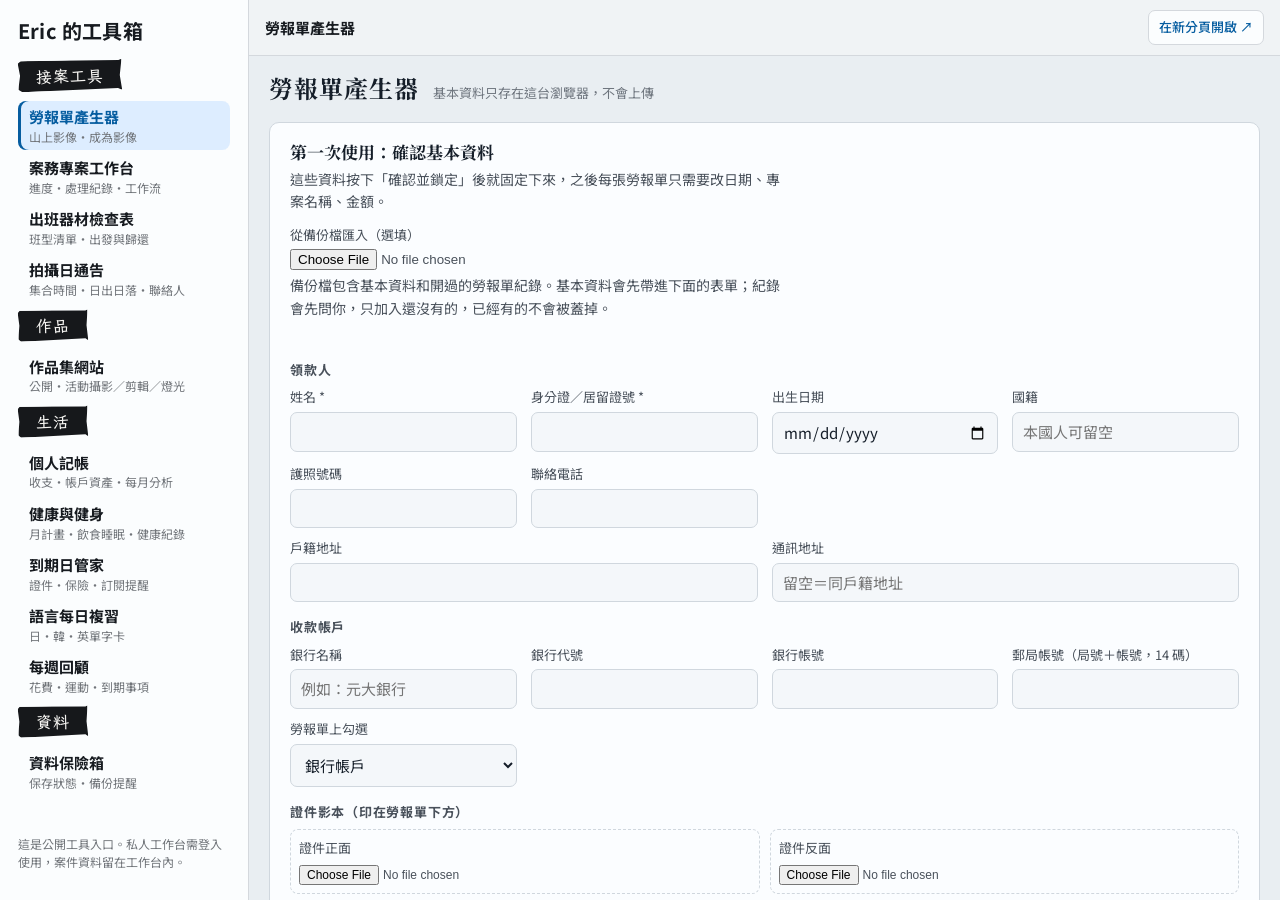
<file: index.html>
<!doctype html>
<html lang="zh-Hant">
<head>
<meta charset="utf-8">
<meta name="viewport" content="width=device-width,initial-scale=1,viewport-fit=cover">
<meta name="robots" content="noindex, nofollow">
<meta name="referrer" content="no-referrer">
<title>Eric 的工具箱</title>
<link rel="icon" href="data:,">
<link rel="preconnect" href="https://fonts.googleapis.com"><link rel="preconnect" href="https://fonts.gstatic.com" crossorigin>
<link rel="stylesheet" href="https://fonts.googleapis.com/css2?family=LXGW+WenKai+TC:wght@700&family=Noto+Sans+TC:wght@400;500;700&family=IBM+Plex+Mono:wght@500&display=swap">
<style>
/* 版面：左側固定選單（膠帶分類標題＋工具清單），右側整塊顯示選到的工具（同網址的 iframe）。手機上選單改到頂端橫排 */
:root{
  --bg: oklch(96.2% 0.004 250);
  --side: oklch(99.2% 0.002 250);
  --ink: oklch(22% 0.012 255);
  --ink-2: oklch(42% 0.012 255);
  --ink-3: oklch(56% 0.01 255);
  --rule: oklch(88% 0.008 250);
  --tape: oklch(21% 0.006 255);          /* 大力膠帶：霧黑 */
  --tape-ink: oklch(97% 0.004 90);       /* 膠帶上的白色奇異筆 */
  --accent: oklch(47% 0.13 250);
  --accent-soft: oklch(94% 0.03 250);
  --hand: "LXGW WenKai TC", "Kaiti TC", "DFKai-SB", serif;
  --sans: "Noto Sans TC", "PingFang TC", "Microsoft JhengHei", sans-serif;
  --mono: "IBM Plex Mono", ui-monospace, "SF Mono", Menlo, monospace;
  color-scheme: light;
}
@media (prefers-color-scheme: dark){ :root:not([data-theme="light"]){
  --bg: oklch(18.5% 0.008 255); --side: oklch(22.5% 0.01 255); --ink: oklch(93% 0.005 250); --ink-2: oklch(78% 0.008 250);
  --ink-3: oklch(64% 0.008 250); --rule: oklch(32% 0.01 255); --tape: oklch(12% 0.004 255); --tape-ink: oklch(95% 0.004 90);
  --accent: oklch(74% 0.11 250); --accent-soft: oklch(30% 0.045 250); color-scheme: dark } }
:root[data-theme="dark"]{
  --bg: oklch(18.5% 0.008 255); --side: oklch(22.5% 0.01 255); --ink: oklch(93% 0.005 250); --ink-2: oklch(78% 0.008 250);
  --ink-3: oklch(64% 0.008 250); --rule: oklch(32% 0.01 255); --tape: oklch(12% 0.004 255); --tape-ink: oklch(95% 0.004 90);
  --accent: oklch(74% 0.11 250); --accent-soft: oklch(30% 0.045 250); color-scheme: dark }
*{box-sizing:border-box}
[hidden]{display:none!important}
html,body{height:100%}
html{-webkit-text-size-adjust:100%;text-size-adjust:100%}
body{margin:0;background:var(--bg);color:var(--ink);font:15px/1.6 var(--sans);-webkit-font-smoothing:antialiased;overflow:hidden}
.app{display:grid;grid-template-columns:248px minmax(0,1fr);height:100%}
/* 左側選單 */
aside{background:var(--side);display:flex;flex-direction:column;gap:16px;min-width:0;
  padding-inline:18px;padding-block:calc(18px + env(safe-area-inset-top, 0px)) calc(16px + env(safe-area-inset-bottom, 0px));overflow-y:auto}
.brand{font:700 20px/1.3 var(--sans);margin:0;letter-spacing:.01em}
.group{display:flex;flex-direction:column;gap:10px}
.tape{align-self:flex-start;background:var(--tape);color:var(--tape-ink);font:700 16px/1 var(--hand);letter-spacing:.06em;
  padding:8px 18px 7px;transform:rotate(-1.4deg);
  clip-path:polygon(0 8%,3% 0,97% 4%,100% 0,98% 52%,100% 100%,96% 94%,4% 100%,0 92%,2% 48%)}
nav{display:flex;flex-direction:column;gap:6px}   /* 工具變多：分類之間留一點距離 */
nav ul{list-style:none;margin:0;padding:0;display:flex;flex-direction:column;gap:2px}
.item{display:flex;flex-direction:column;gap:0;width:100%;text-align:left;border:0;background:transparent;color:var(--ink);
  font:inherit;line-height:1.45;padding:5px 11px;min-height:44px;justify-content:center;border-radius:8px;cursor:pointer;transition:background-color .15s ease}   /* 觸控目標至少 44px（任何視窗高度都一樣） */
.item b{font-weight:700;font-size:15px}
.item small{font-size:12px;color:var(--ink-3)}
.item:hover{background:var(--accent-soft)}
.item[aria-current="page"]{background:var(--accent-soft);box-shadow:inset 3px 0 0 var(--accent)}
.item[aria-current="page"] b{color:var(--accent)}
.item:focus-visible,.newtab:focus-visible{outline:2px solid var(--accent);outline-offset:2px}
.foot{margin-top:auto;font-size:12px;color:var(--ink-3);line-height:1.55}
/* 右側工具區 */
main{display:flex;flex-direction:column;min-width:0;min-height:0;border-left:1px solid var(--rule)}   /* 分隔線畫在右側區塊上，選單邊緣的淡出遮罩才不會把它吃掉 */
.bar{display:flex;align-items:center;justify-content:space-between;gap:12px;padding:10px 16px;border-bottom:1px solid var(--rule);
  padding-top:calc(10px + env(safe-area-inset-top, 0px));min-width:0}
.bar h2{margin:0;font:700 15px/1.3 var(--sans);overflow:hidden;text-overflow:ellipsis;white-space:nowrap}
.bar .host{font:500 12px/1.3 var(--mono);color:var(--ink-3);margin-left:10px}
.newtab{flex:none;display:inline-flex;align-items:center;font-size:13px;font-weight:500;color:var(--accent);text-decoration:none;border:1px solid var(--rule);border-radius:7px;padding:6px 10px;background:var(--side)}
.newtab:hover{border-color:var(--accent)}
.stage{position:relative;flex:1;min-height:0}
.stage iframe{position:absolute;inset:0;width:100%;height:100%;border:0;background:var(--bg)}
.launch{height:100%;overflow:auto;display:grid;place-items:center;padding:32px 20px}.launch-card{width:min(100%,560px);padding:32px;border:1px solid var(--rule);border-radius:12px;background:var(--side)}.launch-card .label{font:500 12px/1.4 var(--mono);color:var(--ink-3);letter-spacing:.08em;margin:0 0 14px}.launch-card h3{font:700 24px/1.5 var(--sans);margin:0 0 12px}.launch-card p{font-size:16px;color:var(--ink-2);margin:0 0 22px}.launch-card .launch-button{display:inline-flex;align-items:center;justify-content:center;min-height:44px;padding:10px 18px;background:var(--accent);color:var(--bg);border-radius:7px;text-decoration:none;font-weight:700}.launch-button:focus-visible{outline:3px solid var(--accent);outline-offset:4px}.launch-card .launch-note{font-size:14px;margin:18px 0 0;color:var(--ink-3)}
.empty{position:absolute;inset:0;display:flex;align-items:center;justify-content:center;color:var(--ink-3);font-size:14px}
/* 備份提醒條：大力膠帶底、白色奇異筆字，跟選單的分類標籤同一種語言 */
.vbanner{display:flex;flex-wrap:wrap;align-items:center;gap:6px 14px;padding:9px 16px;background:var(--tape);color:var(--tape-ink)}
.vbanner p{margin:0;flex:1 1 220px;min-width:0;font:700 15px/1.5 var(--hand);letter-spacing:.04em}
.vbanner button{font:inherit;cursor:pointer;min-height:44px}
.vb-open{background:var(--tape-ink);color:var(--tape);border:0;border-radius:6px;padding:8px 16px;font:700 14px/1.3 var(--sans)}
.vb-open:hover{filter:brightness(.9)}
.vb-skip{background:transparent;color:var(--tape-ink);border:0;padding:8px 6px;font:500 13px/1.3 var(--sans);text-decoration:underline;text-underline-offset:3px;opacity:.85}
.vb-skip:hover{opacity:1}
.vb-open:focus-visible,.vb-skip:focus-visible{outline:2px solid var(--tape-ink);outline-offset:2px}
/* 桌機：選單比視窗高時，在還有東西的那一側淡出，提示「可以往下／往上捲」；捲到底就不淡出，頁尾那行才看得完整。fade-t／fade-b 由底下的 updateFade() 開關 */
@media (min-width:761px){
  aside.fade-b{-webkit-mask-image:linear-gradient(to bottom,#000 calc(100% - 44px),transparent 100%);mask-image:linear-gradient(to bottom,#000 calc(100% - 44px),transparent 100%)}
  aside.fade-t{-webkit-mask-image:linear-gradient(to bottom,transparent 0,#000 44px);mask-image:linear-gradient(to bottom,transparent 0,#000 44px)}
  aside.fade-t.fade-b{-webkit-mask-image:linear-gradient(to bottom,transparent 0,#000 44px,#000 calc(100% - 44px),transparent 100%);mask-image:linear-gradient(to bottom,transparent 0,#000 44px,#000 calc(100% - 44px),transparent 100%)}
}
/* 視窗不高（筆電）：先收掉每個工具底下那行說明，讓選單盡量放得進一屏；項目本身永遠不低於 44px（上面的 min-height），
   再矮就讓選單捲動，底部淡出提示「還有」，不再把項目壓扁 */
@media (min-width:761px) and (max-height:880px){
  .item small{display:none}
  .item{padding-block:6px}
}
/* 手機：選單改到頂端橫排 */
@media (max-width:760px){
  .app{grid-template-columns:minmax(0,1fr);grid-template-rows:auto minmax(0,1fr)}
  aside{flex-direction:row;align-items:center;gap:12px;overflow-x:auto;overflow-y:hidden;
    padding-inline:18px 44px;padding-block:calc(10px + env(safe-area-inset-top, 0px)) 10px;
    /* 11 個項目排不下一屏：左右兩端用淡出提示「還能滑」。右邊多留 44px 空白（淡出 36px＋焦點框 4px 以上），滑到底最後一項連焦點框都不會被淡出蓋住 */
    -webkit-mask-image:linear-gradient(to right,transparent 0,#000 18px,#000 calc(100% - 36px),transparent 100%);
    mask-image:linear-gradient(to right,transparent 0,#000 18px,#000 calc(100% - 36px),transparent 100%)}
  main{border-left:0;border-top:1px solid var(--rule)}   /* 手機的分隔線畫在上緣 */
  .brand{font-size:16px;white-space:nowrap}
  .group{flex-direction:row;align-items:center;gap:8px;flex:none}
  .tape{flex:none;white-space:nowrap}   /* 分類變多時橫排會擠，膠帶標籤不能被壓成直排 */
  nav{flex-direction:row;align-items:center;gap:16px;flex:none}   /* 各組分類排在同一列，整列左右滑 */
  .tape{font-size:13px;padding:6px 12px 5px}
  nav ul{flex-direction:row}
  .item{padding:6px 10px;white-space:nowrap;min-height:44px;justify-content:center}   /* 觸控目標至少 44px */
  .item small,.foot{display:none}
  .bar{padding-top:10px}
  .newtab{min-height:44px;padding-inline:14px}   /* 觸控目標至少 44px */
  .bar .host{display:none}
}
@media (prefers-reduced-motion:reduce){*{transition:none!important}}
</style>
</head>
<body>
<div class="app">
  <aside>
    <h1 class="brand">Eric 的工具箱</h1>
    <nav aria-label="工具" id="nav"></nav>
    <p class="foot">這是公開工具入口。私人工作台需登入使用，案件資料留在工作台內。</p>
  </aside>
  <main>
    <div class="vbanner" id="vaultBanner" role="status" aria-label="備份提醒" hidden>
      <p id="vaultBannerText"></p>
      <button class="vb-open" id="vaultOpen" type="button">打開資料保險箱</button>
      <button class="vb-skip" id="vaultSkip" type="button">今天不再提醒</button>
    </div>
    <div class="bar"><h2 id="cur">選一個工具</h2><a class="newtab" id="newtab" href="#" target="_blank" rel="noopener noreferrer" hidden>在新分頁開啟 ↗</a></div>
    <div class="stage" id="stage"><p class="empty">從左邊選一個工具</p></div>
  </main>
</div>
<script src="vault/status.js"></script>
<script>
// 工具清單：加網站就在這裡加一筆（同網址底下的工具放子資料夾，資料才不會被瀏覽器分開存）
const TOOLS = [
  // 接案工具
  { id: 'labor-report', group: '接案工具', name: '勞報單產生器', hint: '山上影像・成為影像', src: 'labor-report/' },
  { id: 'project-desk', group: '接案工具', name: '案務專案工作台', hint: '進度・處理紀錄・工作流', src: 'https://studio-project-desk.expertrook16.chatgpt.site/', mode: 'external' },
  { id: 'gear', group: '接案工具', name: '出班器材檢查表', hint: '班型清單・出發與歸還', src: 'gear/' },
  { id: 'callsheet', group: '接案工具', name: '拍攝日通告', hint: '集合時間・日出日落・聯絡人', src: 'callsheet/' },
  // 作品集是另一個倉庫（ericlau1107/portfolio）的 GitHub Pages，但跟工具箱同一個網址，所以可以直接嵌在右側
  { id: 'portfolio', group: '作品', name: '作品集網站', hint: '公開・活動攝影／剪輯／燈光', src: '/portfolio/' },
  // 生活工具：資料都只存在這個瀏覽器；個人帳本是收支、帳戶資產與每月分析
  { id: 'money-report', group: '生活', name: '個人記帳', hint: '收支・帳戶資產・每月分析', src: 'money-report/' },
  { id: 'health-fitness', group: '生活', name: '健康與健身', hint: '月計畫・飲食睡眠・健康紀錄', src: 'health-fitness/' },
  { id: 'expiry', group: '生活', name: '到期日管家', hint: '證件・保險・訂閱提醒', src: 'expiry/' },
  { id: 'study', group: '生活', name: '語言每日複習', hint: '日・韓・英單字卡', src: 'study/' },
  { id: 'weekly', group: '生活', name: '每週回顧', hint: '花費・運動・到期事項', src: 'weekly/' },
  // 資料保險箱：看瀏覽器會不會清掉資料、各工具多久沒備份（只讀各工具留下的備份時間紀錄，不讀工具內容）
  { id: 'vault', group: '資料', name: '資料保險箱', hint: '保存狀態・備份提醒', src: 'vault/' },
];
const $ = id => document.getElementById(id);
const frames = {};
// 選單的「淡出區」：手機是橫排，左 18px、右 36px 會淡掉；桌機選單比視窗高時，上下各 44px 會淡掉。
// 被選中（或鍵盤焦點停到）的項目不能停在淡出區裡，連焦點框（外擴約 4px）也要看得清楚：靠近淡出區或在畫面外，就捲到不淡出的地方；本來就看得清楚就不動（第一次開不會把標題捲掉）。
// 手機捲到正中間（頭尾的項目捲不到中間，頭尾本來就留了空白）；桌機只捲到離上下邊緣 48px 以內不要有它，捲到頭尾時淡出本來就會關掉。
const phoneStrip = window.matchMedia('(max-width:760px)');
const side = document.querySelector('aside');
function updateFade(){
  const tall = !phoneStrip.matches && side.scrollHeight > side.clientHeight + 1;
  side.classList.toggle('fade-b', tall && side.scrollTop + side.clientHeight < side.scrollHeight - 1);
  side.classList.toggle('fade-t', tall && side.scrollTop > 1);
}
function keepClear(on){
  if (!on) return;
  const ar = side.getBoundingClientRect(), r = on.getBoundingClientRect();
  if (phoneStrip.matches) {
    if (r.left - ar.left < 24 || ar.right - r.right < 40) side.scrollLeft += (r.left - ar.left) - (side.clientWidth - r.width) / 2;
  } else if (r.bottom > ar.bottom - 48) {
    side.scrollTop += r.bottom - (ar.bottom - 48);
  } else if (r.top < ar.top + 48) {
    side.scrollTop -= (ar.top + 48) - r.top;
  }
  updateFade();
}
const centerCurrent = () => keepClear(document.querySelector('.item[aria-current]'));
function renderNav(){
  const groups = [...new Set(TOOLS.map(t => t.group))];
  $('nav').innerHTML = groups.map(g => `<div class="group"><span class="tape">${g}</span><ul>${
    TOOLS.filter(t => t.group === g).map(t => `<li><button class="item" type="button" data-id="${t.id}"><b>${t.name}</b><small>${t.hint}</small></button></li>`).join('')
  }</ul></div>`).join('');
}
function select(id){
  const t = TOOLS.find(x => x.id === id) || TOOLS[0];
  if (!t) return;
  document.querySelectorAll('.item').forEach(b => { if (b.dataset.id === t.id) b.setAttribute('aria-current', 'page'); else b.removeAttribute('aria-current'); });
  centerCurrent();
  current = t.id;
  $('cur').textContent = t.name;
  const nt = $('newtab'); nt.href = t.src; nt.hidden = false;
  const stage = $('stage'), empty = stage.querySelector('.empty'); if (empty) empty.remove();
  if (!frames[t.id]){   // 第一次選才載入；切換時保留狀態
    let f;
    if (t.mode === 'external') {
      f = document.createElement('section'); f.className = 'launch';
      const card = document.createElement('div'); card.className = 'launch-card';
      const label = document.createElement('p'); label.className = 'label'; label.textContent = 'PRIVATE WORKSPACE';
      const title = document.createElement('h3'); title.textContent = t.name;
      const description = document.createElement('p'); description.textContent = '追蹤每個專案的進度與下一步，記下每次處理，讓有效的做法成為下一案的工作流程。';
      const link = document.createElement('a'); link.className = 'launch-button'; link.href = t.src; link.target = '_blank'; link.rel = 'noopener noreferrer'; link.textContent = '開啟案務工作台';
      const note = document.createElement('p'); note.className = 'launch-note'; note.textContent = '在新分頁開啟，登入原本的 ChatGPT 帳號即可使用。';
      card.append(label, title, description, link, note); f.appendChild(card);
    } else {
      f = document.createElement('iframe'); f.src = t.src; f.title = t.name; f.loading = 'eager';
    }
    stage.appendChild(f); frames[t.id] = f;
  }
  Object.entries(frames).forEach(([k, f]) => { f.hidden = k !== t.id; });
  if (location.hash.slice(1) !== t.id) history.replaceState(null, '', '#' + t.id);
  document.title = `${t.name}・Eric 的工具箱`;
  refreshBanner();
}
// 備份提醒條：只算「備份紀錄明確寫著有資料」的工具，而且從沒備份、超過 14 天沒備份或備份時間比現在還晚（時間異常），才在右側最上方提醒（今天按過「不再提醒」就不出現，隔天恢復）。
// 沒有紀錄的工具不提醒、也不猜。判斷規則在 vault/status.js（只讀各工具留下的備份時間紀錄；不開任何資料庫、不讀工具內容）。
const SKIP_KEY = 'toolbox.vault.skipDay';
let current = '', bannerSeq = 0;
function today(){ const d = new Date(), p = n => String(n).padStart(2, '0'); return `${d.getFullYear()}-${p(d.getMonth() + 1)}-${p(d.getDate())}`; }
function skippedToday(){ try { return localStorage.getItem(SKIP_KEY) === today(); } catch (e) { return false; } }
function refreshBanner(){
  const box = $('vaultBanner'), V = window.ToolboxVault, seq = ++bannerSeq;
  if (!box) return;
  if (!V || current === 'vault' || skippedToday()) { box.hidden = true; return; }
  V.load().then(rows => {
    if (seq !== bannerSeq) return;   // 有更新的一次檢查在跑，這次作廢
    const n = rows.filter(r => r.needsBackup).length, odd = rows.filter(r => r.clockAnomaly).length;
    if (n) $('vaultBannerText').textContent = `有 ${n} 個工具該備份了（從沒備份，或超過 ${V.STALE_DAYS} 天沒備份）` + (odd ? `，其中 ${odd} 個時間異常` : '');
    box.hidden = !n;
  }, () => { if (seq === bannerSeq) box.hidden = true; });
}
const focusCurrent = () => { const on = document.querySelector('.item[aria-current]'); if (on) on.focus(); };   // 提醒條消失後，鍵盤焦點回到選單，不要掉到頁面最前面
$('vaultOpen').addEventListener('click', () => { select('vault'); focusCurrent(); });
$('vaultSkip').addEventListener('click', () => {
  try { localStorage.setItem(SKIP_KEY, today()); } catch (e) {}
  $('vaultBanner').hidden = true;
  focusCurrent();
});
window.addEventListener('storage', e => { if (!e.key || (window.ToolboxVault && e.key === window.ToolboxVault.KEY)) refreshBanner(); });
document.addEventListener('visibilitychange', () => { if (!document.hidden) refreshBanner(); });
renderNav();
side.addEventListener('scroll', updateFade, {passive: true});
window.addEventListener('resize', updateFade);   // 只更新淡出提示；不重新置中，免得使用者自己滑到一半又被拉回
window.addEventListener('load', () => { centerCurrent(); updateFade(); });   // 字體載入、版面定案之後再對一次
if (document.fonts && document.fonts.ready) document.fonts.ready.then(() => { centerCurrent(); updateFade(); });
// 鍵盤（Tab／Shift+Tab）把焦點移到選單項目：瀏覽器只在項目「完全」看不到時才捲，項目常會卡在淡出區裡。
// 滑鼠／觸控點到的不處理：mousedown 時就捲動，項目會從手指底下跑掉、這一下點擊就落空（點完選單項目本來就會置中）。
let pointerAt = 0;
document.addEventListener('pointerdown', () => { pointerAt = performance.now(); }, true);
document.addEventListener('keydown', () => { pointerAt = 0; }, true);
$('nav').addEventListener('focusin', e => {
  const it = e.target.closest && e.target.closest('.item');
  if (!it || performance.now() - pointerAt < 500) return;
  keepClear(it);
  requestAnimationFrame(() => keepClear(it));   // 瀏覽器自己的「把焦點捲進畫面」若在這之後才動，再補一次
});
$('nav').addEventListener('click', e => { const b = e.target.closest('.item'); if (b) select(b.dataset.id); });
window.addEventListener('hashchange', () => select(location.hash.slice(1)));
select(location.hash.slice(1));
</script>
</body>
</html>
</file>
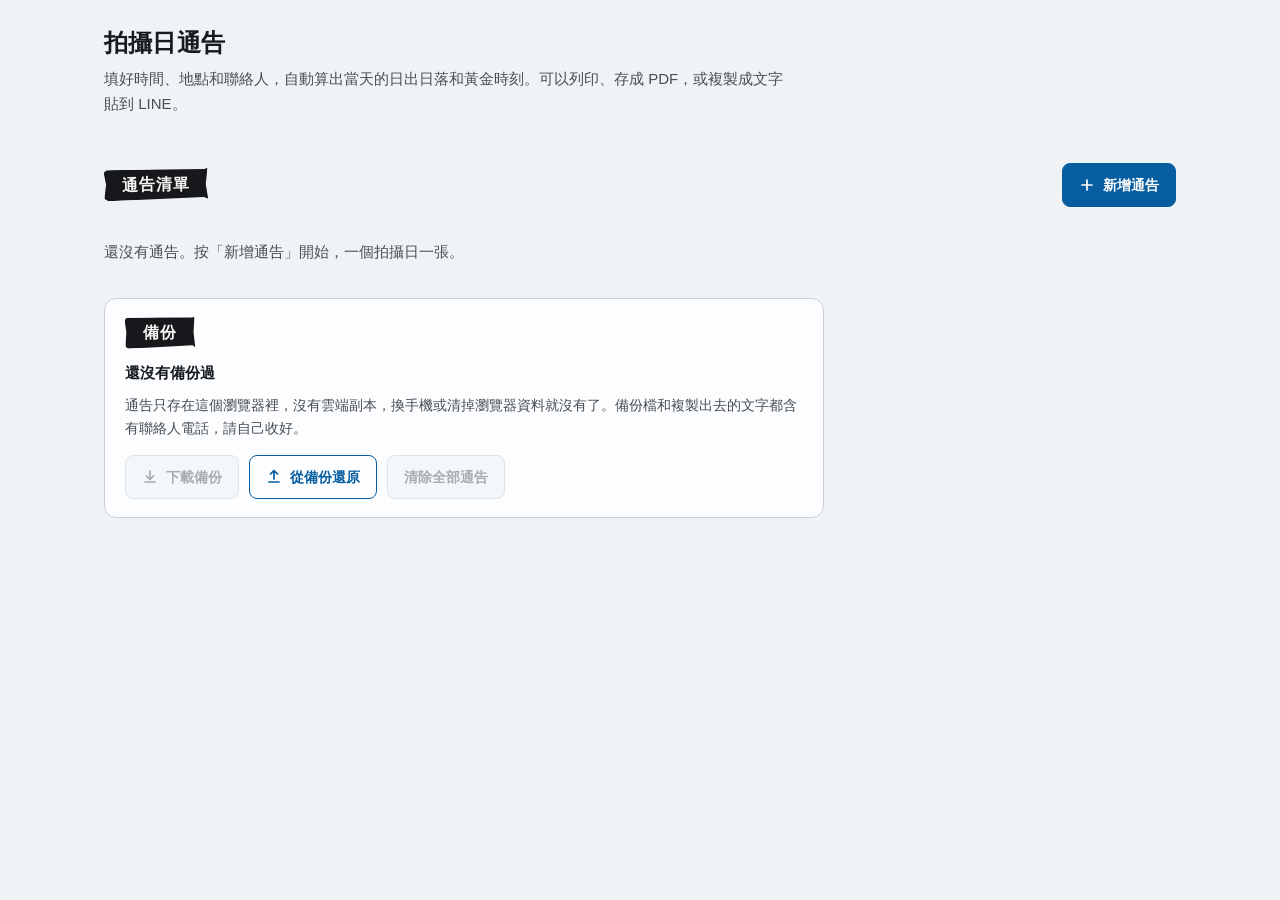
<file: callsheet/index.html>
<!doctype html>
<html lang="zh-Hant">
<head>
<meta charset="utf-8">
<meta name="viewport" content="width=device-width,initial-scale=1">
<meta name="robots" content="noindex">
<meta name="referrer" content="no-referrer">
<meta http-equiv="Content-Security-Policy" content="default-src 'none'; script-src 'self'; style-src 'self' 'unsafe-inline'; img-src 'self' data: blob:; connect-src 'none'; media-src 'none'; base-uri 'none'; form-action 'none'">
<title>拍攝日通告</title>
<link rel="icon" href="data:,">
<link rel="stylesheet" href="style.css">
<script src="data.js" defer></script>
<script src="app.js" defer></script>
</head>
<body>
<div class="wrap">
  <header class="top no-print">
    <h1>拍攝日通告</h1>
    <p class="lede">填好時間、地點和聯絡人，自動算出當天的日出日落和黃金時刻。可以列印、存成 PDF，或複製成文字貼到 LINE。</p>
  </header>

  <!-- 常駐提醒（需要時才顯示） -->
  <div class="notices no-print">
    <div class="stale" id="staleBanner" role="alert" hidden>
      <p>這個分頁的資料已過期（另一個分頁有更新），請重新整理</p>
      <button class="stale-btn" id="staleReload" type="button">重新整理</button>
    </div>
    <p class="notice err" id="nCorrupt" role="alert" hidden>讀取已存的通告時發現資料壞掉了。為了不蓋掉原本的內容，這個分頁不會儲存任何東西。可以從備份檔還原，或清除全部後重新開始。</p>
    <p class="notice err" id="nStorage" role="alert" hidden>這個瀏覽器不允許儲存資料，所以填的內容不會被保留，關掉頁面就沒了。請在做完後用「列印」或「複製文字版」留下來。</p>
    <p class="notice err" id="nSaveFail" role="alert" hidden>儲存失敗，可能是瀏覽器空間不夠。請先按「下載備份」把資料留下來。</p>
  </div>

  <!-- 畫面一：通告清單與備份 -->
  <section id="viewList" aria-labelledby="hList">
    <div class="sect-head">
      <h2 class="tape" id="hList" tabindex="-1">通告清單</h2>
      <button class="btn primary" id="btnNew" type="button" data-lock="edit">
        <svg class="ic" viewBox="0 0 16 16" aria-hidden="true"><path d="M8 3v10M3 8h10"/></svg>新增通告
      </button>
    </div>
    <ul class="sheets" id="sheetList" aria-label="通告清單"></ul>
    <p class="empty" id="listEmpty">還沒有通告。按「新增通告」開始，一個拍攝日一張。</p>

    <section class="card backup" aria-labelledby="hBackup">
      <h2 class="tape" id="hBackup">備份</h2>
      <p class="backup-status" id="backupStatus"></p>
      <p class="note">通告只存在這個瀏覽器裡，沒有雲端副本，換手機或清掉瀏覽器資料就沒有了。備份檔和複製出去的文字都含有聯絡人電話，請自己收好。</p>
      <div class="actions">
        <button class="btn" id="btnBackup" type="button" data-lock="edit">
          <svg class="ic" viewBox="0 0 16 16" aria-hidden="true"><path d="M8 2v8M4.5 7 8 10.5 11.5 7M3 13h10"/></svg>下載備份
        </button>
        <button class="btn" id="btnRestore" type="button" data-lock="replace">
          <svg class="ic" viewBox="0 0 16 16" aria-hidden="true"><path d="M8 10V2M4.5 5 8 1.5 11.5 5M3 13h10"/></svg>從備份還原
        </button>
        <button class="btn danger" id="btnClear" type="button" data-lock="replace">清除全部通告</button>
        <input type="file" id="restoreFile" accept="application/json,.json" hidden>
      </div>
      <p class="msg" id="backupMsg" role="status"></p>
    </section>
  </section>

  <!-- 畫面二：編輯一張通告（左填寫、右預覽；手機改成切換） -->
  <section id="viewEdit" hidden aria-labelledby="hEdit" data-pane="form">
    <h2 class="sr-only" id="hEdit" tabindex="-1">編輯通告</h2>
    <div class="editbar no-print">
      <button class="btn" id="btnBack" type="button">
        <svg class="ic" viewBox="0 0 16 16" aria-hidden="true"><path d="M10 3 5 8l5 5"/></svg>回到清單
      </button>
      <span class="savestate" id="saveState" role="status"></span>
      <span class="spacer"></span>
      <button class="btn" id="btnCopy" type="button">
        <svg class="ic" viewBox="0 0 16 16" aria-hidden="true"><rect x="5.5" y="5.5" width="8" height="8" rx="1.5"/><path d="M10.5 3.5v-.5a1 1 0 0 0-1-1H3.5a1 1 0 0 0-1 1v6a1 1 0 0 0 1 1h.5"/></svg>複製文字版
      </button>
      <button class="btn primary" id="btnPrint" type="button">
        <svg class="ic" viewBox="0 0 16 16" aria-hidden="true"><path d="M4.5 6V2.5h7V6M4.5 11.5h-2v-5h11v5h-2M4.5 9.5h7v4h-7z"/></svg>列印／存成 PDF
      </button>
    </div>
    <p class="note no-print" id="printHint" hidden>如果列印出來的是整個工具箱，請按工具箱右上角的「在新分頁開啟」，再從新分頁列印。</p>

    <div class="panes-toggle no-print" role="group" aria-label="切換畫面">
      <button type="button" id="paneForm" aria-pressed="true">填寫</button>
      <button type="button" id="panePreview" aria-pressed="false">預覽</button>
    </div>

    <div class="split">
      <fieldset class="pane-form no-print" id="formWrap">
        <legend class="sr-only">通告內容</legend>

        <fieldset class="group">
          <legend>基本資料</legend>
          <div class="field">
            <label for="f-title">案名</label>
            <input type="text" id="f-title" data-f="title" maxlength="120" autocomplete="off" placeholder="例：品牌形象片 Day 1">
          </div>
          <div class="field">
            <label for="f-date">日期</label>
            <input type="date" id="f-date" data-f="date">
          </div>
          <div class="grid2">
            <div class="field">
              <label for="f-call">集合時間</label>
              <input type="time" id="f-call" data-f="callTime">
            </div>
            <div class="field">
              <label for="f-wrap">預計收工</label>
              <input type="time" id="f-wrap" data-f="wrapTime">
            </div>
          </div>
          <p class="hint" id="wrapHint" hidden>收工時間比集合時間早，通告上會標成「隔日」。</p>
        </fieldset>

        <fieldset class="group">
          <legend>地點與座標</legend>
          <div class="field">
            <label for="f-loc">地點名稱</label>
            <input type="text" id="f-loc" data-f="locName" maxlength="120" autocomplete="off" placeholder="例：板橋車站東側廣場">
          </div>
          <div class="field">
            <label for="f-map">貼上 Google 地圖網址</label>
            <input type="text" id="f-map" autocomplete="off" inputmode="url" spellcheck="false" placeholder="貼上網址，或直接貼「25.0478, 121.5170」" aria-describedby="coordMsg">
            <p class="hint">地圖 App 的「分享」若給短網址（maps.app.goo.gl），要先在瀏覽器打開，再複製網址列裡的完整網址。</p>
          </div>
          <div class="grid2">
            <div class="field">
              <label for="f-lat">緯度</label>
              <input type="text" id="f-lat" data-f="lat" inputmode="decimal" autocomplete="off" spellcheck="false" placeholder="25.0478" aria-describedby="err-lat">
              <p class="fielderr" id="err-lat" hidden></p>
            </div>
            <div class="field">
              <label for="f-lng">經度</label>
              <input type="text" id="f-lng" data-f="lng" inputmode="decimal" autocomplete="off" spellcheck="false" placeholder="121.5170" aria-describedby="err-lng">
              <p class="fielderr" id="err-lng" hidden></p>
            </div>
          </div>
          <div class="presets" role="group" aria-label="快速填入城市座標">
            <span class="presets-label">快速填入</span>
            <span id="presetBtns"></span>
          </div>
          <p class="msg" id="coordMsg" role="status"></p>
          <p class="sunmini" id="sunMini"></p>
          <p class="warn-note far" id="farNote" role="status" hidden></p>
        </fieldset>

        <fieldset class="group">
          <legend>聯絡人</legend>
          <p class="warn-note">姓名和電話只存在這台裝置的瀏覽器裡，不會上傳。但備份檔和「複製文字版」會包含電話，轉傳前請注意。</p>
          <div id="contactList"></div>
          <button class="btn" id="btnAddContact" type="button">
            <svg class="ic" viewBox="0 0 16 16" aria-hidden="true"><path d="M8 3v10M3 8h10"/></svg>新增聯絡人
          </button>
        </fieldset>

        <fieldset class="group">
          <legend>器材</legend>
          <div class="field">
            <label for="f-gear">班型名稱</label>
            <input type="text" id="f-gear" data-f="gearName" maxlength="120" autocomplete="off" placeholder="例：廣告助理班">
          </div>
          <p class="linkline"><a href="../gear/" target="_blank" rel="noopener">開啟器材清單</a><span>在新分頁開啟，對照要帶什麼</span></p>
        </fieldset>

        <fieldset class="group">
          <legend>交通、天氣、吃的</legend>
          <div class="field">
            <label for="f-transport">交通與停車</label>
            <textarea id="f-transport" data-f="transport" rows="3" maxlength="4000" placeholder="例：捷運板橋站 3 號出口，停車場在地下二樓"></textarea>
          </div>
          <div class="field">
            <label for="f-weather">天氣備註</label>
            <textarea id="f-weather" data-f="weather" rows="3" maxlength="4000" placeholder="例：下午可能有雨，帶雨衣和器材防水套"></textarea>
            <p class="linkline"><a href="https://www.cwa.gov.tw/" target="_blank" rel="noopener noreferrer">到中央氣象署看預報</a><span>在新分頁開啟，這個工具不會自己抓天氣</span></p>
          </div>
          <div class="field">
            <label for="f-food">附近吃的</label>
            <textarea id="f-food" data-f="food" rows="3" maxlength="4000" placeholder="例：車站二樓美食街，中午休息一小時"></textarea>
          </div>
          <div class="field">
            <label for="f-notes">其他備註</label>
            <textarea id="f-notes" data-f="notes" rows="3" maxlength="4000" placeholder="例：請穿深色衣服，現場不能開空拍機"></textarea>
          </div>
        </fieldset>
      </fieldset>

      <article class="pane-preview" aria-label="通告預覽">
        <div class="paper" id="paper"></div>
      </article>
    </div>
  </section>
</div>

<p class="toast no-print" id="toast" role="status" aria-live="polite"></p>

<!-- 確認視窗（刪除、還原、清除全部共用） -->
<dialog id="dlg" aria-labelledby="dlgTitle">
  <h2 id="dlgTitle"></h2>
  <div id="dlgBody"></div>
  <div class="dlg-actions">
    <button class="btn" id="dlgCancel" type="button">取消</button>
    <button class="btn primary" id="dlgOk" type="button">確定</button>
  </div>
</dialog>

<!-- 瀏覽器不讓自動複製時，改成讓人自己選取複製 -->
<dialog id="copyDlg" aria-labelledby="copyTitle">
  <h2 id="copyTitle">請自己複製這段文字</h2>
  <p class="note">瀏覽器不讓網頁自動複製。文字已經選好了，長按或按 Cmd／Ctrl＋C 就能複製。</p>
  <textarea id="copyArea" readonly rows="12" aria-label="文字版通告"></textarea>
  <div class="dlg-actions">
    <button class="btn primary" id="copyClose" type="button">關閉</button>
  </div>
</dialog>
</body>
</html>
</file>
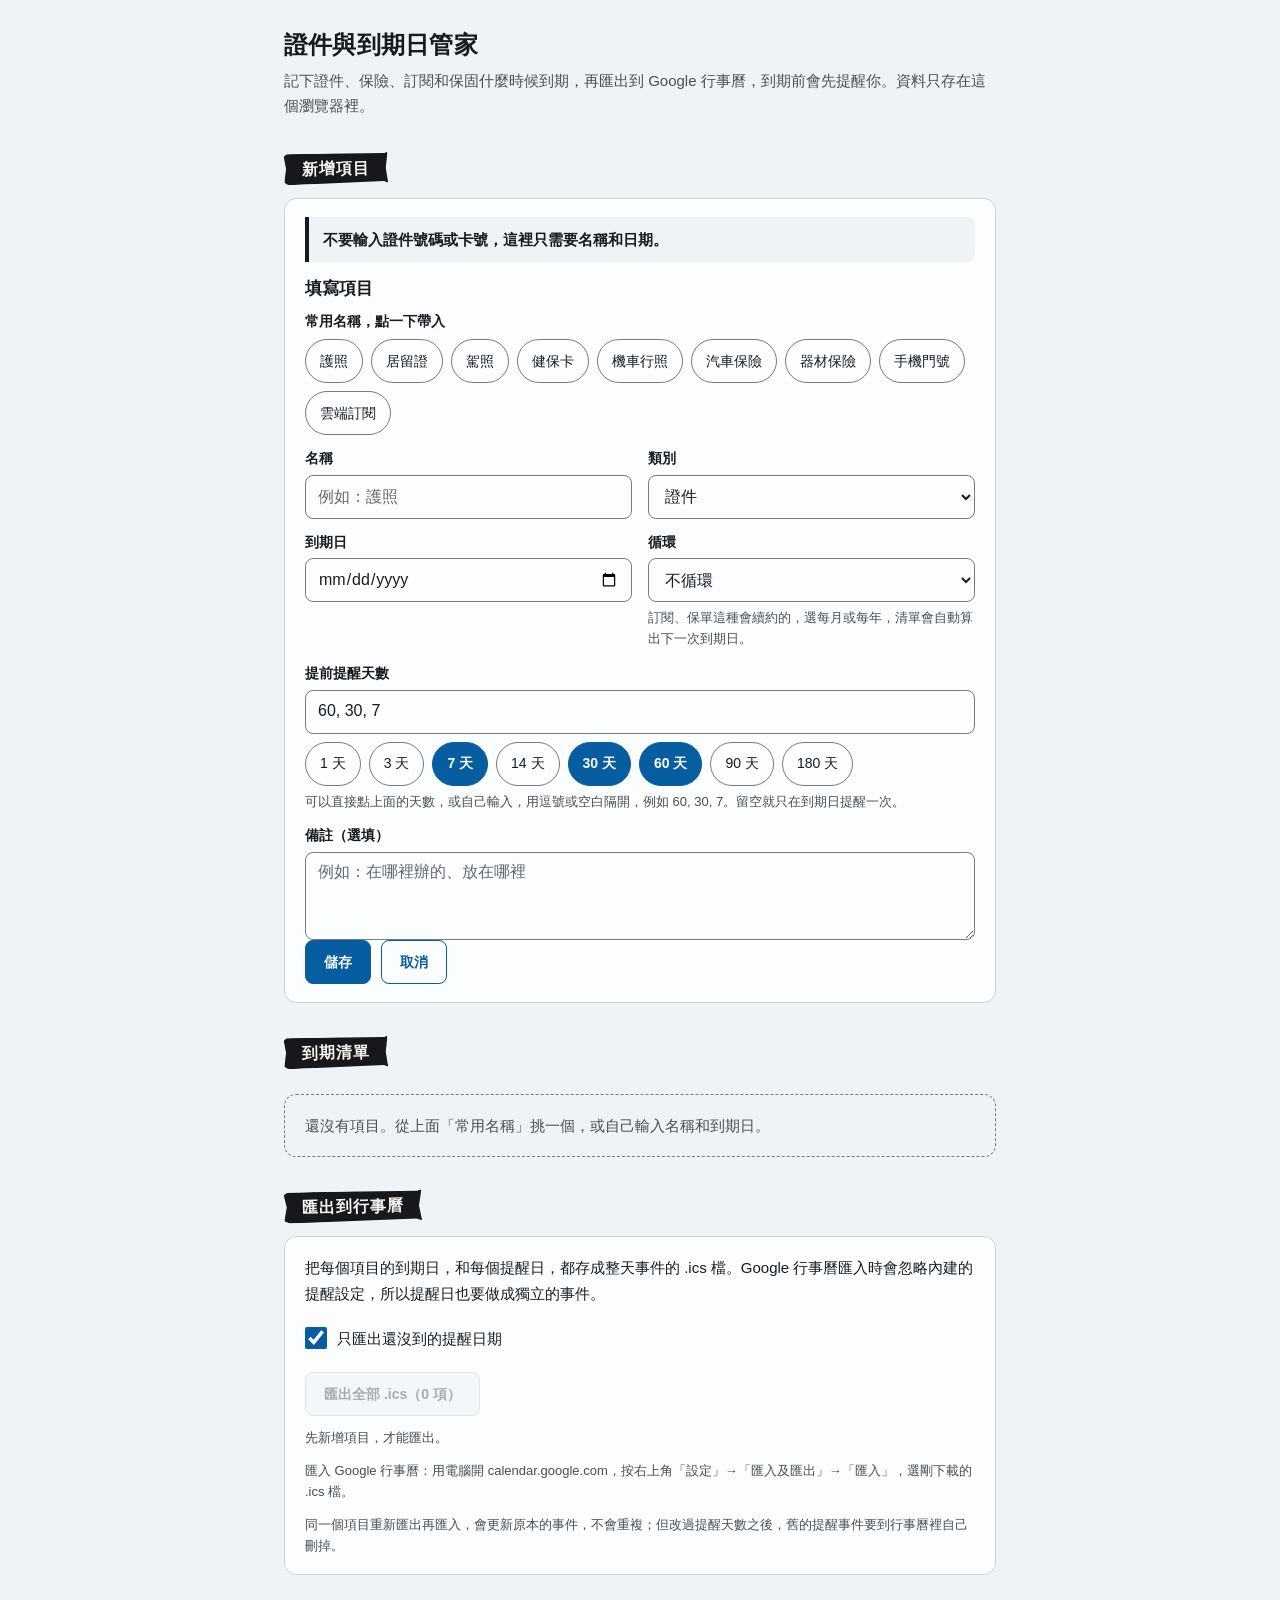
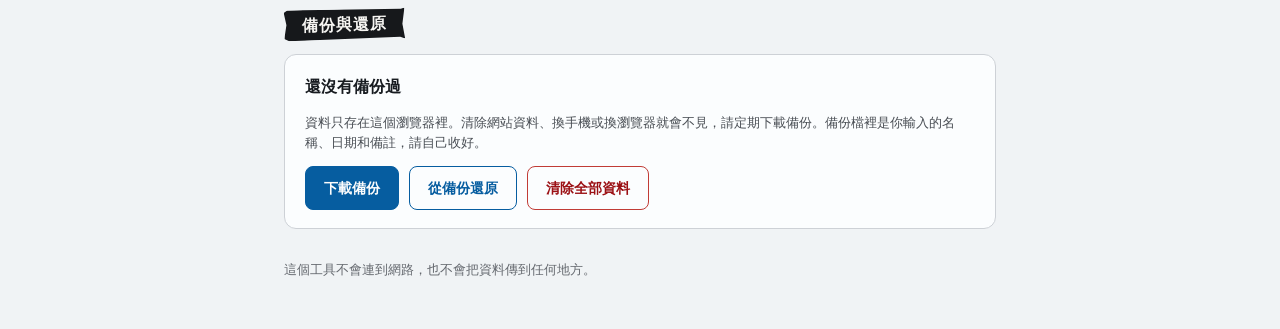
<file: expiry/index.html>
<!doctype html>
<html lang="zh-Hant">
<head>
<meta charset="utf-8">
<meta name="viewport" content="width=device-width,initial-scale=1">
<meta name="robots" content="noindex">
<meta name="referrer" content="no-referrer">
<meta http-equiv="Content-Security-Policy" content="default-src 'none'; script-src 'self'; style-src 'self' 'unsafe-inline'; img-src 'self' data: blob:; connect-src 'none'; media-src 'none'; base-uri 'none'; form-action 'none'">
<title>證件與到期日管家</title>
<link rel="icon" href="data:,">
<link rel="stylesheet" href="style.css">
<script src="data.js" defer></script>
<script src="app.js" defer></script>
</head>
<body>
<main class="wrap" id="main">
  <header>
    <h1>證件與到期日管家</h1>
    <p class="lede">記下證件、保險、訂閱和保固什麼時候到期，再匯出到 Google 行事曆，到期前會先提醒你。資料只存在這個瀏覽器裡。</p>
  </header>

  <div class="notices" id="notices">
    <div class="banner banner-stale" id="staleBanner" role="alert" hidden>
      <p>這個分頁的資料已過期（另一個分頁有更新），請重新整理</p>
      <button class="btn" id="reloadBtn" type="button">重新整理</button>
    </div>
    <div class="banner" id="noStorage" role="status" hidden>
      <p>這個瀏覽器不讓網頁保存資料，所以你輸入的內容不會被保留，關掉頁面就沒了。可以先用，記得下載備份。</p>
    </div>
    <div class="banner" id="brokenBanner" role="alert" hidden>
      <p>這個瀏覽器裡存的資料讀不出來，為了不蓋掉它，已暫停儲存。你可以在下方「從備份還原」，或「清除全部資料」重新開始。</p>
    </div>
    <div class="banner" id="skippedBanner" role="status" hidden>
      <p id="skippedText"></p>
    </div>
  </div>

  <noscript><p class="note">這個頁面需要 JavaScript 才能使用。</p></noscript>

  <section aria-labelledby="h-summary" id="summarySec" hidden>
    <h2 class="sr-only" id="h-summary">到期狀況總覽</h2>
    <ul class="summary" id="summary"></ul>
  </section>

  <section aria-labelledby="h-add">
    <h2 class="tape" id="h-add">新增項目</h2>
    <div class="card" id="addCard">
      <p class="privacy" id="privacyNote">不要輸入證件號碼或卡號，這裡只需要名稱和日期。</p>
      <button class="btn primary" id="openForm" type="button">＋ 新增項目</button>

      <form id="itemForm" novalidate hidden>
        <h3 id="formTitle">填寫項目</h3>
        <div class="quick" id="quickWrap">
          <p class="lbl" id="quickLbl">常用名稱，點一下帶入</p>
          <div class="chips" id="quick" role="group" aria-labelledby="quickLbl"></div>
        </div>
        <div class="grid">
          <div class="field">
            <label for="fName">名稱</label>
            <input id="fName" type="text" maxlength="40" autocomplete="off" placeholder="例如：護照" aria-describedby="eName">
            <p class="err" id="eName" hidden></p>
          </div>
          <div class="field">
            <label for="fCat">類別</label>
            <select id="fCat"></select>
          </div>
          <div class="field">
            <label for="fDate">到期日</label>
            <input id="fDate" type="date" min="2000-01-01" max="2100-12-31" aria-describedby="eDate">
            <p class="err" id="eDate" hidden></p>
          </div>
          <div class="field">
            <label for="fRepeat">循環</label>
            <select id="fRepeat" aria-describedby="hRepeat"></select>
            <p class="hint" id="hRepeat">訂閱、保單這種會續約的，選每月或每年，清單會自動算出下一次到期日。</p>
          </div>
          <div class="field wide">
            <label for="fRem">提前提醒天數</label>
            <input id="fRem" type="text" inputmode="text" enterkeyhint="done" autocomplete="off" autocapitalize="off" spellcheck="false" aria-describedby="hRem eRem">
            <div class="chips" id="remChips" role="group" aria-label="常用提醒天數，點一下加入或取消"></div>
            <p class="hint" id="hRem">可以直接點上面的天數，或自己輸入，用逗號或空白隔開，例如 60, 30, 7。留空就只在到期日提醒一次。</p>
            <p class="err" id="eRem" hidden></p>
          </div>
          <div class="field wide">
            <label for="fNote">備註（選填）</label>
            <textarea id="fNote" rows="2" maxlength="200" placeholder="例如：在哪裡辦的、放在哪裡" aria-describedby="eNote"></textarea>
            <p class="err" id="eNote" hidden></p>
          </div>
        </div>
        <div class="actions">
          <button class="btn primary" id="saveBtn" type="submit">儲存</button>
          <button class="btn" id="cancelBtn" type="button">取消</button>
        </div>
        <p class="err" id="eForm" role="alert" hidden></p>
      </form>
      <p class="msg" id="formMsg" role="status" aria-live="polite"></p>
    </div>
  </section>

  <section aria-labelledby="h-list">
    <h2 class="tape" id="h-list">到期清單</h2>
    <div class="listtools" id="listTools">
      <div class="field search">
        <label for="q">搜尋</label>
        <input id="q" type="search" placeholder="名稱或備註" autocomplete="off">
      </div>
      <div class="filters" id="filters" role="group" aria-label="依類別篩選"></div>
    </div>
    <p class="count" id="count" role="status" aria-live="polite"></p>
    <ul class="rows" id="rows" aria-label="到期清單"></ul>
    <p class="empty" id="empty" hidden></p>
    <p class="msg" id="listMsg" role="status" aria-live="polite"></p>
    <div class="actions undo" id="undoWrap" hidden>
      <button class="btn" id="undoBtn" type="button">復原這次續約</button>
    </div>
  </section>

  <section aria-labelledby="h-export">
    <h2 class="tape" id="h-export">匯出到行事曆</h2>
    <div class="card">
      <p>把每個項目的到期日，和每個提醒日，都存成整天事件的 .ics 檔。Google 行事曆匯入時會忽略內建的提醒設定，所以提醒日也要做成獨立的事件。</p>
      <label class="check" for="futureOnly"><input type="checkbox" id="futureOnly" checked><span>只匯出還沒到的提醒日期</span></label>
      <div class="actions">
        <button class="btn primary" id="exportAll" type="button">匯出全部 .ics</button>
      </div>
      <p class="hint" id="exportInfo"></p>
      <p class="hint">匯入 Google 行事曆：用電腦開 calendar.google.com，按右上角「設定」→「匯入及匯出」→「匯入」，選剛下載的 .ics 檔。</p>
      <p class="hint">同一個項目重新匯出再匯入，會更新原本的事件，不會重複；但改過提醒天數之後，舊的提醒事件要到行事曆裡自己刪掉。</p>
      <p class="msg" id="exportMsg" role="status" aria-live="polite"></p>
    </div>
  </section>

  <section aria-labelledby="h-backup">
    <h2 class="tape" id="h-backup">備份與還原</h2>
    <div class="card">
      <p class="lastbackup" id="backupLine">還沒有備份過</p>
      <p class="hint nudge" id="backupNudge" hidden>建議現在下載一份備份，免得資料不見。</p>
      <p class="hint">資料只存在這個瀏覽器裡。清除網站資料、換手機或換瀏覽器就會不見，請定期下載備份。備份檔裡是你輸入的名稱、日期和備註，請自己收好。</p>
      <div class="actions">
        <button class="btn primary" id="backupBtn" type="button">下載備份</button>
        <button class="btn" id="restoreBtn" type="button">從備份還原</button>
        <button class="btn danger" id="clearBtn" type="button">清除全部資料</button>
      </div>
      <input type="file" id="restoreFile" accept=".json,application/json" hidden>
      <div class="confirm" id="restorePanel" role="group" aria-label="確認還原" hidden></div>
      <div class="confirm" id="clearPanel" role="group" aria-label="確認清除" hidden></div>
      <p class="msg" id="backupMsg" role="status" aria-live="polite"></p>
    </div>
  </section>

  <p class="foot">這個工具不會連到網路，也不會把資料傳到任何地方。</p>
</main>
</body>
</html>
</file>
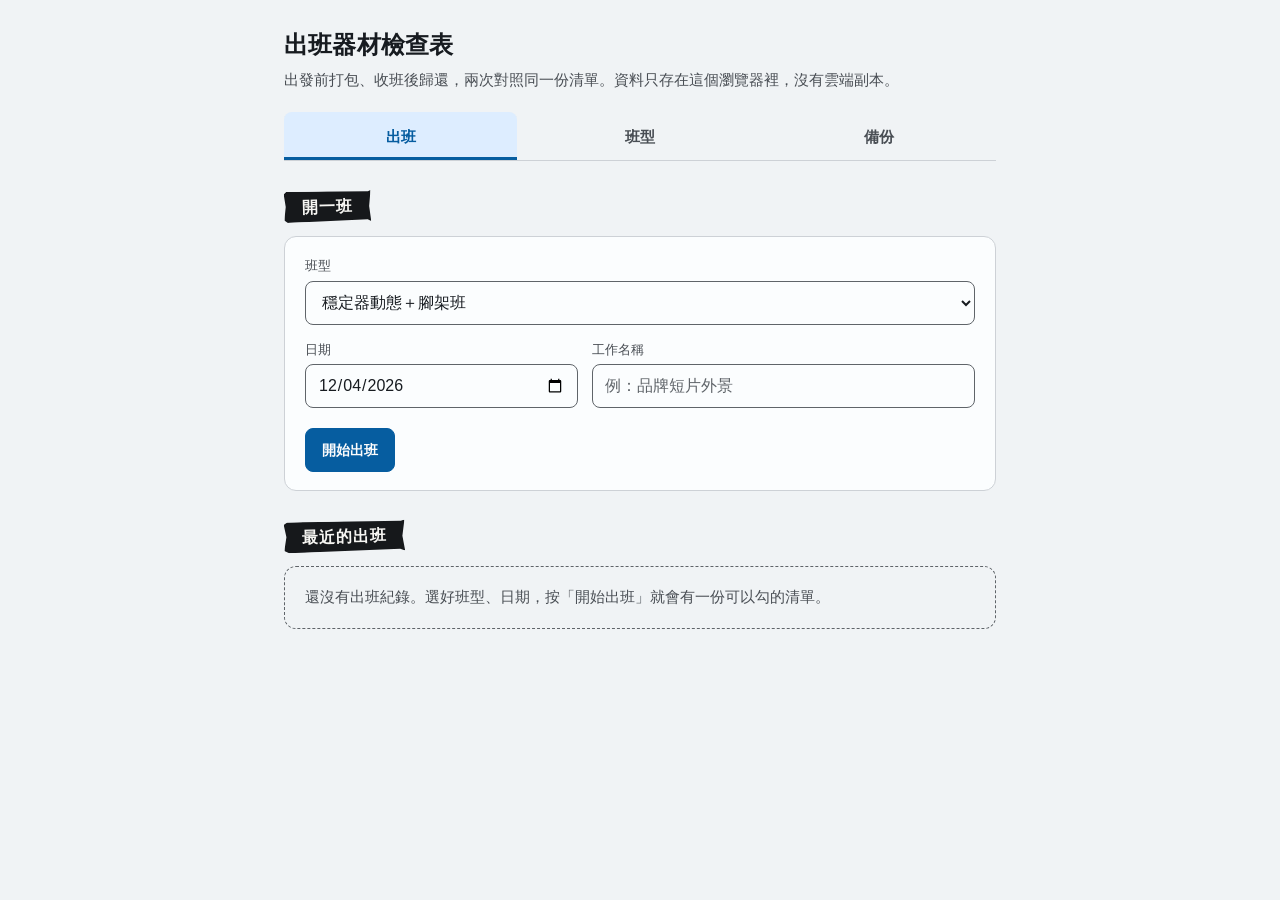
<file: gear/index.html>
<!doctype html>
<html lang="zh-Hant">
<head>
<meta charset="utf-8">
<meta name="viewport" content="width=device-width,initial-scale=1">
<meta name="robots" content="noindex">
<meta name="referrer" content="no-referrer">
<meta http-equiv="Content-Security-Policy" content="default-src 'none'; script-src 'self'; style-src 'self' 'unsafe-inline'; img-src 'self' data: blob:; connect-src 'none'; media-src 'none'; base-uri 'none'; form-action 'none'">
<title>出班器材檢查表</title>
<link rel="icon" href="data:,">
<link rel="stylesheet" href="style.css">
<script src="data.js" defer></script>
<script src="app.js" defer></script>
</head>
<body>
<main class="wrap" id="main">
  <div class="banners" id="banners">
    <div class="banner" id="bnStale" role="alert" hidden>
      <p>這個分頁的資料已過期（另一個分頁有更新），請重新整理</p>
      <button class="btn inv" id="reloadBtn" type="button">重新整理</button>
    </div>
    <div class="banner" id="bnNoStore" role="status" hidden>
      <p>這個瀏覽器不讓網頁存資料（可能是無痕模式，或封鎖了網站資料）。你現在做的修改只會留在這個分頁，關掉就沒了。可以用「備份」頁下載備份檔。</p>
    </div>
    <div class="banner" id="bnCorrupt" role="status" hidden>
      <p>先前存的資料讀不出來，這次先用空白內容開啟。你第一次修改時，原本讀不出來的那份會另存起來，不會直接被蓋掉。</p>
    </div>
  </div>
  <header>
    <h1>出班器材檢查表</h1>
    <p class="lede">出發前打包、收班後歸還，兩次對照同一份清單。資料只存在這個瀏覽器裡，沒有雲端副本。</p>
  </header>
  <nav class="tabs" id="tabs" aria-label="功能">
    <button type="button" data-view="home">出班</button>
    <button type="button" data-view="tpl">班型</button>
    <button type="button" data-view="backup">備份</button>
  </nav>
  <div id="view" tabindex="-1"></div>
  <noscript><p class="note">這個頁面需要啟用 JavaScript 才能使用。</p></noscript>
</main>
<input type="file" id="restoreFile" accept="application/json,.json" hidden>
<div class="toast" id="toast" hidden><span id="toastMsg"></span><button class="btn inv sm" id="toastAct" type="button" hidden></button></div>
<div class="vh" id="live" role="status" aria-live="polite"></div>
</body>
</html>
</file>
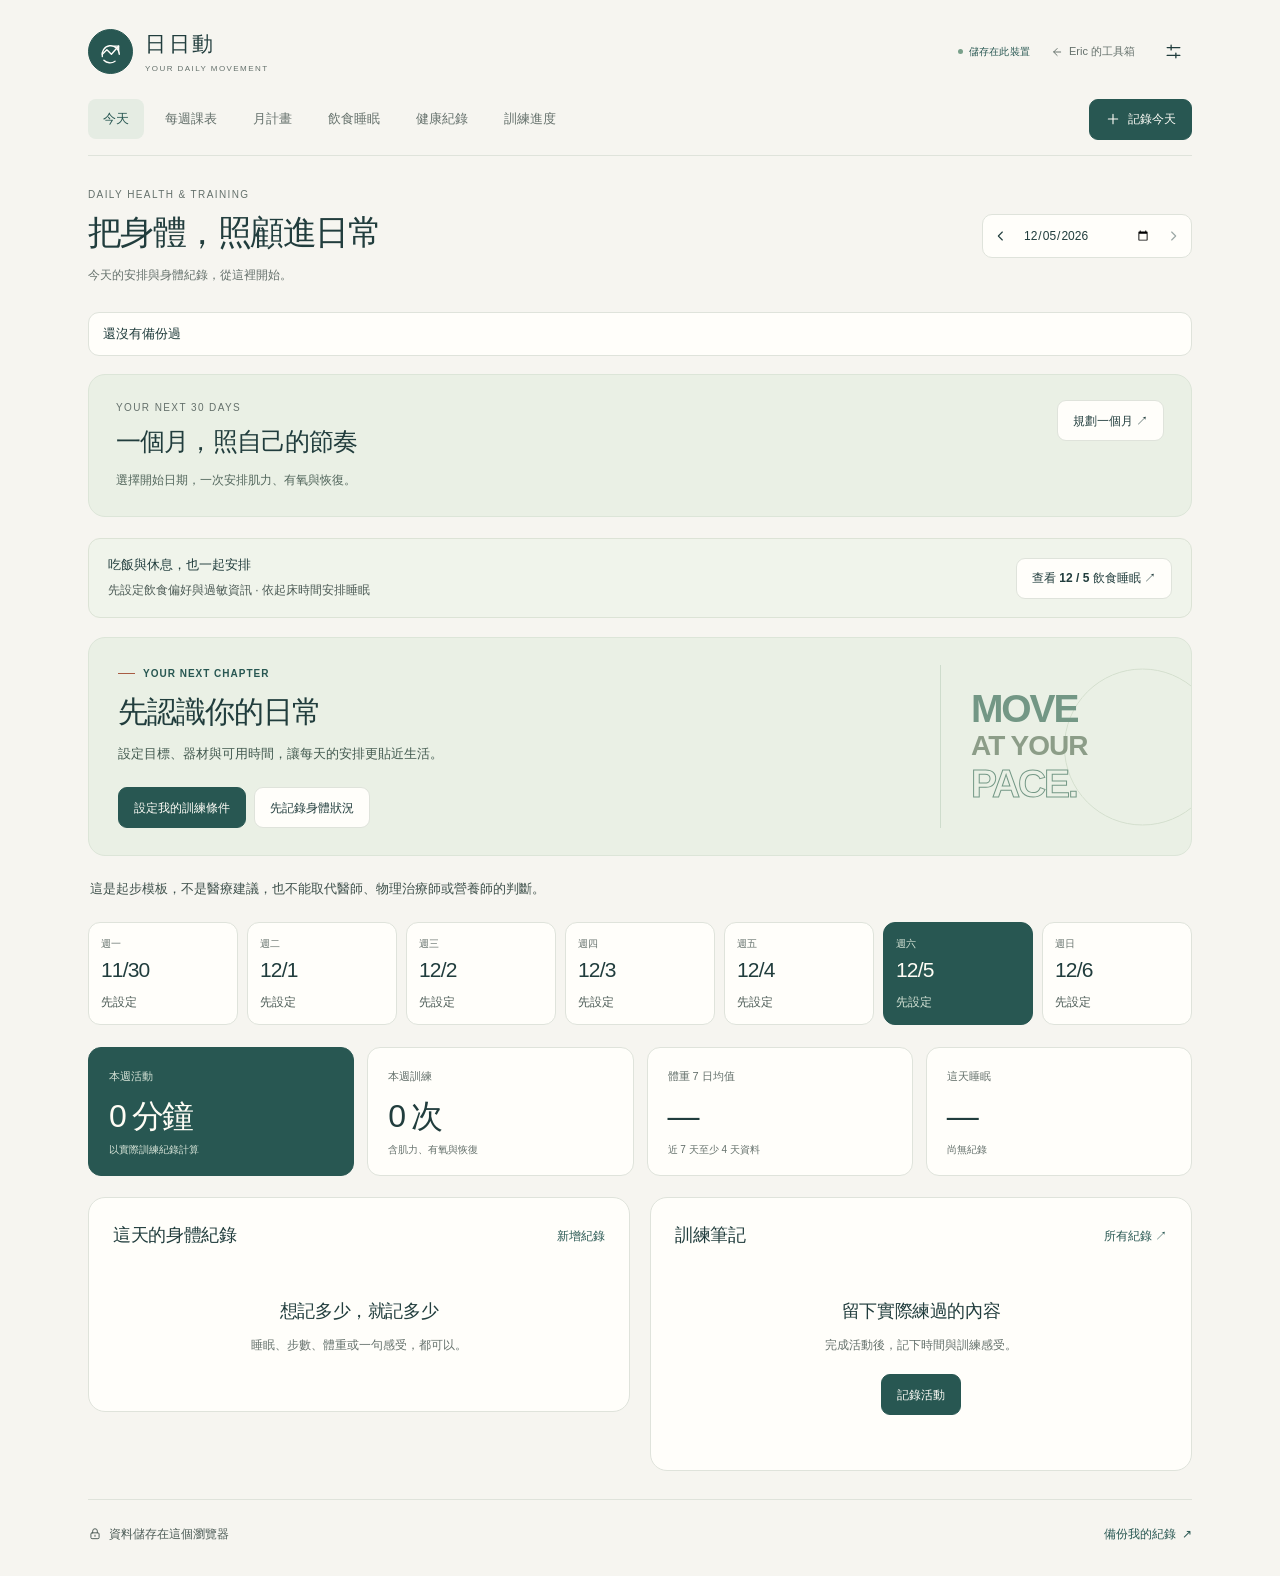
<file: health-fitness/index.html>
<!doctype html>
<html lang="zh-Hant">
<head>
<meta charset="utf-8">
<meta name="viewport" content="width=device-width,initial-scale=1,viewport-fit=cover">
<meta name="robots" content="noindex,nofollow">
<meta name="referrer" content="no-referrer">
<meta name="theme-color" content="#f6f5f0">
<link rel="icon" href="data:,">
<meta http-equiv="Content-Security-Policy" content="default-src 'none'; script-src 'sha256-v6f2X0Wb4hBsmm5RIIQQJfqqV9FUUmE3MgbuT2D61/4='; style-src 'unsafe-inline'; img-src data:; connect-src 'none'; base-uri 'none'; form-action 'none'">
<title>日日動 · 健康紀錄與每日健身規劃</title>
<style>
:root {
  --bg: #f6f5f0;
  --paper: #fffefa;
  --ink: #213d3d;
  --muted: #65716c;
  --muted-strong: #4b5a55;
  --line: #dfe3db;
  --green: #285752;
  --teal: #285752;
  --soft: #edf2eb;
  --terracotta: #a85c43;
  --warm: #f5e9df;
  --red: #9d4536;
  --radius: 17px;
  color-scheme: light;
  font-family: -apple-system, BlinkMacSystemFont, "PingFang TC", "Microsoft JhengHei", sans-serif;
  font-synthesis: none;
}

* { box-sizing: border-box; }
html { -webkit-text-size-adjust: 100%; scroll-padding-top: 20px; }
body { margin: 0; background: var(--bg); color: var(--ink); font-size: 14px; line-height: 1.7; }
button, input, select, textarea { font: inherit; color: inherit; }
button, a, input, select, textarea { -webkit-tap-highlight-color: transparent; }
button, a { touch-action: manipulation; }
button { cursor: pointer; }
button:disabled { cursor: not-allowed; opacity: .45; }
a { color: inherit; text-decoration: none; }
button:focus-visible, a:focus-visible, input:focus-visible, select:focus-visible, textarea:focus-visible, summary:focus-visible { outline: 3px solid #91b4a3; outline-offset: 3px; }
h1, h2, h3, p { margin: 0; }
h1 { font-size: clamp(27px, 3vw, 34px); font-weight: 600; letter-spacing: -.045em; line-height: 1.35; }
h2 { font-size: 18px; font-weight: 600; line-height: 1.5; letter-spacing: -.02em; }
h3 { font-size: 14px; font-weight: 600; line-height: 1.6; }
small { font-size: 11px; }
svg { fill: none; stroke: currentColor; stroke-width: 1.65; stroke-linecap: round; stroke-linejoin: round; flex-shrink: 0; }
[hidden] { display: none !important; }
.sr-only, .skip-link:not(:focus) { position: absolute; width: 1px; height: 1px; padding: 0; margin: -1px; overflow: hidden; clip: rect(0, 0, 0, 0); white-space: nowrap; border: 0; }
.skip-link:focus { position: fixed; left: 12px; top: 12px; z-index: 200; border-radius: 8px; padding: 10px 14px; color: var(--ink); background: var(--paper); }
.app-shell { max-width: 1180px; margin: 0 auto; padding: 0 38px; }
.app-header { display: flex; align-items: center; justify-content: space-between; gap: 22px; padding: 29px 0 24px; }
.brand { display: inline-flex; align-items: center; gap: 12px; flex-shrink: 0; }
.brand-mark { width: 45px; height: 45px; display: grid; place-items: center; border: 1px solid var(--green); border-radius: 50%; background: var(--green); color: var(--paper); }
.brand-mark svg { stroke-width: 1.5; }
.brand-name { font-size: 21px; font-weight: 600; letter-spacing: .12em; line-height: 1.45; }
.brand small { display: block; margin-top: 4px; color: var(--muted); font-size: 8px; font-weight: 500; letter-spacing: .18em; line-height: 1.4; }
.header-tools { display: flex; align-items: center; gap: 19px; }
.local-badge { display: inline-flex; align-items: center; gap: 6px; color: var(--green); font-size: 10px; letter-spacing: .025em; white-space: nowrap; }
.local-badge::before { width: 5px; height: 5px; content: ""; border-radius: 50%; background: #79a08a; }
.back-link { display: inline-flex; align-items: center; gap: 6px; color: var(--muted); font-size: 11px; white-space: nowrap; }
.back-link:hover { color: var(--green); }
.icon-button { display: inline-grid; place-items: center; min-width: 38px; min-height: 38px; padding: 6px; border: 0; border-radius: 9px; background: transparent; font-size: 22px; line-height: 1; }
.icon-button:hover { background: #e9eee5; }
.icon-button:active { transform: translateY(1px); }
.navigation { display: flex; align-items: center; justify-content: space-between; gap: 16px; border-bottom: 1px solid var(--line); padding-bottom: 15px; }
.navigation nav { display: flex; align-items: center; gap: 6px; min-width: 0; }
.nav-button { display: inline-flex; align-items: center; justify-content: center; gap: 7px; min-height: 40px; padding: 8px 15px; border: 0; border-radius: 8px; background: transparent; color: var(--muted); font-size: 13px; white-space: nowrap; }
.nav-button:hover { color: var(--green); background: #edf0e8; }
.nav-button[aria-current="page"], .nav-button.active { color: var(--green); background: #e5ece3; font-weight: 600; }
.nav-button svg { width: 16px; height: 16px; }
.button { display: inline-flex; align-items: center; justify-content: center; gap: 7px; max-width: 100%; min-height: 41px; padding: 9px 15px; border: 1px solid var(--line); border-radius: 9px; background: var(--paper); font-size: 12px; font-weight: 550; line-height: 1.5; text-align: center; }
.button:hover { background: #f0f3eb; border-color: #c8d4c8; }
.button:active { transform: translateY(1px); }
.button.primary { border-color: var(--green); background: var(--green); color: #fffef8; }
.button.primary:hover { background: #1d4542; border-color: #1d4542; }
.button.small { min-height: 33px; padding: 6px 11px; font-size: 11px; }
.button.danger { border-color: #e4c6ba; color: var(--red); background: #fff7f1; }
.quick-add { flex-shrink: 0; white-space: nowrap; }
.text-button { display: inline-flex; align-items: center; gap: 6px; border: 0; padding: 4px 0; background: transparent; color: var(--green); font-size: 12px; text-align: left; line-height: 1.5; }
.text-button:hover { text-decoration: underline; text-underline-offset: 3px; }
.text-button.danger { color: var(--red); }
.page-heading { display: flex; align-items: center; justify-content: space-between; gap: 22px; padding: 31px 0 26px; }
.page-heading-copy { min-width: 0; }
.eyebrow { margin-bottom: 7px; color: var(--muted); font-size: 10px; font-weight: 500; letter-spacing: .14em; line-height: 1.6; }
.muted { color: var(--muted); font-size: 12px; line-height: 1.8; }
.page-heading .muted { margin-top: 9px; }
.date-control { display: flex; align-items: center; gap: 0; flex-shrink: 0; padding: 3px; border: 1px solid var(--line); border-radius: 10px; background: var(--paper); }
.date-control label { display: block; min-width: 0; }
.date-control input { width: 142px; min-height: 36px; padding: 5px 7px; border: 0; background: transparent; color: var(--ink); font-size: 12px; font-variant-numeric: tabular-nums; }
.date-control .icon-button { min-width: 30px; min-height: 36px; }
main { min-width: 0; }
main:focus { outline: none; }
.stats { display: grid; grid-template-columns: repeat(4, minmax(0, 1fr)); gap: 13px; margin-bottom: 21px; }
.stat { min-width: 0; padding: 19px 20px 17px; border: 1px solid var(--line); border-radius: 13px; background: var(--paper); }
.stat .label { display: flex; align-items: center; gap: 7px; color: var(--muted); font-size: 11px; }
.stat .label svg { width: 15px; height: 15px; }
.stat .value { display: block; margin: 9px 0 4px; font-size: clamp(24px, 2.9vw, 32px); font-weight: 500; font-variant-numeric: tabular-nums; letter-spacing: -.055em; line-height: 1.35; overflow-wrap: anywhere; }
.stat .value small { margin-left: 5px; color: var(--muted); font-size: 11px; font-weight: 400; letter-spacing: 0; }
.stat .caption { color: var(--muted); font-size: 10px; line-height: 1.6; }
.stat.accent { background: var(--green); border-color: var(--green); color: #fffdf5; }
.stat.accent .label, .stat.accent .caption, .stat.accent .value small { color: #d6e3d7; }
.hero { position: relative; display: flex; align-items: center; justify-content: space-between; gap: 26px; min-width: 0; margin-bottom: 21px; padding: 27px 29px; border: 1px solid #dce5d8; border-radius: var(--radius); background: #eaf0e5; overflow: hidden; }
.hero-copy { position: relative; min-width: 0; max-width: 650px; }
.hero-label { display: flex; align-items: center; gap: 8px; color: var(--green); font-size: 10px; font-weight: 550; letter-spacing: .1em; }
.hero-label::before { content: ""; width: 17px; height: 1px; background: var(--terracotta); }
.hero-title { margin: 9px 0 9px; font-size: clamp(23px, 2.7vw, 30px); font-weight: 550; letter-spacing: -.035em; line-height: 1.4; }
.hero-copy > p:not(.hero-label) { color: #435a50; font-size: 13px; line-height: 1.85; }
.hero-meta { display: flex; flex-wrap: wrap; gap: 7px 18px; margin-top: 15px; color: #435a50; font-size: 12px; }
.hero-meta span { display: inline-flex; align-items: center; gap: 6px; }
.hero-meta svg { width: 14px; height: 14px; }
.hero-actions { display: flex; align-items: center; flex-wrap: wrap; gap: 8px; position: relative; flex-shrink: 0; }
.hero-copy .hero-actions { margin-top: 21px; }
.hero-art { position: relative; display: flex; flex-direction: column; justify-content: center; gap: 1px; flex: 0 0 222px; align-self: stretch; min-height: 150px; padding: 7px 0 7px 30px; border-left: 1px solid #cedccc; color: #739785; font-size: 39px; font-weight: 650; letter-spacing: -.055em; line-height: 1.1; user-select: none; }
.hero-art::before { content: ""; position: absolute; width: 155px; height: 155px; border: 1px solid #d4dfce; border-radius: 50%; top: 50%; right: -59px; transform: translateY(-50%); pointer-events: none; }
.hero-art span { position: relative; }
.hero-art span:nth-child(2) { color: #8c9d88; font-size: 28px; letter-spacing: -.035em; }
.hero-art span:last-child { color: transparent; -webkit-text-stroke: 1px #739785; }
.plan-note { margin: -7px 1px 21px; padding-left: 12px; border-left: 2px solid #cbb7a2; }
.phase-tag + .plan-note { margin-top: 8px; }
.panel { min-width: 0; padding: 24px; border: 1px solid var(--line); border-radius: var(--radius); background: var(--paper); }
.panel + .panel { margin-top: 20px; }
.grid-main, .grid-equal { display: grid; gap: 20px; align-items: start; margin-bottom: 20px; }
.grid-main { grid-template-columns: minmax(0, 1.55fr) minmax(280px, 1fr); }
.grid-equal { grid-template-columns: repeat(2, minmax(0, 1fr)); }
.grid-main > .panel + .panel, .grid-equal > .panel + .panel, .settings-grid > .panel + .panel { margin-top: 0; }
.section-head { display: flex; align-items: center; justify-content: space-between; gap: 13px; margin-bottom: 18px; }
.section-head > div { min-width: 0; }
.section-head .muted { margin-top: 5px; }
.section-head .button, .section-head .text-button { flex-shrink: 0; }
.section-head .eyebrow { margin-bottom: 4px; }
.note { color: var(--muted-strong); font-size: 12px; line-height: 1.85; margin-top: 16px; overflow-wrap: anywhere; }
.note a, .muted a, .form-hint a { color: var(--green); text-decoration: underline; text-underline-offset: 3px; }
.week-strip { display: grid; grid-template-columns: repeat(7, minmax(0, 1fr)); gap: 9px; margin-bottom: 22px; }
.day-card { display: flex; flex-direction: column; align-items: flex-start; min-width: 0; min-height: 103px; padding: 13px 12px; border: 1px solid var(--line); border-radius: 12px; color: var(--ink); background: var(--paper); text-align: left; line-height: 1.5; }
button.day-card:hover { border-color: #94b2a4; background: #f1f5ed; }
.day-card.selected, .day-card[aria-pressed="true"] { border-color: var(--green); background: var(--green); color: #fffdf5; }
.day-card > span:first-child { color: var(--muted); font-size: 10px; }
.day-card .day-date { white-space: nowrap; display: block; margin: 3px 0 8px; font-size: 21px; font-weight: 500; font-variant-numeric: tabular-nums; letter-spacing: -.04em; }
.day-card .day-kind { display: block; margin-top: auto; color: var(--muted-strong); font-size: 12px; overflow-wrap: anywhere; }
.day-card { position: relative; }
.day-dot { position: absolute; top: 11px; right: 10px; display: block; width: 5px; height: 5px; border-radius: 50%; background: var(--terracotta); }
.day-card.selected .day-dot, .day-card[aria-pressed="true"] .day-dot { background: #e1bc96; }
.day-card.selected > span:first-child, .day-card.selected .day-kind, .day-card[aria-pressed="true"] > span:first-child, .day-card[aria-pressed="true"] .day-kind { color: #d7e4d7; }
.panel + .week-strip { margin-top: 21px; }
.exercise-list { display: flex; flex-direction: column; }
.exercise { display: grid; grid-template-columns: 30px minmax(0, 1fr) auto; gap: 4px 12px; padding: 17px 0; border-top: 1px solid var(--line); }
.exercise:first-child { padding-top: 3px; border-top: 0; }
.exercise:last-child { padding-bottom: 1px; }
.exercise-number { display: grid; place-items: center; width: 28px; height: 28px; margin-top: 1px; border-radius: 8px; background: var(--soft); color: var(--green); font-size: 10px; font-variant-numeric: tabular-nums; }
.exercise-name { font-size: 13px; font-weight: 550; line-height: 1.7; overflow-wrap: anywhere; }
.exercise-dose { color: var(--green); font-size: 12px; font-weight: 500; font-variant-numeric: tabular-nums; line-height: 1.8; }
.exercise > .exercise-dose { text-align: right; white-space: nowrap; padding-top: 1px; }
.exercise-detail { grid-column: 2 / -1; margin-top: 3px; color: var(--muted-strong); font-size: 12px; line-height: 1.8; overflow-wrap: anywhere; }
.exercise-name + .exercise-dose, .exercise-name + .exercise-detail { margin-top: 3px; }
.exercise > div:not(.exercise-number) { min-width: 0; }
.exercise > .text-button { align-self: start; justify-self: end; margin-top: 1px; font-size: 10px; white-space: nowrap; }
.routine-note { display: grid; grid-template-columns: 30px minmax(0, 1fr); align-items: baseline; gap: 11px; padding: 12px 14px; border-radius: 9px; background: #f1f4ec; color: var(--muted-strong); font-size: 12px; line-height: 1.9; }
.routine-note strong { color: var(--green); font-size: 12px; font-weight: 550; }
.routine-note p { min-width: 0; overflow-wrap: anywhere; }
.routine-note + .exercise-list { margin-top: 19px; }
.exercise-list + .routine-note { margin-top: 20px; }
.tips { display: grid; grid-template-columns: repeat(auto-fit, minmax(min(100%, 250px), 1fr)); gap: 14px; margin-bottom: 20px; }
.tip { min-width: 0; padding: 20px; border: 1px solid #e6ded2; border-radius: 13px; background: #f3eee4; }
.tip h3 { margin-bottom: 8px; }
.tip p { color: var(--muted-strong); font-size: 12px; line-height: 1.85; }
.tip .tip-number { display: block; margin-bottom: 10px; color: var(--terracotta); font-size: 10px; letter-spacing: .1em; font-variant-numeric: tabular-nums; }
.tip.warning { background: #f9eee4; border-color: #e7d6c4; }
.tips > .tip { margin: 0; }
.empty { padding: 31px 24px; text-align: center; }
.empty h2, .empty h3 { font-weight: 550; }
.empty p { max-width: 400px; margin: 9px auto 18px; color: var(--muted); font-size: 12px; line-height: 1.85; }
.empty p:last-child { margin-bottom: 0; }
.empty-symbol { display: grid; place-items: center; width: 46px; height: 46px; margin: 0 auto 14px; border: 1px solid #dae3d6; border-radius: 50%; background: var(--soft); color: var(--green); }
.empty-symbol svg { width: 21px; height: 21px; }
.onboarding { display: flex; align-items: center; justify-content: space-between; gap: 22px; padding: 25px 27px; margin-bottom: 21px; border: 1px solid #e5d9c9; border-radius: var(--radius); background: #f1eadd; }
.onboarding > div { min-width: 0; }
.onboarding p { max-width: 620px; margin-top: 7px; color: #6e7066; font-size: 12px; line-height: 1.85; }
.onboarding .step, .onboarding .eyebrow { margin: 0 0 7px; color: var(--terracotta); font-size: 10px; letter-spacing: .1em; }
.onboarding .button { flex-shrink: 0; }
.record-row { display: grid; grid-template-columns: minmax(85px, .75fr) minmax(0, 2.4fr) auto; align-items: center; gap: 12px; padding: 15px 0; border-top: 1px solid var(--line); }
.record-row:first-child { padding-top: 3px; border-top: 0; }
.record-row:last-child { padding-bottom: 2px; }
.record-date { font-size: 12px; font-weight: 550; font-variant-numeric: tabular-nums; }
.record-date small { display: block; margin-top: 3px; color: var(--muted); font-size: 10px; font-weight: 400; }
.record-values { display: flex; flex-wrap: wrap; gap: 4px 15px; min-width: 0; font-size: 12px; font-variant-numeric: tabular-nums; }
.record-row > div { min-width: 0; overflow-wrap: anywhere; }
.record-values > p, .record-values > small, .record-values > details { flex-basis: 100%; min-width: 0; }
.record-row > .text-button { justify-self: end; white-space: nowrap; font-size: 11px; }
.record-values span { display: inline-flex; align-items: baseline; gap: 5px; }
.record-values small { color: var(--muted); font-size: 10px; }
.record-values strong { font-weight: 550; }
.record-row .note { grid-column: 1 / -1; margin-top: 0; }
.record-row .icon-button { min-width: 32px; min-height: 32px; }
.badge { display: inline-flex; align-items: center; gap: 5px; padding: 3px 8px; border-radius: 5px; background: var(--soft); color: var(--green); font-size: 10px; font-weight: 500; line-height: 1.5; }
.badge.warm { color: #914f39; background: var(--warm); }
.progress-row { display: flex; align-items: center; justify-content: space-between; gap: 16px; padding: 13px 0; border-top: 1px solid var(--line); font-size: 12px; }
.progress-row:first-child { border-top: 0; padding-top: 0; }
.progress-row:last-child { padding-bottom: 0; }
.progress-row strong { font-size: 17px; font-weight: 500; font-variant-numeric: tabular-nums; white-space: nowrap; }
.metric-chart { position: relative; width: 100%; min-width: 0; margin-top: 17px; }
.metric-chart svg { display: block; width: 100%; height: auto; max-height: 255px; overflow: visible; }
svg.metric-chart { display: block; width: 100%; height: 180px; overflow: visible; }
.metric-chart text { font-family: inherit; stroke: none; }
.metric-select { display: flex; align-items: center; gap: 8px; max-width: 100%; }
.metric-select label { color: var(--muted); font-size: 11px; }
.metric-select select { width: auto; max-width: 185px; min-height: 35px; padding-top: 6px; padding-bottom: 6px; font-size: 12px; }
select.metric-select { display: block; width: auto; max-width: 185px; min-height: 35px; padding-top: 6px; padding-bottom: 6px; font-size: 12px; }
.chart-empty { display: flex; flex-direction: column; align-items: center; justify-content: center; gap: 7px; min-height: 155px; margin-top: 15px; padding: 20px; border: 1px dashed #d9e0d2; border-radius: 10px; background: #f8f9f3; color: var(--muted); font-size: 11px; text-align: center; }
.chart-empty strong { color: var(--ink); font-size: 13px; font-weight: 500; }
.chart-labels { display: flex; align-items: center; justify-content: space-between; gap: 8px; margin-top: 10px; color: var(--muted); font-size: 10px; font-variant-numeric: tabular-nums; }
.activity-bars { display: grid; grid-template-columns: repeat(6, minmax(0, 1fr)); gap: 21px; padding: 7px 9px 0; }
.activity-column { display: grid; grid-template-rows: auto 140px auto; gap: 9px; min-width: 0; text-align: center; font-variant-numeric: tabular-nums; }
.activity-column > span { color: var(--ink); font-size: 11px; }
.activity-column > small { color: var(--muted); font-size: 10px; }
.activity-track { display: flex; align-items: flex-end; justify-content: center; width: 100%; min-height: 0; border-bottom: 1px solid var(--line); }
.activity-track i { display: block; width: 54%; max-width: 40px; border-radius: 6px 6px 0 0; background: #81a18b; }
.activity-column:last-child .activity-track i { background: var(--green); }
.pagination { justify-content: center; margin-top: 18px; color: var(--muted); font-size: 11px; }
.month-overview { display: grid; grid-template-columns: minmax(0, 1fr) auto; align-items: start; gap: 19px 24px; min-width: 0; margin-bottom: 21px; padding: 25px 27px; border: 1px solid #dce5d8; border-radius: var(--radius); background: #eaf0e5; }
.month-overview > div { min-width: 0; }
.month-overview > .section-head { grid-column: 1 / -1; margin-bottom: 0; }
.month-overview h2 { font-size: 25px; font-weight: 550; letter-spacing: -.035em; }
.month-overview h2 + p, .month-overview .muted { max-width: 66ch; margin-top: 8px; color: #52665c; font-size: 12px; line-height: 1.85; }
.month-overview > .note, .month-overview > .form-hint { grid-column: 1 / -1; margin: 0; }
.month-range { display: block; margin-top: 8px; color: var(--green); font-size: 12px; font-weight: 500; font-variant-numeric: tabular-nums; line-height: 1.7; overflow-wrap: anywhere; }
.month-actions { display: flex; align-items: center; justify-content: flex-end; flex-wrap: wrap; gap: 8px; min-width: 0; }
.month-actions .button { min-height: 41px; }
.month-actions .text-button { padding: 7px 2px; }
.month-summary { display: grid; grid-template-columns: repeat(auto-fit, minmax(145px, 1fr)); gap: 11px; min-width: 0; margin-bottom: 21px; }
.month-overview > .month-summary { grid-column: 1 / -1; margin-bottom: 0; }
.month-summary .stat { padding: 17px 19px; }
.month-summary .stat .value { margin: 7px 0 4px; font-size: 28px; }
.month-summary .stat .caption { line-height: 1.7; }
.month-phases { display: grid; grid-template-columns: repeat(4, minmax(0, 1fr)); gap: 12px; min-width: 0; margin-bottom: 22px; }
.phase-card { position: relative; min-width: 0; padding: 18px; border: 1px solid var(--line); border-radius: 12px; background: var(--paper); text-align: left; }
.phase-card.current { border-color: #829f89; background: #eef3e9; }
button.phase-card:hover { border-color: #829f89; background: #f0f5ec; }
button.phase-card:active { transform: translateY(1px); }
.phase-number { display: inline-grid; place-items: center; min-width: 26px; height: 26px; padding: 0 5px; border-radius: 7px; background: #edf1e8; color: var(--green); font-size: 11px; font-weight: 550; font-variant-numeric: tabular-nums; }
.phase-card.current .phase-number { background: var(--green); color: #fffdf6; }
.phase-range { display: block; margin-top: 9px; color: var(--muted); font-size: 10px; font-variant-numeric: tabular-nums; line-height: 1.7; overflow-wrap: anywhere; }
.phase-card h3 { margin-top: 7px; color: var(--ink); font-size: 13px; font-weight: 550; }
.phase-focus { margin-top: 7px; color: var(--muted-strong); font-size: 12px; line-height: 1.85; overflow-wrap: anywhere; }
.month-calendar { display: grid; grid-template-columns: repeat(7, minmax(0, 1fr)); gap: 8px; min-width: 0; }
.month-weekday { min-width: 0; padding: 3px 3px 8px; color: var(--muted); font-size: 11px; line-height: 1.5; text-align: center; }
.month-spacer { display: block; min-width: 0; border-radius: 11px; background: #edf0e633; pointer-events: none; }
.month-day { --day-mark: #c4cec0; position: relative; display: flex; flex-direction: column; align-items: flex-start; gap: 5px; min-width: 0; min-height: 110px; padding: 13px 12px 12px; border: 1px solid var(--line); border-radius: 11px; background: var(--paper); box-shadow: inset 0 3px 0 var(--day-mark); color: var(--ink); text-align: left; }
.month-day[data-kind="strength"] { --day-mark: #668d76; background: #eff4e9; }
.month-day[data-kind="cardio"] { --day-mark: #ba8064; background: #f8f0e7; }
.month-day[data-kind="recovery"] { --day-mark: #bdcbbb; background: #fbfcf6; }
.month-day[data-kind="review"] { --day-mark: #be9976; background: #f8f1e6; }
.month-day[data-kind="setup"] { --day-mark: #b7c2b7; background: #f3f5ee; }
.month-day:hover { border-color: #7e9f8c; box-shadow: inset 0 3px 0 var(--day-mark), 0 2px 7px #2857520b; }
.month-day:active { transform: translateY(1px); }
.month-day-number { display: block; max-width: 100%; color: inherit; font-size: 22px; font-weight: 500; font-variant-numeric: tabular-nums; letter-spacing: -.035em; line-height: 1.35; white-space: nowrap; }
.month-day-number small { margin-right: 2px; font-size: 11px; font-weight: 400; letter-spacing: 0; }
.month-day-kind { display: block; max-width: 100%; color: #4e6658; font-size: 12px; font-weight: 500; line-height: 1.6; overflow-wrap: anywhere; }
.month-day-phase { display: block; max-width: 100%; margin-top: auto; color: var(--muted); font-size: 10px; line-height: 1.6; overflow-wrap: anywhere; }
.month-day.is-today .month-day-number { text-decoration: underline; text-decoration-thickness: 1px; text-underline-offset: 4px; }
.month-day.has-session::after { content: ""; position: absolute; top: 12px; right: 9px; width: 5px; height: 5px; border-radius: 50%; background: var(--green); }
.month-day.selected, .month-day[aria-pressed="true"] { --day-mark: #8baa8e; border-color: var(--green); background: var(--green); color: #fffdf5; }
.month-day.selected .month-day-kind, .month-day[aria-pressed="true"] .month-day-kind { color: #f0f4e9; }
.month-day.selected .month-day-phase, .month-day[aria-pressed="true"] .month-day-phase { color: #d6e4d5; }
.month-day.selected.has-session::after, .month-day[aria-pressed="true"].has-session::after { background: #e7c5a0; }
.month-legend { display: flex; align-items: center; flex-wrap: wrap; gap: 9px 17px; margin-top: 17px; color: var(--muted); font-size: 10px; line-height: 1.7; }
.legend-item { display: inline-flex; align-items: center; gap: 6px; }
.legend-item::before { content: ""; flex-shrink: 0; width: 7px; height: 7px; border-radius: 2px; background: #bdcbbb; }
.legend-item[data-kind="strength"]::before { background: #668d76; }
.legend-item[data-kind="cardio"]::before { background: #ba8064; }
.legend-item[data-kind="recovery"]::before { background: #bdcbbb; }
.legend-item[data-kind="review"]::before { background: #be9976; }
.legend-item[data-kind="setup"]::before { background: #b7c2b7; }
.legend-item.has-session::before { width: 5px; height: 5px; border-radius: 50%; background: var(--green); }
.legend-item.is-today::before { width: 8px; height: 5px; border-radius: 0; border-bottom: 1px solid var(--green); background: transparent; }
.phase-tag { display: inline-flex; align-items: center; gap: 6px; max-width: 100%; padding: 4px 8px; border: 1px solid #d9dfd0; border-radius: 6px; background: #f3f5ea; color: #526950; font-size: 10px; font-weight: 500; line-height: 1.6; overflow-wrap: anywhere; }
.hero-copy > .phase-tag { margin-bottom: 8px; }
.month-detail { min-width: 0; margin-top: 23px; scroll-margin-top: 23px; }
.month-detail > .section-head { margin-bottom: 16px; }
.month-detail .hero { margin-bottom: 19px; }
.month-detail > .phase-tag { margin-bottom: 11px; }
.care-intro { display: flex; align-items: center; justify-content: space-between; gap: 24px; min-width: 0; margin-bottom: 21px; padding: 24px 27px; border: 1px solid #dce5d8; border-radius: var(--radius); background: #eaf0e5; }
.care-intro > div { min-width: 0; }
.care-intro h2 { font-size: 24px; font-weight: 550; letter-spacing: -.035em; }
.care-intro h2 + p, .care-intro .muted { max-width: 66ch; margin-top: 8px; color: #52665c; font-size: 12px; line-height: 1.85; }
.care-intro > .button, .care-intro > .button-row { flex-shrink: 0; }
.care-intro .eyebrow { color: #607a67; }
.care-summary { display: flex; align-items: center; justify-content: space-between; flex-wrap: wrap; gap: 12px 20px; min-width: 0; margin: 19px 0; padding: 16px 19px; border: 1px solid #dce3d6; border-radius: 12px; background: #f0f4eb; }
.care-summary > div { min-width: 0; }
.care-summary h3 { color: var(--ink); font-size: 13px; font-weight: 550; }
.care-summary p { max-width: 66ch; margin-top: 4px; color: var(--muted-strong); font-size: 12px; line-height: 1.8; overflow-wrap: anywhere; }
.care-summary .eyebrow { margin: 0 0 5px; color: var(--green); font-size: 9px; }
.care-summary .button, .care-summary .text-button { flex-shrink: 0; }
.care-summary .section-head { width: 100%; margin: 0; }
.care-grid { display: grid; grid-template-columns: minmax(0, 1.15fr) minmax(0, 1fr); align-items: start; gap: 20px; min-width: 0; margin-bottom: 20px; }
.care-grid > .panel + .panel { margin-top: 0; }
.care-grid .section-head { align-items: flex-start; flex-wrap: wrap; gap: 10px; }
.care-grid .section-head .muted { max-width: 54ch; }
.training-nutrition { min-width: 0; margin-bottom: 21px; }
.training-nutrition .section-head { align-items: flex-start; flex-wrap: wrap; gap: 13px 18px; margin-bottom: 14px; }
.training-nutrition h2 { font-size: 20px; font-weight: 550; letter-spacing: -.025em; line-height: 1.5; overflow-wrap: anywhere; }
.training-nutrition .section-head > div { min-width: 0; }
.training-nutrition .muted, .training-nutrition .note, .training-nutrition small, .training-nutrition .eyebrow, .training-nutrition .badge, .training-nutrition .phase-tag { font-size: 12px; }
.training-nutrition .eyebrow { letter-spacing: .065em; }
.training-nutrition .muted, .training-nutrition .note { line-height: 1.85; overflow-wrap: anywhere; }
.training-nutrition > .note:last-child { margin-top: 15px; }
.training-nutrition-meta { display: flex; align-items: center; flex-wrap: wrap; gap: 8px; min-width: 0; margin: 13px 0 0; }
.training-nutrition-meta > span, .training-nutrition-meta > small, .training-nutrition-meta > p { display: inline-flex; align-items: center; flex-wrap: wrap; gap: 4px; max-width: 100%; margin: 0; padding: 5px 9px; border: 1px solid #dce4d5; border-radius: 7px; background: #f1f5eb; color: #50694f; font-size: 12px; line-height: 1.6; overflow-wrap: anywhere; }
.training-nutrition-meta strong { font-weight: 550; }
.training-nutrition-meta small { font-size: 12px; }
.training-focus { margin-top: 15px; padding: 11px 14px; border-left: 2px solid #b98b6f; border-radius: 0 8px 8px 0; background: #f7f2e9; color: #5f6958; font-size: 13px; line-height: 1.85; overflow-wrap: anywhere; }
.training-focus strong { color: var(--ink); font-weight: 550; }
.fuel-timeline { display: grid; grid-template-columns: repeat(3, minmax(0, 1fr)); align-items: stretch; gap: 12px; min-width: 0; margin-top: 20px; }
.fuel-step { display: flex; flex-direction: column; align-items: flex-start; min-width: 0; padding: 18px; border: 1px solid #e0e5d8; border-radius: 12px; background: #f8faf3; }
.fuel-when { display: block; max-width: 100%; color: #63755b; font-size: 12px; font-weight: 500; font-variant-numeric: tabular-nums; line-height: 1.8; white-space: normal; overflow-wrap: anywhere; }
.fuel-when time, .fuel-when span, .fuel-when small { max-width: 100%; font-size: inherit; white-space: normal; overflow-wrap: anywhere; }
.fuel-step h3 { margin-top: 8px; color: var(--ink); font-size: 15px; font-weight: 550; line-height: 1.65; overflow-wrap: anywhere; }
.fuel-items { width: 100%; min-width: 0; margin: 11px 0 0; padding-left: 18px; color: #4f6555; font-size: 13px; line-height: 1.85; }
.fuel-items li { padding-left: 1px; overflow-wrap: anywhere; }
.fuel-items li + li { margin-top: 5px; }
.fuel-items li::marker { color: #91a785; }
.fuel-note { width: 100%; margin-top: 13px; padding-top: 11px; border-top: 1px solid #e0e7d6; color: var(--muted); font-size: 12px; line-height: 1.85; overflow-wrap: anywhere; }
.fuel-step small { font-size: 12px; }
.meal-purpose { display: inline-flex; align-items: center; max-width: 100%; margin-top: 9px; padding: 4px 8px; border: 1px solid #dce5d2; border-radius: 6px; background: #eef4e7; color: #4d6c46; font-size: 12px; font-weight: 400; line-height: 1.7; overflow-wrap: anywhere; }
.meal-purpose small { font-size: inherit; }
.care-summary.compact { gap: 10px 17px; padding: 14px 17px; }
.care-summary .training-nutrition-meta { margin-top: 8px; }
.care-summary .training-focus { margin-top: 8px; padding: 0; border: 0; border-radius: 0; background: transparent; font-size: 12px; }
.care-summary small { font-size: 12px; }
.meal-list { display: grid; grid-template-columns: minmax(0, 1fr); gap: 11px; min-width: 0; margin-top: 17px; }
.meal-card { min-width: 0; padding: 16px 17px; border: 1px solid #e1e6da; border-radius: 11px; background: #fbfcf6; }
.meal-label { display: flex; align-items: center; gap: 7px; margin: 0 0 6px; color: #6b765f; font-size: 10px; font-weight: 500; letter-spacing: .075em; line-height: 1.6; }
.meal-label::before { content: ""; flex-shrink: 0; width: 10px; height: 2px; border-radius: 2px; background: #b48368; }
.meal-card h3 { color: var(--ink); font-size: 14px; font-weight: 550; line-height: 1.7; overflow-wrap: anywhere; }
.meal-items { margin: 10px 0 0; padding-left: 17px; color: #53675a; font-size: 12px; line-height: 1.85; }
.meal-items li { padding-left: 2px; overflow-wrap: anywhere; }
.meal-items li + li { margin-top: 3px; }
.meal-items li::marker { color: #9aae93; font-size: .85em; }
.meal-tip { margin-top: 11px; padding-top: 10px; border-top: 1px solid #e6eadd; color: var(--muted-strong); font-size: 12px; line-height: 1.85; overflow-wrap: anywhere; }
.sleep-timeline { position: relative; display: grid; gap: 0; min-width: 0; margin: 19px 0 0; padding-left: 19px; }
.sleep-timeline::before { content: ""; position: absolute; top: 29px; bottom: 29px; left: 3px; width: 1px; background: #c9d8c5; }
.sleep-event { position: relative; display: grid; grid-template-columns: 103px minmax(0, 1fr); align-items: center; column-gap: 18px; min-width: 0; min-height: 87px; padding: 13px 0; border-bottom: 1px solid var(--line); }
.sleep-event:last-child { border-bottom: 0; }
.sleep-event::before { content: ""; position: absolute; top: 50%; left: -19px; width: 7px; height: 7px; border: 1px solid #88a280; border-radius: 50%; background: var(--paper); transform: translateY(-50%); }
.sleep-event:last-child::before { background: #6e9276; }
.sleep-event > div { min-width: 0; }
.sleep-event .time-date { display: block; color: var(--muted); font-size: 10px; font-variant-numeric: tabular-nums; line-height: 1.7; overflow-wrap: anywhere; }
.sleep-event .time-value { display: block; color: var(--green); font-size: 25px; font-weight: 500; font-variant-numeric: tabular-nums; letter-spacing: -.04em; line-height: 1.4; white-space: nowrap; }
.sleep-event .time-label { color: #526657; font-size: 12px; font-weight: 500; line-height: 1.8; overflow-wrap: anywhere; }
.sleep-event > .time-date { grid-column: 1; grid-row: 1; }
.sleep-event > .time-value { grid-column: 1; grid-row: 2; }
.sleep-event > .time-label { grid-column: 2; grid-row: 1 / 3; }
.care-tips { margin-top: 19px; padding: 14px 16px; border: 1px solid #e0e6d6; border-radius: 10px; background: #f0f4e9; color: var(--muted-strong); font-size: 12px; line-height: 1.9; overflow-wrap: anywhere; }
.care-tips h3 { margin-bottom: 7px; color: var(--green); font-size: 12px; font-weight: 550; }
.care-tips p + p { margin-top: 8px; }
.care-tips ul, .care-tips ol { margin: 0; padding-left: 17px; }
ul.care-tips, ol.care-tips { padding-left: 32px; }
.care-tips li + li { margin-top: 7px; }
.care-tips li::marker { color: #8caa82; }
.care-source-links { display: flex; align-items: center; flex-wrap: wrap; gap: 3px 17px; margin-top: 17px; padding-top: 12px; border-top: 1px solid var(--line); color: var(--muted-strong); font-size: 12px; line-height: 1.7; }
.care-source-links a { display: inline-flex; align-items: center; min-height: 34px; max-width: 100%; color: var(--green); font-size: 12px; text-decoration: underline; text-underline-offset: 3px; overflow-wrap: anywhere; }
.care-source-links a:hover { color: #183f3b; text-decoration-thickness: 2px; }
.care-source-links a:active { opacity: .75; }
.care-log-list { display: grid; gap: 0; min-width: 0; }
.care-log-entry { display: grid; grid-template-columns: minmax(0, 1fr) auto; align-items: start; gap: 8px 17px; min-width: 0; padding: 17px 0; border-top: 1px solid var(--line); }
.care-log-entry:first-child { padding-top: 3px; border-top: 0; }
.care-log-entry:last-child { padding-bottom: 2px; }
.care-log-entry > div { min-width: 0; }
.care-log-entry h3 { color: var(--ink); font-size: 13px; font-weight: 550; }
.care-log-entry p { margin-top: 5px; color: var(--muted); font-size: 12px; line-height: 1.85; white-space: pre-wrap; overflow-wrap: anywhere; }
.care-log-entry strong { color: var(--ink); font-weight: 500; }
.care-log-entry small { color: var(--muted); font-size: 10px; line-height: 1.8; overflow-wrap: anywhere; }
.care-log-entry > .button, .care-log-entry > .text-button, .care-log-entry > .button-row { grid-column: 2; grid-row: 1; justify-self: end; }
.care-log-entry > .text-button { font-size: 11px; white-space: nowrap; }
.care-log-entry > .note { grid-column: 1 / -1; margin-top: 0; }
.care-log-entry .record-date { display: block; font-size: 11px; }
.care-status { display: inline-flex; align-items: center; max-width: 100%; padding: 4px 9px; border: 1px solid #d9e3d2; border-radius: 6px; background: #edf3e7; color: #54704e; font-size: 12px; font-weight: 500; line-height: 1.6; overflow-wrap: anywhere; }
.care-status[data-status="setup"], .care-status.setup { border-color: #dfe3d8; background: #f0f2eb; color: var(--muted); }
.care-status[data-status="review"], .care-status.review { border-color: #e4d6c6; background: #f6ede2; color: #805d45; }
.care-form-section { min-width: 0; margin-top: 22px; padding-top: 18px; border-top: 1px solid var(--line); }
.care-form-section:first-child { margin-top: 0; padding-top: 0; border-top: 0; }
.care-form-section > h3, .care-form-section > legend { margin-bottom: 13px; color: var(--ink); font-size: 14px; font-weight: 550; line-height: 1.7; }
.care-form-section > p { margin-bottom: 14px; color: var(--muted-strong); font-size: 12px; line-height: 1.85; }
.care-form-section .checkbox-line + .checkbox-line { margin-top: 10px; }
.care-form-section .form-hint { margin-bottom: 15px; }
.data-table { max-width: 100%; margin-top: 18px; color: var(--muted); font-size: 11px; overflow-x: auto; }
.data-table summary { cursor: pointer; padding: 3px 0; }
.data-table table, table.data-table { width: 100%; border-collapse: collapse; text-align: right; font-size: 11px; }
.data-table table { margin-top: 10px; }
.data-table th, .data-table td { padding: 8px 7px; border-bottom: 1px solid var(--line); font-variant-numeric: tabular-nums; white-space: nowrap; }
.data-table th { color: var(--ink); font-weight: 500; }
.data-table th:first-child, .data-table td:first-child { text-align: left; }
.settings-grid { display: grid; grid-template-columns: repeat(2, minmax(0, 1fr)); gap: 20px; align-items: start; }
.settings-grid p { margin-top: 9px; color: var(--muted-strong); font-size: 12px; line-height: 1.85; }
.settings-grid .button-row { margin-top: 18px; }
.facts { display: grid; gap: 0; margin: 16px 0 0; }
.facts > div { display: flex; align-items: baseline; justify-content: space-between; gap: 15px; padding: 10px 0; border-bottom: 1px solid var(--line); font-size: 12px; }
.facts > div:last-child { border-bottom: 0; padding-bottom: 0; }
.facts dt { color: var(--muted); }
.facts dd { margin: 0; text-align: right; overflow-wrap: anywhere; }
.facts strong { font-weight: 500; }
.button-row { display: flex; align-items: center; flex-wrap: wrap; gap: 9px; }
.danger-zone { margin-top: 21px; padding-top: 17px; border-top: 1px solid var(--line); }
.danger-zone h3 { color: var(--red); }
.danger-zone p { font-size: 12px; }
.alert { margin: 8px 0 16px; padding: 13px 16px; border: 1px solid #e1c4b8; border-radius: 10px; background: #fff2e9; color: #884635; font-size: 12px; line-height: 1.85; overflow-wrap: anywhere; }
.alert a { text-decoration: underline; }
.app-footer { display: flex; align-items: center; justify-content: space-between; gap: 16px; margin-top: 28px; padding: 21px 0 29px; border-top: 1px solid var(--line); color: var(--muted-strong); font-size: 12px; }
.footer-note { display: inline-flex; align-items: center; gap: 7px; }
.app-footer .text-button { font-size: 12px; }
dialog { width: min(610px, calc(100% - 32px)); max-width: none; max-height: calc(100dvh - 40px); padding: 27px; border: 1px solid var(--line); border-radius: 19px; background: var(--paper); color: var(--ink); overflow-y: auto; overscroll-behavior: contain; box-shadow: 0 24px 90px #193d3729; }
dialog::backdrop { background: #203d3959; backdrop-filter: blur(3px); }
.dialog-heading { display: flex; align-items: center; justify-content: space-between; gap: 15px; margin-bottom: 22px; }
.dialog-heading h2 { font-size: 23px; font-weight: 550; letter-spacing: -.03em; }
.dialog-heading .eyebrow { margin-bottom: 4px; font-size: 9px; }
.dialog-heading .icon-button { flex-shrink: 0; }
#dialog-form, #dialog-body { min-width: 0; }
.form-grid { display: grid; grid-template-columns: repeat(2, minmax(0, 1fr)); gap: 16px; }
.field { display: block; min-width: 0; }
.field > span, .field-label { display: block; margin-bottom: 6px; color: var(--muted-strong); font-size: 12px; }
.field > label { display: block; margin-bottom: 6px; color: var(--muted-strong); font-size: 12px; }
.field small { display: block; margin-top: 6px; color: var(--muted-strong); font-size: 12px; line-height: 1.7; }
.field.wide, .wide { grid-column: 1 / -1; }
input, select, textarea { display: block; width: 100%; min-width: 0; min-height: 42px; padding: 9px 11px; border: 1px solid #d7ddd2; border-radius: 8px; background: #fffefa; font-size: 13px; line-height: 1.5; }
input::placeholder, textarea::placeholder { color: #919a90; opacity: 1; }
input[type="number"], input[type="date"] { font-variant-numeric: tabular-nums; }
textarea { min-height: 85px; resize: vertical; }
select { padding-right: 28px; }
fieldset { min-width: 0; margin: 0; padding: 0; border: 0; }
legend { padding: 0; margin-bottom: 8px; font-size: 12px; }
.checkbox-line { display: flex; align-items: flex-start; gap: 9px; color: var(--ink); font-size: 12px; line-height: 1.7; }
.checkbox-line input { flex: 0 0 17px; width: 17px; height: 17px; min-height: 0; margin: 3px 0 0; padding: 0; accent-color: var(--green); }
.checkbox-line span { margin: 0; color: inherit; font-size: inherit; }
.chip-group { display: flex; flex-wrap: wrap; gap: 7px; }
.chip { display: inline-flex; align-items: center; justify-content: center; gap: 6px; min-height: 44px; padding: 6px 10px; border: 1px solid var(--line); border-radius: 8px; background: var(--paper); font-size: 12px; cursor: pointer; }
.chip input { width: 14px; height: 14px; min-height: 0; margin: 0; padding: 0; accent-color: var(--green); }
.chip:has(input:checked) { border-color: #9bb7a4; background: #e9f0e5; color: var(--green); }
.chip:has(input:focus-visible) { outline: 3px solid #91b4a3; outline-offset: 3px; }
.form-hint { margin: 0 0 17px; padding: 12px 14px; border-radius: 9px; background: #f0f3eb; color: var(--muted-strong); font-size: 12px; line-height: 1.85; }
.form-hint strong { color: var(--ink); font-weight: 550; }
.warning { color: #85523e; border-color: #e4d2bf; background: #f7eee4; }
.form-hint.warning { color: #85523e; background: #f7eee4; }
.form-grid > .form-hint { margin-bottom: 0; }
.session-exercise { min-width: 0; margin-top: 17px; padding: 15px; border: 1px solid var(--line); border-radius: 11px; background: #f8f9f4; }
.session-exercise h3 { margin-bottom: 12px; font-size: 12px; }
.set-row { display: grid; grid-template-columns: 28px repeat(3, minmax(0, 1fr)); align-items: end; gap: 9px; min-width: 0; margin-top: 9px; }
.set-row > :first-child:not(label) { align-self: center; margin-top: 18px; font-size: 10px; color: var(--muted); text-align: center; font-variant-numeric: tabular-nums; }
.set-row label { min-width: 0; }
.set-row input { padding: 8px; font-size: 12px; }
.mini-label { display: block; margin-bottom: 4px; color: var(--muted); font-size: 10px; font-weight: 400; line-height: 1.5; }
.form-error { margin-top: 17px; padding: 11px 13px; border-radius: 8px; background: #fff0e8; color: var(--red); font-size: 12px; line-height: 1.8; }
.dialog-actions { display: flex; justify-content: flex-end; gap: 9px; margin-top: 23px; padding-top: 18px; border-top: 1px solid var(--line); }
.subheading { margin: 21px 0 11px; font-size: 12px; font-weight: 550; }
.restore-summary { display: grid; gap: 8px; margin: 17px 0; font-size: 12px; }
#toast { position: fixed; z-index: 150; bottom: max(24px, env(safe-area-inset-bottom)); left: 50%; width: max-content; max-width: calc(100% - 32px); transform: translateX(-50%); padding: 12px 18px; border: 1px solid #3d6760; border-radius: 11px; background: #254e47; color: #fffdf6; box-shadow: 0 8px 30px #1e3c3820; font-size: 12px; text-align: center; line-height: 1.7; }
#rest-timer { position: fixed; z-index: 110; right: max(24px, calc((100vw - 1104px) / 2)); bottom: max(24px, env(safe-area-inset-bottom)); display: flex; align-items: center; justify-content: space-between; gap: 28px; min-width: 226px; max-width: calc(100% - 36px); padding: 12px 13px 12px 18px; border: 1px solid #486d62; border-radius: 13px; background: #254e47; color: #fffdf6; box-shadow: 0 8px 28px #1e3c3828; }
#rest-remaining { font-size: 17px; font-weight: 500; font-variant-numeric: tabular-nums; letter-spacing: .015em; white-space: nowrap; }
#rest-timer .text-button { min-height: 34px; padding: 6px 10px; border-radius: 7px; background: #3d6258; color: #f2f5eb; font-size: 11px; white-space: nowrap; }
#rest-timer .text-button:hover { background: #4a7164; text-decoration: none; }
body:has(#rest-timer:not([hidden])) .app-shell { padding-bottom: 81px; }
body:has(#rest-timer:not([hidden])) #toast { bottom: max(100px, calc(env(safe-area-inset-bottom) + 80px)); }
.noscript-note { max-width: 600px; margin: 24px auto; padding: 18px; color: var(--red); font-size: 13px; text-align: center; }

/* 安全提醒、免責說明、量測提醒、備份提醒（批次 1） */
.stop-card { margin: 0 0 21px; padding: 16px 20px; border: 1px solid #e4cdbd; border-left: 4px solid var(--terracotta); border-radius: 12px; background: var(--warm); color: var(--ink); font-size: 14px; line-height: 1.8; overflow-wrap: anywhere; }
.stop-card strong { color: #7d3f2b; font-weight: 600; }
.panel + .stop-card { margin-top: 16px; }
.disclaimer { margin: 0 0 21px; padding: 0 2px; color: #3f514c; font-size: 13px; line-height: 1.8; overflow-wrap: anywhere; }
.measure-note { padding: 10px 13px; border-radius: 9px; background: #f0f3eb; color: #3f514c; font-size: 13px; line-height: 1.75; overflow-wrap: anywhere; }
.field.measure-note { margin: 0; }
.note.measure-note { margin-top: 14px; font-size: 13px; color: #3f514c; }
.backup-line { display: flex; align-items: center; justify-content: space-between; flex-wrap: wrap; gap: 2px 16px; margin: 0 0 18px; padding: 6px 14px; border: 1px solid var(--line); border-radius: 11px; background: var(--paper); color: var(--muted-strong); font-size: 13px; line-height: 1.7; }
.backup-line p { display: flex; flex-wrap: wrap; gap: 0 12px; min-width: 0; margin: 0; padding: 4px 0; }
.backup-line strong { color: var(--ink); font-weight: 550; }
.backup-line .text-button { min-height: 36px; font-size: 13px; flex-shrink: 0; }
.backup-line.stale { border-color: #e4d2bf; border-left: 4px solid var(--terracotta); background: var(--warm); color: #6b3f2e; }
.backup-line.stale strong { color: #5f3626; }
/* 設定頁「最近備份」時間異常的那一句說明：與今天頁提醒底色同一組顏色（對比約 7.4:1） */
.settings-grid .backup-odd-note { margin: 14px 0 0; padding: 8px 14px; border: 1px solid #e4d2bf; border-left: 4px solid var(--terracotta); border-radius: 11px; background: var(--warm); color: #6b3f2e; font-size: 13px; line-height: 1.7; overflow-wrap: anywhere; }
/* 編輯既有健康紀錄時改日期的說明：空的時候高度為 0（保留在無障礙樹裡讓朗讀器能播報），有字時才露出（文字對底色約 5.6:1） */
.date-move-note .form-hint { margin: 10px 0 0; font-size: 13px; line-height: 1.7; overflow-wrap: anywhere; }
@media (max-width: 560px) {
  .stop-card { padding: 14px 16px; }
  .backup-line .text-button { min-height: 44px; }
}

@media (max-width: 1000px) {
  .app-shell { padding: 0 26px; }
  .header-tools { gap: 12px; }
  .stats { gap: 10px; }
  .stat { padding: 17px; }
  .grid-main { grid-template-columns: minmax(0, 1.3fr) minmax(260px, 1fr); gap: 16px; }
  .grid-equal, .settings-grid { gap: 16px; }
  .panel { padding: 21px; }
  .hero { gap: 19px; padding: 24px; }
  .hero-actions { flex-direction: column; align-items: stretch; }
  .hero-copy .hero-actions { flex-direction: row; align-items: center; }
  .hero-art { flex-basis: 196px; padding-left: 24px; font-size: 36px; }
  .week-strip { gap: 7px; }
  .day-card { padding: 12px 10px; }
  .nav-button { padding: 8px 12px; }
  .month-overview { gap: 18px; padding: 23px; }
  .month-phases { gap: 10px; }
  .phase-card { padding: 16px; }
  .month-calendar { gap: 7px; }
  .month-day { min-height: 105px; padding: 12px 10px 11px; }
  .care-intro { gap: 19px; padding: 23px; }
  .care-grid { gap: 16px; }
  .meal-card { padding: 15px 16px; }
  .sleep-event { grid-template-columns: 91px minmax(0, 1fr); column-gap: 14px; }
  .fuel-timeline { gap: 10px; }
  .fuel-step { padding: 16px; }
}

@media (max-width: 760px) {
  .local-badge { display: none; }
  .grid-main, .grid-equal, .settings-grid { grid-template-columns: minmax(0, 1fr); }
  .grid-main > .panel, .grid-equal > .panel { height: auto; }
  .hero { align-items: flex-start; }
  .hero-copy { max-width: 100%; }
  .hero-actions { flex-shrink: 1; }
  .hero-art { flex-basis: 162px; padding-left: 19px; font-size: 32px; }
  .hero-art span:nth-child(2) { font-size: 23px; }
  .onboarding { align-items: flex-start; }
  .record-row { grid-template-columns: 86px minmax(0, 1fr) auto; }
  .month-overview { grid-template-columns: minmax(0, 1fr); }
  .month-actions { justify-content: flex-start; }
  .month-phases { grid-template-columns: repeat(2, minmax(0, 1fr)); }
  .month-summary { grid-template-columns: repeat(2, minmax(0, 1fr)); }
  .phase-focus { font-size: 12px; }
  .navigation { flex-wrap: wrap; gap: 9px; }
  .navigation nav { display: grid; grid-template-columns: repeat(6, minmax(0, 1fr)); flex: 1 0 100%; width: 100%; gap: 3px; }
  .nav-button { min-width: 0; min-height: 44px; padding: 8px 5px; font-size: 12px; }
  .navigation .quick-add { margin-left: auto; }
  .care-intro { align-items: flex-start; flex-direction: column; gap: 17px; }
  .care-grid { grid-template-columns: minmax(0, 1fr); }
  .care-summary { gap: 10px 17px; }
  .sleep-event { grid-template-columns: 108px minmax(0, 1fr); }
  .fuel-timeline { grid-template-columns: minmax(0, 1fr); gap: 11px; }
  .fuel-step { padding: 17px 18px; }
}

@media (max-width: 560px) {
  .app-shell { padding: 0 18px; }
  .app-header { gap: 15px; padding: 22px 0 21px; }
  .brand { gap: 10px; }
  .brand-mark { width: 39px; height: 39px; }
  .brand-mark svg { width: 25px; height: 25px; }
  .brand-name { font-size: 19px; letter-spacing: .09em; }
  .brand small { margin-top: 3px; font-size: 7px; letter-spacing: .13em; }
  .header-tools { gap: 5px; }
  .back-link { gap: 3px; font-size: 10px; }
  .back-link svg { width: 11px; height: 11px; }
  .header-tools .icon-button { min-width: 30px; min-height: 35px; }
  .navigation { flex-wrap: wrap; gap: 9px; padding-bottom: 13px; }
  .navigation nav { display: grid; grid-template-columns: repeat(3, minmax(0, 1fr)); flex: 1 0 100%; width: 100%; gap: 4px; }
  .nav-button { min-width: 0; gap: 0; min-height: 44px; padding: 8px 7px; font-size: 13px; }
  .nav-button svg { display: none; }
  .quick-add { min-height: 40px; gap: 4px; margin-left: auto; padding: 8px 11px; font-size: 11px; }
  .quick-add svg { width: 13px; height: 13px; }
  .page-heading { flex-wrap: wrap; align-items: flex-start; gap: 16px; padding: 25px 0 21px; }
  .page-heading-copy { width: 100%; }
  h1 { font-size: 28px; }
  .eyebrow { font-size: 9px; }
  .page-heading .muted { margin-top: 7px; font-size: 11px; }
  .date-control { margin-left: auto; }
  .date-control input { width: 137px; font-size: 12px; }
  .stats { grid-template-columns: repeat(2, minmax(0, 1fr)); gap: 10px; margin-bottom: 17px; }
  .stat { padding: 16px 17px; border-radius: 12px; }
  .stat .label { font-size: 10px; }
  .stat .value { margin: 8px 0 5px; font-size: 29px; }
  .stat .caption { font-size: 10px; }
  .grid-main, .grid-equal { gap: 16px; margin-bottom: 16px; }
  .panel { padding: 20px; border-radius: 14px; }
  .panel + .panel { margin-top: 16px; }
  h2 { font-size: 17px; }
  .section-head { gap: 10px; margin-bottom: 17px; }
  .section-head .muted { font-size: 12px; }
  .hero { flex-direction: column; gap: 19px; padding: 23px 21px; margin-bottom: 17px; border-radius: 14px; }
  .hero-title { margin: 9px 0; font-size: 26px; }
  .hero-copy > p:not(.hero-label) { font-size: 12px; }
  .hero-meta { gap: 5px 13px; margin-top: 13px; font-size: 12px; }
  .hero-actions { flex-direction: row; align-items: center; width: 100%; }
  .hero-actions .button { min-height: 40px; }
  .hero-copy .hero-actions { margin-top: 18px; }
  .hero-art { display: none; }
  .plan-note { margin: -5px 1px 18px; }
  .onboarding { flex-direction: column; gap: 16px; padding: 22px 21px; margin-bottom: 17px; border-radius: 14px; }
  .onboarding p { font-size: 11px; }
  .onboarding .button { min-height: 40px; }
  .week-strip { gap: 5px; margin-bottom: 17px; }
  .day-card { align-items: center; min-height: 92px; padding: 10px 3px; border-radius: 9px; text-align: center; }
  .day-card > span:first-child { font-size: 9px; }
  .day-card .day-date { font-size: 14px; margin: 4px 0 6px; }
  .day-card .day-kind { font-size: 10px; line-height: 1.6; } /* 一週七格擠在手機寬度內；暫停等狀態在下方課表區以 14px 以上的字另行寫明 */
  .day-dot { top: 6px; right: 4px; width: 4px; height: 4px; }
  .panel + .week-strip { margin-top: 17px; }
  .exercise { grid-template-columns: 27px minmax(0, 1fr); gap: 4px 10px; padding: 15px 0; }
  .exercise-number { width: 26px; height: 27px; }
  .exercise-name { font-size: 12px; }
  .exercise > .exercise-dose { grid-column: 2; text-align: left; white-space: normal; padding-top: 0; }
  .exercise-detail { font-size: 12px; }
  .exercise-dose { font-size: 12px; }
  .exercise > .text-button { grid-column: 2; grid-row: 2; justify-self: start; margin-top: 3px; padding: 4px 0; font-size: 10px; }
  .routine-note { grid-template-columns: 27px minmax(0, 1fr); gap: 9px; padding: 11px 12px; font-size: 12px; }
  .routine-note strong { font-size: 12px; }
  .record-row { grid-template-columns: minmax(0, 1fr) auto; gap: 7px 10px; padding: 15px 0; }
  .record-date { grid-column: 1; }
  .record-date small { display: inline; margin-left: 6px; }
  .record-values { grid-column: 1; grid-row: 2; gap: 3px 12px; font-size: 12px; }
  .record-row > .button, .record-row > .icon-button, .record-row > .button-row, .record-row > .text-button { grid-column: 2; grid-row: 1 / 3; }
  .record-row > .text-button { align-self: center; }
  .record-row .button-row { flex-direction: column; gap: 4px; }
  .tips { grid-template-columns: minmax(0, 1fr); gap: 12px; margin-bottom: 16px; }
  .tip { padding: 18px 20px; }
  .empty { padding: 27px 20px; }
  .empty p { font-size: 11px; }
  .settings-grid { gap: 16px; }
  .settings-grid p { font-size: 12px; }
  .facts > div { font-size: 11px; }
  .app-footer { align-items: flex-start; flex-direction: column; gap: 9px; margin-top: 23px; padding: 20px 0 max(25px, env(safe-area-inset-bottom)); }
  dialog { width: calc(100% - 24px); max-height: calc(100dvh - 24px); padding: 22px 19px; border-radius: 16px; }
  .dialog-heading { margin-bottom: 20px; }
  .dialog-heading h2 { font-size: 22px; }
  .form-grid { gap: 14px 12px; }
  input, select, textarea { font-size: 16px; padding: 9px 10px; }
  .field > span, .field-label, .field > label { font-size: 12px; }
  .field small { font-size: 12px; }
  .session-exercise { padding: 12px; }
  .set-row { grid-template-columns: 23px repeat(3, minmax(0, 1fr)); gap: 6px; }
  .set-row input { font-size: 16px; padding: 8px 6px; }
  .set-row .mini-label { font-size: 9px; }
  .metric-select select, select.metric-select { font-size: 16px; max-width: 160px; }
  .chip-group { gap: 6px; }
  .chip { padding: 6px 9px; min-height: 44px; font-size: 12px; }
  .form-hint { padding: 11px 12px; font-size: 12px; }
  .dialog-actions { margin-top: 21px; padding-top: 16px; }
  .dialog-actions .button { min-height: 42px; padding: 10px 17px; }
  .data-table th, .data-table td { padding: 7px 5px; font-size: 10px; }
  .activity-bars { gap: 12px; padding: 5px 0 0; }
  .activity-column { grid-template-rows: auto 120px auto; gap: 8px; }
  .activity-column > span { font-size: 10px; }
  .activity-column > small { font-size: 9px; }
  .activity-track i { width: 62%; max-width: 28px; border-radius: 5px 5px 0 0; }
  #rest-timer { right: 18px; bottom: max(18px, env(safe-area-inset-bottom)); min-width: 216px; padding-left: 16px; }
  .month-overview { gap: 17px; margin-bottom: 17px; padding: 22px 20px; border-radius: 14px; }
  .month-overview h2 { font-size: 23px; }
  .month-overview h2 + p, .month-overview .muted { font-size: 11px; }
  .month-overview > .section-head { flex-wrap: wrap; align-items: flex-start; }
  .month-range { font-size: 11px; }
  .month-actions { gap: 8px; }
  .month-actions .button { min-height: 44px; padding: 9px 12px; font-size: 11px; }
  .month-summary { gap: 9px; margin-bottom: 17px; }
  .month-summary .stat { padding: 15px 16px; }
  .month-summary .stat .value { font-size: 25px; }
  .month-phases { gap: 9px; margin-bottom: 18px; }
  .phase-card { padding: 15px; border-radius: 11px; }
  .phase-number { min-width: 24px; height: 24px; font-size: 10px; }
  .phase-range { font-size: 10px; margin-top: 8px; }
  .phase-card h3 { font-size: 12px; }
  .phase-focus { margin-top: 6px; font-size: 12px; line-height: 1.8; }
  .month-calendar { gap: 5px; }
  .month-weekday { padding: 3px 0 6px; font-size: 10px; }
  .month-spacer { border-radius: 8px; }
  .month-day { align-items: center; gap: 5px; min-height: 94px; padding: 11px 3px 9px; border-radius: 8px; text-align: center; }
  .month-day-number { font-size: clamp(14px, 3.8vw, 18px); letter-spacing: -.04em; }
  .month-day-number small { display: block; margin-right: 0; font-size: 9px; }
  .month-day-kind { font-size: 12px; line-height: 1.5; }
  .month-day-phase { font-size: 10px; line-height: 1.5; }
  .month-day.has-session::after { top: 7px; right: 4px; width: 4px; height: 4px; }
  .month-legend { gap: 7px 12px; margin-top: 14px; font-size: 10px; }
  .legend-item { gap: 5px; }
  .phase-tag { font-size: 10px; }
  .month-detail { margin-top: 20px; scroll-margin-top: 18px; }
  .month-detail .hero { margin-bottom: 17px; }
  .care-intro { margin-bottom: 17px; padding: 22px 20px; border-radius: 14px; }
  .care-intro h2 { font-size: 23px; }
  .care-intro h2 + p, .care-intro .muted { font-size: 12px; }
  .care-intro .button { min-height: 44px; }
  .care-summary { margin: 17px 0; padding: 15px 17px; border-radius: 11px; }
  .care-summary h3 { font-size: 13px; }
  .care-summary p { font-size: 12px; }
  .care-summary .button { min-height: 44px; }
  .care-summary > .text-button { min-height: 44px; }
  .care-grid { gap: 16px; margin-bottom: 17px; }
  .meal-list { gap: 10px; margin-top: 16px; }
  .meal-card { padding: 15px; }
  .meal-card h3 { font-size: 14px; }
  .meal-items { font-size: 12px; line-height: 1.9; }
  .meal-tip { font-size: 12px; }
  .sleep-timeline { margin-top: 16px; }
  .sleep-event { grid-template-columns: 97px minmax(0, 1fr); min-height: 83px; column-gap: 14px; }
  .sleep-event .time-value { font-size: 25px; }
  .sleep-event .time-label { font-size: 12px; }
  .care-tips { margin-top: 17px; padding: 13px 14px; font-size: 12px; }
  ul.care-tips, ol.care-tips { padding-left: 30px; }
  .care-source-links { gap: 2px 14px; margin-top: 15px; padding-top: 9px; }
  .care-source-links a { min-height: 44px; font-size: 12px; }
  .care-log-entry { gap: 7px 12px; padding: 15px 0; }
  .care-log-entry p { font-size: 12px; }
  .care-log-entry > .text-button { min-height: 44px; padding: 6px 2px; }
  .care-status { font-size: 12px; }
  .care-form-section { margin-top: 21px; padding-top: 17px; }
  .care-form-section > h3, .care-form-section > legend { font-size: 14px; }
  .training-nutrition { margin-bottom: 17px; }
  .training-nutrition h2 { font-size: 19px; }
  .training-nutrition .section-head { gap: 11px; margin-bottom: 13px; }
  .training-nutrition-meta { gap: 7px; margin-top: 12px; }
  .training-nutrition-meta > span, .training-nutrition-meta > small, .training-nutrition-meta > p { padding: 5px 8px; font-size: 12px; }
  .training-focus { margin-top: 13px; padding: 11px 12px; font-size: 13px; }
  .fuel-timeline { margin-top: 17px; }
  .fuel-step { padding: 16px; border-radius: 11px; }
  .fuel-when { font-size: 12px; }
  .fuel-step h3 { font-size: 15px; }
  .fuel-items { font-size: 13px; }
  .fuel-note { font-size: 12px; }
  .meal-purpose { font-size: 12px; }
}

@media (max-width: 370px) {
  .app-shell { padding: 0 14px; }
  .brand small { letter-spacing: .06em; font-size: 6.5px; }
  .back-link { font-size: 9px; }
  .nav-button { padding: 8px 5px; font-size: 12px; }
  .quick-add { font-size: 10px; padding: 7px 8px; }
  .quick-add svg { display: none; }
  .form-grid { grid-template-columns: minmax(0, 1fr); }
  .field.wide, .wide { grid-column: 1; }
  .panel { padding: 18px; }
  .stat { padding: 15px; }
  .section-head { flex-wrap: wrap; }
  .month-calendar { gap: 4px; }
  .month-day { padding-left: 2px; padding-right: 2px; }
  .month-day-number { font-size: 14px; }
  .phase-card { padding: 13px; }
  .month-summary .stat { padding: 14px; }
  .sleep-event { grid-template-columns: 87px minmax(0, 1fr); column-gap: 11px; }
  .meal-card { padding: 14px; }
}

@media (prefers-reduced-motion: reduce) {
  *, *::before, *::after { scroll-behavior: auto !important; transition: none !important; animation: none !important; }
}

</style>
</head>
<body>
<a href="#main" class="skip-link">跳到主要內容</a>
<div class="app-shell">
  <header class="app-header">
    <a class="brand" href="#today" data-view="today" aria-label="日日動首頁">
      <span class="brand-mark" aria-hidden="true"><svg viewBox="0 0 32 32" width="29" height="29"><path d="M7 21.5a9.5 9.5 0 1 1 18.7-2.4M8.7 25.7a9.5 9.5 0 0 0 12.3 1"/><path d="m7 19 5-5 5 5 8-9"/><path d="M20.5 10H25v4.5"/></svg></span>
      <span class="brand-name">日日動<small>YOUR DAILY MOVEMENT</small></span>
    </a>
    <div class="header-tools">
      <span class="local-badge" id="storage-status">本機紀錄</span>
      <a class="back-link" href="https://ericlau1107.github.io/#health-fitness" target="_top"><svg viewBox="0 0 24 24" width="14" height="14" aria-hidden="true"><path d="m14 6-6 6 6 6M8 12h12"/></svg><span>Eric 的工具箱</span></a>
      <button class="icon-button" type="button" data-view="settings" aria-label="個人設定與資料" title="個人設定與資料"><svg viewBox="0 0 24 24" width="19" height="19" aria-hidden="true"><path d="M4 7h16M4 17h16M9 4v6m6 4v6"/></svg></button>
    </div>
  </header>
  <div id="global-error" role="alert" class="alert" hidden></div>
  <div class="navigation">
    <nav aria-label="健康與健身導覽" id="nav"></nav>
    <button class="button primary quick-add" type="button" data-action="checkin" id="quick-add" disabled><svg viewBox="0 0 24 24" width="16" height="16" aria-hidden="true"><path d="M12 5v14M5 12h14"/></svg><span>記錄今天</span></button>
  </div>
  <div class="page-heading">
    <div class="page-heading-copy">
      <p class="eyebrow" id="page-eyebrow">照顧自己，從今天開始</p>
      <h1 id="page-title">今日安排</h1>
      <p id="page-subtitle" class="muted">每天的活動與身體紀錄，放在一起。</p>
    </div>
    <div class="date-control" id="date-control">
      <button class="icon-button" type="button" data-action="prev-day" aria-label="前一天"><svg viewBox="0 0 24 24" width="16" height="16" aria-hidden="true"><path d="m14 6-6 6 6 6"/></svg></button>
      <label><span class="sr-only">選擇日期</span><input type="date" id="date" min="1900-01-01" max="2100-12-31" required></label>
      <button class="icon-button" type="button" data-action="next-day" aria-label="後一天"><svg viewBox="0 0 24 24" width="16" height="16" aria-hidden="true"><path d="m10 6 6 6-6 6"/></svg></button>
    </div>
  </div>
  <main id="main" tabindex="-1"></main>
  <footer class="app-footer">
    <span class="footer-note"><svg viewBox="0 0 24 24" width="14" height="14" aria-hidden="true"><rect x="5" y="10" width="14" height="10" rx="2"/><path d="M8 10V7a4 4 0 0 1 8 0v3m-4 4v2"/></svg>資料儲存在這個瀏覽器</span>
    <button class="text-button" type="button" data-action="backup">備份我的紀錄 <span aria-hidden="true">↗</span></button>
  </footer>
</div>
<div id="toast" role="status" aria-live="polite" hidden></div>
<dialog id="dialog" aria-labelledby="dialog-title">
  <div class="dialog-heading">
    <div><p class="eyebrow">日日動 / DAILY CARE</p><h2 id="dialog-title"></h2></div>
    <button class="icon-button" type="button" data-action="close-dialog" aria-label="關閉視窗"><svg viewBox="0 0 24 24" width="20" height="20" aria-hidden="true"><path d="m6 6 12 12M18 6 6 18"/></svg></button>
  </div>
  <form id="dialog-form">
    <div id="dialog-body"></div>
    <p id="dialog-error" class="form-error" role="alert" hidden></p>
    <div id="dialog-actions" class="dialog-actions">
      <button type="button" class="button" data-action="close-dialog">取消</button>
      <button type="submit" class="button primary" id="save-button">儲存紀錄</button>
    </div>
  </form>
</dialog>
<input type="file" accept="application/json,.json" id="restore-file" hidden>
<noscript><p class="noscript-note">請開啟 JavaScript，才能使用儲存在瀏覽器的健康紀錄與每日課表。</p></noscript>
<script>
(function (root, factory) {
  'use strict';
  const api = factory();
  if (typeof module === 'object' && module.exports) module.exports = api;
  root.HealthCore = api;
})(typeof globalThis !== 'undefined' ? globalThis : this, function () {
  'use strict';

  const SCHEMA = 'eric-health/4';
  const LEGACY_SCHEMAS = ['eric-health/1', 'eric-health/2', 'eric-health/3'];
  const MAX_BYTES = 20 * 1024 * 1024;
  const FIRST_DATE = '1900-01-01';
  const GOALS = ['habit', 'strength', 'fitness', 'fatloss'];
  const EXPERIENCE = ['new', 'regular'];
  const EQUIPMENT = ['bodyweight', 'dumbbell', 'gym'];
  const MINUTES = [20, 30, 45, 60];
  const LIMITATIONS = ['none', 'yes', 'unsure'];
  const SESSION_KINDS = ['strength', 'cardio', 'recovery', 'other'];
  const ALLERGENS = ['milk', 'egg', 'soy', 'wheat', 'gluten', 'peanut', 'nuts', 'sesame', 'fish', 'shellfish'];
  const PROGRAM_PHASES = [
    { title: '熟悉動作', focus: '先從次數範圍下緣開始，熟悉動作幅度與呼吸。每組保留餘力，需要時少做一組或提早結束。' },
    { title: '穩定累積', focus: '先維持相同組次，留意動作品質與休息是否足夠。以舒服、穩定地重複為主，不急著增加份量。' },
    { title: '小幅進階', focus: '只有在前幾次動作穩定、沒有疼痛且每組仍有餘力時，才可在原定次數範圍內多做 1 次；步行先維持原時間。沒有把握就維持原量，重量與組數不會自動增加。' },
    { title: '鞏固回顧', focus: '維持已適應的份量，回顧實際紀錄與自己的感受。忙碌或疲累時可以縮短；下一份計畫依回饋重新安排，不因月份結束就必須加量。' }
  ];

  function fail(label, message) {
    throw new Error(label + '：' + message);
  }

  function today() {
    const parts = new Intl.DateTimeFormat('en-US', {
      timeZone: 'Asia/Taipei', year: 'numeric', month: '2-digit', day: '2-digit'
    }).formatToParts(new Date());
    const part = function (type) { return parts.find(function (item) { return item.type === type; }).value; };
    return part('year') + '-' + part('month') + '-' + part('day');
  }

  function validDate(value) {
    if (typeof value !== 'string' || !/^\d{4}-\d{2}-\d{2}$/.test(value) || value < FIRST_DATE) return false;
    const date = new Date(value + 'T00:00:00.000Z');
    return Number.isFinite(date.getTime()) && date.toISOString().slice(0, 10) === value;
  }

  function requireDate(value, label, latest) {
    if (!validDate(value)) fail(label, '請使用 1900 年起有效的 YYYY-MM-DD 日期。');
    if (latest && value > latest) fail(label, '不能晚於今天。');
    return value;
  }

  function shiftDate(value, days) {
    requireDate(value, '日期');
    if (!Number.isSafeInteger(days) || Math.abs(days) > 3652059) fail('日期位移', '請使用合理範圍內的整數天數。');
    const date = new Date(value + 'T00:00:00.000Z');
    date.setUTCDate(date.getUTCDate() + days);
    if (!Number.isFinite(date.getTime())) fail('日期位移', '超出可用日期範圍。');
    const result = date.toISOString().slice(0, 10);
    if (!validDate(result)) fail('日期位移', '超出 1900–9999 年日期範圍。');
    return result;
  }

  function weekDates(value) {
    requireDate(value, '週曆日期');
    const weekday = new Date(value + 'T00:00:00.000Z').getUTCDay() || 7;
    const monday = shiftDate(value, 1 - weekday);
    return Array.from({ length: 7 }, function (_, index) { return shiftDate(monday, index); });
  }

  function emptyState() {
    return { schema: SCHEMA, revision: 0, profile: null, program: null, careProfile: null, checkins: [], sessions: [], careLogs: [], settings: { lastBackupAt: '' } };
  }

  function object(value, label) {
    if (!value || typeof value !== 'object' || Array.isArray(value)) fail(label, '必須是資料物件。');
    const prototype = Object.getPrototypeOf(value);
    if (prototype !== Object.prototype && prototype !== null) fail(label, '只接受一般 JSON 物件。');
    return value;
  }

  function list(value, label, limit) {
    if (!Array.isArray(value)) fail(label, '必須是陣列。');
    if (value.length > limit) fail(label, '資料筆數超出可接受範圍。');
    return value;
  }

  function text(value, label, limit, required) {
    if (typeof value !== 'string') fail(label, '必須是文字。');
    if (value.length > limit) fail(label, '最多 ' + limit + ' 個字元。');
    if (required && !value.trim()) fail(label, '請填寫內容。');
    return value;
  }

  function choice(value, allowed, label) {
    if (!allowed.includes(value)) fail(label, '選項無法辨識，請重新選擇。');
    return value;
  }

  function number(value, label, min, max, integer, nullable) {
    if (nullable && value === null) return null;
    if (typeof value !== 'number' || !Number.isFinite(value)) fail(label, '必須是有限數值；未填數值請留空。');
    if (integer && !Number.isSafeInteger(value)) fail(label, '請使用整數。');
    if (value < min || value > max) fail(label, '請確認輸入，接受範圍為 ' + min + '–' + max + '。');
    return value;
  }

  function id(value, label) {
    if (typeof value !== 'string' || !/^[A-Za-z0-9][A-Za-z0-9._:-]{0,99}$/.test(value)) fail(label, '紀錄識別碼格式不正確。');
    return value;
  }

  // Object callers receive the same JSON-only contract as imported files. Read data
  // descriptors directly so accessors/toJSON are never invoked while checking input.
  function safeSnapshot(input) {
    let nodes = 0;
    let chars = 0;
    const active = new WeakSet();
    function walk(value, depth) {
      nodes += 1;
      if (nodes > 1000000 || depth > 12) fail('資料', '資料結構過大或過深。');
      if (value === null || typeof value === 'boolean') return value;
      if (typeof value === 'string') {
        chars += value.length;
        if (chars > MAX_BYTES) fail('資料', '備份大小上限為 20 MiB。');
        return value;
      }
      if (typeof value === 'number' && Number.isFinite(value)) return value;
      if (!value || typeof value !== 'object') fail('資料', '只接受有效的 JSON 值。');
      if (active.has(value)) fail('資料', '不可包含循環參照。');
      if (!Array.isArray(value)) object(value, '資料');
      active.add(value);
      const descriptors = Object.getOwnPropertyDescriptors(value);
      if (Object.getOwnPropertySymbols(value).length) fail('資料', '不可包含 Symbol 欄位。');
      let result;
      if (Array.isArray(value)) {
        if (value.length > 100000) fail('資料', '單一陣列筆數過多。');
        result = [];
        for (let index = 0; index < value.length; index += 1) {
          const descriptor = descriptors[String(index)];
          if (!descriptor || !Object.prototype.hasOwnProperty.call(descriptor, 'value')) fail('資料', '陣列不可包含空洞或取值函式。');
          result.push(walk(descriptor.value, depth + 1));
        }
        if (Object.keys(descriptors).some(function (key) { return key !== 'length' && !/^(0|[1-9]\d*)$/.test(key); })) fail('資料', '陣列不可包含額外欄位。');
      } else {
        result = Object.create(null);
        for (const key of Object.keys(descriptors)) {
          const descriptor = descriptors[key];
          if (!Object.prototype.hasOwnProperty.call(descriptor, 'value') || !descriptor.enumerable) fail('資料', '只接受一般可列舉的 JSON 欄位。');
          chars += key.length;
          if (chars > MAX_BYTES) fail('資料', '備份大小上限為 20 MiB。');
          result[key] = walk(descriptor.value, depth + 1);
        }
      }
      active.delete(value);
      return result;
    }
    return walk(input, 0);
  }

  function readInput(input) {
    let raw;
    let serialized;
    if (typeof input === 'string') {
      serialized = input;
      if (serialized.length > MAX_BYTES || new TextEncoder().encode(serialized).byteLength > MAX_BYTES) fail('備份', '檔案大小上限為 20 MiB。');
      try { raw = JSON.parse(serialized); } catch (_) { fail('備份', 'JSON 格式不正確，原有資料不會被更動。'); }
      return safeSnapshot(raw);
    }
    raw = safeSnapshot(input);
    serialized = JSON.stringify(raw);
    if (serialized.length > MAX_BYTES || new TextEncoder().encode(serialized).byteLength > MAX_BYTES) fail('資料', '備份大小上限為 20 MiB。');
    return raw;
  }

  function cleanProfile(input, latest) {
    if (input === null) return null;
    const value = object(input, '訓練設定');
    const days = list(value.days, '可用星期', 7).map(function (day) { return number(day, '可用星期', 1, 7, true, false); });
    if (!days.length) fail('可用星期', '請至少選擇一天。');
    if (new Set(days).size !== days.length) fail('可用星期', '不可重複。');
    return {
      age: number(value.age, '年齡', 1, 120, true, false),
      goal: choice(value.goal, GOALS, '訓練目標'),
      experience: choice(value.experience, EXPERIENCE, '訓練經驗'),
      equipment: choice(value.equipment, EQUIPMENT, '可用器材'),
      days: days.sort(function (a, b) { return a - b; }),
      minutes: choice(value.minutes, MINUTES, '可用時間'),
      limitations: choice(value.limitations, LIMITATIONS, '運動限制'),
      notes: text(value.notes, '設定備註', 2000, false),
      startDate: requireDate(value.startDate, '設定起始日', latest)
    };
  }

  function eligibleProfile(profile) {
    return profile && profile.age >= 18 && profile.age <= 64 && profile.limitations === 'none';
  }

  function cleanProgram(input, latest) {
    if (input === null) return null;
    const value = object(input, '月計畫');
    const profile = cleanProfile(value.profile, latest);
    if (!eligibleProfile(profile)) fail('月計畫設定', '此起步模板需要完整設定，並限自述無運動限制的 18–64 歲成人。');
    // Program dates describe a plan, so they may be in the future. Recorded
    // health/session dates and the snapshot's setup date retain their old bounds.
    const startDate = requireDate(value.startDate, '月計畫起始日');
    const endDate = requireDate(value.endDate, '月計畫結束日');
    if (endDate > '9999-12-24') fail('月計畫結束日', '超出可完整顯示週曆的日期範圍。');
    if (startDate < profile.startDate) fail('月計畫起始日', '不能早於設定的起始日。');
    if (endDate !== shiftDate(startDate, 29)) fail('月計畫結束日', '必須是起始日後第 29 天，合計 30 天。');
    return { id: id(value.id, '月計畫'), startDate: startDate, endDate: endDate, profile: profile };
  }

  function createProgram(profile, startDate, programId) {
    requireDate(startDate, '月計畫起始日');
    return cleanProgram({ id: programId, startDate: startDate, endDate: shiftDate(startDate, 29), profile: readInput(profile) }, today());
  }

  function cleanCheckin(input, index, latest) {
    const label = '健康紀錄第 ' + (index + 1) + ' 筆';
    const value = object(input, label);
    if (value.pain !== null && typeof value.pain !== 'boolean') fail(label + '不適自述', '必須是是、否或 null（未填）。');
    // These broad bounds prevent entry mistakes only. They are not clinical
    // reference ranges and never cause a diagnosis or exercise clearance.
    const result = {
      id: id(value.id, label),
      date: requireDate(value.date, label + '日期', latest),
      weight: number(value.weight, label + '體重', 1, 700, false, true),
      waist: number(value.waist, label + '腰圍', 1, 300, false, true),
      sleep: number(value.sleep, label + '睡眠', 0, 24, false, true),
      steps: number(value.steps, label + '步數', 0, 200000, true, true),
      restingHR: number(value.restingHR, label + '靜息心率', 1, 300, true, true),
      systolic: number(value.systolic, label + '收縮壓', 1, 400, true, true),
      diastolic: number(value.diastolic, label + '舒張壓', 1, 300, true, true),
      energy: number(value.energy, label + '精神感受', 1, 5, true, true),
      soreness: number(value.soreness, label + '痠痛感受', 1, 5, true, true),
      pain: value.pain,
      note: text(value.note, label + '備註', 4000, false)
    };
    if ((result.systolic === null) !== (result.diastolic === null)) fail(label + '血壓', '收縮壓與舒張壓請一起填寫，或一起留空。');
    if (result.systolic !== null && result.systolic <= result.diastolic) fail(label + '血壓', '請確認上下壓，收縮壓應大於舒張壓。');
    return result;
  }

  function cleanSession(input, index, latest) {
    const label = '訓練紀錄第 ' + (index + 1) + ' 筆';
    const value = object(input, label);
    const exercises = list(value.exercises, label + '動作', 30).map(function (inputExercise, exerciseIndex) {
      const exerciseLabel = label + '動作 ' + (exerciseIndex + 1);
      const exercise = object(inputExercise, exerciseLabel);
      return {
        exerciseId: id(exercise.exerciseId, exerciseLabel),
        name: text(exercise.name, exerciseLabel + '名稱', 120, true),
        sets: list(exercise.sets, exerciseLabel + '組數', 30).map(function (inputSet, setIndex) {
          const setLabel = exerciseLabel + '第 ' + (setIndex + 1) + ' 組';
          const set = object(inputSet, setLabel);
          return {
            reps: number(set.reps, setLabel + '次數', 0, 1000, true, true),
            weight: number(set.weight, setLabel + '重量', 0, 1000, false, true),
            seconds: number(set.seconds, setLabel + '秒數', 0, 86400, false, true)
          };
        })
      };
    });
    if (new Set(exercises.map(function (exercise) { return exercise.exerciseId; })).size !== exercises.length) fail(label, '同筆訓練的動作識別碼不可重複。');
    return {
      id: id(value.id, label),
      date: requireDate(value.date, label + '日期', latest),
      kind: choice(value.kind, SESSION_KINDS, label + '類型'),
      title: text(value.title, label + '名稱', 160, true),
      minutes: number(value.minutes, label + '分鐘', 0, 1440, false, false),
      effort: number(value.effort, label + '費力度', 1, 10, true, true),
      note: text(value.note, label + '備註', 4000, false),
      exercises: exercises
    };
  }

  function clockTime(value, label) {
    if (value === null) return null;
    if (typeof value !== 'string' || !/^(?:[01]\d|2[0-3]):[0-5]\d$/.test(value)) fail(label, '請使用有效的 24 小時制 HH:MM，未填時請使用 null。');
    return value;
  }

  function cleanCareProfile(input, allowMissingTrainingTime) {
    if (input === null) return null;
    const value = object(input, '飲食睡眠設定');
    const allergens = list(value.allergens, '過敏原', ALLERGENS.length).map(function (allergen) { return choice(allergen, ALLERGENS, '過敏原'); });
    if (new Set(allergens).size !== allergens.length) fail('過敏原', '不可重複。');
    const allergyStatus = choice(value.allergyStatus, ['unknown', 'none', 'listed'], '食物過敏狀態');
    const otherAllergies = text(value.otherAllergies, '其他食物過敏', 1000, false);
    const hasAllergies = allergens.length > 0 || Boolean(otherAllergies.trim());
    if (allergyStatus === 'none' && hasAllergies) fail('食物過敏狀態', '選擇無已知過敏時，請勿同時保留過敏項目或其他過敏文字。');
    if (allergyStatus === 'listed' && !hasAllergies) fail('食物過敏狀態', '請至少選擇一項過敏原，或填寫其他過敏。');
    const sleepHours = number(value.sleepHours, '睡眠預留時數', 7, 9, false, true);
    if (sleepHours !== null && !Number.isInteger(sleepHours * 2)) fail('睡眠預留時數', '請以半小時為單位設定，範圍為 7–9 小時。');
    const hasTrainingTime = Object.prototype.hasOwnProperty.call(value, 'trainingTime');
    if (!hasTrainingTime && !allowMissingTrainingTime) fail('訓練開始時間', '此版本設定必須包含 trainingTime，未設定時請使用 null。');
    return {
      diet: choice(value.diet, ['omnivore', 'vegetarian', 'vegan'], '飲食型態'),
      mealMode: choice(value.mealMode, ['out', 'home', 'mixed'], '用餐方式'),
      allergyStatus: allergyStatus,
      allergens: allergens,
      otherAllergies: otherAllergies,
      nutritionCare: choice(value.nutritionCare, ['none', 'yes', 'unsure'], '專業飲食照護需求'),
      trainingTime: hasTrainingTime ? clockTime(value.trainingTime, '訓練開始時間') : null,
      wakeTime: clockTime(value.wakeTime, '預計起床時間'),
      sleepHours: sleepHours,
      schedule: choice(value.schedule, ['regular', 'shift', 'unsure'], '作息型態'),
      sleepConcern: choice(value.sleepConcern, ['none', 'yes', 'unsure'], '睡眠困擾')
    };
  }

  function cleanCareLog(input, index, latest) {
    const label = '飲食睡眠紀錄第 ' + (index + 1) + ' 筆';
    const value = object(input, label);
    // The date is the day of waking. Clock entries are recorded independently;
    // they describe time in bed, never measured sleep or checkins.sleep.
    return {
      id: id(value.id, label),
      date: requireDate(value.date, label + '日期', latest),
      breakfast: text(value.breakfast, label + '早餐', 1000, false),
      lunch: text(value.lunch, label + '午餐', 1000, false),
      dinner: text(value.dinner, label + '晚餐', 1000, false),
      note: text(value.note, label + '備註', 2000, false),
      bedTime: clockTime(value.bedTime, label + '躺床時間'),
      wakeTime: clockTime(value.wakeTime, label + '起床時間'),
      sleepQuality: number(value.sleepQuality, label + '睡眠感受', 1, 5, true, true)
    };
  }

  function validateState(input) {
    const value = object(readInput(input), '資料');
    if (value.schema !== SCHEMA && !LEGACY_SCHEMAS.includes(value.schema)) fail('備份版本', '不支援此資料格式。');
    const latest = today();
    const settings = object(value.settings, '偏好設定');
    const lastBackupAt = text(settings.lastBackupAt, '備份時間', 30, false);
    if (lastBackupAt) {
      const timestamp = new Date(lastBackupAt);
      // The backup time is informational. A value later than this device's clock
      // (device date once set wrong, a clock corrected backwards, a backup file from
      // another device) must never lock the records or block saving and backing up;
      // the page labels it 時間異常 instead. Format and lower-bound checks stay strict.
      if (!/^\d{4}-\d{2}-\d{2}T\d{2}:\d{2}:\d{2}\.\d{3}Z$/.test(lastBackupAt) || !Number.isFinite(timestamp.getTime()) || timestamp.toISOString() !== lastBackupAt || lastBackupAt.slice(0, 10) < FIRST_DATE) fail('備份時間', '請使用有效的 ISO 時間（例如 2026-01-01T00:00:00.000Z）。');
    }
    const checkins = list(value.checkins, '健康紀錄', 100000).map(function (item, index) { return cleanCheckin(item, index, latest); });
    const sessions = list(value.sessions, '訓練紀錄', 100000).map(function (item, index) { return cleanSession(item, index, latest); });
    // Version 1 may lack program; v2 onward require it. Care fields remain
    // mandatory from v3. Only v1-v3 may omit trainingTime inside careProfile.
    // Always output v4 so older clients reject instead of dropping new fields.
    const hasProgram = Object.prototype.hasOwnProperty.call(value, 'program');
    if (!hasProgram && value.schema !== 'eric-health/1') fail('月計畫', '此版本資料必須包含 program 欄位，未建立時請使用 null。');
    const program = hasProgram ? cleanProgram(value.program, latest) : null;
    const hasCareProfile = Object.prototype.hasOwnProperty.call(value, 'careProfile');
    const hasCareLogs = Object.prototype.hasOwnProperty.call(value, 'careLogs');
    if ((value.schema === SCHEMA || value.schema === 'eric-health/3') && (!hasCareProfile || !hasCareLogs)) fail('飲食睡眠資料', '此版本資料必須包含 careProfile 與 careLogs，未設定時分別使用 null 與空陣列。');
    const careProfile = hasCareProfile ? cleanCareProfile(value.careProfile, value.schema !== SCHEMA) : null;
    const careLogs = hasCareLogs ? list(value.careLogs, '飲食睡眠紀錄', 100000).map(function (item, index) { return cleanCareLog(item, index, latest); }) : [];
    const ids = new Set();
    if (program) ids.add(program.id);
    checkins.concat(sessions, careLogs).forEach(function (record) {
      if (ids.has(record.id)) fail('紀錄識別碼', '不可重複，請確認備份內容。');
      ids.add(record.id);
    });
    if (new Set(checkins.map(function (item) { return item.date; })).size !== checkins.length) fail('健康紀錄', '同一天只能保留一筆，可編輯當天的既有紀錄。');
    if (new Set(careLogs.map(function (item) { return item.date; })).size !== careLogs.length) fail('飲食睡眠紀錄', '同一天只能保留一筆，可編輯當天的既有紀錄。');
    // Build every level explicitly. Unknown fields (including __proto__) are
    // discarded and never merged into application objects.
    return {
      schema: SCHEMA,
      revision: number(value.revision, '資料修訂版', 0, Number.MAX_SAFE_INTEGER, true, false),
      profile: cleanProfile(value.profile, latest),
      program: program,
      careProfile: careProfile,
      checkins: checkins.sort(function (a, b) { return a.date.localeCompare(b.date); }),
      sessions: sessions.sort(function (a, b) { return a.date.localeCompare(b.date); }),
      careLogs: careLogs.sort(function (a, b) { return a.date.localeCompare(b.date); }),
      settings: { lastBackupAt: lastBackupAt }
    };
  }

  function blankDay(date, kind, title, subtitle, note) {
    return { date: date, kind: kind, title: title, subtitle: subtitle, minutes: 0, warmup: [], exercises: [], cooldown: [], note: note };
  }

  // Exhaustive search is tiny (at most 127 weekday subsets). Circular weekday
  // distance protects Sunday -> Monday, including the following week's plan.
  function strengthWeekdays(profile) {
    const target = profile.experience === 'regular' && ['strength', 'fatloss'].includes(profile.goal) ? 3 : 2;
    let best = [];
    let bestGap = -1;
    let bestVariance = Infinity;
    for (let mask = 1; mask < 128; mask += 1) {
      const candidate = [];
      for (let day = 1; day <= 7; day += 1) if (mask & (1 << (day - 1))) candidate.push(day);
      if (candidate.length > target || candidate.some(function (day) { return !profile.days.includes(day); })) continue;
      const gaps = candidate.map(function (day, index) { return (candidate[(index + 1) % candidate.length] - day + 7) % 7 || 7; });
      const gap = Math.min.apply(null, gaps);
      if (gap < 2) continue;
      const variance = gaps.reduce(function (sum, value) { return sum + Math.pow(value - 7 / candidate.length, 2); }, 0);
      if (candidate.length > best.length || (candidate.length === best.length && (gap > bestGap || (gap === bestGap && variance < bestVariance)))) {
        best = candidate;
        bestGap = gap;
        bestVariance = variance;
      }
    }
    return best;
  }

  const MOVEMENTS = {
    bodyweight: [
      ['chair-stand', '椅子起坐', '8–10 次', '使用穩固、不滑動的椅子並靠牆放置。臀部慢慢坐回，雙腳踩穩再起身；可用手輕扶大腿協助。'],
      ['wall-pushup', '牆面伏地挺身', '8–10 次', '雙手扶穩固牆面、身體維持直線，緩慢彎肘再推回。站近牆面可降低難度。'],
      ['hip-hinge', '徒手髖折疊', '8–10 次', '膝蓋微彎，臀部向後移、背部自然延伸，再站直。先用小幅度熟悉動作。'],
      ['glute-bridge', '臀橋', '8–10 次', '仰躺屈膝、雙腳踩穩，輕抬臀部後慢慢放下，不刻意拱腰；可減小抬起幅度。'],
      ['bird-dog', '鳥狗式', '每側 5–6 次', '四足跪姿，對側手腳緩慢伸出再收回，骨盆保持穩定；可先只伸一隻手或一隻腳。']
    ],
    dumbbell: [
      ['goblet-squat', '啞鈴杯式深蹲', '8–10 次', '用輕啞鈴貼近胸前，往後下方坐、雙腳踩穩起身；可改穩固椅子起坐，先不負重。'],
      ['dumbbell-floor-press', '啞鈴地板推舉', '8–10 次', '仰躺屈膝，用輕啞鈴緩慢向上推，下降至上臂輕觸地面；不熟悉時改牆面伏地挺身。'],
      ['dumbbell-row', '雙手啞鈴划船', '8–10 次', '輕啞鈴垂於身側，膝微彎、髖向後折，背部自然延伸；肘往後帶，不甩動身體。可先減重。'],
      ['dumbbell-rdl', '啞鈴羅馬尼亞硬舉', '8–10 次', '輕啞鈴靠近腿部，膝微彎、臀部向後移，背部維持自然姿勢再站回；先以徒手髖折疊熟悉路徑。'],
      ['bird-dog', '鳥狗式', '每側 5–6 次', '四足跪姿，對側手腳緩慢伸出再收回；可先只伸一隻手或一隻腳，保持骨盆穩定。']
    ],
    gym: [
      ['machine-leg-press', '坐姿腿推機', '8–10 次', '先請現場教練協助調整座椅與安全裝置。從輕重量開始，背臀貼靠墊，推回時不鎖死膝蓋。'],
      ['machine-chest-press', '坐姿胸推機', '8–10 次', '調整握把約在胸部高度，背部貼靠墊、緩慢推回；若不熟悉機台，請現場教練示範。'],
      ['machine-seated-row', '坐姿划船機', '8–10 次', '先調整座椅，以輕重量將肘部帶向後方，胸口自然打開、不後仰甩動；可縮小幅度。'],
      ['machine-leg-curl', '坐姿腿彎舉機', '8–10 次', '先請現場教練確認轉軸與膝部對齊。輕重量慢慢彎膝再放回，不彈震。'],
      ['bird-dog', '鳥狗式', '每側 5–6 次', '在止滑墊上四足跪姿，對側手腳緩慢伸出再收回；可先單手或單腳練習。']
    ]
  };

  function strengthPlan(profile, date) {
    const count = profile.minutes === 20 ? 3 : profile.minutes === 30 ? 4 : 5;
    const sets = profile.minutes === 20 ? 1 : profile.minutes >= 45 && profile.experience === 'regular' ? 3 : 2;
    // Budget: 5 min warm-up + 3 min cool-down, up to 60 s per set,
    // 60 s between sets, and 60 s setup/transition per exercise.
    const estimate = 8 + count * (sets + Math.max(0, sets - 1) + 1);
    const plannedMinutes = Math.min(profile.minutes, Math.ceil(estimate / 5) * 5);
    const goalText = { habit: '先熟悉動作，建立規律', strength: '用穩定動作品質累積肌力', fitness: '基礎肌力與日常體能', fatloss: '肌力與有氧並行的起步安排' }[profile.goal];
    return {
      date: date,
      kind: 'strength',
      title: '基礎全身肌力',
      subtitle: goalText + ' · 保留餘力',
      minutes: plannedMinutes,
      warmup: ['暖身 5 分鐘：先慢走或原地踏步 3 分鐘，再用小幅度活動肩、髖與膝 2 分鐘。'],
      exercises: MOVEMENTS[profile.equipment].slice(0, count).map(function (movement) {
        return { id: movement[0], name: movement[1], sets: sets, reps: movement[2], rest: 60, detail: movement[3] + ' 若有疼痛，停止本動作。' };
      }),
      cooldown: ['收操 3 分鐘：放慢走動、自然呼吸；可做感覺舒適的輕柔伸展，不勉強拉到疼痛。'],
      note: '這是規則式起步模板。主觀費力度約 RPE 5–6／10，每組結束仍保留餘力，不追求力竭或最大重量。預留上限 ' + profile.minutes + ' 分鐘，這份安排約 ' + plannedMinutes + ' 分鐘；需要較長休息時可少做一組或提早結束，不必填滿時段。'
    };
  }

  function cardioPlan(profile, date) {
    const mainMinutes = Math.min(profile.minutes - 8, profile.experience === 'new' ? (profile.minutes === 30 ? 15 : 20) : 35);
    return {
      date: date,
      kind: 'cardio',
      title: '舒服走一段',
      subtitle: '從能自在交談的步調開始',
      minutes: mainMinutes + 8,
      warmup: ['暖身 5 分鐘：從慢走開始，逐漸找到舒服的步調。'],
      exercises: [{ id: 'comfortable-walk', name: '步行或室內原地踏步', sets: 1, reps: mainMinutes + ' 分鐘', rest: 0, detail: '以能說完整句子的速度進行，可分成較短時段，中間休息。若有疼痛或不適，停止活動。' }],
      cooldown: ['收操 3 分鐘：逐漸放慢步調，讓呼吸自然緩和。'],
      note: '這是起步安排，可依當下感受縮短或休息。一般成人活動指引是長期方向，第一週不需要直接達到全部建議量。'
    };
  }

  function preparedSchedule(profile) {
    const strengthDays = profile ? strengthWeekdays(profile) : [];
    const cardioDays = profile ? profile.days.filter(function (day) { return !strengthDays.includes(day); }).slice(0, profile.experience === 'new' ? 2 : 3) : [];
    return { profile: profile, strengthDays: strengthDays, cardioDays: cardioDays };
  }

  // Rendering a month must not re-validate the whole ledger 30 times. Prepare
  // two small profiles once and sort explicit pain answers once per view.
  function preparePlanContext(state) {
    const latest = today();
    let profile;
    try { profile = cleanProfile(state && state.profile, latest); } catch (_) { profile = null; }
    const program = state && state.program != null ? cleanProgram(state.program, latest) : null;
    const checkins = state && Array.isArray(state.checkins) ? state.checkins : [];
    const painReports = checkins.filter(function (checkin) {
      return checkin && typeof checkin.pain === 'boolean' && validDate(checkin.date) && checkin.date <= latest;
    }).map(function (checkin) { return { date: checkin.date, pain: checkin.pain }; }).sort(function (a, b) { return a.date.localeCompare(b.date); });
    return { current: preparedSchedule(profile), program: program, saved: preparedSchedule(program ? program.profile : null), painReports: painReports };
  }

  function inProgram(program, date) {
    return Boolean(program && date >= program.startDate && date <= program.endDate);
  }

  function phaseForDate(program, date) {
    const elapsed = Math.round((new Date(date + 'T00:00:00.000Z').getTime() - new Date(program.startDate + 'T00:00:00.000Z').getTime()) / 86400000);
    const index = Math.min(3, Math.floor(elapsed / 7));
    return { index: index + 1, title: PROGRAM_PHASES[index].title, focus: PROGRAM_PHASES[index].focus };
  }

  function withProgramContext(day, context) {
    if (inProgram(context.program, day.date)) {
      day.phase = phaseForDate(context.program, day.date);
      if (day.kind === 'strength' || day.kind === 'cardio' || day.kind === 'recovery') day.note += ' 第 ' + day.phase.index + ' 階段｜' + day.phase.focus;
    } else if (context.program) {
      day.note += ' 此日顯示一般起步安排，不在已建立的 30 天月計畫範圍（' + context.program.startDate + ' 至 ' + context.program.endDate + '）內。';
    }
    return day;
  }

  function latestPainAt(reports, date) {
    let low = 0;
    let high = reports.length - 1;
    let result = null;
    while (low <= high) {
      const middle = Math.floor((low + high) / 2);
      if (reports[middle].date <= date) {
        result = reports[middle];
        low = middle + 1;
      } else {
        high = middle - 1;
      }
    }
    return result;
  }

  function scheduleAt(context, date) {
    return inProgram(context.program, date) ? context.saved : context.current;
  }

  function scheduledKind(schedule, date) {
    if (!schedule.profile || date < schedule.profile.startDate) return 'recovery';
    const weekday = new Date(date + 'T00:00:00.000Z').getUTCDay() || 7;
    if (schedule.strengthDays.includes(weekday)) return 'strength';
    if (schedule.cardioDays.includes(weekday)) return 'cardio';
    return 'recovery';
  }

  function planFromContext(context, date) {
    const finish = function (day) { return withProgramContext(day, context); };
    if (!context.current.profile) return finish(blankDay(date, 'setup', '先認識你的訓練條件', '完成設定後，才會安排起步課表', '請填寫目標、年齡、經驗、器材、可用星期與時間，以及運動限制。'));
    // Current safety-related settings always take priority over a saved snapshot.
    if (!eligibleProfile(context.current.profile)) return finish(blankDay(date, 'review', '先確認適合你的活動方式', '目前條件需要另外規劃', '這份通用模板限自述無運動限制的 18–64 歲成人。先釐清限制與需求，再與具資格的運動或醫事專業人員討論適合的安排。'));
    // A blank report is unknown, not a denial. A later calendar day alone never
    // clears pain, and reports after the viewed date cannot change an earlier day.
    const latestPainReport = latestPainAt(context.painReports, date);
    if (latestPainReport && latestPainReport.pain === true) return finish(blankDay(date, 'review', '先暫停原訂訓練', '最近一次明確回報：' + latestPainReport.date, '你在 ' + latestPainReport.date + ' 回報疼痛或不適。在後續紀錄明確回報無疼痛／不適前，課表會維持暫停；未填與隔日不會解除暫停。可選擇休息，並視不適情況向醫事專業人員諮詢。這項安排依據自述，不以健康數值判定能否運動。'));
    const schedule = scheduleAt(context, date);
    const profile = schedule.profile;
    if (date < profile.startDate) return finish(blankDay(date, 'recovery', '課表尚未開始', '早於設定的起始日', '這份設定從 ' + profile.startDate + ' 起生效。過去的實際訓練紀錄仍可保留。'));
    const kind = scheduledKind(schedule, date);
    if (kind === 'strength') {
      // Keep the saved program stable when general settings change. If schedules
      // meet on adjacent strength days, adjust only the outside template day.
      if (context.program && !inProgram(context.program, date)) {
        const neighborDate = shiftDate(date, date < context.program.startDate ? 1 : -1);
        if (inProgram(context.program, neighborDate) && scheduledKind(context.saved, neighborDate) === 'strength') return finish(blankDay(date, 'recovery', '銜接計畫，留一天恢復', '避免連續兩天安排全身肌力', '月計畫與一般安排在此銜接，今天先保留恢復空間。可以休息，或依意願輕鬆走動，不必補課。'));
      }
      return finish(strengthPlan(profile, date));
    }
    if (kind === 'cardio') return finish(cardioPlan(profile, date));
    return finish(blankDay(date, 'recovery', '留一點恢復空間', '休息也是日常的一部分', '可以完全休息，或依意願輕鬆走動、做舒服的小幅度活動。今天沒有必須補上的訓練。'));
  }

  function dayPlan(state, date) {
    requireDate(date, '課表日期');
    return planFromContext(preparePlanContext(state), date);
  }

  function weekPlan(state, anchorDate) {
    const dates = weekDates(anchorDate);
    const context = preparePlanContext(state);
    return dates.map(function (date) { return planFromContext(context, date); });
  }

  function monthPlan(state) {
    if (!state || state.program == null) return null;
    const context = preparePlanContext(state);
    const program = context.program;
    const days = Array.from({ length: 30 }, function (_, index) { return planFromContext(context, shiftDate(program.startDate, index)); });
    return {
      startDate: program.startDate,
      endDate: program.endDate,
      days: days,
      phases: PROGRAM_PHASES.map(function (phase, index) {
        return { index: index + 1, title: phase.title, focus: phase.focus, startDate: shiftDate(program.startDate, index * 7), endDate: shiftDate(program.startDate, index === 3 ? 29 : index * 7 + 6) };
      }),
      strengthCount: days.filter(function (day) { return day.kind === 'strength'; }).length,
      cardioCount: days.filter(function (day) { return day.kind === 'cardio'; }).length,
      recoveryCount: days.filter(function (day) { return day.kind === 'recovery'; }).length
    };
  }

  function rounded(value) { return Math.round((value + Number.EPSILON) * 100) / 100; }

  // Summary is an as-of view: later records never leak into a past anchor date.
  // Weight trend windows each need at least four distinct measurement dates.
  function summary(state, anchorDate) {
    requireDate(anchorDate, '摘要日期');
    const cutoff = anchorDate > today() ? today() : anchorDate;
    const week = weekDates(anchorDate);
    const sessions = state && Array.isArray(state.sessions) ? state.sessions : [];
    const checkins = state && Array.isArray(state.checkins) ? state.checkins : [];
    const thisWeek = sessions.filter(function (session) { return session.date >= week[0] && session.date <= week[6] && session.date <= cutoff; });
    const visible = checkins.filter(function (checkin) { return checkin.date <= cutoff; }).slice().sort(function (a, b) { return b.date.localeCompare(a.date); });
    // UTC arithmetic remains valid for small windows at the 1900 boundary.
    function windowStart(days) {
      const date = new Date(cutoff + 'T00:00:00.000Z');
      date.setUTCDate(date.getUTCDate() - days);
      const result = date.toISOString().slice(0, 10);
      return result < FIRST_DATE ? FIRST_DATE : result;
    }
    const byDate = new Map();
    visible.forEach(function (checkin) {
      if (typeof checkin.weight === 'number' && Number.isFinite(checkin.weight) && !byDate.has(checkin.date)) byDate.set(checkin.date, checkin.weight);
    });
    const points = Array.from(byDate, function (entry) { return { date: entry[0], value: entry[1] }; }).sort(function (a, b) { return a.date.localeCompare(b.date); });
    const recentStart = windowStart(6);
    const previousStart = windowStart(13);
    const recent = points.filter(function (point) { return point.date >= recentStart; });
    const previous = points.filter(function (point) { return point.date >= previousStart && point.date < recentStart; });
    function average(values) {
      return values.length >= 4 ? values.reduce(function (sum, item) { return sum + item.value; }, 0) / values.length : null;
    }
    const currentAverage = average(recent);
    const previousAverage = average(previous);
    return {
      weekMinutes: rounded(thisWeek.reduce(function (sum, session) { return sum + session.minutes; }, 0)),
      weekSessions: thisWeek.length,
      strengthDays: new Set(thisWeek.filter(function (session) { return session.kind === 'strength'; }).map(function (session) { return session.date; })).size,
      latest: visible.length ? Object.assign({}, visible[0]) : null,
      weightAverage: currentAverage === null ? null : rounded(currentAverage),
      weightPoints: points.filter(function (point) { return point.date >= windowStart(27); }),
      weightDelta: currentAverage !== null && previousAverage !== null ? rounded(currentAverage - previousAverage) : null
    };
  }

  return Object.freeze({ emptyState: emptyState, validateState: validateState, today: today, validDate: validDate, shiftDate: shiftDate, weekDates: weekDates, weekPlan: weekPlan, dayPlan: dayPlan, createProgram: createProgram, monthPlan: monthPlan, summary: summary });
});

;
(function (root, factory) {
  'use strict';
  const health = typeof module === 'object' && module.exports && typeof require === 'function' ? require('./core.js') : root.HealthCore;
  const api = factory(health);
  if (typeof module === 'object' && module.exports) module.exports = api;
  root.WellnessCore = api;
})(typeof globalThis !== 'undefined' ? globalThis : this, function (HealthCore) {
  'use strict';

  // General guidance checked 2026-10-10. These ingredient combinations and
  // clock calculations are product templates, not official meal prescriptions.
  // https://www.mohw.gov.tw/cp-4251-50222-1.html
  // https://www.cdc.gov/sleep/about/index.html
  // https://www.mayoclinic.org/healthy-lifestyle/fitness/in-depth/exercise/art-20045506
  // https://www.mayoclinichealthsystem.org/hometown-health/speaking-of-health/5-nutrition-tips-to-maximize-your-workouts
  const DAY_MS = 86400000;
  const ALLERGENS = ['milk', 'egg', 'soy', 'wheat', 'gluten', 'peanut', 'nuts', 'sesame', 'fish', 'shellfish'];
  const PLANT_DIETS = ['omnivore', 'vegetarian', 'vegan'];
  const VEGETARIAN_DIETS = ['omnivore', 'vegetarian'];
  const MEAT_DIETS = ['omnivore'];

  function ingredient(name, detail, allergens, diets) {
    return { name: name, detail: detail, allergens: allergens || [], diets: diets || PLANT_DIETS };
  }

  // Every selectable ingredient has explicit diet and allergen tags. Recipes
  // name simple ingredients only: no unlisted dressing, stock, marinade or sauce.
  const FOOD = {
    sweetPotato: ingredient('地瓜', '蒸地瓜'),
    purplePotato: ingredient('紫地瓜', '蒸紫地瓜'),
    potato: ingredient('馬鈴薯', '水煮馬鈴薯'),
    rice: ingredient('白飯', '白飯（白米、水）'),
    brownRice: ingredient('糙米飯', '糙米飯（糙米、水）'),
    ricePorridge: ingredient('米粥', '米粥（白米、水；不加高湯）'),
    millet: ingredient('小米', '水煮小米（不加高湯）'),
    corn: ingredient('玉米', '蒸玉米（不加奶油）'),
    quinoa: ingredient('藜麥飯', '藜麥飯（藜麥、白米、水）'),
    barley: ingredient('大麥', '水煮大麥（不加高湯）', ['gluten']),
    noodles: ingredient('全麥麵', '水煮全麥麵（成分僅全麥小麥粉、水、鹽；不拌醬）', ['wheat', 'gluten']),
    egg: ingredient('雞蛋', '水煮雞蛋（不加醬料）', ['egg'], VEGETARIAN_DIETS),
    tofu: ingredient('板豆腐', '蒸原味板豆腐（成分僅黃豆、水、硫酸鈣）', ['soy']),
    edamame: ingredient('毛豆', '水煮去莢毛豆（不加調味）', ['soy']),
    chickpeas: ingredient('鷹嘴豆', '煮熟鷹嘴豆（乾豆、水；不加醬料）'),
    lentils: ingredient('扁豆', '煮熟扁豆（乾豆、水；不加醬料）'),
    whiteBeans: ingredient('白腰豆', '完全煮熟白腰豆（乾豆、水；不加醬料）'),
    kidneyBeans: ingredient('紅腰豆', '完全煮熟紅腰豆（乾豆、水；不加醬料）'),
    chicken: ingredient('雞胸肉', '蒸熟雞胸肉（不醃製、不加醬料）', [], MEAT_DIETS),
    pork: ingredient('豬里肌', '蒸熟豬里肌（不醃製、不加醬料）', [], MEAT_DIETS),
    beef: ingredient('牛肉', '水煮熟牛肉片（不醃製、不加醬料）', [], MEAT_DIETS),
    salmon: ingredient('鮭魚', '蒸熟鮭魚（不醃製、不加醬料）', ['fish'], MEAT_DIETS),
    shrimp: ingredient('蝦仁', '水煮熟蝦仁（不醃製、不加醬料）', ['shellfish'], MEAT_DIETS),
    broccoli: ingredient('青花菜', '蒸青花菜'),
    cabbage: ingredient('高麗菜', '蒸高麗菜'),
    spinach: ingredient('菠菜', '燙菠菜（不淋醬）'),
    carrot: ingredient('紅蘿蔔', '蒸紅蘿蔔'),
    bokChoy: ingredient('青江菜', '燙青江菜（不淋醬）'),
    tomato: ingredient('番茄', '新鮮番茄（不加醬）'),
    cucumber: ingredient('小黃瓜', '新鮮小黃瓜（不醃漬、不加醬）'),
    mushrooms: ingredient('菇類', '蒸鮮香菇（不加高湯）'),
    zucchini: ingredient('櫛瓜', '蒸櫛瓜'),
    cauliflower: ingredient('白花椰菜', '蒸白花椰菜'),
    orange: ingredient('柳橙', '新鮮柳橙'),
    banana: ingredient('香蕉', '新鮮香蕉'),
    guava: ingredient('芭樂', '新鮮芭樂（不加梅粉）'),
    apple: ingredient('蘋果', '新鮮蘋果'),
    kiwi: ingredient('奇異果', '新鮮奇異果'),
    pear: ingredient('梨子', '新鮮梨子'),
    papaya: ingredient('木瓜', '新鮮木瓜'),
    milk: ingredient('鮮奶', '無調味鮮奶（成分僅牛奶）', ['milk'], VEGETARIAN_DIETS),
    yogurt: ingredient('原味優格', '無糖原味優格（成分僅牛奶、乳酸菌）', ['milk'], VEGETARIAN_DIETS),
    soyMilk: ingredient('無糖豆漿', '無糖豆漿（成分僅黃豆、水）', ['soy']),
    almonds: ingredient('杏仁', '原味杏仁（不加調味或油）', ['nuts']),
    peanuts: ingredient('花生', '乾烘焙花生（不加調味或油）', ['peanut']),
    sesame: ingredient('芝麻', '乾烘焙白芝麻（不加調味或油）', ['sesame']),
    oliveOil: ingredient('橄欖油', '烹調可用少量純橄欖油（成分僅橄欖油）')
  };

  function recipe(grain, protein, vegetables, fruit, extra) {
    return { grain: grain, protein: protein, vegetables: vegetables, fruit: fruit, extra: extra || [] };
  }

  // Seven distinct base combinations per meal remain distinct after removing
  // common allergens. Beans are named individually and never stand in for soy.
  // The fallback lists still pass the exact same ingredient filter.
  const MENUS = {
    breakfast: [
      recipe(['sweetPotato'], ['egg', 'tofu', 'chickpeas'], ['tomato'], ['guava'], ['milk', 'soyMilk']),
      recipe(['ricePorridge'], ['tofu', 'whiteBeans'], ['spinach'], ['banana'], ['sesame', 'oliveOil']),
      recipe(['millet'], ['egg', 'lentils'], ['carrot'], ['apple'], ['yogurt', 'soyMilk']),
      recipe(['corn'], ['edamame', 'chickpeas'], ['cucumber'], ['orange'], ['almonds', 'oliveOil']),
      recipe(['potato'], ['egg', 'whiteBeans'], ['broccoli'], ['kiwi'], ['milk', 'soyMilk']),
      recipe(['purplePotato'], ['tofu', 'lentils'], ['bokChoy'], ['pear'], ['peanuts', 'oliveOil']),
      recipe(['brownRice'], ['egg', 'kidneyBeans'], ['cabbage'], ['papaya'], ['yogurt', 'soyMilk'])
    ],
    lunch: [
      recipe(['brownRice'], ['chicken', 'tofu', 'lentils'], ['broccoli', 'carrot'], ['orange'], ['oliveOil']),
      recipe(['quinoa'], ['salmon', 'egg', 'chickpeas'], ['cabbage', 'tomato'], ['guava'], ['sesame', 'oliveOil']),
      recipe(['noodles', 'rice'], ['pork', 'tofu', 'whiteBeans'], ['bokChoy', 'mushrooms'], ['apple'], ['oliveOil']),
      recipe(['sweetPotato'], ['shrimp', 'edamame', 'lentils'], ['spinach', 'carrot'], ['pear'], ['almonds', 'oliveOil']),
      recipe(['millet'], ['beef', 'egg', 'kidneyBeans'], ['cauliflower', 'tomato'], ['papaya'], ['oliveOil']),
      recipe(['potato'], ['chicken', 'tofu', 'chickpeas'], ['zucchini', 'mushrooms'], ['kiwi'], ['peanuts', 'oliveOil']),
      recipe(['barley', 'corn'], ['salmon', 'egg', 'whiteBeans'], ['cabbage', 'cucumber'], ['banana'], ['oliveOil'])
    ],
    dinner: [
      recipe(['quinoa'], ['salmon', 'edamame', 'whiteBeans'], ['bokChoy', 'mushrooms'], ['apple'], ['milk', 'soyMilk']),
      recipe(['potato'], ['chicken', 'tofu', 'lentils'], ['broccoli', 'tomato'], ['pear'], ['oliveOil']),
      recipe(['brownRice'], ['egg', 'chickpeas'], ['cabbage', 'carrot'], ['papaya'], ['yogurt', 'soyMilk']),
      recipe(['corn'], ['pork', 'egg', 'whiteBeans'], ['zucchini', 'mushrooms'], ['guava'], ['oliveOil']),
      recipe(['noodles', 'ricePorridge'], ['salmon', 'tofu', 'lentils'], ['spinach', 'tomato'], ['orange'], ['milk', 'soyMilk']),
      recipe(['millet'], ['shrimp', 'edamame', 'kidneyBeans'], ['cauliflower', 'cucumber'], ['banana'], ['oliveOil']),
      recipe(['sweetPotato'], ['chicken', 'tofu', 'chickpeas'], ['broccoli', 'bokChoy'], ['kiwi'], ['yogurt', 'soyMilk'])
    ]
  };
  const MEAL_LABELS = { breakfast: '早餐', lunch: '午餐', dinner: '晚餐', snack: '可選餐間點心' };
  const SOURCE_NOTE = '參考國健署「我的餐盤」的食物多樣化方向；以下為可調整的餐食搭配範例，並非官方逐餐處方，也未計算個人的熱量或營養素需求。';
  const CONTACT_TIP = '外食與加工品請核對完整成分、過敏原標示，並向店家確認醬料、高湯、醃料及共用器具的交叉接觸；名稱相同不代表成分相同，這份篩選不能保證餐點無過敏原。';
  const SLEEP_TIPS = [
    '盡量維持規律的上床與起床時間，讓睡眠環境安靜、舒適且偏涼。',
    '預留睡前至少 30 分鐘關閉電子裝置、放鬆；午後與晚間避免咖啡因，睡前避免大餐與酒精。',
    '若經常難入睡、夜間醒來，或休息後仍覺得疲倦，可記錄情況並與醫事專業人員討論。'
  ];

  function nutritionResult(status, title, note) {
    return { status: status, title: title, note: note, meals: [], tips: [] };
  }

  function sleepResult(status, note) {
    return { status: status, title: '接下來的睡眠時段', note: note, events: [], tips: SLEEP_TIPS.slice() };
  }

  function ageStatus(state) {
    if (!state.profile) return 'setup';
    return state.profile.age >= 18 && state.profile.age <= 64 ? 'ready' : 'review';
  }

  function allowed(foodId, care) {
    const food = FOOD[foodId];
    return Boolean(food && food.diets.includes(care.diet) && !food.allergens.some(function (tag) { return care.allergens.includes(tag); }));
  }

  function select(candidates, care) {
    return candidates.find(function (foodId) { return allowed(foodId, care); });
  }

  function mealTip(care) {
    const mode = care.mealMode === 'out' ? '外食時可用列出的食材向店家確認搭配；無法確認配料時，請另選能確認成分的餐點。' : care.mealMode === 'home' ? '自煮可蒸、煮，調味只用已確認的單純食材；不用未列出的醬料、高湯或醃料。' : '自煮可蒸、煮；外食請先確認各項配料，不直接依菜名判斷。';
    return mode + ' 加工品依完整成分核對，並確認共用器具的交叉接觸；無法保證無過敏原。';
  }

  function missingMeal(id) {
    return { id: id, label: MEAL_LABELS[id], title: '這餐需要另外搭配', items: [], purpose: '先確認符合飲食方式與過敏限制的搭配。', tip: '目前食材庫沒有符合全部條件的組合。請依已知可食用的食材，與營養師另行討論搭配。' };
  }

  function buildMeal(id, option, care) {
    const grain = select(option.grain, care);
    const protein = select(option.protein, care);
    const fruit = select(option.fruit, care);
    const vegetables = option.vegetables.filter(function (foodId) { return allowed(foodId, care); });
    if (!grain || !protein || !fruit || !vegetables.length) return missingMeal(id);
    const ids = [grain, protein].concat(vegetables, [fruit]);
    const extra = select(option.extra, care);
    if (extra) ids.push(extra);
    return { id: id, label: MEAL_LABELS[id], title: FOOD[grain].name + '與' + FOOD[protein].name + '餐盤', items: ids.map(function (foodId) { return FOOD[foodId].detail; }), purpose: '保留主食、蛋白質食物與蔬果的均衡搭配。', tip: mealTip(care) };
  }

  function trainingGoal(state, date) {
    const program = state.program;
    return program && date >= program.startDate && date <= program.endDate ? program.profile.goal : state.profile ? state.profile.goal : null;
  }

  function nutritionPlan(state, date, training) {
    const scope = ageStatus(state);
    if (scope === 'setup') return nutritionResult('setup', '先完成基本設定', '請先在設定填寫年齡等基本資料，再建立飲食偏好。這份通用餐食模板適用於 18–64 歲成人。');
    if (scope === 'review') return nutritionResult('review', '飲食需求需要另外規劃', '目前年齡不在 18–64 歲通用模板範圍。可保留飲食紀錄，並依自己的需求與營養師另行討論。');
    const care = state.careProfile;
    if (!care) return nutritionResult('setup', '先設定飲食偏好', '請儲存飲食方式、食物過敏情況，以及是否有需要專業調整的飲食限制。');
    if (care.nutritionCare !== 'none') return nutritionResult('review', '先釐清個別飲食需求', '你填寫有、或不確定是否有需要專業調整的飲食限制。先保留飲食紀錄，與營養師或醫事專業人員討論後再安排餐點。');
    if (care.otherAllergies.trim()) return nutritionResult('review', '先確認其他過敏食物', '你填寫了其他過敏食物，現有食材標籤無法完整辨識。先保留紀錄，與營養師另行確認合適搭配。');
    const knownTags = care.allergens.every(function (tag) { return ALLERGENS.includes(tag); });
    const clearAllergies = knownTags && ((care.allergyStatus === 'none' && care.allergens.length === 0) || (care.allergyStatus === 'listed' && care.allergens.length > 0));
    if (!clearAllergies) return nutritionResult('setup', '先確認食物過敏情況', '請明確選擇無已知食物過敏，或列出已知過敏項目；未確認前先不提供具體菜單。');

    const dayNumber = Math.floor(new Date(date + 'T00:00:00.000Z').getTime() / DAY_MS);
    const rotation = ((dayNumber % 7) + 7) % 7;
    const mealTitle = training.kind === 'strength' ? (training.goal === 'strength' ? '增肌目標・肌力日三餐' : '肌力日・三餐搭配') : training.kind === 'cardio' ? '有氧日・三餐搭配' : training.kind === 'recovery' ? '恢復日・三餐搭配' : '均衡三餐・待課表調整';
    const result = nutritionResult('ready', mealTitle, SOURCE_NOTE);
    result.meals = ['breakfast', 'lunch', 'dinner'].map(function (id) { return buildMeal(id, MENUS[id][rotation], care); });
    result.tips = [
      '三餐時間可依作息、飢餓感與活動調整；日常搭配全穀雜糧、蛋白質食物、蔬菜及水果，餐點份量由實際需求另行調整。',
      CONTACT_TIP
    ];
    if (care.diet === 'vegan' || care.allergens.includes('milk')) result.tips.push('這份範例沒有把植物飲品視為乳品的營養等值替代；乳品排除後的完整營養需求，可與營養師討論適合自己的食物搭配。');
    else result.tips.push('國健署「我的餐盤」也包含乳品與堅果種子；選用時仍以自己的飲食方式和已知過敏限制為準。');
    if (training.goal === 'strength' || training.goal === 'fatloss') result.tips.push('把符合飲食方式與過敏限制的蛋白質食物分配在三餐，同時保留主食與蔬果；這份模板不指定克數或熱量，也不自動減餐。');
    if (training.kind !== 'strength' && training.kind !== 'cardio') result.tips.push('這天依原有三餐與飢餓感安排即可，恢復日同樣保留均衡搭配，不因沒有訓練就跳餐。');
    return result;
  }

  function clockMinutes(value) {
    const parts = value.split(':').map(Number);
    return parts[0] * 60 + parts[1];
  }

  function trainingInfo(state, date, plan) {
    const programActive = state.program && date >= state.program.startDate && date <= state.program.endDate;
    const goal = trainingGoal(state, date);
    const phase = plan.phase ? { index: plan.phase.index, title: plan.phase.title, focus: plan.phase.focus } : null;
    const trainingTime = state.careProfile && state.careProfile.trainingTime != null ? state.careProfile.trainingTime : null;
    const active = plan.kind === 'strength' || plan.kind === 'cardio';
    const goalFocus = {
      habit: '用規律三餐支持習慣，先找到能持續的用餐節奏。',
      strength: '把蛋白質食物分配到三餐，同時保留主食。',
      fitness: '用主食、蛋白質食物與蔬果支持日常體能。',
      fatloss: '保留均衡三餐與肌力恢復所需的食物，不自動跳餐或限食。'
    };
    let focus;
    if (plan.kind === 'strength') focus = '配合約 ' + plan.minutes + ' 分鐘肌力課表，三餐保留主食與蛋白質食物，再依活動時段銜接運動前後的一餐。';
    else if (plan.kind === 'cardio') focus = '配合約 ' + plan.minutes + ' 分鐘有氧課表，以原有三餐供應活動所需，留意補水；餐間隔較長且餓時才選小份點心。';
    else if (plan.kind === 'recovery') focus = '恢復日維持主食、蛋白質與均衡三餐，不因休息而跳餐或自動減量。';
    else focus = '目前先維持一般均衡三餐，訓練未安排或暫停時不提供運動前後加餐。';
    if (goalFocus[goal]) focus += ' ' + goalFocus[goal];
    if (phase && active) {
      const phaseFood = [
        '熟悉階段先觀察用餐與活動間隔是否舒服。',
        '穩定階段維持已適應的餐次與搭配。',
        '進階階段也依實際飢餓感調整，不因日曆自動增加食量。',
        '回顧哪些搭配讓活動與恢復舒服，作為下一份計畫的參考。'
      ];
      focus += ' ' + phaseFood[phase.index - 1];
    }
    return {
      source: plan.kind === 'setup' ? 'setup' : programActive && phase ? 'month' : state.profile ? 'weekly' : 'setup',
      goal: goal,
      kind: plan.kind,
      title: plan.title,
      minutes: plan.minutes,
      phase: phase,
      trainingTime: trainingTime,
      focus: focus,
      note: active ? '分鐘數取自當日課表的預估安排，不代表已完成或已消耗的熱量。用餐時點是可調整的銜接參考，階段變更不會自動加餐。' : plan.note,
      timing: []
    };
  }

  function timeRange(date, clock, fromOffset, toOffset, fallback) {
    if (clock === null) return fallback;
    const start = new Date(date + 'T00:00:00.000Z').getTime() + clockMinutes(clock) * 60000;
    function formatted(offset) {
      const iso = new Date(start + offset * 60000).toISOString();
      return HealthCore.validDate(iso.slice(0, 10)) ? iso.slice(0, 10) + ' ' + iso.slice(11, 16) : null;
    }
    const first = formatted(fromOffset);
    const last = formatted(toOffset);
    if (!first || !last) return fallback + '（跨出可顯示的日期範圍，改以相對順序表示）';
    return first + ' ～ ' + last + '（參考時段，可依作息調整）';
  }

  function mealConnection(trainingTime) {
    if (trainingTime === null) return { id: null, previous: null, late: false };
    const minute = clockMinutes(trainingTime);
    if (minute < 300 || minute >= 1200) return { id: 'dinner', previous: 'dinner', late: true };
    if (minute < 600) return { id: 'breakfast', previous: null, late: false };
    if (minute < 960) return { id: 'lunch', previous: 'breakfast', late: false };
    return { id: 'dinner', previous: 'lunch', late: false };
  }

  function connectTrainingMeals(state, date, training, nutrition) {
    // No timing path may bypass the existing allergy, diet or medical-care gate.
    if (nutrition.status !== 'ready') {
      training.note += ' 飲食條件尚待確認，目前不提供具體運動前後餐點。';
      return;
    }
    const active = training.kind === 'strength' || training.kind === 'cardio';
    const connection = mealConnection(training.trainingTime);
    nutrition.meals.forEach(function (meal) {
      if (!meal.items.length) return;
      if (training.kind === 'recovery') meal.purpose = meal.label + '維持主食與蛋白質，延續恢復日的均衡飲食；不自動減食或跳餐。';
      else if (!active) meal.purpose = meal.label + '維持一般均衡搭配；原訂訓練未安排或暫停，不為運動另加餐。';
      else {
        const roles = training.kind === 'strength' ? {
          breakfast: '早餐用主食與蛋白質開始一天，讓蛋白質分配到各餐。',
          lunch: '午餐保留主食、蛋白質與蔬果，支持白天活動及肌力恢復。',
          dinner: '晚餐保留主食與蛋白質，接續當日肌力練習的恢復。'
        } : {
          breakfast: '早餐保留主食與蛋白質，提供一天活動的飲食基礎。',
          lunch: '午餐用主食銜接有氧活動，同時保留蛋白質與蔬果。',
          dinner: '晚餐維持主食與蛋白質，銜接當日活動後的正常用餐。'
        };
        meal.purpose = roles[meal.id] || meal.purpose;
        if (connection.id === null) meal.purpose += ' 若這餐接在運動後，可用本餐主食與蛋白質作為恢復正餐。';
        if (meal.id === connection.previous && !connection.late) meal.purpose += ' 可作為運動前的上一餐；較大份正餐盡量與活動相隔 3–4 小時，依腸胃感受調整。';
        if (meal.id === connection.id) {
          meal.purpose = connection.late ? '晚餐照常保留主食與蛋白質；夜間活動後若仍餓，可將本餐一部分留作小餐，已吃足夠就不再吃第二份完整晚餐。' : '依已設定的訓練開始時段，讓' + meal.label + '銜接運動後的主食與蛋白質；這就是原有三餐之一，若已吃過不重複再吃一整餐。';
        }
      }
    });
    if (!active) return;

    const care = state.careProfile;
    // These are simple carbohydrate options; every option goes through the same
    // ingredient filter as meals. Select one small option, not both by default.
    const preItems = ['ricePorridge', 'banana'].filter(function (foodId) { return allowed(foodId, care); }).map(function (foodId) { return FOOD[foodId].detail; });
    const postMeal = connection.id === null ? nutrition.meals.find(function (meal) { return meal.id === 'lunch' && meal.items.length; }) || nutrition.meals.find(function (meal) { return meal.items.length; }) : nutrition.meals.find(function (meal) { return meal.id === connection.id; });
    const postItems = postMeal && postMeal.items.length ? (connection.late || connection.id === null ? postMeal.items.slice(0, 2) : postMeal.items.slice()) : [];
    const postLabel = connection.late ? '運動後的小餐（有需要才選用）' : connection.id ? '運動後銜接' + MEAL_LABELS[connection.id] : '運動後銜接下一餐';
    let preNote = preItems.length ? '若距離上一餐較久且餓，可從以上單純主食或水果擇一小份，依腸胃感受調整。近期已吃過正餐且不餓可略過，也不需為了點心提早起床。' : '目前沒有符合全部飲食條件的選項，請另行討論搭配。';
    if (connection.id === 'breakfast') preNote += ' 晨間活動可依起床與消化狀況選小點心，早餐放在活動後，不必為吃正餐刻意提早起床。';
    let postNote = connection.late ? '以已篩選晚餐中的主食與蛋白質作小餐範例，可預留原有晚餐的一部分；若已吃足夠或不餓，可略過，不默認再吃第二份完整晚餐。' : connection.id ? '沿用當日' + MEAL_LABELS[connection.id] + '已篩選的食材，作為原有三餐的銜接；若該餐已吃過，依實際下一餐調整，不額外重複一整餐。' : '下列是從當日已篩選三餐取出的主食與蛋白質範例，可移到活動後的下一餐；未設定訓練時間，未指定必須是早餐、午餐或晚餐。';
    if (!postItems.length) postNote = '這餐沒有符合全部條件的可用食材，請另行搭配，不以其他未經篩選的食物取代。';
    postNote += ' 活動後約 2 小時內是可調整的參考，不是硬性截止，也不是額外必吃的一餐。';
    training.timing = [
      { label: '運動前的小份選項（可略過）', when: timeRange(date, training.trainingTime, -180, -60, '活動前約 1–3 小時，依實際用餐與腸胃感受調整'), items: preItems, note: preNote, mealId: null },
      { label: '依課表進行，留意補水', when: timeRange(date, training.trainingTime, 0, training.minutes, '當日約 ' + training.minutes + ' 分鐘課表期間'), items: [], note: '依口渴與活動情況補水。這是課表預估時段；當天縮短或延長時，前後餐也跟著調整。', mealId: null },
      { label: postLabel, when: timeRange(date, training.trainingTime, training.minutes, training.minutes + 120, '活動結束後，盡量銜接接下來約 2 小時內的一餐'), items: postItems, note: postNote, mealId: connection.id }
    ];
    nutrition.tips.push('運動前後卡與三餐是同一份搭配安排：可依實際作息調整餐次，點心選用，運動後餐不另外重複計成一餐。');
    nutrition.tips.push('依口渴與當下活動情況補水；這份短時起步課表不自動安排運動飲品或補充品。');
    training.note += training.trainingTime === null ? ' 尚未設定訓練開始時間，因此只列相對順序，不假定早上或晚上。' : ' 前餐按開始時間倒推，後餐按課表預估 ' + training.minutes + ' 分鐘結束後銜接；實際訓練縮短或延長時，請跟著調整。餐次對照是可調整的產品模板。';
  }

  function eventAt(timestamp, label) {
    const iso = new Date(timestamp).toISOString();
    return { label: label, date: iso.slice(0, 10), time: iso.slice(11, 16) };
  }

  function sleepPlan(state, date) {
    const scope = ageStatus(state);
    if (scope === 'setup') return sleepResult('setup', '請先在設定填寫年齡等基本資料，再設定起床時間與睡眠預留時段。這份通用模板適用於 18–64 歲成人。');
    if (scope === 'review') return sleepResult('review', '目前年齡不在 18–64 歲通用模板範圍。可以保留睡眠紀錄，再依自己的需求另行討論合適的作息。');
    const care = state.careProfile;
    if (!care) return sleepResult('setup', '請先儲存作息類型、起床時間、睡眠預留時數，以及是否有睡眠困擾。');
    if (care.schedule !== 'regular' || care.sleepConcern !== 'none') return sleepResult('review', '你填寫輪班、作息未確定，或有／不確定是否有睡眠困擾。先保留實際紀錄，依班表或困擾與醫事專業人員個別討論；以下提供一般作息方向。');
    if (care.wakeTime === null || care.sleepHours === null) return sleepResult('setup', '請設定起床時間與預留的躺床時數，再計算接下來的睡眠時段。');

    // "date" is the planning day: use the next calendar day's chosen wake time.
    // UTC represents local wall-clock arithmetic only (not a timezone conversion),
    // so DST cannot move the entered HH:MM. At FIRST_DATE this stays in range.
    const nextMidnight = new Date(date + 'T00:00:00.000Z').getTime() + DAY_MS;
    const nextDate = new Date(nextMidnight).toISOString().slice(0, 10);
    if (!HealthCore.validDate(nextDate)) return sleepResult('review', '接下來的起床日期超出可用的 1900–9999 年範圍。請選擇較早的日期再查看時段。');
    const clockParts = care.wakeTime.split(':').map(Number);
    const wake = nextMidnight + (clockParts[0] * 60 + clockParts[1]) * 60000;
    const bed = wake - care.sleepHours * 60 * 60000;
    const unwind = bed - 30 * 60000;
    const result = sleepResult('ready', '以 ' + nextDate + ' ' + care.wakeTime + ' 起床往前預留 ' + care.sleepHours + ' 小時躺床，再留 30 分鐘放鬆。這是可調整的時間安排，不代表已睡滿這些時數，也不會覆寫睡眠紀錄。');
    result.events = [eventAt(unwind, '關閉電子裝置、開始放鬆'), eventAt(bed, '開始預留躺床時段'), eventAt(wake, '預定起床')];
    result.tips.push(state.profile.age <= 60 ? 'CDC 對 18–60 歲成人的一般建議為每日睡眠至少 7 小時；預留躺床時間與實際睡眠時間不同。' : 'CDC 對 61–64 歲成人的一般建議為每日睡眠 7–9 小時；預留躺床時間與實際睡眠時間不同。');
    return result;
  }

  function day(state, date) {
    // The store/import boundary already validated state. Do not rescan the full
    // ledger for each render; use dayPlan as the single training-date authority.
    const plan = HealthCore.dayPlan(state, date);
    const training = trainingInfo(state, date, plan);
    const nutrition = nutritionPlan(state, date, training);
    connectTrainingMeals(state, date, training, nutrition);
    return { date: date, trainingKind: plan.kind, training: training, nutrition: nutrition, sleep: sleepPlan(state, date) };
  }

  return Object.freeze({ day: day });
});

;
(() => {
'use strict';
const H=globalThis.HealthCore,W=globalThis.WellnessCore,$=id=>document.getElementById(id);
const esc=v=>String(v??'').replace(/[&<>"']/g,c=>({'&':'&amp;','<':'&lt;','>':'&gt;','"':'&quot;',"'":'&#39;'}[c]));
const uid=()=>crypto.randomUUID(),num=v=>v===null||v===undefined?'—':Number(v).toLocaleString('zh-TW',{maximumFractionDigits:1});
const goals={habit:'建立運動習慣',fatloss:'減脂與肌力',strength:'增肌與力量',fitness:'提升體能'},kinds={strength:'肌力訓練',cardio:'有氧活動',recovery:'恢復與伸展',other:'其他活動',setup:'先設定',review:'調整安排'};
const weekdays=['一','二','三','四','五','六','日'];
// 安全提醒與免責文字（固定文案）
const stopLead='出現以下狀況請立刻停止運動：',stopRest='胸痛或胸悶、頭暈或快要昏倒、不尋常的喘不過氣、劇烈或越來越痛的疼痛。休息後沒有改善，請就醫。';
const disclaimer='這是起步模板，不是醫療建議，也不能取代醫師、物理治療師或營養師的判斷。',measureNote='如果量到的數字讓你擔心，或同時有不舒服的症狀，請聯絡醫療人員。';
// 工具箱「資料保險箱」狀態：只寫有無資料與時間，不放任何內容；失敗不影響本工具
const toolboxKey='toolbox.backup.v1',ID='health-fitness';
function markToolbox(patch){try{const K=toolboxKey;let o;try{o=JSON.parse(localStorage.getItem(K)||'')}catch(e){}if(!o||o.v!==1||typeof o.tools!=='object'||!o.tools)o={v:1,tools:{}};const cur=o.tools[ID]||{hasData:false,updatedAt:null,lastBackupAt:null};o.tools[ID]=Object.assign(cur,patch);localStorage.setItem(K,JSON.stringify(o));}catch(e){}}
function toolboxRecord(){try{const o=JSON.parse(localStorage.getItem(toolboxKey)||''),r=o&&o.v===1&&o.tools&&o.tools[ID];return r&&typeof r==='object'?r:null;}catch(e){return null;}}
function hasUserData(s){return Boolean(s.profile||s.program||s.careProfile||s.checkins.length||s.sessions.length||s.careLogs.length);}
let tbHas=null,tbAt=0;
function noteSaved(s){const has=hasUserData(s),now=Date.now();if(has){if(tbHas===true&&now-tbAt<60000)return;}else if(tbHas===false)return;tbHas=has;tbAt=now;markToolbox({hasData:has,updatedAt:new Date(now).toISOString()});}
// 時間戳要能解析，且不早於 1000 年。更早的值（例如 0999 年）轉成「YYYY-MM-DD」字串時年份沒補零（變成 999-06-01），
// 再拿去算「N 天前」會得到 NaN；共用紀錄是別處寫的、不可信，這種值一律當成沒有備份時間，不拿來顯示或比較。
const FIRST_TIME_MS=Date.parse('1000-01-01T00:00:00Z');
const validTime=x=>typeof x==='string'&&Number.isFinite(Date.parse(x))&&Date.parse(x)>=FIRST_TIME_MS;
// 載入時對帳（共用契約）：有資料、紀錄卻說沒有或沒有紀錄 → 補 hasData:true；紀錄裡已有有效的 updatedAt 一律保留，不用「現在」覆蓋；
// 沒有時才取已知的最近時間（本機或紀錄裡的備份時間，且不晚於現在），都沒有才用現在。沒有資料、紀錄卻說有 → 改 false。
// 載入時對帳，晚於現在的備份時間不抄進共用紀錄（紀錄不得宣稱還沒發生的備份）；本頁自己仍會把它顯示成「時間異常」。
// 例外是剛還原完備份那一刻（見 syncToolboxAfterRestore）：照還原那份檔自己的備份時間寫入（沒有就清掉），因為使用者剛親手換入那份備份檔。
function reconcileToolbox(){const rec=toolboxRecord(),has=hasUserData(state),mine=validTime(state.settings.lastBackupAt)?state.settings.lastBackupAt:'',patch={},nowIso=new Date().toISOString(),known=rec&&validTime(rec.updatedAt)?rec.updatedAt:'',fallback=[mine,rec&&rec.lastBackupAt].filter(x=>validTime(x)&&Date.parse(x)<=Date.now()).sort((a,b)=>Date.parse(b)-Date.parse(a))[0]||nowIso;if(has&&!(rec&&rec.hasData===true)){patch.hasData=true;patch.updatedAt=known||fallback;}else if(has&&!known)patch.updatedAt=fallback;if(!has&&rec&&rec.hasData===true){patch.hasData=false;patch.updatedAt=nowIso;}if(mine&&Date.parse(mine)<=Date.now()&&!(rec&&validTime(rec.lastBackupAt)&&Date.parse(rec.lastBackupAt)>=Date.parse(mine)))patch.lastBackupAt=mine;if(Object.keys(patch).length)markToolbox(patch);}
// 還原備份成功後立刻更新共用紀錄（不必重新整理）：有無資料以還原後的內容為準，updatedAt 是現在，
// lastBackupAt 只取還原那份備份檔自己的備份時間（state.settings.lastBackupAt，已是還原後的內容），檔裡沒有就清成 null。
// 不再和還原前的共用紀錄比大小取較晚者：使用者剛親手換入那份檔，舊紀錄裡「時間異常」的未來時間不該留下來；兩邊（本頁與資料保險箱）因此都跟檔案一致。
// 這裡不經過 noteSaved 的 60 秒節流（用 update 的 quiet 旗標略過），並重置節流狀態；檔案本身的備份時間是未來時間時照實寫入，兩邊都會標成時間異常。
function syncToolboxAfterRestore(){const has=hasUserData(state),now=Date.now(),mine=state.settings.lastBackupAt;tbHas=has;tbAt=now;markToolbox({hasData:has,updatedAt:new Date(now).toISOString(),lastBackupAt:validTime(mine)?mine:null});}
function taipeiDay(iso){const t=Date.parse(iso);if(!Number.isFinite(t))return '';const p=Object.fromEntries(new Intl.DateTimeFormat('en-US',{timeZone:'Asia/Taipei',year:'numeric',month:'2-digit',day:'2-digit'}).formatToParts(new Date(t)).map(x=>[x.type,x.value]));return `${p.year}-${p.month}-${p.day}`;}
function lastBackup(){const list=[toolboxRecord()?.lastBackupAt,state.settings.lastBackupAt].filter(validTime);return list.length?list.reduce((a,b)=>Date.parse(a)>=Date.parse(b)?a:b):'';}
// 備份時間比現在還晚（裝置日期曾設錯、時鐘被校回去、或時間戳壞掉）：載入與儲存都照常放行（core 不再因此拒絕），
// 這裡照實顯示那個日期並標「時間異常」，不假裝成正常的「今天／N 天前」，並提醒重新備份。
// 晚於現在超過 5 分鐘、或日期比今天晚才算異常；幾分鐘內的時鐘校時誤差不嚇人。年份 ≥ 10000 的字串比較不可靠，所以另用毫秒數判斷。
const CLOCK_SKEW_MS=5*60*1000;
function backupStamp(){const iso=lastBackup(),day=iso?taipeiDay(iso):'';return {iso,day,odd:!!day&&(day>today||Date.parse(iso)>Date.now()+CLOCK_SKEW_MS)};}
// 「時間異常」在今天頁與設定頁用同一種日期寫法（YYYY-MM-DD，台北日期）與同一句說明，由這兩個小函式統一產生。
const backupOddNote='這個備份時間比現在還晚，可能是裝置日期或時間不對。建議現在備份一次。';
const backupOddDate=b=>`${b.day}（時間異常）`;
function backupLine(){const b=backupStamp(),day=b.day,has=hasUserData(state);let days=0,text='還沒有備份過';if(day){days=b.odd?0:Math.max(0,Math.round((Date.parse(today+'T00:00:00Z')-Date.parse(day+'T00:00:00Z'))/86400000));text='上次備份：'+(b.odd?backupOddDate(b):`${day}（${days===0?'今天':days+' 天前'}）`);}const stale=has&&(!day||b.odd||days>14);return `<section class="backup-line${stale?' stale':''}" aria-label="備份提醒"><p><strong>${esc(text)}</strong>${stale?`<span>${b.odd?backupOddNote:'資料只存在這個瀏覽器，建議現在備份一次。'}</span>`:''}</p>${has?'<button class="text-button" type="button" data-action="backup">下載完整備份 <span aria-hidden="true">↗</span></button>':''}</section>`;}
function stopCard(){return `<aside class="stop-card" aria-label="運動安全提醒"><p><strong>${esc(stopLead)}</strong>${esc(stopRest)}</p></aside>`;}
function disclaimerLine(){return `<p class="disclaimer">${esc(disclaimer)}</p>`;}
const views=[{id:'today',label:'今天',title:'把身體，照顧進日常',subtitle:'今天的安排與身體紀錄，從這裡開始。'},{id:'plan',label:'每週課表',title:'練習，也留時間恢復',subtitle:'依可用時間與器材安排，一次看見這一週。'},{id:'month',label:'月計畫',title:'把接下來一個月，安排好',subtitle:'從你選的日期開始，30 天訓練與恢復一起規劃。'},{id:'care',label:'飲食睡眠',title:'吃好、睡好，留力氣給生活',subtitle:'每天的三餐搭配與睡眠時段，配合你的訓練一起安排。'},{id:'records',label:'健康紀錄',title:'身體的變化，慢慢記下',subtitle:'留下量測與感受，空白就保持空白。'},{id:'progress',label:'訓練進度',title:'看見累積的每一次',subtitle:'實際練過的內容、時間與份量，都留在這裡。'}];
const metricMeta={weight:{name:'體重',unit:'kg',step:'any',min:1,max:700},waist:{name:'腰圍',unit:'cm',step:'any',min:1,max:300},sleep:{name:'睡眠',unit:'小時',step:'any',min:0,max:24},steps:{name:'步數',unit:'步',step:1,min:0,max:200000},restingHR:{name:'靜息心率',unit:'次／分',step:1,min:1,max:300},systolic:{name:'收縮壓',unit:'mmHg',step:1,min:1,max:400},diastolic:{name:'舒張壓',unit:'mmHg',step:1,min:1,max:300}};
let state,db,ready=false,busy=false,view='today',date=H.today(),today=date,metric='weight',recordsPage=1,sessionPage=1,submitHandler,channel,toastTimer,timerHandle,timerEnd=0,sessionDraft=[];
const dialog=$('dialog'),form=$('dialog-form');
function notify(message){$('toast').textContent=message;$('toast').hidden=false;clearTimeout(toastTimer);toastTimer=setTimeout(()=>$('toast').hidden=true,4000);}
function error(message){$('global-error').textContent=message;$('global-error').hidden=false;}
function formatDate(d){return `${d.slice(0,4)}.${d.slice(5,7)}.${d.slice(8)}`;}
function safeShift(d,n){const x=new Date(d+'T00:00:00Z');x.setUTCDate(x.getUTCDate()+n);const out=x.toISOString().slice(0,10);return out<'1900-01-01'?'1900-01-01':out;}
function dateLabel(d){return `${Number(d.slice(5,7))} / ${Number(d.slice(8))}`;}
function field(label,input,wide=false,hint=''){return `<label class="field${wide?' wide':''}"><span>${esc(label)}</span>${input}${hint?`<small>${esc(hint)}</small>`:''}</label>`;}
function option(value,label,selected){return `<option value="${esc(value)}"${value===selected?' selected':''}>${esc(label)}</option>`;}
function stat(label,value,caption='',accent=false){return `<section class="stat${accent?' accent':''}"><p class="label">${esc(label)}</p><strong class="value">${esc(value)}</strong><p class="caption">${esc(caption)}</p></section>`;}
function empty(title,text,action,label){return `<div class="empty"><h2>${esc(title)}</h2><p>${esc(text)}</p>${action?`<button class="button primary" data-action="${esc(action)}">${esc(label)}</button>`:''}</div>`;}
function showDialog(title,body,handler,label='儲存'){if(dialog.open)dialog.close();$('dialog-title').textContent=title;$('dialog-body').innerHTML=body;$('dialog-error').hidden=true;$('save-button').textContent=label;submitHandler=handler;dialog.showModal();}
function confirm(title,text,handler,label='確認'){showDialog(title,`<p class="form-hint">${esc(text)}</p>`,handler,label);}
function syncClock(){const next=H.today();if(next===today)return false;if(date===today)date=next;today=next;document.querySelectorAll('input[data-past-date]').forEach(input=>input.max=today);return true;}
async function openDB(){return new Promise((resolve,reject)=>{const r=indexedDB.open('eric-health-training',1);r.onupgradeneeded=()=>r.result.createObjectStore('health');r.onsuccess=()=>resolve(r.result);r.onerror=()=>reject(r.error);r.onblocked=()=>reject(new Error('請關閉其他舊版分頁，再重新整理。'));});}
async function read(){return new Promise((resolve,reject)=>{const q=db.transaction('health').objectStore('health').get('main');q.onsuccess=()=>resolve(q.result);q.onerror=()=>reject(q.error);});}
async function reload(){if(syncClock()&&ready)render();if(!ready||busy||dialog.open)return;const revision=state.revision;try{const saved=await read();if(busy||dialog.open||!ready||state.revision!==revision)return;if(saved&&saved.revision!==revision){state=H.validateState(saved);render();notify('已載入另一個分頁的更新');}}catch(e){error('無法讀取更新：'+e.message);}}
async function update(change,quiet=false){if(!ready||busy)throw new Error('資料尚未就緒，請稍後再試。');const expected=state.revision;if(expected>=Number.MAX_SAFE_INTEGER)throw new Error('儲存版本已達上限，請先備份。');const draft=structuredClone(state);change(draft);draft.revision=expected+1;const clean=H.validateState(draft);busy=true;$('storage-status').textContent='儲存中…';try{await new Promise((resolve,reject)=>{const tx=db.transaction('health','readwrite'),store=tx.objectStore('health'),q=store.get('main');let reason;q.onsuccess=()=>{if((q.result?.revision||0)!==expected){reason=new Error('另一個分頁已更新資料，請取消並重新開啟表單。');tx.abort();return;}store.put(clean,'main');};tx.oncomplete=resolve;tx.onerror=()=>reject(reason||tx.error||new Error('儲存失敗'));tx.onabort=()=>reject(reason||tx.error||new Error('儲存中止'));});state=clean;if(!quiet)noteSaved(clean);channel?.postMessage({revision:state.revision});$('global-error').hidden=true;render();return clean;}finally{busy=false;$('storage-status').textContent='儲存在此裝置';}}
function setView(id){view=views.some(v=>v.id===id)||id==='settings'?id:'today';if(!['plan','month','care'].includes(view)&&date>today)date=today;if(view==='month'&&state.program&&(date<state.program.startDate||date>state.program.endDate))date=today>=state.program.startDate&&today<=state.program.endDate?today:state.program.startDate;history.replaceState(null,'','#'+view);render();window.scrollTo({top:0,behavior:'instant'});}
function weekStrip(){return `<div class="week-strip">${H.weekPlan(state,date).map((d,i)=>`<button class="day-card${d.date===date?' selected':''}" data-action="select-day" data-date="${d.date}" aria-pressed="${d.date===date}"><span>週${weekdays[i]}</span><strong class="day-date">${Number(d.date.slice(5,7))}/${Number(d.date.slice(8))}</strong><span class="day-kind">${esc(kinds[d.kind])}</span>${state.sessions.some(s=>s.date===d.date)?'<span class="day-dot" aria-label="有訓練紀錄"></span>':''}</button>`).join('')}</div>`;}
function exercises(plan){if(!plan.exercises.length)return '';return `<div class="exercise-list">${plan.exercises.map((x,i)=>`<article class="exercise"><span class="exercise-number">${String(i+1).padStart(2,'0')}</span><div><h3 class="exercise-name">${esc(x.name)}</h3><p class="exercise-dose">${x.sets} 組 · ${esc(x.reps)}</p><p class="exercise-detail">${esc(x.detail)}</p></div>${x.rest>0?`<button class="text-button" data-action="rest-timer" data-seconds="${x.rest}">休息 ${x.rest} 秒</button>`:''}</article>`).join('')}</div>`;}
function planPanel(plan){if(plan.kind==='setup')return `<section class="hero"><div class="hero-copy"><p class="hero-label">YOUR NEXT CHAPTER</p><h2 class="hero-title">先認識你的日常</h2><p>設定目標、器材與可用時間，讓每天的安排更貼近生活。</p><div class="hero-actions"><button class="button primary" data-action="profile">設定我的訓練條件</button><button class="button" data-action="checkin">先記錄身體狀況</button></div></div><div class="hero-art" aria-hidden="true"><span>MOVE</span><span>AT YOUR</span><span>PACE.</span></div></section>`;const review=plan.kind==='review';return `<section class="hero${review?' review':''}"><div class="hero-copy"><p class="hero-label">${esc(date===today?'TODAY’S PLAN':formatDate(date))} · ${esc(kinds[plan.kind])}</p><h2 class="hero-title">${esc(plan.title)}</h2><p>${esc(plan.subtitle)}</p><div class="hero-meta">${plan.minutes?`<span>${plan.minutes} 分鐘</span>`:''}<span>${review?'依你的條件調整':plan.phase?'30 天計畫 · 起步模板':'起步課表模板'}</span>${state.profile?`<span>${esc(goals[plan.phase&&state.program?state.program.profile.goal:state.profile.goal])}</span>`:''}</div><div class="hero-actions">${review?'<button class="button primary" data-action="profile">查看訓練條件</button>':`<button class="button primary" data-action="log-planned" ${date>today?'disabled':''}>紀錄這次訓練</button>`}<button class="button" data-action="checkin">${date>=today?'記錄今日狀況':'記錄這天狀況'}</button></div></div><div class="hero-art" aria-hidden="true"><span>${plan.kind==='recovery'?'REST':'MOVE'}</span><span>AT YOUR</span><span>PACE.</span></div></section>${plan.phase?`<p class="phase-tag">第 ${plan.phase.index} 階段 · ${esc(plan.phase.title)}</p>`:''}${plan.note?`<p class="note plan-note">${esc(plan.note)}</p>`:''}${!review?`<section class="panel"><div class="section-head"><h2>今天怎麼練</h2><span class="muted">依感受保留餘力</span></div>${plan.warmup.length?`<div class="routine-note"><strong>暖身</strong><p>${plan.warmup.map(esc).join(' · ')}</p></div>`:''}${exercises(plan)}${plan.cooldown.length?`<div class="routine-note"><strong>收操</strong><p>${plan.cooldown.map(esc).join(' · ')}</p></div>`:''}</section>`:''}${stopCard()}`;}
function latestCards(){const s=H.summary(state,date),c=state.checkins.find(x=>x.date===date);return `<div class="stats">${stat('本週活動',num(s.weekMinutes)+' 分鐘','以實際訓練紀錄計算',true)}${stat('本週訓練',num(s.weekSessions)+' 次','含肌力、有氧與恢復')}${stat('體重 7 日均值',s.weightAverage===null?'—':num(s.weightAverage)+' kg','近 7 天至少 4 天資料')}${stat('這天睡眠',c?.sleep==null?'—':num(c.sleep)+' 小時',c?'依自行記錄':'尚無紀錄')}</div>`;}
function checkinValues(c){const out=[];for(const [key,m]of Object.entries(metricMeta)){if(c[key]!==null&&c[key]!==undefined)out.push(`${m.name} ${num(c[key])} ${m.unit}`);}if(c.energy!==null)out.push(`精神 ${c.energy}/5`);if(c.soreness!==null)out.push(`痠感 ${c.soreness}/5`);if(c.pain===true)out.push('有疼痛／不適');if(c.pain===false)out.push('目前無疼痛／不適（自述）');return out.join(' · ');}
function checkinRow(c){return `<article class="record-row"><span class="record-date">${esc(formatDate(c.date))}</span><div class="record-values"><p>${esc(checkinValues(c))||'僅備註'}</p>${c.note?`<small>${esc(c.note)}</small>`:''}</div><button class="text-button" data-action="edit-checkin" data-id="${esc(c.id)}">編輯</button></article>`;}
function todayView(){const p=H.dayPlan(state,date),c=state.checkins.find(x=>x.date===date);return `${backupLine()}${monthEntry()}${careSummary()}${planPanel(p)}${disclaimerLine()}${weekStrip()}${latestCards()}<div class="grid-equal"><section class="panel"><div class="section-head"><h2>這天的身體紀錄</h2><button class="text-button" data-action="checkin">${c?'更新紀錄':'新增紀錄'}</button></div>${c?checkinRow(c):empty('想記多少，就記多少','睡眠、步數、體重或一句感受，都可以。')}</section><section class="panel"><div class="section-head"><h2>訓練筆記</h2><button class="text-button" data-view="progress">所有紀錄 ↗</button></div>${state.sessions.filter(x=>x.date===date).length?state.sessions.filter(x=>x.date===date).map(sessionRow).join(''):empty('留下實際練過的內容','完成活動後，記下時間與訓練感受。','log-custom','記錄活動')}</section></div>`;}
function planView(){return `${weekStrip()}${planPanel(H.dayPlan(state,date))}${careSummary()}<section class="panel"><div class="section-head"><h2>你的安排方式</h2><button class="text-button" data-action="profile">調整條件</button></div><div class="tips"><article class="tip"><h3>肌力日之間留恢復時間</h3><p>重新開始時先安排每週 2 次全身肌力，中間至少隔一天。只有 1 天就完成一次，有第 3 天可選輕鬆有氧；可用日期相鄰時保留恢復間隔。</p></article><article class="tip"><h3>先熟悉，再增加</h3><p>先選能穩定完成次數、仍保留約 3–4 次餘力的重量。連續兩次訓練都能輕鬆完成上限次數，再加器械最小一格；動作變形就退回原重量。</p></article><article class="tip"><h3>課表可以隨時調整</h3><p>把最近訓練的動作、實際組次與感受記下來，調整下一週或跟教練討論時可以參考。</p></article></div><p class="note">網頁依設定產生起步模板；需要更個人化的安排，可以和教練或物理治療師討論。</p></section>`;}

const monthStageCopy=[
  ['熟悉動作','先熟悉器材與動作，選擇保留餘力的重量。'],
  ['穩定累積','維持固定節奏，記下實際重量、次數與感受。'],
  ['小幅進階','動作穩定且連續兩次仍有餘力，再考慮最小幅度加重。'],
  ['鞏固回顧','鞏固熟悉的動作；疲倦時減量，回顧下一個月的安排。']
];
function monthEntry(){
  const p=state.program;
  return `<section class="panel month-overview"><div><p class="eyebrow">YOUR NEXT 30 DAYS</p><h2>${p?'你的 30 天計畫':'一個月，照自己的節奏'}</h2><p class="note">${p?`${formatDate(p.startDate)} — ${formatDate(p.endDate)}${today>p.endDate?' · 這段計畫已結束，可建立下一份':''}`:'選擇開始日期，一次安排肌力、有氧與恢復。'}</p></div><button class="button" data-view="month">${p?'查看月計畫':'規劃一個月'} ↗</button></section>`;
}
function monthPhases(phases){
  return `<div class="month-phases">${phases.map((x,i)=>`<article class="phase-card${x.startDate&&date>=x.startDate&&date<=x.endDate?' current':''}"><span class="phase-number">${String(i+1).padStart(2,'0')}</span><p class="phase-range">${x.startDate?`${dateLabel(x.startDate)} — ${dateLabel(x.endDate)}`:i===3?'第 22–30 天':`第 ${i*7+1}–${i*7+7} 天`}</p><h3>${esc(x.title)}</h3><p class="phase-focus">${esc(x.focus)}</p></article>`).join('')}</div>`;
}
function monthView(){
  const month=H.monthPlan(state);
  if(!month)return `<section class="hero month-overview"><div class="hero-copy"><p class="hero-label">A MONTH FOR YOURSELF</p><h2 class="hero-title">下一個月，從這裡開始</h2><p>依訓練條件規劃連續 30 天，每天都有明確的活動或恢復安排。</p><div class="hero-actions"><button class="button primary" data-action="month-create">${state.profile?'建立 30 天計畫':'設定條件，開始規劃'}</button>${state.profile?'<button class="button" data-action="profile">調整訓練條件</button>':''}</div></div><div class="hero-art" aria-hidden="true"><span>30 DAYS</span><span>AT YOUR</span><span>PACE.</span></div></section>${monthPhases(monthStageCopy.map(x=>({title:x[0],focus:x[1]})))}<section class="panel"><h2>先排好，也保留彈性</h2><p class="note">計畫以 30 天為一期，可跨月份。每週依可用日安排肌力、有氧與恢復，點日期看動作；實際訓練仍由你手動記錄。四階段是練習重點，不會自動加重或補上未做的訓練。</p></section>`;
  if(date<month.startDate||date>month.endDate)date=today>=month.startDate&&today<=month.endDate?today:month.startDate;
  const profile=state.program.profile;
  const changed=state.profile&&['goal','experience','equipment','days','minutes'].some(k=>JSON.stringify(state.profile[k])!==JSON.stringify(profile[k]));
  const logged=new Set(state.sessions.map(x=>x.date));
  const offset=(new Date(month.startDate+'T00:00:00Z').getUTCDay()+6)%7;
  const blanks=Array.from({length:offset},()=>'<span class="month-spacer" aria-hidden="true"></span>').join('');
  const shortKind={strength:'肌力',cardio:'有氧',recovery:'恢復',review:'暫停',setup:'待設定'};
  const phase=month.phases.find(x=>date>=x.startDate&&date<=x.endDate);
  const blocked=month.days.filter(d=>d.kind==='review'||d.kind==='setup').length;
  return `<section class="panel month-overview"><div><p class="eyebrow">YOUR 30-DAY PLAN</p><h2>${esc(goals[profile.goal])} · 30 天計畫</h2><p class="month-range">${formatDate(month.startDate)} — ${formatDate(month.endDate)}</p><p class="note">${esc({bodyweight:'徒手＋穩固椅子',dumbbell:'啞鈴',gym:'健身房器械'}[profile.equipment])} · 每次預留 ${profile.minutes} 分鐘 · 可用日 ${profile.days.map(d=>'週'+weekdays[d-1]).join('、')}</p></div><div class="month-actions"><button class="button" data-action="month-today">${today<month.startDate?'計畫第一天':today>month.endDate?'回看計畫':'看今天'}</button><button class="button primary" data-action="month-create">${today>month.endDate?'規劃下一個月':'重新規劃'}</button></div></section>${changed?'<p class="note plan-note">訓練條件已更新，這份計畫仍保留建立時的器材與日期。按「重新規劃」套用新條件。</p>':''}${today>month.endDate?'<p class="note plan-note">這份計畫已到期，仍可回看。準備好時再建立下一份，實際訓練紀錄會保留。</p>':''}${blocked?`<p class="note plan-note">目前有 ${blocked} 天待調整，請先查看訓練條件或不適回報；下方天數不包含暫停日。</p>`:''}<div class="month-summary">${stat('肌力日',month.strengthCount+' 天','計畫安排，非完成紀錄',true)}${stat('有氧日',month.cardioCount+' 天','依可用日分配')}${stat('恢復日',month.recoveryCount+' 天','休息或自在走動')}</div>${monthPhases(month.phases)}<section class="panel"><div class="section-head"><h2>30 天行事曆</h2><span class="muted">點日期看當日課表</span></div><div class="month-calendar" aria-label="30 天訓練日曆">${weekdays.map(d=>`<span class="month-weekday">週${d}</span>`).join('')}${blanks}${month.days.map(d=>`<button class="month-day${d.date===date?' selected':''}${d.date===today?' is-today':''}${logged.has(d.date)?' has-session':''}" data-action="month-select" data-date="${d.date}" data-kind="${d.kind}" aria-pressed="${d.date===date}" aria-label="${d.date} ${esc(kinds[d.kind])}${logged.has(d.date)?'，有活動紀錄':''}"><span class="month-day-number"><small>${Number(d.date.slice(5,7))}月</small>${Number(d.date.slice(8))}</span><span class="month-day-kind">${esc(shortKind[d.kind])}</span><span class="month-day-phase">${logged.has(d.date)?'有紀錄':d.date===today?'今天':d.phase?'階段 '+d.phase.index:''}</span></button>`).join('')}</div><div class="month-legend"><span class="legend-item" data-kind="strength">肌力</span><span class="legend-item" data-kind="cardio">有氧</span><span class="legend-item" data-kind="recovery">恢復</span><span class="legend-item">「有紀錄」只代表當天留有活動紀錄</span></div></section><section class="month-detail" id="month-detail"><div class="section-head"><h2>${formatDate(date)} · 每日課表</h2><span class="muted">${esc(phase?.title||'')}</span></div>${careSummary()}${planPanel(H.dayPlan(state,date))}</section>`;
}
function monthDialog(){
  if(!state.profile){profileDialog();notify('先儲存訓練條件，再建立月計畫');return;}
  const replacing=Boolean(state.program),p=state.profile;
  showDialog(replacing?'重新規劃 30 天':'建立一個月健身計畫',`<p class="form-hint">使用目前訓練條件：${esc(goals[p.goal])}、${esc({bodyweight:'徒手',dumbbell:'啞鈴',gym:'健身房'}[p.equipment])}，每次預留 ${p.minutes} 分鐘。每天會安排活動或恢復。</p><div class="form-grid">${field('計畫開始日期',`<input type="date" name="programStart" min="${today}" max="${H.shiftDate(today,365)}" value="${today}" required>`,true,'從這天起連續 30 天，可跨月份。')}</div>${replacing?'<label class="checkbox-line"><input type="checkbox" name="replaceProgram" required>以這份新計畫取代目前月計畫；健康與實際訓練紀錄會保留。</label>':''}<p class="note">這是依設定產生的起步計畫。每階段有練習重點，重量由你依動作品質與感受選擇。若訓練條件需調整，請先取消並更新個人設定。</p>`,async fd=>{
    if(replacing&&fd.get('replaceProgram')!=='on')throw new Error('請先確認取代目前月計畫。');
    const start=fd.get('programStart');
    if(start<H.today()||start>H.shiftDate(H.today(),365))throw new Error('請選擇今天起一年內的開始日期。');
    const program=H.createProgram(state.profile,start,uid());
    await update(s=>s.program=program);
    date=program.startDate;setView('month');notify('30 天計畫已建立');
  },replacing?'確認重新規劃':'建立計畫');
}

function chart(key){const m=metricMeta[key],start=safeShift(date,-27),rows=state.checkins.filter(x=>x.date>=start&&x.date<=date&&x[key]!==null).sort((a,b)=>a.date.localeCompare(b.date));if(!rows.length)return empty('還沒有這項紀錄','圖表只呈現已記下的量測值，不會補上空白日期。');const vals=rows.map(x=>x[key]),lo=Math.min(...vals),hi=Math.max(...vals),pad=Math.max((hi-lo)*.16,key==='steps'?100:1),min=lo-pad,max=hi+pad,w=640,h=180;const points=rows.map(r=>({x:44+(Date.parse(r.date+'T00:00:00Z')-Date.parse(start+'T00:00:00Z'))/86400000/27*(w-64),y:15+(max-r[key])/(max-min)*(h-48),row:r}));return `<svg class="metric-chart" viewBox="0 0 ${w} ${h}" role="img" aria-label="${esc(m.name)}近28天原始紀錄，詳細數字見下方表格"><line x1="44" y1="150" x2="620" y2="150" stroke="#dcded8"/><text x="2" y="19" fill="currentColor" font-size="10">${num(max)}</text><text x="2" y="151" fill="currentColor" font-size="10">${num(min)}</text>${points.map(p=>`<circle cx="${p.x}" cy="${p.y}" r="4" fill="#315b63"><title>${p.row.date} · ${num(p.row[key])} ${m.unit}</title></circle>`).join('')}<text x="44" y="175" fill="currentColor" font-size="10">${dateLabel(start)}</text><text x="588" y="175" fill="currentColor" font-size="10">${dateLabel(date)}</text></svg><p class="note">每個點是一筆原始紀錄，空白日期不連線；${esc(m.unit)}。不依數值判定正常或異常。</p>`;}
function recordsView(){const rows=state.checkins.filter(x=>x.date<=date).sort((a,b)=>b.date.localeCompare(a.date));const pages=Math.max(1,Math.ceil(rows.length/20));recordsPage=Math.min(recordsPage,pages);return `<section class="panel"><div class="section-head"><div><h2>近 28 天的紀錄</h2><p class="muted">保留原始值與量測日期</p></div><select class="metric-select" id="metric" aria-label="選擇量測項目">${Object.entries(metricMeta).map(([key,m])=>option(key,m.name,metric)).join('')}</select></div>${chart(metric)}${['restingHR','systolic','diastolic'].includes(metric)?`<p class="note measure-note">${esc(measureNote)}</p>`:''}</section><section class="panel"><div class="section-head"><h2>健康日誌</h2><div class="button-row"><button class="text-button" data-action="export-checkins">匯出 CSV</button><button class="button small" data-action="checkin">＋ 記錄狀況</button></div></div>${rows.length?rows.slice((recordsPage-1)*20,recordsPage*20).map(checkinRow).join(''):empty('從一筆紀錄開始','量測或感受，都可以留在這裡。','checkin','新增健康紀錄')}</section>${pagination('records',recordsPage,pages)}`;}
function pagination(kind,page,total){return total>1?`<div class="button-row pagination"><button class="button small" data-action="${kind}-prev" ${page===1?'disabled':''}>上一頁</button><span>${page} / ${total}</span><button class="button small" data-action="${kind}-next" ${page===total?'disabled':''}>下一頁</button></div>`:'';}
function sessionRow(s){const count=s.exercises.reduce((n,x)=>n+x.sets.length,0);return `<article class="record-row"><span class="record-date">${esc(formatDate(s.date))}</span><div class="record-values"><strong>${esc(s.title)}</strong><p>${esc(kinds[s.kind])} · ${s.minutes} 分鐘${count?` · ${count} 組`:''}${s.effort?` · 費力度 ${s.effort}/10`:''}</p>${s.note?`<small>${esc(s.note)}</small>`:''}${s.exercises.length?`<details class="data-table"><summary>查看動作與組次</summary>${s.exercises.map(x=>`<p><strong>${esc(x.name)}</strong>：${x.sets.map(t=>`${t.reps!==null?t.reps+'次':''}${t.weight!==null?' / '+t.weight+'kg':''}${t.seconds!==null?' / '+t.seconds+'秒':''}`).map(esc).join('；')}</p>`).join('')}</details>`:''}</div><button class="text-button" data-action="edit-session" data-id="${esc(s.id)}">編輯</button></article>`;}
function progressView(){const s=H.summary(state,date),rows=state.sessions.filter(x=>x.date<=date).sort((a,b)=>b.date.localeCompare(a.date)),pages=Math.max(1,Math.ceil(rows.length/15));sessionPage=Math.min(sessionPage,pages);const starts=[...new Set(Array.from({length:6},(_,i)=>safeShift(H.weekDates(date)[0],(i-5)*7)))];const weeks=starts.map(d=>{const end=H.shiftDate(d,6),cutoff=end>date?date:end,sum=H.summary(state,cutoff);return{date:d,minutes:sum.weekMinutes,count:sum.weekSessions};}),max=Math.max(1,...weeks.map(w=>w.minutes));return `<div class="stats">${stat('本週活動時間',s.weekMinutes+' 分鐘','依實際紀錄',true)}${stat('本週訓練次數',s.weekSessions+' 次','各次活動分開計算')}${stat('本週肌力天數',s.strengthDays+' 天','同一天只計一次')}${stat('累積訓練',rows.length+' 次','截至選擇日期')}</div><section class="panel"><div class="section-head"><h2>六週活動時間</h2><button class="button small" data-action="log-custom">＋ 記錄活動</button></div><div class="activity-bars">${weeks.map(w=>`<div class="activity-column"><span>${w.minutes} 分</span><div class="activity-track"><i style="height:${w.minutes/max*100}%"></i></div><small>${dateLabel(w.date)}</small></div>`).join('')}</div><p class="note">標示每週一日期，本週僅計入截至選擇日期的紀錄；活動時間不代表運動強度。</p></section><section class="panel"><div class="section-head"><h2>每一次練習</h2><button class="text-button" data-action="export-sessions">匯出 CSV</button></div>${rows.length?rows.slice((sessionPage-1)*15,sessionPage*15).map(sessionRow).join(''):empty('還沒有訓練紀錄','完成活動後，再記下實際內容。','log-custom','記錄一次活動')}</section>${pagination('sessions',sessionPage,pages)}`;}
function settingsView(){const p=state.profile,b=backupStamp();return `${disclaimerLine()}<div class="settings-grid"><section class="panel"><div class="section-head"><h2>我的訓練條件</h2><button class="text-button" data-action="profile">${p?'編輯':'開始設定'}</button></div>${p?`<div class="facts"><div><span>目標</span><strong>${esc(goals[p.goal])}</strong></div><div><span>器材</span><strong>${esc({bodyweight:'徒手',dumbbell:'啞鈴',gym:'健身房'}[p.equipment])}</strong></div><div><span>可用日期</span><strong>${p.days.map(d=>'週'+weekdays[d-1]).join('、')}</strong></div><div><span>每次時間</span><strong>${p.minutes} 分鐘</strong></div></div>`:'<p class="muted">資料留空時，不會自動套用訓練課表。</p>'}<p class="note">你提供的目標與限制只保存在目前瀏覽器。更新條件會改變一般模板；已建立的月計畫保留原安排，需重新建立才套用新器材與日期。運動限制與不適回報會立即暫停課表。</p></section><section class="panel"><h2>把資料留在自己手上</h2><p class="muted">健康資料只存在這個瀏覽器；沒有穿戴裝置或醫療院所串接，也不會自動同步其他裝置。</p><div class="facts"><div><span>健康紀錄</span><strong>${state.checkins.length} 筆</strong></div><div><span>訓練紀錄</span><strong>${state.sessions.length} 筆</strong></div><div><span>生活紀錄</span><strong>${state.careLogs.length} 筆</strong></div><div><span>最近備份</span><strong>${b.iso?esc(b.odd?backupOddDate(b):new Date(b.iso).toLocaleString('zh-TW')):'尚未備份'}</strong></div></div>${b.odd&&hasUserData(state)?`<p class="backup-odd-note">${backupOddNote}</p>`:''}<div class="button-row"><button class="button primary" data-action="backup">下載完整備份</button><button class="button" data-action="restore">還原備份</button><button class="text-button" data-action="persist">申請持久保存</button></div><p class="note">JSON 可還原月計畫、飲食作息設定及所有紀錄；健康與訓練 CSV 供你查閱。下載檔案可能包含敏感健康資料，請自行保管。</p></section><section class="panel"><div class="section-head"><h2>飲食與作息</h2><button class="text-button" data-action="care-profile">調整設定</button></div><p class="note">依飲食偏好、需避開的食物及固定起床時間產生每日生活模板。實際紀錄由你自行填寫。</p><button class="button" data-view="care">查看每日安排 ↗</button></section><section class="panel"><h2>課表如何安排</h2><p>此版本依你設定的時間、器材與經驗產生起步模板。想調整時，可以更新訓練條件，或與教練討論個人化的安排。</p><p class="note">一般成人可逐步累積每週至少 150 分鐘中等強度活動及至少 2 天肌力。這是長期參考方向，不是第一週必須完成的份量；中等強度常可說話、難以唱歌。若有慢性病或運動限制，請先確認適合的活動種類與份量。</p><div class="button-row"><a class="text-button" href="https://www.cdc.gov/physical-activity-basics/adding-adults/what-counts.html" target="_blank" rel="noopener noreferrer">CDC 活動與強度指引 ↗</a><a class="text-button" href="https://www.cdc.gov/physical-activity-basics/adding-adults/index.html" target="_blank" rel="noopener noreferrer">CDC 開始活動的方式 ↗</a><a class="text-button" href="https://acsm.org/resistance-training-guidelines-update-2026/" target="_blank" rel="noopener noreferrer">ACSM 2026 肌力訓練指引 ↗</a></div></section><section class="panel"><h2>健康紀錄的用途</h2><p>這個系統只記錄和呈現數字，不做判讀。數值的意義、正不正常、要不要處理，請問醫師或藥師。看診時，可以把相關紀錄整理後帶給醫師參考。</p><div class="danger-zone"><button class="text-button" data-action="clear">清除此瀏覽器的健康資料</button></div></section></div>`;}
function render(){if(!ready)return;syncClock();if(view==='month'&&state.program&&(date<state.program.startDate||date>state.program.endDate))date=today>=state.program.startDate&&today<=state.program.endDate?today:state.program.startDate;const v=views.find(x=>x.id===view);$('nav').innerHTML=views.map(x=>`<button class="nav-button" data-view="${x.id}"${view===x.id?' aria-current="page"':''}>${x.label}</button>`).join('');$('page-title').textContent=v?.title||'你的資料與設定';$('page-subtitle').textContent=v?.subtitle||'照自己的節奏安排，也照顧資料的保存。';$('page-eyebrow').textContent='DAILY HEALTH & TRAINING';$('date-control').hidden=view==='settings'||view==='month';$('date').value=date;$('date').min='1900-01-01';$('date').max=['plan','month','care'].includes(view)?[H.shiftDate(today,42),state.program?.endDate||today].sort().pop():today;document.querySelector('[data-action="prev-day"]').disabled=date<='1900-01-01';document.querySelector('[data-action="next-day"]').disabled=date>=$('date').max;if($('quick-add')){$('quick-add').disabled=false;$('quick-add').dataset.action=view==='care'?'care-log':'checkin';$('quick-add').querySelector('span').textContent=view==='care'?(date>=today?'記錄今日生活':'記錄這天生活'):(date>=today?'記錄今天':'記錄這天');}$('main').innerHTML=view==='today'?todayView():view==='plan'?planView():view==='month'?monthView():view==='care'?careView():view==='records'?recordsView():view==='progress'?progressView():settingsView();}
const allergenLabels={milk:'乳類',egg:'蛋',soy:'大豆',wheat:'小麥',gluten:'含麩質穀物',peanut:'花生',nuts:'堅果',sesame:'芝麻',fish:'魚',shellfish:'甲殼／貝類'};
function careSummary(){
  const p=W.day(state,date),bed=p.sleep.status==='ready'?p.sleep.events[1]:null;
  return `<section class="care-summary"><div><h3>吃飯與休息，也一起安排</h3><p>${p.nutrition.status==='ready'?esc(p.nutrition.title)+' · '+esc(p.training.title):'先設定飲食偏好與過敏資訊'}${bed?` · ${formatDate(bed.date)} ${bed.time} 預留睡眠`:' · 依起床時間安排睡眠'}</p></div><button class="button" data-view="care">查看 ${dateLabel(date)} 飲食睡眠 ↗</button></section>`;
}
function careTips(tips){return tips.length?`<ul class="care-tips">${tips.map(x=>`<li>${esc(x)}</li>`).join('')}</ul>`:'';}
function careLogRow(log){
  const meals=[['breakfast','早餐'],['lunch','午餐'],['dinner','晚餐']].filter(([key])=>log[key]);
  return `<article class="care-log-entry"><div><strong>${formatDate(log.date)} · 實際紀錄</strong>${meals.map(([key,label])=>`<p><strong>${label}</strong> ${esc(log[key])}</p>`).join('')}${log.bedTime||log.wakeTime?`<p>這次睡眠：${log.bedTime?'上床 '+esc(log.bedTime):'上床未填'} → ${log.wakeTime?'起床 '+esc(log.wakeTime):'起床未填'}（以起床日歸檔）</p>`:''}${log.sleepQuality!==null?`<p>睡眠感受 ${log.sleepQuality} / 5</p>`:''}${log.note?`<p>${esc(log.note)}</p>`:''}</div><button class="text-button" data-action="care-log" data-id="${esc(log.id)}">編輯</button></article>`;
}
function trainingNutritionPanel(day){
  const t=day.training;
  if(!t)return '';
  const source={month:'依 30 天月計畫',weekly:'依每週起步課表',setup:'尚未設定課表'};
  return `<section class="panel training-nutrition"><div class="section-head"><div><p class="eyebrow">FUEL YOUR TRAINING</p><h2>${t.kind==='setup'?'先讓飲食與課表連在一起':esc(t.title)+' · 飲食安排'}</h2></div><button class="text-button" data-action="${state.profile?'care-profile':'profile'}">${state.profile?'調整訓練時間':'設定訓練條件'}</button></div><div class="training-nutrition-meta"><span>${source[t.source]}</span>${t.goal?`<span>${esc(goals[t.goal])}</span>`:''}${t.minutes?`<span>計畫 ${t.minutes} 分鐘</span>`:''}${t.trainingTime&&['strength','cardio'].includes(t.kind)?`<span>${esc(t.trainingTime)} 開始</span>`:''}${t.phase?`<span>第 ${t.phase.index} 階段 · ${esc(t.phase.title)}</span>`:''}</div><p class="training-focus">${esc(t.focus)}</p><p class="note">${esc(t.note)}</p>${t.timing.length?`<div class="fuel-timeline">${t.timing.map(step=>`<article class="fuel-step"><p class="fuel-when">${esc(step.when)}</p><h3>${esc(step.label)}</h3>${step.items.length?`<ul class="fuel-items">${step.items.map(x=>`<li>${esc(x)}</li>`).join('')}</ul>`:''}<p class="fuel-note">${esc(step.note)}</p></article>`).join('')}</div>`:''}${day.nutrition.status!=='ready'?'<p class="note">完整確認飲食偏好、過敏資訊與飲食限制後，這裡會連同三餐顯示適用的搭配。</p>':''}<div class="button-row"><button class="text-button" data-view="${t.source==='month'?'month':'plan'}">查看這天的課表 ↗</button></div></section>`;
}

function careView(){
  const p=W.day(state,date),n=p.nutrition,s=p.sleep,log=state.careLogs.find(x=>x.date===date);
  const status={setup:'待設定',review:'需個別調整',ready:'一般生活規劃'};
  return `<section class="care-intro"><div><p class="eyebrow">EAT WELL · REST WELL</p><h2>${formatDate(date)} 的生活安排</h2><p class="muted">${esc(kinds[p.trainingKind])} · 餐食配合這天的課表，可按日查看。</p></div><div class="button-row">${!state.profile?'<button class="button" data-action="profile">設定基本條件</button>':''}<button class="button primary" data-action="care-profile">${state.careProfile?'調整飲食與作息':'設定飲食與作息'}</button></div></section>${trainingNutritionPanel(p)}<div class="care-grid"><section class="panel"><div class="section-head"><h2>這天怎麼吃</h2><span class="care-status">${status[n.status]}</span></div><h3>${esc(n.title)}</h3><p class="note">${esc(n.note)}</p><div class="meal-list">${n.meals.map(m=>`<article class="meal-card"><p class="meal-label">${esc(m.label)}</p>${m.purpose?`<p class="meal-purpose">${esc(m.purpose)}</p>`:''}<h3>${esc(m.title)}</h3><ul class="meal-items">${m.items.map(item=>`<li>${esc(item)}</li>`).join('')}</ul><p class="meal-tip">${esc(m.tip)}</p></article>`).join('')}</div>${careTips(n.tips)}</section><section class="panel"><div class="section-head"><h2>接下來的睡眠時段</h2><span class="care-status">${status[s.status]}</span></div><p class="note">${esc(s.note)}</p><div class="sleep-timeline">${s.events.map(e=>`<div class="sleep-event"><div><span class="time-date">${formatDate(e.date)}</span><strong class="time-value">${esc(e.time)}</strong></div><span class="time-label">${esc(e.label)}</span></div>`).join('')}</div>${careTips(s.tips)}</section></div><section class="panel"><div class="section-head"><div><h2>實際吃了什麼、睡得如何</h2><p class="note">${date>today?'這是未來安排；到了當天再留下紀錄。':'想記一餐或一句感受，都可以。睡眠以起床日歸檔。'}</p></div>${date<=today?`<button class="button" data-action="care-log">${log?'更新這天紀錄':'記錄這天生活'}</button>`:''}</div><div class="care-log-list">${log?careLogRow(log):'<p class="muted">尚未留下這天的飲食與作息紀錄。</p>'}</div></section><section class="panel"><h2>讓安排貼近日常</h2><p class="note">餐點搭配與時段推算是一般生活模板，適用 18–64 歲成人；有治療飲食需求或持續睡眠困擾時，需另行討論。餐點會跟隨當日有效課表的目標與訓練類型。月計畫採建立時的目標；重新規劃後套用新安排。飲食偏好與訓練時間可隨時調整，實際紀錄仍會保留。</p><div class="care-source-links"><a href="https://www.mayoclinic.org/healthy-lifestyle/fitness/in-depth/exercise/art-20045506" target="_blank" rel="noopener noreferrer">Mayo Clinic・運動前後飲食 ↗</a><a href="https://www.mohw.gov.tw/cp-4251-50222-1.html" target="_blank" rel="noopener noreferrer">國健署・我的餐盤 ↗</a><a href="https://www.cdc.gov/sleep/about/index.html" target="_blank" rel="noopener noreferrer">CDC・睡眠習慣 ↗</a></div></section>`;
}
function careProfileDialog(){
  const p=state.careProfile;
  const select=(name,options,value)=>`<select name="${name}">${options.map(([k,v])=>option(k,v,value)).join('')}</select>`;
  showDialog('讓飲食與作息配合你',`<p class="form-hint">先確認過敏、飲食限制與作息，再產生適合的生活模板。未確認的項目可保留「不確定」。</p><section class="care-form-section"><h3>飲食偏好</h3><div class="form-grid">${field('飲食方式',select('diet',[['omnivore','一般飲食'],['vegetarian','蛋奶素'],['vegan','全素']],p?.diet||'omnivore'))}${field('平常用餐方式',select('mealMode',[['mixed','外食與自煮都有'],['out','主要外食'],['home','主要自煮']],p?.mealMode||'mixed'))}${field('食物過敏狀況',select('allergyStatus',[['unknown','尚未確認'],['none','目前沒有已知食物過敏'],['listed','有，請勾選或填寫下方']],p?.allergyStatus||'unknown'),true)}<fieldset class="field wide"><legend>需要避開的食物</legend><div class="chip-group">${Object.entries(allergenLabels).map(([key,label])=>`<label class="chip"><input type="checkbox" name="allergens" value="${key}" ${p?.allergens.includes(key)?'checked':''}><span>${label}</span></label>`).join('')}</div></fieldset>${field('其他過敏或需避開的食物（選填）',`<textarea name="otherAllergies" maxlength="1000" rows="2" placeholder="系統無法自動辨識自由文字；填寫後先保留條件，不產生菜單。">${esc(p?.otherAllergies||'')}</textarea>`,true)}${field('是否有醫師／營養師交代的飲食限制或治療飲食需求？',select('nutritionCare',[['unsure','不確定，先保留'],['none','目前沒有'],['yes','有，需要個別安排']],p?.nutritionCare||'unsure'),true)}</div></section><section class="care-form-section"><h3>配合健身計畫</h3><div class="form-grid">${field('平常的訓練開始時間（選填）',`<input type="time" name="trainingTime" value="${p?.trainingTime||''}">`,true,'只套用肌力與有氧日，用來安排運動前後餐點；留空時顯示相對時段。')}</div></section><section class="care-form-section"><h3>睡眠與作息</h3><div class="form-grid">${field('工作與睡眠型態',select('schedule',[['unsure','尚未確認'],['regular','大致固定作息'],['shift','輪班或不固定']],p?.schedule||'unsure'))}${field('固定起床時間（選填）',`<input type="time" name="wakeTime" value="${p?.wakeTime||''}">`)}${field('希望預留的睡眠時段',select('sleepHours',[['','尚未設定'],...[7,7.5,8,8.5,9].map(n=>[String(n),n+' 小時'])],p?.sleepHours==null?'':String(p.sleepHours)),true,'這是作息規劃的預留時段，不等於實際睡著的時間。')}${field('是否有持續失眠、打鼾伴隨喘醒，或其他睡眠困擾？',select('sleepConcern',[['unsure','不確定，先保留'],['none','目前沒有'],['yes','有，需要個別討論']],p?.sleepConcern||'unsure'),true)}</div></section><p class="note">資料只存在這個瀏覽器。可先設定其中一部分；飲食和睡眠各自確認後，各自開始顯示安排。</p>`,async fd=>{
    const profile={diet:fd.get('diet'),mealMode:fd.get('mealMode'),allergyStatus:fd.get('allergyStatus'),allergens:fd.getAll('allergens'),otherAllergies:fd.get('otherAllergies').trim(),nutritionCare:fd.get('nutritionCare'),trainingTime:fd.get('trainingTime')||null,wakeTime:fd.get('wakeTime')||null,sleepHours:nullable(fd,'sleepHours'),schedule:fd.get('schedule'),sleepConcern:fd.get('sleepConcern')};
    if(profile.allergyStatus==='none'&&(profile.allergens.length||profile.otherAllergies))throw new Error('若沒有已知過敏，請取消勾選並清空其他食物；有需要避開的項目則選「有」。');
    await update(s=>s.careProfile=profile);notify('飲食與作息設定已儲存');
  });
}
function careLogDialog(id){
  const d=date>today?today:date,existing=id?state.careLogs.find(x=>x.id===id):state.careLogs.find(x=>x.date===d);
  showDialog(existing?'更新生活紀錄':'記錄這天的飲食與睡眠',`<p class="form-hint">填寫實際發生的內容，欄位可留空。睡眠以起床日歸檔：填這一天起床前那次睡眠的時間；實際睡眠時數可另外填在「健康紀錄」。</p><div class="form-grid">${field('紀錄日期／睡眠起床日',`<input type="date" name="date" min="1900-01-01" max="${today}" data-past-date value="${existing?.date||d}" required>`,true)}${[['breakfast','早餐'],['lunch','午餐'],['dinner','晚餐']].map(([key,label])=>field(label+'（選填）',`<textarea name="${key}" maxlength="1000" rows="2" placeholder="實際吃了什麼">${esc(existing?.[key]||'')}</textarea>`,true)).join('')}${field('這次睡眠的上床時間',`<input type="time" name="bedTime" value="${existing?.bedTime||''}">`)}${field('這天的起床時間',`<input type="time" name="wakeTime" value="${existing?.wakeTime||''}">`)}${field('睡眠感受',`<select name="sleepQuality">${option('','未記錄',existing?.sleepQuality==null?'':String(existing.sleepQuality))}${[1,2,3,4,5].map(n=>option(String(n),n+' / 5'+(n===1?' · 睡得不太好':n===5?' · 睡得很好':''),String(existing?.sleepQuality))).join('')}</select>`,true)}${field('餐間點心或一句感受',`<textarea name="note" maxlength="2000" rows="3" placeholder="想記下的其他內容">${esc(existing?.note||'')}</textarea>`,true)}</div>${existing?`<div class="danger-zone"><button type="button" class="text-button" data-action="care-delete" data-id="${esc(existing.id)}">刪除這筆生活紀錄</button></div>`:''}`,async fd=>{
    const log={id:existing?.id||uid(),date:fd.get('date'),breakfast:fd.get('breakfast').trim(),lunch:fd.get('lunch').trim(),dinner:fd.get('dinner').trim(),note:fd.get('note').trim(),bedTime:fd.get('bedTime')||null,wakeTime:fd.get('wakeTime')||null,sleepQuality:nullable(fd,'sleepQuality')};
    if(!log.breakfast&&!log.lunch&&!log.dinner&&!log.note&&!log.bedTime&&!log.wakeTime&&log.sleepQuality===null)throw new Error('請留下至少一項飲食、睡眠或感受。');
    await update(s=>{if(s.careLogs.some(x=>x.date===log.date&&x.id!==log.id))throw new Error('這一天已有生活紀錄，請切換到該日期編輯。');const i=s.careLogs.findIndex(x=>x.id===log.id);if(i>=0)s.careLogs[i]=log;else s.careLogs.push(log);});date=log.date;render();notify('生活紀錄已儲存');
  });
}

function profileDialog(){const p=state.profile;showDialog('讓課表配合你的生活',`<p class="form-hint">這些資料用來選擇起步模板。有疼痛、慢性病或醫師限制時，先保留條件，課表再另行調整。</p><div class="form-grid">${field('年齡',`<input name="age" type="number" min="1" max="120" value="${p?.age||''}" required>`)}${field('訓練目標',`<select name="goal">${Object.entries(goals).map(([k,v])=>option(k,v,p?.goal||'habit')).join('')}</select>`)}${field('目前經驗',`<select name="experience">${option('new','剛開始／重新開始',p?.experience||'new')}${option('regular','已有規律訓練',p?.experience)}</select>`)}${field('可使用的器材',`<select name="equipment">${option('bodyweight','徒手＋穩固椅子',p?.equipment||'bodyweight')}${option('dumbbell','啞鈴',p?.equipment)}${option('gym','健身房器械',p?.equipment)}</select>`)}${field('每次可用時間',`<select name="minutes">${[20,30,45,60].map(n=>option(String(n),n+' 分鐘',String(p?.minutes||30))).join('')}</select>`)}${field('開始日期',`<input name="startDate" type="date" min="1900-01-01" max="${today}" data-past-date value="${p?.startDate||today}" required>`)}<fieldset class="field wide"><legend>每週可運動的日子</legend><div class="chip-group">${weekdays.map((d,i)=>`<label class="chip"><input type="checkbox" name="days" value="${i+1}" ${(p?.days||[1,3,5]).includes(i+1)?'checked':''}><span>週${d}</span></label>`).join('')}</div></fieldset>${field('是否有疼痛、傷勢、慢性病或醫師交代的運動限制？',`<select name="limitations" required><option value="">請選擇</option>${option('none','目前沒有已知限制',p?.limitations)}${option('yes','有，需要調整',p?.limitations)}${option('unsure','不確定，先討論',p?.limitations)}</select>`,true)}${field('條件與偏好（選填）',`<textarea name="notes" rows="3" maxlength="2000" placeholder="例如：喜歡騎車、器材種類、需要避開的動作">${esc(p?.notes||'')}</textarea>`,true)}</div><p class="note">起步模板目前適用自述無限制的 18–64 歲成人；其他情況保留紀錄功能，待個別討論課表。</p>`,async fd=>{const profile={age:Number(fd.get('age')),goal:fd.get('goal'),experience:fd.get('experience'),equipment:fd.get('equipment'),days:fd.getAll('days').map(Number),minutes:Number(fd.get('minutes')),limitations:fd.get('limitations'),notes:fd.get('notes').trim(),startDate:fd.get('startDate')};await update(s=>s.profile=profile);notify('訓練條件已儲存');});}
function nullable(fd,key){const raw=String(fd.get(key)??'').trim();return raw===''?null:Number(raw);}
function checkinDialog(id){const existing=id?state.checkins.find(x=>x.id===id):state.checkins.find(x=>x.date===(date>today?today:date));const d=existing?.date||(date>today?today:date);showDialog(existing?'更新健康紀錄':'記錄今日狀況',`<p class="form-hint">每個欄位都可留空。請依量測工具上的數字填寫；血壓的兩個數值請一起填入。</p><div class="form-grid"><div class="wide">${field('日期',`<input type="date" name="date" min="1900-01-01" max="${today}" data-past-date${existing?` data-original-date="${esc(existing.date)}" aria-describedby="date-move-note"`:''} value="${d}" required>`)}${existing?'<div id="date-move-note" class="date-move-note" aria-live="polite"></div>':''}</div>${Object.entries(metricMeta).map(([key,m])=>field(m.name+' · '+m.unit,`<input name="${key}" type="number" inputmode="decimal" step="${m.step}" min="${m.min}" max="${m.max}" value="${existing?.[key]??''}" placeholder="未記錄">`)+(key==='diastolic'?`<p class="field wide measure-note">${esc(measureNote)}</p>`:'')).join('')}${field('精神感受',`<select name="energy">${option('','未記錄','')}${[1,2,3,4,5].map(n=>option(String(n),n+' / 5'+(n===1?' · 很疲倦':n===5?' · 很有精神':''),String(existing?.energy))).join('')}</select>`)}${field('肌肉痠感',`<select name="soreness">${option('','未記錄','')}${[1,2,3,4,5].map(n=>option(String(n),n+' / 5'+(n===1?' · 幾乎沒有':n===5?' · 很明顯':''),String(existing?.soreness))).join('')}</select>`)}${field('今天有疼痛或身體不適嗎？',`<select name="pain">${option('','未填／維持上次狀態',existing?.pain==null?'':String(existing.pain))}${option('true','有疼痛或不適，先暫停原課表',String(existing?.pain))}${option('false','目前沒有疼痛或不適',String(existing?.pain))}</select>`,true,'回報有不適後，課表持續暫停；之後明確回報沒有不適，才恢復模板。')}${field('一句感受或量測條件',`<textarea name="note" maxlength="4000" rows="3" placeholder="例如：晨起量測、今天精神不錯">${esc(existing?.note||'')}</textarea>`,true)}</div>${existing?`<div class="danger-zone"><button type="button" class="text-button" data-action="delete-checkin" data-id="${existing.id}">刪除這筆紀錄</button></div>`:''}`,async fd=>{const value={id:existing?.id||uid(),date:fd.get('date'),...Object.fromEntries(Object.keys(metricMeta).map(k=>[k,nullable(fd,k)])),energy:nullable(fd,'energy'),soreness:nullable(fd,'soreness'),pain:fd.get('pain')===''?(existing?.pain??null):fd.get('pain')==='true',note:fd.get('note').trim()};if(!value.note&&value.pain===null&&!Object.keys(metricMeta).some(k=>value[k]!==null)&&value.energy===null&&value.soreness===null)throw new Error('請填入至少一項紀錄或感受。');await update(s=>{if(s.checkins.some(c=>c.date===value.date&&c.id!==value.id))throw new Error('這一天已有紀錄，請回到該日編輯。');const i=s.checkins.findIndex(x=>x.id===value.id);if(i>=0)s.checkins[i]=value;else s.checkins.push(value);});notify('健康紀錄已儲存');});}
function setRow(exerciseIndex,setIndex,set={reps:null,weight:null,seconds:null}){return `<div class="set-row"><span>${setIndex+1}</span><label><span class="mini-label">次數</span><input type="number" inputmode="numeric" name="reps-${exerciseIndex}-${setIndex}" min="0" max="1000" step="1" value="${set.reps??''}" placeholder="次"></label><label><span class="mini-label">重量 kg</span><input type="number" inputmode="decimal" name="weight-${exerciseIndex}-${setIndex}" min="0" max="1000" step="any" value="${set.weight??''}" placeholder="kg"></label><label><span class="mini-label">時間 秒</span><input type="number" inputmode="numeric" name="seconds-${exerciseIndex}-${setIndex}" min="0" max="86400" step="any" value="${set.seconds??''}" placeholder="秒"></label></div>`;}
function logDialog(id,planned=false){const old=state.sessions.find(x=>x.id===id),p=planned?H.dayPlan(state,date):null;if(planned&&['setup','review'].includes(p.kind)){profileDialog();return;}sessionDraft=old?structuredClone(old.exercises):p?p.exercises.map(x=>({exerciseId:x.id,name:x.name,sets:Array.from({length:x.sets},()=>({reps:null,weight:null,seconds:null}))})):[];showDialog(old?'編輯訓練紀錄':'記下實際練過的內容',`<div class="form-grid">${field('日期',`<input type="date" name="date" min="1900-01-01" max="${today}" data-past-date value="${old?.date||(date>today?today:date)}" required>`)}${field('活動類型',`<select name="kind">${['strength','cardio','recovery','other'].map(k=>option(k,kinds[k],old?.kind||p?.kind||'other')).join('')}</select>`)}${field('活動名稱',`<input name="title" maxlength="160" placeholder="例如：全身肌力、散步、游泳" value="${esc(old?.title||p?.title||'')}" required>`,true)}${field('實際時間 · 分鐘',`<input name="minutes" type="number" min="0" max="1440" step="any" value="${old?.minutes??''}" placeholder="${p?.minutes||'30'}" required>`)}${field('主觀費力度 · 1–10',`<select name="effort">${option('','不填','')}${Array.from({length:10},(_,i)=>option(String(i+1),String(i+1)+(i===0?' · 很輕鬆':i===9?' · 最大努力':''),String(old?.effort))).join('')}</select>`)}</div><div id="logged-exercises">${sessionDraft.map((x,i)=>`<section class="session-exercise" data-exercise="${i}"><label class="field"><span>動作名稱</span><input class="exercise-name-input" data-index="${i}" maxlength="120" value="${esc(x.name)}" required></label><p class="note">重量依每一個啞鈴或器械標示填寫，維持相同記法；徒手可填 0。</p><div class="set-rows">${x.sets.map((s,j)=>setRow(i,j,s)).join('')}</div><button type="button" class="text-button" data-action="add-set" data-index="${i}">＋ 一組</button></section>`).join('')}</div><div class="button-row"><button type="button" class="button small" data-action="add-exercise">＋ 加入動作</button></div>${field('訓練感受（選填）',`<textarea name="note" maxlength="4000" rows="3" placeholder="例如：最後一組仍有餘力、某動作需要替代">${esc(old?.note||'')}</textarea>`,true)}<p class="note">動作組數可選填；沒有填入次數或秒數的空白組不會儲存。紀錄不等於完成課表所有動作。</p>${old?`<div class="danger-zone"><button type="button" class="text-button" data-action="delete-session" data-id="${old.id}">刪除這次訓練</button></div>`:''}`,async fd=>{const entries=sessionDraft.map((x,i)=>({exerciseId:x.exerciseId,name:x.name,sets:x.sets.map((_,j)=>({reps:nullable(fd,`reps-${i}-${j}`),weight:nullable(fd,`weight-${i}-${j}`),seconds:nullable(fd,`seconds-${i}-${j}`)})).filter(s=>{if(s.weight!==null&&s.reps===null&&s.seconds===null)throw new Error('有填重量的組，請一起填入次數或秒數。');return s.reps!==null||s.seconds!==null;})})).filter(x=>x.sets.length);const value={id:old?.id||uid(),date:fd.get('date'),kind:fd.get('kind'),title:fd.get('title').trim(),minutes:Number(fd.get('minutes')),effort:nullable(fd,'effort'),note:fd.get('note').trim(),exercises:entries};await update(s=>{const i=s.sessions.findIndex(x=>x.id===value.id);if(i>=0)s.sessions[i]=value;else s.sessions.push(value);});notify('這次訓練已記下');});}
function download(name,content,type){const url=URL.createObjectURL(new Blob([content],{type})),a=document.createElement('a');a.href=url;a.download=name;document.body.append(a);a.click();a.remove();setTimeout(()=>URL.revokeObjectURL(url),1000);}
async function backup(){if(!ready)return;const saved=await read(),snapshot=H.validateState(saved||H.emptyState());const stamp=new Date().toISOString();snapshot.settings.lastBackupAt=stamp;download(`日日動-完整備份-${today}-${Date.now()}.json`,JSON.stringify(snapshot),'application/json');markToolbox({lastBackupAt:stamp});tbAt=0;try{await update(s=>s.settings.lastBackupAt=stamp,true);notify('完整備份已下載');}catch(e){notify('已下載目前資料；備份時間未寫回：'+e.message);render();}}
async function restore(file){if(!file)return;if(file.size>20*1024*1024)throw new Error('檔案超過 20 MiB。');let data;try{data=JSON.parse(await file.text());}catch{throw new Error('請選擇有效的 JSON 備份檔。');}const imported=H.validateState(data);showDialog('還原健康與訓練資料',`<p class="form-hint">備份含 ${imported.checkins.length} 筆健康紀錄、${imported.sessions.length} 筆訓練與 ${imported.careLogs.length} 筆生活紀錄${imported.program?'，包含一份 30 天月計畫':'，未包含月計畫'}。還原會取代目前所有健康、訓練、生活紀錄與設定。舊備份未包含的月計畫或飲食作息資料也會清空。</p><button type="button" class="text-button" data-action="backup">先下載目前資料的備份 ↗</button><label class="checkbox-line"><input type="checkbox" name="confirmed" required>我已確認，使用備份取代目前資料。</label>`,async fd=>{if(fd.get('confirmed')!=='on')throw new Error('請先確認。');await update(s=>{s.profile=imported.profile;s.program=imported.program;s.careProfile=imported.careProfile;s.careLogs=imported.careLogs;s.checkins=imported.checkins;s.sessions=imported.sessions;s.settings=imported.settings;},true);syncToolboxAfterRestore();render();recordsPage=sessionPage=1;notify('資料已還原');},'確認還原');}
function exportCSV(kind){const cell=x=>{let v=String(x??'');if(/^\s*[=+\-@]/.test(v))v="'"+v;return '"'+v.replaceAll('"','""')+'"';};const rows=kind==='checkins'?[['日期',...Object.values(metricMeta).map(m=>m.name+' '+m.unit),'精神1-5','痠感1-5','疼痛/不適','備註'],...state.checkins.map(c=>[c.date,...Object.keys(metricMeta).map(k=>c[k]),c.energy,c.soreness,c.pain===true?'有':c.pain===false?'無（自述）':'',c.note])]:[['日期','類型','名稱','分鐘','費力度','備註','動作與組次'],...state.sessions.map(s=>[s.date,kinds[s.kind],s.title,s.minutes,s.effort,s.note,s.exercises.map(x=>x.name+': '+x.sets.map(t=>[t.reps===null?'':t.reps+'次',t.weight===null?'':t.weight+'kg',t.seconds===null?'':t.seconds+'秒'].filter(Boolean).join('/')).join('; ')).join(' | ')])];download(`日日動-${kind==='checkins'?'健康':'訓練'}紀錄-${today}.csv`,'\uFEFF'+rows.map(r=>r.map(cell).join(',')).join('\r\n'),'text/csv;charset=utf-8');notify('CSV 已下載');}
function startTimer(seconds){if(!Number.isFinite(seconds)||seconds<1||seconds>600)return;clearInterval(timerHandle);timerEnd=Date.now()+seconds*1000;let box=$('rest-timer');if(!box){box=document.createElement('div');box.id='rest-timer';box.innerHTML='<span id="rest-remaining"></span><button class="text-button" data-action="stop-timer">結束</button>';document.body.append(box);}box.hidden=false;const tick=()=>{const left=Math.max(0,Math.ceil((timerEnd-Date.now())/1000));$('rest-remaining').textContent=left?`休息 ${Math.floor(left/60)}:${String(left%60).padStart(2,'0')}`:'休息計時結束';if(!left)clearInterval(timerHandle);};tick();timerHandle=setInterval(tick,250);}
form.addEventListener('submit',async e=>{e.preventDefault();if(busy||!submitHandler)return;$('dialog-error').hidden=true;$('save-button').disabled=true;try{await submitHandler(new FormData(form));dialog.close();}catch(err){$('dialog-error').textContent=err.message;$('dialog-error').hidden=false;}finally{$('save-button').disabled=false;}});
dialog.addEventListener('cancel',e=>{if(busy)e.preventDefault();else setTimeout(reload,0);});
document.addEventListener('click',async event=>{const b=event.target.closest('[data-action],[data-view]');if(!b||b.disabled)return;if(b.dataset.view){event.preventDefault();setView(b.dataset.view);return;}const id=b.dataset.id;try{switch(b.dataset.action){case'profile':profileDialog();break;case'care-profile':careProfileDialog();break;case'care-log':careLogDialog(id);break;case'care-delete':confirm('刪除這筆生活紀錄？','這天自行填寫的飲食與睡眠紀錄會被刪除。',async()=>{await update(s=>s.careLogs=s.careLogs.filter(x=>x.id!==id));notify('生活紀錄已刪除');},'刪除');break;case'month-create':monthDialog();break;case'month-select':date=b.dataset.date;render();$('month-detail')?.scrollIntoView({behavior:'smooth',block:'start'});break;case'month-today':date=today;setView('month');break;case'checkin':checkinDialog();break;case'edit-checkin':checkinDialog(id);break;case'log-planned':logDialog(null,true);break;case'log-custom':logDialog();break;case'edit-session':logDialog(id);break;case'close-dialog':if(!busy){dialog.close();await reload();}break;case'prev-day':if(date>'1900-01-01'){date=H.shiftDate(date,-1);render();}break;case'next-day':if(date<$('date').max){date=H.shiftDate(date,1);render();}break;case'select-day':date=b.dataset.date;if(date>today)setView('plan');else render();break;case'records-prev':recordsPage=Math.max(1,recordsPage-1);render();break;case'records-next':recordsPage++;render();break;case'sessions-prev':sessionPage=Math.max(1,sessionPage-1);render();break;case'sessions-next':sessionPage++;render();break;case'rest-timer':startTimer(Number(b.dataset.seconds));break;case'stop-timer':clearInterval(timerHandle);$('rest-timer').hidden=true;break;case'backup':await backup();break;case'restore':$('restore-file').click();break;case'export-checkins':exportCSV('checkins');break;case'export-sessions':exportCSV('sessions');break;case'delete-checkin':confirm('刪除這筆健康紀錄？','刪除後圖表也會更新。',async()=>{await update(s=>s.checkins=s.checkins.filter(x=>x.id!==id));notify('紀錄已刪除');},'刪除');break;case'delete-session':confirm('刪除這次訓練？','實際活動時間與次數會一起更新。',async()=>{await update(s=>s.sessions=s.sessions.filter(x=>x.id!==id));notify('紀錄已刪除');},'刪除');break;case'persist':{const granted=await navigator.storage?.persist?.();notify(granted?'已允許持久保存，仍建議保留備份。':'瀏覽器未允許持久保存，請自行保留備份。');break;}case'add-set':{const i=Number(b.dataset.index),x=sessionDraft[i];if(x.sets.length>=30)throw new Error('單一動作最多 30 組。');const j=x.sets.length;x.sets.push({reps:null,weight:null,seconds:null});b.closest('.session-exercise').querySelector('.set-rows').insertAdjacentHTML('beforeend',setRow(i,j));break;}case'add-exercise':{if(sessionDraft.length>=30)throw new Error('每次紀錄最多 30 個動作。');const i=sessionDraft.length;sessionDraft.push({exerciseId:'custom-'+uid(),name:'自訂動作 '+(i+1),sets:[{reps:null,weight:null,seconds:null}]});$('logged-exercises').insertAdjacentHTML('beforeend',`<section class="session-exercise" data-exercise="${i}"><label class="field"><span>動作名稱</span><input class="exercise-name-input" data-index="${i}" maxlength="120" value="自訂動作 ${i+1}" required></label><div class="set-rows">${setRow(i,0)}</div><button type="button" class="text-button" data-action="add-set" data-index="${i}">＋ 一組</button></section>`);break;}case'clear':showDialog('清除所有健康與訓練資料',`<p class="form-hint">此操作會清除本瀏覽器的個人設定、月計畫、健康、訓練及飲食睡眠紀錄。其他工具資料不受影響。</p><button type="button" class="text-button" data-action="backup">先下載完整備份 ↗</button>${field('請輸入「清除」', '<input name="confirmText" required autocomplete="off">')}`,async fd=>{if(fd.get('confirmText')!=='清除')throw new Error('請輸入「清除」確認。');await update(s=>{const fresh=H.emptyState();s.profile=fresh.profile;s.program=fresh.program;s.careProfile=fresh.careProfile;s.careLogs=[];s.checkins=[];s.sessions=[];s.settings=fresh.settings;});markToolbox({hasData:false,updatedAt:new Date().toISOString(),lastBackupAt:null});notify('健康與訓練資料已清除');},'清除資料');break;}}catch(err){if(dialog.open){$('dialog-error').textContent=err.message;$('dialog-error').hidden=false;}else error(err.message);}});
document.addEventListener('change',e=>{if(e.target.id==='date'){const value=e.target.value;if(H.validDate(value)&&value>='1900-01-01'&&value<=$('date').max){date=value;recordsPage=sessionPage=1;render();}else e.target.value=date;}if(e.target.id==='metric'){metric=e.target.value;render();}});
document.addEventListener('input',e=>{if(e.target.classList.contains('exercise-name-input'))sessionDraft[Number(e.target.dataset.index)].name=e.target.value.trim();});
// 編輯既有的健康紀錄時改日期：先在儲存前說清楚「這會把紀錄移到另一天」（儲存時本來就是改那一筆的日期，不是複製）。
function dateMoveNote(input){const box=$('date-move-note'),from=input.dataset.originalDate,to=input.value,show=d=>d.replaceAll('-','/');if(!box)return;box.innerHTML=from&&H.validDate(to)&&to!==from?`<p class="form-hint warning">這會把 ${esc(show(from))} 的紀錄移到 ${esc(show(to))}。</p>`:'';}
['input','change'].forEach(type=>document.addEventListener(type,e=>{if(e.target.matches?.('input[data-original-date]'))dateMoveNote(e.target);}));
$('restore-file').addEventListener('change',async e=>{try{await restore(e.target.files[0]);}catch(err){error('無法還原：'+err.message);}finally{e.target.value='';}});
window.addEventListener('storage',e=>{if(e.key===toolboxKey&&ready&&view==='today'&&!dialog.open)render();});window.addEventListener('focus',reload);setInterval(()=>{if(syncClock()&&ready)render();},60000);
(async()=>{try{db=await openDB();db.onversionchange=()=>{db.close();ready=false;error('資料格式已更新，請重新整理。');};const raw=await read();state=raw?H.validateState(raw):H.emptyState();ready=true;reconcileToolbox();$('storage-status').textContent='儲存在此裝置';try{channel=new BroadcastChannel('eric-health-updates');channel.onmessage=()=>{if(dialog.open)error('另一個分頁已更新，請先取消目前表單再重新開啟。');else reload();};}catch{}setView(location.hash.slice(1));}catch(err){error('無法開啟本機資料：'+err.message+'；原資料不會被覆寫。');$('main').innerHTML=empty('目前無法開啟紀錄','請確認瀏覽器允許儲存網站資料。');$('storage-status').textContent='儲存不可用';}})();
})();

</script>
</body>
</html>
</file>
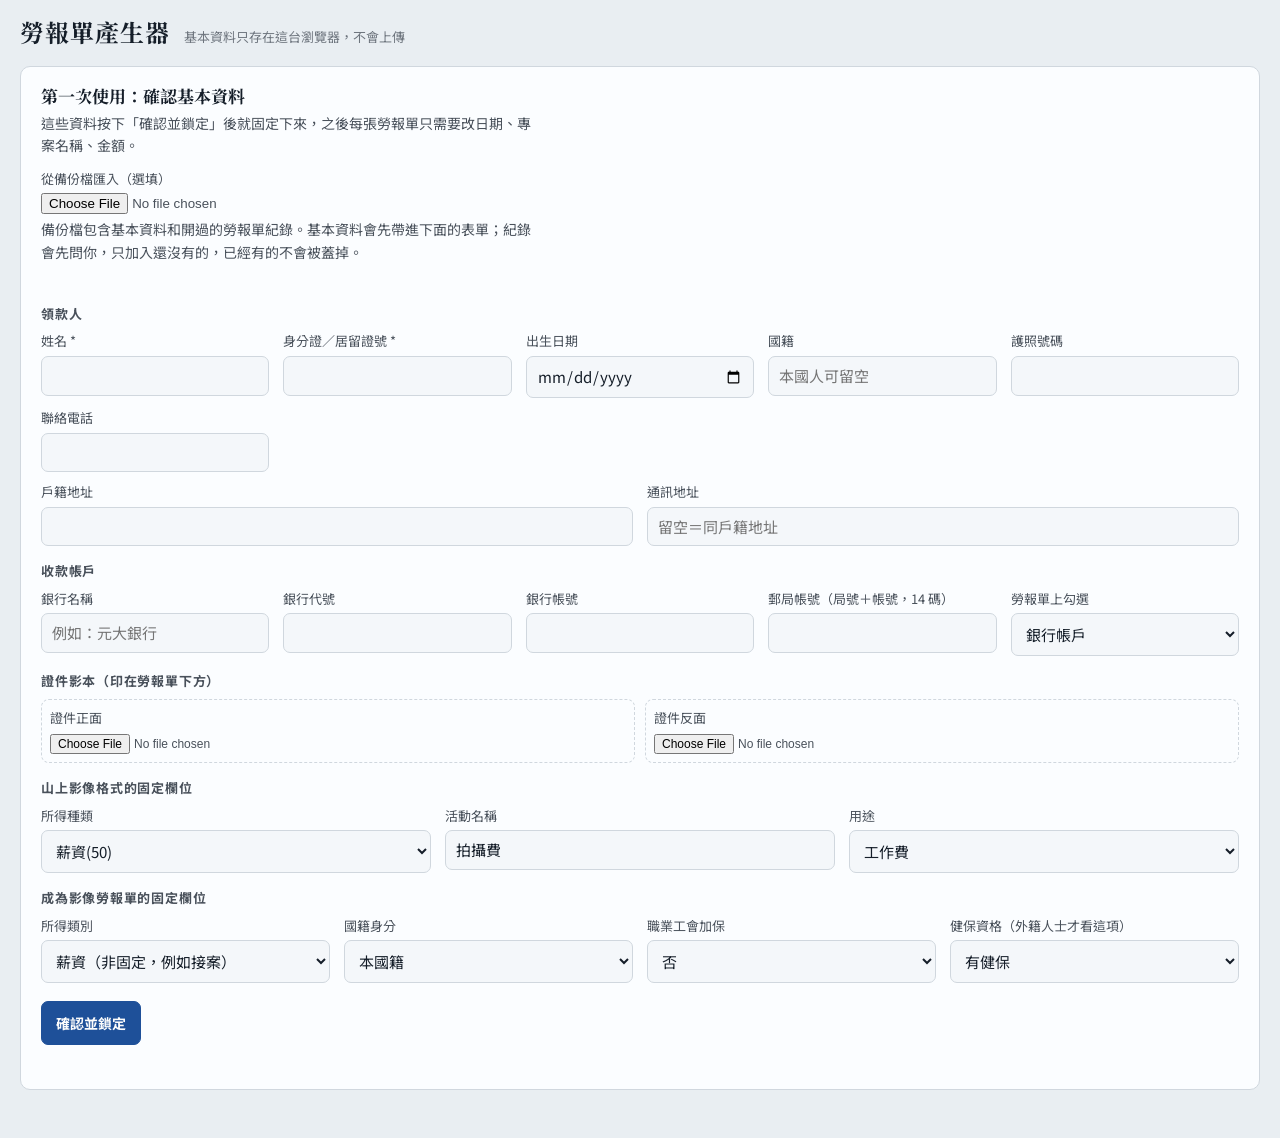
<file: labor-report/index.html>
<!doctype html>
<html lang="zh-Hant">
<head>
<meta charset="utf-8">
<meta name="viewport" content="width=device-width,initial-scale=1,viewport-fit=cover">
<meta name="robots" content="noindex,nofollow">
<meta name="referrer" content="no-referrer">
<title>勞報單產生器</title>
<link rel="icon" href="data:,">
<!-- 個資不寫在這個檔案的程式碼裡：基本資料只存在使用者自己的瀏覽器（localStorage）。私人版由 build.py 另外帶入 LR_SEED 當「第一次的預填值」。 -->
<link rel="preconnect" href="https://fonts.googleapis.com"><link rel="preconnect" href="https://fonts.gstatic.com" crossorigin>
<link rel="stylesheet" href="https://fonts.googleapis.com/css2?family=Noto+Sans+TC:wght@400;500;700&family=Noto+Serif+TC:wght@500;700&family=IBM+Plex+Mono:wght@500&display=swap">
<style>
/* 版面：左欄是填寫區（固定寬），右欄是 A4 紙張預覽；窄螢幕上下堆疊。紙張本身永遠白底黑字，只有工作區跟著深淺色主題 */
:root{
  --desk: oklch(94.6% 0.008 245);
  --panel: oklch(99.3% 0.003 245);
  --ink: oklch(23% 0.025 255);
  --ink-2: oklch(43% 0.02 255);
  --ink-3: oklch(56% 0.016 255);
  --rule: oklch(87.5% 0.012 250);
  --field: oklch(97.6% 0.005 245);
  --accent: oklch(44% 0.13 258);        /* 複寫紙藍：按鈕、焦點、選取 */
  --accent-ink: oklch(99% 0 0);
  --accent-soft: oklch(93.5% 0.03 258);
  --seal: oklch(50% 0.17 25);           /* 印泥紅：只用在「已鎖定」印章 */
  --seal-soft: oklch(95% 0.03 25);
  --ok: oklch(47% 0.12 150);
  --bad: oklch(50% 0.17 27);
  --shadow: 0 1px 2px oklch(30% 0.03 255 / .10), 0 8px 24px oklch(30% 0.03 255 / .08);
  --serif: "Noto Serif TC", "Songti TC", "PMingLiU", serif;
  --sans: "Noto Sans TC", "PingFang TC", "Microsoft JhengHei", sans-serif;
  --mono: "IBM Plex Mono", ui-monospace, "SF Mono", Menlo, monospace;
  color-scheme: light;
}
@media (prefers-color-scheme: dark){ :root:not([data-theme="light"]){
  --desk: oklch(19% 0.012 255); --panel: oklch(23.5% 0.014 255); --ink: oklch(93% 0.008 250); --ink-2: oklch(78% 0.012 250);
  --ink-3: oklch(66% 0.012 250); --rule: oklch(34% 0.014 255); --field: oklch(20.5% 0.012 255); --accent: oklch(72% 0.12 258);
  --accent-ink: oklch(18% 0.02 258); --accent-soft: oklch(31% 0.05 258); --seal: oklch(70% 0.15 25); --seal-soft: oklch(30% 0.06 25);
  --ok: oklch(74% 0.13 150); --bad: oklch(72% 0.15 27); --shadow: 0 1px 2px oklch(0% 0 0 / .4), 0 8px 24px oklch(0% 0 0 / .3); color-scheme: dark } }
:root[data-theme="dark"]{
  --desk: oklch(19% 0.012 255); --panel: oklch(23.5% 0.014 255); --ink: oklch(93% 0.008 250); --ink-2: oklch(78% 0.012 250);
  --ink-3: oklch(66% 0.012 250); --rule: oklch(34% 0.014 255); --field: oklch(20.5% 0.012 255); --accent: oklch(72% 0.12 258);
  --accent-ink: oklch(18% 0.02 258); --accent-soft: oklch(31% 0.05 258); --seal: oklch(70% 0.15 25); --seal-soft: oklch(30% 0.06 25);
  --ok: oklch(74% 0.13 150); --bad: oklch(72% 0.15 27); --shadow: 0 1px 2px oklch(0% 0 0 / .4), 0 8px 24px oklch(0% 0 0 / .3); color-scheme: dark }
*{box-sizing:border-box}
[hidden]{display:none!important}   /* 元件的 display 不能蓋過 hidden（工作區、填表日期靠它切換） */
html{-webkit-text-size-adjust:100%;text-size-adjust:100%}
body{margin:0;background:var(--desk);color:var(--ink);font:15px/1.6 var(--sans);-webkit-font-smoothing:antialiased}
.top{display:flex;align-items:baseline;gap:14px;flex-wrap:wrap;padding-inline:20px;padding-block:18px 6px;max-width:1280px;margin:0 auto}
.top h1{font:700 24px/1.2 var(--serif);margin:0;letter-spacing:.04em}
.top p{margin:0;color:var(--ink-3);font-size:13px}
main{max-width:1280px;margin:0 auto;padding-inline:20px;padding-block:12px 48px}
.card{background:var(--panel);border:1px solid var(--rule);border-radius:10px;padding:18px 20px;min-width:0}
.card h2{font:700 17px/1.35 var(--serif);margin:0 0 4px;text-wrap:balance}
.card h3{font:700 13px/1.4 var(--sans);margin:16px 0 8px;color:var(--ink-2);letter-spacing:.06em}
.lede{margin:0 0 12px;color:var(--ink-2);font-size:14px;max-width:62ch}
label.f{display:flex;flex-direction:column;gap:4px;font-size:13px;color:var(--ink-2);min-width:0}
.grid2{display:grid;grid-template-columns:repeat(auto-fit,minmax(200px,1fr));gap:10px 14px}
input[type=text],input[type=tel],input[type=date],input[type=search],select{font:15px/1.3 var(--sans);color:var(--ink);background:var(--field);
  border:1px solid var(--rule);border-radius:7px;padding:9px 10px;width:100%;min-width:0}
input:focus-visible,select:focus-visible,button:focus-visible,summary:focus-visible,.seg label:focus-within{outline:2px solid var(--accent);outline-offset:2px}
input.num{font-family:var(--mono);font-variant-numeric:tabular-nums;font-size:17px;letter-spacing:.02em}
button{font:500 14px/1 var(--sans);border-radius:7px;padding:10px 14px;cursor:pointer;border:1px solid var(--rule);background:var(--panel);color:var(--ink);
  transition:background-color .15s ease,border-color .15s ease,transform .1s ease}
button:hover{border-color:var(--accent)}
button:active{transform:translateY(1px)}
button.primary{background:var(--accent);border-color:var(--accent);color:var(--accent-ink);font-weight:700}
button.primary:hover{filter:brightness(1.08)}
button:disabled{opacity:.55;cursor:default;transform:none}
.row{display:flex;gap:10px;flex-wrap:wrap;align-items:center}
.msg{font-size:13px;color:var(--ink-3);min-height:1.4em;margin:8px 0 0}
.msg.ok{color:var(--ok)} .msg.bad{color:var(--bad)}
.thumbs{display:grid;grid-template-columns:1fr 1fr;gap:10px}
.thumb{border:1px dashed var(--rule);border-radius:8px;padding:8px;display:flex;flex-direction:column;gap:6px;font-size:13px;color:var(--ink-2);min-width:0}
.thumb img{width:100%;aspect-ratio:1.67;object-fit:contain;background:var(--field);border-radius:5px;max-width:100%}
.thumb input{font-size:12px;max-width:100%}
/* 工作區 */
.work{display:grid;grid-template-columns:minmax(0,400px) minmax(0,1fr);gap:20px;align-items:start}
@media (max-width:980px){ .work{grid-template-columns:minmax(0,1fr)} }
.stack{display:flex;flex-direction:column;gap:16px;min-width:0}
.seg{display:grid;grid-template-columns:1fr 1fr;gap:6px;background:var(--field);border:1px solid var(--rule);border-radius:9px;padding:4px}
.seg label{display:flex;flex-direction:column;gap:1px;padding:8px 10px;border-radius:6px;cursor:pointer;font-size:14px;font-weight:700}
.seg label small{font-weight:400;font-size:12px;color:var(--ink-3)}
.seg input{position:absolute;opacity:0;pointer-events:none}
.seg label:has(input:checked){background:var(--panel);box-shadow:var(--shadow);color:var(--accent)}
.calc{display:grid;grid-template-columns:auto 1fr;gap:4px 14px;font-size:14px;margin-top:4px}
.calc dt{color:var(--ink-2)} .calc dd{margin:0;text-align:right;font:500 15px/1.5 var(--mono);font-variant-numeric:tabular-nums}
.calc .note{grid-column:1/-1;font:12.5px/1.5 var(--sans);color:var(--ink-3);text-align:left}
.calc .net dt,.calc .net dd{color:var(--ink);font-weight:700}
/* 鎖定的基本資料 */
.locked{position:relative}
.seal{position:absolute;top:14px;right:16px;border:2px solid var(--seal);color:var(--seal);background:var(--seal-soft);border-radius:6px;
  padding:3px 9px;font:700 13px/1.3 var(--serif);letter-spacing:.12em;transform:rotate(-4deg)}
.facts{display:grid;grid-template-columns:auto 1fr;gap:3px 12px;font-size:13.5px;margin:10px 0 0}
.facts dt{color:var(--ink-3)} .facts dd{margin:0;overflow-wrap:anywhere}
details{margin-top:12px;font-size:13px} summary{cursor:pointer;color:var(--ink-3)}
details .row{margin-top:8px}
/* 預覽 */
.pv-card{padding:14px}
.pv-head{display:flex;justify-content:space-between;align-items:baseline;gap:10px;flex-wrap:wrap;margin-bottom:10px}
.pv-head span{font-size:13px;color:var(--ink-3)}
.pv-wrap{position:relative;overflow:hidden;border-radius:4px;box-shadow:var(--shadow);background:#fff;max-width:100%}
.pv-wrap iframe{position:absolute;top:0;left:0;width:794px;height:1123px;border:0;transform-origin:0 0;background:#fff}
/* 紀錄 */
.hist{list-style:none;margin:0;padding:0;display:flex;flex-direction:column;gap:6px}
.hist li{display:grid;grid-template-columns:1fr auto auto;gap:8px;align-items:center;border:1px solid var(--rule);border-radius:8px;padding:8px 10px;font-size:13.5px}
.hist li b{font-weight:700;overflow-wrap:anywhere}
.hist li .meta{display:block;color:var(--ink-3);font-size:12.5px}   /* 只有這一個直接的說明行是 block；裡面的 .nw（日期、金額）維持行內、不拆開，不會被這條規則一起變成一行一個 */
.hist .nw{display:inline;white-space:nowrap}
.hist button{padding:7px 10px;font-size:13px;min-height:44px}
@media (max-width:520px){ .hist li{grid-template-columns:1fr 1fr} .hist li>div{grid-column:1/-1} }   /* 手機：說明行佔滿整列寬（不跟兩顆按鈕搶位子），按鈕換到下面一排、各佔一半 */
.empty{color:var(--ink-3);font-size:13px;margin:0}
/* 多分頁：資料過期橫幅（黏在最上面，過期後不能操作，只能下載這個分頁的資料或重新整理） */
.stale{position:sticky;top:0;z-index:20;display:flex;gap:6px 14px;flex-wrap:wrap;align-items:center;justify-content:flex-start;padding:12px 20px;
  background:var(--seal-soft);border-bottom:2px solid var(--bad);color:var(--ink);font-size:14px;font-weight:700;text-align:left}
.stale button{background:var(--bad);border-color:var(--bad);color:var(--accent-ink);min-height:44px}
.stale button.alt{background:var(--panel);border-color:var(--bad);color:var(--ink)}
#stale-text{flex:1 1 100%;text-align:left;line-height:1.5}
.stale small{flex:1 1 100%;max-width:72ch;margin-inline:0;text-align:left;font-size:13.5px;font-weight:400;line-height:1.55}
.stale small.msg,.stale small.msg.ok,.stale small.msg.bad{color:var(--ink);min-height:0;margin-top:0;margin-bottom:0;font-size:13.5px;overflow-wrap:anywhere}
.stale-btns{flex:1 1 100%;display:flex;gap:8px 10px;flex-wrap:wrap;justify-content:flex-start;margin-top:4px}   /* 按鈕自己一整排（不跟說明擠在同一排的右邊） */
@media (max-width:700px){ .stale{padding:8px 14px;gap:4px 12px;max-height:40vh;max-height:40dvh;overflow-y:auto} .stale small,.stale small.msg{font-size:13px;line-height:1.45} .stale-btns{margin-top:2px} }   /* 手機：橫幅最多佔畫面 40% 高（內容通常遠不到；真的超過就在橫幅裡捲動，不會把表單擠出畫面） */
body.is-stale #setup,body.is-stale #work,body.is-stale #income,body.is-stale #nav{opacity:.5}
.calc .note.warn{color:var(--bad);font-weight:700}
.stamp{font-size:13px;color:var(--ink-2)}
/* 鍵盤焦點：程式移動焦點到標題時要看得到（標題不是互動元件，只在鍵盤操作後顯示框線） */
[tabindex="-1"]:focus{outline:none}
[tabindex="-1"]:focus-visible{outline:2px solid var(--accent);outline-offset:4px;border-radius:4px}
h2[tabindex="-1"]{width:fit-content;max-width:100%}
/* 功能切換：開勞報單／收入與報稅總覽 */
.nav{display:flex;gap:6px;padding:4px;margin:0 0 16px;max-width:560px;background:var(--field);border:1px solid var(--rule);border-radius:10px}
.nav button{flex:1;min-height:44px;border:0;border-radius:7px;background:transparent;color:var(--ink-2);font:700 15px/1.2 var(--sans)}
.nav button[aria-current="page"]{background:var(--panel);color:var(--accent);box-shadow:var(--shadow)}
button.linkbtn{border:0;background:none;padding:0 2px;min-height:44px;color:var(--accent);font:700 14px/1.3 var(--sans);text-decoration:underline;text-underline-offset:3px}
button.more{width:100%;min-height:44px;margin-top:8px}
/* 收入與報稅總覽 */
.i-head{display:flex;gap:12px 20px;flex-wrap:wrap;align-items:flex-end;justify-content:space-between}
.i-ctl{display:flex;gap:10px;flex-wrap:wrap;align-items:flex-end}
.i-ctl label.f{min-width:min(100%,240px)}
.i-ctl select,.i-ctl button{min-height:44px}
.i-ctl select{font-size:16px}
.i-note{margin:12px 0 0;padding:10px 12px;border-left:4px solid var(--accent);background:var(--accent-soft);border-radius:0 7px 7px 0;font-size:14px;font-weight:700;color:var(--ink)}
.i-hint{margin:10px 0 0;font-size:13.5px;color:var(--ink-2);max-width:70ch}
.i-hint.warn{color:var(--bad);font-weight:700}
/* 這張對應「開過的勞報單」哪一筆（下載會更新它還是另外新增）；重試存紀錄按鈕 */
.sheetbar{margin-top:12px;padding:10px 12px;border-left:4px solid var(--accent);background:var(--accent-soft);border-radius:0 7px 7px 0;font-size:13.5px;color:var(--ink);display:flex;gap:8px 12px;flex-wrap:wrap;align-items:center;justify-content:space-between}
.sheetbar p{margin:0;flex:1 1 240px}
.sheetbar button,#w-retry,#s-lock,#s-cancel{min-height:44px}
.tiles{display:grid;grid-template-columns:repeat(auto-fit,minmax(168px,1fr));gap:10px}
.tile{background:var(--field);border:1px solid var(--rule);border-radius:9px;padding:10px 12px;min-width:0}
.tile .k{font-size:13px;color:var(--ink-2)}
.tile .v{font:700 20px/1.35 var(--mono);font-variant-numeric:tabular-nums;overflow-wrap:anywhere}
.tile .v.tbd{font:700 17px/1.5 var(--sans);color:var(--ink-2)}
.tile .s{font-size:12.5px;color:var(--ink-2);min-height:1.2em}
.cols{display:grid;grid-template-columns:repeat(auto-fit,minmax(min(100%,460px),1fr));gap:16px;align-items:start}
table.tbl{width:100%;border-collapse:collapse;font-size:13.5px}
.tbl caption{text-align:left;font:700 16px/1.4 var(--serif);padding:0 0 8px}
.tbl th{padding:8px 10px;border-bottom:2px solid var(--rule);font:700 12.5px/1.3 var(--sans);color:var(--ink-2);text-align:right;white-space:nowrap}
.tbl th:first-child{text-align:left}
.tbl td{padding:8px 10px;border-bottom:1px solid var(--rule);text-align:right;vertical-align:top;font:500 13.5px/1.5 var(--mono);font-variant-numeric:tabular-nums;white-space:nowrap}
.tbl td:first-child{text-align:left;font-family:var(--sans);font-weight:700;white-space:normal;min-width:4.5em}
.tbl td.l,.tbl th.l{text-align:left;font-family:var(--sans);white-space:normal}
.tbl td.l{font-weight:500}
.tbl td small{display:block;font:400 12.5px/1.45 var(--sans);color:var(--ink-2);white-space:normal}
.tbl td.tbd{font-family:var(--sans);color:var(--ink-2)}
.tbl .cv{display:block}
.tbl .bar{display:block;height:6px;margin-top:5px;border-radius:3px;background:var(--rule);overflow:hidden}
.tbl .bar i{display:block;height:100%;background:var(--accent)}
@media (max-width:700px){
  .tbl,.tbl tbody,.tbl tr,.tbl td,.tbl caption{display:block}
  .tbl thead{position:absolute;width:1px;height:1px;overflow:hidden;clip:rect(0 0 0 0);white-space:nowrap}
  .tbl tr{border:1px solid var(--rule);border-radius:8px;padding:6px 12px;margin-bottom:8px;background:var(--panel)}
  .tbl td{display:flex;justify-content:space-between;align-items:baseline;gap:12px;border:0;padding:4px 0;text-align:right}
  .tbl td::before{content:attr(data-label);flex:none;font:500 12.5px/1.4 var(--sans);color:var(--ink-2);text-align:left}
  .tbl td{white-space:normal}
  .tbl td:first-child{display:block;font-size:14.5px;padding-bottom:6px}
  .tbl td:first-child::before{content:none}
  .tbl td.l{display:block;text-align:left}
  .tbl td.l::before{display:block;margin-bottom:1px}
  .tbl td small{text-align:inherit}
  .tbl .cv{text-align:right}
}
@media (prefers-reduced-motion:reduce){*{transition:none!important}}
.nw{white-space:nowrap}
</style>
</head>
<body>
<div id="stale-banner" class="stale" role="alert" hidden><span id="stale-text">另一個分頁存了比較新的資料，這個分頁已經不能再存。</span><small id="stale-sub"></small><small id="stale-status" class="msg" role="status" hidden></small><span class="stale-btns"><button id="stale-download" type="button">下載這個分頁的資料</button><button id="stale-reload" type="button" class="alt">重新整理</button></span></div>
<header class="top"><h1>勞報單產生器</h1><p id="top-note">基本資料只存在這台瀏覽器，不會上傳</p></header>
<main>

<nav id="nav" class="nav" aria-label="功能" hidden>
  <button type="button" id="nav-work" aria-current="page">開勞報單</button>
  <button type="button" id="nav-income">收入與報稅總覽</button>
</nav>

<!-- 第一次使用：填基本資料，確認後鎖定 -->
<section id="setup" class="card" hidden>
  <h2 id="s-title">第一次使用：確認基本資料</h2>
  <p class="lede" id="s-lede">這些資料按下「確認並鎖定」後就固定下來，之後每張勞報單只需要改日期、專案名稱、金額。</p>
  <div class="row"><label class="f" style="flex:1">從備份檔匯入（選填）<input type="file" id="s-import" accept="application/json,.json"></label></div>
  <p class="lede" style="margin:4px 0 0">備份檔包含基本資料和開過的勞報單紀錄。基本資料會先帶進下面的表單；紀錄會先問你，只加入還沒有的，已經有的不會被蓋掉。</p>
  <div class="sheetbar" id="s-imp" role="group" aria-labelledby="s-imp-t" hidden><p id="s-imp-t" tabindex="-1"></p><div class="row"><button type="button" class="primary" id="s-imp-ok">確認匯入</button><button type="button" id="s-imp-no">不匯入紀錄</button></div></div>
  <p class="msg" id="s-imp-msg" role="status"></p>
  <h3>領款人</h3>
  <div class="grid2">
    <label class="f">姓名 *<input type="text" id="s-name" autocomplete="off" maxlength="200"></label>
    <label class="f">身分證／居留證號 *<input type="text" id="s-id" autocomplete="off" maxlength="10"></label>
    <label class="f">出生日期<input type="date" id="s-dob"></label>
    <label class="f">國籍<input type="text" id="s-nat" placeholder="本國人可留空" maxlength="200"></label>
    <label class="f">護照號碼<input type="text" id="s-pass" autocomplete="off" maxlength="200"></label>
    <label class="f">聯絡電話<input type="tel" id="s-phone" autocomplete="off" maxlength="200"></label>
  </div>
  <div class="grid2" style="margin-top:10px">
    <label class="f">戶籍地址<input type="text" id="s-addr" autocomplete="off" maxlength="200"></label>
    <label class="f">通訊地址<input type="text" id="s-mail" autocomplete="off" placeholder="留空＝同戶籍地址" maxlength="200"></label>
  </div>
  <h3>收款帳戶</h3>
  <div class="grid2">
    <label class="f">銀行名稱<input type="text" id="s-bank-name" placeholder="例如：元大銀行" maxlength="200"></label>
    <label class="f">銀行代號<input type="text" id="s-bank-code" inputmode="numeric" maxlength="3"></label>
    <label class="f">銀行帳號<input type="text" id="s-bank-acc" inputmode="numeric" autocomplete="off" maxlength="200"></label>
    <label class="f">郵局帳號（局號＋帳號，14 碼）<input type="text" id="s-post-acc" inputmode="numeric" autocomplete="off" maxlength="200"></label>
    <label class="f">勞報單上勾選<select id="s-payto"><option value="bank">銀行帳戶</option><option value="post">郵局帳戶</option></select></label>
  </div>
  <h3>證件影本（印在勞報單下方）</h3>
  <div class="thumbs">
    <label class="thumb">證件正面<img id="s-front-img" alt="證件正面預覽" hidden><input type="file" id="s-front" accept="image/*"></label>
    <label class="thumb">證件反面<img id="s-back-img" alt="證件反面預覽" hidden><input type="file" id="s-back" accept="image/*"></label>
  </div>
  <h3>山上影像格式的固定欄位</h3>
  <div class="grid2">
    <label class="f">所得種類<select id="s-sa-cat">
      <option value="salary50">薪資(50)</option><option value="9b">稿費、演講(9B)</option><option value="91">獎金(91)</option>
      <option value="salbonus50">薪資/獎金(50)</option><option value="92">其他(92)</option></select></label>
    <label class="f">活動名稱<input type="text" id="s-sa-act" maxlength="200"></label>
    <label class="f">用途<select id="s-sa-use"><option value="work">工作費</option><option value="parttime">工讀費</option><option value="speech">演講費</option><option value="other">其他</option></select></label>
  </div>
  <h3>成為影像勞報單的固定欄位</h3>
  <div class="grid2">
    <label class="f">所得類別<select id="s-bl-cat"><option value="salary">薪資（非固定，例如接案）</option><option value="salaryFixed">薪資（固定）</option><option value="business">執行業務所得</option><option value="rent">租賃所得</option><option value="prize">機會中獎獎金(91)</option><option value="other">其他</option></select></label>
    <label class="f">國籍身分<select id="s-bl-status"><option value="tw">本國籍</option><option value="fr183">外國籍（在台滿 183 天）</option><option value="fr">外國籍（在台未滿 183 天）</option></select></label>
    <label class="f">職業工會加保<select id="s-bl-union"><option value="no">否</option><option value="yes">是</option></select></label>
    <label class="f">健保資格（外籍人士才看這項）<select id="s-bl-nhi"><option value="yes">有健保</option><option value="no">沒有健保</option></select></label>
  </div>
  <div class="row" style="margin-top:18px"><button class="primary" id="s-lock">確認並鎖定</button><button id="s-cancel" type="button" hidden>取消，維持原資料</button></div>
  <p class="msg" id="s-msg" role="status"></p>
</section>

<!-- 日常使用 -->
<section id="work" class="work" hidden>
  <div class="stack">
    <div class="card">
      <h2 id="w-title" tabindex="-1">這張勞報單</h2>
      <div class="seg" role="radiogroup" aria-label="勞報單格式" style="margin:10px 0 14px">
        <label><input type="radio" name="w-tpl" value="sanshang" id="w-tpl-sa">山上影像<small>收據（含居留證影本）</small></label>
        <label><input type="radio" name="w-tpl" value="chengwei" id="w-tpl-bl">成為影像<small><span class="nw">勞務報酬單</span>・<span class="nw">自動算扣繳</span></small></label>
      </div>
      <div class="grid2">
        <label class="f">工作日期<input type="date" id="w-start"></label>
        <label class="f">結束日期（同一天可留空）<input type="date" id="w-end"></label>
        <label class="f" id="w-fill-l">填表日期（依這個日期的年度套用扣繳規則）<input type="date" id="w-fill"></label>
      </div>
      <div class="grid2" style="margin-top:10px">
        <label class="f">專案名稱<input type="text" id="w-project" placeholder="例如：Karzy Media" autocomplete="off" maxlength="200"></label>
        <label class="f">金額（新台幣）<input type="text" id="w-amount" class="num" inputmode="numeric" placeholder="16,000" autocomplete="off" maxlength="30"></label>
      </div>
      <dl class="calc" id="w-calc"></dl>
      <div class="sheetbar" id="w-sheet" hidden><p id="w-sheet-t"></p><button type="button" id="w-sheet-new">改存成新的一張</button></div>
      <div class="row" style="margin-top:14px"><button class="primary" id="w-pdf">下載 PDF</button><button type="button" id="w-retry" hidden>再試一次存進紀錄</button></div>
      <p class="msg" id="w-msg" role="status"></p>
    </div>
    <div class="card">
      <h2>開過的勞報單</h2>
      <p class="lede" style="margin-bottom:4px">每次下載 PDF 都會記在這裡，點「載入」可以直接沿用。</p>
      <button type="button" class="linkbtn" id="w-open-income">看年度收入與報稅總覽 →</button>
      <ul class="hist" id="w-hist"></ul>
      <button type="button" class="more" id="w-hist-more" hidden></button>
    </div>
    <div class="card locked" id="p-card">
      <span class="seal" id="p-seal">已鎖定</span>
      <h2>基本資料</h2>
      <dl class="facts" id="p-facts"></dl>
      <div class="row" style="margin-top:12px"><button id="p-export">下載備份檔</button><span class="stamp" id="p-backup" role="status"></span></div>
      <p class="msg" id="p-msg" role="status">備份檔包含基本資料和開過的勞報單紀錄。可以在別台電腦或網站版「從備份檔匯入」。檔案含個資，請自己保管。</p>
      <details>
        <summary id="p-sum">資料有誤，需要重設（修改）</summary>
        <p class="lede" style="margin:8px 0 0">會打開基本資料表單，已帶入現有的資料和證件影本，只改要改的欄位就好。舊資料要等你按「確認並鎖定」才會被換掉；中途按「取消，維持原資料」或直接關掉頁面，舊資料都不變（開過的紀錄也保留）。在下面輸入「重設」兩個字才能按。</p>
        <div class="row"><input type="text" id="p-confirm" aria-label="輸入重設確認" style="max-width:140px"><button id="p-reset" disabled>修改基本資料</button></div>
      </details>
    </div>
  </div>
  <div class="card pv-card">
    <div class="pv-head"><h2 style="margin:0">預覽</h2><span id="pv-note">A4 直式・下載的 PDF 就長這樣</span></div>
    <div class="pv-wrap" id="pv-wrap"><iframe id="pv" title="勞報單預覽" tabindex="-1"></iframe></div>
  </div>
</section>

<!-- 收入與報稅總覽：把開過的勞報單按年度彙整（唯讀；不改任何儲存的資料） -->
<section id="income" class="stack" aria-labelledby="i-title" hidden>
  <div class="card">
    <div class="i-head">
      <div>
        <h2 id="i-title" tabindex="-1">收入與報稅總覽</h2>
        <p class="lede" style="margin:0">依「開過的勞報單」紀錄，按單據上的日期彙整年度與月份（這台瀏覽器最多留最近 500 張，刪掉紀錄這裡也會跟著少）。</p>
      </div>
      <div class="i-ctl">
        <label class="f">年度<select id="i-year"></select></label>
        <button class="primary" id="i-csv" type="button">下載 CSV</button>
      </div>
    </div>
    <p class="i-note">實際以付款方開立的扣繳憑單為準</p>
    <p class="i-hint" id="i-basis"></p>
    <p class="i-hint warn" id="i-pending" role="status" hidden></p>
    <p class="msg" id="i-msg" role="status"></p>
  </div>
  <div id="i-body" class="stack"></div>
</section>
</main>

<script>window.LR_SEED = /*__SEED__*/null;</script>

<script id="lr-core">
/* ====== 計算與排版核心（純函式；tests/core.test.mjs 直接抽這段來測）====== */
// ====== 各年度扣繳／補充保費規則表 ======
// key＝給付年度（西元，只取自表單的「填表日期」，沒填就待確認；2025＝民國 114 年、2026＝民國 115 年）。
// 只收「出處查證過」的年度；表上沒有的年度（例如 2027）一律待確認，不沿用別年的數字（BRIEF 鐵律 3）。
// 官方公告與表單不同時以公告為準；要加新年度：查證下列出處、在 RULES 加一筆、補 tests/core.test.mjs 的邊界案例。查證日 2026-10-12。
// 出處（皆為官方）：
//  [A] 各類所得扣繳率標準（財政部；全國法規資料庫，最後修正 110-06-30，2025、2026 年都適用）
//      https://law.moj.gov.tw/LawClass/LawAll.aspx?PCode=G0340028
//      第 2 條（居住者）：薪資 5%；執行業務報酬、租金、競技競賽機會中獎獎金 10%。第 13 條：每次應扣繳稅額不超過 2,000 元免扣繳
//      第 3 條（非居住者）：薪資 18%，全月薪資給付總額在「行政院核定每月基本工資 1.5 倍以下」者 6%；
//              執行業務者報酬、租金、競技競賽機會中獎獎金 20%（個人稿費、版稅、樂譜、作曲、編劇、漫畫、講演鐘點費，每次 5,000 元以下得免扣繳）；
//              第十款「其他所得 20%」只寫營利事業，個人的其他所得不在條文內，所以非居住者的「其他」一律待確認
//  [B] 財政部稅務入口網「各類所得的扣繳率」（自 114-01-01 適用）：非固定薪資(扣繳稅額表)起扣金額 88,501；每月基本工資 28,590
//      https://www.etax.nat.gov.tw/etwmain/tax-info/innotative-tax-e-reference/withheld/regulation/Prj8q2V
//  [C] 財政部稅務入口網「1505 薪資所得如何辦理扣繳？」（115-04-10 更新）：115 年度非固定薪資起扣標準 90,501
//      https://www.etax.nat.gov.tw/etwmain/tax-info/understanding/tax-q-and-a/national/individual-income-tax/withheld-rule/rule/NM11BZY
//  [D] 衛福部健保署「二代健保補充保險費-常見 Q&A」（115.1.5 版）：費率 2.11%（110-01-01 起，114 年範例同為 2.11%）；
//      兼職薪資所得單次給付達基本工資（115 年 1 月 1 日起 29,500）；執行業務收入單次 2 萬起扣、單次上限 1 千萬
//      https://www.nhi.gov.tw/ch/dl-26432-f744a781bf4043618d0bd5b4a4c5518a-1.pdf
//      全民健康保險法第 31 條（單次給付逾 1,000 萬元的部分免予扣取）：https://law.moj.gov.tw/LawClass/LawAll.aspx?PCode=L0060001
//  [E] bizStart 20,010 是推算值：官方網頁只寫「每次應扣繳稅額不超過 2,000 元免扣繳」（[A] 第 13 條）。10% × 20,009 ＝ 2,000.9，稅額無條件捨去後仍不超過 2,000；
//      20,010 起才有 2,001。沿用成為影像範本與舊版程式的 20,010，與 [A] 不衝突，但官方沒有直接印這個數字。
// 欄位：salaryStart＝非固定薪資(50)起扣點（薪資所得扣繳稅額表無配偶及受扶養親屬者的起扣標準）；
//       bizStart＝執行業務(9A/9B)、租賃(51)、機會中獎獎金(91)的起扣點；frSalaryMax＝基本工資 1.5 倍（非居住者薪資 6%／18% 的分界，含）；
//       frWritingExempt＝非居住者個人稿費類每次免扣上限（只在說明文字提示，不自動判斷）；nhiSalaryStart＝兼職薪資補充保費起扣點（＝基本工資）；nhiCap＝單次給付上限。
const RULES = {
  2025: { rocYear: 114, basicWage: 28590,
    salaryStart: 88501, salaryRate: 0.05, bizStart: 20010, bizRate: 0.10,
    frSalaryMax: 42885, frLowRate: 0.06, frHighRate: 0.18, frOtherRate: 0.20, frWritingExempt: 5000,
    nhiRate: 0.0211, nhiSalaryStart: 28590, nhiBizStart: 20000, nhiCap: 10000000 },
  2026: { rocYear: 115, basicWage: 29500,
    salaryStart: 90501, salaryRate: 0.05, bizStart: 20010, bizRate: 0.10,
    frSalaryMax: 44250, frLowRate: 0.06, frHighRate: 0.18, frOtherRate: 0.20, frWritingExempt: 5000,
    nhiRate: 0.0211, nhiSalaryStart: 29500, nhiBizStart: 20000, nhiCap: 10000000 },
};
const ruleFor = year => (Number.isInteger(year) && Object.prototype.hasOwnProperty.call(RULES, year)) ? RULES[year] : null;
// 規則表版本＝上方出處的查證日。改 RULES 的數字或加年度時一併更新；每張新紀錄的計算快照會記下當時用的版本
const RULES_VERSION = '2026-10-12';
// 給付年度（西元）：只看填表日期。填表日期沒填（或不是有效日期）就是 null＝待確認，不再偷偷改用工作日期的年度
function ruleYear(R){
  const o = roc(R && R.fill);
  return o ? o.y + 1911 : null;
}
const noRuleNote = year => year ? `尚未設定 ${year} 年的扣繳規則，金額請自行確認` : '還沒有日期，無法套用扣繳規則，金額請自行確認';
const pct = r => `${Math.round(r * 10000) / 100}%`;
// 轉成文字：只收字串、數字、布林；物件、陣列、函式一律當空白。不用 String() 硬轉，因為 {toString:null} 這種物件硬轉會丟 TypeError（同網域其他頁面可能把怪東西寫進同一個儲存）
const asText = v => (typeof v === 'string' ? v : (typeof v === 'number' || typeof v === 'boolean' ? String(v) : ''));
const esc = s => asText(s).replace(/[&<>"']/g, c => ({ '&': '&amp;', '<': '&lt;', '>': '&gt;', '"': '&quot;', "'": '&#39;' }[c]));
const money = n => (n == null || n === '' || !isFinite(n)) ? '' : Number(n).toLocaleString('en-US');
const pad2 = n => String(n).padStart(2, '0');
// 支援的年份範圍：民國元年（1912）到 9999。roc()、下載前的檢查、儲存時的快照驗證都用同一個範圍，
// 寫進去的東西讀回來一定通過（不會有「能下載、下次載入卻被當成壞資料」的年份）
const YEAR_MIN = 1912, YEAR_MAX = 9999;
// 西元 YYYY-MM-DD → 民國年月日；格式不對、年份超出範圍、或根本不是字串（物件、陣列、數字、null）回 null。
// 先擋掉非字串再比對：正規式會把物件硬轉成字串，{toString:null} 這種會直接丟 TypeError，整頁初始化中斷
function roc(iso){
  if (typeof iso !== 'string') return null;
  const m = /^(\d{4})-(\d{2})-(\d{2})$/.exec(iso);
  if (!m || +m[1] < YEAR_MIN || +m[1] > YEAR_MAX) return null;
  const d = new Date(Date.UTC(+m[1], +m[2] - 1, +m[3]));
  if (d.getUTCFullYear() !== +m[1] || d.getUTCMonth() !== +m[2] - 1 || d.getUTCDate() !== +m[3]) return null;
  return { y: +m[1] - 1911, m: +m[2], d: +m[3] };
}
// 年份超出支援範圍的日期欄位：回傳清楚的訊息（沒有問題回空字串）。只看這張單據上真的看得到、會用到的日期欄位：
// 工作日期、結束日期（兩種格式都有），填表日期只有成為影像有（山上影像表單上沒有這個欄位，藏著的值不檢查）
function dateRangeIssue(R){
  const chk = (iso, label) => {
    if (typeof iso !== 'string') return '';   // 非字串不是「年份超出範圍」，交給別的檢查處理（也不能硬轉成字串）
    const m = /^([+-]?\d+)-(\d{2})-(\d{2})$/.exec(iso);
    if (!m) return '';
    const y = Number(m[1]);
    return y >= YEAR_MIN && y <= YEAR_MAX ? '' : `${label}的年份是 ${y} 年，超出可以用的範圍（${YEAR_MIN}–${YEAR_MAX} 年，民國元年起），請改成正確的年份`;
  };
  return chk(R && R.start, '工作日期') || chk(R && R.end, '結束日期') || (R && R.tpl === 'chengwei' ? chk(R.fill, '填表日期') : '');
}
// 這張單據「記在哪一年哪一個月」：只看這個格式的單據上真的看得到、實際使用的那個日期，不看藏起來或過期的欄位。
//   成為影像勞務報酬單＝單上的「填表日期」；
//   山上影像收據＝單上沒有填表日期欄位，用「工作期間」的第一天（＝工作日期；2026-10-13 使用者裁決，跨月跨年的單記在開始的那個月：9/29–10/2 記 9 月）。
// 年度彙整、月份、計算快照的年度都從這裡來。R／紀錄只要有 tpl、start、end、fill 就行；沒有有效日期回 null
const BOOKING_BASIS = {
  chengwei: { label: '填表日期', rule: '成為影像＝單上的「填表日期」' },
  sanshang: { label: '工作期間第一天', rule: '山上影像＝單上「工作期間」的第一天（工作日期；跨月的單記在開始的那個月），因為山上影像收據沒有填表日期欄位' },
};
const bookingRuleText = () => `年度與月份怎麼算：${BOOKING_BASIS.chengwei.rule}；${BOOKING_BASIS.sanshang.rule}。`;
function bookingOf(R){
  if (!R) return null;
  const iso = R.tpl === 'sanshang' ? R.start : R.fill;   // 山上影像：只看工作日期（開始那天），結束日期不影響入帳
  const o = roc(iso);
  return o ? { iso, year: o.y + 1911, month: o.m, rocYear: o.y, basis: R.tpl === 'sanshang' ? 'sanshang' : 'chengwei' } : null;
}
// 金額字串 → 正整數；空白回 null；不合法回 NaN
function parseAmount(s){
  let t = asText(s).trim().replace(/^NT\$?\s*/i, '').replace(/\s*元$/, '').replace(/\s+/g, '');
  if (!t) return null;
  if (/[,，]/.test(t)){   // 有千分位就要逗號位置正確，例如 16,000；1,6 這種不收
    if (!/^\d{1,3}([,，]\d{3})+$/.test(t)) return NaN;
    t = t.replace(/[,，]/g, '');
  }
  if (!/^\d+$/.test(t)) return NaN;
  const n = parseInt(t, 10);
  return n > 0 && n <= 99999999 ? n : NaN;
}
// 讀瀏覽器存的資料：區分「沒有資料」和「讀不懂」（讀不懂時不能直接覆寫，見介面的 loadDB）
function parseStored(raw){
  if (raw == null || raw === '') return { state: 'empty', data: null };
  try {
    const d = JSON.parse(raw);
    return d && typeof d === 'object' && !Array.isArray(d) ? { state: 'ok', data: d } : { state: 'bad', data: null };
  } catch (e){ return { state: 'bad', data: null }; }
}
// 整理瀏覽器存的資料：舊格式升級（2026-10-09 blank→chengwei），結構不對的項目丟掉並回報 repaired（呼叫端要先另存原始內容）
const TPL_IDS = ['sanshang', 'chengwei'];
const SNAP_MISMATCH = 'year-mismatch';   // 計算快照的年度和單上日期對不上時，快照上留的標記（金額不採用、待確認）
const SNAP_NORULE = 'no-rule';           // 這一年沒有查證過的扣繳規則、快照裡卻有稅額／保費／實領金額（正常操作不會產生，只可能是異常寫入）時留的標記（金額不採用、待確認）
const SNAP_FLAGS = [SNAP_MISMATCH, SNAP_NORULE];
// 穩定雜湊（只用來替沒有編號的舊紀錄算編號，不是安全用途）：64 位元，輸出 16 位小寫十六進位，格式和 SHEET_ID 相同
function hash16(s){
  let h1 = 0xdeadbeef, h2 = 0x41c6ce57;
  for (let i = 0; i < s.length; i++){ const c = s.charCodeAt(i); h1 = Math.imul(h1 ^ c, 2654435761); h2 = Math.imul(h2 ^ c, 1597334677); }
  h1 = Math.imul(h1 ^ (h1 >>> 16), 2246822507) ^ Math.imul(h2 ^ (h2 >>> 13), 3266489909);
  h2 = Math.imul(h2 ^ (h2 >>> 16), 2246822507) ^ Math.imul(h1 ^ (h1 >>> 13), 3266489909);
  return (h1 >>> 0).toString(16).padStart(8, '0') + (h2 >>> 0).toString(16).padStart(8, '0');
}
const legacyIdBase = r => [r.tpl, r.start, r.end, r.fill, r.project, r.amount, r.at].join('\u0001');
function normalizeDB(d){
  const db = { v: 1, profile: null, history: [], last: null, rev: 0 };   // rev＝版本號（多分頁防覆蓋用）；舊資料沒有就當 0，rev 永遠放最後
  if (d == null) return { db, repaired: false, gen: [] };
  if (typeof d !== 'object' || Array.isArray(d)) return { db, repaired: true, gen: [] };
  let repaired = false;
  if (d.rev != null){ if (Number.isSafeInteger(d.rev) && d.rev >= 0) db.rev = d.rev; else repaired = true; }
  let tok = '';   // 寫入識別碼（每次寫入都換一個，見 planWrite）。沒有就是空字串；格式不對丟掉並標記修過
  if (d.tok != null){ if (typeof d.tok === 'string' && WTOK.test(d.tok)) tok = d.tok; else repaired = true; }
  const tpl = t => (t === 'blank' ? 'chengwei' : t);
  const str = v => { if (v == null) return ''; if (typeof v !== 'string'){ repaired = true; return ''; } if (v.length > 200) repaired = true; return v.slice(0, 200); };   // 型別錯、截短都算改到原值
  const amt = v => (Number.isInteger(v) && v > 0 && v <= 99999999 ? v : null);
  // 計算快照（2026-10-12 起每張新紀錄都帶）：年度、類別、身分、稅額、補充保費、實領、規則表版本。
  // 任何欄位不合就整份丟掉並標記修過（那一筆之後改用現在的設定推算，總覽裡會標「（推算）」）；沒有快照的舊紀錄維持原樣、不補欄位
  const snapOf = (v, rec) => {
    if (v == null) return undefined;
    const amount = rec.amount;
    const bad = () => { repaired = true; return undefined; };
    if (typeof v !== 'object' || Array.isArray(v)) return bad();
    const year = v.year === undefined ? null : v.year;
    if (year !== null && !(Number.isInteger(year) && year >= YEAR_MIN && year <= YEAR_MAX)) return bad();
    if (!(CW_CAT_IDS.includes(v.cat) || SA_CAT_IDS.includes(v.cat))) return bad();
    if (v.status !== null && !CW_STATUS_IDS.includes(v.status)) return bad();
    const mny = x => x === null || (Number.isSafeInteger(x) && x >= 0 && x <= 99999999);
    if (!mny(v.tax) || !mny(v.premium) || !mny(v.net)) return bad();
    if (typeof v.rulesVersion !== 'string' || !v.rulesVersion || v.rulesVersion.length > 20) return bad();
    if (v.tax !== null && v.premium !== null && v.net !== null && v.net !== amount - v.tax - v.premium) return bad();   // 前後對不起來就不信
    let flag;
    if (v.flag !== undefined){ if (!SNAP_FLAGS.includes(v.flag) || v.tax !== null || v.premium !== null || v.net !== null) return bad(); flag = v.flag; }
    // 快照的年度要和這張單「記在哪一年」（bookingOf：成為影像＝填表日期、山上影像＝工作期間第一天）一致。對不上＝異常：
    // 不採用快照裡的金額（改成待確認並標記原因）、年度改回單上日期的年度，標記修過（載入時會先另存原始內容並提示）
    const b = bookingOf(rec), want = b ? b.year : null;
    if (year !== want){
      repaired = true;
      return { year: want, cat: v.cat, status: v.status, tax: null, premium: null, net: null, rulesVersion: v.rulesVersion, flag: SNAP_MISMATCH };
    }
    // 沒有這一年的扣繳規則，快照卻有金額＝異常（正常操作在沒有規則的年度，快照的稅額、補充保費、實領一律是 null）：
    // 一樣不採用金額（待確認），標記原因、標記修過（載入時會先另存原始內容並提示）。畫面本來就說這一年的金額都待確認，數字要和說明一致
    if (year !== null && !ruleFor(year) && (v.tax !== null || v.premium !== null || v.net !== null)){
      repaired = true;
      return { year, cat: v.cat, status: v.status, tax: null, premium: null, net: null, rulesVersion: v.rulesVersion, flag: SNAP_NORULE };
    }
    const out = { year, cat: v.cat, status: v.status, tax: v.tax, premium: v.premium, net: v.net, rulesVersion: v.rulesVersion };
    if (flag) out.flag = flag;
    return out;
  };
  if (d.history != null && !Array.isArray(d.history)) repaired = true;
  // 固定編號（D3，2026-10-13 第四輪）：每一筆紀錄都有編號。格式對、沒重複的編號原樣留著；沒有編號的舊紀錄、或編號壞掉／重複的，補一個「穩定」的新編號——
  // 由這筆紀錄的內容（加上同內容的第幾筆）算出來，所以同一份舊資料不管整理幾次、在這個頁面階段載入幾次，同一筆永遠得到同一個編號，也不會有兩筆撞號。
  // 補上的編號只在記憶體；下一次存檔成功時一起存進去（存之前不算「資料變了」：舊紀錄只是補上預設值，載入時不因此備份，見 planLoad）。
  // 編號壞掉或重複不一樣：那是資料有問題，標記修過（載入時先備份原始內容並提示）
  const items = [], claimed = new Set();
  (Array.isArray(d.history) ? d.history : []).forEach(r => {
    if (r && typeof r === 'object' && TPL_IDS.includes(tpl(r.tpl)) && roc(r.start) && typeof r.project === 'string' && r.project.trim() && amt(r.amount)){
      const dd = v => { const x = str(v); if (x && !roc(x)){ repaired = true; return ''; } return x; };
      const pj = str(r.project), pt = pj.trim(); if (pt !== pj) repaired = true;
      const rec = { tpl: tpl(r.tpl), start: r.start, end: dd(r.end), fill: dd(r.fill), project: pt, amount: r.amount, at: str(r.at) };
      let id = '';
      if (r.id != null){ if (typeof r.id === 'string' && SHEET_ID.test(r.id) && !claimed.has(r.id)){ id = r.id; claimed.add(id); } else repaired = true; }
      items.push({ rec, id, had: r.id != null, sn: snapOf(r.snap, rec) });
    } else repaired = true;
  });
  const gen = [], occ = new Map();   // gen＝這次補上編號的舊紀錄（原本完全沒有編號）的新編號；occ＝同內容已經出現幾次
  items.forEach(it => {
    let id = it.id;
    if (!id){
      const base = legacyIdBase(it.rec); let n = occ.get(base) || 0;
      do { id = hash16(`${base}\u0002${n++}`); } while (claimed.has(id));
      occ.set(base, n); claimed.add(id);
      if (!it.had) gen.push(id);
    }
    db.history.push(it.sn ? { ...it.rec, id, snap: it.sn } : { ...it.rec, id });   // 欄位順序：id 在 at 後面、snap 永遠放最後
  });
  if (d.last != null){
    if (typeof d.last === 'object' && !Array.isArray(d.last)){
      const L = d.last;
      const ls = v => { if (v == null) return ''; if (typeof v !== 'string' || v.length > 200){ repaired = true; return typeof v === 'string' ? v.slice(0, 200) : ''; } return v; };
      let lt = 'sanshang';
      if (L.tpl != null){ if (TPL_IDS.includes(tpl(L.tpl))) lt = tpl(L.tpl); else repaired = true; }
      let la = null;
      if (L.amount != null){ la = amt(L.amount); if (la == null) repaired = true; }
      const ld = v => { const x = ls(v); if (x && !roc(x)){ repaired = true; return ''; } return x; };   // 日期欄只收有效日期
      const lp = v => { const x = ls(v), t = x.trim(); if (t !== x) repaired = true; return t; };
      let at = ls(L.amountText); if (at.length > 30){ repaired = true; at = at.slice(0, 30); }   // 金額欄原文（可能是輸入到一半的 16,）
      db.last = { tpl: lt, start: ld(L.start), end: ld(L.end), fill: ld(L.fill), project: lp(L.project), amount: la, amountText: at };
    } else repaired = true;
  }
  if (d.profile != null){
    const s = sanitizeProfile(d.profile);
    if (s){
      db.profile = s.p;
      const la = d.profile.lockedAt;
      if (typeof la === 'string'){ db.profile.lockedAt = la.slice(0, 20); if (la.length > 20) repaired = true; }
      else if (la != null) repaired = true;   // 鎖定日期型別錯或超長：改掉前都要先備份
      if (s.dropped || s.changed) repaired = true;
    }
    else repaired = true;
  }
  if (tok){ const { rev, ...rest } = db; return { db: { ...rest, tok, rev }, repaired, gen }; }   // tok 放在 rev 前面，rev 永遠最後
  return { db, repaired, gen };
}
// 載入計畫：整理後重新序列化，跟原始字串逐字比對；任何差異（型別修正、截短、預設值、舊格式改名…）都先備份原始內容，
// 所以不用逐一列舉「哪些整理會改值」。介面每次存的就是這個整理後的形式，整理一次後兩者相同，不會重複備份。
// warn：'bad'＝讀不懂、'repaired'＝有項目被丟掉或修正（要提醒使用者）、null＝只是格式升級（安靜備份）
// 舊資料沒有版本號（rev）、沒有寫入識別碼（tok）：比對時把沒有的欄位拿掉，只因為「補上預設值」不用備份
// 整理過程丟任何例外（同網域其他頁面可能寫進奇怪的東西）：一律當成「讀不懂」，照樣備份並提示，頁面不會中斷
function planLoad(raw){
  const r = parseStored(raw);
  let n;
  try { n = normalizeDB(r.state === 'ok' ? r.data : null); }
  catch (e){ return { db: { v: 1, profile: null, history: [], last: null, rev: 0 }, backup: raw != null && raw !== '', warn: 'bad' }; }
  const warn = r.state === 'bad' ? 'bad' : (n.repaired ? 'repaired' : null);
  let canon = JSON.stringify(n.db);
  if (r.state === 'ok'){
    const { rev, tok, ...rest } = n.db, o = { ...rest };
    // 這次才補上編號的舊紀錄：原始內容本來就沒有編號，比對時把補的編號拿掉（只是補上預設值，不用為此備份）
    if (n.gen.length){ const g = new Set(n.gen); o.history = rest.history.map(h => { if (!g.has(h.id)) return h; const { id, ...x } = h; return x; }); }
    if (tok) o.tok = tok;
    if (Object.prototype.hasOwnProperty.call(r.data, 'rev')) o.rev = rev;
    canon = JSON.stringify(o);
  }
  const backup = r.state === 'bad' || (r.state === 'ok' && canon !== raw);
  return { db: n.db, backup, warn };
}

/* ====== 多分頁防覆蓋（儲存層）======
   每次寫入都帶兩個識別：版本號 rev（每次真的寫入 +1）和寫入識別碼 tok（每次寫入都換一個隨機的）。
   一個分頁只有在「儲存裡的 rev 和 tok 都等於自己最後一次讀到或寫入的」時才能寫；rev 相同但 tok 不同＝別的分頁同時寫了，一樣算過期。
   兩種模式，整個頁面階段固定、由「環境」決定，不看錯誤、不中途切換（2026-10-13 第四輪簡化，D1）：
   - 有鎖模式：有 navigator.locks、而且網址不是 file:。「重讀、檢查、寫入」整段在跨分頁鎖裡做，同一時間只有一個分頁在做。
     拿鎖的任何失敗（等太久、被拒絕、丟例外）一律＝沒有寫入、資料留在這個分頁、可以再試。
   - 無鎖模式：沒有 navigator.locks（舊瀏覽器），或網址是 file:（私人版直接從本機檔案打開）。存檔走同步路徑，照樣比對 rev＋tok，
     只能在下一次寫入前或收到 storage 事件時「事後發現」被蓋掉；頂端有一行提醒「不要同時開兩個分頁」。 */
const WTOK = /^[0-9a-f]{16}$/;
const LOCK_NAME = 'laborReport.v1.write';
const LOCK_WAIT_MS = 5000;   // 等跨分頁鎖的上限（毫秒）
// 這個頁面階段能不能用跨分頁鎖：回 navigator.locks，或 null＝無鎖模式（沒有 navigator.locks，或網址是 file:）。其他環境一律用鎖。
function pickLocks(protocol, nav){
  if (protocol === 'file:') return null;
  let L = null;
  try { L = nav ? nav.locks : null; } catch (e){ L = null; }
  return L && typeof L.request === 'function' ? L : null;
}
// 拿不到鎖時對使用者說的話（store 回 err 'lock'、why 'timeout'｜'failed'）：不寫入、資料還在這個分頁、可以再按一次
const LOCK_TEXT = {
  timeout: '另一個分頁可能正在存檔，這次沒有存進去。資料還在這個分頁，請再按一次。',
  failed: '暫時無法存檔，這次沒有存進去。資料還在這個分頁，請再按一次。',
};
const lockText = why => (why === 'timeout' ? LOCK_TEXT.timeout : LOCK_TEXT.failed);
function randomHex16(){
  const b = new Uint8Array(8);
  try { crypto.getRandomValues(b); } catch (e){ for (let i = 0; i < 8; i++) b[i] = Math.floor(Math.random() * 256); }
  return [...b].map(x => x.toString(16).padStart(2, '0')).join('');
}
const newWriteToken = () => randomHex16();
const knownRev = db => (Number.isSafeInteger(db.rev) && db.rev >= 0 ? db.rev : 0);
const knownTok = db => (typeof db.tok === 'string' && WTOK.test(db.tok) ? db.tok : '');
function storedRev(raw){
  const r = parseStored(raw);
  return r.state === 'ok' && Number.isSafeInteger(r.data.rev) && r.data.rev >= 0 ? r.data.rev : 0;
}
function storedTok(raw){
  const r = parseStored(raw);
  return r.state === 'ok' && typeof r.data.tok === 'string' && WTOK.test(r.data.tok) ? r.data.tok : '';
}
// 存成的形式：其他欄位照原順序，tok 放在 rev 前面，rev 永遠最後
function serializeDB(db, rev, tok){
  const { rev: r0, tok: t0, ...rest } = db;
  return JSON.stringify(tok ? { ...rest, tok, rev } : { ...rest, rev });
}
// 這個分頁看到的是不是儲存裡的最新版：'' ＝是；否則回原因：'cleared'＝資料被清掉、'newer'＝別的分頁寫了比較新的版本、'overwritten'＝版本號一樣但寫入識別碼不同（同時寫入，這個分頁存的被蓋掉）
function checkIdentity(raw, db){
  const rev = knownRev(db), tok = knownTok(db);
  if (raw == null) return rev > 0 || tok ? 'cleared' : '';
  if (storedRev(raw) !== rev) return 'newer';
  if (storedTok(raw) !== tok) return 'overwritten';
  return '';
}
// 回傳 { action: 'stale', why }（別的分頁更新過，拒寫）｜{ action: 'skip' }（內容沒變，不寫、不加版本號）｜{ action: 'write', json, rev, tok }
function planWrite(raw, db, tok){
  const why = checkIdentity(raw, db);
  if (why) return { action: 'stale', why };
  const rev = knownRev(db), cur = knownTok(db);
  if (raw === serializeDB(db, rev, cur)) return { action: 'skip' };
  const t = tok || newWriteToken();
  return { action: 'write', json: serializeDB(db, rev + 1, t), rev: rev + 1, tok: t };
}
// 儲存層。env：{ key, storage:{getItem,setItem}, locks（pickLocks 的結果；null＝無鎖模式）, timers（{set,clear}，等鎖逾時用；沒給就不設逾時）, getDB(), isStale(), isBlocked(), onStale(why), onWrote(db) }
//  atomic({build, adopt, valid})  回 Promise<{ ok, err, why? }>。這個分頁所有的寫入（鎖定、草稿自動存檔、下載後存紀錄、重試、刪除）都從這裡進來，
//                   一個接一個照順序做（D5：每個分頁只有一條存檔佇列）。build() 在輪到它（有鎖模式＝拿到鎖）之後才呼叫、回傳要寫的內容（預設就是目前的資料）；
//                   寫成功後同步呼叫 adopt(內容)，把結果收進目前的資料（所以寫失敗時目前的資料完全沒動）。
//                   valid()（選填）在拿到鎖之後、組內容之前呼叫：回 false＝這個操作已經被取消，什麼都不做（回 err 'cancelled'）
//                   err：''｜'stale'（別的分頁更新過，拒寫）｜'storage'（瀏覽器不讓存）｜'lock'（拿不到鎖，why 是 'timeout'＝等太久，'failed'＝其他任何失敗）｜'cancelled'
//  canLock()        這個頁面階段是不是有鎖模式
// 沒有 write／keepMine／probe：沒有任何繞過佇列的寫法，也沒有「蓋掉儲存裡現有內容」的破壞性路徑（D2）；也沒有依錯誤名稱判斷環境、中途切換模式的做法（D1）。
function createStore(env){
  const S = { err: '', lastError: null, lockWhy: '' };
  const fail = (err, e) => { S.err = err; S.lastError = e || null; return false; };
  const L = env.locks && typeof env.locks.request === 'function' ? env.locks : null;
  function core(cand, adopt){
    S.err = '';
    if (env.isBlocked()) return fail('storage');
    let plan;
    try {
      plan = planWrite(env.storage.getItem(env.key), cand);
      if (plan.action === 'stale'){ S.err = 'stale'; env.onStale(plan.why); return false; }
      if (plan.action === 'write'){
        env.storage.setItem(env.key, plan.json);
        cand.rev = plan.rev; cand.tok = plan.tok;
      }
    } catch (e){ return fail('storage', e); }
    try { if (adopt) adopt(cand); if (plan.action === 'write' && env.onWrote) env.onWrote(cand); } catch (e){ S.lastError = e; }
    return true;
  }
  const guarded = (cand, adopt) => { if (env.isStale()){ S.err = 'stale'; return false; } return core(cand, adopt); };
  function runAtomic(sp){
    try {
      if (sp.valid && !sp.valid()) return { ok: false, err: 'cancelled' };   // 排隊等鎖的時候被取消了：什麼都不做
      if (env.isStale()){ S.err = 'stale'; return { ok: false, err: 'stale' }; }   // 已經過期：連要寫什麼都不用組
      const cand = sp.build ? sp.build() : env.getDB();
      const ok = guarded(cand, sp.adopt);
      return { ok, err: ok ? '' : S.err };
    } catch (e){ fail('storage', e); return { ok: false, err: 'storage' }; }
  }
  // 有鎖模式：拿到鎖才做。等鎖最多 LOCK_WAIT_MS：超過就中止排隊並回報失敗（不寫入），免得一個卡住的鎖讓存檔（和下載按鈕）永遠等下去。中止只影響還沒拿到的請求。
  // 任何失敗（等太久、被拒絕、request 本身丟例外、鎖沒有真的執行我們的內容）都是同一個結果：什麼都沒寫（連儲存都沒讀），回 lock，原因跟著結果走
  function withLock(run){
    S.lockWhy = '';
    let started = false, timedOut = false, timer = null;
    const T = env.timers, ctl = T && typeof AbortController === 'function' ? new AbortController() : null;
    const done = () => { if (timer !== null){ T.clear(timer); timer = null; } };
    const cb = () => { started = true; done(); return run(); };
    const noLock = () => { S.err = 'lock'; S.lockWhy = timedOut ? 'timeout' : 'failed'; return { ok: false, err: 'lock', why: S.lockWhy }; };
    let p;
    try {
      if (ctl) timer = T.set(() => { timedOut = true; ctl.abort(); }, LOCK_WAIT_MS);
      p = Promise.resolve(ctl ? L.request(LOCK_NAME, { signal: ctl.signal }, cb) : L.request(LOCK_NAME, cb));
    } catch (e){ p = Promise.reject(e); }
    return p.then(r => (started ? r : noLock()), e => {
      done(); S.lastError = e || null;
      if (started) return { ok: false, err: 'storage' };   // 內容已經在鎖裡跑過、但中途出了問題（run 自己會接住例外，這裡是最後防線）
      return noLock();
    });
  }
  // 每個分頁一條佇列：前一個做完才開始下一個（閒著的時候馬上開始，所以有鎖模式也是在呼叫當下就送出鎖請求）
  let running = false; const waiting = [];
  function enqueue(task){
    return new Promise(resolve => {
      const go = () => {
        running = true;
        let p; try { p = Promise.resolve(task()); } catch (e){ p = Promise.reject(e); }
        p.then(resolve, e => { fail('storage', e); resolve({ ok: false, err: 'storage' }); })
          .then(() => { running = false; const next = waiting.shift(); if (next) next(); });
      };
      if (running) waiting.push(go); else go();
    });
  }
  S.canLock = () => !!L;
  // 無鎖模式：讀→檢查→寫入在同一個同步段、呼叫當下就寫完（沒有分頁能插進來；但 localStorage 讀取不保證跨分頁即時一致，所以靠 tok 事後發現）
  S.atomic = spec => {
    const sp = spec || {};
    if (!L) return Promise.resolve(runAtomic(sp));
    return enqueue(() => withLock(() => runAtomic(sp)));
  };
  return S;
}
// 備份狀態文字：上次備份：YYYY-MM-DD（N 天前）；沒有或日期壞掉＝尚未備份
function backupLabel(iso, now){
  const t = typeof iso === 'string' ? new Date(iso) : null;
  if (!t || isNaN(t)) return '尚未備份';
  const day = d => Date.UTC(d.getFullYear(), d.getMonth(), d.getDate());
  const n = now && typeof now.getTime === 'function' ? now : new Date();   // 不用 instanceof（跨 iframe／測試環境會失準）
  const days = Math.max(0, Math.round((day(n) - day(t)) / 86400000));
  return `上次備份：${t.getFullYear()}-${pad2(t.getMonth() + 1)}-${pad2(t.getDate())}（${days ? days + ' 天前' : '今天'}）`;
}
// 備份檔或預填值 → 乾淨的基本資料。只收字串；選項只收已知值；證件影像只收本機產生的 data:image（擋外部網址）。
// 有任何欄位因型別或值不對被清掉，回傳 changed=true（從瀏覽器載入時要先另存原始內容）
const DATA_IMG = /^data:image\/(jpeg|png|webp);base64,[A-Za-z0-9+/]+=*$/;
const SA_CAT_IDS = ['salary50', '9b', '91', 'salbonus50', '92'], SA_USE_IDS = ['work', 'parttime', 'speech', 'other'];
const CW_CAT_IDS = ['salary', 'salaryFixed', 'business', 'rent', 'prize', 'other'], CW_STATUS_IDS = ['tw', 'fr183', 'fr'];
function sanitizeProfile(p){
  if (!p || typeof p !== 'object' || Array.isArray(p)) return null;
  let changed = false;
  const str = v => { if (v == null) return ''; if (typeof v !== 'string'){ changed = true; return ''; } const t = v.trim().slice(0, 200); if (t !== v) changed = true; return t; };
  const upper = v => { const t = str(v), u = t.toUpperCase(); if (u !== t) changed = true; return u; };
  const obj = v => { if (v == null) return {}; if (typeof v === 'object' && !Array.isArray(v)) return v; changed = true; return {}; };
  const pick = (v, list, missing, invalid) => { if (v == null || v === '') return missing; if (list.includes(v)) return v; changed = true; return invalid; };
  const bool = (v, def) => { if (v == null) return def; if (typeof v === 'boolean') return v; changed = true; return def; };
  const img = v => { if (v == null || v === '') return ''; if (typeof v === 'string' && v.length < 6e6 && DATA_IMG.test(v)) return v; changed = true; return ''; };
  const tp = obj(p.tpl), bank = obj(p.bank), post = obj(p.post);
  const sa = obj(tp.sanshang), cw = obj(tp.chengwei != null ? tp.chengwei : tp.blank);
  const out = {
    v: 1, name: str(p.name), idNo: upper(p.idNo), dob: str(p.dob), nationality: str(p.nationality), passport: upper(p.passport),
    phone: str(p.phone), address: str(p.address), mailAddress: str(p.mailAddress),
    bank: { name: str(bank.name), code: str(bank.code), account: str(bank.account) },
    post: { code: str(post.code) || '700', account: str(post.account) },
    payTo: pick(p.payTo, ['bank', 'post'], 'bank', 'bank'), arcFront: img(p.arcFront), arcBack: img(p.arcBack),
    tpl: { sanshang: { cat: pick(sa.cat, SA_CAT_IDS, 'salary50', 'salary50'), activity: sa.activity == null ? '拍攝費' : str(sa.activity), use: pick(sa.use, SA_USE_IDS, 'work', 'work') },
           // 認不得的所得類別改成「其他」：寧可顯示待確認，也不要算錯
           chengwei: { cat: pick(cw.cat, CW_CAT_IDS, 'salary', 'other'), status: pick(cw.status, CW_STATUS_IDS, 'tw', 'tw'), union: bool(cw.union, false), nhi: bool(cw.nhi, true) } },
  };
  if (!out.name) return null;
  const dropped = (!!p.arcFront && !out.arcFront) || (!!p.arcBack && !out.arcBack);
  return { p: out, dropped, changed };
}
// 成為影像勞務報酬單：代扣所得稅（無條件捨去）與二代健保補充保費（四捨五入）
// year＝給付年度（西元，用 ruleYear(R) 算）；該年度不在 RULES 裡就全部待確認（null），不沿用別年的數字
function calcBlank(amount, s, year){
  const a = Math.round(amount || 0);
  const T = ruleFor(year);
  if (!T){ const n = noRuleNote(year); return { amount: a, tax: null, nhi: null, net: null, taxNote: n, nhiNote: n, year: year || null, noRule: true }; }
  const valid = CW_CAT_IDS.includes(s.cat) && CW_STATUS_IDS.includes(s.status);
  const catName = { business: '執行業務所得', rent: '租賃所得', prize: '機會中獎獎金' }[s.cat];
  const isSalary = s.cat === 'salary' || s.cat === 'salaryFixed';
  const isFlat = s.cat === 'business' || s.cat === 'rent' || s.cat === 'prize';   // 執行業務、租賃、獎金：同一套扣繳率
  let rate = 0, taxNote = '', taxKnown = false;
  // 表上沒有規則或要查表的：稅額是 null（待付款方確認），不能當成 0 元。認不得的類別或身分也一樣
  if (!valid){
    taxNote = '所得類別或身分認不得，這裡不計算，請付款方確認';
  } else if (s.status === 'fr'){
    // 非居住者（在台未滿 183 天）：各類所得扣繳率標準第 3 條，依所得類別不同
    if (isSalary){
      const low = a <= T.frSalaryMax;
      rate = low ? T.frLowRate : T.frHighRate; taxKnown = true;
      taxNote = low ? `外籍在台未滿 183 天薪資：未超過基本工資 1.5 倍（${money(T.frSalaryMax)}），扣 ${pct(rate)}`
        : `外籍在台未滿 183 天薪資：超過基本工資 1.5 倍（${money(T.frSalaryMax)}），扣 ${pct(rate)}`;
    } else if (isFlat){
      rate = T.frOtherRate; taxKnown = true;
      taxNote = `外籍在台未滿 183 天的${catName}：一律扣 ${pct(rate)}，沒有起扣點`
        + (s.cat === 'business' ? `（個人稿費、講演鐘點費等每次 ${money(T.frWritingExempt)} 元以下可免扣繳，這裡不自動判斷，請付款方確認）` : '');
    } else {
      taxNote = '外籍在台未滿 183 天的其他所得：扣繳率要看所得性質，條文沒有寫，這裡不計算，請付款方確認';
    }
  } else if (s.cat === 'salary'){
    rate = a >= T.salaryStart ? T.salaryRate : 0; taxKnown = true;
    taxNote = rate ? `非固定薪資：達起扣點 ${money(T.salaryStart)}，扣 ${pct(rate)}` : `非固定薪資：未達起扣點 ${money(T.salaryStart)}，不扣稅`;
  } else if (s.cat === 'salaryFixed'){
    taxNote = '固定薪資：要查扣繳稅額表，這裡不計算，請付款方確認';
  } else if (isFlat){
    rate = a >= T.bizStart ? T.bizRate : 0; taxKnown = true;
    taxNote = rate ? `${catName}：達起扣點 ${money(T.bizStart)}，扣 ${pct(rate)}` : `${catName}：未達起扣點 ${money(T.bizStart)}，不扣稅`;
  } else {
    taxNote = '其他所得：表上沒有扣繳規則，這裡不計算，請付款方確認';
  }
  const tax = taxKnown ? Math.floor(a * rate) : null;
  let nhi = 0, nhiNote = '';
  const foreign = s.status === 'fr183' || s.status === 'fr';
  const nhiRuleCat = isSalary || s.cat === 'business';   // 有補充保費規則的類別
  const nhiBase = Math.min(a, T.nhiCap);                 // 單次給付逾上限的部分免扣
  const capNote = a > T.nhiCap ? `；單次給付逾 ${money(T.nhiCap)} 的部分免扣` : '';
  if (!valid){
    nhiNote = '所得類別或身分認不得，補充保費不計算';
  } else if (foreign && s.nhi === false){
    nhiNote = '外籍人士沒有健保資格：不扣補充保費';
  } else if (!nhiRuleCat){
    nhiNote = '這類所得的補充保費這裡不計算，請付款方確認';
  } else if (s.union){
    nhiNote = '有職業工會加保：不扣補充保費（要附加保證明）';
  } else if (isSalary){
    if (a >= T.nhiSalaryStart) nhi = Math.round(nhiBase * T.nhiRate);
    nhiNote = (nhi ? `薪資類：達起扣點 ${money(T.nhiSalaryStart)}，扣 ${pct(T.nhiRate)}${capNote}` : `薪資類：未達起扣點 ${money(T.nhiSalaryStart)}，不扣補充保費`);
  } else if (s.cat === 'business'){
    if (a >= T.nhiBizStart) nhi = Math.round(nhiBase * T.nhiRate);
    nhiNote = (nhi ? `執行業務類：達起扣點 ${money(T.nhiBizStart)}，扣 ${pct(T.nhiRate)}${capNote}` : `執行業務類：未達起扣點 ${money(T.nhiBizStart)}，不扣補充保費`);
  }
  const nhiKnown = valid && ((foreign && s.nhi === false) || nhiRuleCat);
  if (!nhiKnown) nhi = null;
  const net = tax == null || nhi == null ? null : a - tax - nhi;
  return { amount: a, tax, nhi, net, taxNote, nhiNote, year, noRule: false };
}
// 檢查這張單子能不能下載；回傳錯誤訊息，沒問題回空字串
function checkReport(R){
  const range = dateRangeIssue(R); if (range) return range;   // 年份超出範圍：講清楚是哪一格，不要只說「請選日期」
  if (!roc(R.start)) return '請選工作日期';
  if (R.end && !roc(R.end)) return '結束日期格式不對';
  if (R.end && R.end < R.start) return '結束日期不能早於工作日期';
  if (R.tpl === 'chengwei' && !roc(R.fill)) return '請選填表日期';
  if (!asText(R.project).trim()) return '請填專案名稱';
  if (R.amount == null) return '請填金額';
  if (!(R.amount > 0)) return '金額只能填正整數，例如 16000';
  return '';
}
const ck = on => on ? '■' : '□';
const U = (v, cls) => `<span class="u${cls ? ' ' + cls : ''}">${v === '' || v == null ? '&nbsp;' : esc(v)}</span>`;

/* ---- 格式一：山上影像有限公司 收據 ---- */
const SA_CATS = [['salary50', '薪資(50)'], ['9b', '稿費、演講(9B)'], ['91', '獎金(91)'], ['salbonus50', '薪資/獎金(50)'], ['92', '其他(92)']];
const SA_USES = [['work', '工作費'], ['parttime', '工讀費'], ['speech', '演講費'], ['other', '其他']];
function renderSanshang(P, R){
  const t = (P.tpl && P.tpl.sanshang) || {};
  const s = roc(R.start) || { y: '', m: '', d: '' }, e = R.end && R.end !== R.start ? roc(R.end) : null;
  const amt = R.amount > 0 ? money(R.amount) : '';
  const id = String(P.idNo || '').toUpperCase().slice(0, 10).padEnd(10, ' ').split('');
  const dob = String(P.dob || '').replace(/-/g, '').slice(0, 8).padEnd(8, ' ').split('');
  const bankShort = String((P.bank && P.bank.name) || '').replace(/銀行$/, '');
  const acc = (o) => o && o.account ? (o.code ? `(${o.code}) ` : '') + o.account : '';
  const img = src => src ? `<img src="${esc(src)}" alt="">` : '';
  const cats = SA_CATS.map(([k, v]) => `<span>${ck(t.cat === k)}${esc(v)}</span>`).join('');
  return `<section class="sheet sa">
<div class="hd"><span class="co">山上影像有限公司</span><span class="ti">收據</span></div>
<div class="tb">
 <div class="r" style="grid-template-columns:186px 176px 124px 1fr">
  <div class="c l">領款人姓名<br>(Name)</div><div class="c v">${esc(P.name)}</div>
  <div class="c l">所得種類<br>(Category of<br>Income)</div><div class="c ck">${cats}</div></div>
 <div class="r" style="grid-template-columns:186px 176px 124px 1fr">
  <div class="c l">活動名稱(Activity<br>Name)</div><div class="c">${esc(t.activity || '')}</div>
  <div class="c l">案名(Program)</div><div class="c">${esc(R.project || '')}</div></div>
 <div class="r" style="grid-template-columns:186px 1fr">
  <div class="c l">用途(Used)</div><div class="c gap">${SA_USES.map(([k, v]) => `<span>${ck(t.use === k)}${esc(v)}</span>`).join('')}</div></div>
 <div class="r" style="grid-template-columns:186px 1fr">
  <div class="c l">工作期間(Working<br>Dates)</div><div class="c">${U(s.y)}年${U(s.m)}月${U(s.d)}日${e ? `　至${U(e.y)}年${U(e.m)}月${U(e.d)}日` : ''}</div></div>
 <div class="r" style="grid-template-columns:186px 1fr">
  <div class="c l">計價標準<br>(Valuation Standard)</div><div class="c">單位數:${U('')}　　單價${U(amt, 'uw')}元　　共${U(amt, 'uw')}元</div></div>
 <div class="r k ids" style="grid-template-columns:286px repeat(10,1fr)">
  <div class="c idl">身分證字號/統一證號 (ID Number)</div>${id.map(ch => `<div class="c dg">${esc(ch.trim())}</div>`).join('')}</div>
 <div class="r k2 dobr" style="grid-template-columns:52px repeat(8,1fr) 262px">
  <div class="c tw">本國<br>人<br>免填</div>
  <div class="c dl" style="grid-column:2 / span 8">出生年月日(Date of Birth)</div>
  <div class="c">國籍(Nationality): ${esc(P.nationality || '')}</div>
  ${dob.map(ch => `<div class="c dg t">${esc(ch.trim())}</div>`).join('')}
  <div class="c t sm">護照號碼(Passport No.)：${esc(P.passport || '')}</div></div>
 <div class="r" style="grid-template-columns:186px 1fr">
  <div class="c l">應領金額(Total<br>amount)</div><div class="c">新台幣NT$${U(amt, 'uw')}元整</div></div>
 <div class="r" style="grid-template-columns:186px 1fr">
  <div class="c l">代扣款(Withholding )</div><div class="c wh">稅額(Tax)NT$____勞保NT$____健保NT$____退職金NT$<br>補充保費(NHI Supplementary Premiums)NT$</div></div>
 <div class="r" style="grid-template-columns:186px 1fr">
  <div class="c l">實領金額(Net<br>Payment)</div><div class="c">新台幣NT$${U('', 'uw2')}元整</div></div>
 <div class="r k" style="grid-template-columns:186px 222px 124px 1fr">
  <div class="c l">領款人蓋(簽)章(Sign)</div><div class="c"></div><div class="c l">日期(Date)</div><div class="c"></div></div>
 <div class="r k3" style="grid-template-columns:286px 52px 1fr">
  <div class="c l">上列款項已向山上影像有限公司<br>如數領訖</div><div class="c l">備註</div><div class="c"></div></div>
</div>
<p class="pd">【個資宣告】此資料之蒐集僅限於會計與相關事務、憑證管理業務、協助公部門調查或執行業務及法令需求等目的使用，非經當事人同意，絕不轉做其他用途，亦不會公佈任何資訊，並遵循本公司資料保存與安全控管規定辦理。</p>
<div class="bank">請填本人匯款帳戶(並勾選)：<br>
${ck(P.payTo === 'post')} 郵局　　　帳號：${U(acc(P.post), 'acc')}<br>
${ck(P.payTo === 'bank')}${U(bankShort, 'bk')}銀行　帳號：${U(acc(P.bank), 'acc')}</div>
<p class="cl">影本欄位：</p>
<div class="copy"><div>${img(P.arcFront)}</div><div>${img(P.arcBack)}</div></div>
</section>`;
}

/* ---- 格式二：成為影像勞務報酬單（照成為影像給的 Excel 版面；使用者原稱「通用勞報單」） ---- */
const BL_CATS = [['business', '執行業務所得'], ['rent', '租賃所得']];
function renderChengwei(P, R){
  const t = (P.tpl && P.tpl.chengwei) || {};
  const yr = ruleYear(R), T = ruleFor(yr);   // 年度規則表：紙上所有帶年度的數字都從這裡來
  const C = R.amount > 0 ? calcBlank(R.amount, t, yr) : null;
  const s = roc(R.start), e = roc(R.end || R.start), f = roc(R.fill);
  const ymd = (o, padDay) => o ? `${o.y} 年 ${o.m} 月 ${padDay ? pad2(o.d) : o.d} 日` : '　 年　 月　 日';
  const foreign = t.status === 'fr183' || t.status === 'fr';
  const pay = P.payTo === 'post' ? { name: '中華郵政', code: (P.post && P.post.code) || '700', acc: (P.post && P.post.account) || '' }
    : { name: (P.bank && P.bank.name) || '', code: (P.bank && P.bank.code) || '', acc: (P.bank && P.bank.account) || '' };
  const img = src => src ? `<img src="${esc(src)}" alt="">` : '';
  const line = (on, text) => `<div>${ck(on)}　${text}</div>`;
  const cell = v => v == null ? '待確認' : money(v);   // null＝這裡不計算，交付款方確認
  const nhiOn = !t.union && !(foreign && t.nhi === false);
  const salaryTh = T ? `(起扣點${T.rocYear}年度${money(T.salaryStart)})` : '';
  const bizTh = T ? `（起扣點${money(T.bizStart)}）` : '';
  const isSal = t.cat === 'salary' || t.cat === 'salaryFixed', isFlat = t.cat === 'business' || t.cat === 'rent' || t.cat === 'prize';
  // 外籍人士（在台未滿183天）那一行：選到這個身分時依所得類別寫成實際適用的規則，沒選到就把兩種規則都列出來
  const frWage = T ? `薪資：全月給付總額在基本工資1.5倍(${T.rocYear}年度${money(T.frSalaryMax)})以下扣繳${pct(T.frLowRate)}，超過扣繳${pct(T.frHighRate)}` : '薪資：依基本工資1.5倍為界扣繳6%或18%';
  const frFlat = T ? `執行業務報酬、租賃、獎金：一律扣繳${pct(T.frOtherRate)}，無起扣點` : '執行業務報酬、租賃、獎金：一律扣繳20%，無起扣點';
  const frText = t.status !== 'fr' ? `${frWage}；${frFlat}。`
    : isSal ? `${frWage}。` : isFlat ? `${frFlat}。` : '其他所得：條文沒有規定，請付款方確認。';
  const rules = [
    T ? '' : `<b>${esc(noRuleNote(yr))}</b><br>`,
    '<b>【本國籍應扣繳稅額】</b>',
    line(t.cat === 'salaryFixed' && t.status !== 'fr', `固定薪資(50)：查表${salaryTh}`),
    line(t.cat === 'salary' && t.status !== 'fr', `非固定薪資(50)：${T ? pct(T.salaryRate) : ''}查表${salaryTh}`),
    line(t.cat === 'business' && t.status !== 'fr', `執行業務報酬/稿費(9A/9B)：${T ? pct(T.bizRate) : ''}${bizTh}`),
    line(t.cat === 'rent' && t.status !== 'fr', `租賃所得(51)：${T ? pct(T.bizRate) : ''}${bizTh}`),
    line(t.cat === 'prize' && t.status !== 'fr', `機會中獎獎金(91)：${T ? pct(T.bizRate) : ''}${bizTh}`),
    line(t.status === 'fr183', '外籍人士(在台滿183天)：依照一般本國人辦理'),
    line(t.status === 'fr', `外籍人士(在台未滿183天)：${frText}`),
    '<br><b>【二代健保】</b>',
    line(nhiOn && isSal, `薪資類：個人提繳${T ? pct(T.nhiRate) : ''} + 機關提繳${T ? pct(T.nhiRate) : ''}（薪資類補充保費起扣點${T ? money(T.nhiSalaryStart) : '依當年度基本工資'}）若有參加工會加保，須提出相關證明，則不用代扣二代健保。`),
    line(nhiOn && t.cat === 'business', `執行業務類：個人提繳${T ? pct(T.nhiRate) : ''} （起扣點${T ? money(T.nhiBizStart) : '20,000'}）若有參加工會加保，須提出相關證明，則不用代扣二代健保。`),
    line(nhiOn && foreign && (isSal || t.cat === 'business'), `外籍人士：有健保資格，扣繳${T ? pct(T.nhiRate) : ''}(起扣點比照本國人)。`),
  ].join('');
  const cats = `${ck(isSal)}薪資　　` + BL_CATS.map(([k, v]) => `${ck(t.cat === k)}${v}`).join('　　')
    + `　　${ck(t.cat === 'other' || t.cat === 'prize')}其他${t.cat === 'prize' ? '<u>機會中獎獎金(91)</u>' : '__________________'}`;
  return `<section class="sheet bl"><table>
<colgroup><col style="width:46px"><col style="width:56px"><col style="width:81px"><col style="width:44px"><col style="width:114px"><col style="width:44px"><col style="width:51px"><col style="width:65px"><col style="width:46px"><col style="width:135px"></colgroup>
<tr><td colspan="10" class="t">勞務報酬單</td></tr>
<tr><td colspan="8">${cats}</td><td class="mid">填表日期</td><td class="mid">${ymd(f, true)}</td></tr>
<tr><td rowspan="4" class="lab">領款人<br>基本資料</td>
  <td colspan="3" rowspan="4" class="nat">${ck(t.status === 'tw')}本國籍<br>${ck(t.status === 'fr183')}外國籍(在台滿183天)<br>${ck(t.status === 'fr')}外國籍(在台未滿183天)<br>是否有加保於職業工會<br>${ck(!t.union)}否<br>${ck(!!t.union)}是，請提供加保資料</td>
  <td>姓名</td><td colspan="5">${esc(P.name)}</td></tr>
<tr><td class="sm">身分證字號：<br>居留證 / 護照號No.：</td><td colspan="2">${esc(P.idNo)}${P.passport ? `<br><span class="pp">護照 ${esc(P.passport)}</span>` : ''}</td><td colspan="2">聯絡電話：</td><td>${esc(P.phone || '')}</td></tr>
<tr><td>戶籍地址：</td><td colspan="5">${esc(P.address || '')}</td></tr>
<tr><td>通訊地址：</td><td colspan="5">${esc(P.mailAddress || P.address || '')}</td></tr>
<tr><td rowspan="2" class="lab">勞務<br>內容</td><td colspan="9">專案名稱：${esc(R.project || '')}</td></tr>
<tr><td colspan="9">期間：自 ${ymd(s, true)}至 ${ymd(e, true)}</td></tr>
<tr><td rowspan="10" class="lab">領款<br>資訊</td><td colspan="2">領款金額：</td><td colspan="2" class="num">${C ? money(C.amount) : ''}</td><td colspan="5" class="mid">匯款資訊</td></tr>
<tr><td colspan="2">代扣所得稅：</td><td colspan="2" class="num">${C ? cell(C.tax) : ''}</td><td colspan="5" rowspan="9" class="rules">${rules}</td></tr>
<tr><td colspan="2">二代健保補充保費${T ? `(${pct(T.nhiRate)})` : ''}：</td><td colspan="2" class="num">${C ? cell(C.nhi) : ''}</td></tr>
<tr><td colspan="2">實領金額：</td><td colspan="2" class="num">${C ? cell(C.net) : ''}</td></tr>
<tr><td colspan="4" class="blankrow"></td></tr>
<tr><td colspan="4" class="sm">付款方式：□現金　□支票　■匯款<br>備註/附言：帳戶非台新銀行者,手續費皆費用內扣.</td></tr>
<tr><td colspan="2">銀行：</td><td colspan="2">${esc(pay.name)}</td></tr>
<tr><td colspan="2">分行/代號：</td><td colspan="2">${esc(pay.code)}</td></tr>
<tr><td colspan="2">帳號：</td><td colspan="2">${esc(pay.acc)}</td></tr>
<tr><td colspan="2">戶名：</td><td colspan="2">${esc(P.name)}</td></tr>
<tr><td colspan="10" class="blankrow"></td></tr>
<tr><td colspan="10" class="mid">身分證影本黏貼處<br>（外籍人士請附居留證/護照影本）</td></tr>
<tr><td colspan="5" class="mid">正面</td><td colspan="5" class="mid">反面</td></tr>
<tr><td colspan="5" class="photo">${img(P.arcFront)}</td><td colspan="5" class="photo">${img(P.arcBack)}</td></tr>
</table></section>`;
}

const TPL = {
  sanshang: { name: '山上影像', file: '山上影像勞報單', render: renderSanshang },
  chengwei: { name: '成為影像', file: '成為影像勞報單', render: renderChengwei },
};

// 紙張樣式（預覽與 PDF 共用）。紙張永遠白底黑字
const SHEET_CSS = `
*{box-sizing:border-box}
html,body{margin:0;padding:0;background:#fff}
.sheet{width:794px;height:1123px;overflow:hidden;background:#fff;color:#111;-webkit-font-smoothing:antialiased}
.u{display:inline-block;min-width:2.4em;border-bottom:1px solid #111;text-align:center;padding:0 5px;margin:0 3px;line-height:1.25}
.u.uw{min-width:6.5em}.u.uw2{min-width:9em}.u.acc{min-width:14em;text-align:left}.u.bk{min-width:5em}
/* 山上影像 */
.sa{padding:36px 56px 20px;font:14px/1.35 "Noto Serif TC","Songti TC","PMingLiU",serif}
.sa .hd{text-align:center;margin-bottom:8px}
.sa .co{display:inline-block;font-size:23px;font-weight:700;letter-spacing:.08em;border-bottom:1.6px solid #111;padding:0 4px 1px}
.sa .ti{display:block;width:max-content;margin:6px auto 0;font-size:19px;font-weight:700;letter-spacing:.6em;padding-left:.6em;border-bottom:1.6px solid #111}
.sa .tb{border:1.4px solid #111}
.sa .r{display:grid;border-top:1px solid #111}
.sa .r:first-child{border-top:0}
.sa .r.k,.sa .r.k+.r{border-top-width:2.6px}
.sa .r.k3{border-top-width:2.6px}
.sa .c{border-left:1px solid #111;padding:6px 9px;display:flex;align-items:center;min-height:42px;flex-wrap:wrap}
.sa .c:first-child{border-left:0}
.sa .c.l{justify-content:center;text-align:center;line-height:1.22}
.sa .c.v{justify-content:center}
.sa .c.ck{display:grid;grid-template-columns:auto auto;gap:1px 10px;font-size:12.6px;line-height:1.35;align-content:center}
.sa .c.gap{gap:14px}
.sa .ids .c{min-height:38px}
.sa .c.idl{font-weight:700;font-size:14.5px;white-space:nowrap}
.sa .c.dg{justify-content:center;padding:4px 0;font-size:15px}
.sa .dobr .c{min-height:34px}
.sa .dobr .c.t{border-top:1px solid #111}
.sa .dobr .c.tw{grid-row:1 / span 2;background:#8c8c8c;justify-content:center;text-align:center;line-height:1.15;font-size:13px;padding:2px}
.sa .dobr .c.dl{justify-content:center}
.sa .dobr .c.tw + .c{border-left:1px solid #111}
.sa .c.sm{font-size:12.4px;white-space:nowrap}
.sa .c.wh{font-size:12.6px;line-height:1.45;display:block}
.sa .pd{font-weight:700;font-size:12.4px;line-height:1.5;margin:6px 0 12px}
.sa .bank{background:#c8c8c8;border:1px solid #8a8a8a;padding:8px 12px 12px;font-size:14px;line-height:1.55}
.sa .cl{margin:14px 0 6px}
.sa .copy{border:1px solid #b5b5b5;display:grid;grid-template-columns:1fr 1fr;height:198px}
.sa .copy div{display:flex;align-items:center;justify-content:center;padding:8px;min-width:0}
.sa .copy div+div{border-left:1px solid #b5b5b5}
.sa .copy img{max-width:100%;max-height:100%;object-fit:contain}
/* 成為影像勞務報酬單 */
.bl{padding:40px 56px 30px;font:12.5px/1.42 "Noto Sans TC","PingFang TC","Microsoft JhengHei",sans-serif}
.bl table{width:100%;border-collapse:collapse;table-layout:fixed}
.bl td{border:1px solid #111;padding:4px 6px;vertical-align:middle;overflow-wrap:anywhere}
.bl td.t{border:0;font-size:22px;font-weight:700;text-align:center;letter-spacing:.35em;padding:0 0 12px .35em}
.bl td.lab{text-align:center;font-weight:700;line-height:1.5}
.bl td.nat{font-size:12px;line-height:1.55}
.bl td.mid{text-align:center}
.bl td.num{text-align:right;font-variant-numeric:tabular-nums;padding-right:10px}
.bl td.sm{font-size:11.6px;line-height:1.45}
.bl .pp{font-size:10.5px;white-space:nowrap;letter-spacing:-.01em}
.bl td.rules{vertical-align:top;font-size:10.8px;line-height:1.5;padding:6px 8px}
.bl td.rules div{padding-left:1.6em;text-indent:-1.6em}
.bl td.blankrow{height:18px}
.bl td.photo{height:232px;text-align:center;padding:8px}
.bl td.photo img{max-width:100%;max-height:214px;object-fit:contain}
`;
const SHEET_FONTS = '<link rel="stylesheet" href="https://fonts.googleapis.com/css2?family=Noto+Sans+TC:wght@400;700&family=Noto+Serif+TC:wght@500;700&display=swap">';
function sheetDoc(tplId, P, R){
  return `<!doctype html><html lang="zh-Hant"><head><meta charset="utf-8">${SHEET_FONTS}<style>${SHEET_CSS}</style></head><body>${TPL[tplId].render(P, R)}</body></html>`;
}
// 安全檔名：各段清理後以 _ 相連，去掉檔名不能用的字元，連副檔名不超過 240 位元組
function pdfSafeName(parts, fallback, ext){
  const trim = t => t.replace(/^[\s.]+|[\s.]+$/g, '');
  const clean = t => asText(t).replace(/[​-‏‪-‮⁠-⁩﻿]/g, '')
    .replace(/[\uD800-\uDBFF][\uDC00-\uDFFF]|[\uD800-\uDFFF]/g, m => m.length === 2 ? m : '').trim();
  let s = parts.map(clean).filter(Boolean).join('_');
  s = trim(s.replace(/[\\/:*?"<>|\u0000-\u001F\u007F-\u009F]/g, '_').replace(/\s+/g, ' '));
  let cp = [...s].slice(0, 100);
  const enc = new TextEncoder();
  while (cp.length && enc.encode(cp.join('') + ext).length > 240) cp.pop();
  return (trim(cp.join('')) || fallback) + ext;
}
function reportFileName(P, R){
  return pdfSafeName([TPL[R.tpl].file, P.name, R.project, R.start], '勞報單', '.pdf');
}

/* ====== 收入與報稅總覽（2026-10-12）：開過的勞報單按年度彙整；全部是純函式，不碰儲存 ====== */
const HISTORY_MAX = 500;   // 紀錄最多留幾張（原本 60；年度彙整要看完整一年以上，太少會悄悄少算）
const CW_CAT_NAMES = { salary: '薪資（非固定）', salaryFixed: '薪資（固定）', business: '執行業務所得', rent: '租賃所得', prize: '機會中獎獎金', other: '其他' };
const CW_STATUS_NAMES = { tw: '本國籍', fr183: '外國籍（在台滿 183 天）', fr: '外國籍（在台未滿 183 天）' };
// 一張新紀錄（下載 PDF 時存進「開過的勞報單」）：帶計算快照，之後規則表或基本資料改了，這一張的稅額也不會變
// 成為影像＝當時算出來的稅額／補充保費／實領（待確認的是 null）；山上影像收據不計算代扣款，三項都是 null
function snapshotFor(R, P){
  const b = bookingOf(R), year = b ? b.year : null;   // 成為影像＝填表日期的年度（＝ruleYear）；山上影像＝工作期間第一天的年度
  if (R.tpl === 'chengwei'){
    const t = (P && P.tpl && P.tpl.chengwei) || {};
    const cat = CW_CAT_IDS.includes(t.cat) ? t.cat : 'other', status = CW_STATUS_IDS.includes(t.status) ? t.status : 'tw';
    const C = calcBlank(R.amount, { ...t, cat, status }, year);
    return { year, cat, status, tax: C.tax, premium: C.nhi, net: C.net, rulesVersion: RULES_VERSION };
  }
  const t = (P && P.tpl && P.tpl.sanshang) || {};
  return { year, cat: SA_CAT_IDS.includes(t.cat) ? t.cat : 'salary50', status: null, tax: null, premium: null, net: null, rulesVersion: RULES_VERSION };
}
// id＝這張單的固定編號（第一次存進紀錄時產生，之後更新同一張都沿用）；欄位順序固定：id 在 at 後面、snap 前面（snap 永遠最後）。
// 山上影像表單上沒有填表日期，所以紀錄裡的 fill 一律空白（不把藏著的值存進去）
function makeHistoryRecord(R, P, atIso, id){
  const rec = { tpl: R.tpl, start: R.start, end: R.end, fill: R.tpl === 'chengwei' ? R.fill : '', project: R.project, amount: R.amount, at: atIso };
  if (id) rec.id = id;
  rec.snap = snapshotFor(R, P);
  return rec;
}
const SHEET_ID = /^[0-9a-f]{16}$/;
function newSheetId(){ return randomHex16(); }
// 存進「開過的勞報單」時，這一張是更新哪一筆還是新增（純函式）。boundId＝畫面現在對應的那一張（按「載入」或剛下載的）；forceNew＝使用者按了「改存成新的一張」。
//  - 按了「改存成新的一張」→ 一律新增，連六欄一模一樣的也不去重（why: 'forced'）
//  - 對應的那一張還在、而且是同一筆款項（格式、工作日期、專案、金額都沒變；只改填表日期或結束日期）→ 更新那一張（why: 'bound'）
//  - 對應的那一張還在、但款項不同 → 新增（why: 'other-payment'）。到此為止：絕不再用欄位去比對別筆，免得改成「剛好和另一筆一樣」時悄悄更新到另一筆
//  - 沒有對應（沒載入過、重新整理後、對應的那張已刪掉），但紀錄裡有六個欄位完全一樣的一張 → 更新它，不多出一筆（why: 'same'）
//  - 其他一律新增，絕不替換別筆（why: 'new'）
function sheetPlan(history, boundId, R, forceNew){
  const samePay = h => h.tpl === R.tpl && h.start === R.start && h.project === R.project && h.amount === R.amount;
  const fillOf = x => (x.tpl === 'chengwei' ? (x.fill || '') : '');
  if (forceNew) return { kind: 'add', index: -1, id: null, why: 'forced' };
  if (boundId){
    const i = history.findIndex(h => h.id === boundId);
    if (i >= 0) return samePay(history[i]) ? { kind: 'update', index: i, id: boundId, why: 'bound' } : { kind: 'add', index: -1, id: null, why: 'other-payment' };
  }
  const j = history.findIndex(h => samePay(h) && (h.end || '') === (R.end || '') && fillOf(h) === fillOf(R));
  if (j >= 0) return { kind: 'update', index: j, id: history[j].id || null, why: 'same' };
  return { kind: 'add', index: -1, id: null, why: 'new' };
}
// 下載後訊息：說的要和實際發生的一樣（更新了哪一張、還是新增了一張）
const downloadOkText = (name, plan) => (plan.kind === 'update' ? `✓ 已下載「${name}」，已更新這張`
  : plan.why === 'other-payment' ? `✓ 已下載「${name}」，這是另一筆款項，已另外新增一張（原本載入的那張沒動）`
  : plan.why === 'forced' ? `✓ 已下載「${name}」，已新增一張（原本載入的那張沒動）` : `✓ 已下載「${name}」，已新增一張`);
// ====== 下載後存進「開過的勞報單」：待存項目、佇列結果、進行中的下載（D3／D4／D5，2026-10-13 第四輪）======
// 一張待存項目（pending）＝下載了、但紀錄還沒存進去的一張：{ op, name, plan, target, rec, outcome, failKind }
//  - op：操作編號（每次下載一個，不重複）。
//  - target：這張要更新的那一筆的固定編號；null＝新增。**在按下載的那一刻就釘住**（pinSheet），之後存的時候只照做：
//    釘住的那一筆已經不在（被刪掉了）就不存、絕不轉成新增（D4）。每一筆紀錄都有編號（D3），所以待存項目永遠用編號指向目標，沒有別的辨識方式。
//  - rec：要存的紀錄（帶計算快照與固定編號，重試時原樣存）。還沒存進去的不放進 DB.history（總覽與 CSV 只算真的存進去的）。
//  - outcome：結果，只有這五種——''（還在等）｜'saved'（存進去了）｜'cancelled'（刪掉目標時一併取消）｜'gone'（存的時候目標已經不在）｜'failed'（這次沒存成、留著重試，failKind 是原因）。
//    畫面上的訊息全部依 outcome 組，不從「項目還在不在待存清單裡」推斷（D5）。
let OP_SEQ = 0;
const nextOp = () => ++OP_SEQ;
// 下載開始時就決定好：更新哪一筆（釘住編號）還是新增（先配好新編號）。history 要傳「已存的＋前面還沒存進去的」（applyPendings 的結果）
function pinSheet(history, boundId, R, forceNew){
  const plan = sheetPlan(history, boundId, R, forceNew);
  const target = plan.kind === 'update' ? (plan.id || null) : null;
  return { op: nextOp(), plan, target, recId: target || newSheetId(), cancelled: false };
}
// 下載完成：用釘住的決定組出待存項目（at＝這時候的時間）
function makePendingFrom(pin, R, P, atIso, name){
  return { op: pin.op, name, plan: pin.plan, target: pin.target, rec: makeHistoryRecord(R, P, atIso, pin.recId), outcome: '', failKind: '' };
}
// 一步組好（測試與簡單情況用）：釘住＋組項目
function makePending(history, boundId, R, P, atIso, forceNew, name){
  return makePendingFrom(pinSheet(history, boundId, R, forceNew), R, P, atIso, name);
}
// h 是不是 p 要更新的那一筆
const replacedBy = (h, p) => !!p.target && h.id === p.target;
// 這一張要更新的那一筆已經不在 history 裡（被刪掉了）：絕不能因為重試就把它變回來
const pendingGone = (history, p) => !!p.target && !history.some(h => h.id === p.target);
// 存一張待存的：更新型的，目標還在才取代；目標已經不在（被刪掉）就什麼都不做（history 原樣回傳），不會把已刪的款項復活。新增型的照樣放最前面
function applyPending(history, p){
  if (pendingGone(history, p)) return history;
  return [p.rec, ...history.filter(h => h.id !== p.rec.id)].slice(0, HISTORY_MAX);
}
// 依序存一串待存的（後一張可能更新前一張新增的，所以逐張對照「目前累積的」）。回傳 { history, applied（真的存進去的）, gone（目標已被刪掉、沒有存的） }。
// 「儲存裡還在不在」由寫入時的版本號＋識別碼比對把關：呼叫端在鎖裡組內容，緊接著的寫入會重讀儲存，別的分頁刪過（或改過）就整個拒寫，所以能寫的時候，這裡看到的紀錄和儲存裡的一樣
function settlePendings(history, list){
  const applied = [], gone = []; let h = history;
  list.forEach(p => { if (pendingGone(h, p)) gone.push(p); else { h = applyPending(h, p); applied.push(p); } });
  return { history: h, applied, gone };
}
const applyPendings = (history, list) => settlePendings(history, list).history;
// 刪掉 rec 這一筆時，要一起取消的待存更新（都是要更新同一筆的）
const pendingsOf = (list, rec) => list.filter(p => replacedBy(rec, p));
// 儲存層回的失敗 → 原因：'stale'（資料過期）｜'timeout'（等鎖等太久）｜'lock'（拿不到鎖的其他原因）｜'storage'（瀏覽器不讓存）
const failKind = r => (r.err === 'stale' ? 'stale' : r.err === 'lock' ? (r.why === 'timeout' ? 'timeout' : 'lock') : 'storage');
const removeWhere = (arr, f) => { for (let i = arr.length - 1; i >= 0; i--) if (f(arr[i])) arr.splice(i, 1); };   // 就地刪（別處拿著同一個陣列）
// 存檔協調（每個分頁一個）：待存清單 pendings、進行中的下載 inflight，以及把它們寫進儲存的動作。
// 所有的寫入都走 store.atomic（同一條佇列，照順序做）；結果記在每個待存項目的 outcome 上。
// io：{ getDB()（目前的資料）, adopt(c)（寫成功後把候選資料收進目前的資料）, now()（ISO 時間字串）}
function createSaver(store, io){
  const sv = { pendings: [], inflight: new Set() };
  // 下載開始：釘住這張要更新哪一筆（或新增），登記為進行中——產生 PDF 的幾秒內刪掉那一筆，就會把這個登記作廢
  sv.begin = (R, boundId, forceNew) => {
    const pin = pinSheet(applyPendings(io.getDB().history, sv.pendings), boundId, R, forceNew);
    sv.inflight.add(pin);
    return pin;
  };
  sv.abort = pin => { sv.inflight.delete(pin); };   // 下載取消或出錯：什麼都沒有要存
  // 下載完成：目標還在才放進待存清單。回 { item, outcome }——item＝放進待存清單的項目（還沒寫）；沒有 item 時 outcome 是 'cancelled'（下載期間刪掉了目標）或 'gone'（目標已經不在）
  sv.finish = (pin, R, P, name) => {
    sv.inflight.delete(pin);
    if (pin.cancelled) return { item: null, outcome: 'cancelled' };
    if (pin.target && !applyPendings(io.getDB().history, sv.pendings).some(h => h.id === pin.target)) return { item: null, outcome: 'gone' };
    const item = makePendingFrom(pin, R, P, io.now(), name);
    sv.pendings.push(item);
    return { item, outcome: '' };
  };
  // 把還沒存進去的全部一次存進紀錄（一次寫入）。寫進去的記 saved、目標已不在的記 gone；沒寫成的留在清單裡、記 failed（原因 failKind）等重試。
  // 回傳 { ok, err, kind, why, items（這次要存的）, applied（其中 saved 的）, gone（其中 gone 的）, cancelled（其中被取消的） }——依各項目的 outcome 組，不是看誰還在清單裡
  sv.flush = async () => {
    const items = sv.pendings.slice();
    const res = (ok, r) => ({ ok, err: ok ? '' : r.err, kind: ok ? '' : failKind(r), why: ok ? '' : (r.why || ''), items,
      applied: items.filter(p => p.outcome === 'saved'), gone: items.filter(p => p.outcome === 'gone'), cancelled: items.filter(p => p.outcome === 'cancelled') });
    if (!items.length) return res(true, {});
    let batch = [], goneNow = [];
    const r = await store.atomic({
      // 在輪到它（有鎖模式＝拿到鎖）之後才決定存哪些：更新型的，要更新的那筆還在才存；已經不在（被刪掉了）就不存、不復活。
      // 緊接著的寫入會重讀儲存、比對版本號與識別碼：別的分頁刪過（或改過）就整個拒寫（過期），所以寫得進去的時候，這裡看到的紀錄就是儲存裡的
      build: () => { const st = settlePendings(io.getDB().history, sv.pendings); batch = st.applied; goneNow = st.gone; return { ...io.getDB(), history: st.history }; },
      adopt: c => {
        io.adopt(c);
        batch.forEach(p => { p.outcome = 'saved'; p.failKind = ''; });
        goneNow.forEach(p => { p.outcome = 'gone'; p.failKind = ''; });
        removeWhere(sv.pendings, p => batch.includes(p) || goneNow.includes(p));
      },
    });
    if (r.ok) return res(true, r);
    const kind = failKind(r);
    items.forEach(p => { if (sv.pendings.includes(p)){ p.outcome = 'failed'; p.failKind = kind; } });   // 已經被別的動作處理掉的（存好了、被取消了）不要蓋掉它的結果
    return res(false, r);
  };
  // 刪掉一筆紀錄（也是同一條佇列）。刪成功的同一刻——在輪到它的同步段裡，和其他排隊的存檔不會交錯——取消所有要更新這一筆的：
  // 待存清單裡的記 cancelled 並拿掉；產生 PDF 中的（進行中的下載）作廢，完成時不會存。回 { ok, err, why?, dropped（被取消的待存項目） }
  sv.remove = async target => {
    let dropped = [];
    const r = await store.atomic({
      build: () => ({ ...io.getDB(), history: io.getDB().history.filter(h => h !== target && !(target.id && h.id === target.id)) }),
      adopt: c => {
        io.adopt(c);
        dropped = pendingsOf(sv.pendings, target);
        dropped.forEach(p => { p.outcome = 'cancelled'; p.failKind = ''; });
        removeWhere(sv.pendings, p => dropped.includes(p));
        sv.inflight.forEach(pin => { if (pin.target && pin.target === target.id) pin.cancelled = true; });
      },
    });
    return { ...r, dropped };
  };
  return sv;
}
// 下載完成之後這一張的結論（D5）：只看各項目記下的結果（outcome），絕不從「它還在不在待存清單裡」推斷——
// 自動補存可能已經先把它存好了，這時它不在清單裡，卻不是被刪掉。fin＝saver.finish 的回傳；earlier＝這一張進來之前就沒存進去的幾張
//  verdict：'saved'（存進去了，more＝同時存好的先前那幾張的張數，goneEarlier＝先前那幾張裡目標已被刪掉的）｜'deleted'（要更新的那筆被刪了：cancelled／gone，沒有存、也沒有新增）｜'failed'（沒存成，留著重試）
function downloadVerdict(fin, earlier){
  const item = fin && fin.item, o = item ? item.outcome : (fin ? fin.outcome : '');
  if (o === 'saved') return { verdict: 'saved', more: earlier.filter(p => p.outcome === 'saved').length, goneEarlier: earlier.filter(p => p.outcome === 'gone') };
  if (o === 'gone' || o === 'cancelled') return { verdict: 'deleted', more: 0, goneEarlier: [] };
  return { verdict: 'failed', more: 0, goneEarlier: [] };
}
// ====== 這張表單對應哪一筆（綁定）＋操作編號（D4，Codex b1-r4 #1）======
// id＝畫面現在對應「開過的勞報單」的哪一筆（按「載入」或剛下載的）；forceNew＝使用者按了「改存成新的一張」，下一次下載一律新增。
// intent（操作編號）：每次改變這個綁定的動作都 +1——載入一筆、改存成新的一張、表單重建／清空、刪掉正對應的那一筆。
// 下載開始時用 snap() 記下當時的編號；下載完成要把新紀錄的編號綁回表單時（settle），只有編號沒變才寫回，也才清掉 forceNew。
// 產生 PDF 的幾秒內使用者可能又載入了另一筆、又按了「改存成新的一張」：那是使用者後來的意圖，晚到的下載完成絕不能把它改回去。
// 下載要存哪一筆是開始時就釘住的（pinSheet），和這裡無關：該存的照存，只是不再動表單現在的綁定。
function createBinding(){
  const s = { id: null, forceNew: false, intent: 0 };
  return {
    get id(){ return s.id; }, get forceNew(){ return s.forceNew; }, get intent(){ return s.intent; },
    load(id){ s.id = id || null; s.forceNew = false; s.intent++; },       // 按「載入」
    startNew(){ s.id = null; s.forceNew = true; s.intent++; },            // 按「改存成新的一張」
    reset(){ s.id = null; s.forceNew = false; s.intent++; },              // 表單重建／清空：不再對應任何一筆
    drop(id){ if (id && s.id === id){ s.id = null; s.intent++; return true; } return false; },   // 刪掉了正對應的那一筆
    snap(){ return { id: s.id, forced: s.forceNew, intent: s.intent }; },
    settle(snap, recId){   // 下載存進紀錄了：編號沒變才綁回新紀錄的編號、清掉 forceNew；回傳有沒有寫回
      if (!snap || snap.intent !== s.intent) return false;
      if (snap.forced) s.forceNew = false;
      s.id = recId || null;
      return true;
    },
  };
}
// 下載開始：記下綁定的快照（含操作編號），並依當時的綁定釘住要更新哪一筆（或新增）
function beginDownload(binding, sv, R){
  const snap = binding.snap();
  return { snap, pin: sv.begin(R, snap.id, snap.forced) };
}
// 下載完成：放進待存清單；有放進去（沒有被刪掉）才把新紀錄的編號綁回表單——前提是這段期間使用者沒有改過綁定（見 createBinding）
function finishDownload(binding, sv, dl, R, P, name){
  const fin = sv.finish(dl.pin, R, P, name);
  if (fin.item) binding.settle(dl.snap, fin.item.rec.id);
  return fin;
}
// 過期的分頁要保住畫面上的內容：把這個分頁「現在的狀態」整理成一份可以存成檔案的 JSON（D2）。
// 沿用工具既有的備份檔格式（kind／v／profile，「匯入備份檔」讀得到基本資料），另外多放這個分頁看得到的紀錄、還沒存進紀錄的下載、正在填的草稿——
// 「匯入備份檔」會帶回基本資料與紀錄（只加入還沒有的）；還沒存進紀錄的下載和草稿不會還原，是給手動救資料用的（scope 與 note 欄寫明）。純函式：不碰儲存、不碰保險箱的備份時間。
function tabExport(db, pendings, atIso){
  return {
    kind: 'labor-report-backup', v: 1,
    scope: 'tab-state',
    note: '這份檔案是某個分頁畫面上「當下的狀態」，不是正式的備份：除了基本資料，還有這個分頁看得到的紀錄、還沒存進紀錄的下載、正在填的草稿。工具的「匯入備份檔」會帶回基本資料，以及這個分頁看得到的紀錄（只加入還沒有的）；還沒存進紀錄的下載和草稿要自己對照著補。',
    exportedAt: atIso,
    profile: db && db.profile ? db.profile : null,
    history: db && Array.isArray(db.history) ? db.history : [],
    unsaved: (Array.isArray(pendings) ? pendings : []).map(p => ({ name: p.name, action: p.plan && p.plan.kind === 'update' ? 'update' : 'add', targetId: p.target || null, outcome: p.outcome || 'waiting', record: p.rec })),
    draft: db && db.last ? db.last : null,
  };
}
// ====== 備份檔 v2：基本資料＋開過的勞報單紀錄（2026-10-13 使用者裁決：備份檔要包含開過的紀錄，匯入要能還原）======
// 下載備份檔寫的內容：只放「已經存進紀錄」的（DB.history），還沒存進去的下載（pendings）不在裡面。純函式
function backupExport(db){
  return { kind: 'labor-report-backup', v: 2, profile: db && db.profile ? db.profile : null, history: db && Array.isArray(db.history) ? db.history : [] };
}
// 讀一個匯入的檔案。回 { err }（'notBackup'＝不是勞報單的備份檔｜'noData'＝是備份檔，但基本資料與紀錄都沒有可以帶回來的）或
// { form（'v1'｜'v2'｜'tab'｜'bare'）, profile（sanitizeProfile 的結果，沒有就 null）, history（要處理的紀錄陣列；null＝這種檔案不帶紀錄）, historyBad（檔案裡的 history 欄位不是陣列）}
//  - v1：只有基本資料（和以前一樣，檔案裡就算有 history 欄也不理）
//  - v2：基本資料＋紀錄
//  - 過期橫幅下載的「這個分頁的資料」（scope 'tab-state'，v 是 1）：用裡面的基本資料和紀錄；unsaved、draft 不理
//  - 沒有 kind 的（舊版直接給的基本資料物件）：當成基本資料，和以前一樣
function readBackup(j){
  if (!j || typeof j !== 'object' || Array.isArray(j)) return { err: 'notBackup' };
  const isBackup = j.kind === 'labor-report-backup';
  const form = !isBackup ? 'bare' : j.scope === 'tab-state' ? 'tab' : j.v === 2 ? 'v2' : 'v1';
  const rawProfile = isBackup ? j.profile : (j.profile ? j.profile : j);
  let profile = null;
  if (rawProfile){ profile = sanitizeProfile(rawProfile); if (!profile) return { err: 'notBackup' }; }
  let history = null, historyBad = false;
  if (form === 'v2' || form === 'tab'){
    if (Array.isArray(j.history)) history = j.history;
    else if (j.history != null) historyBad = true;
    else history = [];
  }
  if (!profile && !(history && history.length)) return { err: isBackup ? 'noData' : 'notBackup' };
  return { form, profile, history, historyBad };
}
// 把檔案裡的紀錄併進本機的（合併，絕不刪本機的）：本機已有的編號＝保留本機那一張，檔案裡的略過；本機沒有的編號＝新增。
// 新增的插在「依存檔時間 at 由新到舊」的位置（本機原本的順序不動；本機是空的就照檔案的順序）。總數不超過 HISTORY_MAX：
// 超過的話本機的全留著，新增的只收放得下的（檔案裡排前面＝比較新的先收），其餘算 over。records 要先經過 planImport（驗證過、有編號）
function mergeHistory(local, records){
  const have = new Set(local.map(h => h.id));
  const fresh = records.filter(r => !have.has(r.id));
  const take = fresh.slice(0, Math.max(0, HISTORY_MAX - local.length));
  const out = []; let i = 0, j = 0;
  while (i < local.length || j < take.length){
    if (j >= take.length) out.push(local[i++]);
    else if (i >= local.length) out.push(take[j++]);
    else if ((take[j].at || '') > (local[i].at || '')) out.push(take[j++]);
    else out.push(local[i++]);
  }
  return { history: out, added: take, kept: records.length - fresh.length, over: fresh.length - take.length };
}
// 匯入前的整理：每一筆都照既有規則驗證與整理（normalizeDB：格式不對的丟掉、編號不合或重複的補穩定編號、快照年度和單上日期對不上的改成待確認）。
// 檔案裡編號重複的（同一個編號出現兩次）：第一筆算數，後面的略過，算進 dup。bad＝格式不對被丟掉的筆數。回 { total, records（驗證過的）, bad, dup, merge（對照 local 的合併結果）}
function planImport(local, raw){
  const list = Array.isArray(raw) ? raw : [];
  const seen = new Set(); let dup = 0;
  const keep = list.filter(r => {
    const id = r && typeof r === 'object' && typeof r.id === 'string' && SHEET_ID.test(r.id) ? r.id : null;
    if (!id) return true;
    if (seen.has(id)){ dup++; return false; }
    seen.add(id); return true;
  });
  let records = [];
  try { records = normalizeDB({ history: keep }).db.history; } catch (e){ records = []; }
  return { total: list.length, records, bad: keep.length - records.length, dup, merge: mergeHistory(Array.isArray(local) ? local : [], records) };
}
const importCounts = (added, kept) => `新增 ${added} 張、${kept} 張已存在保留目前的`;
// 匯入確認時對使用者說的話（還沒寫入任何東西）
function importAsk(pl, hasProfile){
  const m = pl.merge;
  return `備份檔裡有 ${pl.total} 筆開過的勞報單紀錄：${importCounts(m.added.length, m.kept)}。`
    + (m.over ? `總數最多留 ${HISTORY_MAX} 張，有 ${m.over} 張放不下，不會加進來（目前的都不會動）。` : '')
    + (pl.bad || pl.dup ? `另有 ${[pl.bad ? `${pl.bad} 筆格式不對` : '', pl.dup ? `${pl.dup} 筆編號重複` : ''].filter(Boolean).join('、')}，會略過。` : '')
    + `基本資料${hasProfile ? '已經帶進下面的表單，要按「確認並鎖定」才會存' : '：備份檔裡沒有，所以不會變'}。按「確認匯入」之前不會寫入任何東西，確認後會先另存一份目前的資料。`;
}
// 匯入完成後的結果（依實際寫進去的組）：info＝{ added, kept, over, bad, dup, backupKey }
function importDone(info, hasProfile){
  return `✓ 已匯入開過的勞報單紀錄：${importCounts(info.added, info.kept)}。`
    + (info.over ? `總數最多留 ${HISTORY_MAX} 張，有 ${info.over} 張放不下，沒有加進來。` : '')
    + (info.bad || info.dup ? `備份檔裡有 ${[info.bad ? `${info.bad} 筆格式不對` : '', info.dup ? `${info.dup} 筆編號重複` : ''].filter(Boolean).join('、')}，已略過。` : '')
    + (info.backupKey ? `匯入前的資料已另存在瀏覽器的「${info.backupKey}」。` : '')
    + (hasProfile ? '基本資料已經帶進下面的表單，確認無誤後按「確認並鎖定」。' : '');
}
// ====== 載入前的原始內容另存（D6）：key＝<前綴><毫秒>[-<序號>]，序號單調往上、一律用數字比大小（不是字典序）======
// 只留最新 3 份；輪替絕不刪掉剛寫的那一份；寫完要讀回確認真的在（沒有就丟例外，呼叫端當作「沒能另存」）
const BACKUP_KEEP = 3;
// 毫秒與序號都只認「安全整數」（Number.isSafeInteger、不是負的）：太大的數字（9007199254740992、400 位數字…）轉成 Number 之後 +1 不會變、甚至變成 Infinity，
// 拿來配新 key 會一直撞到同一個 key、蓋掉舊備份。回 [毫秒, 序號, 認得]；不是這個前綴的 key＝null（不是我們的，絕不碰）；
// 前綴對、但格式或數字不合格的＝[0, 0, false]：配新序號時不理它，輪替時當最舊
const isNat = n => Number.isSafeInteger(n) && n >= 0;
function backupKeyParts(prefix, k){
  if (typeof k !== 'string' || !k.startsWith(prefix)) return null;
  const m = /^(\d+)(?:-(\d+))?$/.exec(k.slice(prefix.length));
  const ms = m ? Number(m[1]) : NaN, n = m ? (m[2] ? Number(m[2]) : 0) : NaN;
  return isNat(ms) && isNat(n) ? [ms, n, true] : [0, 0, false];
}
const backupCmp = (a, b) => a[0] - b[0] || a[1] - b[1];
// 下一個備份 key：比現有每一個都大。時鐘停住（同一毫秒）或倒退時，沿用現有最大的毫秒、序號 +1
function nextBackupKey(prefix, keys, now){
  let top = null;
  keys.forEach(k => { const p = backupKeyParts(prefix, k); if (p && p[2] && (!top || backupCmp(p, top) > 0)) top = p; });   // 只看格式合格的；認不得的不參與配序號
  const t = isNat(now) ? now : 0;
  let ms = top && top[0] >= t ? top[0] : t;
  let n = top && top[0] === ms ? top[1] + 1 : 0;
  if (!isNat(n)){ ms += 1; n = 0; }   // 序號已經到安全整數的上限：換下一個毫秒、序號歸零，不產生讀不回來的 key
  return prefix + ms + (n ? '-' + n : '');
}
// 輪替要刪掉的：數字排序後最舊的那些（只留 keep 份），protect 那一份永遠不刪
function backupsToDelete(prefix, keys, keep, protect){
  const rows = keys.map(k => [k, backupKeyParts(prefix, k)]).filter(r => r[1])
    .sort((a, b) => backupCmp(a[1], b[1]) || (a[0] < b[0] ? -1 : a[0] > b[0] ? 1 : 0));
  return rows.slice(0, Math.max(0, rows.length - keep)).map(r => r[0]).filter(k => k !== protect);
}
// st：{ keys(), getItem(k), setItem(k, v), removeItem(k) }
function writeBackup(st, prefix, raw, now){
  const keys = st.keys();
  let key = nextBackupKey(prefix, keys, now);
  // 寫之前確認這個 key 真的沒人用（keys() 沒列全、或別的怪情況）：已經有東西就往後找到空的為止，絕不蓋掉現有的備份
  for (let i = 0; i < 1000 && st.getItem(key) !== null; i++) key = nextBackupKey(prefix, keys.concat(key), now);
  if (st.getItem(key) !== null) throw new Error('找不到空的備份位置');
  st.setItem(key, raw);
  if (st.getItem(key) !== raw) throw new Error('備份沒有寫進去');
  backupsToDelete(prefix, st.keys(), BACKUP_KEEP, key).forEach(k => { try { st.removeItem(k); } catch (e){} });
  if (st.getItem(key) !== raw) throw new Error('備份被輪替刪掉了');
  return key;
}
// 單張紀錄 → 彙整用的一列。有快照就用快照（basis＝snapshot）；沒有快照的舊紀錄，成為影像用現在的基本資料重算並標「推算」（basis＝estimate）；
// 山上影像收據本來就不計算（basis＝none）。年度＝填表日期的年度，沒有有效的填表日期＝null（待確認）
function incomeRow(h, P){
  const snap = h.snap || null, b = bookingOf(h);
  // 年度與月份一律從紀錄自己的日期算（bookingOf：成為影像＝填表日期；山上影像＝工作期間第一天，不看紀錄裡可能殘留的舊填表日期）。
  // 計算快照的年度要和它一致；對不上（snapBad）＝異常，不採用快照裡的金額（待確認、寫明原因），不會再被算進快照上寫的另一個年度
  const sa = h.tpl === 'sanshang';
  const year = b ? b.year : null;
  // 快照異常：標了異常旗標、年度和單上日期對不上、或這一年沒有扣繳規則卻帶著金額（直接餵進來的資料也一樣處理，不靠載入時的整理）
  const snapMismatch = !!snap && (snap.flag === SNAP_MISMATCH || snap.year !== year);
  const snapNoRule = !!snap && !snapMismatch && (snap.flag === SNAP_NORULE || (year != null && !ruleFor(year) && (snap.tax != null || snap.premium != null || snap.net != null)));
  const snapBad = snapMismatch || snapNoRule;
  const row = { tpl: h.tpl, payer: TPL[h.tpl] ? TPL[h.tpl].name : '', start: h.start, end: h.end || '', fill: sa ? '' : (h.fill || ''), project: h.project, amount: h.amount, at: h.at || '',
    date: b ? b.iso : '', dateBasis: b ? BOOKING_BASIS[b.basis].label : '',
    year, month: b ? b.month : null, cat: '', status: null, tax: null, premium: null, net: null, estimated: false, basis: 'none', why: '', dateNote: '' };
  if (sa && b) row.dateNote = `山上影像收據沒有填表日期欄位，年度月份依工作期間第一天（${b.iso}）`;
  if (h.tpl === 'chengwei'){
    if (snap && snapBad){ Object.assign(row, { cat: snap.cat, status: snap.status, basis: snapMismatch ? 'unverified' : 'norule' }); }   // 稅額、補充保費、實領維持 null＝待確認
    else if (snap){ Object.assign(row, { cat: snap.cat, status: snap.status, tax: snap.tax, premium: snap.premium, net: snap.net, basis: 'snapshot' }); }
    else {
      row.basis = 'estimate'; row.estimated = true;
      const t = P && P.tpl && P.tpl.chengwei;
      if (t){ const C = calcBlank(h.amount, t, year); Object.assign(row, { cat: t.cat, status: t.status, tax: C.tax, premium: C.nhi, net: C.net }); }
    }
  } else {
    row.cat = snap ? snap.cat : ((P && P.tpl && P.tpl.sanshang && P.tpl.sanshang.cat) || '');
  }
  if (year == null){ row.tax = row.premium = row.net = null; }   // 年度不明：一律待確認
  const miss = [row.tax == null && '扣繳稅額', row.premium == null && '補充保費'].filter(Boolean);
  if (row.tpl === 'sanshang') row.why = '山上影像收據不計算代扣款';
  else if (year == null) row.why = '沒有填表日期，年度待確認';
  else if (snapMismatch) row.why = SNAP_MISMATCH_WHY;
  else if (snapNoRule) row.why = SNAP_NORULE_WHY;
  else if (!ruleFor(year)) row.why = `尚未設定 ${year} 年的扣繳規則`;
  else if (miss.length) row.why = `${miss.join('、')}要付款方確認`;
  return row;
}
function catLabel(r){
  if (r.tpl === 'sanshang'){ const c = SA_CATS.find(x => x[0] === r.cat); return c ? c[1] : ''; }
  return CW_CAT_NAMES[r.cat] || '';
}
const statusLabel = r => (r.tpl === 'sanshang' ? '' : (CW_STATUS_NAMES[r.status] || ''));
// 合計：count 張、amount 應付金額；tax/premium/net＝「算得出來的那幾張」的合計；xxxUnk＝待確認張數；xxxEst＝其中用推算的張數
function newAgg(){ return { count: 0, amount: 0, tax: 0, taxUnk: 0, taxEst: 0, premium: 0, premiumUnk: 0, premiumEst: 0, net: 0, netUnk: 0, netEst: 0 }; }
function aggAdd(a, r){
  a.count++; a.amount += r.amount;
  ['tax', 'premium', 'net'].forEach(k => { if (r[k] == null) a[k + 'Unk']++; else { a[k] += r[k]; if (r.estimated) a[k + 'Est']++; } });
  return a;
}
const cmpAsc = (a, b) => (a < b ? -1 : a > b ? 1 : 0);
// history → { years: [{ year, rocYear, hasRule, total, months, payers, projects, rows }]（新到舊）, unknown: { agg, rows }（年度待確認，不計入任何年度） }
function incomeSummary(history, P){
  const rows = (Array.isArray(history) ? history : []).map(h => incomeRow(h, P));
  const by = new Map(), unknown = { agg: newAgg(), rows: [] };
  rows.forEach(r => {
    if (r.year == null){ aggAdd(unknown.agg, r); unknown.rows.push(r); return; }
    if (!by.has(r.year)) by.set(r.year, []);
    by.get(r.year).push(r);
  });
  const order = (a, b) => cmpAsc(a.date, b.date) || cmpAsc(a.start, b.start) || cmpAsc(a.at, b.at);
  unknown.rows.sort(order);
  const years = [...by.keys()].sort((a, b) => b - a).map(year => {
    const yr = by.get(year).sort(order), total = newAgg(), mo = new Map(), pay = new Map(), prj = new Map();
    yr.forEach(r => {
      aggAdd(total, r);
      const grp = (m, key) => { if (!m.has(key)) m.set(key, newAgg()); return aggAdd(m.get(key), r); };
      grp(mo, r.month == null ? 0 : r.month); grp(pay, r.tpl); grp(prj, r.project);
    });
    return {
      year, rocYear: year - 1911, hasRule: !!ruleFor(year), total, rows: yr,
      months: [...mo.entries()].map(([month, agg]) => ({ month: month || null, agg })).sort((a, b) => (a.month || 99) - (b.month || 99)),
      payers: TPL_IDS.filter(id => pay.has(id)).map(id => ({ tpl: id, name: TPL[id].name, agg: pay.get(id) })),
      projects: [...prj.entries()].map(([project, agg]) => ({ project, agg })).sort((a, b) => b.agg.amount - a.agg.amount || cmpAsc(a.project, b.project)),
    };
  });
  return { years, unknown };
}
// CSV：UTF-8 含 BOM、CRLF；數字欄一律純數字（沒有千分位、沒有 NT$；待確認＝空白）；一張一列，最後一列合計
const BASIS_NAMES = { snapshot: '當時計算', estimate: '（推算）', none: '未計算', unverified: '快照不符', norule: '快照異常' };
const SNAP_MISMATCH_WHY = '計算快照的年度和單上日期對不上，金額待確認';
const SNAP_NORULE_WHY = '這一年尚未設定扣繳規則，但快照裡帶著稅額、補充保費或實領金額，不採用，金額待確認';
const CSV_HEAD = ['填表日期', '月份', '付款方', '專案名稱', '工作日期起', '工作日期迄', '所得類別', '身分', '應付金額', '扣繳稅額', '二代健保補充保費', '實領金額', '計算依據', '備註'];
function csvCell(v){
  if (v == null) return '';
  if (typeof v === 'number') return Number.isFinite(v) ? String(v) : '';
  let t = String(v).replace(/\r\n|\r/g, '\n');
  if (/^[=+\-@\t]/.test(t)) t = "'" + t;   // 試算表會把開頭是這些字元的文字當公式：前面補一個 ' 擋掉
  return /[",\n]/.test(t) ? '"' + t.replace(/"/g, '""') + '"' : t;
}
function incomeCsvName(year){ return `勞報收入-${year}.csv`; }
function incomeCsv(Y){
  const A = Y.total, sum = k => (A[k + 'Unk'] >= A.count ? null : A[k]);
  const notes = ['實際以付款方開立的扣繳憑單為準'];
  [['tax', '扣繳稅額'], ['premium', '二代健保補充保費'], ['net', '實領金額']].forEach(([k, n]) => { if (A[k + 'Unk']) notes.push(`${n}有 ${A[k + 'Unk']} 張待確認，沒有算進合計`); });
  const est = Y.rows.filter(r => r.estimated).length; if (est) notes.push(`其中 ${est} 張是用現在的基本資料推算`);
  const lines = [CSV_HEAD,
    ...Y.rows.map(r => [r.fill, r.month, r.payer, r.project, r.start, r.end, catLabel(r), statusLabel(r), r.amount, r.tax, r.premium, r.net, BASIS_NAMES[r.basis], [r.why, r.dateNote].filter(Boolean).join('；')]),
    ['合計', null, null, `共 ${A.count} 張`, null, null, null, null, A.amount, sum('tax'), sum('premium'), sum('net'), null, notes.join('；')]];
  return '\uFEFF' + lines.map(l => l.map(csvCell).join(',')).join('\r\n') + '\r\n';
}
</script>

<script>
/* ====== 介面 ====== */
const $ = id => document.getElementById(id);
const KEY = 'laborReport.v1';
let writesBlocked = false;   // 讀不懂的舊資料沒能另存時，絕不覆寫它
let stale = false;           // 這個分頁的資料已過期（別的分頁更新過）：過期後所有寫入一律拒絕，只能重新整理
let previewTimer = 0;

/* ---- 資料保險箱的備份紀錄（共用約定：key toolbox.backup.v1，只放狀態，不放任何內容；永遠不丟例外、不擋自己的存檔） ---- */
const TB_ID = 'labor-report', TB_KEY = 'toolbox.backup.v1';
const tbTime = v => (typeof v === 'string' && !isNaN(Date.parse(v)) ? v : null);
// 寫自己這一筆。這筆不是物件（被改壞、字串、陣列）或欄位型別不對，就先整理成合法的三欄再套用，不會留下一筆保險箱讀不懂的紀錄
function markToolbox(patch){ try{ let o; try{o=JSON.parse(localStorage.getItem(TB_KEY)||'')}catch(e){} if(!o||o.v!==1||typeof o.tools!=='object'||!o.tools||Array.isArray(o.tools)) o={v:1,tools:{}};
  const r=o.tools[TB_ID], ok=!!r&&typeof r==='object'&&!Array.isArray(r);
  const cur={hasData:ok&&r.hasData===true,updatedAt:ok?tbTime(r.updatedAt):null,lastBackupAt:ok?tbTime(r.lastBackupAt):null};
  Object.assign(cur,patch); if(cur.hasData&&!cur.updatedAt) cur.updatedAt=new Date().toISOString();
  o.tools[TB_ID]=cur; localStorage.setItem(TB_KEY,JSON.stringify(o)); }catch(e){} }
function toolboxRecord(){ try { const o = JSON.parse(localStorage.getItem(TB_KEY) || ''); const r = o && o.v === 1 && o.tools && !Array.isArray(o.tools) ? o.tools[TB_ID] : null; return r && typeof r === 'object' && !Array.isArray(r) ? r : null; } catch (e){ return null; } }
let lastMarkAt = 0;   // 存檔成功後記一筆「有資料、更新時間」；同一頁面 60 秒內最多一次（載入後第一次一定記）
function markSaved(){ const t = Date.now(); if (lastMarkAt && t - lastMarkAt < 60000) return; lastMarkAt = t; markToolbox({ hasData: true, updatedAt: new Date().toISOString() }); }

// 儲存層（邏輯在 lr-core 的 createStore，測試直接跑它）：寫入前重讀版本號與寫入識別碼。
// 有鎖或無鎖由「環境」決定、整個頁面階段不變（pickLocks）：有 navigator.locks 且網址不是 file: 就一律用跨分頁鎖，拿鎖的任何失敗都是「沒有寫入、資料留在這個分頁、可以再試」
const store = createStore({
  key: KEY,
  storage: { getItem: k => localStorage.getItem(k), setItem: (k, v) => localStorage.setItem(k, v) },
  locks: (() => { try { return pickLocks(location.protocol, navigator); } catch (e){ return null; } })(),
  timers: { set: (f, ms) => setTimeout(f, ms), clear: id => clearTimeout(id) },
  getDB: () => DB,
  isStale: () => stale,
  isBlocked: () => writesBlocked,
  onStale: why => markStale(why),
  onWrote: d => { if (d.profile || d.history.length) markSaved(); },   // 真的有使用者資料才記（草稿不算）
});
// 存檔協調：下載後的紀錄存檔、刪除、進行中的下載都在這裡（lr-core 的 createSaver）。pendings＝下載了、但紀錄還沒存進去的幾張（同一個陣列，saver 只就地增減），
// 所以收入與報稅總覽、CSV 只會算到真的存進去的紀錄
const saver = createSaver(store, {
  getDB: () => DB,
  adopt: c => { DB.history = c.history; DB.rev = c.rev; if (c.tok) DB.tok = c.tok; },
  now: () => new Date().toISOString(),
});
const pendings = saver.pendings;
// 沒有跨分頁保護時頂端的提醒（舊瀏覽器沒有 navigator.locks，或直接開本機檔案 file:）。這個模式整個頁面階段固定，所以一開頁就說，不用等錯誤
const NOLOCK_NOTE = '提醒：這個頁面沒有跨分頁保護功能（舊瀏覽器，或直接開本機檔案）。請不要同時開兩個分頁編輯同一份資料，不然可能互相蓋掉，只能事後發現。';
// 過期橫幅（2026-10-13 重寫）：第一句直接說發生了什麼事（不再叫人「重新整理後再編輯」，那和下面的警告矛盾），底下一小段白話說兩條路：
// 「下載這個分頁的資料」（存成檔案，不動瀏覽器裡存的任何東西）、「重新整理」（改用另一個分頁的資料；這個分頁還沒存的內容會不見，所以要留先下載）。
// 三種原因：別的分頁寫了比較新的、同時寫入而被蓋掉、資料被清掉。第一句只有「資料被清掉」不一樣（沒有別的分頁存了新資料）
const STALE_TEXT = {
  newer: '另一個分頁存了比較新的資料，這個分頁已經不能再存。',
  overwritten: '另一個分頁存了比較新的資料，這個分頁已經不能再存。',
  cleared: '這個工具存在瀏覽器裡的資料被清掉了，這個分頁已經不能再存。',
};
const STALE_SUB = {
  newer: '想留住這個分頁的內容，請先按「下載這個分頁的資料」。按「重新整理」會改用另一個分頁的資料，這個分頁還沒存的內容就會不見。',
  overwritten: '兩個分頁同時存檔，這個分頁剛存的被蓋掉了。想留住這個分頁的內容，請先按「下載這個分頁的資料」。按「重新整理」會改用另一個分頁的資料，這個分頁的內容就會不見。',
  cleared: '想留住這個分頁的內容，請先按「下載這個分頁的資料」。按「重新整理」會以瀏覽器現在存的為準（可能是空的），這個分頁還沒存的內容就會不見。',
};
let staleWhy = '';
// 別的分頁更新過：橫幅常駐、整個工作區不能操作；資料全部留在這個分頁的記憶體裡，使用者選一條路（下載這個分頁的資料，或重新整理）
function markStale(why){
  if (stale) return;
  stale = true; staleWhy = why || 'newer';
  clearTimeout(previewTimer);
  $('stale-text').textContent = STALE_TEXT[staleWhy] || STALE_TEXT.newer;
  $('stale-sub').textContent = STALE_SUB[staleWhy] || STALE_SUB.newer;
  $('stale-status').hidden = true; $('stale-status').textContent = '';
  $('stale-banner').hidden = false;
  document.body.classList.add('is-stale');
  ['setup', 'work', 'income', 'nav'].forEach(id => { const el = $(id); if (el){ el.setAttribute('inert', ''); } });
  if (pendings.length){ pendingErr = 'stale'; showPendingWarning(); }   // 已下載但沒存進去的，訊息要同步改成「先看橫幅」
}
// 動作開始前先確認這個分頁的資料還是最新的（鎖定、修改、下載、刪除紀錄都先過這關）
function ensureFresh(){
  if (stale) return false;
  try { const why = checkIdentity(localStorage.getItem(KEY), DB); if (why){ markStale(why); return false; } } catch (e){}
  return true;
}
// 別的分頁寫了儲存：不看事件帶的內容（可能已經過時），直接重讀現在儲存裡的，和這個分頁最後讀到或寫入的版本號＋識別碼比；
// 不一樣（含「版本號一樣、識別碼不同」＝同時寫入被蓋掉）就切成過期
window.addEventListener('storage', e => {
  if (e.storageArea && e.storageArea !== localStorage) return;
  if (e.key !== null && e.key !== KEY) return;   // null＝整個儲存空間被清掉
  if (stale) return;
  // 一律重讀現在儲存裡的，不信事件帶的內容（可能已經過時）；「被清掉」的事件也一樣：通知可能延遲，這個分頁說不定早就復原了，
  // 這時儲存裡有資料、識別碼也對，就不能再說「被清掉了」。真的讀到空的、而且這個分頁有使用者資料，才算被清掉
  let raw = e.newValue;
  try { raw = localStorage.getItem(KEY); } catch (err){}
  const why = checkIdentity(raw, DB) || (raw == null && (DB.profile || DB.history.length) ? 'cleared' : '');
  if (why) markStale(why);
});
let startupWarning = '';
let editing = false;   // 正在修改基本資料：舊資料仍存在瀏覽器裡，要按「確認並鎖定」才會被取代
let view = 'work';     // 工作區現在顯示哪一頁：'work'（開勞報單）｜'income'（收入與報稅總覽）
let loadedRaw = null;  // 載入時儲存裡的原始內容（null＝這個工具的資料 key 不存在）
let loadReadOk = false; // 載入時真的讀得到儲存（getItem 沒有丟例外）：讀不到的時候 loadedRaw 也是 null，但那不是「資料 key 不存在」
// 把原始內容另存一份（key＝laborReport.v1.backup.<毫秒>[-<序號>]，序號單調往上、數字比大小，只留最新 3 份；輪替不會刪掉剛寫的；寫完讀回確認，見 lr-core 的 writeBackup）。
// 回傳備份的 key；存不進去、或讀回來對不上就丟例外（呼叫端當作沒能另存，不會往下寫）
function backupRaw(raw){
  return writeBackup({
    keys: () => Object.keys(localStorage),
    getItem: k => localStorage.getItem(k),
    setItem: (k, v) => localStorage.setItem(k, v),
    removeItem: k => localStorage.removeItem(k),
  }, `${KEY}.backup.`, raw, Date.now());
}
function loadDB(){
  let raw = null;
  try { raw = localStorage.getItem(KEY); loadedRaw = raw; loadReadOk = true; } catch (e){ startupWarning = '注意：這台瀏覽器不讓網頁存資料（可能是私密瀏覽），關掉頁面後資料不會留下'; }
  const plan = planLoad(raw);
  if (plan.backup){
    const what = plan.warn === 'bad' ? '上次存的資料讀不懂' : '上次存的資料有部分格式不對，已略過或修正那些項目';
    try {
      const backupKey = backupRaw(raw);
      if (plan.warn) startupWarning = `${what}；原始內容已另存在瀏覽器的「${backupKey}」`;
    } catch (e){
      writesBlocked = true;
      startupWarning = `${plan.warn ? what : '資料需要更新格式'}，但沒辦法先另存一份，所以這次不會寫入任何資料（原資料保留不動）`;
    }
  }
  return plan.db;
}
let DB = loadDB();
let storageOk = (() => { if (writesBlocked) return false; try { localStorage.setItem(KEY + '.probe', '1'); localStorage.removeItem(KEY + '.probe'); return true; } catch (e){ return false; } })();
const note = (cls, text, id = 'w-msg') => { const m = $(id); if (!m) return; m.className = 'msg' + (cls ? ' ' + cls : ''); m.textContent = text; };
const todayIso = () => { const d = new Date(); return `${d.getFullYear()}-${pad2(d.getMonth() + 1)}-${pad2(d.getDate())}`; };

/* ---- 第一次使用：基本資料 ---- */
let draftImgs = { arcFront: '', arcBack: '' };
function fillSetup(p){
  p = p || {};
  const set = (id, v) => { $(id).value = v == null ? '' : v; };
  set('s-name', p.name); set('s-id', p.idNo); set('s-dob', p.dob); set('s-nat', p.nationality); set('s-pass', p.passport);
  set('s-phone', p.phone); set('s-addr', p.address); set('s-mail', p.mailAddress);
  set('s-bank-name', p.bank && p.bank.name); set('s-bank-code', p.bank && p.bank.code); set('s-bank-acc', p.bank && p.bank.account);
  set('s-post-acc', p.post && p.post.account); set('s-payto', p.payTo || 'bank');
  const sa = (p.tpl && p.tpl.sanshang) || {}, bl = (p.tpl && p.tpl.chengwei) || {};
  set('s-sa-cat', sa.cat || 'salary50'); set('s-sa-act', sa.activity == null ? '拍攝費' : sa.activity); set('s-sa-use', sa.use || 'work');
  set('s-bl-cat', bl.cat || 'salary'); set('s-bl-status', bl.status || 'tw'); set('s-bl-union', bl.union ? 'yes' : 'no'); set('s-bl-nhi', bl.nhi === false ? 'no' : 'yes');
  draftImgs = { arcFront: p.arcFront || '', arcBack: p.arcBack || '' };
  showThumb('s-front-img', draftImgs.arcFront); showThumb('s-back-img', draftImgs.arcBack);
}
function showThumb(id, src){ const im = $(id); if (src){ im.src = src; im.hidden = false; } else { im.removeAttribute('src'); im.hidden = true; } }
function readSetup(){
  const v = id => $(id).value.trim();
  return {
    v: 1, name: v('s-name'), idNo: v('s-id').toUpperCase(), dob: v('s-dob'), nationality: v('s-nat'), passport: v('s-pass').toUpperCase(),
    phone: v('s-phone'), address: v('s-addr'), mailAddress: v('s-mail'),
    bank: { name: v('s-bank-name'), code: v('s-bank-code'), account: v('s-bank-acc').replace(/[\s-]/g, '') },
    post: { code: '700', account: v('s-post-acc').replace(/[\s-]/g, '') },
    payTo: $('s-payto').value, arcFront: draftImgs.arcFront, arcBack: draftImgs.arcBack,
    tpl: { sanshang: { cat: $('s-sa-cat').value, activity: v('s-sa-act'), use: $('s-sa-use').value },
           chengwei: { cat: $('s-bl-cat').value, status: $('s-bl-status').value, union: $('s-bl-union').value === 'yes', nhi: $('s-bl-nhi').value !== 'no' } },
  };
}
function checkProfile(p){
  if (!p.name) return '請填姓名';
  if (!/^[A-Z0-9]{8,10}$/.test(p.idNo)) return '身分證／居留證號格式不對（8–10 個英文或數字）';
  if (p.dob && !roc(p.dob)) return '出生日期格式不對';
  if (p.payTo === 'bank' && !p.bank.account) return '勾選的是銀行帳戶，但銀行帳號是空的';
  if (p.payTo === 'post' && !p.post.account) return '勾選的是郵局帳戶，但郵局帳號是空的';
  return '';
}
// 圖片縮到最長邊 1400px、存成 JPEG，避免塞爆瀏覽器儲存空間
function loadImage(file){
  return new Promise((resolve, reject) => {
    const fr = new FileReader();
    fr.onerror = () => reject(new Error('讀不到這個檔案'));
    fr.onload = () => {
      const im = new Image();
      im.onerror = () => reject(new Error('這個檔案不是圖片'));
      im.onload = () => {
        const k = Math.min(1, 1400 / Math.max(im.naturalWidth, im.naturalHeight));
        const c = document.createElement('canvas');
        c.width = Math.round(im.naturalWidth * k); c.height = Math.round(im.naturalHeight * k);
        const g = c.getContext('2d'); g.fillStyle = '#fff'; g.fillRect(0, 0, c.width, c.height); g.drawImage(im, 0, 0, c.width, c.height);
        resolve(c.toDataURL('image/jpeg', 0.86));
      };
      im.src = fr.result;
    };
    fr.readAsDataURL(file);
  });
}
let discardImport = () => {};   // bindSetup 裡接上：丟掉等待確認的匯入、清掉匯入訊息
function bindSetup(){
  [['s-front', 'arcFront', 's-front-img'], ['s-back', 'arcBack', 's-back-img']].forEach(([inp, key, thumb]) => {
    $(inp).addEventListener('change', async e => {
      const f = e.target.files && e.target.files[0]; if (!f) return;
      try { draftImgs[key] = await loadImage(f); showThumb(thumb, draftImgs[key]); note('', '', 's-msg'); }
      catch (err){ note('bad', err.message, 's-msg'); }
    });
  });
  // ---- 從備份檔匯入（v1 只有基本資料；v2 與過期橫幅下載的「這個分頁的資料」另有開過的勞報單紀錄）----
  // 基本資料：和以前一樣，帶進下面的表單，要按「確認並鎖定」才存。紀錄：合併進目前存的（只加入還沒有的，已經有的編號保留目前的，絕不刪、不蓋），
  // 有東西要新增時先在頁面上問使用者，確認後走同一條存檔佇列與跨分頁鎖寫入，寫入前先另存一份目前的原始內容，結果照實說
  let impPlan = null, impOp = 0, impBusy = false;
  const impEnable = on => { $('s-imp-ok').disabled = !on; $('s-imp-ok').textContent = on ? '確認匯入' : '匯入中…'; };
  const hideImp = () => { impPlan = null; impOp++; impBusy = false; $('s-imp').hidden = true; impEnable(true); };
  discardImport = () => { hideImp(); note('', '', 's-imp-msg'); };   // 設定畫面重新打開（render）時把上一次匯入的殘留收乾淨
  $('s-import').addEventListener('change', e => {
    const f = e.target.files && e.target.files[0]; if (!f) return;
    const fr = new FileReader();
    fr.onload = () => {
      hideImp();
      let rb;
      try { rb = readBackup(JSON.parse(fr.result)); } catch (err){ rb = { err: 'notBackup' }; }
      if (rb.err === 'noData'){ note('bad', '這個備份檔裡沒有基本資料，也沒有開過的勞報單紀錄，沒有東西可以帶回來', 's-imp-msg'); return; }   // 分頁狀態檔（過期橫幅下載的）若那時什麼都還沒有就會這樣
      if (rb.err){ note('bad', '這個檔案不是勞報單的備份檔', 's-imp-msg'); return; }
      if (rb.profile) fillSetup(rb.profile.p);
      const pNote = rb.profile ? (rb.profile.dropped ? '已從備份檔帶入；檔案裡的證件影像格式不對，已略過，請重新上傳' : '已從備份檔帶入，確認無誤後按「確認並鎖定」') : '';
      if (rb.history == null){   // v1／舊版：只有基本資料，和以前一樣；v2 的紀錄欄位壞了也一樣先把基本資料帶進來
        note(rb.historyBad ? 'bad' : 'ok', pNote + (rb.historyBad ? '。備份檔裡開過的勞報單紀錄格式不對，沒有匯入紀錄' : ''), 's-imp-msg');
        return;
      }
      let pl;
      try { pl = planImport(DB.history, rb.history); } catch (err){ pl = null; }
      if (!pl){ note('bad', pNote + '。備份檔裡開過的勞報單紀錄讀不懂，沒有匯入紀錄', 's-imp-msg'); return; }
      if (!pl.merge.added.length){   // 沒有東西要新增：不用問、也不用寫入
        const none = !pl.total ? '備份檔裡沒有開過的勞報單紀錄'
          : pl.merge.over ? `開過的勞報單紀錄放不下（總數最多留 ${HISTORY_MAX} 張），沒有加進來，目前的都沒動`
          : `開過的勞報單紀錄沒有新的要加入（${importCounts(0, pl.merge.kept)}${pl.bad || pl.dup ? `；另有 ${pl.bad + pl.dup} 筆格式不對或編號重複，已略過` : ''}）`;
        note('ok', `${pNote ? pNote + '。' : ''}${none}`, 's-imp-msg');
        return;
      }
      impPlan = { pl, hasProfile: !!rb.profile };
      $('s-imp-t').textContent = importAsk(pl, !!rb.profile);
      $('s-imp').hidden = false;
      note('', pNote, 's-imp-msg');
      $('s-imp-t').focus();
    };
    fr.readAsText(f);
  });
  $('s-imp-no').addEventListener('click', () => {
    hideImp(); note('ok', '好，沒有匯入開過的勞報單紀錄，目前存的資料沒動。', 's-imp-msg'); $('s-import').focus();
  });
  $('s-imp-ok').addEventListener('click', async () => {
    const plan = impPlan; if (!plan || impBusy) return;
    if (!ensureFresh()) return;
    const op = ++impOp; impBusy = true; impEnable(false);
    note('', store.canLock() ? '匯入中…如果另一個分頁正在存檔，要等它存完。等的時候可以按「不匯入紀錄」放棄，目前存的資料不會被動到。' : '匯入中…', 's-imp-msg');
    const info = { added: 0, kept: 0, over: 0, bad: plan.pl.bad, dup: plan.pl.dup, backupKey: '', backupFailed: false, wrote: false };
    let r;
    try {
      r = await store.atomic({
        valid: () => op === impOp && impPlan === plan,
        // 在鎖裡才組內容：對照「這一刻」的紀錄重新合併（輪到它之前可能有別的存檔），有新增才另存原始內容、才寫；另存不成就不寫（丟例外＝這次沒有寫入）
        build: () => {
          if (writesBlocked) throw new Error('blocked');
          const m = mergeHistory(DB.history, plan.pl.records);
          Object.assign(info, { added: m.added.length, kept: m.kept, over: m.over, backupKey: '' });
          if (m.added.length){
            let raw = null;
            try { raw = localStorage.getItem(KEY); } catch (e){ info.backupFailed = true; throw e; }
            if (raw !== null) { try { info.backupKey = backupRaw(raw); } catch (e){ info.backupFailed = true; throw e; } }
          }
          return { ...DB, history: m.history };
        },
        adopt: c => { DB.history = c.history; DB.rev = c.rev; if (c.tok) DB.tok = c.tok; info.wrote = true; },
      });
    } finally { if (op === impOp) { impBusy = false; } }
    // 等的時候按了「不匯入紀錄」或換了檔案：沒有寫，畫面已經是新的樣子，不要再動它；但如果在按下的那一刻已經寫進去了，就照實報告，不能說「沒有匯入」
    if (op !== impOp && !info.wrote) return;
    if (!r.ok){
      impEnable(true);
      note('bad', r.err === 'stale' ? '這個分頁的資料已過期，所以沒有匯入紀錄，目前存的資料沒動。請看上方的橫幅，選一個處理方式後再匯入。'
        : r.err === 'lock' ? `沒有匯入紀錄，目前存的資料沒動。${r.why === 'timeout' ? '另一個分頁可能正在存檔。' : '暫時無法存檔。'}備份檔的內容還在這一頁，請再按一次「確認匯入」。`
        : info.backupFailed ? '沒能先另存一份目前的資料，所以沒有匯入紀錄，目前存的資料沒動。備份檔的內容還在這一頁，可以再按一次「確認匯入」。'
        : '存不進這台瀏覽器（可能是私密瀏覽或儲存空間不足），所以沒有匯入紀錄，目前存的資料沒動。', 's-imp-msg');
      $('s-imp-ok').focus();
      return;
    }
    hideImp();
    storageOk = true;
    if (info.added){   // 真的寫進去了：保險箱的紀錄馬上更新（不等 60 秒節流）
      lastMarkAt = Date.now(); markToolbox({ hasData: true, updatedAt: new Date().toISOString() });
    }
    renderHistory();
    note('ok', importDone(info, plan.hasProfile), 's-imp-msg');
  });
  // 每一次按「確認並鎖定」都帶一個操作編號（setupOp）：存檔要等跨分頁鎖，等的時候按「取消，維持原資料」就把編號作廢，
  // 鎖核准時存檔會先檢查自己還有效，作廢了就什麼都不做（不會偷偷換掉基本資料）
  const LOCK_LABEL = '確認並鎖定';
  let setupOp = 0, setupBusy = 0;
  const endSaving = () => { setupBusy = 0; $('s-lock').disabled = false; $('s-lock').textContent = LOCK_LABEL; };
  $('s-lock').addEventListener('click', async () => {
    if (setupBusy && setupBusy === setupOp) return;   // 正在存、而且沒被取消：再按一次不會重複存
    if (impPlan){ note('bad', '備份檔裡開過的勞報單紀錄還在等你決定：請先按「確認匯入」，或按「不匯入紀錄」，再按「確認並鎖定」。', 's-msg'); $('s-imp-t').focus(); return; }
    if (!ensureFresh()) return;   // 資料過期（別的分頁更新過）就不能鎖定，免得用舊資料蓋掉新的
    const p = readSetup(), err = checkProfile(p);
    if (err){ note('bad', err, 's-msg'); return; }
    const clean = sanitizeProfile(p);   // 跟載入時同一套整理，存進去的就是標準形式
    if (!clean){ note('bad', '請填姓名', 's-msg'); return; }
    const prof = clean.p;
    prof.lockedAt = todayIso();
    const op = ++setupOp; setupBusy = op;
    $('s-lock').disabled = true; $('s-lock').textContent = '儲存中…';
    note('', store.canLock() ? '儲存中…如果另一個分頁正在存檔，要等它存完。等的時候可以按「取消，維持原資料」放棄這次修改，原本的資料不會被換掉。' : '儲存中…', 's-msg');
    let r;
    try {
      // 候選資料在鎖裡才組、寫成功才收進目前的資料：沒存成功時，目前的基本資料原封不動
      r = await store.atomic({ valid: () => op === setupOp, build: () => ({ ...DB, profile: prof }), adopt: c => { DB.profile = prof; DB.rev = c.rev; if (c.tok) DB.tok = c.tok; } });
    } finally { if (op === setupOp) endSaving(); }
    if (op !== setupOp) return;   // 等的時候取消了：存檔沒有做，畫面已經回到取消後的樣子，不要再動它
    if (!r.ok){
      note('bad', r.err === 'stale' ? '這個分頁的資料已過期，所以沒有鎖定，原本的資料沒動。請看上方的橫幅，選一個處理方式後再填。'
        : r.err === 'lock' ? `還沒鎖定，原本的資料沒動。${lockText(r.why)}`
        : '存不進這台瀏覽器（可能是私密瀏覽或儲存空間不足），所以還沒鎖定。請改用一般視窗開這個檔案，再按一次。', 's-msg');
      $('s-lock').focus();   // 按鈕等鎖時停用過，焦點會掉到頁面最上面：放回按鈕，方便再按一次
      return;
    }
    storageOk = true;
    editing = false;   // 新資料已存好，才離開修改模式
    view = 'work';
    render();
    $('w-title').focus();   // 表單收起來了：鍵盤焦點移到工作區標題，不要掉到頁面最上面
  });
  $('s-cancel').addEventListener('click', () => {   // 取消：舊資料原封不動；還在排隊等鎖的存檔一併作廢（鎖核准了也不會寫）
    setupOp++; endSaving(); hideImp(); note('', '', 's-msg');
    editing = false; render();
    $('p-sum').focus();     // 回到當初打開表單的「資料有誤，需要重設（修改）」
  });
}

/* ---- 日常使用 ---- */
function currentReport(){
  const tpl = (document.querySelector('input[name="w-tpl"]:checked') || {}).value || 'sanshang';
  return { tpl, start: $('w-start').value, end: $('w-end').value, fill: $('w-fill').value, project: $('w-project').value.trim(), amount: parseAmount($('w-amount').value) };
}
// 草稿裡日期是空的，畫面先用今天補上（只在記憶體裡）：這種欄位存草稿時仍記空白，使用者動過它才記日期。
// 不然每開一個分頁都會把「今天」寫進草稿，讓另一個分頁變成過期
const dateDefaults = {};
function setReport(R){
  const el = document.querySelector(`input[name="w-tpl"][value="${R.tpl === 'chengwei' ? 'chengwei' : 'sanshang'}"]`);
  if (el) el.checked = true;
  const putDate = (id, v) => { const e = $(id); if (v){ e.value = v; delete dateDefaults[id]; } else { e.value = todayIso(); dateDefaults[id] = e.value; } };
  putDate('w-start', R.start); $('w-end').value = R.end || ''; putDate('w-fill', R.fill);
  $('w-project').value = R.project || ''; $('w-amount').value = typeof R.amountText === 'string' && R.amountText ? R.amountText : (R.amount > 0 ? money(R.amount) : '');
}
function renderCalc(R){
  const box = $('w-calc'), P = DB.profile;
  $('w-fill-l').hidden = R.tpl !== 'chengwei';
  if (R.tpl !== 'chengwei'){
    const b = bookingOf(R);   // 山上影像沒有填表日期欄位：總覽看工作期間的第一天
    box.innerHTML = `<dt>應領金額</dt><dd>${R.amount > 0 ? money(R.amount) : '—'}</dd><p class="note">代扣款與實領金額照你給的範本留白，由山上影像填寫。</p>`
      + `<p class="note">收入與報稅總覽怎麼記這張：山上影像收據沒有填表日期欄位，年度與月份看「工作期間」的第一天${b ? `（${b.year} 年 ${b.month} 月）` : ''}${b && roc(R.end) && R.end > R.start && R.end.slice(0, 7) !== R.start.slice(0, 7) ? '。這張工作期間跨月，記在開始的那個月' : ''}。</p>`;
    return;
  }
  const year = ruleYear(R), T = ruleFor(year);
  // 這一年沒有查證過的規則：先講清楚，稅額與補充保費都是待確認（不印 0）
  const warn = T ? '' : `<p class="note warn">${esc(noRuleNote(year))}</p>`;
  if (!(R.amount > 0)){ box.innerHTML = warn || `<p class="note">填好金額後，這裡會算出代扣所得稅、補充保費和實領金額。規則依填表日期的年度（${year} 年）套用。</p>`; return; }
  const C = calcBlank(R.amount, P.tpl.chengwei, year);
  const v = n => n == null ? '待付款方確認' : money(n);
  box.innerHTML = warn
    + `<dt>領款金額</dt><dd>${money(C.amount)}</dd><dt>代扣所得稅</dt><dd>${v(C.tax)}</dd>`
    + `<dt>補充保費</dt><dd>${v(C.nhi)}</dd><div class="net" style="display:contents"><dt>實領金額</dt><dd>${v(C.net)}</dd></div>`
    + (T ? `<p class="note">${esc(C.taxNote)}；${esc(C.nhiNote)}。規則照 ${T.rocYear} 年度（${year} 年）公告，依填表日期的年度套用。</p>` : '');
}
let rangeText = '';   // 目前顯示在訊息區的「年份超出範圍」提示（改好就自動收掉，不會蓋掉別的訊息）
function refresh(immediate){
  const R = currentReport();
  renderCalc(R);
  const bad = dateRangeIssue(R);   // 年份不在支援範圍（例如打到一半的 0026、或 1900）：輸入當下就講清楚，下載也會擋
  if (bad){ note('bad', bad); rangeText = bad; }
  else if (rangeText){ if ($('w-msg').textContent === rangeText) note('', ''); rangeText = ''; }
  renderSheetBar(R);
  const draftDate = id => (dateDefaults[id] && $(id).value === dateDefaults[id] ? '' : $(id).value);   // 還是預設的「今天」就不存
  const okDate = v => (roc(v) ? v : '');   // 草稿只存有效日期：輸入到一半或打錯年份的值存成空白，不然下次載入會被當成壞資料
  DB.last = { tpl: R.tpl, start: okDate(draftDate('w-start')), end: okDate(R.end), fill: okDate(draftDate('w-fill')), project: R.project, amount: R.amount > 0 ? R.amount : null, amountText: $('w-amount').value.slice(0, 30) };
  clearTimeout(previewTimer);
  previewTimer = setTimeout(async () => {
    $('pv').srcdoc = sheetDoc(R.tpl, DB.profile, R);
    const r = await store.atomic();   // 草稿存檔（要等跨分頁鎖）
    if (r.ok && pendings.length){ const f = await flushPendings(); if (f.ok && (f.applied.length || f.gone.length)) settleUnsaved(f); }   // 儲存恢復正常了：順便把之前沒存進去的也存好
  }, immediate ? 0 : 220);
}
// 這張單現在對應「開過的勞報單」的哪一筆（按「載入」或剛下載的）：下載會更新它，還是另外新增，畫面上先講清楚
// binding.id＝對應哪一筆；binding.forceNew＝使用者按了「改存成新的一張」：下一次下載一律新增（下載存進紀錄後才清掉）。
// 每次改動綁定都會讓操作編號 +1，下載完成只在編號沒變時才寫回綁定（見 createBinding）
const binding = createBinding();
function renderSheetBar(R){
  const box = $('w-sheet'), h = binding.id ? DB.history.find(x => x.id === binding.id) : null;
  if (!h){ box.hidden = true; return; }
  const p = sheetPlan(DB.history, binding.id, R);
  box.hidden = false;
  if (p.why === 'bound'){
    $('w-sheet-t').textContent = `這張對應「開過的勞報單」裡的「${h.project}」。只改填表日期或結束日期再下載，會更新那一張，不會多出一筆；工作日期、專案或金額一改，就視為另一筆款項，另外新增一張。`;
    $('w-sheet-new').hidden = false;
  } else {
    $('w-sheet-t').textContent = `工作日期、專案或金額和「開過的勞報單」裡的「${h.project}」不一樣，視為另一筆款項：下載會另外新增一張，那一張不動。`;
    $('w-sheet-new').hidden = true;
  }
}
function fitPreview(){
  const wrap = $('pv-wrap'), w = wrap.clientWidth || 794, k = Math.min(1, w / 794);
  $('pv').style.transform = `scale(${k})`;
  wrap.style.height = Math.ceil(1123 * k) + 'px';
}
const HIST_SHOW = 20;   // 清單一次最多顯示幾張（紀錄可以留到 500 張；總覽看的是全部）
let histAll = false;
function renderHistory(){
  const ul = $('w-hist'), more = $('w-hist-more');
  if (!DB.history.length){ ul.innerHTML = '<li class="empty" style="border:0;padding:0;display:block">還沒有紀錄。下載第一張 PDF 後會出現在這裡。</li>'; more.hidden = true; return; }
  const shown = histAll ? DB.history.length : Math.min(HIST_SHOW, DB.history.length);
  more.hidden = DB.history.length <= HIST_SHOW;
  more.textContent = histAll ? '只顯示最近 20 張' : `顯示全部 ${DB.history.length} 張`;
  ul.innerHTML = DB.history.slice(0, shown).map((h, i) => {
    const r = roc(h.start), when = r ? `${r.y}/${r.m}/${r.d}` : '';
    return `<li><div><b>${esc(h.project)}</b><span class="meta">${esc(TPL[h.tpl] ? TPL[h.tpl].name : '')}・<span class="nw">${when}</span>・<span class="nw">NT$ ${money(h.amount)}</span></span></div>`
      + `<button data-load="${i}"${h.id ? ` data-id="${esc(h.id)}"` : ''}>載入</button><button data-del="${i}"${h.id ? ` data-id="${esc(h.id)}"` : ''} aria-label="刪除這筆紀錄">刪除</button></li>`;
  }).join('');
}
function renderProfile(){
  const p = DB.profile;
  const acc = o => o && o.account ? `${o.code ? '(' + o.code + ') ' : ''}${o.account}` : '—';
  const rows = [
    ['姓名', p.name], ['證號', p.idNo], ['出生日期', p.dob || '—'], ['國籍', p.nationality || '—'], ['護照', p.passport || '—'],
    ['戶籍地址', p.address || '—'], ['通訊地址', p.mailAddress || '同戶籍地址'], ['聯絡電話', p.phone || '—'],
    [`${(p.bank && p.bank.name) || '銀行'}${p.payTo === 'bank' ? '（勾選）' : ''}`, acc(p.bank)],
    [`郵局${p.payTo === 'post' ? '（勾選）' : ''}`, acc(p.post)],
    ['證件影本', p.arcFront && p.arcBack ? '正反面都有' : (p.arcFront || p.arcBack ? '只有一面' : '沒有')],
  ];
  $('p-facts').innerHTML = rows.map(([k, v]) => `<dt>${esc(k)}</dt><dd>${esc(v)}</dd>`).join('');
  $('p-seal').textContent = `已鎖定 ${p.lockedAt || ''}`.trim();
}
function renderBackupStatus(){
  const r = toolboxRecord();
  $('p-backup').textContent = backupLabel(r && r.lastBackupAt, new Date());
}
function bindWork(){
  ['w-start', 'w-end', 'w-fill', 'w-project', 'w-amount'].forEach(id => $(id).addEventListener('input', () => { delete dateDefaults[id]; refresh(); }));   // 動過的日期欄位就是使用者的選擇，之後照實存
  document.querySelectorAll('input[name="w-tpl"]').forEach(r => r.addEventListener('change', () => refresh(true)));
  $('w-amount').addEventListener('blur', () => { const n = parseAmount($('w-amount').value); if (n > 0) $('w-amount').value = money(n); });
  $('w-pdf').addEventListener('click', exportPdf);
  $('w-hist').addEventListener('click', async e => {
    const b = e.target.closest('button'); if (!b) return;
    // 按鈕對應哪一筆：用固定編號找（清單重畫、存檔排隊的空檔裡位置可能已經變了；那一筆已經不在就什麼都不做）
    const rowOf = () => (b.dataset.id ? DB.history.findIndex(h => h.id === b.dataset.id) : -1);
    if (b.dataset.load != null){
      const i = rowOf(); const h = DB.history[i]; if (!h) return;   // 每一筆紀錄都有固定編號（載入資料時就補好了）
      binding.load(h.id);
      setReport(h); refresh(true); note('', '已載入，改好日期或金額就可以下載');
    }
    if (b.dataset.del != null){
      if (!ensureFresh()) return;
      const target = DB.history[rowOf()]; if (!target) return;
      b.disabled = true;
      // 先在候選資料裡刪、寫成功才收進目前的資料：存不進去時，這筆紀錄還在、清單和儲存的內容一致（走同一條存檔佇列，見 lr-core 的 createSaver.remove）。
      // 刪成功的同一刻（和其他排隊的存檔不會交錯）把「要更新這一筆、還沒存進去」的待存項目一起取消（結果記 cancelled），
      // 連「PDF 還在產生、之後才要存」的下載也一併作廢，不然重試、自動補存或下載完成時會把已刪的款項變回來
      const r = await saver.remove(target), dropped = r.dropped || [];
      if (!r.ok){
        b.disabled = false; b.focus();
        note('bad', r.err === 'stale' ? '這個分頁的資料已過期，所以沒有刪掉這筆紀錄。請看上方的橫幅，選一個處理方式。'
          : r.err === 'lock' ? `沒有刪掉這筆紀錄（紀錄還在）。${lockText(r.why)}`
          : '這台瀏覽器不讓網頁存資料（可能是私密瀏覽或儲存空間不足），所以沒有刪掉這筆紀錄。');
        return;
      }
      storageOk = true;
      binding.drop(target.id);
      renderHistory(); renderSheetBar(currentReport());
      if (dropped.length){   // 話要說清楚：這筆刪了，它還沒存進去的下載更新也取消了
        if (!pendings.length) pendingErr = '';
        note('ok', `已刪除這筆紀錄。${dropped.map(p => `「${p.name}」`).join('、')}這次下載原本要更新它、還沒存進紀錄，現在一起取消，不會再存回來（下載的檔案還在你的下載資料夾）。`);
        if (pendings.length) showPendingWarning(); else { $('w-retry').hidden = true; renderPendingNote(); }
      }
    }
  });
  $('w-sheet-new').addEventListener('click', () => {   // 這張不要更新那一筆，下載時另外新增（明確旗標：連六欄一模一樣的也不去重）
    binding.startNew(); renderSheetBar(currentReport()); note('', '好，下載後會新增一張，原本那張不動');
    $('w-pdf').focus();   // 按鈕收起來了：焦點移到下載按鈕
  });
  $('w-retry').addEventListener('click', async () => {
    const btn = $('w-retry');
    if (!pendings.length){ btn.hidden = true; return; }
    btn.disabled = true;   // 存的時候（要等跨分頁鎖）不能再按，免得重複存
    let f;
    try { f = await flushPendings(); } finally { btn.disabled = false; }
    if (f.ok && !pendings.length){ storageOk = true; settleUnsaved(f); }
    else if (pendings.length) showPendingWarning(true);
    if (btn.hidden) $('w-pdf').focus();
  });
  $('w-hist-more').addEventListener('click', () => { histAll = !histAll; renderHistory(); });
  $('p-confirm').addEventListener('input', () => { $('p-reset').disabled = $('p-confirm').value.trim() !== '重設'; });
  $('p-reset').addEventListener('click', () => {
    // 不再清掉舊資料：打開基本資料表單（帶入現有資料與證件影本），舊資料留在瀏覽器裡，按「確認並鎖定」才換掉
    if (!ensureFresh() || !DB.profile) return;
    $('p-confirm').value = ''; $('p-reset').disabled = true; $('p-reset').closest('details').open = false;
    editing = true;
    render();
    $('s-name').focus();   // 按下去的按鈕收起來了：鍵盤焦點移到表單第一個欄位
  });
  $('p-export').addEventListener('click', async () => {
    if (!ensureFresh() || !DB.profile) return;
    // v2：基本資料＋開過的勞報單紀錄（只放已經存進紀錄的 DB.history，還沒存進去的下載不在裡面）
    const blob = new Blob([JSON.stringify(backupExport(DB), null, 1)], { type: 'application/json' });
    const ok = await saveBlob(blob, pdfSafeName(['勞報單備份', DB.profile.name], '勞報單備份', '.json'), 'p-msg');
    if (ok !== false){ markToolbox({ hasData: true, lastBackupAt: new Date().toISOString() }); renderBackupStatus(); }   // 能備份就是有資料（有 profile）
  });
  // 收入與報稅總覽
  $('nav-work').addEventListener('click', () => showView('work', true));
  $('nav-income').addEventListener('click', () => showView('income', true));
  $('w-open-income').addEventListener('click', () => showView('income', true));
  $('i-year').addEventListener('change', () => { incomeYear = $('i-year').value; renderIncome(); });
  $('i-csv').addEventListener('click', exportIncomeCsv);
  new ResizeObserver(fitPreview).observe($('pv-wrap'));
}
// 切換「開勞報單」／「收入與報稅總覽」。進總覽前先確認這個分頁的資料是最新的（別的分頁可能剛下載過新的單）
function showView(v, moveFocus){
  if (!DB.profile || editing) return;
  if (v === 'income' && !ensureFresh()) return;
  view = v;
  $('work').hidden = v !== 'work'; $('income').hidden = v !== 'income';
  [['nav-work', 'work'], ['nav-income', 'income']].forEach(([id, name]) => { if (v === name) $(id).setAttribute('aria-current', 'page'); else $(id).removeAttribute('aria-current'); });
  if (v === 'income'){ note('', '', 'i-msg'); renderIncome(); }
  else fitPreview();
  if (moveFocus) $(v === 'income' ? 'i-title' : 'w-title').focus();
}
function render(){
  const showSetup = !DB.profile || editing;
  $('setup').hidden = !showSetup; $('nav').hidden = showSetup;
  $('work').hidden = showSetup || view !== 'work'; $('income').hidden = showSetup || view !== 'income';
  if (!showSetup){ [['nav-work', 'work'], ['nav-income', 'income']].forEach(([id, name]) => { if (view === name) $(id).setAttribute('aria-current', 'page'); else $(id).removeAttribute('aria-current'); }); }
  $('s-cancel').hidden = !(editing && DB.profile);
  $('s-title').textContent = editing ? '修改基本資料' : '第一次使用：確認基本資料';
  $('s-lede').textContent = editing ? '已帶入現有的資料（含證件影本），改你要改的欄位就好。舊資料還在，要等你按「確認並鎖定」才會換成新的；按「取消，維持原資料」或直接關掉頁面，舊資料都不會變。'
    : '這些資料按下「確認並鎖定」後就固定下來，之後每張勞報單只需要改日期、專案名稱、金額。';
  if (showSetup){
    discardImport();
    if (editing){ fillSetup(DB.profile); note('', '', 's-msg'); return; }
    const seed = window.LR_SEED ? sanitizeProfile(window.LR_SEED) : null;
    fillSetup((seed && seed.p) || null);
    if (window.LR_SEED) note('', '已先帶入你的資料，請檢查一遍（聯絡電話可補上），再按「確認並鎖定」', 's-msg');
    return;
  }
  renderProfile(); renderHistory(); renderBackupStatus();
  binding.reset();   // 表單從草稿重建了：不再對應任何一筆紀錄
  setReport(DB.last || { tpl: 'sanshang' });
  fitPreview(); refresh(true);
  if (view === 'income') renderIncome();
}

/* ---- 收入與報稅總覽（唯讀：只讀 DB.history 與基本資料，沒有任何寫入）---- */
let incomeYear = '';   // 年度下拉選單目前選的值：'2026'…｜'unknown'（年度待確認）
// 儲存格內容：數字，備註（推算／待確認幾張）另起一行小字，數字不會被備註擠到換行
const calcCell = (a, k) => {
  if (!a.count) return '—';
  if (a[k + 'Unk'] >= a.count) return '待確認';
  const notes = [];
  if (a[k + 'Est']) notes.push(a.count === 1 ? '（推算）' : `（含 ${a[k + 'Est']} 張推算）`);
  if (a[k + 'Unk']) notes.push(`（另 ${a[k + 'Unk']} 張待確認）`);
  return `<span class="cv">${money(a[k])}${notes.map(n => `<small>${n}</small>`).join('')}</span>`;
};
const tbdClass = (a, k) => (a.count && a[k + 'Unk'] >= a.count ? ' class="tbd"' : '');
const aggCells = a => `<td data-label="張數">${a.count}</td><td data-label="應付金額">${money(a.amount)}</td>`
  + `<td data-label="扣繳稅額"${tbdClass(a, 'tax')}>${calcCell(a, 'tax')}</td><td data-label="補充保費"${tbdClass(a, 'premium')}>${calcCell(a, 'premium')}</td><td data-label="實領"${tbdClass(a, 'net')}>${calcCell(a, 'net')}</td>`;
const tableHtml = (caption, first, rows) => `<table class="tbl" role="table"><caption>${esc(caption)}</caption><thead role="rowgroup"><tr role="row">`
  + [first, '張數', '應付金額', '扣繳稅額', '補充保費', '實領'].map(h => `<th scope="col" role="columnheader">${h}</th>`).join('')
  + `</tr></thead><tbody role="rowgroup">${rows}</tbody></table>`;
const tileHtml = (k, v, sub, tbd) => `<div class="tile"><div class="k">${k}</div><div class="v${tbd ? ' tbd' : ''}">${v}</div><div class="s">${sub || ''}</div></div>`;
function calcTile(label, a, k){
  const unk = a[k + 'Unk'], est = a[k + 'Est'];
  const sub = [unk && unk < a.count ? `另 ${unk} 張待確認，沒有算進來` : '', est ? `含 ${est} 張（推算）` : ''].filter(Boolean).join('；');
  return a[k + 'Unk'] >= a.count ? tileHtml(label, '待確認', sub, true) : tileHtml(label, money(a[k]), sub);
}
function rocDate(r){ const o = roc(r.date); return o ? `${o.y}/${pad2(o.m)}/${pad2(o.d)}` : '未填'; }
function detailRows(rows){
  return rows.map(r => {
    const a = aggAdd(newAgg(), r), kind = [r.payer, catLabel(r), statusLabel(r)].filter(Boolean).join('・');
    return `<tr role="row"><td data-label="計入日期" role="cell">${rocDate(r)}${r.tpl === 'sanshang' && r.dateBasis ? `<small>${esc(r.dateBasis)}</small>` : ''}</td>`
      + `<td data-label="專案" role="cell" class="l">${esc(r.project)}<small>${esc(kind)}</small></td>`
      + `<td data-label="應付金額" role="cell">${money(r.amount)}</td>`
      + `<td data-label="扣繳稅額" role="cell"${tbdClass(a, 'tax')}>${calcCell(a, 'tax')}</td><td data-label="補充保費" role="cell"${tbdClass(a, 'premium')}>${calcCell(a, 'premium')}</td><td data-label="實領" role="cell"${tbdClass(a, 'net')}>${calcCell(a, 'net')}</td>`
      + `<td data-label="計算依據" role="cell" class="l tbd">${esc(BASIS_NAMES[r.basis])}${r.why ? `<small>${esc(r.why)}</small>` : ''}</td></tr>`;
  }).join('');
}
const detailTable = (caption, rows) => `<table class="tbl" role="table"><caption>${esc(caption)}</caption><thead role="rowgroup"><tr role="row">`
  + ['計入日期', '專案', '應付金額', '扣繳稅額', '補充保費', '實領', '計算依據'].map(h => `<th scope="col" role="columnheader"${h === '專案' || h === '計算依據' ? ' class="l"' : ''}>${h}</th>`).join('')
  + `</tr></thead><tbody role="rowgroup">${detailRows(rows)}</tbody></table>`;
// 總覽上方的提醒：有已下載、但還沒存進紀錄的（pendings）——它們不在紀錄裡，所以沒有算進總覽和 CSV；存進去（再試一次成功）之後這行就消失
function renderPendingNote(){
  const el = $('i-pending'); if (!el) return;
  const n = pendings.length;
  el.hidden = !n;
  el.textContent = !n ? '' : (stale || pendingErr === 'stale')
    ? `有 ${n} 張已下載但還沒存進紀錄，沒有算在這裡。這個分頁的資料已過期，請先看上方的橫幅。`
    : `有 ${n} 張已下載但還沒存進紀錄，沒有算在這裡。回到「開勞報單」按「再試一次存進紀錄」。`;
}
function renderIncome(){
  $('i-basis').textContent = bookingRuleText();   // 每種格式用哪個日期當年度與月份：說明文字和程式用同一份規則表
  renderPendingNote();
  const S = incomeSummary(DB.history, DB.profile), body = $('i-body'), sel = $('i-year');
  const opts = S.years.map(y => [String(y.year), `${y.year} 年（民國 ${y.rocYear} 年）・${y.total.count} 張`]);
  if (S.unknown.rows.length) opts.push(['unknown', `年度待確認・${S.unknown.rows.length} 張`]);
  sel.innerHTML = opts.map(([v, t]) => `<option value="${v}">${esc(t)}</option>`).join('');
  if (!opts.some(o => o[0] === incomeYear)){   // 預設看今年；今年沒有單就看最新的一年
    const cur = String(new Date().getFullYear());
    incomeYear = opts.some(o => o[0] === cur) ? cur : (opts.length ? opts[0][0] : '');
  }
  sel.value = incomeYear; sel.disabled = !opts.length;
  const Y = S.years.find(y => String(y.year) === incomeYear) || null;
  $('i-csv').disabled = !Y;
  if (!opts.length){
    body.innerHTML = '<div class="card"><p class="empty">還沒有紀錄。每下載一張勞報單 PDF，就會記進來，這裡按年度彙整。</p></div>';
    return;
  }
  const unkLine = S.unknown.rows.length && Y ? `<p class="i-hint warn">另有 ${S.unknown.rows.length} 張沒有填表日期，年度待確認，沒有算進任何一年的合計（年度選單選「年度待確認」可以看）。</p>` : '';
  if (!Y){   // 年度待確認：列出來，金額待確認，不計入任何年度
    const rows = S.unknown.rows;
    body.innerHTML = `<div class="card"><h3 style="margin-top:0">年度待確認的 ${rows.length} 張</h3>`
      + `<p class="i-hint warn">這些單據沒有有效的填表日期，不知道屬於哪一年，稅額、補充保費、實領都是待確認，也沒有算進任何一年的合計。</p>`
      + `<p class="i-hint">要補救：到「開勞報單」的「開過的勞報單」按「載入」，補上填表日期後重新下載，就會取代這一筆。這一組不能下載 CSV。</p></div>`
      + `<div class="card">${detailTable('年度待確認的單據', rows)}</div>`;
    return;
  }
  const A = Y.total, est = Y.rows.filter(r => r.estimated).length, sa = Y.rows.filter(r => r.tpl === 'sanshang').length;
  const badSnap = Y.rows.filter(r => r.basis === 'unverified').length, noRuleSnap = Y.rows.filter(r => r.basis === 'norule').length;
  const maxAmt = Math.max(...Y.months.map(m => m.agg.amount));
  const hints = [
    Y.hasRule ? '' : `<p class="i-hint warn">${esc(noRuleNote(Y.year))}。這一年的稅額、補充保費、實領目前都是待確認。</p>`,
    badSnap ? `<p class="i-hint warn">有 ${badSnap} 張的計算快照年度和單上日期對不上，這幾張的稅額、補充保費、實領是待確認，沒有算進合計。要補救：到「開勞報單」的「開過的勞報單」按「載入」，確認日期後重新下載，就會用現在的規則重算並取代那一筆。</p>` : '',
    noRuleSnap ? `<p class="i-hint warn">有 ${noRuleSnap} 張的計算快照異常：這一年尚未設定扣繳規則，紀錄裡卻帶著稅額、補充保費或實領金額（正常操作不會這樣），所以這幾張的金額一律不採用、是待確認，沒有算進合計。</p>` : '',
    est ? `<p class="i-hint">有 ${est} 張是這個功能上線前下載的舊紀錄，沒有當時的計算結果，稅額用現在的基本資料重新推算，標示「（推算）」。</p>` : '',
    sa ? `<p class="i-hint">山上影像收據不計算代扣款，那 ${sa} 張的稅額、補充保費、實領是待確認，要等山上影像開立的扣繳憑單。</p>` : '',
    unkLine,
  ].join('');
  const monthRows = Y.months.map(m => `<tr role="row"><td data-label="月份" role="cell">${m.month ? m.month + ' 月' : '月份待確認'}${m.month ? `<span class="bar" aria-hidden="true"><i style="width:${maxAmt ? Math.max(2, Math.round(m.agg.amount / maxAmt * 100)) : 0}%"></i></span>` : ''}</td>${aggCells(m.agg).replace(/<td /g, '<td role="cell" ')}</tr>`).join('');
  const payerRows = Y.payers.map(p => `<tr role="row"><td data-label="付款方" role="cell">${esc(p.name)}</td>${aggCells(p.agg).replace(/<td /g, '<td role="cell" ')}</tr>`).join('');
  const projRows = Y.projects.map(p => `<tr role="row"><td data-label="專案" role="cell">${esc(p.project)}</td>${aggCells(p.agg).replace(/<td /g, '<td role="cell" ')}</tr>`).join('');
  body.innerHTML = `<div class="card"><h3 style="margin-top:0">${Y.year} 年（民國 ${Y.rocYear} 年）合計</h3>`
    + `<div class="tiles">${tileHtml('張數', `${A.count} 張`)}${tileHtml('應付金額（元）', money(A.amount))}`
    + `${calcTile('扣繳稅額（元）', A, 'tax')}${calcTile('二代健保補充保費（元）', A, 'premium')}${calcTile('實領（元）', A, 'net')}</div>${hints}</div>`
    + `<div class="cols"><div class="card">${tableHtml(`${Y.year} 年按月份`, '月份', monthRows)}</div><div class="card">${tableHtml(`${Y.year} 年按付款方（格式）`, '付款方', payerRows)}</div></div>`
    + `<div class="card">${tableHtml(`${Y.year} 年按專案`, '專案', projRows)}</div>`
    + `<div class="card">${detailTable(`${Y.year} 年每一張（${A.count} 張）`, Y.rows)}</div>`;
}
async function exportIncomeCsv(){
  if (!ensureFresh()) return;
  const Y = incomeSummary(DB.history, DB.profile).years.find(y => String(y.year) === incomeYear);
  if (!Y){ note('bad', '這一組沒有可以匯出的年度', 'i-msg'); return; }
  const name = incomeCsvName(Y.year);
  const ok = await saveBlob(new Blob([incomeCsv(Y)], { type: 'text/csv;charset=utf-8' }), name, 'i-msg');
  if (ok !== false) note('ok', `✓ 已下載「${name}」（${Y.total.count} 張，數字欄是純數字，可直接用試算表加總）`, 'i-msg');
}

/* ====== 下載 PDF：沿用報價計算機的做法（畫面外 iframe 原尺寸排版 → html2canvas-pro 畫成 JPEG → 自己組 A4 PDF） ====== */
const PDF_LIB = {   // 限定精確版本＋SRI（與報價計算機同一個已稽核版本）；第一次按下載時才載入
  src: 'https://cdn.jsdelivr.net/npm/html2canvas-pro@2.4.5/dist/html2canvas-pro.min.js',
  sri: 'sha384-qpISIG3GeYccibLkLsLFyYlTHbXmLeV1MZZsOPGYw1S4INBU4nOH3Sdb+18D5K0o',
};
const PDF_W = 1654, PDF_A4 = [595.28, 841.89], PDF_PRODUCER = '勞報單產生器';
const PDF_TIMEOUT = { decode: 5000, fonts: 10000, draw: 60000 };
let pdfBusy = false, pdfLast = null;
const pdfWait = (p, ms) => Promise.race([p, new Promise(r => setTimeout(r, ms))]);
const pdfLimit = (p, ms, msg) => { let t = 0; return Promise.race([p, new Promise((_, j) => { t = setTimeout(() => j(new Error(msg)), ms); })]).finally(() => clearTimeout(t)); };
const pdfFrame = () => new Promise(r => { requestAnimationFrame(() => r()); setTimeout(r, 250); });
let pdfLibP = null;
function pdfLoadLib(){
  if (typeof window.html2canvas === 'function') return Promise.resolve(window.html2canvas);
  if (!pdfLibP){
    pdfLibP = new Promise((resolve, reject) => {
      const s = document.createElement('script'); let timer = 0;
      const end = err => { clearTimeout(timer); s.onload = s.onerror = null;
        if (!err && typeof window.html2canvas === 'function') return resolve(window.html2canvas);
        s.remove(); reject(new Error(err || '無法載入 PDF 元件（需要網路連線），請確認網路後再按一次')); };
      timer = setTimeout(() => end('載入 PDF 元件逾時（超過 20 秒），請確認網路後再按一次'), 20000);
      s.onload = () => end(); s.onerror = () => end();
      s.crossOrigin = 'anonymous'; s.integrity = PDF_LIB.sri; s.src = PDF_LIB.src;
      document.head.appendChild(s);
    }).catch(e => { pdfLibP = null; throw e; });
  }
  return pdfLibP;
}
async function pdfRenderDoc(docHtml, h2c){
  const fr = document.createElement('iframe');
  fr.setAttribute('aria-hidden', 'true'); fr.tabIndex = -1;
  fr.style.cssText = 'position:fixed;left:-12000px;top:0;width:900px;height:1300px;border:0;pointer-events:none';
  document.body.appendChild(fr);
  try {
    const doc = fr.contentDocument;
    doc.open(); doc.write(docHtml); doc.close();
    const links = [...doc.querySelectorAll('link[rel="stylesheet"]')].map(l => l.sheet ? null : new Promise(r => { l.onload = l.onerror = r; }));
    void doc.body.offsetHeight;
    await pdfWait(Promise.all([...doc.images].map(img => img.decode ? img.decode().catch(() => {}) : null)), PDF_TIMEOUT.decode);
    await pdfWait(Promise.all(links).then(() => { void doc.body.offsetHeight; return doc.fonts && doc.fonts.ready; }), PDF_TIMEOUT.fonts);
    await pdfFrame(); await pdfFrame();
    const sheet = doc.querySelector('.sheet');
    if (!sheet) throw new Error('勞報單沒有內容可以輸出');
    const cw = Math.ceil(sheet.getBoundingClientRect().width);
    const canvas = await pdfLimit(h2c(sheet, { scale: (PDF_W + 1e-6) / cw, backgroundColor: '#ffffff', logging: false, useCORS: false, allowTaint: false,
      imageTimeout: 15000, scrollX: 0, scrollY: 0, windowWidth: doc.documentElement.scrollWidth }), PDF_TIMEOUT.draw, '畫勞報單逾時，請再按一次');
    try {
      const w = canvas.width, h = canvas.height;
      const blob = await new Promise(r => canvas.toBlob(r, 'image/jpeg', 0.92));
      if (!blob) throw new Error('瀏覽器無法把勞報單轉成圖片，請關掉其他分頁再試一次');
      const jpg = new Uint8Array(await blob.arrayBuffer());
      if (jpg[0] !== 0xFF || jpg[1] !== 0xD8) throw new Error('瀏覽器不支援 JPEG 圖片輸出');
      return [{ jpg, w, h }];
    } finally { canvas.width = 0; canvas.height = 0; }
  } finally { fr.remove(); }
}
const pdfNum = v => (Math.abs(v) < 0.005 ? 0 : v).toFixed(2);
const pdfText = s => '<FEFF' + [...Array(s.length)].map((_, i) => s.charCodeAt(i).toString(16).toUpperCase().padStart(4, '0')).join('') + '>';
function pdfDate(d){ const p = v => String(v).padStart(2, '0'), off = -d.getTimezoneOffset(), a = Math.abs(off);
  return `D:${d.getFullYear()}${p(d.getMonth() + 1)}${p(d.getDate())}${p(d.getHours())}${p(d.getMinutes())}${p(d.getSeconds())}${off < 0 ? '-' : '+'}${p(Math.floor(a / 60))}'${p(a % 60)}'`; }
function pdfId(){ const b = new Uint8Array(16); try { crypto.getRandomValues(b); } catch (e){ for (let i = 0; i < 16; i++) b[i] = Math.floor(Math.random() * 256); }
  return [...b].map(x => x.toString(16).toUpperCase().padStart(2, '0')).join(''); }
// 最小 PDF：每頁一張 JPEG（DCTDecode），整張等比縮進 A4、置中靠上
function pdfBuild(pages, title){
  const enc = new TextEncoder(), parts = [], offs = []; let pos = 0;
  const put = x => { const b = typeof x === 'string' ? enc.encode(x) : x; parts.push(b); pos += b.length; };
  const obj = (n, dict, stream) => { offs[n] = pos; put(`${n} 0 obj\n${dict}\n`); if (stream){ put('stream\n'); put(stream); put('\nendstream\n'); } put('endobj\n'); };
  const [W, H] = PDF_A4, n = pages.length, size = 4 + n * 3;
  put('%PDF-1.4\n'); put(new Uint8Array([0x25, 0xE2, 0xE3, 0xCF, 0xD3, 0x0A]));
  obj(1, '<< /Type /Catalog /Pages 2 0 R >>');
  obj(2, `<< /Type /Pages /Kids [${pages.map((_, i) => `${4 + i * 3} 0 R`).join(' ')}] /Count ${n} >>`);
  obj(3, `<< /Title ${pdfText(title)} /Creator ${pdfText(PDF_PRODUCER)} /Producer ${pdfText(PDF_PRODUCER)} /CreationDate (${pdfDate(new Date())}) >>`);
  pages.forEach((p, i) => {
    const pg = 4 + i * 3, s = Math.min(W / p.w, H / p.h), dw = p.w * s, dh = p.h * s;
    const cs = enc.encode(`q ${pdfNum(dw)} 0 0 ${pdfNum(dh)} ${pdfNum(Math.max(0, (W - dw) / 2))} ${pdfNum(Math.max(0, H - dh))} cm /Im0 Do Q\n`);
    obj(pg, `<< /Type /Page /Parent 2 0 R /MediaBox [0 0 ${pdfNum(W)} ${pdfNum(H)}] /Resources << /XObject << /Im0 ${pg + 2} 0 R >> /ProcSet [/PDF /ImageC] >> /Contents ${pg + 1} 0 R >>`);
    obj(pg + 1, `<< /Length ${cs.length} >>`, cs);
    obj(pg + 2, `<< /Type /XObject /Subtype /Image /Width ${p.w} /Height ${p.h} /ColorSpace /DeviceRGB /BitsPerComponent 8 /Filter /DCTDecode /Length ${p.jpg.length} >>`, p.jpg);
  });
  const xref = pos; let x = `xref\n0 ${size}\n0000000000 65535 f \n`;
  for (let i = 1; i < size; i++) x += `${String(offs[i]).padStart(10, '0')} 00000 n \n`;
  put(x); const id = pdfId();
  put(`trailer\n<< /Size ${size} /Root 1 0 R /Info 3 0 R /ID [<${id}> <${id}>] >>\nstartxref\n${xref}\n%%EOF\n`);
  const out = new Uint8Array(pos); let o = 0; parts.forEach(b => { out.set(b, o); o += b.length; }); return out;
}
// 存檔：一般瀏覽器用暫時的下載連結；在 claude.ai 裡改走平台的 downloads 能力
async function saveBlob(blob, name, msgId){
  if (window.claude != null){
    const dl = typeof window.claude.use === 'function' ? await Promise.resolve(window.claude.use('downloads')).catch(() => null) : null;
    if (!dl){ note('bad', '這個畫面不能下載檔案', msgId); return false; }
    try {
      const r = await dl.save({ filename: name, data: blob });
      if ((r && r.status) === 'saved' || r === 'saved') return true;
      note('bad', '下載沒有完成，可以再按一次', msgId); return false;
    }
    catch (e){ note('bad', e && e.code === 'declined' ? '已取消下載' : '這個畫面不能下載檔案', msgId); return false; }
  }
  const url = URL.createObjectURL(blob), a = document.createElement('a');
  a.href = url; a.download = name; a.rel = 'noopener'; a.style.display = 'none';
  document.body.appendChild(a); a.click();
  setTimeout(() => { URL.revokeObjectURL(url); a.remove(); }, 60000);
  return true;
}
// 下載了、但紀錄還沒存進去的幾張（pending）放在 pendings（＝saver.pendings，見上面的 createSaver），不放進 DB.history，
// 所以收入與報稅總覽、CSV 只會算到真的存進去的紀錄。存進去（一次寫入，走存檔佇列）後各項目的 outcome 記成 saved，並從這裡拿掉
let pendingErr = '';     // 最近一次沒存成的原因：'stale'（資料過期）｜'storage'（瀏覽器不讓存）｜'timeout'（等鎖等太久）｜'lock'（拿不到鎖的其他原因）
const PENDING_MARK = '沒有存進紀錄';
const PENDING_WHY = {
  storage: '這台瀏覽器不讓網頁存資料，可能是私密瀏覽或儲存空間不足',
  timeout: '另一個分頁可能正在存檔，這次沒有存進去',
  lock: '暫時無法存檔，這次沒有存進去',
};
// 釘住要更新的那一筆，在下載期間（或存之前）已經被刪掉了：不把它當新的加進去（D4）
const DELETED_TEXT = 'PDF 已下載；原本那筆紀錄已經被刪掉，所以沒有存進紀錄。';
function pendingText(){
  const n = pendings.length, names = pendings.map(p => `「${p.name}」`);
  const gone = pendingErr === 'stale' || stale;
  return `${n === 1 ? `已下載${names[0]}` : `已下載 ${n} 張（${names.join('、')}）`}，但${PENDING_MARK}（${gone ? '這個分頁的資料已過期，另一個分頁更新過' : (PENDING_WHY[pendingErr] || PENDING_WHY.storage)}），收入與報稅總覽不會算到${n === 1 ? '這張' : '這幾張'}。`
    + (gone ? '請看上方的橫幅：先按「下載這個分頁的資料」，可以把這幾張的內容一起存成檔案；再按「重新整理」之後，這幾張不會再存進紀錄（下載的 PDF 檔還在你的下載資料夾）。'
      : '資料還在這個分頁，可以按「再試一次存進紀錄」。');
}
// 有還沒存進去的紀錄時：在訊息區把警告和「再試一次」鈕放回來。replace＝直接換掉訊息；否則保留這次的訊息（取消下載、出錯…）再接上警告
function showPendingWarning(replace){
  renderPendingNote();
  if (!pendings.length){ $('w-retry').hidden = true; return; }
  const cur = $('w-msg').textContent, t = pendingText();
  note('bad', replace || !cur || cur.includes(PENDING_MARK) ? t : `${cur}　${t}`);
  $('w-retry').hidden = pendingErr === 'stale' || stale;   // 過期的分頁要先選處理方式，重試沒有用
}
function downloadedNotSaved(kind){
  pendingErr = kind || 'storage';
  showPendingWarning(true);
}
// 要更新的那筆紀錄在存之前已經被刪掉：這幾張不會存（不把已刪的款項變回來），直接講清楚
const goneText = list => `${list.map(p => `「${p.name}」`).join('、')}原本要更新的那筆紀錄已經被刪掉了，所以這${list.length > 1 ? '幾' : ''}次下載沒有存進紀錄，也不會再存（下載的檔案還在你的下載資料夾）。`;
// 一次存檔（flush）有結果之後的訊息：依各項目記下的結果（applied＝saved、gone＝目標已不在）組，沒有任何一張真的存進去也沒有被刪掉的，就不改訊息
function settleUnsaved(f){
  if (!pendings.length) pendingErr = '';
  renderPendingNote();
  $('w-retry').hidden = !pendings.length || pendingErr === 'stale' || stale; renderHistory(); renderSheetBar(currentReport());
  const ap = f && f.applied ? f.applied : [], gone = f && f.gone ? f.gone : [];
  const n = ap.map(p => `「${p.name}」`).join('、');
  if (ap.length) note('ok', `✓ 已存進紀錄（${n}）${gone.length ? '。' + goneText(gone) : ''}`);
  else if (gone.length) note('bad', goneText(gone));
}
// 把還沒存進去的全部一次存進紀錄（一次寫入，走存檔佇列、一個接一個做，同一張不會存兩次）。失敗的原因記在 pendingErr
async function flushPendings(){
  const f = await saver.flush();
  if (!f.ok) pendingErr = f.kind;
  return f;
}
// 下載完成之後：存進紀錄，並依這一張的結果（outcome）說話——存好了、要更新的那筆被刪了（cancelled／gone）、或沒存成留著重試（failed）。
// 不看「它還在不在待存清單裡」：自動補存可能已經先把它存好了
async function afterDownload(dl, R, P, name){
  const pin = dl.pin, earlier = pendings.slice();   // 這一張進來之前就沒存進去的
  const fin = finishDownload(binding, saver, dl, R, P, name), item = fin.item;   // 沒有 item＝釘住的那筆在下載期間被刪了（cancelled）或已經不在（gone）：不新增。有 item 時，表單的綁定只在使用者這段期間沒改過才更新（R4-1）
  let kind = '';
  if (item) kind = (await flushPendings()).kind;
  const v = downloadVerdict(fin, earlier);
  renderHistory(); renderSheetBar(currentReport()); renderPendingNote();
  if (v.verdict === 'saved'){
    if (!pendings.length) pendingErr = '';
    storageOk = true;
    note('ok', downloadOkText(name, item.plan) + (v.more ? `；先前下載但沒存進去的 ${v.more} 張也一起存進紀錄了` : '') + (v.goneEarlier.length ? '。' + goneText(v.goneEarlier) : ''));
  } else if (v.verdict === 'deleted'){   // 釘住的那筆在下載期間（或存之前）被刪掉了：不新增，也不當成新的一筆
    binding.drop(item ? item.rec.id : pin.target);
    if (item){ storageOk = true; if (!pendings.length) pendingErr = ''; }
    renderSheetBar(currentReport());
    note('bad', DELETED_TEXT);
  } else downloadedNotSaved(item.failKind || kind);   // 檔案已經下載了，但紀錄沒存成：絕不只說「已下載」
}
async function exportPdf(){
  if (pdfBusy || !DB.profile || !ensureFresh()) return;   // 沒有鎖定的基本資料，或這個分頁的資料已過期（可能是舊的銀行帳號），就不產生
  const R = currentReport(), err = checkReport(R);
  if (err){ note('bad', err); if (pendings.length) showPendingWarning(); return; }
  const btn = $('w-pdf'), P = DB.profile, name = reportFileName(P, R);   // 先算好檔名，再上鎖：任何例外都不會讓按鈕卡住
  // D4：按下載的這一刻就釘住「這張要更新哪一筆、還是新增」（開始下載時畫面對應的那一張、是否按了「改存成新的一張」；產生 PDF 的幾秒內使用者可能又按了別的）。
  // 產生 PDF 的期間刪掉那一筆，這個釘住的決定就作廢（saver.remove），完成時不會存、更不會當成新的一筆加進去
  const dl = beginDownload(binding, saver, R);   // 同時記下操作編號：完成時使用者若已改過綁定（載入別筆、改存成新的一張），就不動它（R4-1）
  pdfBusy = true;
  $('w-retry').hidden = true;
  btn.disabled = true; btn.textContent = '產生中…';
  try {
    note('', '載入 PDF 元件…');
    const h2c = await pdfLoadLib();
    note('', '排版中…');
    const pages = await pdfRenderDoc(sheetDoc(R.tpl, P, R), h2c);
    const blob = new Blob([pdfBuild(pages, name.replace(/\.pdf$/, ''))], { type: 'application/pdf' });
    pdfLast = { name, bytes: blob.size, w: pages[0].w, h: pages[0].h };
    const ok = await saveBlob(blob, name, 'w-msg');
    if (ok !== false) await afterDownload(dl, R, P, name);   // 更新哪一筆、還是新增：照釘住的決定（見 pinSheet／sheetPlan）。只有「同一筆款項」才更新，絕不因為只有填表日期不同就悄悄換掉別筆
  } catch (e){
    note('bad', (e && e.message) || String(e));
  } finally {
    saver.abort(dl.pin);
    pdfBusy = false; btn.disabled = false; btn.textContent = '下載 PDF';
    if (pendings.length) showPendingWarning();   // 這次下載取消或出錯，也要把先前沒存進去的警告與重試鈕放回來
  }
}

$('stale-reload').addEventListener('click', () => location.reload());
// 「下載這個分頁的資料」（D2）：把這個分頁現在的狀態（基本資料、看得到的紀錄、還沒存進紀錄的下載、正在填的草稿）存成一個 JSON 檔。
// 只下載檔案：完全不碰瀏覽器裡存的資料，也不動「上次備份」的時間（這不是正式的備份）
let staleDlBusy = false;
$('stale-download').addEventListener('click', async () => {
  if (staleDlBusy || !stale) return;
  staleDlBusy = true; const btn = $('stale-download'); btn.disabled = true;
  try {
    const payload = tabExport(DB, pendings, new Date().toISOString());
    const name = pdfSafeName(['勞報單這個分頁的資料', todayIso()], '勞報單這個分頁的資料', '.json');
    const ok = await saveBlob(new Blob([JSON.stringify(payload, null, 1)], { type: 'application/json' }), name, 'stale-status');
    if (ok !== false){
      const n = payload.unsaved.length;
      note('ok', `✓ 已下載「${name}」。裡面有基本資料、這個分頁看得到的紀錄、${n ? `還沒存進紀錄的 ${n} 張下載、` : ''}正在填的草稿。瀏覽器裡存的資料沒有被動到。`, 'stale-status');
    }
    $('stale-status').hidden = false;
  } finally { staleDlBusy = false; btn.disabled = false; }
});
bindSetup(); bindWork(); render();
// 共用約定（載入時）：已經有使用者資料、但紀錄寫 hasData:false 或沒有紀錄（或紀錄不是物件）→ 補成 hasData:true，原本的 updatedAt 保留，沒有才用現在。
// 反過來也不亂說：紀錄說有資料，但這個工具的資料 key 真的不存在（被清掉了；壞資料不算——壞資料時 key 還在）、沒有使用者資料、儲存也正常 → 整筆重寫成 {hasData:false, updatedAt:現在, lastBackupAt:null}（2026-10-13）。紀錄永遠不能宣稱工具沒有的資料。
(function syncToolboxOnLoad(){
  const r = toolboxRecord();
  if (DB.profile || DB.history.length){
    if (r && r.hasData === true) return;
    markToolbox({ hasData: true, updatedAt: r && tbTime(r.updatedAt) ? r.updatedAt : new Date().toISOString() });
  } else if (r && r.hasData === true && loadReadOk && loadedRaw === null && storageOk && !writesBlocked){
    // 紀錄說有資料，但這個工具的資料 key 真的不存在（被清掉了；不是讀不懂的壞資料，壞資料時 key 還在）、也沒有任何使用者資料，而且儲存本身是正常的：
    // 依共用約定（hub README）整筆重寫成「沒有資料、更新時間＝現在、沒有備份過」——舊的備份時間不能再留著，因為那份備份對應的資料已經不在了
    markToolbox({ hasData: false, updatedAt: new Date().toISOString(), lastBackupAt: null });
  }
})();
// 頂端提醒：啟動時的警告（另存了哪一份、不能寫入…）或「不讓網頁存資料」；無鎖模式（沒有 navigator.locks 或 file:）再加上「不要同時開兩個分頁」——這個模式整個頁面階段固定，所以一開頁就說
{
  const top = [];
  if (startupWarning) top.push(startupWarning);
  else if (!storageOk) top.push('注意：這台瀏覽器不讓網頁存資料，關掉頁面後資料不會留下');
  if (!store.canLock()) top.push(NOLOCK_NOTE);
  if (top.length) $('top-note').textContent = top.join('　');
}
</script>
</body>
</html>
</file>
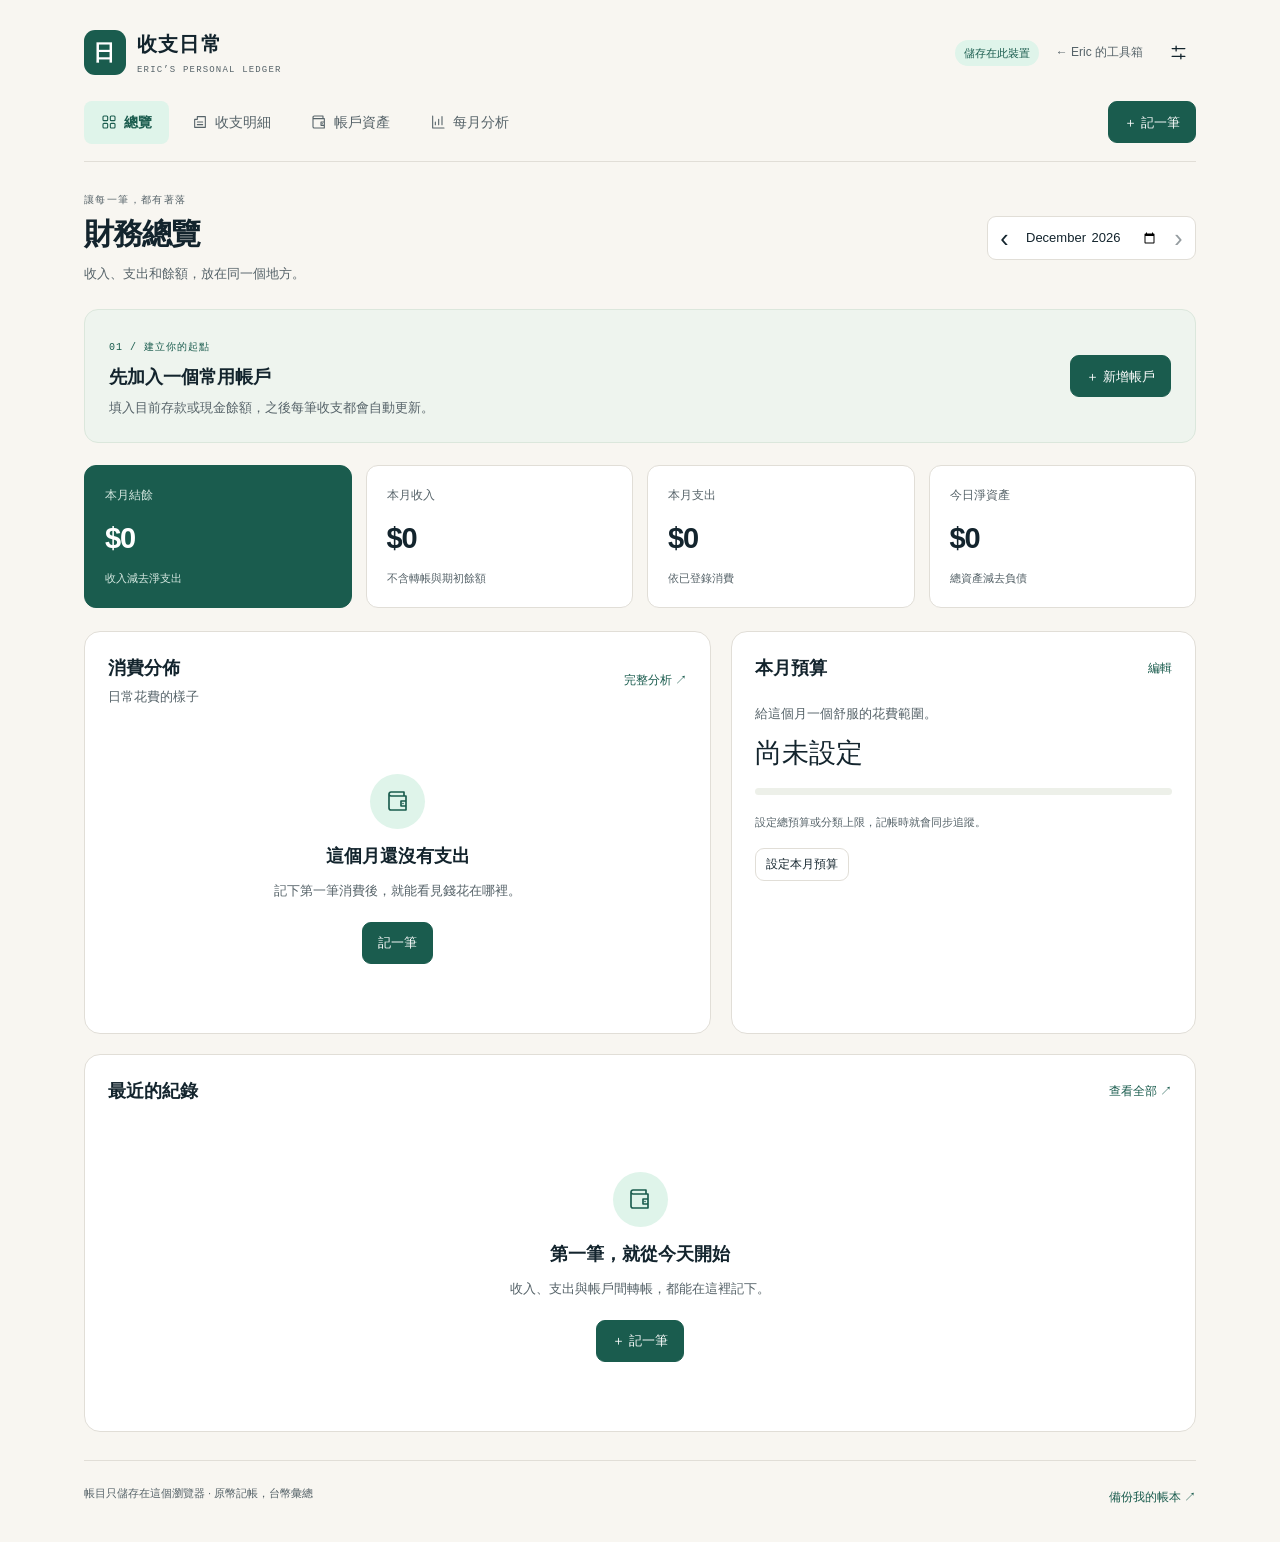
<file: money-report/index.html>
<!doctype html>
<html lang="zh-Hant">
<head>
<meta charset="utf-8">
<meta name="viewport" content="width=device-width,initial-scale=1,viewport-fit=cover">
<meta name="robots" content="noindex,nofollow">
<meta name="referrer" content="no-referrer">
<meta http-equiv="Content-Security-Policy" content="default-src 'none'; script-src 'sha256-wUUd0xwGq2/ffjCgdm4BlwX/+3DKGxcfX4OksfmXALM='; style-src 'unsafe-inline'; img-src data:; connect-src https://open.er-api.com/v6/latest/TWD; base-uri 'none'; form-action 'none'">
<link rel="icon" href="data:,">
<title>收支日常 · Eric 的記帳本</title>
<style>
:root{--bg:oklch(97.3% .007 85);--paper:#fff;--ink:oklch(25% .028 230);--muted:oklch(49% .018 230);--line:oklch(90% .01 85);--green:oklch(43% .07 175);--soft:oklch(95% .026 165);--red:oklch(46% .13 27);--amber:oklch(45% .085 65);--radius:16px;color-scheme:light;font-family:"PingFang TC","Microsoft JhengHei",sans-serif}
*{box-sizing:border-box}html{-webkit-text-size-adjust:100%}body{margin:0;background:var(--bg);color:var(--ink);font-size:15px;line-height:1.65}button,input,select,textarea{font:inherit;color:inherit}button,a,input,select,textarea{-webkit-tap-highlight-color:transparent}button,a{touch-action:manipulation}button{cursor:pointer}button:disabled{opacity:.45;cursor:not-allowed}a{color:inherit;text-decoration:none}button:focus-visible,a:focus-visible,input:focus-visible,select:focus-visible,textarea:focus-visible,summary:focus-visible{outline:3px solid #7bad9f;outline-offset:3px}h1,h2,h3,p{margin:0}h1{font-size:30px;letter-spacing:-.035em;line-height:1.35;font-weight:650}h2{font-size:18px;line-height:1.5;font-weight:600}h3{font-size:15px;font-weight:600}small{font-size:12px}[hidden]{display:none!important}.sr-only,.skip-link:not(:focus){position:absolute;width:1px;height:1px;overflow:hidden;clip:rect(0,0,0,0)}.skip-link:focus{position:fixed;top:10px;left:10px;background:white;padding:10px;z-index:100}.app-shell{max-width:1180px;margin:auto;padding:0 34px}.app-header{display:flex;align-items:center;justify-content:space-between;gap:16px;padding:28px 0 23px}.brand{display:flex;align-items:center;gap:11px;font-size:20px;letter-spacing:.06em;font-weight:650}.brand-mark{display:grid;place-items:center;background:var(--green);color:white;border-radius:11px;width:42px;height:45px;font-size:22px;font-family:"Songti TC",serif}.brand small{display:block;font-family:ui-monospace,monospace;font-size:9px;letter-spacing:.13em;font-weight:400;color:var(--muted);margin-top:2px}.header-tools{display:flex;align-items:center;gap:17px}.local-badge{font-size:11px;color:var(--green);background:var(--soft);padding:4px 9px;border-radius:20px;white-space:nowrap}.back-link{font-size:12px;color:var(--muted)}.back-link:hover{color:var(--green)}.icon-button{display:inline-grid;place-items:center;background:none;border:0;border-radius:8px;min-width:36px;min-height:36px;font-size:23px;line-height:1}.icon-button:hover{background:#e7ece7}.icon-button:active{transform:translateY(1px)}.navigation{display:flex;align-items:center;justify-content:space-between;gap:10px;border-bottom:1px solid var(--line);padding:0 0 17px}.navigation nav{display:flex;gap:6px}.nav-button{border:0;background:none;color:var(--muted);padding:10px 17px;border-radius:8px;font-size:14px;white-space:nowrap}.nav-button:hover{background:#ebeee8}.nav-button:active{background:#e1e8e1}.nav-button[aria-current=page]{color:var(--green);background:var(--soft);font-weight:650}.nav-button svg{width:16px;height:16px;vertical-align:-3px;margin-right:7px}.button{display:inline-flex;align-items:center;justify-content:center;gap:7px;min-height:42px;border:1px solid var(--line);border-radius:9px;background:white;padding:9px 15px;font-size:13px;font-weight:550;line-height:1.5;white-space:nowrap}.button:hover{background:#f4f6f1}.button:active{transform:translateY(1px)}.button.primary{background:var(--green);border-color:var(--green);color:white}.button.primary:hover{background:#1b5549}.button.small{min-height:33px;padding:6px 10px;font-size:12px}.button.danger{color:var(--red);border-color:#e9c3bd;background:#fff9f7}.text-button{border:0;background:none;padding:4px 0;font-size:12px;color:var(--green);text-align:left}.text-button:hover{text-decoration:underline}.text-button:active{opacity:.7}.page-heading{display:flex;align-items:center;justify-content:space-between;gap:20px;padding:30px 0 25px}.eyebrow{font-size:10px;font-weight:550;letter-spacing:.14em;color:var(--muted);margin-bottom:6px}.muted{color:var(--muted);font-size:13px}.page-heading .muted{margin-top:8px}.month-picker{display:flex;align-items:center;gap:1px;background:white;border:1px solid var(--line);border-radius:9px;padding:2px}.month-picker input{border:0;background:none;padding:7px 5px;font-size:13px;width:143px}.month-picker .icon-button{font-size:25px;min-width:29px}.panel{background:var(--paper);border:1px solid var(--line);border-radius:var(--radius);padding:23px;min-width:0}.section-head{display:flex;align-items:center;justify-content:space-between;gap:12px;margin-bottom:20px}.section-head .muted{margin-top:4px}.stats{display:grid;grid-template-columns:repeat(4,minmax(0,1fr));gap:14px;margin-bottom:23px}.stat{padding:20px;border-radius:12px;background:white;border:1px solid var(--line);min-width:0}.stat .label{font-size:12px;color:var(--muted);display:flex;align-items:center;gap:6px}.stat .value{font-size:clamp(20px,2.5vw,29px);font-weight:550;letter-spacing:-.04em;white-space:nowrap;margin:9px 0 6px;font-variant-numeric:tabular-nums}.stat .caption{font-size:11px;color:var(--muted)}.stat.accent{background:var(--green);color:white;border-color:var(--green)}.stat.accent .label,.stat.accent .caption{color:#d5e8e1}.money{font-variant-numeric:tabular-nums;letter-spacing:-.025em}.income{color:var(--green)}.expense{color:var(--red)}.grid-main{display:grid;grid-template-columns:minmax(0,1.35fr) minmax(270px,1fr);gap:20px;margin-bottom:20px}.grid-equal{display:grid;grid-template-columns:1fr 1fr;gap:20px;margin-bottom:20px}.empty{text-align:center;padding:46px 24px}.empty p{font-size:13px;color:var(--muted);max-width:390px;margin:10px auto 21px}.empty-symbol{width:55px;height:55px;display:grid;place-items:center;border-radius:50%;background:var(--soft);color:var(--green);margin:0 auto 14px}.empty-symbol svg{width:24px;height:24px}.onboarding{display:flex;align-items:center;justify-content:space-between;gap:24px;padding:24px;background:#eef4ee;border:1px solid #dbe7dc;border-radius:14px;margin-bottom:22px}.onboarding p{color:var(--muted);font-size:13px;margin-top:6px}.onboarding .step{font-family:ui-monospace,monospace;font-size:10px;color:var(--green);letter-spacing:.1em;margin-bottom:7px}.distribution{display:grid;grid-template-columns:160px 1fr;gap:22px;align-items:center}.donut{position:relative;width:160px;height:160px;margin:auto}.donut svg{transform:rotate(-90deg);width:100%;height:100%;overflow:visible}.donut-center{position:absolute;inset:0;display:flex;flex-direction:column;justify-content:center;align-items:center;font-size:10px;color:var(--muted);pointer-events:none}.donut-center strong{font-size:19px;color:var(--ink);font-weight:550;max-width:130px;overflow-wrap:anywhere}.legend{display:flex;flex-direction:column;gap:12px}.legend-row{display:grid;grid-template-columns:9px minmax(52px,1fr) auto;gap:8px;align-items:center;font-size:12px;line-height:1.4;text-align:left;width:100%;background:none;border:0;padding:0}.legend-row:hover .legend-name{text-decoration:underline}.swatch{width:7px;height:7px;border-radius:50%}.legend-row small{color:var(--muted);font-size:10px;margin-left:6px}.legend-amount{font-variant-numeric:tabular-nums}.note{font-size:11px;color:var(--muted);margin-top:18px;line-height:1.7}.budget-number{display:flex;justify-content:space-between;align-items:baseline;margin:7px 0 12px}.budget-number strong{font-size:27px;font-weight:550}.progress-track{height:7px;background:#edf0e9;border-radius:10px;overflow:hidden}.progress-track span{display:block;height:100%;background:var(--green);border-radius:10px}.progress-track.over span{background:var(--red)}.budget-detail{display:flex;justify-content:space-between;gap:8px;font-size:11px;color:var(--muted);margin-top:8px}.budget-list{display:flex;flex-direction:column;gap:18px}.budget-list .budget-number{font-size:12px;margin:0 0 8px}.budget-list .budget-number strong{font-size:12px}.insight-mini{padding:15px 16px;margin-top:22px;border-radius:10px;background:var(--soft);font-size:12px;color:var(--green)}.insight-mini strong{display:block;margin-bottom:4px}.transaction-list{display:flex;flex-direction:column}.transaction-row{display:grid;grid-template-columns:35px minmax(0,1fr) auto 25px;align-items:center;gap:11px;padding:14px 0;border-top:1px solid var(--line)}.transaction-row:first-child{border-top:0}.transaction-icon{width:34px;height:34px;border-radius:10px;background:#f1f2ed;color:var(--muted);display:grid;place-items:center}.transaction-icon svg{width:17px;height:17px}.transaction-description{min-width:0}.transaction-description strong{display:block;font-size:13px;font-weight:550;overflow-wrap:anywhere}.transaction-description small{font-size:11px;color:var(--muted);display:block}.transaction-amount{font-size:14px;font-weight:550;white-space:nowrap}.transaction-row .icon-button{min-width:25px;min-height:31px;font-size:18px}.filters{display:grid;grid-template-columns:2fr repeat(3,1fr);gap:10px;margin-bottom:18px}.filters label{min-width:0}.field-label{display:block;font-size:11px;color:var(--muted);margin-bottom:5px}.filters input,.filters select,input,select,textarea{border:1px solid var(--line);border-radius:8px;padding:10px 11px;background:white;min-width:0;width:100%;font-size:13px}.checkbox-line{display:flex;align-items:center;gap:8px;font-size:12px;line-height:1.6}.checkbox-line input{width:16px;height:16px;flex-shrink:0;accent-color:var(--green)}.list-toolbar{display:flex;align-items:center;justify-content:space-between;gap:10px;margin-bottom:12px}.list-summary{color:var(--muted);font-size:12px}.date-heading{font-size:11px;color:var(--muted);background:#f5f6f1;padding:6px 10px;border-radius:6px;margin-top:13px}.pagination{display:flex;justify-content:center;gap:15px;align-items:center;margin-top:20px;font-size:12px}.accounts-grid{display:grid;grid-template-columns:repeat(3,minmax(0,1fr));gap:15px;margin-bottom:24px}.account-card{padding:21px;border-radius:13px;border:1px solid var(--line);background:white;min-width:0}.account-card.archived{background:#f0f1eb}.account-title{display:flex;align-items:center;justify-content:space-between;gap:10px;margin-bottom:18px}.account-title h3{overflow-wrap:anywhere}.account-type{font-size:10px;color:var(--muted);margin-top:4px}.account-balance{font-size:26px;font-variant-numeric:tabular-nums;letter-spacing:-.03em}.account-card .note{margin-top:4px}.account-actions{display:flex;gap:12px;margin-top:18px;border-top:1px solid var(--line);padding-top:13px}.account-actions .text-button{font-size:11px}.as-of{display:flex;align-items:center;gap:10px;margin-bottom:20px;flex-wrap:wrap}.as-of input{width:160px;padding:7px 10px}.as-of .button{margin-left:auto}.tips{display:grid;grid-template-columns:repeat(auto-fit,minmax(min(100%,260px),1fr));gap:15px;margin-bottom:20px}.tip{padding:21px;border:1px solid #d9e5dc;background:#f0f5ef;border-radius:12px}.tip.warning{background:#fff6eb;border-color:#ecdfc9}.tip h3{font-size:14px;margin-bottom:8px}.tip p{font-size:12px;line-height:1.8;color:var(--muted)}.tip .tip-number{font-family:ui-monospace,monospace;font-size:10px;color:var(--green);display:block;margin-bottom:12px}.trend-chart{display:grid;grid-template-columns:repeat(6,minmax(0,1fr));gap:18px;height:180px;padding-top:20px;margin-bottom:12px}.trend-column{min-width:0;display:flex;align-items:center;flex-direction:column;justify-content:flex-end}.trend-bars{display:flex;align-items:flex-end;justify-content:center;gap:5px;width:100%;height:145px;border-bottom:1px solid var(--line)}.trend-bar{width:17px;max-width:35%;border-radius:4px 4px 0 0;min-height:0}.trend-bar.in{background:#8daf9d}.trend-bar.out{background:#2a6153}.trend-month{font-family:ui-monospace,monospace;font-size:10px;color:var(--muted);padding-top:8px}.chart-key{display:flex;gap:20px;font-size:11px;color:var(--muted);justify-content:center}.chart-key i{display:inline-block;width:8px;height:8px;border-radius:2px;margin-right:5px}details.data-table{margin-top:16px;font-size:12px;color:var(--muted)}summary{cursor:pointer}.data-table table{width:100%;border-collapse:collapse;font-size:11px;margin-top:10px;text-align:right}.data-table th:first-child,.data-table td:first-child{text-align:left}.data-table th,.data-table td{padding:7px 5px;border-bottom:1px solid var(--line)}.analysis-heading{display:flex;align-items:center;justify-content:space-between;gap:12px;margin:25px 0 15px}.top-spends{counter-reset:rank}.top-spends .transaction-row{grid-template-columns:30px minmax(0,1fr) auto 25px}.top-spends .transaction-icon{font-size:11px;background:none;width:25px}.settings-grid{display:grid;grid-template-columns:1fr 1fr;gap:20px}.settings-grid p{margin-top:8px;font-size:13px;color:var(--muted)}.settings-grid .button-row{display:flex;flex-wrap:wrap;gap:8px;margin-top:20px}.facts{margin-top:16px;display:grid;gap:10px}.facts div{display:flex;justify-content:space-between;border-bottom:1px solid var(--line);padding-bottom:9px;font-size:12px}.alert{padding:14px 17px;margin:10px 0;border:1px solid #e2b9ae;border-radius:9px;background:#fff4ed;color:#8a3225;font-size:13px}.alert a{text-decoration:underline}.app-footer{display:flex;justify-content:space-between;gap:15px;border-top:1px solid var(--line);padding:23px 0 30px;margin-top:28px;font-size:11px;color:var(--muted)}dialog{width:min(560px,calc(100% - 24px));max-height:calc(100dvh - 40px);padding:26px;border:1px solid var(--line);border-radius:18px;color:var(--ink);background:var(--paper);overflow-y:auto;box-shadow:0 25px 100px #152c2733}dialog::backdrop{background:#162d2859;backdrop-filter:blur(3px)}.dialog-heading{display:flex;align-items:center;justify-content:space-between;margin-bottom:23px}.dialog-heading h2{font-size:23px}.dialog-heading .eyebrow{margin-bottom:3px}.form-grid{display:grid;grid-template-columns:1fr 1fr;gap:15px}.field{display:block;min-width:0}.field.wide,.wide{grid-column:1/-1}.field>span{display:block;font-size:12px;color:var(--muted);margin-bottom:6px}.field small{font-size:11px;color:var(--muted);display:block;margin-top:6px;line-height:1.6}.amount-input{font-size:29px;letter-spacing:-.03em;font-variant-numeric:tabular-nums;padding:12px 14px}.form-hint{font-size:12px;line-height:1.7;color:var(--muted);padding:12px 14px;border-radius:8px;background:#f4f6f0;margin-bottom:16px}.dialog-actions{display:flex;justify-content:flex-end;gap:9px;margin-top:24px;padding-top:17px;border-top:1px solid var(--line)}.form-error{font-size:12px;color:var(--red);background:#fff3ee;padding:10px 13px;border-radius:7px;margin-top:16px}.danger-zone{margin-top:20px;border-top:1px solid var(--line);padding-top:15px}.restore-summary{display:grid;gap:9px;margin:20px 0;font-size:13px}.category-budgets{display:grid;grid-template-columns:1fr 1fr;gap:12px}.subheading{font-size:13px;margin:22px 0 12px}#toast{position:fixed;bottom:24px;left:50%;transform:translateX(-50%);padding:12px 21px;color:white;background:#203f36;box-shadow:0 8px 28px #203f3628;border-radius:11px;max-width:90vw;font-size:13px;z-index:100}main:focus{outline:none}svg{fill:none;stroke:currentColor;stroke-width:1.65;stroke-linecap:round;stroke-linejoin:round}
.fx-panel{min-width:0;margin-bottom:22px;padding:22px 23px;border:1px solid #dce6de;border-radius:var(--radius);background:#f5f8f2}
.fx-panel-head{display:flex;align-items:flex-start;justify-content:space-between;flex-wrap:wrap;gap:14px 20px;min-width:0}
.fx-panel-head>div{min-width:0;flex:1 1 240px}
.fx-panel-head h2{font-size:18px;line-height:1.5}
.fx-panel-head p{margin-top:5px;color:var(--muted);font-size:12px;line-height:1.8;overflow-wrap:anywhere}
.fx-panel .note,.fx-panel small{font-size:12px;line-height:1.8;overflow-wrap:anywhere}
.fx-panel .note{margin-top:14px}
.fx-panel a{color:var(--green);text-decoration:underline;text-underline-offset:3px;overflow-wrap:anywhere}
.fx-meta{display:flex;align-items:center;flex-wrap:wrap;gap:5px 17px;min-width:0;margin-top:12px;color:var(--muted);font-size:12px;line-height:1.8}
.fx-meta>*{max-width:100%;min-width:0;overflow-wrap:anywhere}
.fx-meta time{font-variant-numeric:tabular-nums;white-space:normal}
.fx-meta strong{color:var(--ink);font-weight:550}
.fx-rate-grid{display:grid;grid-template-columns:repeat(auto-fit,minmax(min(100%,170px),1fr));gap:10px;min-width:0;margin-top:17px}
.fx-rate-item{display:flex;flex-direction:column;align-items:flex-start;gap:5px;min-width:0;padding:13px 15px;border:1px solid #e0e7dc;border-radius:10px;background:var(--paper);color:var(--muted);font-size:12px;line-height:1.7;overflow-wrap:anywhere}
.fx-rate-item>strong{max-width:100%;color:var(--ink);font-size:18px;line-height:1.5;font-weight:550;font-variant-numeric:tabular-nums;overflow-wrap:anywhere}
.fx-rate-item small{max-width:100%;font-size:12px;line-height:1.7}
.fx-warning{min-width:0;margin-top:13px;padding:12px 14px;border:1px solid #e6d9c5;border-radius:9px;background:#fff6eb;color:var(--amber);font-size:12px;line-height:1.85;overflow-wrap:anywhere}
.fx-warning strong{font-weight:600}
.fx-warning small{font-size:12px}
.fx-preview{min-width:0;padding:12px 14px;border:1px solid #dce7dc;border-radius:9px;background:var(--soft);color:var(--green);font-size:13px;line-height:1.8;overflow-wrap:anywhere}
.fx-preview.note{margin-top:0;font-size:12px}
.fx-preview p+p{margin-top:6px}
.fx-preview strong{font-size:14px;font-weight:600;font-variant-numeric:tabular-nums}
.fx-preview small{display:block;margin-top:5px;color:var(--muted);font-size:12px;line-height:1.8}
.fx-amount-native{display:block;max-width:100%;min-width:0;font-variant-numeric:tabular-nums;line-height:1.45;white-space:normal;overflow-wrap:anywhere}
.fx-amount-base{display:block;max-width:100%;min-width:0;margin-top:4px;color:var(--muted);font-size:12px;font-weight:400;font-variant-numeric:tabular-nums;letter-spacing:0;line-height:1.7;white-space:normal;overflow-wrap:anywhere}
.transaction-amount .fx-amount-native,.transaction-amount .fx-amount-base{max-width:230px;text-align:right}
.fx-controls{display:flex;align-items:flex-end;flex-wrap:wrap;gap:10px;min-width:0;margin-top:16px}
.fx-controls .field{flex:1 1 170px;min-width:0}
.fx-controls .field>span,.fx-controls .field small{font-size:12px}
.fx-controls input,.fx-controls select{min-height:44px}
.fx-controls .button,.fx-panel-head>.button{min-height:44px;white-space:normal;overflow-wrap:anywhere}
.currency-badge{display:inline-flex;align-items:center;justify-content:center;flex-shrink:0;max-width:100%;padding:3px 7px;border:1px solid #dce7de;border-radius:6px;background:var(--soft);color:var(--green);font-family:ui-monospace,monospace;font-size:12px;font-weight:500;letter-spacing:.035em;line-height:1.5;vertical-align:middle}
@media(max-width:680px){.fx-panel{padding:18px;margin-bottom:17px}.fx-panel-head{gap:12px}.fx-panel-head>div{flex-basis:100%}.fx-panel-head h2{font-size:17px}.fx-meta{gap:6px 13px}.fx-rate-grid{gap:9px;margin-top:14px}.fx-rate-item{padding:12px 14px}.fx-warning{padding:11px 13px}.fx-controls{gap:10px;margin-top:14px}.fx-controls .field{flex-basis:100%}.fx-controls .button{flex:1 1 auto}.transaction-amount .fx-amount-native,.transaction-amount .fx-amount-base{max-width:125px}.fx-preview{padding:11px 13px}}
@media(max-width:1000px){.app-shell{padding:0 24px}.header-tools{gap:10px}.local-badge{display:none}.stats{gap:10px}.stat{padding:17px}.grid-main{grid-template-columns:1.2fr 1fr;gap:15px}.distribution{grid-template-columns:1fr;gap:22px}.legend{display:grid;grid-template-columns:1fr 1fr;column-gap:15px}.accounts-grid{grid-template-columns:repeat(2,minmax(0,1fr))}.nav-button{padding:9px 12px}.tips{grid-template-columns:1fr}.tip{padding:17px;display:grid;grid-template-columns:25px 1fr;gap:0 10px}.tip p{grid-column:2}.tip .tip-number{grid-row:1/3;margin-top:2px}}
@media(max-width:680px){.app-shell{padding:0 17px}.app-header{padding:21px 0 17px;align-items:flex-start}.brand{font-size:18px;gap:9px}.brand-mark{width:35px;height:39px;font-size:20px}.brand small{font-size:8px}.header-tools{gap:5px;flex-wrap:wrap;justify-content:flex-end}.back-link{font-size:10px;padding-top:5px}.header-tools .icon-button{min-width:27px;min-height:28px;font-size:19px}.navigation{padding-bottom:13px;align-items:center}.navigation nav{gap:0;overflow-x:auto;min-width:0}.nav-button{font-size:12px;padding:9px 10px}.nav-button svg{display:none}.add-button{min-height:35px;padding:8px 10px;font-size:12px}.page-heading{padding:24px 0 20px;align-items:flex-start;flex-wrap:wrap;gap:15px}h1{font-size:26px}.page-heading .muted{font-size:12px}.month-picker{margin-left:auto}.month-picker input{font-size:12px;width:133px}.stats{grid-template-columns:1fr 1fr;gap:10px;margin-bottom:16px}.stat{padding:16px}.stat .value{font-size:24px}.stat .caption{font-size:10px}.grid-main,.grid-equal,.settings-grid{grid-template-columns:1fr;gap:16px;margin-bottom:16px}.panel{padding:19px}.distribution{grid-template-columns:130px 1fr;gap:18px}.donut{width:130px;height:130px}.donut-center strong{font-size:16px;max-width:105px}.legend{display:flex;gap:12px}.legend-row{font-size:11px;gap:6px;grid-template-columns:7px minmax(36px,1fr) auto}.legend-row small{font-size:9px;margin-left:2px}.section-head{margin-bottom:17px}h2{font-size:17px}.onboarding{align-items:flex-start;flex-direction:column;gap:16px;padding:21px}.filters{grid-template-columns:1fr 1fr}.filters label:first-child{grid-column:1/-1}.filters label:last-child{grid-column:1/-1}.accounts-grid{grid-template-columns:1fr;gap:12px}.account-card{padding:20px}.account-title{margin-bottom:9px}.account-actions{margin-top:13px}.account-balance{font-size:27px}.transaction-row{gap:9px;grid-template-columns:30px minmax(0,1fr) auto 22px}.transaction-icon{width:30px;height:30px}.transaction-description strong{font-size:12px}.transaction-description small{font-size:10px}.transaction-amount{font-size:13px}.as-of{gap:7px}.as-of input{width:143px}.app-footer{flex-direction:column;gap:6px;padding-bottom:22px}.app-footer .text-button{font-size:11px}.month-picker .icon-button{min-width:25px}.trend-chart{gap:10px}.tip{padding:18px}.list-toolbar{flex-wrap:wrap}.dialog-heading{margin-bottom:20px}dialog{padding:21px;max-height:calc(100dvh - 24px)}.form-grid{gap:13px}.field>span{font-size:11px}.category-budgets{gap:10px}.amount-input{font-size:27px}.settings-grid .button{font-size:12px}.empty{padding:32px 18px}.local-badge{display:none}}
@media(max-width:360px){.distribution{grid-template-columns:1fr}.legend{display:grid;grid-template-columns:1fr 1fr}.stat .value{font-size:21px}.nav-button{padding:8px;font-size:11px}.brand small{display:none}.form-grid{grid-template-columns:1fr}.field.wide{grid-column:auto}.header-tools .back-link{max-width:90px;text-align:right}.trend-chart{gap:6px}}
@media(prefers-reduced-motion:reduce){*,*::before,*::after{scroll-behavior:auto!important;transition:none!important}}

#tx-rate-fields .note,#tx-target-field .note,#account-fx-preview,.form-grid .field small{font-size:12px;line-height:1.8}#tx-rate-fields .text-button,#tx-target-field .text-button{min-height:44px}#tx-rate-fields .note a,dialog .note a{text-decoration:underline;text-underline-offset:3px}.stat .value,.account-balance{white-space:normal;overflow-wrap:anywhere}.account-actions{flex-wrap:wrap}
.rescue{max-width:640px}.rescue h2{margin-bottom:12px}.rescue p+p{margin-top:12px}.rescue .rescue-cause{font-weight:550;line-height:1.8;overflow-wrap:anywhere}.rescue .note{margin-top:12px;font-size:13px;line-height:1.75;overflow-wrap:anywhere}.rescue .rescue-help{font-size:13px;line-height:1.8;color:var(--muted)}.rescue .button-row{display:flex;flex-wrap:wrap;gap:8px;margin-top:22px}.rescue .button-row .button{min-height:44px;white-space:normal;overflow-wrap:anywhere}.rescue .note:last-child{margin-top:16px}.local-badge.warn{color:var(--amber);background:#fff6eb;font-size:12px;font-weight:600;box-shadow:inset 0 0 0 1px #d8bd8f}.app-footer.rescue-footer .text-button{display:inline-flex;align-items:center;min-height:44px;padding:0 2px;font-size:13px}@media(min-width:681px){.app-footer.rescue-footer{align-items:center}}

</style>
</head>
<body>
<a href="#main" class="skip-link">跳到主要內容</a>
<div class="app-shell">
<header class="app-header">
 <a class="brand" href="#overview" data-view="overview" aria-label="收支日常首頁"><span class="brand-mark" aria-hidden="true">日</span><span>收支日常<small>ERIC’S PERSONAL LEDGER</small></span></a>
 <div class="header-tools"><span class="local-badge" id="storage-status">正在開啟帳本</span><a class="back-link" href="https://ericlau1107.github.io/#money-report" target="_top">← Eric 的工具箱</a><button class="icon-button" data-view="settings" aria-label="資料與設定" title="資料與設定"><svg viewBox="0 0 24 24" width="19" height="19" aria-hidden="true"><path d="M4 7h16M4 17h16M9 4v6m6 4v6"/></svg></button></div>
</header>
<div id="global-error" role="alert" class="alert" hidden></div>
<div class="navigation"><nav aria-label="記帳本導覽" id="nav"></nav><button class="button primary add-button" data-action="add-transaction" disabled id="quick-add">＋ 記一筆</button></div>
<div class="page-heading"><div><p class="eyebrow" id="page-eyebrow">讓每一筆，都有著落</p><h1 id="page-title">財務總覽</h1><p id="page-subtitle" class="muted">收入、支出和餘額，放在同一個地方。</p></div><div class="month-picker" id="month-picker"><button class="icon-button" data-action="previous-month" aria-label="上一個月">‹</button><label><span class="sr-only">選擇月份</span><input type="month" id="month" min="1900-01" required></label><button class="icon-button" data-action="next-month" aria-label="下一個月">›</button></div></div>
<main id="main" tabindex="-1"><section class="panel empty"><h2>正在開啟本機帳本…</h2><p>第一次使用時，可以先新增常用帳戶。</p></section></main>
<footer class="app-footer"><span>帳目只儲存在這個瀏覽器 · 原幣記帳，台幣彙總</span><button class="text-button" data-action="backup">備份我的帳本 ↗</button></footer>
</div>
<div id="toast" role="status" aria-live="polite" hidden></div>
<dialog id="dialog" aria-labelledby="dialog-title"><div class="dialog-heading"><div><p class="eyebrow">收支日常</p><h2 id="dialog-title"></h2></div><button class="icon-button" data-action="close-dialog" aria-label="關閉視窗">×</button></div><form id="dialog-form"><div id="dialog-body"></div><p id="dialog-error" class="form-error" role="alert" hidden></p><div id="dialog-actions" class="dialog-actions"><button type="button" class="button" data-action="close-dialog">取消</button><button type="submit" class="button primary" id="save-button">儲存</button></div></form></dialog>
<input type="file" accept="application/json,.json" id="restore-file" hidden>
<noscript>請開啟 JavaScript，才能使用儲存在瀏覽器的個人記帳本。</noscript>
<script>
(function (root) {
  'use strict';

  const SCHEMA = 'eric-ledger/2';
  const LIMIT = 1e12;
  const MAX_STATE_BYTES = 40 * 1024 * 1024;
  const currencies = [
    { code: 'TWD', name: '新台幣', decimals: 2 },
    { code: 'USD', name: '美元', decimals: 2 },
    { code: 'HKD', name: '港幣', decimals: 2 },
    { code: 'JPY', name: '日圓', decimals: 0 },
    { code: 'EUR', name: '歐元', decimals: 2 },
    { code: 'GBP', name: '英鎊', decimals: 2 },
    { code: 'CNY', name: '人民幣', decimals: 2 },
    { code: 'KRW', name: '韓元', decimals: 0 },
    { code: 'SGD', name: '新加坡元', decimals: 2 },
    { code: 'AUD', name: '澳幣', decimals: 2 },
    { code: 'CAD', name: '加拿大元', decimals: 2 },
    { code: 'NZD', name: '紐西蘭元', decimals: 2 },
    { code: 'CHF', name: '瑞士法郎', decimals: 2 },
    { code: 'THB', name: '泰銖', decimals: 2 },
    { code: 'MYR', name: '馬來西亞令吉', decimals: 2 },
    { code: 'VND', name: '越南盾', decimals: 0 },
    { code: 'IDR', name: '印尼盾', decimals: 2 },
    { code: 'PHP', name: '菲律賓披索', decimals: 2 },
    { code: 'INR', name: '印度盧比', decimals: 2 },
    { code: 'AED', name: '阿聯酋迪拉姆', decimals: 2 },
    { code: 'SAR', name: '沙烏地里亞爾', decimals: 2 },
    { code: 'KWD', name: '科威特第納爾', decimals: 3 },
    { code: 'BHD', name: '巴林第納爾', decimals: 3 },
    { code: 'OMR', name: '阿曼里亞爾', decimals: 3 },
  ];
  const currenciesByCode = new Map(currencies.map(currency => [currency.code, Object.freeze(currency)]));
  Object.freeze(currencies);
  const categories = {
    expense: [
      { id: 'food', name: '餐飲', color: '#ce805d' },
      { id: 'groceries', name: '日常採買', color: '#ba9870' },
      { id: 'transport', name: '交通', color: '#699bb0' },
      { id: 'shopping', name: '購物', color: '#a88aad' },
      { id: 'housing', name: '居住', color: '#818cbb' },
      { id: 'bills', name: '帳單與通訊', color: '#87a8aa' },
      { id: 'health', name: '醫療與健康', color: '#77a082' },
      { id: 'entertainment', name: '休閒娛樂', color: '#cf9c61' },
      { id: 'learning', name: '學習', color: '#aa9d57' },
      { id: 'travel', name: '旅行', color: '#7395ca' },
      { id: 'family', name: '家庭與人情', color: '#b57e88' },
      { id: 'work', name: '工作', color: '#758978' },
      { id: 'insurance', name: '保險與稅費', color: '#9c8e81' },
      { id: 'other', name: '其他', color: '#9a9a9a' },
    ],
    income: [
      { id: 'salary', name: '薪資', color: '#528c76' },
      { id: 'freelance', name: '接案', color: '#668fa6' },
      { id: 'bonus', name: '獎金', color: '#b59857' },
      { id: 'interest', name: '利息', color: '#929e6f' },
      { id: 'investment', name: '投資收益', color: '#9684a7' },
      { id: 'gift', name: '禮金', color: '#b88691' },
      { id: 'other_income', name: '其他收入', color: '#929995' },
    ],
  };
  const accountTypes = [
    { id: 'cash', name: '現金', liability: false },
    { id: 'bank', name: '銀行存款', liability: false },
    { id: 'savings', name: '儲蓄存款', liability: false },
    { id: 'forex', name: '外幣帳戶', liability: false },
    { id: 'credit', name: '信用卡', liability: true },
    { id: 'investment', name: '投資資產', liability: false },
    { id: 'loan', name: '借款', liability: true },
  ];
  const expenseIds = new Set(categories.expense.map(c => c.id));
  const incomeIds = new Set(categories.income.map(c => c.id));
  const typeIds = new Set(accountTypes.map(a => a.id));
  const kinds = new Set(['expense', 'income', 'refund', 'transfer', 'adjustment']);
  const cashTypes = new Set(['cash', 'bank', 'savings', 'forex']);

  function fail(message) { throw new Error(message); }
  function object(value, label) {
    if (!value || typeof value !== 'object' || Array.isArray(value) ||
        ![Object.prototype, null].includes(Object.getPrototypeOf(value))) fail(label + '格式不正確');
    return value;
  }
  function string(value, label, max, empty = false) {
    if (typeof value !== 'string' || value.length > max || /[\u0000-\u0008\u000b\u000c\u000e-\u001f\u007f]/.test(value)) fail(label + '格式不正確');
    const clean = value.trim();
    if (!empty && !clean) fail('請填寫' + label);
    return clean;
  }
  function identifier(value, label) {
    if (typeof value !== 'string' || !/^[A-Za-z0-9][A-Za-z0-9_-]{0,79}$/.test(value) || ['constructor', 'prototype'].includes(value)) fail(label + '識別碼不正確');
    return value;
  }
  function money(value, label, signed = false, zero = true) {
    if (!Number.isSafeInteger(value) || Math.abs(value) > LIMIT || (!signed && value < 0) || (!zero && value === 0)) fail(label + '格式不正確或金額超過上限');
    return value === 0 ? 0 : value;
  }
  function safeAdd(a, b) {
    const sum = a + b;
    if (!Number.isSafeInteger(sum)) fail('帳本金額總和過大，無法安全計算');
    return sum;
  }
  function daysInMonth(year, month) {
    return [31, year % 4 === 0 && (year % 100 !== 0 || year % 400 === 0) ? 29 : 28, 31, 30, 31, 30, 31, 31, 30, 31, 30, 31][month - 1];
  }
  function validDate(value) {
    if (typeof value !== 'string' || !/^\d{4}-\d{2}-\d{2}$/.test(value)) return false;
    const [year, month, day] = value.split('-').map(Number);
    return year >= 1900 && month >= 1 && month <= 12 && day >= 1 && day <= daysInMonth(year, month);
  }
  function validMonth(value) { return typeof value === 'string' && /^\d{4}-\d{2}$/.test(value) && validDate(value + '-01'); }
  function today(now = new Date()) {
    const parts = new Intl.DateTimeFormat('en-CA', { timeZone: 'Asia/Taipei', year: 'numeric', month: '2-digit', day: '2-digit' }).formatToParts(now);
    const get = type => parts.find(part => part.type === type).value;
    return get('year') + '-' + get('month') + '-' + get('day');
  }
  function isoTimestamp(value, label, optional = false) {
    if (optional && value === '') return '';
    if (typeof value !== 'string' || value.length > 40 || !/^\d{4}-\d{2}-\d{2}T\d{2}:\d{2}:\d{2}(?:\.\d{1,3})?(?:Z|[+-]\d{2}:\d{2})$/.test(value) || !validDate(value.slice(0, 10)) || !Number.isFinite(Date.parse(value))) fail(label + '格式不正確');
    return new Date(value).toISOString();
  }
  function currencyInfo(code) {
    const currency = currenciesByCode.get(code);
    if (!currency) fail('不支援此幣別');
    return currency;
  }
  function parseAmount(text, { signed = false, currency = 'TWD' } = {}) {
    if (typeof text !== 'string' || text.length > 40) fail('請輸入有效金額');
    const { decimals } = currencyInfo(currency);
    const input = text.trim();
    const pattern = new RegExp('^' + (signed ? '[+-]?' : '') + '(?:\\d+|\\d{1,3}(?:,\\d{3})+)' + (decimals ? '(?:\\.\\d{1,' + decimals + '})?' : '') + '$');
    if (!pattern.test(input)) fail(decimals ? currency + ' 金額最多可輸入 ' + decimals + ' 位小數' : currency + ' 金額必須為整數');
    const clean = input.replace(/,/g, '');
    const negative = clean.startsWith('-');
    const [whole, fraction = ''] = clean.replace(/^[+-]/, '').split('.');
    const value = Number(whole) * (10 ** decimals) + Number(fraction.padEnd(decimals, '0'));
    return money(negative ? -value : value, '金額', signed);
  }
  function formatMoney(minor, currency = 'TWD') {
    if (!Number.isSafeInteger(minor)) fail('金額格式不正確');
    const { decimals } = currencyInfo(currency);
    const factor = 10 ** decimals;
    return new Intl.NumberFormat('zh-TW', { style: 'currency', currency, currencyDisplay: currency === 'TWD' ? 'narrowSymbol' : 'code', minimumFractionDigits: minor % factor ? decimals : 0, maximumFractionDigits: decimals }).format(minor / factor);
  }
  function validRate(rate) { return typeof rate === 'number' && Number.isFinite(rate) && rate >= 1e-9 && rate <= 1e9; }
  function rateFraction(rate) {
    if (!validRate(rate)) fail('缺少有效匯率，請更新匯率或輸入實際匯率');
    const [mantissa, exponent = '0'] = String(rate).toLowerCase().split('e');
    const [whole, fraction = ''] = mantissa.split('.');
    const scale = fraction.length - Number(exponent);
    let numerator = BigInt(whole + fraction);
    let denominator = 1n;
    if (scale >= 0) denominator = 10n ** BigInt(scale);
    else numerator *= 10n ** BigInt(-scale);
    return { numerator, denominator };
  }
  function convertToTwd(nativeAmount, currency, rate) {
    if (!Number.isSafeInteger(nativeAmount)) fail('原幣金額格式不正確');
    const { decimals } = currencyInfo(currency);
    if (currency === 'TWD') return nativeAmount === 0 ? 0 : nativeAmount;
    const fraction = rateFraction(rate);
    const numerator = BigInt(Math.abs(nativeAmount)) * 100n * fraction.numerator;
    const denominator = (10n ** BigInt(decimals)) * fraction.denominator;
    const rounded = (numerator * 2n + denominator) / (denominator * 2n);
    const result = Number(nativeAmount < 0 ? -rounded : rounded);
    if (!Number.isSafeInteger(result)) fail('換算後金額超過安全計算範圍');
    return result === 0 ? 0 : result;
  }
  function cleanRateSnapshot(value, currency, now) {
    const snapshot = object(value, '入帳匯率');
    if (snapshot.currency !== currency || currency === 'TWD' || !validRate(snapshot.rate)) fail('入帳匯率或幣別不正確');
    if (!validDate(snapshot.rateDate) || snapshot.rateDate > now) fail('入帳匯率日期不正確');
    if (!['open.er-api.com', 'manual'].includes(snapshot.source)) fail('入帳匯率來源不正確');
    return { currency, rate: snapshot.rate, rateDate: snapshot.rateDate, fetchedAt: isoTimestamp(snapshot.fetchedAt, '匯率取得時間'), source: snapshot.source };
  }
  function rateSnapshot(currency, rateTable) {
    currencyInfo(currency);
    if (currency === 'TWD') return null;
    object(rateTable, '匯率資料');
    const rate = rateTable.ratesTwd && rateTable.ratesTwd[currency];
    return cleanRateSnapshot({ currency, rate, rateDate: rateTable.rateDate, fetchedAt: rateTable.fetchedAt, source: rateTable.source }, currency, today());
  }
  function makeActualRateSnapshot(fromCurrency, toCurrency, fromMinor, toMinor) {
    const from = currencyInfo(fromCurrency);
    const to = currencyInfo(toCurrency);
    money(fromMinor, '轉出原幣金額', false, false);
    money(toMinor, '轉入原幣金額', false, false);
    if (fromCurrency === toCurrency) {
      if (fromMinor !== toMinor) fail('同幣轉帳的轉出與轉入金額必須相同，手續費請另記支出');
      return null;
    }
    let numerator = BigInt(toMinor) * (10n ** BigInt(from.decimals));
    let denominator = BigInt(fromMinor) * (10n ** BigInt(to.decimals));
    let a = numerator, b = denominator;
    while (b) { const remainder = a % b; a = b; b = remainder; }
    numerator /= a;
    denominator /= a;
    return { fromCurrency, toCurrency, numerator: String(numerator), denominator: String(denominator) };
  }
  function emptyState() {
    return { schema: SCHEMA, revision: 0, accounts: [], transactions: [], budgets: {}, settings: { defaultAccountId: '', lastBackupAt: '' } };
  }
  // 救援畫面用的唯讀診斷：不驗證、不修改輸入，只數「日期晚於今天」的帳戶／交易。
  // 與 validateState 同一個「今天」（台北日期）；日期格式不正確的不算（那是別種錯誤）。
  function findFutureDates(input, now = today()) {
    const result = { count: 0, latest: '' };
    const later = value => typeof value === 'string' && validDate(value) && value > now ? value : '';
    const note = (...dates) => {
      const hits = dates.map(later).filter(Boolean);
      if (!hits.length) return;
      result.count += 1;
      for (const hit of hits) if (hit > result.latest) result.latest = hit;
    };
    try {
      if (!input || typeof input !== 'object') return result;
      if (Array.isArray(input.accounts)) for (const a of input.accounts) if (a && typeof a === 'object') note(a.openingDate);
      if (Array.isArray(input.transactions)) for (const t of input.transactions) if (t && typeof t === 'object') note(t.date, t.rateSnapshot && t.rateSnapshot.rateDate);
    } catch (error) {
      // 診斷失敗就當作沒有發現；不影響救援畫面其他功能。
    }
    return result;
  }
  // 救援畫面用的唯讀診斷（findFutureDates 的姊妹函式）：數「日期欄位本身不是合法日期」的帳戶／交易，
  // 例如 2020-13-45、空白、不是文字。只看驗證器會用「日期不正確」訊息擋下的欄位：帳戶期初日期、交易日期、
  // 外幣收支交易的入帳匯率日期（台幣交易的 rateSnapshot 會被別的訊息擋下，不算在這裡）。
  // 驗證器的訊息分不出「格式錯」和「晚於今天」；救援畫面靠這個函式與 findFutureDates 把兩者分開講。
  // sample 只放第一個壞掉的「文字」值（最多 20 字），方便維護者找。不驗證、不修改輸入。
  function findMalformedDates(input) {
    const result = { count: 0, sample: '' };
    const note = (...dates) => {
      const bad = dates.filter(value => !validDate(value));
      if (!bad.length) return;
      result.count += 1;
      if (!result.sample) {
        const text = bad.find(value => typeof value === 'string');
        if (text !== undefined) result.sample = text.slice(0, 20);
      }
    };
    try {
      if (!input || typeof input !== 'object') return result;
      const legacy = input.schema === 'eric-ledger/1';
      const currencyOf = new Map();
      if (Array.isArray(input.accounts)) for (const a of input.accounts) if (a && typeof a === 'object') { currencyOf.set(a.id, a.currency); note(a.openingDate); }
      if (Array.isArray(input.transactions)) {
        for (const t of input.transactions) {
          if (!t || typeof t !== 'object') continue;
          const currency = currencyOf.get(t.accountId);
          const foreign = !legacy && ['expense', 'income', 'refund'].includes(t.kind) && typeof currency === 'string' && currency !== 'TWD';
          if (foreign && t.rateSnapshot && typeof t.rateSnapshot === 'object') note(t.date, t.rateSnapshot.rateDate);
          else note(t.date);
        }
      }
    } catch (error) {
      // 診斷失敗就當作沒有發現；不影響救援畫面其他功能。
    }
    return result;
  }
  function cleanTransaction(transaction, accounts, now, legacy = false) {
    const t = object(transaction, '交易');
    const id = identifier(t.id, '交易');
    if (!validDate(t.date) || t.date > now) fail('交易日期不正確或晚於今天');
    if (!kinds.has(t.kind)) fail('交易種類不正確');
    const accountId = identifier(t.accountId, '帳戶');
    const account = accounts.get(accountId);
    if (!account) fail('交易使用的帳戶不存在');
    if (t.date < account.openingDate) fail('交易日期不可早於帳戶期初日期');
    const nativeAmount = money(legacy ? t.amount : t.nativeAmount, '原幣交易金額', t.kind === 'adjustment', false);
    const toAccountId = t.toAccountId == null ? '' : string(t.toAccountId, '轉入帳戶', 80, true);
    const categoryId = t.categoryId == null ? '' : string(t.categoryId, '分類', 80, true);
    let amount = null, toNativeAmount = null, snapshot = null, actualRateSnapshot = null;
    if (t.kind === 'transfer') {
      const target = accounts.get(toAccountId);
      if (!target || toAccountId === accountId) fail('轉帳需要兩個不同的有效帳戶');
      if (t.date < target.openingDate) fail('交易日期不可早於轉入帳戶期初日期');
      toNativeAmount = money(legacy ? t.amount : t.toNativeAmount, '轉入原幣金額', false, false);
      actualRateSnapshot = makeActualRateSnapshot(account.currency, target.currency, nativeAmount, toNativeAmount);
      if (!legacy && t.actualRateSnapshot != null) {
        const actual = object(t.actualRateSnapshot, '實際轉帳匯率');
        if (!actualRateSnapshot || Object.keys(actualRateSnapshot).some(key => actual[key] !== actualRateSnapshot[key])) fail('實際转帳匯率與雙邊入帳金額不符');
      }
    } else if (toAccountId) fail('此交易種類不應設定轉入帳戶');
    if (!legacy && t.kind !== 'transfer' && (t.toNativeAmount != null || t.actualRateSnapshot != null)) fail('此交易種類不應設定轉入金額或轉帳匯率');
    if (['expense', 'income', 'refund'].includes(t.kind)) {
      amount = money(t.amount, '台幣入帳金額');
      if (account.currency === 'TWD') {
        if (amount !== nativeAmount) fail('台幣帳戶的入帳金額必須等於原幣金額');
        if (!legacy && t.rateSnapshot != null) fail('台幣交易不應設定外幣匯率');
      } else {
        snapshot = cleanRateSnapshot(t.rateSnapshot, account.currency, now);
        if (amount !== convertToTwd(nativeAmount, account.currency, snapshot.rate)) fail('台幣入帳金額與保存匯率不符');
      }
    } else if (!legacy && (t.amount != null || t.rateSnapshot != null)) fail('轉帳與餘額校正不設定台幣收支金額或入帳匯率');
    if (['expense', 'refund'].includes(t.kind) && !expenseIds.has(categoryId)) fail('請選擇有效的支出分類');
    if (t.kind === 'income' && !incomeIds.has(categoryId)) fail('請選擇有效的收入分類');
    if (['transfer', 'adjustment'].includes(t.kind) && categoryId) fail('轉帳與餘額校正不應設定收支分類');
    return { id, date: t.date, kind: t.kind, amount, nativeAmount, toNativeAmount, rateSnapshot: snapshot, actualRateSnapshot, accountId, toAccountId, categoryId, note: string(t.note == null ? '' : t.note, '備註', 2000, true), createdAt: isoTimestamp(t.createdAt, '建立時間') };
  }
  function validateTransaction(transaction, state) {
    object(state, '帳本');
    if (!Array.isArray(state.accounts)) fail('帳戶格式不正確');
    const legacy = state.schema === 'eric-ledger/1';
    return cleanTransaction(transaction, new Map(state.accounts.map(a => [a.id, { ...a, currency: legacy ? 'TWD' : a.currency }])), today(), legacy);
  }
  function validateState(input) {
    const state = object(input, '帳本');
    const legacy = state.schema === 'eric-ledger/1';
    if (!legacy && state.schema !== SCHEMA) fail('不支援此帳本版本');
    if (!Number.isSafeInteger(state.revision) || state.revision < 0) fail('帳本修訂版本不正確');
    if (!Array.isArray(state.accounts) || state.accounts.length > 100) fail('帳戶數量不得超過 100 個');
    if (!Array.isArray(state.transactions) || state.transactions.length > 100000) fail('交易數量不得超過 100,000 筆');
    const now = today();
    const seenAccounts = new Set();
    let magnitude = 0;
    let reportMagnitude = 0;
    const accounts = state.accounts.map(value => {
      const a = object(value, '帳戶');
      const id = identifier(a.id, '帳戶');
      if (seenAccounts.has(id)) fail('帳戶識別碼重複');
      seenAccounts.add(id);
      if (!typeIds.has(a.type)) fail('帳戶類型不正確');
      if (legacy && a.type === 'forex') fail('舊版帳本不支援外幣帳戶');
      const currency = currencyInfo(legacy ? 'TWD' : a.currency).code;
      if (!validDate(a.openingDate) || a.openingDate > now) fail('期初日期不正確或晚於今天');
      if (typeof a.archived !== 'boolean') fail('帳戶封存狀態不正確');
      const openingBalance = money(a.openingBalance, '期初餘額', true);
      magnitude = safeAdd(magnitude, Math.abs(openingBalance));
      return { id, name: string(a.name, '帳戶名稱', 80), type: a.type, currency, openingDate: a.openingDate, openingBalance, archived: a.archived };
    });
    const byId = new Map(accounts.map(a => [a.id, a]));
    const seenTransactions = new Set();
    const transactions = state.transactions.map(t => {
      const clean = cleanTransaction(t, byId, now, legacy);
      if (seenTransactions.has(clean.id)) fail('交易識別碼重複');
      seenTransactions.add(clean.id);
      magnitude = safeAdd(magnitude, Math.abs(clean.nativeAmount));
      if (clean.toNativeAmount !== null) magnitude = safeAdd(magnitude, clean.toNativeAmount);
      if (clean.amount !== null) reportMagnitude = safeAdd(reportMagnitude, clean.amount);
      return clean;
    });
    const budgets = {};
    object(state.budgets, '預算');
    if (Object.keys(state.budgets).length > 1200) fail('預算月份數量過多');
    for (const [month, value] of Object.entries(state.budgets)) {
      if (!validMonth(month)) fail('預算月份不正確');
      const b = object(value, '月預算');
      const categoryBudgets = {};
      object(b.categories, '分類預算');
      for (const [id, amount] of Object.entries(b.categories)) {
        if (!expenseIds.has(id)) fail('分類預算含有無效分類');
        categoryBudgets[id] = money(amount, '分類預算');
      }
      budgets[month] = { total: money(b.total, '月預算'), categories: categoryBudgets };
    }
    const settings = object(state.settings, '設定');
    const defaultAccountId = settings.defaultAccountId == null ? '' : string(settings.defaultAccountId, '預設帳戶', 80, true);
    if (defaultAccountId && !byId.has(defaultAccountId)) fail('預設帳戶不存在');
    const clean = { schema: SCHEMA, revision: state.revision, accounts, transactions, budgets, settings: { defaultAccountId, lastBackupAt: isoTimestamp(settings.lastBackupAt == null ? '' : settings.lastBackupAt, '備份時間', true) } };
    if (new TextEncoder().encode(JSON.stringify(clean)).byteLength > MAX_STATE_BYTES) fail('帳本容量不可超過 40 MiB，請先備份並縮減備註或交易資料');
    return clean;
  }
  function balances(state, asOf = today(), rateTable = null) {
    if (!validDate(asOf)) fail('查詢日期不正確');
    const result = state.accounts.map(a => ({ ...a, balance: a.openingDate <= asOf ? a.openingBalance : 0 }));
    const byId = new Map(result.map(a => [a.id, a]));
    for (const t of state.transactions) {
      if (t.date > asOf) continue;
      const account = byId.get(t.accountId);
      if (!account) fail('交易使用的帳戶不存在');
      const change = t.kind === 'expense' || t.kind === 'transfer' ? -t.nativeAmount : t.nativeAmount;
      account.balance = safeAdd(account.balance, change);
      if (t.kind === 'transfer') {
        const target = byId.get(t.toAccountId);
        if (!target) fail('轉入帳戶不存在');
        target.balance = safeAdd(target.balance, t.toNativeAmount);
      }
    }
    return result.map(account => {
      const rate = account.currency === 'TWD' ? 1 : rateTable && rateTable.ratesTwd && rateTable.ratesTwd[account.currency];
      const missingRate = account.balance !== 0 && !validRate(rate);
      const balanceTwd = missingRate ? null : account.balance === 0 ? 0 : convertToTwd(account.balance, account.currency, rate);
      return { ...account, balanceTwd, missingRate, valuationDate: account.currency === 'TWD' || !validRate(rate) ? null : rateTable.rateDate || null };
    });
  }
  function totals(state, asOf = today(), rateTable = null) {
    const known = { assets: 0, liabilities: 0, net: 0, cash: 0 };
    const missingCurrencies = new Set();
    let missingAssets = false, missingLiabilities = false, missingCash = false;
    for (const account of balances(state, asOf, rateTable)) {
      if (account.missingRate) {
        missingCurrencies.add(account.currency);
        if (account.balance > 0) {
          missingAssets = true;
          if (cashTypes.has(account.type)) missingCash = true;
        } else missingLiabilities = true;
        continue;
      }
      known.assets = safeAdd(known.assets, Math.max(0, account.balanceTwd));
      known.liabilities = safeAdd(known.liabilities, Math.max(0, -account.balanceTwd));
      known.net = safeAdd(known.net, account.balanceTwd);
      if (cashTypes.has(account.type)) known.cash = safeAdd(known.cash, Math.max(0, account.balanceTwd));
    }
    const incomplete = missingCurrencies.size > 0;
    return { assets: missingAssets ? null : known.assets, liabilities: missingLiabilities ? null : known.liabilities, net: incomplete ? null : known.net, cash: missingCash ? null : known.cash, known, missingCurrencies: [...missingCurrencies].sort(), incomplete, valuationDate: rateTable ? rateTable.rateDate || null : null };
  }
  function moveMonth(month, offset) {
    const [year, m] = month.split('-').map(Number);
    const index = year * 12 + m - 1 + offset;
    return String(Math.floor(index / 12)).padStart(4, '0') + '-' + String((index % 12 + 12) % 12 + 1).padStart(2, '0');
  }
  function monthEnd(month) {
    const [year, m] = month.split('-').map(Number);
    return month + '-' + String(daysInMonth(year, m)).padStart(2, '0');
  }
  function summarize(rows) {
    let income = 0, grossExpense = 0, refunds = 0;
    for (const t of rows) {
      if (t.kind === 'income') income = safeAdd(income, t.amount);
      if (t.kind === 'expense') grossExpense = safeAdd(grossExpense, t.amount);
      if (t.kind === 'refund') refunds = safeAdd(refunds, t.amount);
    }
    const expense = safeAdd(grossExpense, -refunds);
    return { income, expense, grossExpense, refunds, net: safeAdd(income, -expense) };
  }
  function monthReport(state, month, asOf = today()) {
    if (!validMonth(month) || !validDate(asOf)) fail('分析期間不正確');
    const start = month + '-01';
    const end = monthEnd(month);
    const cutoff = asOf < end ? asOf : end;
    const rows = state.transactions.filter(t => t.date >= start && t.date <= cutoff);
    const summary = summarize(rows);
    const groupMap = new Map(categories.expense.map(c => [c.id, { ...c, amount: 0, refund: 0, net: 0, share: 0 }]));
    const daily = [];
    const dayCount = cutoff >= start ? Number(cutoff.slice(-2)) : 0;
    for (let day = 1; day <= dayCount; day++) daily.push({ date: month + '-' + String(day).padStart(2, '0'), expense: 0, income: 0 });
    for (const t of rows) {
      const day = daily[Number(t.date.slice(-2)) - 1];
      if (t.kind === 'income') day.income = safeAdd(day.income, t.amount);
      if (t.kind === 'expense' || t.kind === 'refund') {
        const group = groupMap.get(t.categoryId);
        if (!group) fail('交易分類不正確');
        if (t.kind === 'expense') group.amount = safeAdd(group.amount, t.amount);
        else group.refund = safeAdd(group.refund, t.amount);
        day.expense = safeAdd(day.expense, t.kind === 'expense' ? t.amount : -t.amount);
      }
    }
    const groups = [...groupMap.values()].filter(g => g.amount || g.refund).map(g => ({ ...g, net: g.amount - g.refund, share: summary.grossExpense > 0 ? g.amount / summary.grossExpense : 0 })).sort((a, b) => b.amount - a.amount || b.refund - a.refund);
    const previousMonth = moveMonth(month, -1);
    const hasPreviousMonth = validMonth(previousMonth);
    const partial = cutoff < end;
    const previousDayCount = !hasPreviousMonth ? 0 : partial ? Math.min(dayCount, Number(monthEnd(previousMonth).slice(-2))) : Number(monthEnd(previousMonth).slice(-2));
    const previousEnd = previousMonth + '-' + String(previousDayCount).padStart(2, '0');
    const previousRows = previousDayCount ? state.transactions.filter(t => t.date >= previousMonth + '-01' && t.date <= previousEnd && ['income', 'expense', 'refund'].includes(t.kind)) : [];
    const previousExpense = summarize(previousRows).expense;
    const hasPrevious = previousRows.length > 0;
    const delta = hasPrevious ? summary.expense - previousExpense : null;
    const comparison = {
      label: dayCount === 0 ? '尚無可比較期間' : !hasPreviousMonth ? '尚無上月資料' : partial ? '與上月同期（' + previousMonth + '-01 至 ' + previousEnd + '）相比' : '與上月（' + previousMonth + '）相比',
      previousExpense, delta, percent: hasPrevious && previousExpense > 0 ? delta / previousExpense : null, hasPrevious,
    };
    const total = state.budgets[month] ? state.budgets[month].total : 0;
    const remaining = total > 0 ? total - summary.expense : null;
    const remainingDays = month === asOf.slice(0, 7) ? Number(end.slice(-2)) - Number(asOf.slice(-2)) + 1 : 0;
    const budget = { total, remaining, ratio: total > 0 ? summary.expense / total : null, dailyAllowance: total > 0 && remainingDays > 0 ? Math.floor(Math.max(0, remaining) / remainingDays) : null };
    const tips = [];
    const hasFinancialRows = rows.some(t => ['income', 'expense', 'refund'].includes(t.kind));
    if (hasFinancialRows) {
      if (total > 0 && remaining < 0) tips.push({ title: '本月已超出預算', detail: '淨支出 ' + formatMoney(summary.expense) + '，超出預算 ' + formatMoney(-remaining) + '。可先查看金額最高的支出。', tone: 'warning' });
      else if (budget.dailyAllowance !== null) tips.push({ title: '剩餘預算可分配到每天', detail: '預算剩 ' + formatMoney(remaining) + '，含今天還有 ' + remainingDays + ' 天，平均每日可用 ' + formatMoney(budget.dailyAllowance) + '。', tone: 'neutral' });
      const categoryBudgets = state.budgets[month] ? state.budgets[month].categories : {};
      const overCategory = groups.filter(g => categoryBudgets[g.id] > 0 && g.net > categoryBudgets[g.id]).sort((a, b) => (b.net - categoryBudgets[b.id]) - (a.net - categoryBudgets[a.id]))[0];
      if (overCategory) tips.push({ title: overCategory.name + '已超出分類預算', detail: '淨支出 ' + formatMoney(overCategory.net) + '，分類預算 ' + formatMoney(categoryBudgets[overCategory.id]) + '，超出 ' + formatMoney(overCategory.net - categoryBudgets[overCategory.id]) + '。', tone: 'warning' });
      if (summary.net < 0) tips.push({ title: '目前支出高於收入', detail: '本月已登錄收入 ' + formatMoney(summary.income) + '、淨支出 ' + formatMoney(summary.expense) + '，差額 ' + formatMoney(-summary.net) + '。可確認是否還有收入尚未登錄。', tone: 'warning' });
      if (groups.length && groups[0].amount > 0) {
        const top = groups[0];
        tips.push({ title: top.name + '是本月最大支出項目', detail: '已支出 ' + formatMoney(top.amount) + '，占原始支出 ' + Math.round(top.share * 100) + '%。' + (top.refund ? '另有退款 ' + formatMoney(top.refund) + '。' : '可從這個分類查看消費明細。'), tone: 'neutral' });
      }
      if (tips.length < 3 && comparison.percent !== null && Math.abs(comparison.percent) >= 0.15 && (!partial || dayCount >= 7)) tips.push({ title: '支出比上月' + (partial ? '同期' : '') + (comparison.percent > 0 ? '增加' : '減少'), detail: comparison.label + '，淨支出' + (delta >= 0 ? '增加 ' : '減少 ') + formatMoney(Math.abs(delta)) + '（' + Math.round(Math.abs(comparison.percent) * 100) + '%）。', tone: comparison.percent > 0 ? 'warning' : 'positive' });
      if (!tips.length && summary.income > 0) tips.push({ title: '本月已開始累積收入', detail: '已登錄收入 ' + formatMoney(summary.income) + '。持續補齊支出後，月結餘會更完整。', tone: 'neutral' });
    }
    return { ...summary, savingRate: summary.income > 0 ? summary.net / summary.income : null, count: rows.length, groups, daily, comparison, budget, tips: tips.slice(0, 3) };
  }
  function trend(state, month, count = 6) {
    if (!validMonth(month) || !Number.isInteger(count) || count < 1 || count > 60) fail('趨勢期間不正確');
    return Array.from({ length: count }, (_, index) => moveMonth(month, index - count + 1)).filter(validMonth).map(m => {
      const report = monthReport(state, m);
      return { month: m, income: report.income, expense: report.expense, net: report.net };
    });
  }

  const api = Object.freeze({ categories, accountTypes, currencies, currencyInfo, emptyState, findFutureDates, findMalformedDates, parseAmount, formatMoney, convertToTwd, rateSnapshot, makeActualRateSnapshot, today, validDate, validateState, validateTransaction, balances, totals, monthReport, trend });
  root.MoneyCore = api;
  if (typeof module === 'object' && module.exports) module.exports = api;
})(typeof globalThis === 'object' ? globalThis : this);

;
(function (root) {
  'use strict';

  const endpoint = 'https://open.er-api.com/v6/latest/TWD';
  const attributionUrl = 'https://www.exchangerate-api.com';
  const provider = 'ExchangeRate-API';
  const storageKey = 'eric-money-fx-market-v1';
  const maxBytes = 200 * 1024;
  const requestTimeout = 10000;
  const minimumInterval = 60000;
  const rateLimitDelay = 60 * 60000;
  const maximumSchedule = 7 * 86400000;
  const maximumFreshAge = 48 * 60 * 60000;
  let memory = null;
  let inFlight = null;
  let lastAttemptAt = 0;
  let blockedUntil = 0;

  function failure(message, code = 'invalid-data', retryAt) {
    const error = new Error(message);
    error.code = code;
    if (retryAt) error.retryAt = new Date(retryAt).toISOString();
    return error;
  }

  function record(value) {
    return value !== null && typeof value === 'object' && !Array.isArray(value) &&
      [Object.prototype, null].includes(Object.getPrototypeOf(value));
  }

  function currencyCodes() {
    const catalog = root.MoneyCore?.currencies;
    if (!Array.isArray(catalog)) throw failure('幣別資料尚未就緒。', 'unavailable');
    const codes = new Set(catalog.map(currency => currency?.code).filter(code => typeof code === 'string' && /^[A-Z]{3}$/.test(code)));
    if (!codes.has('TWD')) throw failure('幣別資料缺少新台幣。', 'unavailable');
    return codes;
  }

  function validRate(value) {
    return typeof value === 'number' && Number.isFinite(value) && value >= 1e-9 && value <= 1e9;
  }

  function timestamp(value) {
    if (typeof value !== 'string' || !/^\d{4}-\d{2}-\d{2}T\d{2}:\d{2}:\d{2}\.\d{3}Z$/.test(value)) {
      throw failure('匯率資料的時間格式不正確。');
    }
    const parsed = Date.parse(value);
    if (!Number.isFinite(parsed) || new Date(parsed).toISOString() !== value) throw failure('匯率資料的時間格式不正確。');
    return parsed;
  }

  function normalizeSnapshot(value, now = Date.now()) {
    if (!record(value) || value.provider !== provider || !record(value.rates)) throw failure('匯率資料格式不正確。');
    const updated = timestamp(value.updatedAt);
    const next = timestamp(value.nextUpdateAt);
    const fetched = timestamp(value.fetchedAt);
    if (updated <= 0 || updated > now || fetched > now || fetched < updated || next <= updated || next - updated > maximumSchedule) {
      throw failure('匯率資料的更新時間不合理。');
    }
    if (value.rates.TWD !== 1) throw failure('匯率資料的新台幣基準不正確。');
    const rates = { TWD: 1 };
    for (const code of currencyCodes()) {
      if (code === 'TWD' || !Object.hasOwn(value.rates, code)) continue;
      if (!validRate(value.rates[code])) throw failure('匯率資料含有無效匯率。');
      rates[code] = value.rates[code];
    }
    return {
      provider, updatedAt: new Date(updated).toISOString(), nextUpdateAt: new Date(next).toISOString(),
      fetchedAt: new Date(fetched).toISOString(), rates,
    };
  }

  function copy(value) {
    return value ? { ...value, rates: { ...value.rates } } : null;
  }

  function newer(first, second) {
    return !first || second.updatedAt > first.updatedAt ||
      (second.updatedAt === first.updatedAt && second.fetchedAt > first.fetchedAt);
  }

  function load() {
    // 只讀本模組的市場匯率 key；不讀帳本、帳戶或交易資料。
    const now = Date.now();
    if (memory) {
      try { memory = normalizeSnapshot(memory, now); } catch { memory = null; }
    }
    try {
      const text = root.localStorage?.getItem(storageKey);
      if (text && text.length <= maxBytes && new TextEncoder().encode(text).byteLength <= maxBytes) {
        const saved = normalizeSnapshot(JSON.parse(text), now);
        if (newer(memory, saved)) memory = saved;
      }
    } catch {
      // 瀏覽器拒絕 storage、格式錯誤或幣別模組未就緒時，仍保留有效記憶體快取。
    }
    return copy(memory);
  }

  function save(snapshot) {
    memory = copy(snapshot);
    try { root.localStorage?.setItem(storageKey, JSON.stringify(memory)); } catch {
      // 私密瀏覽、容量限制或儲存遭拒，不影響這次工作階段的匯率使用。
    }
  }

  function status(snapshot = load()) {
    try {
      const clean = normalizeSnapshot(snapshot);
      const stale = Date.now() >= Date.parse(clean.nextUpdateAt) || Date.now() - Date.parse(clean.updatedAt) > maximumFreshAge;
      return { stale, label: (stale ? '較舊的參考匯率' : '每日參考匯率') + ' · ' + clean.updatedAt.slice(0, 10) };
    } catch {
      return { stale: true, label: '尚未取得參考匯率' };
    }
  }

  function quote(currency, snapshot = load()) {
    try {
      if (typeof currency !== 'string' || !currencyCodes().has(currency)) return null;
      const clean = normalizeSnapshot(snapshot);
      if (!Object.hasOwn(clean.rates, currency)) return null;
      return { rate: clean.rates[currency], date: clean.updatedAt.slice(0, 10), source: 'api', fetchedAt: clean.fetchedAt };
    } catch {
      return null;
    }
  }

  function unixTime(value) {
    if (!Number.isSafeInteger(value) || value <= 0 || !Number.isSafeInteger(value * 1000)) throw failure('匯率來源的時間格式不正確。');
    const date = new Date(value * 1000);
    if (!Number.isFinite(date.getTime())) throw failure('匯率來源的時間格式不正確。');
    return date.toISOString();
  }

  function normalizeResponse(data, fetchedAt) {
    if (!record(data) || data.result !== 'success') throw failure('匯率來源目前無法提供資料。', 'provider-error');
    if (data.base_code !== 'TWD' || !record(data.rates) || data.rates.TWD !== 1) throw failure('匯率來源的新台幣基準不正確。');
    if (data.time_eol_unix !== undefined && (!Number.isSafeInteger(data.time_eol_unix) || data.time_eol_unix < 0)) {
      throw failure('匯率來源的服務期限格式不正確。');
    }
    if (data.time_eol_unix && data.time_eol_unix <= Math.floor(Date.now() / 1000)) throw failure('匯率來源已停止支援此端點。', 'provider-error');
    const rates = { TWD: 1 };
    for (const code of currencyCodes()) {
      if (code === 'TWD' || !Object.hasOwn(data.rates, code)) continue;
      const foreignPerTWD = data.rates[code];
      if (typeof foreignPerTWD !== 'number' || !Number.isFinite(foreignPerTWD) || foreignPerTWD <= 0) throw failure('匯率來源含有無效匯率。');
      // 來源是每 1 TWD 換多少外幣；帳本統一使用每 1 外幣折合多少 TWD。
      const twdPerForeign = 1 / foreignPerTWD;
      if (!validRate(twdPerForeign)) throw failure('匯率來源含有超出範圍的匯率。');
      rates[code] = twdPerForeign;
    }
    return normalizeSnapshot({
      provider, updatedAt: unixTime(data.time_last_update_unix), nextUpdateAt: unixTime(data.time_next_update_unix), fetchedAt, rates,
    });
  }

  async function readLimitedJSON(response) {
    const type = (response.headers.get('Content-Type') || '').split(';')[0].trim().toLowerCase();
    if (type !== 'application/json' && !/^application\/[a-z0-9.+-]+\+json$/.test(type)) throw failure('匯率來源沒有回傳 JSON 資料。');
    const length = response.headers.get('Content-Length');
    if (length && /^\d+$/.test(length) && Number(length) > maxBytes) throw failure('匯率資料超過 200 KB，已停止讀取。');
    if (!response.body || typeof response.body.getReader !== 'function') throw failure('這個瀏覽器不支援安全讀取匯率資料。', 'unavailable');
    const reader = response.body.getReader();
    const chunks = [];
    let size = 0;
    try {
      for (;;) {
        const { done, value } = await reader.read();
        if (done) break;
        size += value.byteLength;
        if (size > maxBytes) throw failure('匯率資料超過 200 KB，已停止讀取。');
        chunks.push(value);
      }
    } catch (error) {
      try { await reader.cancel(); } catch { /* 原始讀取錯誤優先。 */ }
      throw error;
    } finally {
      reader.releaseLock();
    }
    const bytes = new Uint8Array(size);
    let offset = 0;
    for (const chunk of chunks) { bytes.set(chunk, offset); offset += chunk.byteLength; }
    try { return JSON.parse(new TextDecoder('utf-8', { fatal: true }).decode(bytes)); } catch {
      throw failure('匯率來源回傳的 JSON 無法讀取。');
    }
  }

  async function requestSnapshot() {
    if (typeof root.fetch !== 'function' || typeof root.AbortController !== 'function') throw failure('這個瀏覽器無法取得網路匯率。', 'unavailable');
    const controller = new root.AbortController();
    const timer = setTimeout(() => controller.abort(), requestTimeout);
    try {
      const response = await root.fetch(endpoint, {
        method: 'GET', mode: 'cors', credentials: 'omit', cache: 'no-cache',
        referrerPolicy: 'no-referrer', redirect: 'error', signal: controller.signal,
      });
      if (response.status === 429) throw failure('匯率來源暫時限制請求，請一小時後再試。', 'rate-limit');
      if (!response.ok) throw failure('匯率來源暫時無法連線，請稍後再試。', 'http-error');
      const data = await readLimitedJSON(response);
      return normalizeResponse(data, new Date().toISOString());
    } catch (error) {
      if (controller.signal.aborted) throw failure('取得匯率超過 10 秒，請稍後再試。', 'timeout');
      if (error && typeof error.code === 'string') throw error;
      throw failure('無法取得匯率，請確認網路後再試。', 'network');
    } finally {
      clearTimeout(timer);
      controller.abort();
    }
  }

  function refresh({ force = false } = {}) {
    if (typeof force !== 'boolean') return Promise.reject(failure('匯率更新選項不正確。'));
    if (inFlight) return inFlight;
    const cached = load();
    const now = Date.now();
    if (!force && cached && !status(cached).stale) return Promise.resolve(cached);
    const retryAt = Math.max(blockedUntil, lastAttemptAt ? lastAttemptAt + minimumInterval : 0,
      cached ? Date.parse(cached.fetchedAt) + minimumInterval : 0);
    if (now < retryAt) return Promise.reject(failure('匯率更新過於頻繁，請稍後再試。', 'cooldown', retryAt));
    lastAttemptAt = now;
    inFlight = requestSnapshot().then(snapshot => {
      const current = load();
      if (current && snapshot.updatedAt < current.updatedAt) throw failure('來源回傳較舊的匯率，已保留原有快取。');
      save(snapshot);
      blockedUntil = 0;
      return copy(snapshot);
    }).catch(error => {
      const delay = error.code === 'rate-limit' ? rateLimitDelay :
        ['http-error', 'provider-error'].includes(error.code) ? 5 * 60000 : minimumInterval;
      blockedUntil = Date.now() + delay;
      error.retryAt = new Date(blockedUntil).toISOString();
      throw error;
    }).finally(() => { inFlight = null; });
    return inFlight;
  }

  root.MoneyFX = Object.freeze({ load, refresh, quote, status, endpoint, attributionUrl });
})(typeof globalThis === 'object' ? globalThis : this);

;
(() => {
'use strict';
const M = globalThis.MoneyCore;
const F = globalThis.MoneyFX;
const $ = id => document.getElementById(id);
const e = value => String(value ?? '').replace(/[&<>"']/g, c => ({'&':'&amp;','<':'&lt;','>':'&gt;','"':'&quot;',"'":'&#39;'}[c]));
const money = value => value === null || value === undefined ? '—' : M.formatMoney(value);
const nativeMoney = (value,currency='TWD') => M.formatMoney(value,currency);
const uid = () => crypto.randomUUID();
let today = M.today();
let currentMonth = today.slice(0,7);
const typeNames = {expense:'支出',income:'收入',refund:'退款',transfer:'轉帳',adjustment:'餘額校正'};
const views = [{id:'overview',label:'總覽',title:'財務總覽',sub:'收入、支出和餘額，放在同一個地方。',icon:'overview'},{id:'records',label:'收支明細',title:'每一筆，都記得',sub:'搜尋、整理與修正你的日常收支。',icon:'records'},{id:'accounts',label:'帳戶資產',title:'錢放在哪裡，一目了然',sub:'查詢存款、現金、投資餘額與負債。',icon:'wallet'},{id:'analysis',label:'每月分析',title:'看懂這個月的生活',sub:'從已登錄的收支，找到值得留意的變化。',icon:'chart'}];
const paths = {overview:'<rect x="3" y="3" width="7" height="7" rx="1.5"/><rect x="14" y="3" width="7" height="7" rx="1.5"/><rect x="3" y="14" width="7" height="7" rx="1.5"/><rect x="14" y="14" width="7" height="7" rx="1.5"/>',records:'<path d="M8 4h12v16H4V8m4-4v4H4m4 4h8m-8 4h8"/>',wallet:'<path d="M20 7H5a2 2 0 0 1 0-4h13v4M3 5v14a2 2 0 0 0 2 2h15V7m0 5h-5v5h5m-3-2.5h.01"/>',chart:'<path d="M4 3v18h17M8 16v-4m5 4V8m5 8V4"/>',expense:'<path d="m7 7 10 10M7 17h10V7"/>',income:'<path d="M7 17 17 7M7 7h10v10"/>',refund:'<path d="M7 7h8a6 6 0 1 1 0 12M7 7l4-4M7 7l4 4"/>',transfer:'<path d="M4 8h16l-4-4M20 16H4l4 4"/>',adjustment:'<path d="M4 7h16M4 17h16M9 4v6m6 4v6"/>'};
const icon = name => `<svg viewBox="0 0 24 24" aria-hidden="true">${paths[name]||paths.wallet}</svg>`;
let state, db, ready=false, busy=false, view='overview', month=currentMonth, asOf=today, page=1, toastTimer, dialogSubmit=null;
let filter={query:'',kind:'',account:'',category:'',all:false};
let channel;
// 工具箱「資料保險箱」狀態紀錄：契約 toolbox.backup.v1，只存狀態（有無資料、時間），絕不放帳目內容。
// 任何錯誤都吞掉：不得中斷、也不得拖慢本工具自己的儲存。
function markToolbox(patch){try{const K='toolbox.backup.v1',ID='money-report';let o;try{o=JSON.parse(localStorage.getItem(K)||'')}catch(err){}if(!o||o.v!==1||!o.tools||typeof o.tools!=='object'||Array.isArray(o.tools))o={v:1,tools:{}};const prev=o.tools[ID]&&typeof o.tools[ID]==='object'?o.tools[ID]:{};const cur={hasData:prev.hasData===true,updatedAt:typeof prev.updatedAt==='string'?prev.updatedAt:null,lastBackupAt:typeof prev.lastBackupAt==='string'?prev.lastBackupAt:null};const next=typeof patch==='function'?patch(cur):patch;if(!next||!Object.keys(next).length)return;o.tools[ID]=Object.assign(cur,next);localStorage.setItem(K,JSON.stringify(o));}catch(err){}}
// 儲存成功後記一筆：同一狀態 60 秒內只寫一次；載入後第一次一定寫，有無資料改變時也立刻寫。
let marked={hasData:null,at:0};
// 這份帳本（或救援模式下讀到的原始紀錄）有沒有使用者資料：有帳戶、交易或預算。對壞掉的輸入也不丟錯。
function ledgerHasData(s){try{return !!s&&typeof s==='object'&&((Array.isArray(s.accounts)&&s.accounts.length>0)||(Array.isArray(s.transactions)&&s.transactions.length>0)||(!!s.budgets&&typeof s.budgets==='object'&&!Array.isArray(s.budgets)&&Object.keys(s.budgets).length>0));}catch(err){return false;}}
// 載入／備份／救援下載時對帳：本工具手上有資料、紀錄卻說沒有（或根本沒有紀錄）→ 補成 hasData:true，updatedAt 有就保留、沒有才用現在，
// 所以只做備份或只用救援畫面的人也不會被記成「沒有資料」。反過來，帳本是空的、紀錄卻說有 → 改成 false（紀錄不得宣稱本工具沒有的資料）。
// 兩邊都沒有時完全不寫。救援模式看不準原始紀錄，只補不降（downgrade:false）。
function reconcileToolbox(has,{downgrade=true}={}){markToolbox(cur=>{const now=new Date().toISOString();if(has&&cur.hasData!==true)return {hasData:true,updatedAt:cur.updatedAt||now};if(!has&&downgrade&&cur.hasData===true)return {hasData:false,updatedAt:now};return null;});}
// 共用規則（擁有者裁定）：工具自己的重設／全部刪除之後，紀錄是 {hasData:false, updatedAt:現在, lastBackupAt:null}——舊備份檔蓋不到之後才輸入的資料。
// 本工具沒有「全部清除」鈕，唯一的對應情況是使用者逐筆刪光帳戶與交易（預算也沒有）、帳本因此變空：這一次儲存就照上面寫。
function noteSaved(s){const hasData=ledgerHasData(s),now=Date.now();if(marked.at&&marked.hasData===hasData&&now-marked.at<60000)return;marked={hasData,at:now};const updatedAt=new Date(now).toISOString();markToolbox(hasData?{hasData,updatedAt}:{hasData,updatedAt,lastBackupAt:null});}
// 共用規則：成功從備份檔還原後，立刻（不必重新整理、不受 60 秒節流限制）更新共用紀錄，
// 讓資料保險箱與首頁提醒跟本工具自己顯示的「最近備份」（還原後的 settings.lastBackupAt，沒有就是「尚未備份」＝null）一致。
function syncToolboxAfterRestore(s){const now=Date.now(),hasData=ledgerHasData(s);marked={hasData,at:now};markToolbox({hasData,updatedAt:new Date(now).toISOString(),lastBackupAt:s&&s.settings&&s.settings.lastBackupAt||null});}
let fx = F.load(), fxBusy=false, fxError='', txDraft=null, fxPromise=null, lastAutoFx=0;
const dialog=$('dialog'), form=$('dialog-form');
function notify(message){$('toast').textContent=message;$('toast').hidden=false;clearTimeout(toastTimer);toastTimer=setTimeout(()=>$('toast').hidden=true,4500);}
function error(message){$('global-error').textContent=message;$('global-error').hidden=false;}
function endOfMonth(m){const [y,n]=m.split('-').map(Number);return `${m}-${new Date(y,n,0).getDate()}`;}
function shiftMonth(m,delta){const [y,n]=m.split('-').map(Number);const d=new Date(y,n-1+delta,1);return `${d.getFullYear()}-${String(d.getMonth()+1).padStart(2,'0')}`;}
function monthName(m){return `${m.slice(0,4)} 年 ${Number(m.slice(5))} 月`;}
function rawAmount(c,currency='TWD'){if(c===null||c===undefined)return '';const d=M.currencyInfo(currency).decimals;return (c/(10**d)).toFixed(d);}
function category(id){return [...M.categories.expense,...M.categories.income].find(x=>x.id===id);}
function account(id){return state.accounts.find(x=>x.id===id);}
function accountName(id){return account(id)?.name||'帳戶';}
function activeAccounts(extraId){return state.accounts.filter(a=>!a.archived||a.id===extraId);}
function option(value,label,selected){return `<option value="${e(value)}"${value===selected?' selected':''}>${e(label)}</option>`;}
function accountOptions(selected){return activeAccounts(selected).map(a=>option(a.id,a.name+' · '+a.currency+(a.archived?'（已封存）':''),selected)).join('');}
function accountType(id){return M.accountTypes.find(x=>x.id===id);}
function isLiability(type){return !!accountType(type)?.liability;}

function rateTable(){return fx?{ratesTwd:fx.rates,rateDate:fx.updatedAt.slice(0,10),fetchedAt:fx.fetchedAt,source:'open.er-api.com'}:undefined;}
function latestQuote(currency){const q=F.quote(currency,fx);return q?{currency,rate:q.rate,rateDate:q.date,fetchedAt:q.fetchedAt,source:'open.er-api.com'}:null;}
function hasForeign(){return state?.accounts.some(a=>a.currency!=='TWD');}
function quoteText(q){return `1 ${q.currency} ≈ NT$ ${Number(q.rate).toLocaleString('zh-TW',{maximumSignificantDigits:8})}`;}
function fxAttribution(){return `<a href="${F.attributionUrl}" target="_blank" rel="noopener noreferrer">Rates By Exchange Rate API</a>`;}
function fxPanel(){
 const codes=[...new Set(state.accounts.filter(a=>a.currency!=='TWD').map(a=>a.currency))];
 const status=F.status(fx);
 return `<section class="panel fx-panel"><div class="fx-panel-head"><div><h2>外幣與匯率</h2><p class="fx-meta">原幣記帳 · 新臺幣估值</p></div><button class="button small" data-action="refresh-fx" ${fxBusy?'disabled':''}>${fxBusy?'更新中…':'更新參考匯率'}</button></div><p class="fx-meta">${fx?`報價日期 ${e(fx.updatedAt.slice(0,10))}（UTC） · 取得於 ${e(new Date(fx.fetchedAt).toLocaleString('zh-TW'))} · ${e(status.label)}`:'新增外幣帳戶後，會自動取得最新可用參考匯率。'}</p>${fxError?`<p class="fx-warning" role="status">${e(fxError)}${fx?'；目前保留上次匯率。':'；可手動填寫交易入帳匯率。'}</p>`:status.stale&&fx?'<p class="fx-warning">目前使用較早的參考價，請更新後再確認資產估值。</p>':''}${codes.length?`<div class="fx-rate-grid">${codes.map(code=>{const q=latestQuote(code);return `<div class="fx-rate-item"><strong>${e(code)}</strong><span>${q?e(quoteText(q)):'尚無匯率，暫不估值'}</span></div>`;}).join('')}</div>`:''}<p class="note">來源每日更新，非銀行即時買賣價；換匯成交價與手續費以銀行為準。${fxAttribution()}</p></section>`;
}
function refreshFx(force=false){
 if(fxPromise)return fxPromise;fxBusy=true;fxError='';if(ready)render();
 fxPromise=(async()=>{try{fx=await F.refresh({force});}catch(err){fxError=(err.message||'匯率暫時無法更新')+(err.retryAt?' 可重試時間：'+new Date(err.retryAt).toLocaleTimeString('zh-TW'):'');}
 finally{fxBusy=false;fxPromise=null;if(ready)render();if(dialog.open&&$('tx-amount')){if(!$('tx-rate').value&&txDraft&&!txDraft.rateTouched)selectLatestRate();if(!txDraft.targetTouched)suggestTransferAmount();updateTransactionPreview();}if(dialog.open&&$('account-currency'))updateAccountPreview();}})();return fxPromise;
}
function maybeRefreshFx(){if(hasForeign()){lastAutoFx=Date.now();void refreshFx();}}
function currencyOptions(selected){return M.currencies.map(c=>option(c.code,`${c.code} · ${c.name}`,selected)).join('');}
function txContext(){return ['tx-account','tx-to','tx-kind','tx-amount','tx-target-amount','tx-rate','tx-rate-date'].map(id=>$(id)?.value||'').join('|');}
function selectedTxAccount(){return account(form.elements.accountId?.value);}
function selectLatestRate(){
 const a=selectedTxAccount(),q=a&&latestQuote(a.currency);if(!txDraft)return;
 txDraft.quote=q;txDraft.rateTouched=false;$('tx-rate').value=q?String(q.rate):'';$('tx-rate-date').value=q?.rateDate||today;
}
function transactionQuote(){
 const a=selectedTxAccount();if(a.currency==='TWD')return null;
 const value=$('tx-rate').value.trim(),rate=Number(value),rateDate=$('tx-rate-date').value;
 if(!value||!Number.isFinite(rate)||rate<=0)throw new Error('請等待匯率載入，或輸入有效的入帳匯率。');
 if(txDraft.quote&&rate===txDraft.quote.rate&&rateDate===txDraft.quote.rateDate)return {...txDraft.quote};
 return {currency:a.currency,rate,rateDate,fetchedAt:new Date().toISOString(),source:'manual'};
}
function suggestTransferAmount(){
 const a=selectedTxAccount(),b=account($('tx-to').value);if(!a||!b)return;
 try{const n=M.parseAmount($('tx-amount').value,{currency:a.currency});if(a.currency===b.currency){$('tx-target-amount').value=rawAmount(n,b.currency);return;}
 const from=latestQuote(a.currency),to=latestQuote(b.currency);if(!from||!to){if(!txDraft.targetTouched)$('tx-target-amount').value='';return;}
 const units=n/(10**M.currencyInfo(a.currency).decimals)*from.rate/to.rate;$('tx-target-amount').value=units.toFixed(M.currencyInfo(b.currency).decimals);
 }catch{if(!txDraft.targetTouched)$('tx-target-amount').value='';}
}
function updateTransactionPreview(){
 if(!$('tx-amount'))return;const a=selectedTxAccount(),kind=$('tx-kind').value,b=account($('tx-to').value);if(!a)return;
 const financial=['expense','income','refund'].includes(kind),foreign=a.currency!=='TWD',cross=kind==='transfer'&&b&&a.currency!==b.currency;
 $('tx-amount-label').textContent=`${kind==='adjustment'?'校正差額（可正負）':kind==='transfer'?'轉出金額':'原幣金額'} · ${a.currency}`;
 $('tx-rate-fields').hidden=!financial||!foreign;$('tx-rate').disabled=!financial||!foreign;$('tx-rate-date').disabled=!financial||!foreign;
 $('tx-target-field').hidden=!cross;$('tx-target-amount').disabled=!cross;$('tx-target-amount').required=!!cross;
 $('tx-target-label').textContent=`實際轉入金額 · ${b?.currency||''}`;
 let text='';
 try{const n=M.parseAmount($('tx-amount').value,{signed:kind==='adjustment',currency:a.currency});
 if(financial){const q=transactionQuote(),v=M.convertToTwd(n,a.currency,q?.rate||1);text=`入帳折合 ${money(v)}`+(q?` · ${quoteText(q)} · ${q.rateDate} ${q.source==='manual'?'手動匯率':'參考價'}`:'');}
 else if(kind==='transfer')text=cross?'轉出、轉入分別以原幣記錄，不列入月收支。請核對銀行實際入帳數字。':'相同幣別以相同金額轉入，不列入月收支。';
 else text='原幣餘額校正，不列入月收支。';
 }catch(err){text=$('tx-amount').value.trim()?err.message:'輸入原幣金額，即可查看換算。';}
 $('tx-preview').textContent=text;
 $('tx-rate-help').textContent=txDraft?.quote?.source==='open.er-api.com'?`目前使用 ${txDraft.quote.rateDate} 的參考價${F.status(fx).stale?'（快取可能較舊）':''}。補記舊交易時，可改填當天實際匯率；儲存後月報金額固定。`:'可填銀行實際入帳匯率與日期；儲存後月報金額固定。';
}
function updateAccountPreview(){
 const code=$('account-currency').value,input=$('account-opening'),q=latestQuote(code);$('account-opening-label').textContent=`期初餘額／欠款 · ${code}`;
 try{const n=M.parseAmount(input.value,{signed:true,currency:code});$('account-fx-preview').textContent=code==='TWD'?'以新臺幣記帳。':q?`${quoteText(q)} · 參考折合 ${money(M.convertToTwd(n,code,q.rate))} · ${q.rateDate}${F.status(fx).stale?'（較舊參考價）':''}`:'原幣餘額可先儲存，匯率取得後自動換算；目前尚無參考價。';}catch(err){$('account-fx-preview').textContent=err.message;}
}

async function openDB(){return new Promise((resolve,reject)=>{const request=indexedDB.open('eric-money-ledger',1);request.onupgradeneeded=()=>request.result.createObjectStore('ledger');request.onsuccess=()=>resolve(request.result);request.onerror=()=>reject(request.error);request.onblocked=()=>reject(new Error('請先關閉其他舊版記帳分頁，再重新整理。'));});}
async function readDB(){return new Promise((resolve,reject)=>{const tx=db.transaction('ledger','readonly');const q=tx.objectStore('ledger').get('main');q.onsuccess=()=>resolve(q.result);q.onerror=()=>reject(q.error);});}
function syncClock(){const next=M.today();if(next===today)return false;const old=today,oldMonth=currentMonth;today=next;currentMonth=next.slice(0,7);if(asOf===old)asOf=next;if(month===oldMonth)month=currentMonth;document.querySelectorAll('input[type=date][max]').forEach(input=>input.max=today);return true;}
async function reload(){if(syncClock()&&ready)render();if(!db||!ready||busy||dialog.open)return;const expectedRevision=state.revision;try{const saved=await readDB();if(!ready||busy||dialog.open||state.revision!==expectedRevision)return;if(saved&&saved.revision!==expectedRevision){state=M.validateState(saved);render();notify('已載入另一個分頁的更新');}}catch(err){error('無法重新讀取帳本：'+err.message);}}
async function update(change,{silent=false}={}){
 if(!ready||busy)throw new Error('帳本尚未就緒，請稍後再試。');
 const expectedRevision=state.revision;if(expectedRevision>=Number.MAX_SAFE_INTEGER)throw new Error('帳本版本已達上限，請先下載備份再聯絡維護者。');const draft=structuredClone(state);change(draft);draft.revision=expectedRevision+1;const clean=M.validateState(draft);busy=true;$('storage-status').textContent='儲存中…';
 try{await new Promise((resolve,reject)=>{const tx=db.transaction('ledger','readwrite');const store=tx.objectStore('ledger');let reason;const q=store.get('main');q.onsuccess=()=>{if((q.result?.revision||0)!==expectedRevision){reason=new Error('帳本已在另一個分頁更新。請取消並重開這份表單後再試，避免覆蓋資料。');tx.abort();return;}store.put(clean,'main');};tx.oncomplete=resolve;tx.onerror=()=>reject(reason||tx.error||new Error('資料無法儲存'));tx.onabort=()=>reject(reason||tx.error||new Error('儲存已中止'));});state=clean;channel?.postMessage({revision:state.revision});if(!silent)try{noteSaved(clean);}catch(err){}$('global-error').hidden=true;render();}finally{busy=false;$('storage-status').textContent='儲存在此裝置';}
}
function setView(v){view=views.some(x=>x.id===v)||v==='settings'?v:'overview';history.replaceState(null,'','#'+view);render();window.scrollTo({top:0,behavior:'instant'});}
function stat(label,value,caption='',accent=false){return `<section class="stat${accent?' accent':''}"><p class="label">${e(label)}</p><div class="value">${e(value)}</div><p class="caption">${e(caption)}</p></section>`;}
function empty(title,text,action,label){return `<div class="empty"><span class="empty-symbol">${icon('wallet')}</span><h2>${e(title)}</h2><p>${e(text)}</p>${action?`<button class="button primary" data-action="${e(action)}">${e(label)}</button>`:''}</div>`;}
function onboarding(){if(!state.accounts.length)return `<section class="onboarding"><div><p class="step">01 / 建立你的起點</p><h2>先加入一個常用帳戶</h2><p>填入目前存款或現金餘額，之後每筆收支都會自動更新。</p></div><button class="button primary" data-action="add-account">＋ 新增帳戶</button></section>`;if(!state.transactions.length)return `<section class="onboarding"><div><p class="step">02 / 從今天開始</p><h2>記下第一筆日常</h2><p>一筆午餐、一份薪水，或一筆轉帳。每月分析會隨著紀錄累積。</p></div><button class="button primary" data-action="add-transaction">＋ 記第一筆</button></section>`;return '';}
function distribution(r){
 const groups=r.groups.filter(g=>g.amount>0);if(!groups.length)return empty('這個月還沒有支出','記下第一筆消費後，就能看見錢花在哪裡。','add-transaction','記一筆');
 const circ=2*Math.PI*65;let offset=0;const rings=groups.map(g=>{const len=g.share*circ;const tag=`<circle cx="80" cy="80" r="65" fill="none" stroke="${e(g.color)}" stroke-width="15" stroke-linecap="butt" stroke-dasharray="${len} ${circ-len}" stroke-dashoffset="${-offset}"><title>${e(g.name)} ${e(money(g.amount))}，${(g.share*100).toFixed(1)}%</title></circle>`;offset+=len;return tag;}).join('');
 return `<div class="distribution"><div class="donut" role="img" aria-label="支出分佈，完整數值見右側分類"><svg viewBox="0 0 160 160">${rings}</svg><div class="donut-center">原始支出<strong class="money">${e(money(r.grossExpense))}</strong></div></div><div class="legend">${groups.map(g=>`<button class="legend-row" data-action="filter-category" data-id="${e(g.id)}"><i class="swatch" style="background:${e(g.color)}"></i><span class="legend-name">${e(g.name)}<small>${Math.round(g.share*100)}%</small></span><span class="legend-amount">${e(money(g.amount))}</span></button>`).join('')}</div></div><p class="note">${r.refunds?`本月退款 ${e(money(r.refunds))}；淨支出 ${e(money(r.expense))}。`:''}分佈以原始支出計算，退款與轉帳不列入占比。</p>`;
}
function budgetPanel(r){const total=r.budget.total||0;if(!total)return `<p class="muted">給這個月一個舒服的花費範圍。</p><div class="budget-number"><strong>尚未設定</strong></div><div class="progress-track"><span style="width:0"></span></div><p class="note">設定總預算或分類上限，記帳時就會同步追蹤。</p><button class="button small" data-action="budget" style="margin-top:16px">設定本月預算</button>`;const over=r.budget.remaining<0;return `<p class="muted">${over?'已超出預算':'本月還可以花'}</p><div class="budget-number"><strong class="money ${over?'expense':''}">${e(money(Math.abs(r.budget.remaining)))}</strong><span class="muted">${Math.round((r.budget.ratio||0)*100)}% 已使用</span></div><div class="progress-track ${over?'over':''}" role="progressbar" aria-label="本月預算使用" aria-valuemin="0" aria-valuemax="100" aria-valuenow="${Math.round(Math.max(0,Math.min(1,r.budget.ratio||0))*100)}"><span style="width:${Math.max(0,Math.min(100,(r.budget.ratio||0)*100))}%"></span></div><div class="budget-detail"><span>已用 ${e(money(r.expense))}</span><span>預算 ${e(money(total))}</span></div>${r.budget.dailyAllowance!==null?`<div class="insight-mini"><strong>把預算留給每一天</strong>依目前餘額與剩餘天數，平均每日可用 ${e(money(Math.max(0,r.budget.dailyAllowance)))}。</div>`:`<p class="note">預算依當月淨支出計算，退款會恢復可用額度。</p>`}`;}
function txRow(t,rank){const a=account(t.accountId),b=account(t.toAccountId),cat=category(t.categoryId),title=t.note||cat?.name||typeNames[t.kind],desc=t.kind==='transfer'?`${accountName(t.accountId)} → ${accountName(t.toAccountId)}`:`${cat?.name||typeNames[t.kind]} · ${accountName(t.accountId)}`;const sign=t.kind==='expense'?'−':['income','refund'].includes(t.kind)?'+':t.kind==='adjustment'?(t.nativeAmount>0?'+':'−'):'';const color=t.kind==='expense'?'expense':['income','refund'].includes(t.kind)?'income':'';return `<div class="transaction-row"><span class="transaction-icon">${rank?String(rank).padStart(2,'0'):icon(t.kind)}</span><div class="transaction-description"><strong>${e(title)}</strong><small>${e(t.date.slice(5).replace('-','/'))} · ${e(desc)}</small></div><span class="transaction-amount money ${color}"><span class="fx-amount-native">${sign}${e(nativeMoney(Math.abs(t.nativeAmount),a.currency))}</span>${t.kind==='transfer'?`<small class="fx-amount-base">→ ${e(nativeMoney(t.toNativeAmount,b.currency))}</small>`:a.currency!=='TWD'&&t.amount!==null?`<small class="fx-amount-base">入帳 ${e(money(t.amount))}</small>`:''}</span><button class="icon-button" data-action="edit-transaction" data-id="${e(t.id)}" aria-label="編輯 ${e(title)}">›</button></div>`;}
function overview(){const r=M.monthReport(state,month,today),tot=M.totals(state,today,rateTable());const recent=state.transactions.filter(t=>t.date.startsWith(month)).sort((a,b)=>b.date.localeCompare(a.date)||b.createdAt.localeCompare(a.createdAt)).slice(0,5);return `${onboarding()}${hasForeign()?fxPanel():''}<div class="stats">${stat('本月結餘',money(r.net),'收入減去淨支出',true)}${stat('本月收入',money(r.income),'不含轉帳與期初餘額')}${stat('本月支出',money(r.expense),r.refunds?'已扣除退款 '+money(r.refunds):'依已登錄消費')}${stat('今日淨資產',money(tot.net),tot.incomplete?'缺少匯率，總額暫不完整':hasForeign()?'依最新可得參考價折合 TWD':'總資產減去負債')}</div><div class="grid-main"><section class="panel"><div class="section-head"><div><h2>消費分佈</h2><p class="muted">日常花費的樣子</p></div><button class="text-button" data-view="analysis">完整分析 ↗</button></div>${distribution(r)}</section><section class="panel"><div class="section-head"><h2>本月預算</h2><button class="text-button" data-action="budget">編輯</button></div>${budgetPanel(r)}</section></div><section class="panel"><div class="section-head"><h2>最近的紀錄</h2><button class="text-button" data-view="records">查看全部 ↗</button></div>${recent.length?`<div class="transaction-list">${recent.map(t=>txRow(t)).join('')}</div>`:empty('第一筆，就從今天開始','收入、支出與帳戶間轉帳，都能在這裡記下。','add-transaction','＋ 記一筆')}</section>`;}
function filtered(){return state.transactions.filter(t=>(filter.all||t.date.startsWith(month))&&(!filter.kind||t.kind===filter.kind)&&(!filter.account||t.accountId===filter.account||t.toAccountId===filter.account)&&(!filter.category||t.categoryId===filter.category)&&(!filter.query||[t.note,category(t.categoryId)?.name,accountName(t.accountId),t.toAccountId?accountName(t.toAccountId):'',typeNames[t.kind],t.date,rawAmount(t.amount),account(t.accountId)?.currency,rawAmount(t.nativeAmount,account(t.accountId)?.currency)].join(' ').toLowerCase().includes(filter.query.toLowerCase()))).sort((a,b)=>b.date.localeCompare(a.date)||b.createdAt.localeCompare(a.createdAt));}
function recordsContent(){const rows=filtered(),pages=Math.max(1,Math.ceil(rows.length/40));page=Math.min(page,pages);const slice=rows.slice((page-1)*40,page*40);let last='';return `<div class="list-toolbar"><span class="list-summary">找到 ${rows.length.toLocaleString()} 筆紀錄${filter.all?' · 全部月份':''}</span><button class="text-button" data-action="export-filtered">匯出篩選結果 CSV ↗</button></div><section class="panel">${slice.length?slice.map(t=>{let out='';if(t.date!==last){last=t.date;out=`<p class="date-heading">${e(t.date.replaceAll('-',' / '))}</p>`;}return out+txRow(t);}).join(''):empty('沒有符合的紀錄','試著調整篩選條件，或新增一筆收支。','add-transaction','＋ 記一筆')}</section>${pages>1?`<div class="pagination"><button class="button small" data-action="page-prev" ${page===1?'disabled':''}>上一頁</button><span>${page} / ${pages}</span><button class="button small" data-action="page-next" ${page===pages?'disabled':''}>下一頁</button></div>`:''}`;}
function records(){return `<div class="filters"><label><span class="field-label">搜尋</span><input id="filter-query" type="search" maxlength="120" placeholder="備註、分類、金額或帳戶" value="${e(filter.query)}"></label><label><span class="field-label">類型</span><select id="filter-kind">${option('','全部類型',filter.kind)}${Object.entries(typeNames).map(([id,name])=>option(id,name,filter.kind)).join('')}</select></label><label><span class="field-label">帳戶</span><select id="filter-account">${option('','所有帳戶',filter.account)}${state.accounts.map(a=>option(a.id,a.name,filter.account)).join('')}</select></label><label><span class="field-label">分類</span><select id="filter-category">${option('','所有分類',filter.category)}${[...M.categories.expense,...M.categories.income].map(c=>option(c.id,c.name,filter.category)).join('')}</select></label></div><label class="checkbox-line" style="margin-bottom:18px"><input id="filter-all" type="checkbox" ${filter.all?'checked':''}>跨所有月份查詢</label><div id="records-region">${recordsContent()}</div>`;}
function accounts(){const t=M.totals(state,asOf,rateTable()),rows=M.balances(state,asOf,rateTable());return `<div class="as-of"><span class="muted">餘額截止日</span><input id="as-of" aria-label="餘額截止日" type="date" max="${today}" value="${asOf}" required><button class="button primary small" data-action="add-account">＋ 新增帳戶</button></div>${fxPanel()}${t.incomplete?`<p class="fx-warning" role="status">缺少 ${e(t.missingCurrencies.join('、'))} 匯率，相關資產總額暫不顯示；原幣餘額仍完整保留。</p>`:''}<div class="stats">${stat('淨資產 · TWD',money(t.net),'資產 − 負債',true)}${stat('總資產 · TWD',money(t.assets),'所有帳戶的正餘額')}${stat('總負債 · TWD',money(t.liabilities),'所有帳戶的負餘額')}${stat('存款與現金 · TWD',money(t.cash),'含外幣帳戶換算餘額')}</div>${rows.length?`<div class="accounts-grid">${rows.map(a=>`<article class="account-card${a.archived?' archived':''}"><div class="account-title"><div><h3>${e(a.name)}</h3><p class="account-type">${e(accountType(a.type)?.name||a.type)} <span class="currency-badge">${e(a.currency)}</span>${a.archived?' · 已封存':''}</p></div><span class="transaction-icon">${icon('wallet')}</span></div><p class="account-balance ${a.balance<0?'expense':''}">${e(nativeMoney(Math.abs(a.balance),a.currency))}</p>${a.currency!=='TWD'?`<p class="fx-amount-base">${a.balanceTwd===null?'尚無匯率，暫不估值':'參考折合 '+e(money(Math.abs(a.balanceTwd)))}</p>`:''}<p class="note">${a.openingDate>asOf?'此截止日尚未建立':a.balance<0?'待償還餘額':isLiability(a.type)&&a.balance>0?'預付／溢繳餘額':'帳戶餘額'} · ${e(asOf)}</p><div class="account-actions"><button class="text-button" data-action="edit-account" data-id="${e(a.id)}">編輯</button>${!a.archived?`<button class="text-button" data-action="adjust-account" data-id="${e(a.id)}">校正目前餘額</button>`:''}<button class="text-button" data-action="account-records" data-id="${e(a.id)}">交易明細 ↗</button></div></article>`).join('')}</div>`:`<section class="panel">${empty('把常用帳戶放在一起','新增銀行、外匯、現金或信用卡帳戶，選擇幣別並填入期初餘額。','add-account','＋ 新增帳戶')}</section>`}<p class="note">原幣餘額截至選定日期；外幣按目前可得參考價換算，並非該截止日的歷史估值。未連線銀行；投資帳戶仍為手動帳面餘額。封存帳戶保留餘額與歷史。</p>`;}
function trendPanel(){const rows=M.trend(state,month,6),max=Math.max(1,...rows.flatMap(x=>[x.income,Math.max(0,x.expense)]));return `<div class="trend-chart" role="img" aria-label="最近六個月收入與淨支出，展開下方表格可查看完整金額">${rows.map(r=>`<div class="trend-column"><div class="trend-bars"><div class="trend-bar in" style="height:${r.income/max*100}%" title="${e(r.month)} 收入 ${e(money(r.income))}"></div><div class="trend-bar out" style="height:${Math.max(0,r.expense)/max*100}%" title="${e(r.month)} 淨支出 ${e(money(r.expense))}"></div></div><span class="trend-month">${r.month.slice(5)} 月</span></div>`).join('')}</div><div class="chart-key"><span><i style="background:#8daf9d"></i>收入</span><span><i style="background:#2a6153"></i>淨支出</span></div><details class="data-table"><summary>查看每月完整數字</summary><table><thead><tr><th>月份</th><th>收入</th><th>淨支出</th><th>結餘</th></tr></thead><tbody>${rows.map(r=>`<tr><td>${e(r.month)}</td><td>${e(money(r.income))}</td><td>${e(money(r.expense))}</td><td>${e(money(r.net))}</td></tr>`).join('')}</tbody></table><p class="note">當月為目前累積值；退款高於支出時，負淨支出只列在表格。</p></details>`;}
function analysis(){const r=M.monthReport(state,month,today);const configured=state.budgets[month]?.categories||{};const limits=M.categories.expense.filter(c=>configured[c.id]>0);const biggest=state.transactions.filter(t=>t.date.startsWith(month)&&t.kind==='expense').sort((a,b)=>b.amount-a.amount).slice(0,5);return `<p class="note">分析與預算以新臺幣計算；外幣收支採各筆儲存時的入帳匯率，後續行情不會改寫歷史。</p><div class="stats">${stat('本月收入',money(r.income),'依已登錄收入')}${stat('本月淨支出',money(r.expense),'支出扣除退款')}${stat('本月結餘',money(r.net),'收入 − 淨支出',true)}${stat('收支結餘率',r.savingRate===null?'—':(r.savingRate*100).toFixed(1)+'%',r.savingRate===null?'沒有收入，暫不計算':'本月結餘 ÷ 收入')}</div>${r.count?`<div class="tips">${r.tips.map((t,i)=>`<article class="tip ${t.tone==='warning'||t.tone==='warn'?'warning':''}"><span class="tip-number">0${i+1}</span><h3>${e(t.title)}</h3><p>${e(t.detail)}</p></article>`).join('')}</div>`:`<section class="panel" style="margin-bottom:20px">${empty('先記錄，再看見變化','這個月還沒有收支資料，不會產生推測的分析或建議。','add-transaction','＋ 記一筆')}</section>`}<p class="note" style="margin:-2px 0 20px">分析依已登錄紀錄自動計算，不代表完整財務狀況。${r.comparison?.label?e(r.comparison.label):''}</p><div class="grid-equal"><section class="panel"><div class="section-head"><h2>消費分佈</h2><span class="muted">${r.count} 筆收支</span></div>${distribution(r)}</section><section class="panel"><div class="section-head"><h2>六個月收支趨勢</h2></div>${trendPanel()}</section></div><div class="grid-equal"><section class="panel"><div class="section-head"><h2>預算追蹤</h2><button class="text-button" data-action="budget">設定預算</button></div>${budgetPanel(r)}${limits.length?`<h3 class="subheading">分類上限</h3><div class="budget-list">${limits.map(c=>{const used=r.groups.find(g=>g.id===c.id)?.net||0,limit=configured[c.id];return `<div><div class="budget-number"><span>${e(c.name)}</span><strong>${e(money(used))} / ${e(money(limit))}</strong></div><div class="progress-track ${used>limit?'over':''}"><span style="width:${Math.max(0,Math.min(100,used/limit*100))}%"></span></div><p class="note" style="margin-top:5px">${used>limit?'超出 '+e(money(used-limit)):'剩餘 '+e(money(limit-used))}</p></div>`;}).join('')}</div>`:''}</section><section class="panel"><div class="section-head"><h2>本月較大的支出</h2><button class="text-button" data-view="records">看明細 ↗</button></div><div class="top-spends">${biggest.length?biggest.map((t,i)=>txRow(t,i+1)).join(''):empty('尚無支出紀錄','有消費紀錄後，這裡會列出金額最高的五筆。')}</div></section></div>`;}
function settings(){return `<div class="settings-grid"><section class="panel"><h2>備份與還原</h2><p>帳目只存在這個瀏覽器。換裝置前、清除瀏覽資料前，請先下載一份備份。</p><div class="facts"><div><span>帳戶</span><strong>${state.accounts.length} 個</strong></div><div><span>交易紀錄</span><strong>${state.transactions.length.toLocaleString()} 筆</strong></div><div><span>最近備份</span><strong>${state.settings.lastBackupAt?e(new Date(state.settings.lastBackupAt).toLocaleString('zh-TW')):'尚未備份'}</strong></div></div><div class="button-row"><button class="button primary" data-action="backup">下載完整備份</button><button class="button" data-action="restore">還原備份</button><button class="button" data-action="export-all">匯出明細 CSV</button></div><p class="note">完整備份包含幣別、原幣金額、交易入帳匯率、所有帳戶與預算。CSV 適合查閱，還原請使用 JSON 備份。</p></section><section class="panel"><h2>原本的月報，也留在這裡</h2><p>先前匯入的月報與分析繼續保留。月報是摘要資料，不會自動變成交易，也不會加入新帳本餘額。</p><div class="button-row"><a class="button" href="report-viewer.html">開啟月報檢視器 ↗</a></div><p class="note">月報檢視器支援原本的 money-report/1 月報檔與虛構示範資料。</p></section><section class="panel"><h2>資料保存</h2><p>這份帳本沒有銀行連線，也不會把帳目上傳到伺服器。不同瀏覽器、裝置之間不會自動同步。只有外幣匯率會向公開來源取得；請求不包含你的帳戶、金額或交易。</p><div class="button-row"><button class="button" data-action="persist">申請瀏覽器持久保存</button></div><p class="note" id="persist-status">持久保存可降低瀏覽器自動清除的機會，仍需要定期備份。</p></section><section class="panel"><h2>記帳方式</h2><div class="facts"><div><span>日常消費</span><strong>記「支出」</strong></div><div><span>信用卡還款、帳戶互轉</span><strong>記「轉帳」</strong></div><div><span>退貨退款</span><strong>記「退款」</strong></div><div><span>對帳差異、投資估值</span><strong>「校正目前餘額」</strong></div></div><p class="note">信用卡與借款以欠款管理。餘額校正不算收入或支出，請保留原因。</p></section></div>`;}
function render(){if(!ready)return;syncClock();const v=views.find(x=>x.id===view);$('nav').innerHTML=views.map(x=>`<button class="nav-button" data-view="${x.id}"${x.id===view?' aria-current="page"':''}>${icon(x.icon)}${x.label}</button>`).join('');$('page-title').textContent=v?.title||'資料與設定';$('page-subtitle').textContent=v?.sub||'把帳本留在自己手上，也把資料照顧好。';$('page-eyebrow').textContent=view==='analysis'?monthName(month)+' · 月度回顧':'讓每一筆，都有著落';$('month-picker').hidden=view==='accounts'||view==='settings';$('month').value=month;$('month').max=currentMonth;document.querySelector('[data-action="previous-month"]').disabled=month<='1900-01';document.querySelector('[data-action="next-month"]').disabled=month>=currentMonth;$('quick-add').disabled=false;$('main').innerHTML=view==='overview'?overview():view==='records'?records():view==='accounts'?accounts():view==='analysis'?analysis():settings();}
function showDialog(title,body,handler,submitLabel='儲存'){if(dialog.open)dialog.close();$('dialog-title').textContent=title;$('dialog-body').innerHTML=body;$('dialog-error').hidden=true;$('save-button').textContent=submitLabel;dialogSubmit=handler;dialog.showModal();}
function confirmAction(title,description,handler,label='確認'){showDialog(title,`<p class="muted">${e(description)}</p>`,async()=>{await handler();},label);}
function field(label,content,wide=false,hint=''){return `<label class="field${wide?' wide':''}"><span>${label}</span>${content}${hint?`<small>${hint}</small>`:''}</label>`;}
function openTransaction(id){
 const t=state.transactions.find(x=>x.id===id);if(!t&&!activeAccounts().length){openAccount();notify('先建立第一個帳戶，就能開始記帳');return;}
 const kind=t?.kind||'expense',selected=t?.accountId||activeAccounts().find(a=>a.id===state.settings.defaultAccountId)?.id||activeAccounts()[0]?.id,a=account(selected),date=t?.date||(month===currentMonth?today:endOfMonth(month));
 txDraft={quote:t?.rateSnapshot||latestQuote(a.currency),rateTouched:!!t,targetTouched:!!t,sourceCurrency:a.currency,targetCurrency:account(t?.toAccountId)?.currency||''};
 showDialog(t?'編輯這筆紀錄':'記下這一筆',`<div class="form-grid">${field('類型',`<select name="kind" id="tx-kind">${(kind==='adjustment'?['adjustment']:['expense','income','transfer','refund']).map(k=>option(k,typeNames[k],kind)).join('')}</select>`)}${field('日期',`<input type="date" name="date" value="${e(date)}" max="${today}" required>`)}${field('帳戶',`<select name="accountId" id="tx-account" required>${accountOptions(selected)}</select>`)}<label class="field" id="tx-category-field"><span>分類</span><select name="categoryId" id="tx-category"></select></label><label class="field wide"><span id="tx-amount-label">原幣金額 · ${a.currency}</span><input class="amount-input" id="tx-amount" name="amount" inputmode="decimal" type="text" placeholder="0" value="${t?e(rawAmount(t.nativeAmount,a.currency)):''}" maxlength="20" autocomplete="off" required></label><div class="field wide" id="tx-rate-fields"><div class="form-grid">${field('入帳匯率 · 1 原幣 = 多少 TWD',`<input id="tx-rate" name="rate" inputmode="decimal" maxlength="30" value="${txDraft.quote?e(txDraft.quote.rate):''}" placeholder="自動載入，可改填銀行匯率">`)}${field('匯率日期',`<input id="tx-rate-date" type="date" value="${txDraft.quote?.rateDate||today}" max="${today}">`)}</div><button type="button" class="text-button" data-action="use-latest-rate">使用最新可得參考價</button><p class="note" id="tx-rate-help"></p><p class="note">${fxAttribution()} · 每日更新，非銀行成交價。</p></div><label class="field wide" id="tx-to-field"><span>轉入帳戶</span><select name="toAccountId" id="tx-to"><option value="">選擇轉入帳戶</option>${accountOptions(t?.toAccountId)}</select></label><div class="field wide" id="tx-target-field"><label><span class="field-label" id="tx-target-label">實際轉入金額</span><input id="tx-target-amount" name="toAmount" inputmode="decimal" maxlength="20" value="${t?.toAccountId?e(rawAmount(t.toNativeAmount,account(t.toAccountId).currency)):''}"></label><button type="button" class="text-button" data-action="estimate-transfer">依目前參考價估算</button><p class="note">估算未含手續費與銀行價差，可直接改填實收金額。另列的手續費請記一筆支出。</p></div><p class="fx-preview field wide" id="tx-preview" aria-live="polite"></p>${field('備註',`<input name="note" maxlength="300" value="${e(t?.note||'')}" placeholder="例如：午餐、十月薪資" autocomplete="off">`,true)}</div><p class="note" id="tx-hint"></p>${t?`<div class="danger-zone"><button type="button" class="text-button expense" data-action="delete-transaction" data-id="${e(t.id)}">刪除這筆紀錄</button></div>`:''}`,async fd=>{
 const k=fd.get('kind'),source=account(fd.get('accountId')),target=account(fd.get('toAccountId')),n=M.parseAmount(fd.get('amount'),{signed:k==='adjustment',currency:source.currency}),financial=['expense','income','refund'].includes(k),q=financial?transactionQuote():null;
 const to=k==='transfer'?(target?.currency===source.currency?n:M.parseAmount(fd.get('toAmount'),{currency:target?.currency})):null;
 const value={id:t?.id||uid(),date:fd.get('date'),kind:k,amount:financial?M.convertToTwd(n,source.currency,q?.rate||1):null,nativeAmount:n,toNativeAmount:to,rateSnapshot:q,actualRateSnapshot:k==='transfer'&&target.currency!==source.currency?M.makeActualRateSnapshot(source.currency,target.currency,n,to):null,accountId:source.id,toAccountId:k==='transfer'?target?.id||'':'',categoryId:financial?fd.get('categoryId'):'',note:fd.get('note').trim(),createdAt:t?.createdAt||new Date().toISOString()};
 M.validateTransaction(value,state);await update(s=>{const i=s.transactions.findIndex(x=>x.id===value.id);if(i>=0)s.transactions[i]=value;else s.transactions.push(value);if(!s.accounts.find(a=>a.id===value.accountId)?.archived)s.settings.defaultAccountId=value.accountId;});notify(t?'已更新這筆紀錄':'已記下一筆');
 });updateTransactionFields(kind,t?.categoryId);if(a.currency!=='TWD')void refreshFx();
}
function updateTransactionFields(kind,selected){const categories=kind==='income'?M.categories.income:M.categories.expense,hasCategory=['expense','income','refund'].includes(kind);$('tx-category-field').hidden=!hasCategory;$('tx-category').disabled=!hasCategory;$('tx-category').required=hasCategory;$('tx-category').innerHTML=categories.map(c=>option(c.id,c.name,selected)).join('');$('tx-to-field').hidden=kind!=='transfer';$('tx-to').disabled=kind!=='transfer';$('tx-to').required=kind==='transfer';$('tx-hint').textContent=kind==='transfer'?'帳戶互轉與信用卡還款不計入收入或消費。':kind==='refund'?'退款會加回收款帳戶，並沖減退款當月的分類支出。':kind==='adjustment'?'帳戶對帳差額，不計入月收入或支出。':'日期須在帳戶期初日期之後，且不得晚於今天。';updateTransactionPreview();}
function openAccount(id){const a=state.accounts.find(x=>x.id===id),used=a&&state.transactions.some(t=>t.accountId===id||t.toAccountId===id);showDialog(a?'編輯帳戶':'新增常用帳戶',`<p class="form-hint">選擇帳戶實際使用的幣別，金額以原幣輸入。期初餘額請填「尚未包含之後要登錄交易」的金額。</p><div class="form-grid">${field('帳戶名稱',`<input name="name" maxlength="60" placeholder="例如：日常銀行、美元存款" value="${e(a?.name||'')}" required>`,true)}${field('類型',`<select name="type" id="account-type" ${used?'disabled':''}>${M.accountTypes.map(t=>option(t.id,t.name,a?.type||'bank')).join('')}</select>`)}${field('帳戶幣別',`<select name="currency" id="account-currency" ${used?'disabled':''}>${currencyOptions(a?.currency||'TWD')}</select>`)}${field('期初日期',`<input name="openingDate" type="date" value="${a?.openingDate||today}" max="${today}" ${used?'disabled':''} required>`,true)}<label class="field wide"><span id="account-opening-label">期初餘額／欠款</span><input id="account-opening" name="openingBalance" inputmode="decimal" type="text" value="${a?e(rawAmount(isLiability(a.type)?-a.openingBalance:a.openingBalance,a.currency)):'0'}" maxlength="20" ${used?'disabled':''} required><small>${used?'已有交易，幣別、類型與期初資料已鎖定。請使用「校正目前餘額」對帳。':'資產帳戶填存款；負債帳戶填欠款。負數代表透支或信用卡溢繳。'}</small></label><p id="account-fx-preview" class="fx-preview field wide" aria-live="polite"></p></div><p class="note">外幣資產採每日參考匯率估值。${fxAttribution()}</p>${a?`<div class="danger-zone"><button type="button" class="text-button" data-action="archive-account" data-id="${e(a.id)}">${a.archived?'重新啟用帳戶':'封存這個帳戶'}</button>${!used?`<button type="button" class="text-button expense" style="margin-left:20px" data-action="delete-account" data-id="${e(a.id)}">刪除未使用帳戶</button>`:''}</div>`:''}`,async fd=>{const type=used?a.type:fd.get('type'),currency=used?a.currency:fd.get('currency'),amount=used?a.openingBalance:M.parseAmount(fd.get('openingBalance'),{signed:true,currency})*(isLiability(type)?-1:1);const value={id:a?.id||uid(),name:fd.get('name').trim(),type,currency,openingDate:used?a.openingDate:fd.get('openingDate'),openingBalance:amount,archived:a?.archived||false};await update(s=>{const i=s.accounts.findIndex(x=>x.id===value.id);if(i>=0)s.accounts[i]=value;else s.accounts.push(value);if(!s.settings.defaultAccountId)s.settings.defaultAccountId=value.id;});maybeRefreshFx();notify(a?'已更新帳戶':'帳戶已建立，可以開始記帳');});updateAccountPreview();if(a?.currency&&a.currency!=='TWD')void refreshFx();}
function adjustAccount(id){const a=account(id),balance=M.balances(state,today).find(x=>x.id===id)?.balance||0,debt=isLiability(a.type);showDialog('校正目前餘額',`<p class="form-hint">${e(a.name)} · 目前${debt?'欠款':'餘額'} ${e(nativeMoney(debt?-balance:balance,a.currency))}。填入今天對帳後的實際原幣金額，差額會留下一筆校正紀錄。</p><div class="form-grid">${field(`${debt?'實際欠款':'實際餘額'} · ${a.currency}`,`<input class="amount-input" name="balance" inputmode="decimal" maxlength="20" value="${e(rawAmount(debt?-balance:balance,a.currency))}" required>`,true)}${field('校正原因',`<input name="note" maxlength="300" placeholder="例如：核對銀行餘額、投資估值更新" required>`,true)}</div><p class="note">只改變原幣餘額，不算收入或支出。${debt?'信用卡溢繳可輸入負數。':''}</p>`,async fd=>{const desired=M.parseAmount(fd.get('balance'),{signed:true,currency:a.currency})*(debt?-1:1),delta=desired-balance;if(!delta)throw new Error('餘額沒有變動，不需要校正。');await update(s=>s.transactions.push({id:uid(),date:today,kind:'adjustment',amount:null,nativeAmount:delta,toNativeAmount:null,rateSnapshot:null,actualRateSnapshot:null,accountId:id,toAccountId:'',categoryId:'',note:fd.get('note').trim(),createdAt:new Date().toISOString()}));notify('已儲存餘額校正');});}
function budgetDialog(){const budgetMonth=month;const b=state.budgets[budgetMonth]||{total:0,categories:{}};showDialog(monthName(budgetMonth)+'預算',`<p class="form-hint">總預算與分類上限各自追蹤，不會相加。留白或 0 表示不設上限。</p>${field('本月總預算 · NT$',`<input class="amount-input" name="total" inputmode="decimal" maxlength="20" value="${b.total?e(rawAmount(b.total)):''}" placeholder="0">`)}<h3 class="subheading">分類預算（選填）</h3><div class="category-budgets">${M.categories.expense.map(c=>field(e(c.name),`<input name="budget:${e(c.id)}" inputmode="decimal" maxlength="20" placeholder="不設上限" value="${b.categories[c.id]?e(rawAmount(b.categories[c.id])):''}">`)).join('')}</div>`,async fd=>{const next={total:fd.get('total').trim()?M.parseAmount(fd.get('total')):0,categories:{}};for(const c of M.categories.expense){const text=fd.get('budget:'+c.id).trim();if(text)next.categories[c.id]=M.parseAmount(text);}await update(s=>s.budgets[budgetMonth]=next);notify('本月預算已儲存');});}
function download(name,text,type){const blob=new Blob([text],{type});const url=URL.createObjectURL(blob);const a=document.createElement('a');a.href=url;a.download=name;document.body.append(a);a.click();a.remove();setTimeout(()=>URL.revokeObjectURL(url),1000);}
// 備份檔要記入「自己這一次」的備份時間：先在副本上寫好 settings.lastBackupAt 再序列化，所以還原後的「最近備份」就是這份檔案被做出來的時間（第一次備份也是）。
// 記憶體裡的帳本不動，下面的 silent 儲存才把同一個時間存進本機；那一步失敗時，檔案內的時間仍是對的（檔案已經下載）。
async function backup(){if(!ready){if(rescue)await rawDownload();return;}const stamp=new Date().toISOString();const snapshot=structuredClone(state);snapshot.settings.lastBackupAt=stamp;download(`收支日常-完整備份-${today}-${Date.now()}.json`,JSON.stringify(snapshot),'application/json');reconcileToolbox(ledgerHasData(state),{downgrade:false});markToolbox({lastBackupAt:stamp});try{await update(s=>s.settings.lastBackupAt=stamp,{silent:true});notify('備份已下載，請妥善保存');}catch(err){notify('備份已下載；備份時間未能儲存：'+err.message);}}
// 數值欄（原幣金額、入帳金額、實際轉入金額、入帳匯率）輸出為純數字，負數也是數字；
// 公式注入防護（開頭補 '）只用在文字欄，否則試算表會把 '-50.00 當文字、加總漏掉。
const csvNumericColumns=new Set([3,4,8,9]);
function csvText(rows){
 const text=x=>{let v=String(x??'');if(/^[\s]*[=+\-@]/.test(v))v="'"+v;return '"'+v.replaceAll('"','""')+'"';};
 const num=x=>{const v=String(x??'');return v===''||/^-?\d+(?:\.\d+)?(?:e[+-]?\d+)?$/i.test(v)?v:text(v);};
 const line=(r,numeric)=>r.map((x,i)=>numeric&&csvNumericColumns.has(i)?num(x):text(x)).join(',');
 const head=['日期','類型','原幣','原幣金額','入帳金額（TWD）','帳戶','轉入帳戶','轉入幣別','實際轉入金額','入帳匯率（TWD/原幣）','匯率日期','匯率來源','分類','備註'];
 const body=rows.map(t=>{const a=account(t.accountId),b=account(t.toAccountId);return [t.date,typeNames[t.kind],a.currency,rawAmount(t.nativeAmount,a.currency),rawAmount(t.amount),a.name,b?.name||'',b?.currency||'',b?rawAmount(t.toNativeAmount,b.currency):'',t.rateSnapshot?.rate??'',t.rateSnapshot?.rateDate||'',t.rateSnapshot?.source||'',category(t.categoryId)?.name||'',t.note];});
 return '\uFEFF'+[line(head,false),...body.map(r=>line(r,true))].join('\r\n');
}
function csv(rows){download(`收支日常-明細-${today}.csv`,csvText(rows),'text/csv;charset=utf-8');notify('CSV 已下載');}
async function restore(file){if(!file)return;if(file.size>45*1024*1024)throw new Error('備份檔超過 45 MB。');let parsed;try{parsed=JSON.parse(await file.text());}catch{throw new Error('這不是有效的 JSON 備份檔。');}const imported=M.validateState(parsed);showDialog('還原完整帳本',`<p class="form-hint">此操作會用備份取代目前的新帳本；原本的月報檢視器資料不受影響。</p><div class="restore-summary"><strong>備份：${imported.accounts.length} 個帳戶 / ${imported.transactions.length.toLocaleString()} 筆交易</strong><span>目前：${state.accounts.length} 個帳戶 / ${state.transactions.length.toLocaleString()} 筆交易</span><button type="button" class="text-button" data-action="backup">先下載目前帳本的備份 ↗</button></div><label class="checkbox-line"><input type="checkbox" name="confirmed" required>我已確認備份內容，並同意取代目前帳本。</label>`,async fd=>{if(fd.get('confirmed')!=='on')throw new Error('請先確認還原內容。');await update(s=>{s.accounts=imported.accounts;s.transactions=imported.transactions;s.budgets=imported.budgets;s.settings=imported.settings;});syncToolboxAfterRestore(state);filter={query:'',kind:'',account:'',category:'',all:false};maybeRefreshFx();notify('帳本已還原');},'確認還原');}
form.addEventListener('submit',async event=>{event.preventDefault();if(busy||!dialogSubmit)return;$('dialog-error').hidden=true;$('save-button').disabled=true;try{await dialogSubmit(new FormData(form));dialog.close();}catch(err){$('dialog-error').textContent=err.message||'儲存失敗，請再試一次。';$('dialog-error').hidden=false;}finally{$('save-button').disabled=false;}});
dialog.addEventListener('cancel',event=>{if(busy)event.preventDefault();else setTimeout(reload,0);});
document.addEventListener('click',async event=>{const button=event.target.closest('[data-action],[data-view]');if(!button||button.disabled)return;if(button.dataset.view){setView(button.dataset.view);return;}const id=button.dataset.id;try{switch(button.dataset.action){case 'refresh-fx':await refreshFx(true);break;case 'use-latest-rate':{const draft=txDraft,context=txContext();await refreshFx();if(!dialog.open||!$('tx-account')||draft!==txDraft||context!==txContext())break;if(!latestQuote(selectedTxAccount().currency))throw new Error('暫無可用參考價，請手動輸入銀行實際匯率。');selectLatestRate();updateTransactionPreview();break;}case 'estimate-transfer':{const draft=txDraft,context=txContext();await refreshFx();if(!dialog.open||!$('tx-account')||draft!==txDraft||context!==txContext())break;const a=selectedTxAccount(),b=account($('tx-to').value);if(!b||!latestQuote(a.currency)||!latestQuote(b.currency))throw new Error('暫無換算所需匯率，請直接填寫實際轉入金額。');txDraft.targetTouched=false;suggestTransferAmount();updateTransactionPreview();break;}case 'add-transaction':openTransaction();break;case 'edit-transaction':openTransaction(id);break;case 'add-account':openAccount();break;case 'edit-account':openAccount(id);break;case 'adjust-account':adjustAccount(id);break;case 'budget':budgetDialog();break;case 'close-dialog':if(!busy){dialog.close();await reload();}break;case 'previous-month':if(month>'1900-01'){month=shiftMonth(month,-1);page=1;render();}break;case 'next-month':if(month<currentMonth){month=shiftMonth(month,1);page=1;render();}break;case 'filter-category':filter.category=id;filter.kind='';filter.all=false;page=1;setView('records');break;case 'account-records':filter.account=id;filter.all=true;page=1;setView('records');break;case 'page-prev':page=Math.max(1,page-1);$('records-region').innerHTML=recordsContent();break;case 'page-next':page++;$('records-region').innerHTML=recordsContent();break;case 'backup':await backup();break;case 'raw-download':await rawDownload();break;case 'reload-page':location.reload();break;case 'restore':$('restore-file').click();break;case 'export-filtered':csv(filtered());break;case 'export-all':csv([...state.transactions].sort((a,b)=>a.date.localeCompare(b.date)));break;case 'delete-transaction':confirmAction('刪除這筆紀錄？','帳戶餘額、預算與月分析都會一併重算。',async()=>{await update(s=>s.transactions=s.transactions.filter(t=>t.id!==id));notify('已刪除紀錄');},'刪除紀錄');break;case 'archive-account':{const a=account(id);confirmAction(a.archived?'重新啟用帳戶？':'封存帳戶？','餘額與所有歷史交易會保留。封存後不再出現在新增交易的帳戶選單。',async()=>{await update(s=>{s.accounts.find(a=>a.id===id).archived=!a.archived;if(s.settings.defaultAccountId===id)s.settings.defaultAccountId='';});notify('已更新帳戶狀態');});break;}case 'delete-account':confirmAction('刪除未使用的帳戶？','只有沒有任何交易的帳戶可以刪除，期初餘額也會移除。',async()=>{await update(s=>{if(s.transactions.some(t=>t.accountId===id||t.toAccountId===id))throw new Error('帳戶已有交易，請改用封存。');s.accounts=s.accounts.filter(a=>a.id!==id);if(s.settings.defaultAccountId===id)s.settings.defaultAccountId='';});notify('已刪除帳戶');},'刪除帳戶');break;case 'persist':{const granted=await navigator.storage?.persist?.();const message=granted?'瀏覽器已允許持久保存。仍建議定期下載備份。':'這個瀏覽器尚未允許持久保存，請定期下載備份。';if($('persist-status'))$('persist-status').textContent=message;notify(message);break;}}}catch(err){if(dialog.open){$('dialog-error').textContent=err.message;$('dialog-error').hidden=false;}else error(err.message);}});
document.addEventListener('change',event=>{const t=event.target;if(t.id==='month'){if(M.validDate(t.value+'-01')&&t.value<=currentMonth){month=t.value;page=1;render();}else t.value=month;}if(t.id==='as-of'){if(M.validDate(t.value)&&t.value<=today){asOf=t.value;render();}else t.value=asOf;}if(t.id==='tx-kind'){updateTransactionFields(t.value);if(!txDraft.targetTouched)suggestTransferAmount();}if(t.id==='tx-account'){const currency=selectedTxAccount().currency;if(currency!==txDraft.sourceCurrency){selectLatestRate();txDraft.sourceCurrency=currency;txDraft.targetTouched=false;suggestTransferAmount();}updateTransactionPreview();if(currency!=='TWD')void refreshFx();}if(t.id==='tx-to'){const currency=account(t.value)?.currency||'';if(currency!==txDraft.targetCurrency){txDraft.targetCurrency=currency;txDraft.targetTouched=false;suggestTransferAmount();}updateTransactionPreview();if(currency&&currency!=='TWD')void refreshFx();}if(t.id==='tx-rate-date'){txDraft.rateTouched=true;txDraft.quote=null;updateTransactionPreview();}if(t.id==='account-type'&&t.value==='forex'&&$('account-currency').value==='TWD'){$('account-currency').value='USD';updateAccountPreview();void refreshFx();}if(t.id==='account-currency'){updateAccountPreview();if(t.value!=='TWD')void refreshFx();}if(['filter-kind','filter-account','filter-category','filter-all'].includes(t.id)){const key=t.id.slice(7);filter[key]=key==='all'?t.checked:t.value;page=1;$('records-region').innerHTML=recordsContent();}});
document.addEventListener('input',event=>{const t=event.target;if(t.id==='tx-amount'){if(!txDraft.targetTouched)suggestTransferAmount();updateTransactionPreview();}if(t.id==='tx-target-amount'){txDraft.targetTouched=true;updateTransactionPreview();}if(t.id==='tx-rate'){txDraft.rateTouched=true;txDraft.quote=null;updateTransactionPreview();}if(t.id==='account-opening')updateAccountPreview();if(event.target.id==='filter-query'){filter.query=event.target.value;page=1;$('records-region').innerHTML=recordsContent();}});
$('restore-file').addEventListener('change',async event=>{try{await restore(event.target.files[0]);}catch(err){error('無法還原：'+err.message);}finally{event.target.value='';}});
window.addEventListener('focus',()=>{void reload();if(ready)maybeRefreshFx();});
setInterval(()=>{if(syncClock()&&ready)render();if(ready&&document.visibilityState==='visible'&&Date.now()-lastAutoFx>=3600000)maybeRefreshFx();},60000);
// 救援模式：帳本讀得到、但沒通過驗證（例如交易日期晚於今天）。只讀，不改、不刪任何資料，也不放寬驗證。
let rescue=false;
function footerBackup(){return document.querySelector('.app-footer [data-action="backup"]');}
function storageFailure(err){
 error('無法開啟本機帳本：'+(err&&err.message||err)+'。原始資料不會被覆寫。');$('main').innerHTML=empty('帳本暫時無法開啟','請確認瀏覽器允許網站儲存資料，或使用原本的瀏覽器重新開啟。');$('storage-status').textContent='儲存不可用';
 const button=footerBackup();if(button)button.hidden=true; // 沒有可備份的東西，不留一顆按了沒反應的鈕
}
function enterRescue(raw,err){
 rescue=true;ready=false;
 const future=M.findFutureDates(raw),malformed=M.findMalformedDates(raw),now=M.today();
 // 原因看驗證器實際丟出的訊息，不只看有幾筆未來日期：只有「日期不正確或晚於今天」類的錯誤才可能是日期問題。
 // 這類訊息分不出「格式錯」和「晚於今天」，所以另外數日期欄位本身不合法的資料：只要有，就先講日期格式
 // （裝置時鐘校正不了它），同時有未來日期時只當附帶提醒；沒有格式問題、確有未來日期，才說可能是裝置日期設錯。
 // 別種錯誤（例如識別碼重複、帳戶不存在）即使同時有未來日期，也只當附帶提醒，不把帳算在時鐘頭上。
 const message=String(err&&err.message||''),dateError=/日期不正確|晚於今天/.test(message),futureText=`日期晚於今天的資料共 ${future.count} 筆，最晚 ${future.latest}，目前裝置日期是 ${now}`;
 const keepHelp='請先下載原始資料保存。資料還在瀏覽器裡、沒有被修改，之後可以請維護者協助檢查。';
 let cause,help,side='';
 if(dateError&&malformed.count){cause=`帳本裡有日期格式不正確的資料（共 ${malformed.count} 筆${malformed.sample?`，例如 ${malformed.sample}`:''}），所以先不開啟。`;help=keepHelp;if(future.count)side=`另外：${futureText}。如果裝置日期設錯了，請一併校正；但日期格式不正確的資料不會因此變好，仍需要處理。`;}
 else if(dateError&&future.count){cause=`帳本裡有日期晚於今天的資料（共 ${future.count} 筆，最晚 ${future.latest}），可能是裝置日期設錯了。目前裝置日期是 ${now}。`;help='請先校正這台裝置的日期與時區（程式以台北時間計算「今天」），再按「重新整理」。日期對了、資料也沒問題，帳本就會正常開啟。';}
 else if(dateError){cause='帳本裡有日期格式不正確的資料，所以先不開啟。';help=keepHelp;}
 else{cause='帳本資料沒有通過檢查，所以先不開啟。';help=keepHelp;if(future.count)side=`另外：${futureText}。這不是上面檢查訊息指出的問題；如果裝置日期設錯了，也請一併校正。`;}
 reconcileToolbox(ledgerHasData(raw),{downgrade:false});
 error('帳本沒有通過資料檢查，已暫停開啟。你的資料沒有被修改。');
 $('storage-status').textContent='資料未通過檢查';$('storage-status').classList.add('warn');$('quick-add').hidden=true;$('page-eyebrow').textContent='需要處理';$('page-title').textContent='帳本暫時沒有開啟';$('page-subtitle').textContent='你的資料還在，這個畫面不會修改它。';$('month-picker').hidden=true;
 $('main').innerHTML=`<section class="panel rescue" aria-labelledby="rescue-title"><h2 id="rescue-title">帳本資料沒有通過檢查</h2><p class="rescue-cause">${e(cause)}</p><p class="note">檢查訊息：${e(err&&err.message||'未知錯誤')}</p>${side?`<p class="note rescue-side">${e(side)}</p>`:''}<p class="rescue-help">${e(help)}</p><div class="button-row"><button class="button primary" data-action="raw-download">下載原始資料（未驗證）</button><button class="button" data-action="reload-page">重新整理</button></div><p class="note">原始資料是瀏覽器裡原封不動的內容，沒有經過檢查。這個畫面不會修改或刪除任何資料，檢查規則也沒有放寬。</p></section>`;
 const button=footerBackup();if(button)button.textContent='下載原始資料 ↗';
 document.querySelector('.app-footer')?.classList.add('rescue-footer'); // 救援狀態的頁尾按鈕要有 44px 的觸控高度（只在這個狀態）
}
async function rawDownload(){
 if(!db){error('無法讀取原始資料：儲存空間沒有開啟。');return;}
 try{
  const raw=await readDB(); // 直接讀 IndexedDB 的原始紀錄，不經驗證、不寫回
  if(raw===undefined||raw===null)throw new Error('找不到帳本資料');
  download(`money-ledger-raw-${M.today().replaceAll('-','')}.json`,JSON.stringify(raw),'application/json');
  reconcileToolbox(ledgerHasData(raw),{downgrade:false});
  markToolbox({lastBackupAt:new Date().toISOString()});
  notify('已下載原始資料（未經檢查），請妥善保存');
 }catch(err){error('無法下載原始資料：'+(err&&err.message||err));}
}
(async()=>{
 let raw;
 try{db=await openDB();db.onversionchange=()=>{db.close();ready=false;error('帳本儲存格式已更新，請重新整理網頁。');};raw=await readDB();}
 catch(err){storageFailure(err);return;}
 let clean;
 try{clean=raw?M.validateState(raw):M.emptyState();}
 catch(err){enterRescue(raw,err);return;}
 try{state=clean;ready=true;reconcileToolbox(ledgerHasData(clean));$('storage-status').textContent='儲存在此裝置';try{channel=new BroadcastChannel('eric-money-ledger-updates');channel.onmessage=()=>{if(dialog.open)error('另一個分頁已更新帳本。請先取消目前表單再重開，避免覆蓋資料。');else reload();};}catch{}setView(location.hash.slice(1));maybeRefreshFx();if(state.transactions.length&&(!state.settings.lastBackupAt||Date.now()-Date.parse(state.settings.lastBackupAt)>7*86400000))notify('記得下載一份備份，把帳本留在自己手上');}catch(err){storageFailure(err);}
})();
})();

</script>
</body>
</html>
</file>
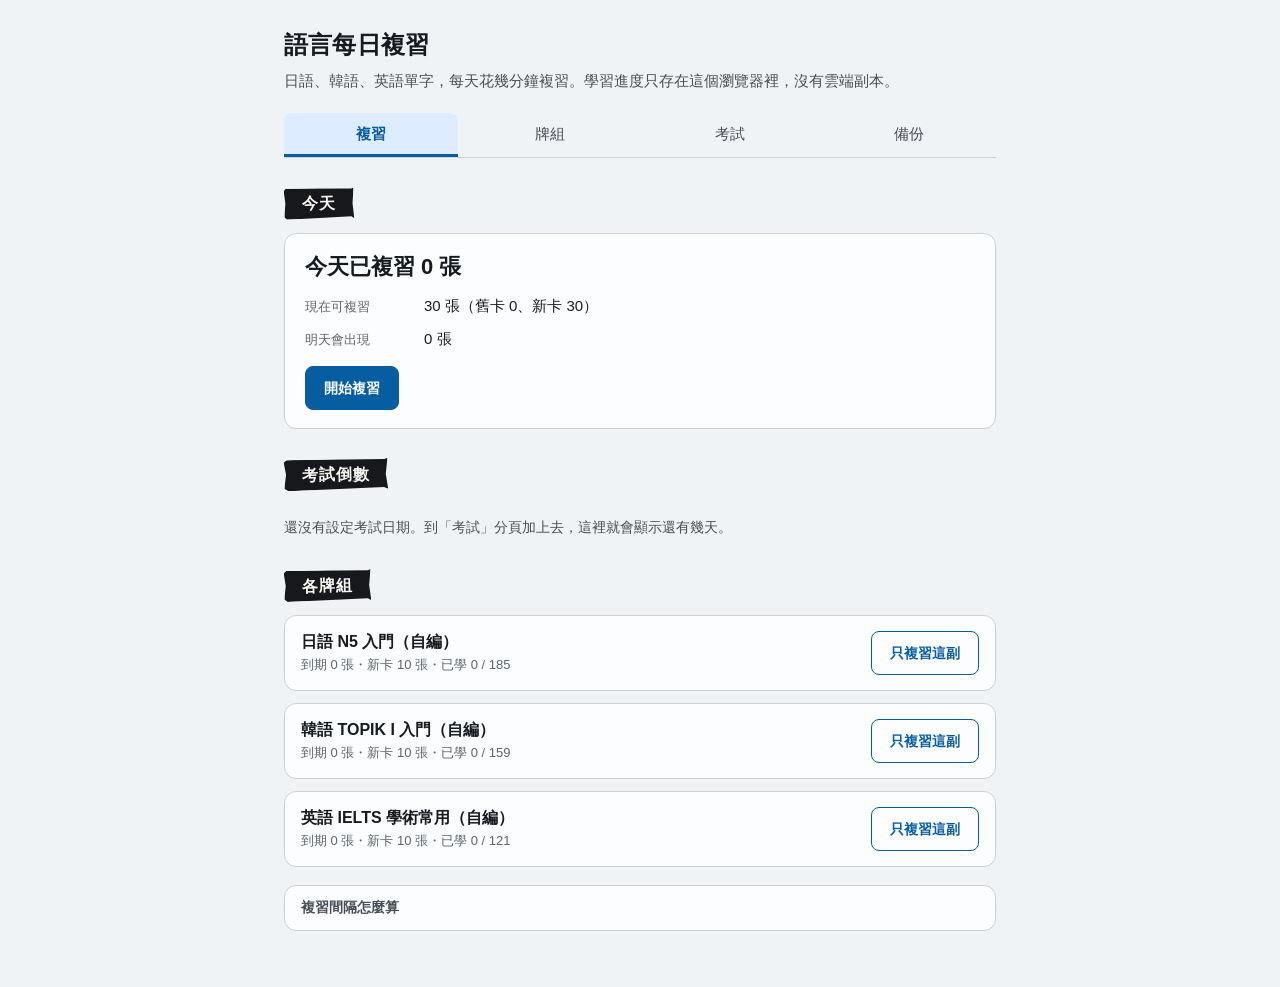
<file: study/index.html>
<!doctype html>
<html lang="zh-Hant">
<head>
<meta charset="utf-8">
<meta name="viewport" content="width=device-width,initial-scale=1">
<meta name="robots" content="noindex">
<meta name="referrer" content="no-referrer">
<meta http-equiv="Content-Security-Policy" content="default-src 'none'; script-src 'self'; style-src 'self' 'unsafe-inline'; img-src 'self' data: blob:; connect-src 'none'; media-src 'none'; base-uri 'none'; form-action 'none'">
<title>語言每日複習</title>
<link rel="icon" href="data:,">
<link rel="stylesheet" href="style.css">
</head>
<body>
<main class="wrap" id="main">
  <header>
    <h1>語言每日複習</h1>
    <p class="lede">日語、韓語、英語單字，每天花幾分鐘複習。學習進度只存在這個瀏覽器裡，沒有雲端副本。</p>
  </header>
  <div id="banners"></div>
  <nav class="tabs" id="tabs" aria-label="功能"></nav>
  <div id="view"><p class="note">載入中…</p></div>
  <noscript><p class="note">這個工具需要開啟 JavaScript 才能使用。</p></noscript>
</main>
<dialog id="dlg" aria-labelledby="dlgT" aria-describedby="dlgB">
  <h2 id="dlgT"></h2>
  <div id="dlgB"></div>
  <div class="dlg-actions">
    <button class="btn" type="button" id="dlgNo">取消</button>
    <button class="btn primary" type="button" id="dlgYes">確認</button>
  </div>
</dialog>
<div class="toast" id="toast" role="status" aria-live="polite"></div>
<script src="data.js" defer></script>
<script src="app.js" defer></script>
</body>
</html>
</file>
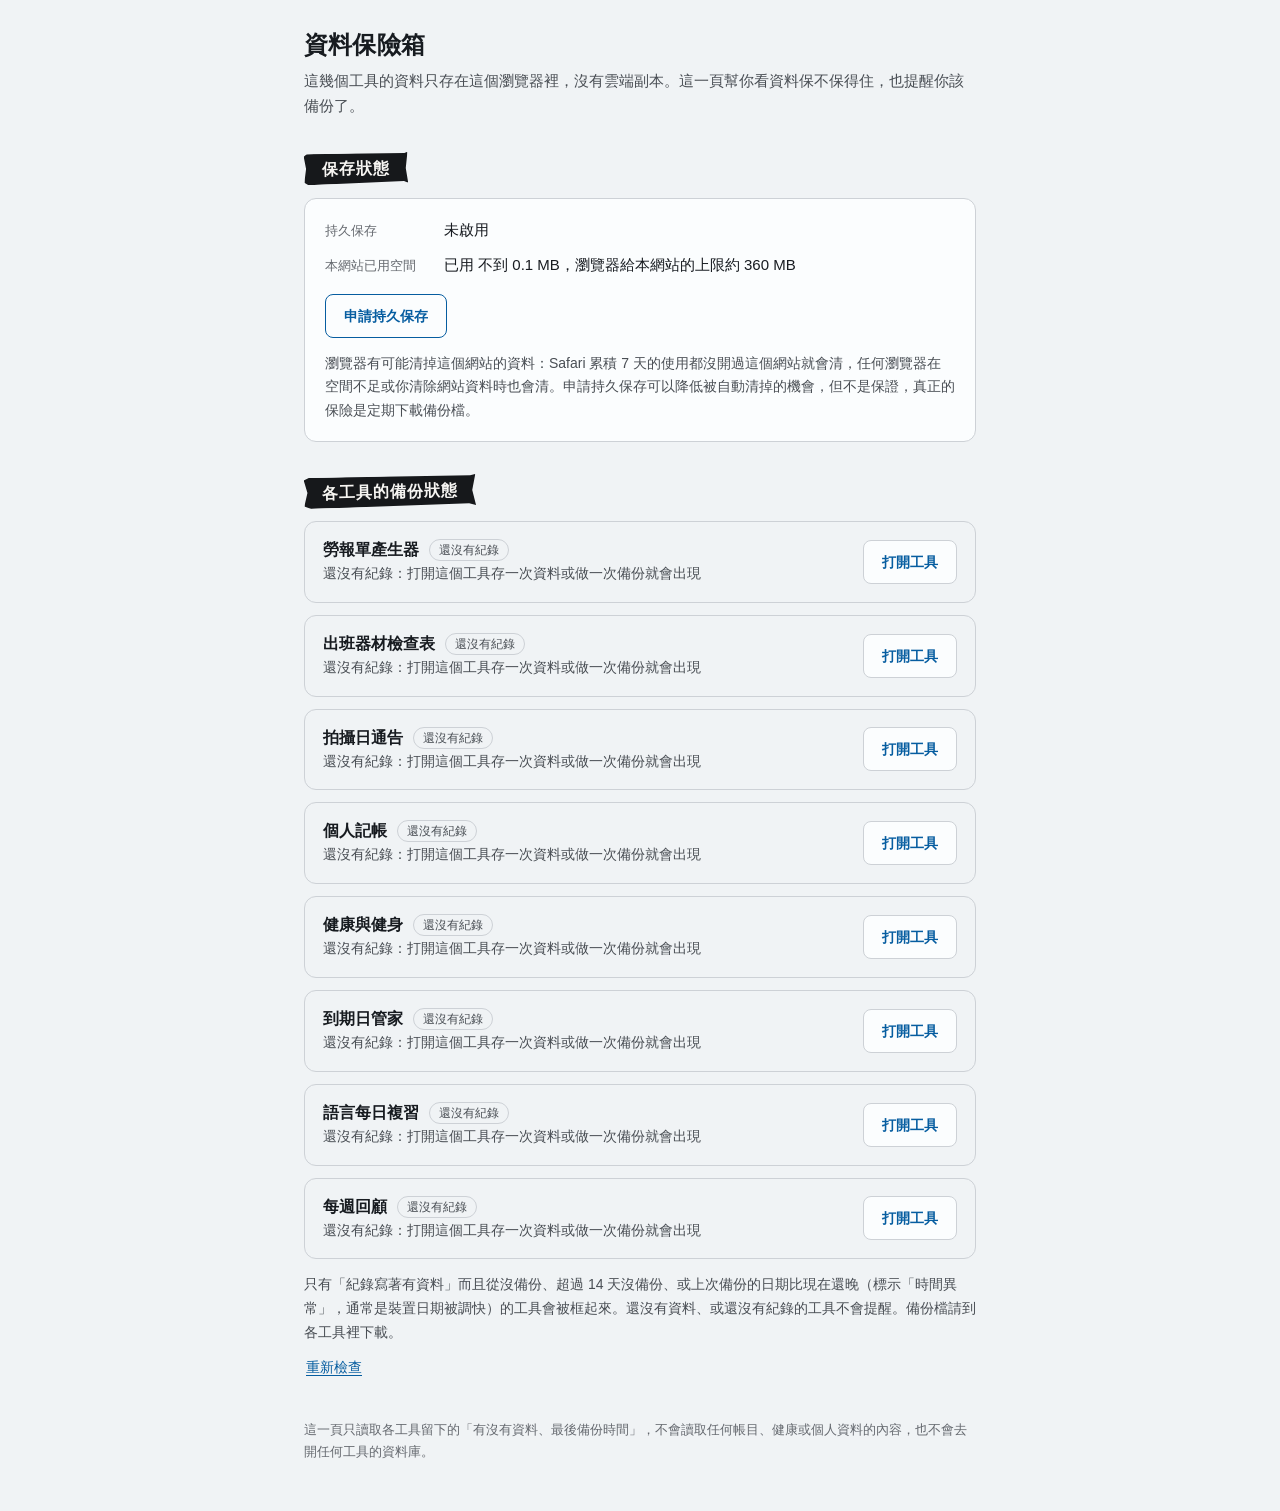
<file: vault/index.html>
<!doctype html>
<html lang="zh-Hant">
<head>
<meta charset="utf-8">
<meta name="viewport" content="width=device-width,initial-scale=1,viewport-fit=cover">
<meta name="robots" content="noindex, nofollow">
<meta name="referrer" content="no-referrer">
<meta http-equiv="Content-Security-Policy" content="default-src 'none'; script-src 'self'; style-src 'self' 'unsafe-inline'; img-src data:; connect-src 'none'; base-uri 'none'; form-action 'none'">
<title>資料保險箱</title>
<link rel="icon" href="data:,">
<style>
/* 沿用工具箱首頁的色票與膠帶標籤。CSP 不放行外部字體，所以用系統字（首頁用的手寫字體在這裡退回楷體） */
:root{
  --bg: oklch(96.2% 0.004 250);
  --side: oklch(99.2% 0.002 250);
  --ink: oklch(22% 0.012 255);
  --ink-2: oklch(42% 0.012 255);
  --ink-3: oklch(52% 0.01 255);
  --rule: oklch(86% 0.008 250);
  --tape: oklch(21% 0.006 255);
  --tape-ink: oklch(97% 0.004 90);
  --accent: oklch(47% 0.13 250);
  --accent-ink: oklch(99% 0 0);
  --accent-soft: oklch(94% 0.03 250);
  --hand: "LXGW WenKai TC", "Kaiti TC", "STKaiti", "DFKai-SB", serif;
  --sans: "Noto Sans TC", "PingFang TC", "Microsoft JhengHei", sans-serif;
  color-scheme: light;
}
@media (prefers-color-scheme: dark){ :root:not([data-theme="light"]){
  --bg: oklch(18.5% 0.008 255); --side: oklch(22.5% 0.01 255); --ink: oklch(93% 0.005 250); --ink-2: oklch(78% 0.008 250);
  --ink-3: oklch(68% 0.008 250); --rule: oklch(34% 0.01 255); --tape: oklch(12% 0.004 255); --tape-ink: oklch(95% 0.004 90);
  --accent: oklch(74% 0.11 250); --accent-ink: oklch(18% 0.02 250); --accent-soft: oklch(30% 0.045 250); color-scheme: dark } }
:root[data-theme="dark"]{
  --bg: oklch(18.5% 0.008 255); --side: oklch(22.5% 0.01 255); --ink: oklch(93% 0.005 250); --ink-2: oklch(78% 0.008 250);
  --ink-3: oklch(68% 0.008 250); --rule: oklch(34% 0.01 255); --tape: oklch(12% 0.004 255); --tape-ink: oklch(95% 0.004 90);
  --accent: oklch(74% 0.11 250); --accent-ink: oklch(18% 0.02 250); --accent-soft: oklch(30% 0.045 250); color-scheme: dark }
*{box-sizing:border-box}
[hidden]{display:none!important}
html{-webkit-text-size-adjust:100%;text-size-adjust:100%}
body{margin:0;background:var(--bg);color:var(--ink);font:15px/1.7 var(--sans);-webkit-font-smoothing:antialiased}
h1,h2,h3,p,ul,dl,dd{margin:0}
ul{list-style:none;padding:0}
.wrap{max-width:720px;margin:0 auto;padding:28px 24px calc(48px + env(safe-area-inset-bottom, 0px))}
h1{font:700 24px/1.4 var(--sans);letter-spacing:.01em}
.lede{margin-top:6px;color:var(--ink-2)}
section{margin-top:34px}
/* 膠帶分類標題：跟首頁左側選單同一個樣子 */
.tape{display:inline-block;background:var(--tape);color:var(--tape-ink);font:700 16px/1 var(--hand);letter-spacing:.06em;
  padding:8px 18px 7px;transform:rotate(-1.4deg);margin-bottom:14px;
  clip-path:polygon(0 8%,3% 0,97% 4%,100% 0,98% 52%,100% 100%,96% 94%,4% 100%,0 92%,2% 48%)}
.card{background:var(--side);border:1px solid var(--rule);border-radius:12px;padding:18px 20px}
.facts{display:grid;gap:10px}
.facts>div{display:grid;grid-template-columns:7em minmax(0,1fr);gap:4px 14px;align-items:baseline}
.facts dt{color:var(--ink-3);font-size:13px}
.facts dd{font-weight:500;overflow-wrap:anywhere}
.ask{display:flex;flex-wrap:wrap;align-items:center;gap:10px 14px;margin-top:16px}
.ask .msg{flex:1 1 220px;min-width:0;font-size:14px;color:var(--ink-2)}
.note{margin-top:14px;font-size:14px;color:var(--ink-2)}
.btn,.go{display:inline-flex;align-items:center;justify-content:center;min-height:44px;padding:8px 18px;border-radius:8px;
  font:700 14px/1.3 var(--sans);text-decoration:none;cursor:pointer;border:1px solid var(--rule);background:var(--side);color:var(--accent)}
.btn{border-color:var(--accent)}
.btn:hover,.go:hover{background:var(--accent-soft)}
.btn:disabled{cursor:default;opacity:.55;border-color:var(--rule);color:var(--ink-3);background:var(--bg)}
.btn:disabled:hover{background:var(--bg)}
.btn:focus-visible,.go:focus-visible,.textbtn:focus-visible{outline:3px solid var(--accent);outline-offset:3px}
.textbtn{border:0;background:none;padding:8px 2px;min-height:44px;font:500 14px/1.3 var(--sans);color:var(--accent);cursor:pointer;text-decoration:underline;text-underline-offset:3px}
/* 各工具一列 */
.tools{display:grid;gap:12px}
.tool{background:var(--side);border:1px solid var(--rule);border-radius:12px;padding:16px 18px;display:grid;grid-template-columns:minmax(0,1fr) auto;gap:6px 16px;align-items:center}
.tool.attn{border:2px solid var(--ink);padding:15px 17px}
.tool-main{min-width:0}
.tool h3{font:700 16px/1.5 var(--sans);display:flex;flex-wrap:wrap;align-items:center;gap:4px 10px}
.chip{font:500 12px/1 var(--sans);color:var(--ink-2);border:1px solid var(--rule);border-radius:99px;padding:4px 9px}
.flag{background:var(--tape);color:var(--tape-ink);font:700 13px/1 var(--hand);letter-spacing:.06em;padding:5px 10px 4px;border-radius:3px}
.tool p{font-size:14px;color:var(--ink-2)}
.tool .last{color:var(--ink);font-weight:500}
.tool .meta{font-size:13px;color:var(--ink-3)}
.tool .go{grid-column:2;grid-row:1}
.tool.attn .go{background:var(--accent);color:var(--accent-ink);border-color:var(--accent)}
.tool.attn .go:hover{filter:brightness(1.08)}
.tool.none{background:transparent}
.foot{margin-top:30px;font-size:13px;color:var(--ink-3)}
@media (max-width:560px){
  .wrap{padding:22px 16px calc(40px + env(safe-area-inset-bottom, 0px))}
  .card{padding:16px}
  .facts>div{grid-template-columns:minmax(0,1fr)}
  .tool{grid-template-columns:minmax(0,1fr)}
  .tool .go{grid-column:1;grid-row:auto;margin-top:8px}
}
@media (prefers-reduced-motion:reduce){*{transition:none!important}}
</style>
</head>
<body>
<main class="wrap" id="main">
  <header>
    <h1>資料保險箱</h1>
    <p class="lede">這幾個工具的資料只存在這個瀏覽器裡，沒有雲端副本。這一頁幫你看資料保不保得住，也提醒你該備份了。</p>
  </header>

  <section aria-labelledby="h-persist">
    <h2 class="tape" id="h-persist">保存狀態</h2>
    <div class="card">
      <dl class="facts">
        <div><dt>持久保存</dt><dd id="persistState">檢查中…</dd></div>
        <div><dt>本網站已用空間</dt><dd id="usage">檢查中…</dd></div>
      </dl>
      <div class="ask">
        <button class="btn" id="persistBtn" type="button" disabled>申請持久保存</button>
        <p class="msg" id="persistMsg" role="status" aria-live="polite"></p>
      </div>
      <p class="note">瀏覽器有可能清掉這個網站的資料：Safari 累積 7 天的使用都沒開過這個網站就會清，任何瀏覽器在空間不足或你清除網站資料時也會清。申請持久保存可以降低被自動清掉的機會，但不是保證，真正的保險是定期下載備份檔。</p>
    </div>
  </section>

  <section aria-labelledby="h-tools">
    <h2 class="tape" id="h-tools">各工具的備份狀態</h2>
    <ul class="tools" id="toolList" aria-label="各工具的備份狀態">
      <li class="tool none"><p>檢查中…</p></li>
    </ul>
    <p class="note">只有「紀錄寫著有資料」而且從沒備份、超過 14 天沒備份、或上次備份的日期比現在還晚（標示「時間異常」，通常是裝置日期被調快）的工具會被框起來。還沒有資料、或還沒有紀錄的工具不會提醒。備份檔請到各工具裡下載。</p>
    <button class="textbtn" id="recheck" type="button">重新檢查</button>
  </section>

  <p class="foot">這一頁只讀取各工具留下的「有沒有資料、最後備份時間」，不會讀取任何帳目、健康或個人資料的內容，也不會去開任何工具的資料庫。</p>
</main>
<script src="status.js"></script>
<script src="vault.js"></script>
</body>
</html>
</file>
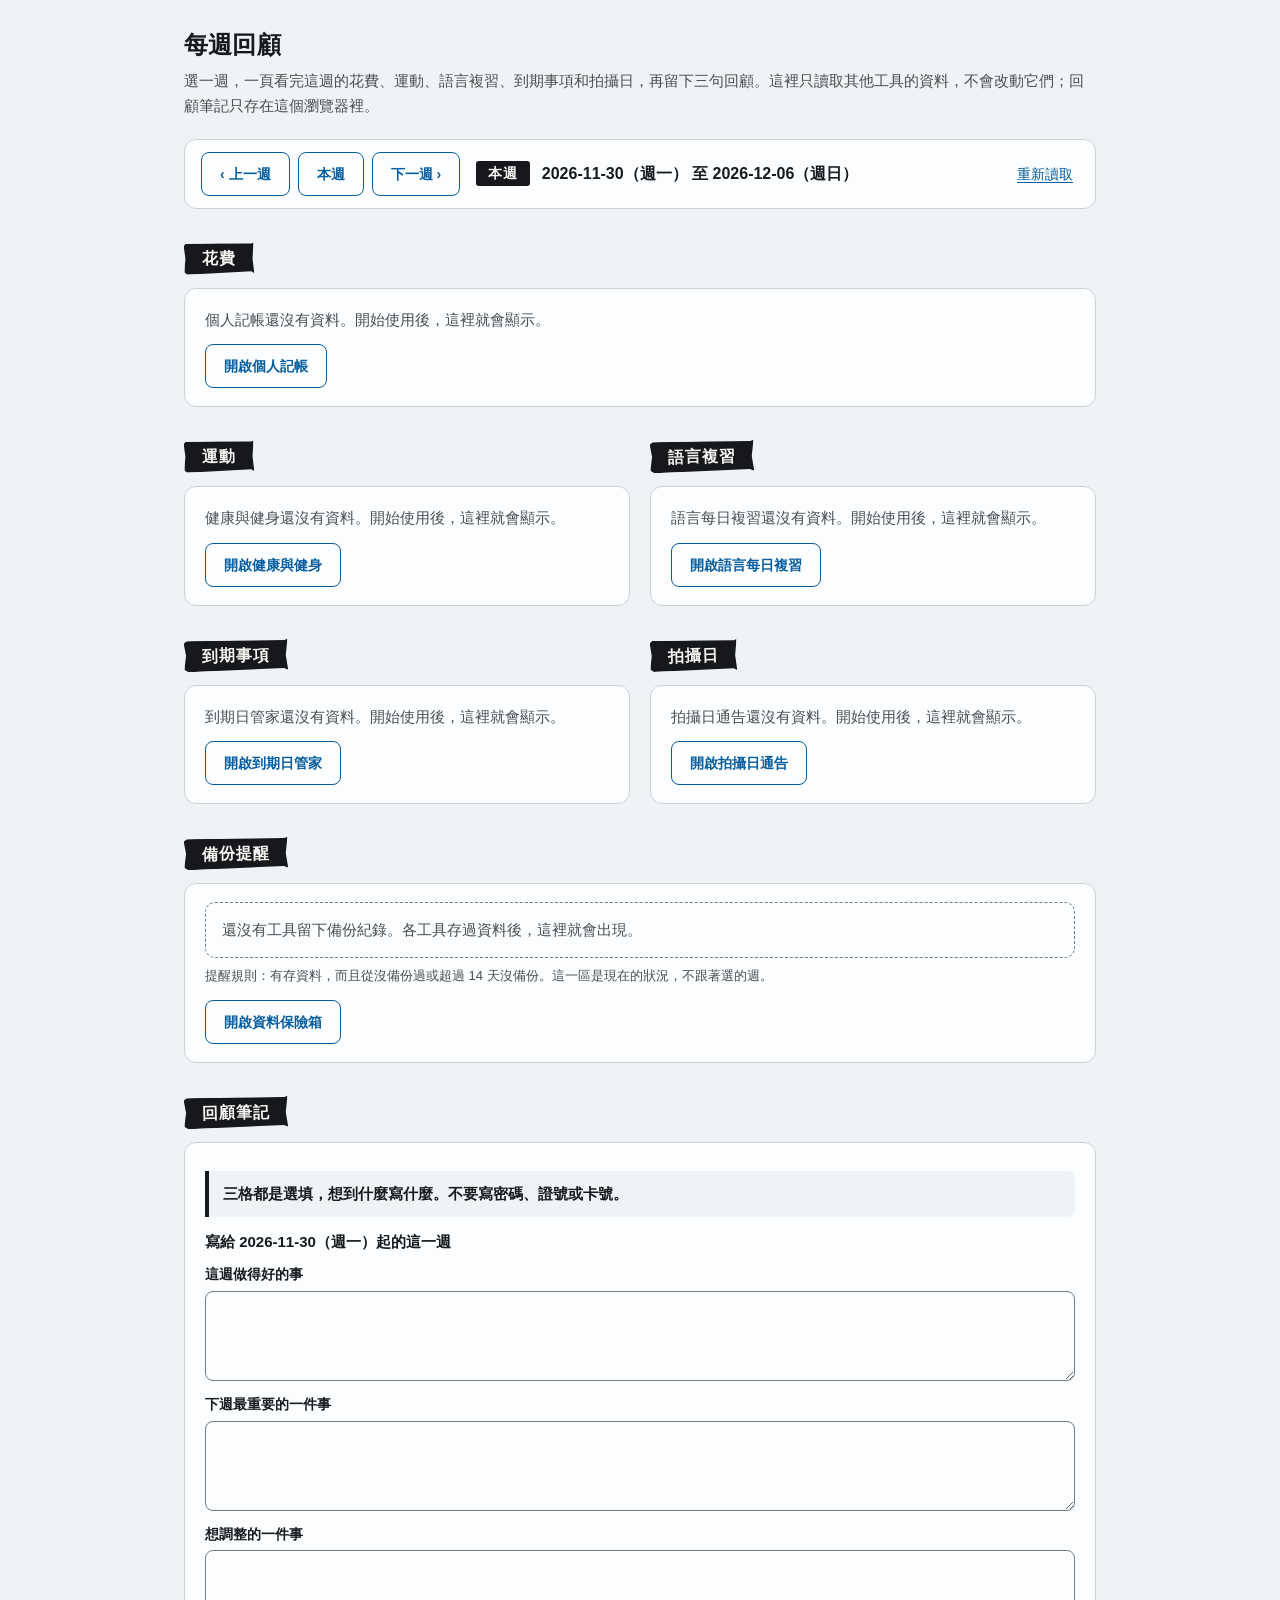
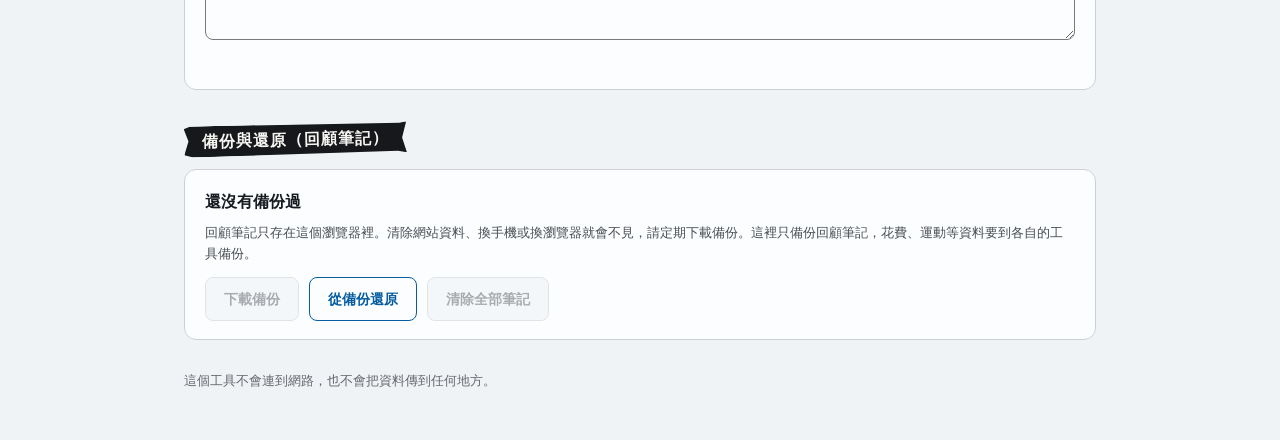
<file: weekly/index.html>
<!doctype html>
<html lang="zh-Hant">
<head>
<meta charset="utf-8">
<meta name="viewport" content="width=device-width,initial-scale=1">
<meta name="robots" content="noindex">
<meta name="referrer" content="no-referrer">
<meta http-equiv="Content-Security-Policy" content="default-src 'none'; script-src 'self'; style-src 'self' 'unsafe-inline'; img-src 'self' data: blob:; connect-src 'none'; media-src 'none'; base-uri 'none'; form-action 'none'">
<title>每週回顧</title>
<link rel="icon" href="data:,">
<link rel="stylesheet" href="style.css">
<script src="core.js" defer></script>
<script src="app.js" defer></script>
</head>
<body>
<main class="wrap" id="main">
  <header>
    <h1>每週回顧</h1>
    <p class="lede">選一週，一頁看完這週的花費、運動、語言複習、到期事項和拍攝日，再留下三句回顧。這裡只讀取其他工具的資料，不會改動它們；回顧筆記只存在這個瀏覽器裡。</p>
  </header>

  <div class="notices" id="notices">
    <div class="banner banner-stale" id="staleBanner" role="alert" hidden>
      <p>這個分頁的資料已過期（另一個分頁有更新），請重新整理</p>
      <button class="btn" id="reloadBtn" type="button">重新整理</button>
    </div>
    <div class="banner" id="noStorage" role="status" hidden>
      <p>這個瀏覽器不讓網頁保存資料，所以回顧筆記不會被留下，關掉頁面就沒了。其他區塊還是可以看。</p>
    </div>
    <div class="banner" id="brokenBanner" role="alert" hidden>
      <p>這個瀏覽器裡存的回顧筆記讀不出來，為了不蓋掉它，已暫停儲存。你可以在最下方「從備份還原」，或「清除全部筆記」重新開始。</p>
    </div>
  </div>

  <noscript><p class="note">這個頁面需要 JavaScript 才能使用。</p></noscript>

  <nav class="weeknav" aria-label="選擇週次">
    <div class="weekbtns">
      <button class="btn" id="prevWeek" type="button">‹ 上一週</button>
      <button class="btn" id="thisWeek" type="button">本週</button>
      <button class="btn" id="nextWeek" type="button">下一週 ›</button>
    </div>
    <p class="weeklabel" id="weekLabel" role="status" aria-live="polite"><b class="weektag" id="weekTag"></b><span id="weekRange"></span></p>
    <button class="textbtn" id="reloadData" type="button">重新讀取</button>
  </nav>

  <section aria-labelledby="h-money">
    <h2 class="tape" id="h-money">花費</h2>
    <div class="card" id="bodyMoney" aria-busy="true"><p class="loading">讀取中…</p></div>
  </section>

  <div class="pair">
    <section aria-labelledby="h-health">
      <h2 class="tape" id="h-health">運動</h2>
      <div class="card" id="bodyHealth" aria-busy="true"><p class="loading">讀取中…</p></div>
    </section>
    <section aria-labelledby="h-study">
      <h2 class="tape" id="h-study">語言複習</h2>
      <div class="card" id="bodyStudy" aria-busy="true"><p class="loading">讀取中…</p></div>
    </section>
  </div>

  <div class="pair">
    <section aria-labelledby="h-expiry">
      <h2 class="tape" id="h-expiry">到期事項</h2>
      <div class="card" id="bodyExpiry" aria-busy="true"><p class="loading">讀取中…</p></div>
    </section>
    <section aria-labelledby="h-sheets">
      <h2 class="tape" id="h-sheets">拍攝日</h2>
      <div class="card" id="bodySheets" aria-busy="true"><p class="loading">讀取中…</p></div>
    </section>
  </div>

  <section aria-labelledby="h-backup">
    <h2 class="tape" id="h-backup">備份提醒</h2>
    <div class="card" id="bodyBackup" aria-busy="true"><p class="loading">讀取中…</p></div>
  </section>

  <section aria-labelledby="h-notes">
    <h2 class="tape" id="h-notes">回顧筆記</h2>
    <div class="card">
      <div class="offer" id="draftPanel" role="group" aria-label="找回沒存下來的文字" hidden></div>
      <p class="privacy">三格都是選填，想到什麼寫什麼。不要寫密碼、證號或卡號。</p>
      <p class="noteweek" id="noteWeek"></p>
      <div class="field">
        <label for="nGood">這週做得好的事</label>
        <textarea id="nGood" rows="3" maxlength="1000" data-field="good" autocomplete="off"></textarea>
      </div>
      <div class="field">
        <label for="nNext">下週最重要的一件事</label>
        <textarea id="nNext" rows="3" maxlength="1000" data-field="next" autocomplete="off"></textarea>
      </div>
      <div class="field">
        <label for="nTweak">想調整的一件事</label>
        <textarea id="nTweak" rows="3" maxlength="1000" data-field="tweak" autocomplete="off"></textarea>
      </div>
      <p class="savestate" id="saveState" role="status" aria-live="polite"></p>
      <div id="draftLive" role="status" aria-live="polite"><div class="draftnote" id="draftNote" hidden></div></div>
    </div>
  </section>

  <section aria-labelledby="h-backupnotes">
    <h2 class="tape" id="h-backupnotes">備份與還原（回顧筆記）</h2>
    <div class="card">
      <p class="lastbackup" id="backupLine">還沒有備份過</p>
      <p class="hint nudge" id="backupNudge" hidden>建議現在下載一份備份，免得筆記不見。</p>
      <p class="hint">回顧筆記只存在這個瀏覽器裡。清除網站資料、換手機或換瀏覽器就會不見，請定期下載備份。這裡只備份回顧筆記，花費、運動等資料要到各自的工具備份。</p>
      <div class="actions">
        <button class="btn primary" id="backupBtn" type="button">下載備份</button>
        <button class="btn" id="restoreBtn" type="button">從備份還原</button>
        <button class="btn danger" id="clearBtn" type="button">清除全部筆記</button>
      </div>
      <input type="file" id="restoreFile" accept=".json,application/json" hidden>
      <div class="confirm" id="restorePanel" role="group" aria-label="確認還原" hidden></div>
      <div class="confirm" id="clearPanel" role="group" aria-label="確認清除" hidden></div>
      <p class="msg" id="backupMsg" role="status" aria-live="polite"></p>
    </div>
  </section>

  <p class="foot">這個工具不會連到網路，也不會把資料傳到任何地方。</p>
</main>
</body>
</html>
</file>
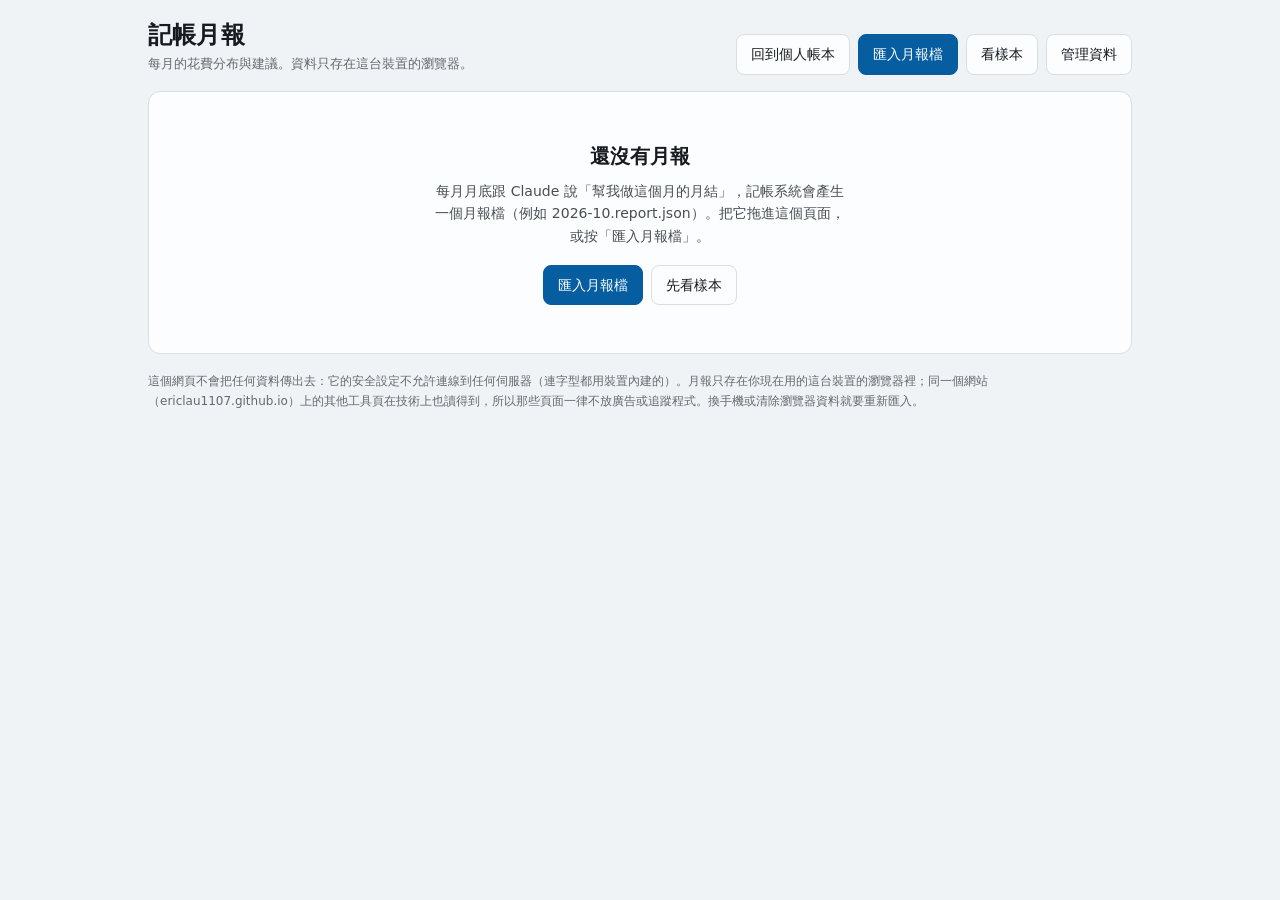
<file: money-report/report-viewer.html>
<!doctype html>
<html lang="zh-Hant">
<head>
<meta charset="utf-8">
<meta name="viewport" content="width=device-width,initial-scale=1,viewport-fit=cover">
<meta name="robots" content="noindex, nofollow">
<meta name="referrer" content="no-referrer">
<!-- 資料只存在這台裝置：CSP 不允許任何對外連線（連字型都用系統內建的），網頁在技術上無法把資料送出去 -->
<meta http-equiv="Content-Security-Policy" content="default-src 'none'; script-src 'sha256-Ou9ul81P9RnC/R4KBbN5JI+xaGfmFjgPyr3BiAWpemg='; style-src 'unsafe-inline'; img-src data:; connect-src 'none'; base-uri 'none'; form-action 'none'">
<link rel="icon" href="data:,">
<title>記帳月報</title>
<style>
/* ══ 記帳月報：月報檔（money-report/1）的檢視器。所有資料只存在這台裝置的瀏覽器（IndexedDB）。
   視覺跟工具箱同一套中性色；圖表色依類別代碼固定（dataviz 參考配色，淺／深色都經驗證工具驗過）。 ══ */
:root{
  --bg: oklch(96.2% 0.004 250); --card: oklch(99.2% 0.002 250);
  --ink: oklch(22% 0.012 255); --ink-2: oklch(42% 0.012 255); --ink-3: oklch(52% 0.01 255);
  --rule: oklch(90% 0.008 250); --grid: #e1e0d9; --axis: #c3c2b7;
  --accent: oklch(47% 0.13 250); --accent-soft: oklch(94% 0.03 250);
  --tip: oklch(22% 0.012 255); --tip-ink: oklch(97% 0.004 250);
  --s1:#2a78d6; --s2:#eb6834; --s3:#1baf7a; --s4:#eda100; --s5:#e87ba4; --s6:#008300; --s7:#4a3aa7; --s0:#797771;
  --fF:#86b6ef; --fB:#3987e5; --fD:#184f95;
  --hatch: #8e9298;   /* 沒記帳斜線：對卡片 3.05:1 */
  --sans:"PingFang TC","Noto Sans TC","Microsoft JhengHei",system-ui,sans-serif;
  --mono:ui-monospace,"SF Mono",Menlo,Consolas,monospace;
  --danger: oklch(50% 0.17 25); --danger-line: oklch(80% 0.06 25);
  color-scheme: light;
}
@media (prefers-color-scheme: dark){ :root:not([data-theme="light"]){
  --bg: oklch(18.5% 0.008 255); --card: oklch(22.5% 0.01 255);
  --ink: oklch(93% 0.005 250); --ink-2: oklch(80% 0.008 250); --ink-3: oklch(68% 0.008 250);
  --rule: oklch(32% 0.01 255); --grid: #2c2c2a; --axis: #383835;
  --accent: oklch(74% 0.11 250); --accent-soft: oklch(30% 0.045 250);
  --tip: oklch(93% 0.005 250); --tip-ink: oklch(18.5% 0.008 255);
  --s1:#3987e5; --s2:#d95926; --s3:#199e70; --s4:#c98500; --s5:#d55181; --s6:#008300; --s7:#9085e9; --s0:#aaa8a1;
  --fF:#184f95; --fB:#3987e5; --fD:#9ec5f4; --hatch: #6b6f75; --danger: oklch(72% 0.15 25); --danger-line: oklch(45% 0.1 25); color-scheme: dark } }
:root[data-theme="dark"]{
  --bg: oklch(18.5% 0.008 255); --card: oklch(22.5% 0.01 255);
  --ink: oklch(93% 0.005 250); --ink-2: oklch(80% 0.008 250); --ink-3: oklch(68% 0.008 250);
  --rule: oklch(32% 0.01 255); --grid: #2c2c2a; --axis: #383835;
  --accent: oklch(74% 0.11 250); --accent-soft: oklch(30% 0.045 250);
  --tip: oklch(93% 0.005 250); --tip-ink: oklch(18.5% 0.008 255);
  --s1:#3987e5; --s2:#d95926; --s3:#199e70; --s4:#c98500; --s5:#d55181; --s6:#008300; --s7:#9085e9; --s0:#aaa8a1;
  --fF:#184f95; --fB:#3987e5; --fD:#9ec5f4; --hatch: #6b6f75; --danger: oklch(72% 0.15 25); --danger-line: oklch(45% 0.1 25); color-scheme: dark }
*{box-sizing:border-box}
[hidden]{display:none!important}
html{-webkit-text-size-adjust:100%;text-size-adjust:100%}
body{margin:0;background:var(--bg);color:var(--ink);font:15px/1.6 var(--sans);-webkit-font-smoothing:antialiased}
button{font:inherit;color:inherit}
:focus-visible{outline:2px solid var(--accent);outline-offset:2px}
.wrap{max-width:1040px;margin:0 auto;padding-inline:clamp(16px,3vw,28px);padding-block:20px calc(48px + env(safe-area-inset-bottom,0px))}
.num{font-variant-numeric:tabular-nums}
.k{font:500 11px/1.4 var(--mono);letter-spacing:.06em;text-transform:uppercase;color:var(--ink-3)}

/* 頁首 */
.top{display:flex;flex-wrap:wrap;align-items:flex-end;justify-content:space-between;gap:12px 16px;margin-bottom:16px}
.top h1{margin:0;font:700 24px/1.25 var(--sans);letter-spacing:.01em}
.top p{margin:4px 0 0;font-size:13px;color:var(--ink-3)}
.acts{display:flex;flex-wrap:wrap;gap:8px}
.btn{display:inline-flex;align-items:center;gap:6px;min-height:40px;padding:8px 14px;border-radius:8px;border:1px solid var(--rule);
     background:var(--card);cursor:pointer;font-size:14px;font-weight:500;transition:border-color .15s}
.btn:hover{border-color:var(--accent)}
a.btn{color:inherit;text-decoration:none}
.btn.primary{background:var(--accent);border-color:var(--accent);color:var(--card)}
.btn.primary:hover{filter:brightness(1.08)}
.btn.danger{color:var(--danger);border-color:var(--danger-line)}
.alert{display:flex;flex-wrap:wrap;align-items:flex-start;justify-content:space-between;gap:8px 12px;padding:12px 14px;border-radius:10px;margin-bottom:12px;
       border:1px solid var(--danger-line);background:var(--card);font-size:14px}
.alert ul{margin:4px 0 0;padding-left:1.2em}
.warn{color:var(--danger);font-weight:500}
.months{display:flex;gap:6px;overflow-x:auto;padding:2px 2px 8px;margin:0 -2px 8px;scrollbar-width:thin}
.months button{flex:none;min-height:36px;padding:6px 12px;border-radius:999px;border:1px solid var(--rule);background:var(--card);cursor:pointer;font-size:14px}
.months button[aria-current]{background:var(--ink);border-color:var(--ink);color:var(--card);font-weight:700}
.banner{display:flex;flex-wrap:wrap;align-items:center;justify-content:space-between;gap:8px 12px;padding:10px 14px;border-radius:10px;
        background:var(--accent-soft);color:var(--ink);font-size:14px;margin-bottom:12px}
.toast{position:fixed;left:50%;bottom:calc(20px + env(safe-area-inset-bottom,0px));transform:translateX(-50%);z-index:20;max-width:min(92vw,520px);
       padding:10px 16px;border-radius:10px;background:var(--tip);color:var(--tip-ink);font-size:14px;box-shadow:0 6px 24px rgb(0 0 0 / .18)}

/* 卡片與區塊 */
.card{background:var(--card);border:1px solid var(--rule);border-radius:12px;padding:18px clamp(14px,2.4vw,22px);min-width:0}
.grid{display:grid;gap:12px}
section{margin-top:12px}
.sec-h{display:flex;flex-wrap:wrap;align-items:baseline;justify-content:space-between;gap:4px 12px;margin-bottom:12px}
.sec-h h2{margin:0;font:700 17px/1.35 var(--sans)}
.sec-h .k{text-transform:none;letter-spacing:.02em}
.honest{display:flex;flex-wrap:wrap;gap:6px 14px;align-items:center;font-size:13px;color:var(--ink-2)}
.tag{display:inline-flex;align-items:center;gap:4px;padding:2px 9px;border-radius:999px;font-size:12px;font-weight:700;
     background:oklch(93% 0.06 85);color:oklch(38% 0.08 70)}
@media (prefers-color-scheme: dark){ :root:not([data-theme="light"]) .tag{background:oklch(34% 0.06 80);color:oklch(90% 0.08 85)} }
:root[data-theme="dark"] .tag{background:oklch(34% 0.06 80);color:oklch(90% 0.08 85)}

/* 主要數字 */
.tiles{display:grid;grid-template-columns:repeat(4,minmax(0,1fr));gap:12px}
.tile{display:flex;flex-direction:column;gap:2px}
.tile .v{font:700 26px/1.2 var(--sans);font-variant-numeric:tabular-nums;letter-spacing:-.01em;overflow-wrap:anywhere}
.tile .sub{font-size:13px;color:var(--ink-3)}
@media (max-width:820px){ .tiles{grid-template-columns:repeat(2,minmax(0,1fr))} }
@media (max-width:380px){ .tile .v{font-size:22px} }

/* 分析 */
.an-head{margin:0 0 14px;font:700 19px/1.5 var(--sans);text-wrap:balance}
.an-cols{display:grid;grid-template-columns:1fr 1fr;gap:16px 24px}
.an-cols h3{margin:0 0 6px;font-size:14px;color:var(--ink-2)}
.an-cols ul{margin:0;padding-left:1.2em;display:flex;flex-direction:column;gap:6px}
.an-foot{display:flex;flex-wrap:wrap;gap:8px 24px;margin-top:14px;padding-top:12px;border-top:1px solid var(--rule);font-size:14px}
.an-foot b{font-weight:700}
.empty-an{color:var(--ink-3);font-size:14px;margin:0}
@media (max-width:720px){ .an-cols{grid-template-columns:1fr} }

/* 分布：堆疊總覽條＋排序列 */
.stack{display:flex;gap:2px;height:14px;border-radius:7px;overflow:hidden;margin-bottom:16px;background:var(--card)}
.stack i{display:block;min-width:6px}   /* 太窄的末段會被 7px 圓角切成月牙，看起來像條的邊框 */
/* 同一張卡裡的列共用一組欄線（subgrid）：名稱欄寬由最長的名稱決定，長條一律從同一條線開始 */
.rows{display:grid;grid-template-columns:max-content minmax(0,1fr) max-content;column-gap:12px;row-gap:2px}
.row{grid-column:1/-1;display:grid;grid-template-columns:subgrid;align-items:center;padding:7px 6px;border-radius:8px;
     width:100%;text-align:left;border:0;background:transparent;cursor:pointer}
.row:hover{background:var(--accent-soft)}
.row .nm{display:flex;align-items:center;gap:8px;font-weight:500;white-space:nowrap;min-width:0;max-width:12em}
.nm .t{overflow:hidden;text-overflow:ellipsis;min-width:0}
.row .nm .sw{width:10px;height:10px;border-radius:3px;flex:none}
.row .nm .chev{font-size:11px;color:var(--ink-3);transition:transform .15s}
.row[aria-expanded="true"] .chev{transform:rotate(90deg)}
.bar{height:10px;border-radius:0 4px 4px 0;min-width:0}
.track{background:transparent;min-width:0}
.row .amt{text-align:right;font-variant-numeric:tabular-nums;white-space:nowrap;font-size:14px}
.row .amt small{display:block;font-size:12px;color:var(--ink-3);white-space:normal;max-width:17em;margin-left:auto;text-wrap:pretty}
@media (max-width:480px){ .row .amt small{max-width:9.5em} }   /* 比較說明換行，不把長條擠掉 */
.subrows{grid-column:1/-1;display:grid;grid-template-columns:subgrid;padding:2px 0 6px}
/* 細項兩行：名稱在第一行、橫跨名稱欄＋長條欄，長條在第二行。跨到彈性欄（1fr）的項目不參與名稱欄的寬度計算，
   所以展開細項不會撐寬名稱欄、讓其他列的長條一起縮短（舊版手機上「住」的長條會從 125px 縮到 49px）；名稱也不必截斷 */
.subrow{grid-column:1/-1;display:grid;grid-template-columns:subgrid;grid-template-rows:auto auto;row-gap:2px;align-items:center;padding:4px 6px 4px 30px;font-size:13px;color:var(--ink-2)}
.subrow > span:first-child{grid-column:1/3;grid-row:1;min-width:0;overflow-wrap:anywhere}
.subrow .track{grid-column:2;grid-row:2}
.subrow .bar{height:6px}
.subrow .amt{grid-column:3;grid-row:1/3;text-align:right;font-variant-numeric:tabular-nums;white-space:nowrap}
.subrow .amt small{display:block;font-size:12px;color:var(--ink-3)}   /* 金額和筆數分兩行，免得「NT$1,200」「1 筆」黏成 NT$1,2001 筆 */
.flexnote{font-size:12px;color:var(--ink-3);font-weight:400}
.two{display:grid;grid-template-columns:1fr 1fr;gap:12px}
@media (max-width:820px){ .two{grid-template-columns:1fr} }
@media (max-width:480px){ .rows{column-gap:8px} .row .nm{max-width:9em}
  .row .nm .t{white-space:normal;display:-webkit-box;-webkit-line-clamp:2;-webkit-box-orient:vertical} }

/* 彈性度 */
.flexbar{display:flex;gap:2px;height:28px;border-radius:6px;overflow:hidden}
.flexbar i{display:block;min-width:2px}
.legend{display:flex;flex-wrap:wrap;gap:6px 18px;margin-top:10px;font-size:13px;color:var(--ink-2)}
.legend span{display:inline-flex;align-items:center;gap:6px}
.legend .sw{width:10px;height:10px;border-radius:3px}
.flex-desc{margin:10px 0 0;font-size:13px;color:var(--ink-3)}

/* 圖表 */
.chart{position:relative;width:100%}
.chart svg{display:block;width:100%;height:auto;overflow:visible}
.chart text{font:500 11px var(--mono);fill:var(--ink-3)}
.tip{position:fixed;z-index:30;pointer-events:none;padding:8px 10px;border-radius:8px;background:var(--tip);color:var(--tip-ink);
     font-size:13px;line-height:1.45;box-shadow:0 6px 24px rgb(0 0 0 / .2);max-width:240px}
.tip b{display:block;font-weight:700}
details.tbl{margin-top:12px;font-size:13px}
details.tbl summary{cursor:pointer;color:var(--ink-2);padding:4px 0}
.tblwrap{overflow-x:auto;margin-top:6px}
table{border-collapse:collapse;width:100%;font-variant-numeric:tabular-nums}
th,td{padding:6px 8px;border-bottom:1px solid var(--rule);text-align:left;white-space:nowrap}
td.r,th.r{text-align:right}

/* 空狀態與匯入 */
.empty{display:grid;place-items:center;text-align:center;padding:48px 20px}
.empty h2{margin:0 0 8px;font-size:20px}
.empty p{margin:0 auto 18px;max-width:30em;color:var(--ink-2);font-size:14px}
.drop{position:fixed;inset:0;z-index:40;display:grid;place-items:center;background:color-mix(in oklab,var(--bg) 82%,transparent);
      border:3px dashed var(--accent);font:700 20px var(--sans);color:var(--accent)}
.manage ul{list-style:none;margin:0;padding:0}
.manage li{display:flex;flex-wrap:wrap;align-items:center;justify-content:space-between;gap:8px;padding:10px 0;border-bottom:1px solid var(--rule)}
.manage .meta{font-size:12px;color:var(--ink-3)}
.privacy{margin-top:18px;font-size:12px;color:var(--ink-3);line-height:1.6}
@media (prefers-reduced-motion:reduce){*{transition:none!important}}
</style>
</head>
<body>
<div class="wrap">
  <header class="top">
    <div><h1>記帳月報</h1><p>每月的花費分布與建議。資料只存在這台裝置的瀏覽器。</p></div>
    <div class="acts">
      <a class="btn" href="index.html">回到個人帳本</a>
      <button class="btn primary" type="button" id="importBtn">匯入月報檔</button>
      <button class="btn" type="button" id="sampleBtn">看樣本</button>
      <button class="btn" type="button" id="manageBtn" aria-expanded="false" aria-controls="manage">管理資料</button>
    </div>
    <input type="file" id="file" accept=".json,application/json" multiple hidden>
  </header>
  <div class="alert" id="alert" role="alert" hidden></div>
  <div class="banner" id="sampleBanner" hidden><span>正在看<b>樣本</b>：以下是虛構資料，沒有存進這台裝置。</span><button class="btn" type="button" id="leaveSample">離開樣本</button></div>
  <section class="card manage" id="manage" hidden aria-labelledby="mg-h">
    <div class="sec-h"><h2 id="mg-h">這台裝置上的月報</h2><span class="k">存在瀏覽器（IndexedDB），不會上傳</span></div>
    <ul id="mgList"></ul>
    <div class="acts" style="margin-top:12px"><button class="btn danger" type="button" id="wipeBtn">刪除全部月報</button></div>
  </section>
  <nav class="months" id="months" aria-label="月份"></nav>
  <main id="main"></main>
  <p class="privacy">這個網頁不會把任何資料傳出去：它的安全設定不允許連線到任何伺服器（連字型都用裝置內建的）。月報只存在你現在用的這台裝置的瀏覽器裡；同一個網站（ericlau1107.github.io）上的其他工具頁在技術上也讀得到，所以那些頁面一律不放廣告或追蹤程式。換手機或清除瀏覽器資料就要重新匯入。</p>
</div>
<div class="drop" id="drop" hidden>放開以匯入月報檔</div>
<div class="tip" id="tip" role="status" hidden></div>
<div class="toast" id="toast" role="status" aria-live="polite" hidden></div>
<script>
'use strict';
/* 樣本（虛構資料，由記帳系統的產生器對假台帳產出；建置時嵌入） */
const SAMPLES = [{"schema":"money-report/1","month":"2026-09","generated_at":"2026-10-09T23:40:10+08:00","currency":"TWD","coverage":{"days_in_month":30,"days_with_entry":24,"partial":true,"rows":71,"unknown_amount":0,"est_rows":0,"dup_rows":0,"dup_amount":0,"warnings":0},"totals":{"income":46000,"expense":23743,"net_savings":22257,"saving_rate":0.4838,"capital_transfer_out":8000,"capital_transfer_in":0,"owed_out":0},"transfers":[{"code":"X2","name":"儲蓄","out":8000,"in":0}],"by_flex":{"F":13499,"B":1959,"D":8285,"-":0},"groups":[{"code":"E1","name":"食","amount":8174,"count":49,"cats":[{"code":"E1.01","name":"外食","amount":6160,"count":36,"flex":"D"},{"code":"E1.02","name":"食材採買","amount":1037,"count":2,"flex":"B"},{"code":"E1.03","name":"咖啡飲料","amount":977,"count":11,"flex":"D"}]},{"code":"E2","name":"行","amount":542,"count":14,"cats":[{"code":"E2.01","name":"大眾運輸","amount":542,"count":14,"flex":"B"}]},{"code":"E3","name":"住","amount":13350,"count":2,"cats":[{"code":"E3.01","name":"房租","amount":12000,"count":1,"flex":"F"},{"code":"E3.02","name":"水電網路電信","amount":1350,"count":1,"flex":"F"}]},{"code":"E5","name":"樂","amount":1297,"count":3,"cats":[{"code":"E5.01","name":"娛樂休閒","amount":1148,"count":2,"flex":"D"},{"code":"E5.02","name":"訂閱服務","amount":149,"count":1,"flex":"F"}]},{"code":"E7","name":"保健","amount":380,"count":1,"cats":[{"code":"E7.02","name":"醫療","amount":380,"count":1,"flex":"B"}]}],"income_by_cat":[{"code":"I1","name":"薪資","amount":46000}],"daily":[{"date":"2026-09-01","expense":334,"fixed":0,"has_entry":true},{"date":"2026-09-02","expense":467,"fixed":0,"has_entry":true},{"date":"2026-09-03","expense":0,"fixed":0,"has_entry":false},{"date":"2026-09-04","expense":0,"fixed":0,"has_entry":false},{"date":"2026-09-05","expense":12265,"fixed":12000,"has_entry":true},{"date":"2026-09-06","expense":490,"fixed":0,"has_entry":true},{"date":"2026-09-07","expense":231,"fixed":0,"has_entry":true},{"date":"2026-09-08","expense":1496,"fixed":1350,"has_entry":true},{"date":"2026-09-09","expense":387,"fixed":0,"has_entry":true},{"date":"2026-09-10","expense":303,"fixed":0,"has_entry":true},{"date":"2026-09-11","expense":1176,"fixed":0,"has_entry":true},{"date":"2026-09-12","expense":0,"fixed":0,"has_entry":false},{"date":"2026-09-13","expense":0,"fixed":0,"has_entry":false},{"date":"2026-09-14","expense":350,"fixed":0,"has_entry":true},{"date":"2026-09-15","expense":517,"fixed":149,"has_entry":true},{"date":"2026-09-16","expense":215,"fixed":0,"has_entry":true},{"date":"2026-09-17","expense":331,"fixed":0,"has_entry":true},{"date":"2026-09-18","expense":742,"fixed":0,"has_entry":true},{"date":"2026-09-19","expense":222,"fixed":0,"has_entry":true},{"date":"2026-09-20","expense":0,"fixed":0,"has_entry":false},{"date":"2026-09-21","expense":0,"fixed":0,"has_entry":false},{"date":"2026-09-22","expense":481,"fixed":0,"has_entry":true},{"date":"2026-09-23","expense":163,"fixed":0,"has_entry":true},{"date":"2026-09-24","expense":543,"fixed":0,"has_entry":true},{"date":"2026-09-25","expense":187,"fixed":0,"has_entry":true},{"date":"2026-09-26","expense":531,"fixed":0,"has_entry":true},{"date":"2026-09-27","expense":88,"fixed":0,"has_entry":true},{"date":"2026-09-28","expense":450,"fixed":0,"has_entry":true},{"date":"2026-09-29","expense":454,"fixed":0,"has_entry":true},{"date":"2026-09-30","expense":1320,"fixed":0,"has_entry":true}],"merchants":[{"name":"範例房東","amount":12000,"count":1},{"name":"範例麵店","amount":2303,"count":13},{"name":"範例速食","amount":1466,"count":9},{"name":"範例電信","amount":1350,"count":1},{"name":"範例自助餐","amount":1251,"count":7},{"name":"範例便當店","amount":1140,"count":7},{"name":"範例超市","amount":1037,"count":2},{"name":"範例桌遊店","amount":895,"count":1},{"name":"範例手搖飲","amount":611,"count":7},{"name":"捷運","amount":542,"count":14}],"funds":[{"code":"BANK.A","name":"範例銀行金融卡","amount":18091,"count":21},{"code":"LINEPAY.BAL","name":"LINE Pay 儲值","amount":2815,"count":19},{"code":"CASH","name":"現金","amount":2295,"count":15},{"code":"EASYCARD","name":"悠遊卡","amount":542,"count":14}],"analysis":{"headline":"（樣本資料）九月記帳 24 天，外食是最大宗的可調整支出。","commitment":"（樣本）十月外食比九月少。","question":"（樣本）手搖飲要不要設一週上限？","findings":["（樣本）外食占可調整支出（D 類）的七成以上；記帳的 24 天裡有 23 天外食，共 36 筆。","（樣本）固定支出（房租、電信、訂閱）約占消費支出的 57%，短期內改不動，省錢要從可調整支出下手。","（樣本）有 6 天沒有記帳，月報標為不完整。"],"advice":["（樣本）每週挑兩天帶便當，外食預算先從減兩成開始。","（樣本）沒記帳的日子隔天補一句就好，不用補明細。"]}},{"schema":"money-report/1","month":"2026-10","generated_at":"2026-10-09T23:05:17+08:00","currency":"TWD","coverage":{"days_in_month":31,"days_with_entry":29,"partial":true,"rows":92,"unknown_amount":0,"est_rows":1,"dup_rows":0,"dup_amount":0,"warnings":0},"totals":{"income":49500,"expense":27976,"net_savings":21524,"saving_rate":0.4348,"capital_transfer_out":9000,"capital_transfer_in":0,"owed_out":0},"transfers":[{"code":"X2","name":"儲蓄","out":8000,"in":0},{"code":"X4","name":"帳戶互轉","out":1000,"in":0}],"by_flex":{"F":13499,"B":1616,"D":12561,"-":300},"groups":[{"code":"E1","name":"食","amount":10030,"count":54,"cats":[{"code":"E1.01","name":"外食","amount":8344,"count":39,"flex":"D"},{"code":"E1.03","name":"咖啡飲料","amount":1460,"count":14,"flex":"D"},{"code":"E1.02","name":"食材採買","amount":226,"count":1,"flex":"B"}]},{"code":"E2","name":"行","amount":1677,"count":25,"cats":[{"code":"E2.01","name":"大眾運輸","amount":912,"count":23,"flex":"B"},{"code":"E2.02","name":"計程車叫車","amount":765,"count":2,"flex":"D"}]},{"code":"E3","name":"住","amount":13350,"count":2,"cats":[{"code":"E3.01","name":"房租","amount":12000,"count":1,"flex":"F"},{"code":"E3.02","name":"水電網路電信","amount":1350,"count":1,"flex":"F"}]},{"code":"E4","name":"日用","amount":98,"count":2,"cats":[{"code":"E4.01","name":"日用品","amount":98,"count":2,"flex":"B"}]},{"code":"E5","name":"樂","amount":941,"count":2,"cats":[{"code":"E5.01","name":"娛樂休閒","amount":792,"count":1,"flex":"D"},{"code":"E5.02","name":"訂閱服務","amount":149,"count":1,"flex":"F"}]},{"code":"E6","name":"人情","amount":1200,"count":1,"cats":[{"code":"E6.01","name":"人情","amount":1200,"count":1,"flex":"D"}]},{"code":"E7","name":"保健","amount":380,"count":1,"cats":[{"code":"E7.02","name":"醫療","amount":380,"count":1,"flex":"B"}]},{"code":"E8","name":"其他","amount":300,"count":1,"cats":[{"code":"E8.99","name":"未分類","amount":300,"count":1,"flex":"-"}]}],"income_by_cat":[{"code":"I1","name":"薪資","amount":46000},{"code":"I3","name":"接案","amount":3500}],"daily":[{"date":"2026-10-01","expense":369,"fixed":0,"has_entry":true},{"date":"2026-10-02","expense":427,"fixed":0,"has_entry":true},{"date":"2026-10-03","expense":562,"fixed":0,"has_entry":true},{"date":"2026-10-04","expense":814,"fixed":0,"has_entry":true},{"date":"2026-10-05","expense":12323,"fixed":12000,"has_entry":true},{"date":"2026-10-06","expense":0,"fixed":0,"has_entry":false},{"date":"2026-10-07","expense":0,"fixed":0,"has_entry":true},{"date":"2026-10-08","expense":1702,"fixed":1350,"has_entry":true},{"date":"2026-10-09","expense":122,"fixed":0,"has_entry":true},{"date":"2026-10-10","expense":787,"fixed":0,"has_entry":true},{"date":"2026-10-11","expense":238,"fixed":0,"has_entry":true},{"date":"2026-10-12","expense":424,"fixed":0,"has_entry":true},{"date":"2026-10-13","expense":752,"fixed":0,"has_entry":true},{"date":"2026-10-14","expense":474,"fixed":0,"has_entry":true},{"date":"2026-10-15","expense":487,"fixed":149,"has_entry":true},{"date":"2026-10-16","expense":365,"fixed":0,"has_entry":true},{"date":"2026-10-17","expense":1432,"fixed":0,"has_entry":true},{"date":"2026-10-18","expense":564,"fixed":0,"has_entry":true},{"date":"2026-10-19","expense":0,"fixed":0,"has_entry":false},{"date":"2026-10-20","expense":453,"fixed":0,"has_entry":true},{"date":"2026-10-21","expense":709,"fixed":0,"has_entry":true},{"date":"2026-10-22","expense":169,"fixed":0,"has_entry":true},{"date":"2026-10-23","expense":1703,"fixed":0,"has_entry":true},{"date":"2026-10-24","expense":36,"fixed":0,"has_entry":true},{"date":"2026-10-25","expense":381,"fixed":0,"has_entry":true},{"date":"2026-10-26","expense":539,"fixed":0,"has_entry":true},{"date":"2026-10-27","expense":908,"fixed":0,"has_entry":true},{"date":"2026-10-28","expense":44,"fixed":0,"has_entry":true},{"date":"2026-10-29","expense":482,"fixed":0,"has_entry":true},{"date":"2026-10-30","expense":281,"fixed":0,"has_entry":true},{"date":"2026-10-31","expense":429,"fixed":0,"has_entry":true}],"merchants":[{"name":"範例房東","amount":12000,"count":1},{"name":"範例自助餐","amount":3173,"count":15},{"name":"範例便當店","amount":2722,"count":12},{"name":"範例速食","amount":1438,"count":7},{"name":"範例電信","amount":1350,"count":1},{"name":"紅包","amount":1200,"count":1},{"name":"範例麵店","amount":1011,"count":5},{"name":"捷運","amount":912,"count":23},{"name":"範例手搖飲","amount":822,"count":9},{"name":"範例電影院","amount":792,"count":1}],"funds":[{"code":"BANK.A","name":"範例銀行金融卡","amount":17986,"count":22},{"code":"LINEPAY.BAL","name":"LINE Pay 儲值","amount":4656,"count":25},{"code":"CASH","name":"現金","amount":4422,"count":18},{"code":"EASYCARD","name":"悠遊卡","amount":912,"count":23}],"analysis":{"headline":"（樣本資料）十月記帳 29 天（其中 1 天沒花錢），外食比九月多，娛樂比九月少。","commitment":"（樣本）十一月一週兩天帶便當。","findings":["（樣本）可調整支出（D 類）比九月增加，主要來自外食、一筆喜宴紅包（人情），以及九月沒有的叫車。","（樣本）多了一筆接案收入，但支出增加得更多，儲蓄率比九月低。","（樣本）一筆人情支出與一筆退款都已分類；有一筆想不起來的支出以估計值入帳；LINE Pay 儲值是轉帳，不算支出也不算存款。"],"advice":["（樣本）叫車改搭捷運的日子，可以省下大部分叫車費。","（樣本）外食承諾沒達成，下個月改成更小的目標：一週兩天帶便當。"]}}];

const SCHEMA = 'money-report/1';
const $ = id => document.getElementById(id);
/* 安全建構 DOM：所有資料一律走 textContent／setAttribute，不經 innerHTML */
function h(tag, attrs, ...kids){
  const el = document.createElement(tag);
  if (attrs) for (const [k, v] of Object.entries(attrs)) {
    if (v == null || v === false) continue;
    if (k === 'class') el.className = v; else if (k === 'style') el.style.cssText = v; else if (k.startsWith('on')) el.addEventListener(k.slice(2), v);
    else el.setAttribute(k, v === true ? '' : String(v));
  }
  for (const c of kids.flat()) if (c != null && c !== false) el.append(c instanceof Node ? c : String(c));
  return el;
}
const SVGNS = 'http://www.w3.org/2000/svg';
function s(tag, attrs, ...kids){
  const el = document.createElementNS(SVGNS, tag);
  for (const [k, v] of Object.entries(attrs || {})) if (v != null) el.setAttribute(k, String(v));
  for (const c of kids.flat()) if (c != null) el.append(c instanceof Node ? c : String(c));
  return el;
}
const fmt = n => (n < 0 ? '−' : '') + 'NT$' + Math.abs(n).toLocaleString('zh-TW');
const pct = x => (x * 100).toFixed(1).replace(/\.0$/, '') + '%';
const monthLabel = m => { const [y, mm] = m.split('-'); return `${y} 年 ${+mm} 月`; };
const prevMonth = m => { let [y, mm] = m.split('-').map(Number); mm--; if (!mm) { mm = 12; y--; } return `${y}-${String(mm).padStart(2, '0')}`; };
/* 類別組代碼 → 固定色槽（依代碼，不依排名）。網頁只收這八個代碼（validate 擋其他代碼）；新增大類要先在這裡配色、重跑 dataviz 驗證工具。
   2026-10-09 人情拆成獨立大類 E6 時重排：人情→洋紅（s5）、樂→紫（s7，紫色從「其他」移過來）、保健維持綠（s6）、其他→去強調灰（s0）。
   圖上依代碼排序、缺席的類別不畫，所以會相鄰的不只「八類到齊」那一種順序。假設食、住、樂（含訂閱）每月都有，行、日用、人情、保健、其他可能缺：
   共 12 組可能相鄰，淺／深色都過色盲 ΔE≥8、一般視覺 ΔE≥15。窮舉全部排法：八色全用色相（不用灰）沒有一種能過；其他固定用灰時，這組改色最少（樂、其他兩類）。
   已知取捨：①深色模式的灰 #aaa8a1 亮度 L≈0.73，高於色相的亮度帶（0.48–0.67），在深色裡比其他色亮——帶內的灰跟人情的洋紅色盲分不清（ΔE≤5），
   要灰留在帶內得改 4 類以上的顏色（含住變洋紅），所以接受。②樂也缺的月份有 4 組會太像（住｜人情淺深都是；住｜保健、日用｜保健、日用｜其他只在深色），
   靠列表的文字標籤、趨勢圖圖例與表格檢視補。 */
const GROUP_SLOT = {E1: 1, E2: 2, E3: 3, E4: 4, E5: 7, E6: 5, E7: 6, E8: 0};
const colorOf = code => `var(--s${GROUP_SLOT[code] || 0})`;
const FLEX = [['F', '固定', '房租、電信、訂閱這類每月固定'], ['B', '基本', '買菜、交通、日用這類必要但可微調'], ['D', '可調整', '外食、娛樂、叫車這類最容易省']];

/* ══ 驗證：照 CONTRACT.md；不符就拒收並說出哪一欄 ══ */
function validate(r){
  const len = v => [...v].length;   // 以字元（碼點）計，跟產生器的 Python len() 一致
  const isInt = v => Number.isInteger(v), isStr = (v, max = 500) => typeof v === 'string' && len(v) <= max;
  const arr = (v, max) => Array.isArray(v) && v.length <= max;
  const sum = a => a.reduce((n, x) => n + x, 0);
  if (!r || typeof r !== 'object' || Array.isArray(r)) return '檔案內容不是月報物件';
  if (r.schema !== SCHEMA) return typeof r.schema === 'string' && r.schema.startsWith('money-report/') ? `版本 ${r.schema} 比這個網頁新，請更新網頁` : '不是月報檔（schema 不符）';
  if (!/^\d{4}-(0[1-9]|1[0-2])$/.test(r.month || '')) return 'month 格式錯誤';
  if (typeof r.generated_at !== 'string' || !/^\d{4}-\d{2}-\d{2}T\d{2}:\d{2}(:\d{2})?([+-]\d{2}:\d{2}|Z)$/.test(r.generated_at)) return 'generated_at 不是含時區的 ISO 時間';
  if (r.currency !== 'TWD') return 'currency 必須是 TWD';
  const [yy, mm] = r.month.split('-').map(Number);
  const c = r.coverage, t = r.totals;
  if (!c || c.days_in_month !== new Date(yy, mm, 0).getDate()) return 'coverage.days_in_month 跟該月實際天數不符';
  for (const k of ['days_with_entry', 'rows', 'unknown_amount', 'est_rows']) if (!isInt(c[k]) || c[k] < 0) return `coverage.${k} 錯誤`;
  for (const k of ['dup_rows', 'dup_amount', 'warnings']) if (c[k] !== undefined && (!isInt(c[k]) || c[k] < 0)) return `coverage.${k} 錯誤`;
  if (c.days_with_entry > c.days_in_month) return 'coverage.days_with_entry 超過當月天數';
  if (typeof c.partial !== 'boolean') return 'coverage.partial 錯誤';
  if (!t) return '缺少 totals';
  for (const k of ['income', 'expense', 'net_savings', 'capital_transfer_out', 'capital_transfer_in', 'owed_out']) if (!isInt(t[k])) return `totals.${k} 錯誤`;
  if (t.net_savings !== t.income - t.expense) return 'totals.net_savings ≠ income − expense';
  if (t.income > 0 ? !(typeof t.saving_rate === 'number' && Math.abs(t.saving_rate - Math.round(t.net_savings / t.income * 1e4) / 1e4) < 1e-9) : t.saving_rate !== null)
    return 'totals.saving_rate 跟收入、淨儲蓄對不起來';
  if (!r.by_flex || !['F', 'B', 'D', '-'].every(k => isInt(r.by_flex[k]))) return 'by_flex 錯誤';
  if (sum(['F', 'B', 'D', '-'].map(k => r.by_flex[k])) !== t.expense) return '支出彈性加總 ≠ 消費支出';
  if (!arr(r.groups, 8)) return 'groups 錯誤';
  for (const [gi, g] of r.groups.entries()) {
    if (!isStr(g.code, 12) || !isStr(g.name, 20) || !isInt(g.amount) || !isInt(g.count) || !arr(g.cats, 60)) return `groups[${gi}] 內容錯誤`;
    if (!Object.hasOwn(GROUP_SLOT, g.code)) return `groups[${gi}] 類別代碼 ${g.code} 不是網頁認得的八大類（E1–E8）`;
    if (gi && !(r.groups[gi - 1].code < g.code)) return 'groups 必須依代碼排序、不可重複';
    for (const [ci, ct] of g.cats.entries()) if (!isStr(ct.code, 12) || !isStr(ct.name, 30) || !isInt(ct.amount) || !isInt(ct.count) || !isStr(ct.flex, 2)) return `groups[${gi}].cats[${ci}] 內容錯誤`;
    if (sum(g.cats.map(x => x.amount)) !== g.amount || sum(g.cats.map(x => x.count)) !== g.count) return `groups[${gi}]（${g.name}）細項加總不符`;
  }
  if (!arr(r.income_by_cat, 12) || r.income_by_cat.some(x => !isStr(x.code, 12) || !isStr(x.name, 30) || !isInt(x.amount))) return 'income_by_cat 錯誤';
  if (!Array.isArray(r.daily) || r.daily.length !== c.days_in_month) return 'daily 天數與當月不符';
  for (let i = 0; i < r.daily.length; i++) {
    const d = r.daily[i];
    if (d.date !== `${r.month}-${String(i + 1).padStart(2, '0')}` || !isInt(d.expense)) return `daily[${i}] 日期或金額錯誤`;
    if (d.has_entry !== undefined && typeof d.has_entry !== 'boolean') return `daily[${i}].has_entry 錯誤`;
    if (d.fixed !== undefined && !isInt(d.fixed)) return `daily[${i}].fixed 錯誤`;
  }
  if (r.daily.some(d => d.has_entry !== undefined) && r.daily.filter(d => d.has_entry).length !== c.days_with_entry) return '記帳天數 ≠ 每日有記帳的天數';
  if (!arr(r.merchants, 10)) return 'merchants 錯誤';
  for (const [i, x] of r.merchants.entries()) if (!isStr(x.name, 60) || !isInt(x.amount) || !isInt(x.count)) return `merchants[${i}] 錯誤（店名上限 60 字）`;
  if (!arr(r.funds, 20)) return 'funds 錯誤';
  for (const [i, x] of r.funds.entries()) if (!isStr(x.code, 30) || !isStr(x.name, 40) || !isInt(x.amount) || !isInt(x.count)) return `funds[${i}] 錯誤`;
  if (r.transfers !== undefined) {
    if (!arr(r.transfers, 10) || r.transfers.some(x => !isStr(x.code, 12) || !isStr(x.name, 30) || !isInt(x.out) || !isInt(x.in))) return 'transfers 錯誤';
    if (sum(r.transfers.map(x => x.out)) !== t.capital_transfer_out || sum(r.transfers.map(x => x.in)) !== t.capital_transfer_in) return '轉帳分項加總 ≠ 轉出／轉回';
  }
  if (sum(r.groups.map(g => g.amount)) !== t.expense) return '類別組加總 ≠ 消費支出';
  if (sum(r.daily.map(d => d.expense)) !== t.expense) return '每日加總 ≠ 消費支出';
  if (sum(r.funds.map(f => f.amount)) !== t.expense) return '資金來源加總 ≠ 消費支出';
  if (r.daily.some(d => d.fixed !== undefined) && sum(r.daily.map(d => d.fixed || 0)) !== r.by_flex.F) return '每日固定支出加總 ≠ 固定支出';
  const a = r.analysis;
  if (a !== null) {
    if (!a || typeof a !== 'object' || !isStr(a.headline) || !a.headline.trim()) return 'analysis.headline 錯誤';
    for (const k of ['findings', 'advice']) if (a[k] !== undefined && (!arr(a[k], 8) || a[k].some(x => !isStr(x)))) return `analysis.${k} 錯誤`;
    for (const k of ['commitment', 'question']) if (a[k] != null && !isStr(a[k])) return `analysis.${k} 錯誤`;
  }
  return null;
}

/* ══ 儲存：IndexedDB；不能用（私密瀏覽、被封鎖）就退回記憶體並明說 ══ */
const DB = {
  db: null, mem: new Map(), ok: false,
  async open(){
    try {
      this.db = await new Promise((res, rej) => {
        const q = indexedDB.open('money-report', 1);
        q.onupgradeneeded = () => q.result.createObjectStore('months', {keyPath: 'month'});
        q.onsuccess = () => res(q.result); q.onerror = () => rej(q.error);
      });
      this.ok = true;
    } catch (e) { this.ok = false; }
  },
  tx(mode){ return this.db.transaction('months', mode).objectStore('months'); },
  req(r){ return new Promise((res, rej) => { r.onsuccess = () => res(r.result); r.onerror = () => rej(r.error); }); },
  async all(){ return this.ok ? this.req(this.tx('readonly').getAll()) : [...this.mem.values()]; },
  async put(rep){ if (this.ok) await this.req(this.tx('readwrite').put(rep)); else this.mem.set(rep.month, rep); },
  async del(m){ if (this.ok) await this.req(this.tx('readwrite').delete(m)); else this.mem.delete(m); },
  async clear(){ if (this.ok) await this.req(this.tx('readwrite').clear()); else this.mem.clear(); }
};

/* ══ 狀態 ══ */
let reports = [];         // 目前顯示的月報（樣本模式時是樣本）
let stored = [];          // 存在裝置上的月報
let sampleMode = false, cur = null;
const byMonth = m => reports.find(r => r.month === m);

function toast(msg){
  const t = $('toast'); t.textContent = msg; t.hidden = false;
  clearTimeout(toast.t); toast.t = setTimeout(() => { t.hidden = true; }, 4200);
}

let skipped = [];          // 存在裝置上、但不符合目前格式的月報（例如網頁改版後驗證變嚴）：不顯示，但要明說
async function load(){
  const all = await DB.all();
  skipped = all.map(r => [r, validate(r)]).filter(([, err]) => err).map(([r, err]) => `${typeof r.month === 'string' ? r.month.slice(0, 7) : '不明月份'}：${err}`);
  stored = all.filter(r => !validate(r)).sort((a, b) => a.month.localeCompare(b.month));
  if (!sampleMode) reports = stored;
}

/* ══ 匯入 ══ */
async function importFiles(files){
  const done = [], bad = [];
  for (const f of files) {
    if (f.size > 2e6) { bad.push(`${f.name}：檔案太大（月報檔通常只有幾十 KB）`); continue; }
    let rep;
    try { rep = JSON.parse(await f.text()); } catch (e) { bad.push(`${f.name}：不是 JSON 檔`); continue; }
    const err = validate(rep);
    if (err) { bad.push(`${f.name}：${err}`); continue; }
    const old = stored.find(r => r.month === rep.month);
    try { await DB.put(rep); } catch (e) { bad.push(`${f.name}：無法存進這台裝置（${e && e.name || '儲存失敗'}）`); continue; }
    done.push(monthLabel(rep.month) + (old ? '（取代舊版）' : ''));
  }
  if (sampleMode && done.length) leaveSample(false);
  await load();
  if (done.length) cur = reports.length ? reports[reports.length - 1].month : null;
  render();
  showErrors(bad);
  if (done.length) toast(`已匯入 ${done.join('、')}` + (!DB.ok ? '。這台裝置不能長期儲存，關掉頁面就會消失' : ''));
}
/* 失敗原因放在頁面上、不自動消失：方便照著改或轉告 Claude */
function showErrors(list, title = `有 ${list.length} 個檔案無法匯入`){
  const box = $('alert'); box.replaceChildren();
  box.hidden = !list.length;
  if (!list.length) return;
  box.append(h('div', null, h('b', null, title), h('ul', null, list.map(x => h('li', null, x)))),
    h('button', {class: 'btn', type: 'button', onclick: () => { box.hidden = true; }}, '關閉'));
}

function enterSample(){
  sampleMode = true; reports = SAMPLES.slice(); cur = reports[reports.length - 1].month;
  $('sampleBanner').hidden = false; render();
}
function leaveSample(rerender = true){
  sampleMode = false; reports = stored; cur = reports.length ? reports[reports.length - 1].month : null;
  $('sampleBanner').hidden = true; if (rerender) render();
}

/* ══ 畫面 ══ */
function render(){
  renderMonths(); renderManage();
  const main = $('main'); main.replaceChildren();
  hideTip();
  if (!reports.length) { main.append(emptyState()); return; }
  if (!byMonth(cur)) cur = reports[reports.length - 1].month;
  const r = byMonth(cur), prev = byMonth(prevMonth(cur));
  main.append(honestySec(r), tilesSec(r, prev), analysisSec(r), distSec(r, prev),
              h('div', {class: 'two'}, flexSec(r), listSec('fd-h', '付款來源', '這個月的消費從哪裡付', r.funds, x => x.name)),
              dailySec(r), trendSec(), listSec('mc-h', '花最多的店家', '前 10 名', r.merchants, x => x.name));
}

function renderMonths(){
  const nav = $('months'); nav.replaceChildren();
  nav.hidden = reports.length < 1;
  for (const r of [...reports].reverse()) {
    nav.append(h('button', {type: 'button', 'aria-current': r.month === cur ? 'true' : null,
      onclick: () => { cur = r.month; render(); }}, monthLabel(r.month)));
  }
}

function renderManage(){
  const ul = $('mgList'); ul.replaceChildren();
  if (!stored.length) ul.append(h('li', null, h('span', {class: 'meta'}, '目前沒有存任何月報。')));
  for (const r of [...stored].reverse()) {
    const del = h('button', {class: 'btn danger', type: 'button'}, '刪除');
    del.addEventListener('click', async () => {
      if (del.dataset.armed !== '1') { del.dataset.armed = '1'; del.textContent = '再按一次確定刪除'; setTimeout(() => { del.dataset.armed = ''; del.textContent = '刪除'; }, 4000); return; }
      try { await DB.del(r.month); } catch (e) { toast('刪除失敗，請重新整理頁面再試一次'); return; }
      await load(); if (!sampleMode) cur = null; render(); toast(`已刪除 ${monthLabel(r.month)}`);
    });
    ul.append(h('li', null, h('div', null, h('b', null, monthLabel(r.month)),
      h('div', {class: 'meta'}, `產生於 ${String(r.generated_at).slice(0, 16).replace('T', ' ')}・${r.coverage.rows} 筆`)), del));
  }
  $('wipeBtn').disabled = !stored.length;
}

function emptyState(){
  return h('div', {class: 'card empty'}, h('div', null,
    h('h2', null, '還沒有月報'),
    h('p', null, '每月月底跟 Claude 說「幫我做這個月的月結」，記帳系統會產生一個月報檔（例如 2026-10.report.json）。把它拖進這個頁面，或按「匯入月報檔」。'),
    h('div', {class: 'acts', style: 'justify-content:center'},
      h('button', {class: 'btn primary', type: 'button', onclick: () => $('file').click()}, '匯入月報檔'),
      h('button', {class: 'btn', type: 'button', onclick: enterSample}, '先看樣本'))));
}

function secHead(id, title, note){
  return h('div', {class: 'sec-h'}, h('h2', {id}, title), note ? h('span', {class: 'k'}, note) : null);
}

function honestySec(r){
  const c = r.coverage;
  return h('section', {class: 'card', 'aria-label': '記帳完整度'}, h('div', {class: 'honest'},
    h('span', null, h('b', {class: 'num'}, `記帳 ${c.days_with_entry}／${c.days_in_month} 天`)),
    h('span', {class: 'num'}, `${c.rows} 筆`),
    c.est_rows ? h('span', {class: 'num'}, `估計補記 ${c.est_rows} 筆`) : null,
    c.unknown_amount ? h('span', {class: 'num warn'}, `金額待確認 ${c.unknown_amount} 筆`) : null,
    c.dup_rows ? h('span', {class: 'num warn'}, `疑似重複 ${c.dup_rows} 筆還沒確認，支出可能多算 ${fmt(c.dup_amount || 0)}`) : null,
    c.warnings ? h('span', {class: 'num'}, `檢查提醒 ${c.warnings} 項`) : null,
    c.partial ? h('span', {class: 'tag'}, '不完整') : null,
    c.partial ? h('span', {style: 'color:var(--ink-3)'}, '有沒記帳的日子，實際花費可能比這裡多。') : null));
}

/* 兩個月能不能直接比：任一個月記不到八成的天數、或兩個月完整度差太多，百分比就會誤導 */
const ratio = r => r.coverage.days_with_entry / r.coverage.days_in_month;
function comparable(r, prev){
  if (!prev) return {ok: false, why: '上個月的月報還沒匯入'};
  const a = ratio(r), b = ratio(prev);
  if (b < 0.8) return {ok: false, why: `上月只記 ${prev.coverage.days_with_entry}／${prev.coverage.days_in_month} 天，不能直接比`};
  if (a < 0.8) return {ok: false, why: `本月只記 ${r.coverage.days_with_entry}／${r.coverage.days_in_month} 天，不能直接比`};
  if (Math.abs(a - b) > 0.15) return {ok: false, why: '兩個月記帳天數差太多，不能直接比'};
  return {ok: true};
}

function delta(curV, prevV){
  if (prevV == null) return null;
  if (prevV === 0) return curV === 0 ? '跟上月一樣' : '上月是 0';
  if (curV <= 0 || prevV < 0) { const diff = curV - prevV; return diff === 0 ? '跟上月一樣' : `比上月 ${diff > 0 ? '多' : '少'} ${fmt(Math.abs(diff))}`; }
  const d = (curV - prevV) / Math.abs(prevV);
  if (Math.abs(d) < 0.005) return '跟上月差不多';
  return `比上月 ${d > 0 ? '多' : '少'} ${pct(Math.abs(d))}`;
}

function tilesSec(r, prev){
  const t = r.totals, cmp = comparable(r, prev), pt = cmp.ok ? prev.totals : null;
  const incNames = r.income_by_cat.filter(x => x.amount).map(x => x.name).join('・');
  const tile = (k, v, sub) => h('div', {class: 'card tile'}, h('span', {class: 'k'}, k), h('span', {class: 'v'}, v), h('span', {class: 'sub'}, sub));
  let saveTile;
  if (r.transfers) {
    const sav = r.transfers.filter(x => x.code === 'X1' || x.code === 'X2'), other = r.transfers.filter(x => x.code !== 'X1' && x.code !== 'X2');
    const net = sav.reduce((n, x) => n + x.out - x.in, 0), otherOut = other.reduce((n, x) => n + x.out, 0);
    saveTile = tile('存進儲蓄／投資（淨）', fmt(net), otherOut ? `另有${other.filter(x => x.out).map(x => x.name).join('、')} ${fmt(otherOut)}，都不算支出` : '轉帳不算支出');
  } else saveTile = tile('轉帳合計', fmt(t.capital_transfer_out), '含繳卡費、儲值等，不算支出');
  return h('section', {class: 'tiles', 'aria-label': '本月總覽'},
    tile('消費支出', fmt(t.expense), cmp.ok ? delta(t.expense, pt.expense) : cmp.why),
    tile('收入', fmt(t.income), incNames || '這個月沒有收入紀錄'),
    tile('淨儲蓄', fmt(t.net_savings), t.saving_rate == null ? '沒有收入，無法算儲蓄率' : `儲蓄率 ${pct(t.saving_rate)}` + (pt && pt.saving_rate != null ? `（上月 ${pct(pt.saving_rate)}）` : '')),
    saveTile);
}

function analysisSec(r){
  const a = r.analysis, sec = h('section', {class: 'card', 'aria-labelledby': 'an-h'}, secHead('an-h', '分析與建議', 'Claude 依這個月的帳寫的'));
  if (!a) { sec.append(h('p', {class: 'empty-an'}, '這個月的分析還沒寫。月底跟 Claude 說「幫我寫這個月的分析」，重新匯入月報檔就會出現。')); return sec; }
  const list = (title, items) => items && items.length ? h('div', null, h('h3', null, title), h('ul', null, items.map(x => h('li', null, x)))) : null;
  sec.append(h('p', {class: 'an-head'}, a.headline),
    h('div', {class: 'an-cols'}, list('這個月的發現', a.findings), list('建議', a.advice)));
  if (a.commitment || a.question) sec.append(h('div', {class: 'an-foot'},
    a.commitment ? h('span', null, h('b', null, '下個月的承諾：'), a.commitment) : null,
    a.question ? h('span', null, h('b', null, '想一想：'), a.question) : null));
  return sec;
}

function distSec(r, prev){
  const total = r.totals.expense;
  const sec = h('section', {class: 'card', 'aria-labelledby': 'ds-h'}, secHead('ds-h', '消費分布', `共 ${fmt(total)}・點類別看細項`));
  const groups = r.groups.filter(g => g.amount !== 0 || g.count);
  if (!groups.length) { sec.append(h('p', {class: 'empty-an'}, '這個月沒有消費支出紀錄。')); return sec; }
  const pos = groups.filter(g => g.amount > 0), posSum = pos.reduce((n, g) => n + g.amount, 0);
  const showPct = total > 0 && posSum > 0;
  if (total <= 0) sec.append(h('p', {class: 'empty-an', style: 'margin-bottom:12px'}, `這個月退款比消費多（淨 ${fmt(total)}），所以不算占比。`));
  if (showPct) {
    const stack = h('div', {class: 'stack', role: 'img', 'aria-label': '各類別占比：' + pos.map(g => `${g.name} ${pct(g.amount / posSum)}`).join('、')});
    for (const g of pos) stack.append(h('i', {style: `flex:${g.amount} 1 0;background:${colorOf(g.code)}`}));
    sec.append(stack);
  }
  const max = Math.max(...groups.map(g => g.amount), 1);
  const cmp = comparable(r, prev);
  const prevGroup = code => (prev.groups.find(x => x.code === code) || {amount: 0, cats: []});
  /* 跟上月比：只在兩個月可比時算；並指出變化最大的細項，避免「某類多 300%」其實只是一筆一次性支出 */
  const change = g => {
    if (!cmp.ok) return null;
    const pg = prevGroup(g.code), d = delta(g.amount, pg.amount);
    if (!d || pg.amount === g.amount) return d;
    let top = null;
    for (const ct of g.cats) { const pa = (pg.cats.find(x => x.code === ct.code) || {amount: 0}).amount, diff = ct.amount - pa; if (!top || Math.abs(diff) > Math.abs(top.diff)) top = {name: ct.name, diff}; }
    for (const pc of pg.cats) if (!g.cats.some(x => x.code === pc.code) && (!top || pc.amount > Math.abs(top.diff))) top = {name: pc.name, diff: -pc.amount};
    return top && g.cats.length + pg.cats.length > 1 && top.diff ? `${d}（主要是${top.name} ${top.diff > 0 ? '+' : '−'}${fmt(Math.abs(top.diff)).replace('−', '')}）` : d;
  };
  const rows = h('div', {class: 'rows'});
  for (const g of [...groups].sort((a, b) => b.amount - a.amount || a.code.localeCompare(b.code))) {
    const sub = h('div', {class: 'subrows', hidden: true});
    for (const ct of g.cats) {
      const fl = FLEX.find(f => f[0] === ct.flex);
      sub.append(h('div', {class: 'subrow'},
        h('span', null, ct.name, fl ? h('span', {class: 'flexnote'}, `・${fl[1]}`) : null),
        h('span', {class: 'track'}, h('i', {class: 'bar', style: `display:block;width:${Math.max(0, ct.amount) / max * 100}%;background:${colorOf(g.code)}`})),
        h('span', {class: 'amt num'}, fmt(ct.amount), h('small', null, `${ct.count} 筆`))));
    }
    const d = change(g), share = showPct ? pct(Math.max(0, g.amount) / posSum) : null;
    const btn = h('button', {class: 'row', type: 'button', 'aria-expanded': 'false'},
      h('span', {class: 'nm'}, h('span', {class: 'chev', 'aria-hidden': 'true'}, '▸'), h('span', {class: 'sw', style: `background:${colorOf(g.code)}`, 'aria-hidden': 'true'}), h('span', {class: 't'}, g.name)),
      h('span', {class: 'track'}, h('i', {class: 'bar', style: `display:block;width:${Math.max(0, g.amount) / max * 100}%;background:${colorOf(g.code)}`})),
      h('span', {class: 'amt num'}, fmt(g.amount), h('small', null, [share, d].filter(Boolean).join('・'))));
    btn.addEventListener('click', () => { const o = btn.getAttribute('aria-expanded') === 'true'; btn.setAttribute('aria-expanded', String(!o)); sub.hidden = o; });
    rows.append(btn, sub);
  }
  sec.append(rows);
  if (!cmp.ok && prev) sec.append(h('p', {class: 'flex-desc'}, `沒有顯示跟上月的比較：${cmp.why}。`));
  sec.append(tableView(['類別', '細項', '金額', '筆數', '占比'],
    groups.flatMap(g => g.cats.map(ct => [g.name, ct.name, fmt(ct.amount), ct.count, showPct ? pct(Math.max(0, ct.amount) / posSum) : '—'])), [2, 3, 4]));
  return sec;
}

function tableView(head, rows, rightCols = []){
  return h('details', {class: 'tbl'}, h('summary', null, '以表格檢視'),
    h('div', {class: 'tblwrap'}, h('table', null,
      h('thead', null, h('tr', null, head.map((x, i) => h('th', {class: rightCols.includes(i) ? 'r' : null}, x)))),
      h('tbody', null, rows.map(r => h('tr', null, r.map((x, i) => h('td', {class: rightCols.includes(i) ? 'r' : null}, x))))))));
}

function flexSec(r){
  const f = r.by_flex, tot = FLEX.reduce((n, [k]) => n + Math.max(0, f[k]), 0), anyNeg = FLEX.some(([k]) => f[k] < 0);
  const sec = h('section', {class: 'card', 'aria-labelledby': 'fx-h'}, secHead('fx-h', '支出彈性', '哪些錢比較好省'));
  if (tot <= 0) { sec.append(h('p', {class: 'empty-an'}, '沒有可以分析的支出。')); return sec; }
  const share = k => anyNeg ? '' : `（${pct(Math.max(0, f[k]) / tot)}）`;
  const bar = h('div', {class: 'flexbar', role: 'img', 'aria-label': FLEX.map(([k, n]) => `${n} ${fmt(f[k])}${share(k)}`).join('、')});
  for (const [k] of FLEX) if (f[k] > 0) bar.append(h('i', {style: `flex:${f[k]} 1 0;background:var(--f${k})`}));
  sec.append(bar, h('div', {class: 'legend'}, FLEX.map(([k, n]) => h('span', null, h('i', {class: 'sw', style: `background:var(--f${k})`, 'aria-hidden': 'true'}),
    h('span', {class: 'num'}, `${n} ${fmt(f[k])}${share(k)}`)))),
    h('p', {class: 'flex-desc'}, FLEX.map(([, n, d]) => `${n}：${d}`).join('。') + '。' + (f['-'] ? ` 另有未分類 ${fmt(f['-'])}。` : '') + (anyNeg ? ' 有退款大於消費的項目，所以不算占比。' : '')));
  return sec;
}

function listSec(id, title, note, items, nameOf){
  const sec = h('section', {class: 'card', 'aria-labelledby': id}, secHead(id, title, note));
  const vis = items.filter(x => x.amount > 0);
  if (!vis.length) { sec.append(h('p', {class: 'empty-an'}, '沒有資料。')); return sec; }
  const max = Math.max(...vis.map(x => x.amount));
  sec.append(h('div', {class: 'rows'}, vis.map(x => h('div', {class: 'row', style: 'cursor:default'},
    h('span', {class: 'nm', title: nameOf(x)}, h('span', {class: 't'}, nameOf(x))),
    h('span', {class: 'track'}, h('i', {class: 'bar', style: `display:block;width:${x.amount / max * 100}%;background:var(--s1)`})),
    h('span', {class: 'amt num'}, fmt(x.amount), h('small', null, `${x.count} 筆`))))),
    tableView(['名稱', '金額', '筆數'], vis.map(x => [nameOf(x), fmt(x.amount), x.count]), [1, 2]));
  return sec;
}

/* ── 每日支出：單一系列直條。斜線＝沒記帳；淡色＝只有估計補記；什麼都沒有＝記了、沒花錢 ── */
function dailySec(r){
  /* 每日圖畫「日常花費」＝當天支出扣掉固定支出：房租那天不會把整張圖壓扁，平均也才有意義 */
  const days = r.daily.map(d => ({...d, daily: d.expense - (d.fixed || 0), est: d.has_entry === false && d.expense !== 0}));
  const hasFlag = days.some(d => d.has_entry !== undefined), hasEst = days.some(d => d.est);
  const fixedSum = days.reduce((n, d) => n + (d.fixed || 0), 0);
  const entered = days.filter(d => d.has_entry !== false), avg = entered.length ? Math.round(entered.reduce((n, d) => n + d.daily, 0) / entered.length) : 0;
  const legend = ['虛線＝平均', hasFlag ? '斜線＝沒記帳' : '', hasEst ? '淡色＝估計補記' : ''].filter(Boolean).join('・');
  const sec = h('section', {class: 'card', 'aria-labelledby': 'dy-h'}, secHead('dy-h', '每天花多少', `日常花費平均 ${fmt(avg)}／天（只算有記帳的日子）・${legend}`));
  if (fixedSum) sec.append(h('p', {class: 'flex-desc', style: 'margin:-6px 0 10px'}, `不含房租、電信、訂閱這類固定支出（本月共 ${fmt(fixedSum)}）。`));
  const box = h('div', {class: 'chart'});
  sec.append(box);
  const label = d => d.has_entry === false ? (d.est ? `估計補記 ${fmt(d.daily)}` : '沒有記帳') : d.expense === 0 ? '沒花錢' : fmt(d.daily) + (d.fixed ? `（另有固定支出 ${fmt(d.fixed)}）` : '');
  const draw = () => {
    box.replaceChildren();
    const W = Math.max(280, box.clientWidth || 600), H = 200, L = 52, R = 8, T = 10, B = 26;
    const max = Math.max(...days.map(d => d.daily), 1), nice = niceMax(max), y = v => T + (H - T - B) * (1 - Math.max(0, v) / nice);
    const bw = (W - L - R) / days.length, gap = Math.min(2, bw * .25);
    const svg = s('svg', {viewBox: `0 0 ${W} ${H}`, role: 'img', 'aria-label': `每日日常花費直條圖，${days.length} 天，最高 ${fmt(max)}`});
    svg.append(s('defs', null, s('pattern', {id: 'hatch', width: 6, height: 6, patternUnits: 'userSpaceOnUse', patternTransform: 'rotate(45)'},
      s('rect', {width: 6, height: 6, fill: 'transparent'}), s('line', {x1: 0, y1: 0, x2: 0, y2: 6, stroke: 'var(--hatch)', 'stroke-width': 1.5}))));
    for (const v of [0, nice / 2, nice]) {
      svg.append(s('line', {x1: L, x2: W - R, y1: y(v), y2: y(v), stroke: v ? 'var(--grid)' : 'var(--axis)', 'stroke-width': 1}));
      svg.append(s('text', {x: L - 6, y: y(v) + 4, 'text-anchor': 'end'}, short(v)));
    }
    days.forEach((d, i) => {
      const x = L + i * bw + gap / 2, w = Math.max(1, bw - gap), day = i + 1;
      if (d.has_entry === false && !d.est) svg.append(s('rect', {x, y: T, width: w, height: H - T - B, fill: 'url(#hatch)', rx: 2}));
      else if (d.daily > 0) svg.append(s('path', {d: roundTop(x, y(d.daily), w, y(0) - y(d.daily)), fill: 'var(--s1)', 'fill-opacity': d.est ? .4 : null}));
      if (day === 1 || day % 5 === 0) svg.append(s('text', {x: x + w / 2, y: H - 8, 'text-anchor': 'middle'}, String(day)));
    });
    if (avg > 0) svg.append(s('line', {x1: L, x2: W - R, y1: y(avg), y2: y(avg), stroke: 'var(--ink-3)', 'stroke-width': 1, 'stroke-dasharray': '4 4'}));
    /* 整張圖一個感應層：用手指的 x 座標換算是哪一天，窄長條也點得到 */
    const hit = s('rect', {x: L, y: 0, width: W - L - R, height: H, fill: 'transparent'});
    hookTip(hit, e => {
      const pt = svg.getBoundingClientRect(), i = Math.max(0, Math.min(days.length - 1, Math.floor(((e.clientX - pt.left) * W / pt.width - L) / bw)));
      return [`${+days[i].date.slice(5, 7)}/${i + 1}`, label(days[i])];
    });
    svg.append(hit);
    box.append(svg);
  };
  onResize(box, draw);
  sec.append(tableView(['日期', '日常花費', '固定支出', '記帳'], days.map(d => [d.date, d.has_entry === false && !d.est ? '—' : fmt(d.daily), d.fixed ? fmt(d.fixed) : '—',
    d.has_entry === false ? (d.est ? '估計' : '沒記帳') : d.expense === 0 ? '沒花錢' : '有']), [1, 2]));
  return sec;
}

/* ── 跨月趨勢：各月消費支出依類別堆疊（同一套類別色） ── */
function trendSec(){
  const sec = h('section', {class: 'card', 'aria-labelledby': 'tr-h'}, secHead('tr-h', '每月趨勢', reports.length > 1 ? `${reports.length > 12 ? '最近 12' : reports.length} 個月` : ''));
  if (reports.length < 2) { sec.append(h('p', {class: 'empty-an'}, '匯入兩個月以上的月報，就會出現每月比較。')); return sec; }
  const months = reports.slice(-12), codes = [...new Set(months.flatMap(r => r.groups.map(g => g.code)))].sort();
  const names = Object.fromEntries(months.flatMap(r => r.groups.map(g => [g.code, g.name])));
  const amt = (r, c) => (r.groups.find(g => g.code === c) || {amount: 0}).amount;
  /* 月份標籤：跨年、或同一個月出現兩次時加上年份 */
  const multiYear = new Set(months.map(r => r.month.slice(0, 4))).size > 1;
  const mLabel = r => multiYear ? `${r.month.slice(2, 4)}/${+r.month.slice(5)}` : `${+r.month.slice(5)}月`;
  const box = h('div', {class: 'chart'});
  const draw = () => {
    box.replaceChildren();
    const W = Math.max(280, box.clientWidth || 600), H = 220, L = 52, R = 8, T = 10, B = 26;
    const max = Math.max(...months.map(r => r.groups.reduce((n, g) => n + Math.max(0, g.amount), 0)), 1), nice = niceMax(max);
    const y = v => T + (H - T - B) * (1 - v / nice), slot = (W - L - R) / months.length, bw = Math.min(56, slot * .6);
    const svg = s('svg', {viewBox: `0 0 ${W} ${H}`, role: 'img', 'aria-label': '每月消費支出依類別堆疊'});
    for (const v of [0, nice / 2, nice]) {
      svg.append(s('line', {x1: L, x2: W - R, y1: y(v), y2: y(v), stroke: v ? 'var(--grid)' : 'var(--axis)', 'stroke-width': 1}));
      svg.append(s('text', {x: L - 6, y: y(v) + 4, 'text-anchor': 'end'}, short(v)));
    }
    months.forEach((r, i) => {
      const cx = L + slot * i + slot / 2, x = cx - bw / 2;
      const parts = codes.map(c => [c, Math.max(0, amt(r, c))]).filter(p => p[1] > 0);
      /* 有金額的類別每段至少 2px（看得到、滑得到提示）；補上去的高度從同一根柱子裡比 2px 高的段按比例扣回，柱高仍等於真實總額。
         段與段之間的縫最多 2px、但不吃掉那段的最後 2px：畫出來的高度＝max(2, 高度−2)，金額越大一定越高（舊版小段會被縫吃成 0px） */
      const MIN = 2, hs = parts.map(([, v]) => v * (H - T - B) / nice);
      const lift = hs.reduce((n, v) => n + Math.max(0, MIN - v), 0), room = hs.reduce((n, v) => n + Math.max(0, v - MIN), 0), take = Math.min(lift, room);
      for (let j = 0; j < hs.length; j++) hs[j] = hs[j] < MIN ? MIN : hs[j] - (room ? take * (hs[j] - MIN) / room : 0);
      let base = y(0);
      parts.forEach(([c, v], j) => {
        const top = j === parts.length - 1, segTop = base - hs[j], gap = top ? 0 : Math.min(2, Math.max(0, hs[j] - MIN));
        const seg = top ? s('path', {d: roundTop(x, segTop, bw, hs[j]), fill: colorOf(c)}) : s('rect', {x, y: segTop + gap, width: bw, height: hs[j] - gap, fill: colorOf(c)});
        hookTip(seg, () => [`${monthLabel(r.month)}・${names[c]}`, fmt(v)]);
        svg.append(seg); base = segTop;
      });
      if (slot >= 30 || i % 2 === 0 || i === months.length - 1) svg.append(s('text', {x: cx, y: H - 8, 'text-anchor': 'middle'}, mLabel(r)));
    });
    box.append(svg);
  };
  onResize(box, draw);
  sec.append(box, h('div', {class: 'legend'}, codes.map(c => h('span', null, h('i', {class: 'sw', style: `background:${colorOf(c)}`, 'aria-hidden': 'true'}), names[c]))),
    tableView(['月份', '消費支出', ...codes.map(c => names[c]), '收入', '淨儲蓄', '儲蓄率', '記帳天數'], months.map(r => [monthLabel(r.month), fmt(r.totals.expense),
      ...codes.map(c => fmt(amt(r, c))), fmt(r.totals.income), fmt(r.totals.net_savings), r.totals.saving_rate == null ? '—' : pct(r.totals.saving_rate),
      `${r.coverage.days_with_entry}／${r.coverage.days_in_month}`]), Array.from({length: codes.length + 5}, (_, i) => i + 1)));
  return sec;
}

/* ── 圖表小工具 ── */
function niceMax(v){ const p = Math.pow(10, Math.floor(Math.log10(v))); for (const m of [1, 2, 2.5, 5, 10]) if (m * p >= v) return m * p; return 10 * p; }
function short(v){ const f = x => String(+x.toFixed(2)); return v >= 1e4 ? f(v / 1e4) + '萬' : v >= 1e3 ? f(v / 1e3) + '千' : String(v); }
function roundTop(x, y, w, hgt){
  const r = Math.min(4, w / 2, hgt);
  if (hgt <= 0) return '';
  return `M${x},${y + hgt}V${y + r}Q${x},${y} ${x + r},${y}H${x + w - r}Q${x + w},${y} ${x + w},${y + r}V${y + hgt}Z`;
}
const resizeFns = new Set();
function onResize(box, draw){ resizeFns.add(draw); requestAnimationFrame(draw); }
let rzT; addEventListener('resize', () => { clearTimeout(rzT); rzT = setTimeout(() => resizeFns.forEach(f => f()), 120); });
const tip = $('tip');
/* 提示框：滑鼠移上去顯示；手指點一下顯示並固定，點圖表外面才收起 */
function hookTip(el, linesOf){
  el.setAttribute('data-tip', '');
  const show = e => {
    const lines = linesOf(e);
    tip.replaceChildren(h('b', null, lines[0]), lines[1]); tip.hidden = false;
    const tw = tip.offsetWidth, th = tip.offsetHeight;
    tip.style.left = Math.min(innerWidth - tw - 8, Math.max(8, e.clientX - tw / 2)) + 'px';
    tip.style.top = Math.max(8, e.clientY - th - 12) + 'px';
  };
  el.addEventListener('pointermove', show); el.addEventListener('pointerdown', show);
  el.addEventListener('pointerleave', e => { if (e.pointerType !== 'touch') hideTip(); });
}
function hideTip(){ tip.hidden = true; }
addEventListener('scroll', hideTip, {passive: true});
document.addEventListener('pointerdown', e => { if (!e.target.closest('[data-tip]')) hideTip(); });

/* ══ 事件 ══ */
$('importBtn').addEventListener('click', () => $('file').click());
$('file').addEventListener('change', e => { const f = [...e.target.files]; e.target.value = ''; if (f.length) importFiles(f); });
$('sampleBtn').addEventListener('click', enterSample);
$('leaveSample').addEventListener('click', () => leaveSample());
$('manageBtn').addEventListener('click', () => { const m = $('manage'), o = m.hidden; m.hidden = !o; $('manageBtn').setAttribute('aria-expanded', String(o)); });
$('wipeBtn').addEventListener('click', async () => {
  const b = $('wipeBtn');
  if (b.dataset.armed !== '1') { b.dataset.armed = '1'; b.textContent = '再按一次：刪除這台裝置上的全部月報'; setTimeout(() => { b.dataset.armed = ''; b.textContent = '刪除全部月報'; }, 4000); return; }
  b.dataset.armed = ''; b.textContent = '刪除全部月報';
  try { await DB.clear(); } catch (e) { toast('刪除失敗，請重新整理頁面再試一次'); return; }
  await load(); if (!sampleMode) cur = null; render(); toast('已刪除這台裝置上的全部月報');
});
let dragN = 0;
addEventListener('dragenter', e => { if ([...(e.dataTransfer?.types || [])].includes('Files')) { dragN++; $('drop').hidden = false; } });
addEventListener('dragleave', () => { if (--dragN <= 0) { dragN = 0; $('drop').hidden = true; } });
addEventListener('dragover', e => e.preventDefault());
addEventListener('drop', e => { e.preventDefault(); dragN = 0; $('drop').hidden = true; const f = [...(e.dataTransfer?.files || [])]; if (f.length) importFiles(f); });
addEventListener('keydown', e => { if (e.key === 'Escape') hideTip(); });

(async () => {
  await DB.open(); await load();
  cur = reports.length ? reports[reports.length - 1].month : null;
  render();
  if (skipped.length) showErrors(skipped, `這台裝置存的月報有 ${skipped.length} 個月不符合目前網頁的格式，先不顯示（重新匯入那個月新產生的月報檔就會取代）`);
  if (!DB.ok) toast('這個瀏覽器不能長期儲存（可能是私密瀏覽），匯入的月報關掉頁面就會消失');
})();
</script>
</body>
</html>
</file>
<file: callsheet/style.css>
/* 拍攝日通告：色票、膠帶標題、圓角都沿用工具箱首頁與資料保險箱。CSP 不放行外部字體，全用系統字。 */
:root{
  --bg: oklch(96.2% 0.004 250);
  --side: oklch(99.2% 0.002 250);
  --ink: oklch(22% 0.012 255);
  --ink-2: oklch(42% 0.012 255);
  --ink-3: oklch(52% 0.01 255);
  --rule: oklch(86% 0.008 250);
  --field: oklch(60% 0.01 255);        /* 輸入框邊線：對背景至少 3:1 */
  --tape: oklch(21% 0.006 255);
  --tape-ink: oklch(97% 0.004 90);
  --accent: oklch(47% 0.13 250);
  --accent-ink: oklch(99% 0 0);
  --accent-soft: oklch(94% 0.03 250);
  --danger: oklch(48% 0.16 27);
  --danger-soft: oklch(95% 0.03 27);
  --hand: "LXGW WenKai TC", "Kaiti TC", "STKaiti", "DFKai-SB", serif;
  --sans: "Noto Sans TC", "PingFang TC", "Microsoft JhengHei", sans-serif;
  --mono: ui-monospace, "SF Mono", Menlo, monospace;
  color-scheme: light;
}
@media (prefers-color-scheme: dark){ :root:not([data-theme="light"]){
  --bg: oklch(18.5% 0.008 255); --side: oklch(22.5% 0.01 255); --ink: oklch(93% 0.005 250); --ink-2: oklch(78% 0.008 250);
  --ink-3: oklch(68% 0.008 250); --rule: oklch(34% 0.01 255); --field: oklch(62% 0.01 255); --tape: oklch(12% 0.004 255); --tape-ink: oklch(95% 0.004 90);
  --accent: oklch(74% 0.11 250); --accent-ink: oklch(18% 0.02 250); --accent-soft: oklch(30% 0.045 250);
  --danger: oklch(76% 0.12 27); --danger-soft: oklch(30% 0.05 27); color-scheme: dark } }
:root[data-theme="dark"]{
  --bg: oklch(18.5% 0.008 255); --side: oklch(22.5% 0.01 255); --ink: oklch(93% 0.005 250); --ink-2: oklch(78% 0.008 250);
  --ink-3: oklch(68% 0.008 250); --rule: oklch(34% 0.01 255); --field: oklch(62% 0.01 255); --tape: oklch(12% 0.004 255); --tape-ink: oklch(95% 0.004 90);
  --accent: oklch(74% 0.11 250); --accent-ink: oklch(18% 0.02 250); --accent-soft: oklch(30% 0.045 250);
  --danger: oklch(76% 0.12 27); --danger-soft: oklch(30% 0.05 27); color-scheme: dark }

*{box-sizing:border-box}
[hidden]{display:none!important}
html{-webkit-text-size-adjust:100%;text-size-adjust:100%}
body{margin:0;background:var(--bg);color:var(--ink);font:15px/1.7 var(--sans);-webkit-font-smoothing:antialiased}
h1,h2,h3,p,ul,dl,dd,fieldset{margin:0}
ul{list-style:none;padding:0}
fieldset{border:0;padding:0;min-width:0}
a{color:var(--accent);text-underline-offset:3px}
a:focus-visible{outline:3px solid var(--accent);outline-offset:3px;border-radius:3px}
.sr-only{position:absolute;width:1px;height:1px;margin:-1px;padding:0;overflow:hidden;clip:rect(0 0 0 0);white-space:nowrap;border:0}
.wrap{max-width:1120px;margin:0 auto;padding:26px 24px calc(56px + env(safe-area-inset-bottom, 0px))}
.top h1{font:700 24px/1.4 var(--sans);letter-spacing:.01em}
.lede{margin-top:6px;color:var(--ink-2);max-width:46em}

/* 膠帶分類標題：跟首頁左側選單同一個樣子 */
.tape{display:inline-block;background:var(--tape);color:var(--tape-ink);font:700 16px/1 var(--hand);letter-spacing:.06em;
  padding:8px 18px 7px;transform:rotate(-1.4deg);margin:0;
  clip-path:polygon(0 8%,3% 0,97% 4%,100% 0,98% 52%,100% 100%,96% 94%,4% 100%,0 92%,2% 48%)}
.tape:focus-visible,.sr-only:focus-visible{outline:3px solid var(--accent);outline-offset:6px}

/* 按鈕 */
.btn{display:inline-flex;align-items:center;justify-content:center;gap:8px;min-height:44px;padding:8px 16px;border-radius:8px;
  font:700 14px/1.3 var(--sans);text-decoration:none;cursor:pointer;border:1px solid var(--accent);background:var(--side);color:var(--accent)}
.btn:hover{background:var(--accent-soft)}
.btn:active{filter:brightness(.94)}
.btn:focus-visible{outline:3px solid var(--accent);outline-offset:3px}
.btn.primary{background:var(--accent);color:var(--accent-ink)}
.btn.primary:hover{filter:brightness(1.08);background:var(--accent)}
.btn.danger{border-color:var(--danger);color:var(--danger)}
.btn.danger:hover{background:var(--danger-soft)}
.btn.primary.danger{background:var(--danger);color:var(--side)}
.btn:disabled{cursor:default;opacity:.55;border-color:var(--rule);color:var(--ink-3);background:var(--bg);filter:none}
.ic{width:16px;height:16px;flex:none;fill:none;stroke:currentColor;stroke-width:1.7;stroke-linecap:round;stroke-linejoin:round}
.textbtn{border:0;background:none;padding:8px 6px;min-height:44px;min-width:44px;font:500 14px/1.3 var(--sans);color:var(--accent);cursor:pointer;text-decoration:underline;text-underline-offset:3px}
.textbtn:focus-visible{outline:3px solid var(--accent);outline-offset:2px}
.textbtn.danger{color:var(--danger)}
.textbtn:disabled{color:var(--ink-3);cursor:default}

/* 提醒 */
.notices{display:grid;gap:10px;margin-top:16px}
.notices:empty{display:none}
.stale{display:flex;flex-wrap:wrap;align-items:center;gap:8px 14px;padding:12px 16px;background:var(--tape);color:var(--tape-ink);border-radius:8px}
.stale p{flex:1 1 240px;min-width:0;font:700 15px/1.6 var(--hand);letter-spacing:.04em}
.stale-btn{min-height:44px;padding:8px 18px;border-radius:8px;border:0;background:var(--tape-ink);color:var(--tape);font:700 14px/1.3 var(--sans);cursor:pointer}
.stale-btn:hover{filter:brightness(.92)}
.stale-btn:focus-visible{outline:3px solid var(--tape-ink);outline-offset:3px}
.notice{padding:11px 16px;border:2px solid var(--ink);border-radius:8px;background:var(--side);font-size:14px;color:var(--ink)}
.toast{position:fixed;left:50%;bottom:calc(18px + env(safe-area-inset-bottom, 0px));transform:translateX(-50%);z-index:20;max-width:calc(100% - 32px);
  background:var(--tape);color:var(--tape-ink);padding:10px 18px;border-radius:8px;font:700 14px/1.5 var(--sans);box-shadow:0 4px 16px oklch(0% 0 0 / .25)}
.toast:empty{display:none}

/* 清單畫面 */
.sect-head{display:flex;flex-wrap:wrap;align-items:center;justify-content:space-between;gap:12px;margin-top:30px}
.sheets{display:grid;gap:12px;margin-top:16px}
.sheet{background:var(--side);border:1px solid var(--rule);border-radius:12px;padding:6px 8px 6px 6px;display:grid;grid-template-columns:minmax(0,1fr) auto;gap:2px 8px;align-items:center}
.sheet-open{display:block;min-height:44px;width:100%;text-align:left;border:0;background:none;color:var(--ink);font:inherit;padding:10px 12px;border-radius:8px;cursor:pointer}
.sheet-open:hover{background:var(--accent-soft)}
.sheet-open:focus-visible{outline:3px solid var(--accent);outline-offset:-1px}
.sheet-date{display:block;font-size:13px;color:var(--ink-2);font-variant-numeric:tabular-nums}
.sheet-title{display:block;font:700 16px/1.5 var(--sans);overflow-wrap:anywhere}
.sheet-meta{display:block;font-size:13px;color:var(--ink-3);overflow-wrap:anywhere}
.sheet-acts{display:flex;gap:2px}
.empty{margin-top:16px;color:var(--ink-2)}
.card{background:var(--side);border:1px solid var(--rule);border-radius:12px;padding:18px 20px}
.backup{margin-top:34px;max-width:720px}
.backup .tape{margin-bottom:12px}
.backup-status{font-weight:700;font-variant-numeric:tabular-nums}
.backup-status .warn{display:inline-block;margin-left:8px;font-weight:500;color:var(--danger)}
.note{margin-top:8px;font-size:14px;color:var(--ink-2)}
.actions{display:flex;flex-wrap:wrap;gap:10px;margin-top:14px}
.msg{margin-top:10px;font-size:14px;color:var(--ink-2);min-height:0}
.msg:empty{display:none}
.msg.err,.fielderr{color:var(--danger)}
.msg.ok{color:var(--ink)}
.fielderr{font-size:13px;margin-top:4px}

/* 編輯畫面 */
.editbar{display:flex;flex-wrap:wrap;align-items:center;gap:10px;margin-top:24px}
.spacer{flex:1 1 0}
.savestate{font-size:13px;color:var(--ink-3)}
.panes-toggle{display:none;margin-top:14px;gap:0}
.panes-toggle button{flex:1 1 0;min-height:44px;border:1px solid var(--accent);background:var(--side);color:var(--accent);font:700 14px/1.3 var(--sans);cursor:pointer}
.panes-toggle button:first-child{border-radius:8px 0 0 8px}
.panes-toggle button:last-child{border-radius:0 8px 8px 0;border-left:0}
.panes-toggle button[aria-pressed="true"]{background:var(--accent);color:var(--accent-ink)}
.panes-toggle button:focus-visible{outline:3px solid var(--accent);outline-offset:2px;position:relative}
.split{display:grid;grid-template-columns:minmax(0,5fr) minmax(0,6fr);gap:24px;margin-top:18px;align-items:start}
.pane-preview{position:sticky;top:12px}

/* 表單 */
.pane-form{display:grid;gap:18px}
.group{background:var(--side);border:1px solid var(--rule);border-radius:12px;padding:16px 18px 18px;display:grid;gap:12px;min-width:0}
.group legend{float:left;width:100%;padding:0;margin:0 0 4px;font:700 15px/1.5 var(--sans);color:var(--ink)}
.group legend + *{clear:both}
.field{display:grid;gap:4px;min-width:0}
.field label{font-size:13px;font-weight:700;color:var(--ink-2)}
input[type=text],input[type=date],input[type=time],textarea{width:100%;min-height:44px;padding:9px 12px;border:1px solid var(--field);border-radius:8px;
  background:var(--bg);color:var(--ink);font:16px/1.5 var(--sans);min-width:0}
textarea{resize:vertical;min-height:88px}
input::placeholder,textarea::placeholder{color:var(--ink-3);opacity:1}
input:focus-visible,textarea:focus-visible{outline:3px solid var(--accent);outline-offset:1px;border-color:var(--accent)}
input[aria-invalid=true]{border-color:var(--danger)}
input:disabled,textarea:disabled{opacity:.6}
.grid2{display:grid;grid-template-columns:repeat(2,minmax(0,1fr));gap:12px}
.hint{font-size:13px;color:var(--ink-3)}
.warn-note{font-size:13px;color:var(--ink-2);padding:8px 12px;border-left:4px solid var(--accent);background:var(--accent-soft);border-radius:0 8px 8px 0}
.warn-note.far{border-left-color:var(--danger);background:var(--danger-soft);color:var(--ink)}
.linkline{display:flex;flex-wrap:wrap;align-items:center;gap:0 12px;font-size:13px;color:var(--ink-3)}
.linkline a{display:inline-flex;align-items:center;min-height:44px;font-size:14px;font-weight:700}
.presets{display:flex;flex-wrap:wrap;align-items:center;gap:6px 8px}
.presets-label{font-size:13px;color:var(--ink-2)}
#presetBtns{display:inline-flex;flex-wrap:wrap;gap:8px}
.chipbtn{min-height:44px;padding:6px 14px;border-radius:99px;border:1px solid var(--accent);background:var(--side);color:var(--accent);font:700 14px/1.3 var(--sans);cursor:pointer}
.chipbtn:hover{background:var(--accent-soft)}
.chipbtn:focus-visible{outline:3px solid var(--accent);outline-offset:2px}
.sunmini{font-size:14px;color:var(--ink-2);font-variant-numeric:tabular-nums}
.contact{display:grid;grid-template-columns:repeat(2,minmax(0,1fr));gap:8px;align-items:end;padding:12px 0;border-top:1px solid var(--rule)}
.contact:first-child{border-top:0;padding-top:0}
.contact .field label{font-size:13px}
.contact-phone{grid-column:1 / -1;display:flex;align-items:flex-end;gap:8px;min-width:0}
.contact-phone .field{flex:1 1 0;min-width:0}
.contact .rm{flex:none;min-height:44px;min-width:44px}
#contactList:empty{display:none}

/* 預覽的紙（螢幕上像一張紙，列印時只剩這張） */
.paper{background:var(--side);border:1px solid var(--rule);border-radius:12px;padding:28px 32px;font-size:15px;line-height:1.65}
.p-kicker{font:700 13px/1.4 var(--hand);letter-spacing:.14em;color:var(--ink-2)}
.p-title{font:700 26px/1.4 var(--sans);margin-top:2px;overflow-wrap:anywhere}
.p-date{font:500 17px/1.5 var(--sans);margin-top:2px;font-variant-numeric:tabular-nums}
.p-head{padding-bottom:14px;border-bottom:2px solid var(--ink)}
.p-times{display:grid;grid-template-columns:repeat(2,minmax(0,1fr));gap:10px 16px;margin-top:14px}
.p-times>div{border:1px solid var(--rule);border-radius:8px;padding:8px 12px}
.p-times dt{font-size:12px;color:var(--ink-2);letter-spacing:.06em}
.p-times dd{font:700 24px/1.3 var(--sans);font-variant-numeric:tabular-nums}
.p-times dd small{font:500 13px/1 var(--sans);margin-left:4px}
.p-block{margin-top:16px}
.p-block h3{font:700 13px/1.4 var(--sans);letter-spacing:.1em;color:var(--ink-2);padding-bottom:3px;border-bottom:1px solid var(--rule);margin-bottom:6px}
.p-block p{overflow-wrap:anywhere}
.p-block .pre{white-space:pre-wrap}
.p-loc{font-weight:700;font-size:16px}
.p-coord{font:500 14px/1.5 var(--mono);color:var(--ink-2)}
.p-map a{display:inline-flex;align-items:center;min-height:44px;font-size:14px}
table.p-table{width:100%;border-collapse:collapse;font-variant-numeric:tabular-nums}
.p-table th,.p-table td{text-align:left;padding:5px 8px 5px 0;border-bottom:1px solid var(--rule);vertical-align:baseline;overflow-wrap:anywhere}
.p-table th{font-weight:500;color:var(--ink-2);width:9.5em;white-space:nowrap}
.p-table tr.strong th,.p-table tr.strong td{font-weight:700;color:var(--ink)}
.p-table.contacts th{width:auto;font-size:12px;letter-spacing:.06em}
.p-table.contacts td{font-weight:500}
.p-fine{margin-top:6px;font-size:12px;color:var(--ink-3)}
.p-far{margin-top:8px;padding:6px 10px;border-left:4px solid var(--danger);font-size:13px;font-weight:700;color:var(--ink);background:var(--danger-soft)}
.p-foot{margin-top:18px;padding-top:8px;border-top:1px solid var(--rule);font-size:12px;color:var(--ink-3)}
.ph{color:var(--ink-3)}

/* 對話框 */
dialog{border:1px solid var(--rule);border-radius:12px;background:var(--side);color:var(--ink);padding:20px 22px;width:min(480px,calc(100% - 32px));font-size:15px}
dialog::backdrop{background:oklch(10% 0.01 255 / .55)}
dialog h2{font:700 18px/1.5 var(--sans);margin-bottom:8px}
dialog p{margin-top:6px;color:var(--ink-2);overflow-wrap:anywhere}
dialog textarea{margin-top:10px;font:16px/1.6 var(--mono)}
.dlg-actions{display:flex;flex-wrap:wrap;justify-content:flex-end;gap:10px;margin-top:18px}

/* 窄螢幕：左右分欄改成「填寫／預覽」切換 */
@media (max-width:899px){
  .panes-toggle{display:flex}
  .split{display:block}
  .pane-preview{position:static}
  #viewEdit[data-pane="form"] .pane-preview{display:none}
  #viewEdit[data-pane="preview"] .pane-form{display:none}
  #viewEdit[data-pane="preview"] .split{margin-top:12px}
}
@media (max-width:560px){
  .wrap{padding:20px 16px calc(44px + env(safe-area-inset-bottom, 0px))}
  .top h1{font-size:22px}
  .group{padding:14px 14px 16px}
  .card{padding:16px}
  .paper{padding:20px 16px}
  .p-title{font-size:22px}
  .sheet{grid-template-columns:minmax(0,1fr)}
  .sheet-acts{padding:0 4px 4px}
  .editbar .spacer{flex-basis:100%;height:0}
  .editbar .btn{flex:1 1 auto}
  .p-table th{width:8em}
}
@media (prefers-reduced-motion:reduce){*{transition:none!important;animation:none!important}}

/* 列印：只印預覽那張紙，A4，黑字白底；字級與間距收緊，一般內容一頁放得下，日照表改兩欄 */
@page{size:A4;margin:12mm}
@media print{
  :root:root:root{--bg:#fff;--side:#fff;--ink:#111;--ink-2:#333;--ink-3:#555;--rule:#aaa;--accent:#111;color-scheme:light}
  html,body{background:#fff!important;color:#111!important}
  body{font-size:10pt;line-height:1.45}
  .no-print,.top,.notices,.toast,#viewList,.editbar,.panes-toggle,.pane-form,dialog,.screen-only{display:none!important}
  #viewEdit{display:block!important}
  .wrap{max-width:none;padding:0}
  .split{display:block;margin:0}
  .pane-preview{display:block!important;position:static}
  .paper{border:0;border-radius:0;padding:0;background:#fff;font-size:10pt;line-height:1.45}
  .p-kicker{font-size:9pt}
  .p-title{font-size:18pt;line-height:1.3}
  .p-date{font-size:12pt}
  .p-head{padding-bottom:6px;border-bottom-color:#111}
  .p-times{margin-top:8px;gap:8px}
  .p-times>div{border-color:#777;padding:3px 10px}
  .p-times dd{font-size:15pt;line-height:1.3}
  .p-block{margin-top:9px}
  .p-block h3{font-size:9pt;margin-bottom:3px}
  .p-loc{font-size:11pt}
  .p-table th,.p-table td{padding:2px 8px 2px 0}
  .p-table.sun{display:grid;grid-template-columns:repeat(2,minmax(0,1fr));column-gap:18px}
  .p-table.sun tr{display:grid;grid-template-columns:7.5em minmax(0,1fr)}
  .p-table.sun th{width:auto}
  .p-foot{margin-top:10px}
  .p-far{margin-top:4px;padding:2px 8px;border-left-color:#111;background:#fff;color:#111;font-size:9pt}
  .p-block,.p-times>div,.p-table tr{break-inside:avoid}
  a{color:#111;text-decoration:none}
}
</file>
<file: expiry/style.css>
/* 證件與到期日管家：沿用工具箱首頁／資料保險箱的色票與膠帶標籤。系統字，不載外部字體。 */
:root{
  --bg: oklch(96.2% 0.004 250);
  --side: oklch(99.2% 0.002 250);
  --ink: oklch(22% 0.012 255);
  --ink-2: oklch(42% 0.012 255);
  --ink-3: oklch(52% 0.01 255);
  --rule: oklch(86% 0.008 250);
  --field-line: oklch(58% 0.01 255);
  --tape: oklch(21% 0.006 255);
  --tape-ink: oklch(97% 0.004 90);
  --accent: oklch(47% 0.13 250);
  --accent-ink: oklch(99% 0 0);
  --accent-soft: oklch(94% 0.03 250);
  /* 到期狀態：文字標籤一定會出現，顏色只是輔助 */
  --danger-ink: oklch(44% 0.17 27);   --danger-bg: oklch(95.5% 0.03 25);  --danger-line: oklch(55% 0.17 27);
  --warn-ink: oklch(42% 0.1 65);      --warn-bg: oklch(95.5% 0.05 85);    --warn-line: oklch(62% 0.13 70);
  --soon-ink: oklch(42% 0.12 250);    --soon-bg: oklch(94% 0.03 250);     --soon-line: oklch(55% 0.12 250);
  --ok-ink: oklch(40% 0.09 155);      --ok-bg: oklch(95.5% 0.035 155);    --ok-line: oklch(55% 0.1 155);
  --danger-solid: oklch(48% 0.18 27); --danger-solid-ink: oklch(99% 0 0);
  --hand: "LXGW WenKai TC", "Kaiti TC", "STKaiti", "DFKai-SB", serif;
  --sans: "Noto Sans TC", "PingFang TC", "Microsoft JhengHei", sans-serif;
  color-scheme: light;
}
@media (prefers-color-scheme: dark){ :root:not([data-theme="light"]){
  --bg: oklch(18.5% 0.008 255); --side: oklch(22.5% 0.01 255); --ink: oklch(93% 0.005 250); --ink-2: oklch(78% 0.008 250);
  --ink-3: oklch(68% 0.008 250); --rule: oklch(34% 0.01 255); --field-line: oklch(62% 0.01 255); --tape: oklch(12% 0.004 255); --tape-ink: oklch(95% 0.004 90);
  --accent: oklch(74% 0.11 250); --accent-ink: oklch(18% 0.02 250); --accent-soft: oklch(30% 0.045 250);
  --danger-ink: oklch(82% 0.12 25);  --danger-bg: oklch(30% 0.07 25);  --danger-line: oklch(66% 0.15 25);
  --warn-ink: oklch(84% 0.11 85);    --warn-bg: oklch(30% 0.055 85);   --warn-line: oklch(70% 0.12 85);
  --soon-ink: oklch(82% 0.09 250);   --soon-bg: oklch(29% 0.05 250);   --soon-line: oklch(66% 0.11 250);
  --ok-ink: oklch(82% 0.1 155);      --ok-bg: oklch(28% 0.045 155);    --ok-line: oklch(66% 0.1 155);
  --danger-solid: oklch(72% 0.14 27); --danger-solid-ink: oklch(18% 0.02 27);
  color-scheme: dark } }
:root[data-theme="dark"]{
  --bg: oklch(18.5% 0.008 255); --side: oklch(22.5% 0.01 255); --ink: oklch(93% 0.005 250); --ink-2: oklch(78% 0.008 250);
  --ink-3: oklch(68% 0.008 250); --rule: oklch(34% 0.01 255); --field-line: oklch(62% 0.01 255); --tape: oklch(12% 0.004 255); --tape-ink: oklch(95% 0.004 90);
  --accent: oklch(74% 0.11 250); --accent-ink: oklch(18% 0.02 250); --accent-soft: oklch(30% 0.045 250);
  --danger-ink: oklch(82% 0.12 25);  --danger-bg: oklch(30% 0.07 25);  --danger-line: oklch(66% 0.15 25);
  --warn-ink: oklch(84% 0.11 85);    --warn-bg: oklch(30% 0.055 85);   --warn-line: oklch(70% 0.12 85);
  --soon-ink: oklch(82% 0.09 250);   --soon-bg: oklch(29% 0.05 250);   --soon-line: oklch(66% 0.11 250);
  --ok-ink: oklch(82% 0.1 155);      --ok-bg: oklch(28% 0.045 155);    --ok-line: oklch(66% 0.1 155);
  --danger-solid: oklch(72% 0.14 27); --danger-solid-ink: oklch(18% 0.02 27);
  color-scheme: dark }

*{box-sizing:border-box}
[hidden]{display:none!important}
html{-webkit-text-size-adjust:100%;text-size-adjust:100%}
body{margin:0;background:var(--bg);color:var(--ink);font:15px/1.7 var(--sans);-webkit-font-smoothing:antialiased;overflow-wrap:break-word}
h1,h2,h3,p,ul,dl,dd{margin:0}
ul{list-style:none;padding:0}
.sr-only{position:absolute;width:1px;height:1px;margin:-1px;padding:0;overflow:hidden;clip:rect(0 0 0 0);white-space:nowrap;border:0}
.wrap{max-width:760px;margin:0 auto;padding:28px 24px calc(48px + env(safe-area-inset-bottom, 0px))}
h1{font:700 24px/1.4 var(--sans);letter-spacing:.01em}
.lede{margin-top:6px;color:var(--ink-2)}
section{margin-top:34px}
/* 膠帶分類標題：跟首頁左側選單同一個樣子 */
.tape{display:inline-block;background:var(--tape);color:var(--tape-ink);font:700 16px/1 var(--hand);letter-spacing:.06em;
  padding:8px 18px 7px;transform:rotate(-1.4deg);margin-bottom:14px;
  clip-path:polygon(0 8%,3% 0,97% 4%,100% 0,98% 52%,100% 100%,96% 94%,4% 100%,0 92%,2% 48%)}
.card{background:var(--side);border:1px solid var(--rule);border-radius:12px;padding:18px 20px}
.card>p+p,.card>p+.actions,.card>.actions+p,.card>label+.actions{margin-top:12px}
.hint{font-size:13px;line-height:1.6;color:var(--ink-2)}
.msg{margin-top:10px;font-size:14px;font-weight:500;min-height:0}
.msg:empty{display:none}
.msg.err,.err{color:var(--danger-ink)}
.msg.ok{color:var(--ok-ink)}
.err{font-size:13px;font-weight:500;line-height:1.5}
.foot{margin-top:30px;font-size:13px;color:var(--ink-3)}
.note{margin-top:14px;font-size:14px;color:var(--ink-2)}

/* 通知條 */
.notices{display:grid;gap:10px;margin-top:16px}
.notices:not(:has(.banner:not([hidden]))){display:none}
.banner{display:flex;flex-wrap:wrap;align-items:center;gap:8px 14px;padding:12px 16px;border-radius:10px;border:2px solid var(--ink);background:var(--side)}
.banner p{flex:1 1 240px;min-width:0;font-weight:500}
.banner-stale{background:var(--tape);color:var(--tape-ink);border-color:var(--tape)}
.banner-stale p{font-weight:700}
.banner-stale .btn{background:var(--tape-ink);color:var(--tape);border-color:var(--tape-ink)}

/* 按鈕 */
.btn{display:inline-flex;align-items:center;justify-content:center;min-height:44px;min-width:44px;padding:8px 18px;border-radius:8px;
  font:700 14px/1.3 var(--sans);text-decoration:none;cursor:pointer;border:1px solid var(--accent);background:var(--side);color:var(--accent)}
.btn:hover{background:var(--accent-soft)}
.btn:active{background:var(--accent-soft);filter:brightness(.96)}
.btn.primary{background:var(--accent);color:var(--accent-ink)}
.btn.primary:hover{filter:brightness(1.08);background:var(--accent)}
.btn.primary:active{filter:brightness(.92)}
.btn.danger{border-color:var(--danger-line);color:var(--danger-ink)}
.btn.danger:hover{background:var(--danger-bg)}
.btn.danger-solid{background:var(--danger-solid);color:var(--danger-solid-ink);border-color:var(--danger-solid)}
.btn.danger-solid:hover{background:var(--danger-solid);filter:brightness(1.1)}
.btn:disabled{cursor:default;opacity:.55;border-color:var(--rule);color:var(--ink-3);background:var(--bg)}
.btn:disabled:hover{background:var(--bg)}
.btn:focus-visible,.pill:focus-visible,.chip-btn:focus-visible{outline:3px solid var(--accent);outline-offset:3px}
.actions{display:flex;flex-wrap:wrap;gap:10px}
.btn,.pill,.chip-btn{touch-action:manipulation}

/* 表單 */
.privacy{font-weight:700;color:var(--ink);padding:10px 14px;border-left:4px solid var(--ink);background:var(--bg);border-radius:0 8px 8px 0;margin-bottom:14px}
#itemForm{margin-top:4px}
#itemForm h3{font:700 17px/1.5 var(--sans);margin-bottom:10px}
.grid{display:grid;grid-template-columns:repeat(2,minmax(0,1fr));gap:14px 16px;margin-top:14px}
.field{display:flex;flex-direction:column;gap:6px;min-width:0}
.field.wide{grid-column:1/-1}
.field>label,.lbl{font:700 14px/1.4 var(--sans);color:var(--ink)}
input[type=text],input[type=search],input[type=date],select,textarea{width:100%;min-width:0;min-height:44px;padding:8px 12px;border:1px solid var(--field-line);
  border-radius:8px;background:var(--side);color:var(--ink);font:16px/1.4 var(--sans)}
input::placeholder,textarea::placeholder{color:var(--ink-3);opacity:1}
textarea{min-height:88px;resize:vertical}
input[aria-invalid=true],textarea[aria-invalid=true]{border-color:var(--danger-line);border-width:2px}
input:focus-visible,select:focus-visible,textarea:focus-visible,input[type=date]:focus-within{outline:3px solid var(--accent);outline-offset:1px}   /* 日期欄位的年月日小格被選中時，整格也要有外框 */
.check{display:flex;align-items:center;gap:10px;min-height:44px;margin-top:10px;cursor:pointer}
.check input{width:22px;height:22px;flex:none;accent-color:var(--accent);margin:0}
.check input:focus-visible{outline:3px solid var(--accent);outline-offset:3px}
.quick{margin-top:6px}
.chips{display:flex;flex-wrap:wrap;gap:8px;margin-top:8px}
.chip-btn{min-height:44px;min-width:44px;padding:6px 14px;border-radius:99px;border:1px solid var(--field-line);background:var(--side);color:var(--ink);
  font:500 14px/1.3 var(--sans);cursor:pointer}
.chip-btn[aria-pressed=true]{background:var(--accent);color:var(--accent-ink);border-color:var(--accent);font-weight:700}
.chip-btn[aria-pressed=true]:hover{background:var(--accent);filter:brightness(1.08)}
#remChips{margin-top:2px}
.undo{margin-top:8px}
.chip-btn:hover{background:var(--accent-soft);border-color:var(--accent)}
.chip-btn:active{filter:brightness(.95)}

/* 總覽 */
.summary{display:grid;grid-template-columns:repeat(4,minmax(0,1fr));gap:10px}
.tile{border:1px solid var(--line);background:var(--bg-t);color:var(--ink-t);border-radius:10px;padding:10px 12px;display:flex;flex-direction:column;gap:2px}
.tile b{font:700 26px/1.2 var(--sans);font-variant-numeric:tabular-nums}
.tile span{font:700 13px/1.4 var(--sans)}
.st-expired{--line:var(--danger-line);--bg-t:var(--danger-bg);--ink-t:var(--danger-ink)}
.st-d30{--line:var(--warn-line);--bg-t:var(--warn-bg);--ink-t:var(--warn-ink)}
.st-d90{--line:var(--soon-line);--bg-t:var(--soon-bg);--ink-t:var(--soon-ink)}
.st-ok{--line:var(--ok-line);--bg-t:var(--ok-bg);--ink-t:var(--ok-ink)}

/* 清單 */
.listtools{display:grid;gap:12px}
.filters{display:flex;flex-wrap:wrap;gap:8px}
.pill{min-height:44px;padding:6px 14px;border-radius:99px;border:1px solid var(--field-line);background:var(--side);color:var(--ink);
  font:500 14px/1.3 var(--sans);cursor:pointer}
.pill:hover{background:var(--accent-soft)}
.pill[aria-pressed=true]{background:var(--accent);color:var(--accent-ink);border-color:var(--accent);font-weight:700}
.count{margin:12px 0 10px;font-size:13px;color:var(--ink-2)}
.rows{display:grid;gap:12px}
.row{display:grid;grid-template-columns:minmax(0,1fr) auto;gap:8px 18px;align-items:start;background:var(--side);border:1px solid var(--rule);
  border-left:6px solid var(--line);border-radius:12px;padding:14px 16px}
.row-name{font:700 17px/1.45 var(--sans);overflow-wrap:anywhere}
.row-tags{display:flex;flex-wrap:wrap;gap:6px 8px;margin-top:6px;align-items:center}
.badge{display:inline-flex;align-items:center;font:700 13px/1 var(--sans);padding:5px 10px;border-radius:99px;
  background:var(--bg-t);color:var(--ink-t);border:1px solid var(--line)}
.tag{font:500 12px/1 var(--sans);color:var(--ink-2);border:1px solid var(--rule);border-radius:99px;padding:5px 9px}
.row-info{margin-top:6px;font-size:13px;color:var(--ink-2);line-height:1.6}
.row-info+.row-info{margin-top:2px}
.row-note{margin-top:6px;font-size:14px;color:var(--ink);white-space:pre-wrap;overflow-wrap:anywhere}
.row-date{text-align:right}
.row-date .date{display:block;font:700 16px/1.4 var(--sans);font-variant-numeric:tabular-nums;white-space:nowrap}
.row-date .left{font-size:14px;color:var(--ink-2)}
.row-actions{grid-column:1/-1;display:flex;flex-wrap:wrap;gap:8px;margin-top:4px}
.row-actions .btn{padding:8px 14px}
.confirm{margin-top:12px;padding:12px 14px;border:2px solid var(--danger-line);background:var(--danger-bg);color:var(--danger-ink);border-radius:10px}
.confirm p{font-weight:500}
.confirm p+p{margin-top:4px}
.confirm .actions{margin-top:10px}
.confirm .btn{background:var(--side)}
.confirm .btn.danger-solid{background:var(--danger-solid)}
.row .confirm{grid-column:1/-1;margin-top:4px}
.empty{padding:18px 20px;border:1px dashed var(--field-line);border-radius:12px;color:var(--ink-2)}
.lastbackup{font-weight:700;font-size:16px}
.lastbackup.warn{color:var(--warn-ink)}

@media (max-width:560px){
  .wrap{padding:22px 16px calc(40px + env(safe-area-inset-bottom, 0px))}
  .card{padding:16px}
  .grid{grid-template-columns:minmax(0,1fr)}
  .summary{grid-template-columns:repeat(2,minmax(0,1fr))}
  .row{grid-template-columns:minmax(0,1fr)}
  .row-date{text-align:left}
  .actions .btn{flex:1 1 auto}
}
@media (prefers-reduced-motion:reduce){*{transition:none!important;animation:none!important}}
</file>
<file: gear/style.css>
/* 出班器材檢查表：沿用工具箱首頁／資料保險箱的色票與膠帶標籤，只用系統字（CSP 不放行外部字體）。 */
:root{
  --bg: oklch(96.2% 0.004 250);
  --side: oklch(99.2% 0.002 250);
  --ink: oklch(22% 0.012 255);
  --ink-2: oklch(42% 0.012 255);
  --ink-3: oklch(50% 0.01 255);
  --rule: oklch(86% 0.008 250);
  --tape: oklch(21% 0.006 255);
  --tape-ink: oklch(97% 0.004 90);
  --accent: oklch(47% 0.13 250);
  --accent-ink: oklch(99% 0 0);
  --accent-soft: oklch(94% 0.03 250);
  --danger: oklch(46% 0.17 25);
  --danger-soft: oklch(95% 0.03 25);
  --hand: "LXGW WenKai TC", "Kaiti TC", "STKaiti", "DFKai-SB", serif;
  --sans: "Noto Sans TC", "PingFang TC", "Microsoft JhengHei", sans-serif;
  --gut: 16px;
  --pcw: 96px;   /* 收班歸還列右邊地點格的寬度：固定值，換地點時列不會變寬變窄 */
  color-scheme: light;
}
@media (prefers-color-scheme: dark){ :root:not([data-theme="light"]){
  --bg: oklch(18.5% 0.008 255); --side: oklch(22.5% 0.01 255); --ink: oklch(93% 0.005 250); --ink-2: oklch(78% 0.008 250);
  --ink-3: oklch(68% 0.008 250); --rule: oklch(34% 0.01 255); --tape: oklch(12% 0.004 255); --tape-ink: oklch(95% 0.004 90);
  --accent: oklch(74% 0.11 250); --accent-ink: oklch(18% 0.02 250); --accent-soft: oklch(30% 0.045 250);
  --danger: oklch(76% 0.13 25); --danger-soft: oklch(30% 0.06 25); color-scheme: dark } }
:root[data-theme="dark"]{
  --bg: oklch(18.5% 0.008 255); --side: oklch(22.5% 0.01 255); --ink: oklch(93% 0.005 250); --ink-2: oklch(78% 0.008 250);
  --ink-3: oklch(68% 0.008 250); --rule: oklch(34% 0.01 255); --tape: oklch(12% 0.004 255); --tape-ink: oklch(95% 0.004 90);
  --accent: oklch(74% 0.11 250); --accent-ink: oklch(18% 0.02 250); --accent-soft: oklch(30% 0.045 250);
  --danger: oklch(76% 0.13 25); --danger-soft: oklch(30% 0.06 25); color-scheme: dark }

*{box-sizing:border-box}
[hidden]{display:none!important}
html{-webkit-text-size-adjust:100%;text-size-adjust:100%}
/* 一班的畫面上方有黏住的進度列：鍵盤焦點捲到的列不能被它蓋住。app.js 會量出進度列的實際高度寫進 scroll-padding-top；
   這兩行是量不到時的備用值（進度列約 104px 高；矮螢幕上它不黏住，不用留）。 */
html:has(.runbar){scroll-padding-top:116px}
@media (max-height:520px){ html:has(.runbar){scroll-padding-top:0} }
body{margin:0;background:var(--bg);color:var(--ink);font:15px/1.65 var(--sans);-webkit-font-smoothing:antialiased;overflow-wrap:anywhere}
h1,h2,h3,h4,p,ul,ol,dl,dd,fieldset{margin:0}
ul,ol{list-style:none;padding:0}
button,input,select,textarea{font:inherit;color:inherit}
:focus-visible{outline:3px solid var(--accent);outline-offset:2px}
#view:focus{outline:none}
.wrap{max-width:760px;margin:0 auto;padding:22px var(--gut) calc(64px + env(safe-area-inset-bottom, 0px))}
@media (min-width:561px){ :root{--gut:24px} .wrap{padding-top:28px} }
h1{font:700 24px/1.4 var(--sans);letter-spacing:.01em}
.lede{margin-top:6px;color:var(--ink-2)}
.note{margin-top:12px;font-size:14px;color:var(--ink-2)}
.fine{font-size:13px;color:var(--ink-3)}

/* 膠帶標題：跟首頁選單同一個樣子 */
.tape{display:inline-block;background:var(--tape);color:var(--tape-ink);font:700 16px/1 var(--hand);letter-spacing:.06em;
  padding:8px 18px 7px;transform:rotate(-1.4deg);margin:30px 0 14px;
  clip-path:polygon(0 8%,3% 0,97% 4%,100% 0,98% 52%,100% 100%,96% 94%,4% 100%,0 92%,2% 48%)}
.flag{display:inline-block;flex:none;white-space:nowrap;background:var(--tape);color:var(--tape-ink);font:700 13px/1 var(--hand);letter-spacing:.06em;padding:5px 10px 4px;border-radius:3px}

/* 分頁 */
.tabs{display:flex;gap:6px;margin-top:20px;border-bottom:1px solid var(--rule)}
.tabs button{flex:1;min-height:48px;border:0;background:none;font:700 15px/1.3 var(--sans);color:var(--ink-2);cursor:pointer;border-radius:8px 8px 0 0}
.tabs button:hover{background:var(--accent-soft)}
.tabs button[aria-current="page"]{color:var(--accent);background:var(--accent-soft);box-shadow:inset 0 -3px 0 var(--accent)}

/* 按鈕 */
.btn{display:inline-flex;align-items:center;justify-content:center;gap:6px;min-height:44px;padding:8px 16px;border-radius:8px;
  font:700 14px/1.3 var(--sans);cursor:pointer;border:1px solid var(--accent);background:var(--side);color:var(--accent);text-align:center}
.btn:hover{background:var(--accent-soft)}
.btn.primary{background:var(--accent);color:var(--accent-ink)}
.btn.primary:hover{filter:brightness(1.08)}
.btn.danger{border-color:var(--danger);color:var(--danger)}
.btn.danger:hover{background:var(--danger-soft)}
.btn.sm{padding:6px 12px;font-size:13px}
.btn.inv{background:var(--tape-ink);color:var(--tape);border-color:var(--tape-ink)}
.btn:disabled{cursor:default;border-color:var(--rule);color:var(--ink-3);background:var(--bg)}
.btn:disabled:hover{background:var(--bg)}
.btn:active{filter:brightness(.94)}
.textbtn{display:inline-flex;align-items:center;border:0;background:none;padding:8px 2px;min-height:44px;font:500 14px/1.3 var(--sans);color:var(--accent);cursor:pointer;text-decoration:underline;text-underline-offset:3px}
.actions{display:flex;flex-wrap:wrap;gap:10px;margin-top:20px}

/* 卡片與表單 */
.card{background:var(--side);border:1px solid var(--rule);border-radius:12px;padding:18px 20px}
.card.adjust{margin-top:14px}
.card.attn{border:2px solid var(--ink);padding:17px 19px}
.fld{display:block}
.fld+.fld{margin-top:14px}
.lbl{display:block;font-size:13px;color:var(--ink-2);margin-bottom:4px}
select,input[type=text],input[type=number],input[type=date],textarea{width:100%;min-height:44px;padding:8px 12px;border:1px solid var(--ink-3);border-radius:8px;background:var(--side);color:var(--ink);font:16px/1.4 var(--sans)}
textarea{resize:vertical;min-height:72px}
::placeholder{color:var(--ink-3);opacity:1}
.card>.note:first-child{margin-top:0}
select{padding-right:8px}
.grid2{display:grid;grid-template-columns:minmax(0,1fr) minmax(0,1.4fr);gap:14px}
.grid2 .fld+.fld{margin-top:0}
@media (max-width:560px){ .grid2{grid-template-columns:minmax(0,1fr)} .card{padding:16px} .card.attn{padding:15px} }
.err{margin-top:10px;font-size:14px;font-weight:700;color:var(--danger)}
.chip{display:inline-flex;align-items:center;font:500 12px/1 var(--sans);color:var(--ink-2);border:1px solid var(--rule);border-radius:99px;padding:4px 9px;white-space:nowrap}
.chip.on{color:var(--accent-ink);background:var(--accent);border-color:var(--accent)}
.chip.mod{border-color:var(--ink-3)}

/* 出班首頁的紀錄與班型列表 */
.list{display:grid;gap:12px}
.item{display:grid;grid-template-columns:minmax(0,1fr) auto;gap:6px 14px;align-items:center}
.item h3{font:700 16px/1.5 var(--sans);display:flex;flex-wrap:wrap;align-items:center;gap:4px 10px}
.item p{font-size:14px;color:var(--ink-2)}
.item .meta{font-size:13px;color:var(--ink-3)}
.item .prog{color:var(--ink);font-weight:500}
.item .ops{display:flex;flex-wrap:wrap;gap:8px;grid-column:1/-1}
.empty{padding:18px 20px;border:1px dashed var(--ink-3);border-radius:12px;color:var(--ink-2);background:transparent}

/* 一班的畫面 */
.pagehead{margin-top:14px}
.pagehead h2{font:700 21px/1.4 var(--sans);overflow-wrap:anywhere}
.pagehead .meta{color:var(--ink-2);font-size:14px}
.runbar{position:sticky;top:0;z-index:5;background:var(--bg);margin:12px calc(-1 * var(--gut)) 0;padding:10px var(--gut);border-bottom:1px solid var(--rule)}
@media (max-height:520px){ .runbar{position:static} }
.seg{display:grid;grid-template-columns:1fr 1fr;gap:8px}
.seg button{min-height:52px;display:flex;flex-direction:column;align-items:center;justify-content:center;border:1px solid var(--accent);background:var(--side);color:var(--accent);border-radius:10px;cursor:pointer;padding:4px 8px;font:700 15px/1.3 var(--sans)}
.seg button small{font:500 12px/1.3 var(--sans);font-variant-numeric:tabular-nums}
.seg button:hover{background:var(--accent-soft)}
.seg button[aria-pressed="true"]{background:var(--accent);color:var(--accent-ink)}
.prog-line{display:flex;align-items:center;gap:12px;margin-top:10px}
.meter{flex:1;height:8px;border-radius:99px;background:var(--rule);overflow:hidden}
.meter>i{display:block;height:100%;background:var(--accent);width:0}
.ptxt{flex:none;font-size:13px;font-weight:700;font-variant-numeric:tabular-nums;color:var(--ink)}
.alldone{margin-top:12px;font-weight:700;color:var(--accent)}

.remind{border:2px solid var(--ink);border-radius:12px;background:var(--side);padding:0 16px;margin-top:16px}
.remind>summary{list-style:none;display:flex;align-items:center;gap:10px;min-height:48px;cursor:pointer;font-weight:700;padding:6px 0}
.remind>summary::-webkit-details-marker{display:none}
.remind>summary::before{content:"";flex:none;width:0;height:0;border-left:7px solid var(--ink);border-top:5px solid transparent;border-bottom:5px solid transparent}
.remind[open]>summary::before{transform:rotate(90deg)}
.remind ul{padding-bottom:8px}
.remind li{border-top:1px solid var(--rule)}
.rem{display:flex;align-items:flex-start;gap:12px;padding:10px 0;min-height:52px;cursor:pointer;position:relative}
.rem .tx{flex:1;min-width:0;font-size:14px}
.rem .tx em{display:block;margin-top:2px;font-style:normal;font-size:12px;color:var(--ink-3)}
.rem.done .tx{color:var(--ink-2)}

.tools{margin-top:14px;display:grid;gap:10px}
.seg.two button{min-height:44px}
.fchips{display:flex;flex-wrap:wrap;gap:8px}
.fchips button{min-height:44px;padding:4px 14px;border:1px solid var(--accent);border-radius:99px;background:var(--side);color:var(--accent);cursor:pointer;font:700 13px/1.3 var(--sans);font-variant-numeric:tabular-nums}
.fchips button:hover{background:var(--accent-soft)}
.fchips button[aria-pressed="true"]{background:var(--accent);color:var(--accent-ink)}

.sec{background:var(--side);border:1px solid var(--rule);border-radius:12px;padding:4px 16px 6px;margin-top:14px}
.sec>h3{display:flex;align-items:baseline;justify-content:space-between;gap:12px;font:700 16px/1.5 var(--sans);padding:12px 0 8px}
.cnt{font:500 13px/1 var(--sans);color:var(--ink-2);font-variant-numeric:tabular-nums;white-space:nowrap}
.cnt.full{color:var(--accent);font-weight:700}
.row{display:grid;grid-template-columns:minmax(0,1fr) auto;align-items:stretch;border-top:1px solid var(--rule);position:relative}
.row .main{display:flex;align-items:center;gap:12px;min-height:52px;padding:8px 10px 8px 2px;cursor:pointer;position:relative;min-width:0}
.sr{position:absolute;inset:0;width:100%;height:100%;margin:0;opacity:0;cursor:pointer}
.main:has(.sr:focus-visible),.rem:has(.sr:focus-visible){outline:3px solid var(--accent);outline-offset:-3px;border-radius:8px}
@supports not selector(:has(*)){ .sr:focus-visible ~ .box{outline:3px solid var(--accent);outline-offset:2px} }
.box{flex:none;width:26px;height:26px;border:2px solid var(--ink-2);border-radius:7px;background:var(--side);position:relative}
.sr:checked ~ .box{background:var(--accent);border-color:var(--accent)}
.sr:checked ~ .box::after{content:"";position:absolute;left:7px;top:2px;width:7px;height:13px;border:solid var(--accent-ink);border-width:0 3px 3px 0;transform:rotate(45deg)}
.sr:disabled ~ .box{border-style:dashed}
.nm{flex:1;min-width:0}
.nm .t{display:block}
.nm .sub{display:block;font-size:12px;color:var(--ink-3);line-height:1.4}
.sr:checked ~ .nm .t{color:var(--ink-2)}
.skipped .nm .t{text-decoration:line-through;color:var(--ink-2)}
.qty{flex:none;font-weight:700;font-size:14px;color:var(--ink-2);font-variant-numeric:tabular-nums}
.racts{display:flex;align-items:center;gap:6px}
/* 收班歸還的地點格：整列右邊獨立的一格（有分隔線和底色），點它換地點；列的其他地方都是勾選 */
.racts.pcell{align-items:stretch;gap:0;border-left:1px solid var(--rule);background:var(--bg);border-radius:0 8px 8px 0;flex:none;width:calc(var(--pcw) + 1px)}
.hit{flex:0 0 var(--pcw);width:var(--pcw);min-height:44px;border:0;background:none;cursor:pointer;display:flex;align-items:center;justify-content:center;gap:5px;padding:0 8px;
  font:500 13px/1.3 var(--sans);color:var(--ink)}
.hit .pn{min-width:0;overflow:hidden;text-overflow:ellipsis;white-space:nowrap}
.hit.none{color:var(--ink-2)}
.hit::after{content:"";flex:none;width:0;height:0;border-top:5px solid currentColor;border-left:4px solid transparent;border-right:4px solid transparent}
.hit:hover{background:var(--accent-soft)}
.hit:focus-visible{outline-offset:-3px}
.racts.adj{padding:4px 0}
.warnchip{color:var(--ink);border-color:var(--ink-3)}
.addrow{display:flex;flex-wrap:wrap;gap:8px;padding:10px 0 8px;border-top:1px solid var(--rule)}
.addrow input[type=text]{flex:1 1 180px;min-width:0}
.addrow input[type=number]{flex:0 0 84px;width:84px}

/* 編輯班型 */
.ed-top{display:grid;gap:14px}
.ed-sec{background:var(--side);border:1px solid var(--rule);border-radius:12px;padding:12px 16px 8px;margin-top:14px}
.ed-head{display:flex;flex-wrap:wrap;gap:8px;align-items:center}
.ed-head input{flex:1 1 180px;min-width:0;font-weight:700}
.ed-it{display:flex;flex-wrap:wrap;gap:8px;padding:10px 0;border-top:1px solid var(--rule)}
.ed-it .f-name{flex:1 1 200px;min-width:0}
.ed-it .f-qty{flex:0 0 84px;width:84px}
.ed-it .f-ret{flex:1 1 120px;min-width:0}
.ed-it .mv{flex:0 0 44px;min-width:44px;padding:6px}
.ed-rem{padding:10px 0;border-top:1px solid var(--rule);display:grid;gap:8px}
.ed-rem textarea{field-sizing:content}
.ed-rem .ops{display:flex;flex-wrap:wrap;gap:8px;align-items:center;justify-content:space-between}
.pl{display:flex;flex-wrap:wrap;gap:8px;padding:8px 0;border-top:1px solid var(--rule);align-items:center}
.pl input{flex:1 1 140px;min-width:0}

/* 備份頁 */
.facts{display:grid;gap:10px}
.facts>div{display:grid;grid-template-columns:7em minmax(0,1fr);gap:4px 14px;align-items:baseline}
.facts dt{color:var(--ink-3);font-size:13px}
.facts dd{font-weight:500}
@media (max-width:560px){ .facts>div{grid-template-columns:minmax(0,1fr)} }
.msg{margin-top:12px;font-size:14px;font-weight:700}
.msg.bad{color:var(--danger)}
.zone{border:1px solid var(--danger);border-radius:12px;padding:16px 18px;background:var(--side);margin-top:14px}

/* 提醒條、提示、對話框 */
.banners{display:grid;gap:10px}
.banner{display:flex;flex-wrap:wrap;align-items:center;gap:8px 14px;padding:12px 14px;border-radius:10px;background:var(--tape);color:var(--tape-ink);margin-bottom:12px}
.banner p{flex:1 1 240px;min-width:0;font:700 15px/1.55 var(--hand);letter-spacing:.03em}
.toast{position:fixed;left:50%;bottom:calc(18px + env(safe-area-inset-bottom, 0px));transform:translateX(-50%);z-index:60;display:flex;align-items:center;gap:6px 12px;flex-wrap:wrap;justify-content:center;
  width:max-content;max-width:min(92vw,520px);background:var(--tape);color:var(--tape-ink);padding:8px 16px;border-radius:8px;font:700 14px/1.5 var(--sans);text-align:center}
.toast{pointer-events:none}
.toast button{pointer-events:auto}
/* 換地點的通知：貼在被點的那一列的下方（放不下就放上方）。不佔版面、不擋點擊；z-index 比黏頂進度列（5）低，捲到進度列底下時會被它蓋住而不是蓋住它 */
.pnote{position:absolute;right:-8px;top:calc(100% + 4px);z-index:4;width:max-content;max-width:min(calc(100% + 16px),440px);pointer-events:none;
  background:var(--tape);color:var(--tape-ink);padding:8px 14px;border-radius:8px;font:700 14px/1.5 var(--sans);text-align:center}
.pnote.up{top:auto;bottom:calc(100% + 4px)}
.pnote::before{content:"";position:absolute;top:-6px;right:calc(8px + var(--pcw) / 2 - 6px);border:6px solid transparent;border-top-width:0;border-bottom-color:var(--tape)}
.pnote.up::before{top:auto;bottom:-6px;border-top-width:6px;border-bottom-width:0;border-top-color:var(--tape);border-bottom-color:transparent}
.vh{position:absolute;width:1px;height:1px;overflow:hidden;clip:rect(0 0 0 0);white-space:nowrap}
h2[tabindex="-1"]:focus,h3[tabindex="-1"]:focus{outline:none}
form .grid2{margin-top:14px}
.fld+.grid2{margin-top:14px}
.dlg{border:2px solid var(--ink);border-radius:12px;background:var(--side);color:var(--ink);padding:20px;width:min(92vw,480px);max-height:90vh;overflow:auto}
.dlg::backdrop{background:oklch(15% 0.01 255 / .55)}
.dlg h2{font:700 18px/1.4 var(--sans)}
.dlg p{margin-top:8px;color:var(--ink-2)}
.dlg ul{margin-top:8px;font-size:14px}
.dlg textarea{margin-top:12px;min-height:160px;font:16px/1.5 var(--sans)}
.dact{display:flex;flex-wrap:wrap;gap:10px;justify-content:flex-end;margin-top:18px}

@media (max-width:560px){ :root{--pcw:92px} .racts.adj{flex-direction:column;align-items:stretch;justify-content:center;gap:4px} .ed-it .f-ret.long{flex-basis:100%} }

@media (prefers-reduced-motion:reduce){ *{scroll-behavior:auto!important} }
</file>
<file: study/style.css>
/* 語言每日複習：沿用工具箱的色票（OKLCH）、膠帶分類標題與圓角；只用系統字體，不載入任何外部資源。 */
:root{
  --bg: oklch(96.2% 0.004 250);
  --side: oklch(99.2% 0.002 250);
  --ink: oklch(22% 0.012 255);
  --ink-2: oklch(42% 0.012 255);
  --ink-3: oklch(50% 0.01 255);
  --rule: oklch(86% 0.008 250);
  --tape: oklch(21% 0.006 255);
  --tape-ink: oklch(97% 0.004 90);
  --accent: oklch(47% 0.13 250);
  --accent-ink: oklch(99% 0 0);
  --accent-soft: oklch(94% 0.03 250);
  --hand: "LXGW WenKai TC", "Kaiti TC", "STKaiti", "DFKai-SB", serif;
  --sans: "Noto Sans TC", "PingFang TC", "Microsoft JhengHei", sans-serif;
  --sans-ja: "Hiragino Sans", "Hiragino Kaku Gothic ProN", "Yu Gothic", "Meiryo", "Noto Sans JP", sans-serif;
  --sans-ko: "Apple SD Gothic Neo", "Malgun Gothic", "Noto Sans KR", sans-serif;
  --sans-en: system-ui, -apple-system, "Segoe UI", Roboto, "Helvetica Neue", Arial, "Noto Sans", sans-serif;
  color-scheme: light;
}
@media (prefers-color-scheme: dark){ :root:not([data-theme="light"]){
  --bg: oklch(18.5% 0.008 255); --side: oklch(22.5% 0.01 255); --ink: oklch(93% 0.005 250); --ink-2: oklch(78% 0.008 250);
  --ink-3: oklch(68% 0.008 250); --rule: oklch(34% 0.01 255); --tape: oklch(12% 0.004 255); --tape-ink: oklch(95% 0.004 90);
  --accent: oklch(74% 0.11 250); --accent-ink: oklch(18% 0.02 250); --accent-soft: oklch(30% 0.045 250); color-scheme: dark } }
:root[data-theme="dark"]{
  --bg: oklch(18.5% 0.008 255); --side: oklch(22.5% 0.01 255); --ink: oklch(93% 0.005 250); --ink-2: oklch(78% 0.008 250);
  --ink-3: oklch(68% 0.008 250); --rule: oklch(34% 0.01 255); --tape: oklch(12% 0.004 255); --tape-ink: oklch(95% 0.004 90);
  --accent: oklch(74% 0.11 250); --accent-ink: oklch(18% 0.02 250); --accent-soft: oklch(30% 0.045 250); color-scheme: dark }

*{box-sizing:border-box}
[hidden]{display:none!important}
html{-webkit-text-size-adjust:100%;text-size-adjust:100%}
body{margin:0;background:var(--bg);color:var(--ink);font:15px/1.7 var(--sans);-webkit-font-smoothing:antialiased;overflow-wrap:anywhere}
h1,h2,h3,p,ul,dl,dd,figure{margin:0}
ul{list-style:none;padding:0;margin:0}
[lang="ja"]{font-family:var(--sans-ja)}
[lang="ko"]{font-family:var(--sans-ko)}
[lang="en"]{font-family:var(--sans-en)}
[lang="zh-Hant"]{font-family:var(--sans)}
.wrap{max-width:760px;margin:0 auto;padding:28px 24px calc(56px + env(safe-area-inset-bottom, 0px))}
h1{font:700 24px/1.4 var(--sans);letter-spacing:.01em}
.lede{margin-top:6px;color:var(--ink-2)}
section{margin-top:30px}
h3{font:700 16px/1.5 var(--sans)}
.tape{display:inline-block;background:var(--tape);color:var(--tape-ink);font:700 16px/1 var(--hand);letter-spacing:.06em;
  padding:8px 18px 7px;transform:rotate(-1.4deg);margin-bottom:14px;
  clip-path:polygon(0 8%,3% 0,97% 4%,100% 0,98% 52%,100% 100%,96% 94%,4% 100%,0 92%,2% 48%)}
.card{background:var(--side);border:1px solid var(--rule);border-radius:12px;padding:18px 20px}
.note{margin-top:12px;font-size:14px;color:var(--ink-2)}
.small{font-size:13px;color:var(--ink-3)}
.msg{font-size:14px;color:var(--ink-2)}
.big{font:700 22px/1.4 var(--sans)}

/* 上方分頁 */
.tabs{display:grid;grid-template-columns:repeat(4,minmax(0,1fr));gap:6px;margin-top:20px;border-bottom:1px solid var(--rule);padding-bottom:0}
.tabs button{min-height:44px;border:0;border-bottom:3px solid transparent;background:transparent;color:var(--ink-2);
  font:500 15px/1.3 var(--sans);cursor:pointer;padding:8px 6px;border-radius:8px 8px 0 0}
.tabs button:hover{background:var(--accent-soft)}
.tabs button[aria-current="page"]{color:var(--accent);font-weight:700;border-bottom-color:var(--accent);background:var(--accent-soft)}

/* 按鈕 */
.btn,.textbtn{font-family:var(--sans)}
.btn{display:inline-flex;align-items:center;justify-content:center;gap:6px;min-height:44px;padding:8px 18px;border-radius:8px;
  font:700 14px/1.3 var(--sans);cursor:pointer;border:1px solid var(--accent);background:var(--side);color:var(--accent);text-decoration:none}
.btn:hover{background:var(--accent-soft)}
.btn.primary{background:var(--accent);color:var(--accent-ink)}
.btn.primary:hover{filter:brightness(1.08);background:var(--accent)}
.btn:disabled{cursor:default;opacity:.6;border-color:var(--rule);color:var(--ink-3);background:var(--bg)}
.btn.primary:disabled{background:var(--bg);color:var(--ink-3)}
.textbtn{border:0;background:none;padding:8px 6px;min-height:44px;font:500 14px/1.3 var(--sans);color:var(--accent);cursor:pointer;text-decoration:underline;text-underline-offset:3px}
.btn:focus-visible,.textbtn:focus-visible,.tabs button:focus-visible,.bbtn:focus-visible,input:focus-visible,select:focus-visible,summary:focus-visible,.grade:focus-visible,.chk:focus-within{outline:3px solid var(--accent);outline-offset:3px}
.actions{display:flex;flex-wrap:wrap;align-items:center;gap:8px 12px;margin-top:14px}

.textbtn:disabled{color:var(--ink-3);text-decoration:none;cursor:default}
/* 表單 */
label{display:block}
.field{display:grid;gap:4px;margin-top:12px}
.field>span{font-size:13px;color:var(--ink-2)}
input[type=text],input[type=date],input[type=number],select{width:100%;min-height:44px;padding:8px 12px;border:1px solid var(--rule);border-radius:8px;
  background:var(--bg);color:var(--ink);font:16px/1.4 var(--sans)}
input[type=number]{width:6em}
input[type=file]{width:100%;min-height:44px;font:14px/1.4 var(--sans);color:var(--ink-2)}
input[type=file]::file-selector-button{min-height:44px;margin-right:12px;padding:8px 18px;border-radius:8px;border:1px solid var(--accent);background:var(--side);color:var(--accent);font:700 14px/1.3 var(--sans);cursor:pointer}
input[type=file]::file-selector-button:hover{background:var(--accent-soft)}
.chk{display:inline-flex;align-items:center;gap:10px;min-height:44px;cursor:pointer;font-weight:500;padding:0 2px}
.chk input{width:22px;height:22px;margin:0;accent-color:var(--accent);flex:none}
.row{display:flex;flex-wrap:wrap;align-items:center;gap:8px 12px}
.chip{display:inline-block;font:500 12px/1 var(--sans);color:var(--ink-2);border:1px solid var(--rule);border-radius:99px;padding:4px 9px;white-space:nowrap}
.flag{display:inline-block;background:var(--tape);color:var(--tape-ink);font:700 13px/1 var(--hand);letter-spacing:.06em;padding:5px 10px 4px;border-radius:3px}
kbd{font:500 12px/1 var(--sans-en);border:1px solid var(--rule);border-radius:5px;padding:2px 6px;background:var(--bg);color:var(--ink-2)}

/* 提醒條 */
#banners{display:grid;gap:10px;margin-top:16px}
#banners:empty{display:none}
.banner{display:flex;flex-wrap:wrap;align-items:center;gap:8px 14px;padding:10px 14px;border-radius:8px;background:var(--tape);color:var(--tape-ink)}
.banner p{flex:1 1 240px;min-width:0;font:700 15px/1.5 var(--hand);letter-spacing:.03em}
.banner.soft{background:var(--accent-soft);color:var(--ink);border:1px solid var(--rule)}
.banner.soft p{font:500 14px/1.6 var(--sans);letter-spacing:0}
.bbtn{min-height:44px;padding:6px 14px;border:0;border-radius:6px;background:var(--tape-ink);color:var(--tape);font:700 14px/1.3 var(--sans);cursor:pointer}
.bbtn:hover{filter:brightness(.9)}
.banner .bbtn:focus-visible{outline-color:var(--tape-ink)}
.banner.soft .bbtn{background:var(--accent);color:var(--accent-ink)}
.banner.soft .bbtn:focus-visible{outline-color:var(--accent)}

/* 首頁 */
.facts{display:grid;gap:8px;margin-top:10px}
.facts>div{display:grid;grid-template-columns:7em minmax(0,1fr);gap:4px 14px;align-items:baseline}
.facts dt{color:var(--ink-3);font-size:13px}
.facts dd{font-weight:500}
.list{display:grid;gap:12px}
.item{background:var(--side);border:1px solid var(--rule);border-radius:12px;padding:14px 16px;display:grid;grid-template-columns:minmax(0,1fr) auto;gap:6px 14px;align-items:center}
.item h3{display:flex;flex-wrap:wrap;align-items:center;gap:4px 10px}
.item .meta{font-size:13px;color:var(--ink-3)}
.item.dim{background:transparent}
.item.dim h3{color:var(--ink-2)}
.left{font:700 18px/1.3 var(--sans);color:var(--accent);white-space:nowrap}
.left.past{color:var(--ink-2);font-weight:500;font-size:15px}
.bar{height:6px;border-radius:99px;background:var(--rule);overflow:hidden;margin-top:6px}
.bar>i{display:block;height:100%;background:var(--accent);border-radius:99px}
details.how{margin-top:18px;border:1px solid var(--rule);border-radius:12px;background:var(--side);padding:0 16px}
details.how summary{min-height:44px;display:flex;align-items:center;cursor:pointer;font-weight:700;font-size:14px;color:var(--ink-2)}
details.how .body{padding:0 0 14px;font-size:14px;color:var(--ink-2)}
details.how .body p+p{margin-top:8px}

/* 牌組管理 */
.deck{background:var(--side);border:1px solid var(--rule);border-radius:12px;padding:14px 16px;display:grid;gap:8px}
.deck-head{display:flex;flex-wrap:wrap;align-items:center;justify-content:space-between;gap:4px 12px}
.deck-head h3{display:flex;flex-wrap:wrap;align-items:center;gap:4px 10px;min-width:0}
.deck .meta{font-size:13px;color:var(--ink-3)}
.deck-controls{display:flex;flex-wrap:wrap;align-items:center;gap:8px 12px}
.deck-controls .lim{display:inline-flex;align-items:center;gap:8px;font-size:14px;color:var(--ink-2)}
.deck.off .deck-head h3{color:var(--ink-2)}

/* 匯入預覽 */
.prev{display:grid;gap:6px;margin-top:8px}
.prev li{display:grid;grid-template-columns:minmax(0,1.1fr) minmax(0,1.1fr) minmax(0,1.4fr);gap:2px 12px;padding:8px 12px;border:1px solid var(--rule);border-radius:8px;background:var(--bg);font-size:14px}
.prev li .ex{grid-column:1 / -1;font-size:13px;color:var(--ink-3)}
.prev b{font-weight:700}
.errs{margin-top:8px;display:grid;gap:4px;font-size:13px;color:var(--ink-2)}
.errs li{padding:6px 10px;border-left:3px solid var(--ink-3);background:var(--bg);border-radius:0 6px 6px 0}

/* 複習畫面 */
.sbar{display:flex;align-items:center;justify-content:space-between;gap:8px 12px;flex-wrap:wrap}
.sbar .where{font-size:13px;color:var(--ink-3)}
.face{margin-top:12px;background:var(--side);border:1px solid var(--rule);border-radius:12px;padding:22px 20px 20px;text-align:center;min-height:240px;display:flex;flex-direction:column;align-items:center;justify-content:center;gap:10px}
.face .front{font:700 clamp(34px,9vw,56px)/1.3 var(--sans);overflow-wrap:anywhere}
.face .front[lang="en"],.face .front[lang="ko"],.face .front[lang="ja"]{font-weight:700}
.face .ans{width:100%;border-top:1px solid var(--rule);margin-top:6px;padding-top:14px;display:grid;gap:8px;outline:none}
.face .reading{font-size:22px;line-height:1.5;color:var(--ink-2)}
.face .meaning{font-size:20px;font-weight:700;line-height:1.5}
.face .example{font-size:15px;color:var(--ink-2);text-align:left;background:var(--bg);border-radius:8px;padding:10px 12px}
.face .example .tr{display:block;color:var(--ink-3);font-size:14px;margin-top:2px}
.reveal{margin-top:14px;width:100%;min-height:56px;font-size:16px}
.grades{display:grid;grid-template-columns:repeat(3,minmax(0,1fr));gap:10px;margin-top:14px}
.grade{display:flex;flex-direction:column;align-items:center;justify-content:center;gap:2px;min-height:68px;padding:8px 6px;border-radius:10px;
  border:1px solid var(--accent);background:var(--side);color:var(--accent);font:700 17px/1.3 var(--sans);cursor:pointer}
.grade small{font:500 12px/1.3 var(--sans);color:var(--ink-2)}
.grade:hover{background:var(--accent-soft)}
.grade.good{background:var(--accent);color:var(--accent-ink)}
.grade.good small{color:var(--accent-ink);opacity:.92}
.grade.good:hover{filter:brightness(1.08);background:var(--accent)}
.speak{min-height:44px;padding:6px 16px}
.session-tools{display:flex;flex-wrap:wrap;gap:4px 12px;margin-top:10px;align-items:center;justify-content:space-between}
.done{text-align:center;padding:28px 20px}
.done .actions{justify-content:center}

/* 對話框、提示 */
dialog{border:1px solid var(--rule);border-radius:12px;background:var(--side);color:var(--ink);width:min(460px,calc(100vw - 32px));padding:20px;font:15px/1.7 var(--sans)}
dialog::backdrop{background:oklch(12% 0.01 255 / .55)}
dialog h2{font:700 18px/1.4 var(--sans)}
dialog #dlgB{margin-top:8px;color:var(--ink-2);font-size:14px}
dialog #dlgB p+p{margin-top:6px}
.dlg-actions{display:flex;flex-wrap:wrap;justify-content:flex-end;gap:8px 12px;margin-top:18px}
.toast{position:fixed;left:50%;bottom:calc(18px + env(safe-area-inset-bottom, 0px));transform:translateX(-50%);max-width:min(560px,calc(100vw - 32px));
  background:var(--tape);color:var(--tape-ink);padding:10px 16px;border-radius:8px;font:700 14px/1.5 var(--sans);z-index:5;pointer-events:none}
.toast:empty{display:none}

@media (max-width:560px){
  .wrap{padding:22px 16px calc(48px + env(safe-area-inset-bottom, 0px))}
  .card{padding:16px}
  .facts>div{grid-template-columns:minmax(0,1fr)}
  .item{grid-template-columns:minmax(0,1fr)}
  .item .btn,.item .left{justify-self:start}
  .prev li{grid-template-columns:minmax(0,1fr)}
  .face{padding:18px 14px;min-height:220px}
  .face .reading{font-size:20px}
  .face .meaning{font-size:19px}
  .tabs button{font-size:14px}
}
@media (hover:none){kbd{display:none}}
@media (prefers-reduced-motion:reduce){*{transition:none!important;animation:none!important}}
</file>
<file: weekly/style.css>
/* 每週回顧：沿用工具箱首頁／資料保險箱／到期日管家的色票與膠帶標籤。系統字，不載外部字體。 */
:root{
  --bg: oklch(96.2% 0.004 250);
  --side: oklch(99.2% 0.002 250);
  --ink: oklch(22% 0.012 255);
  --ink-2: oklch(42% 0.012 255);
  --ink-3: oklch(52% 0.01 255);
  --rule: oklch(86% 0.008 250);
  --field-line: oklch(58% 0.01 255);
  --tape: oklch(21% 0.006 255);
  --tape-ink: oklch(97% 0.004 90);
  --accent: oklch(47% 0.13 250);
  --accent-ink: oklch(99% 0 0);
  --accent-soft: oklch(94% 0.03 250);
  /* 到期狀態：文字標籤一定會出現，顏色只是輔助 */
  --danger-ink: oklch(44% 0.17 27);   --danger-bg: oklch(95.5% 0.03 25);  --danger-line: oklch(55% 0.17 27);
  --warn-ink: oklch(42% 0.1 65);      --warn-bg: oklch(95.5% 0.05 85);    --warn-line: oklch(62% 0.13 70);
  --soon-ink: oklch(42% 0.12 250);    --soon-bg: oklch(94% 0.03 250);     --soon-line: oklch(55% 0.12 250);
  --ok-ink: oklch(40% 0.09 155);      --ok-bg: oklch(95.5% 0.035 155);    --ok-line: oklch(55% 0.1 155);
  --danger-solid: oklch(48% 0.18 27); --danger-solid-ink: oklch(99% 0 0);
  --hand: "LXGW WenKai TC", "Kaiti TC", "STKaiti", "DFKai-SB", serif;
  --sans: "Noto Sans TC", "PingFang TC", "Microsoft JhengHei", sans-serif;
  color-scheme: light;
}
@media (prefers-color-scheme: dark){ :root:not([data-theme="light"]){
  --bg: oklch(18.5% 0.008 255); --side: oklch(22.5% 0.01 255); --ink: oklch(93% 0.005 250); --ink-2: oklch(78% 0.008 250);
  --ink-3: oklch(68% 0.008 250); --rule: oklch(34% 0.01 255); --field-line: oklch(62% 0.01 255); --tape: oklch(12% 0.004 255); --tape-ink: oklch(95% 0.004 90);
  --accent: oklch(74% 0.11 250); --accent-ink: oklch(18% 0.02 250); --accent-soft: oklch(30% 0.045 250);
  --danger-ink: oklch(82% 0.12 25);  --danger-bg: oklch(30% 0.07 25);  --danger-line: oklch(66% 0.15 25);
  --warn-ink: oklch(84% 0.11 85);    --warn-bg: oklch(30% 0.055 85);   --warn-line: oklch(70% 0.12 85);
  --soon-ink: oklch(82% 0.09 250);   --soon-bg: oklch(29% 0.05 250);   --soon-line: oklch(66% 0.11 250);
  --ok-ink: oklch(82% 0.1 155);      --ok-bg: oklch(28% 0.045 155);    --ok-line: oklch(66% 0.1 155);
  --danger-solid: oklch(72% 0.14 27); --danger-solid-ink: oklch(18% 0.02 27);
  color-scheme: dark } }
:root[data-theme="dark"]{
  --bg: oklch(18.5% 0.008 255); --side: oklch(22.5% 0.01 255); --ink: oklch(93% 0.005 250); --ink-2: oklch(78% 0.008 250);
  --ink-3: oklch(68% 0.008 250); --rule: oklch(34% 0.01 255); --field-line: oklch(62% 0.01 255); --tape: oklch(12% 0.004 255); --tape-ink: oklch(95% 0.004 90);
  --accent: oklch(74% 0.11 250); --accent-ink: oklch(18% 0.02 250); --accent-soft: oklch(30% 0.045 250);
  --danger-ink: oklch(82% 0.12 25);  --danger-bg: oklch(30% 0.07 25);  --danger-line: oklch(66% 0.15 25);
  --warn-ink: oklch(84% 0.11 85);    --warn-bg: oklch(30% 0.055 85);   --warn-line: oklch(70% 0.12 85);
  --soon-ink: oklch(82% 0.09 250);   --soon-bg: oklch(29% 0.05 250);   --soon-line: oklch(66% 0.11 250);
  --ok-ink: oklch(82% 0.1 155);      --ok-bg: oklch(28% 0.045 155);    --ok-line: oklch(66% 0.1 155);
  --danger-solid: oklch(72% 0.14 27); --danger-solid-ink: oklch(18% 0.02 27);
  color-scheme: dark }

*{box-sizing:border-box}
[hidden]{display:none!important}
html{-webkit-text-size-adjust:100%;text-size-adjust:100%}
body{margin:0;background:var(--bg);color:var(--ink);font:15px/1.7 var(--sans);-webkit-font-smoothing:antialiased;overflow-wrap:break-word}
h1,h2,h3,p,ul,ol,dl,dd{margin:0}
ul,ol{list-style:none;padding:0}
.sr-only{position:absolute;width:1px;height:1px;margin:-1px;padding:0;overflow:hidden;clip:rect(0 0 0 0);white-space:nowrap;border:0}
.wrap{max-width:960px;margin:0 auto;padding:28px 24px calc(48px + env(safe-area-inset-bottom, 0px))}
h1{font:700 24px/1.4 var(--sans);letter-spacing:.01em}
.lede{margin-top:6px;color:var(--ink-2)}
section{margin-top:34px;min-width:0}
/* 膠帶分類標題：跟首頁左側選單同一個樣子 */
.tape{display:inline-block;background:var(--tape);color:var(--tape-ink);font:700 16px/1 var(--hand);letter-spacing:.06em;
  padding:8px 18px 7px;transform:rotate(-1.4deg);margin-bottom:14px;
  clip-path:polygon(0 8%,3% 0,97% 4%,100% 0,98% 52%,100% 100%,96% 94%,4% 100%,0 92%,2% 48%)}
.card{background:var(--side);border:1px solid var(--rule);border-radius:12px;padding:18px 20px}
.card>p+p,.card>p+.actions,.card>.actions+p,.card>label+.actions{margin-top:12px}
.hint{font-size:13px;line-height:1.6;color:var(--ink-2)}
.msg{margin-top:10px;font-size:14px;font-weight:500;min-height:0}
.msg:empty{display:none}
.msg.err,.err{color:var(--danger-ink)}
.msg.ok{color:var(--ok-ink)}
.err{font-size:13px;font-weight:500;line-height:1.5}
.foot{margin-top:30px;font-size:13px;color:var(--ink-3)}
.note{margin-top:14px;font-size:14px;color:var(--ink-2)}

/* 通知條 */
.notices{display:grid;gap:10px;margin-top:16px}
.notices:not(:has(.banner:not([hidden]))){display:none}
.banner{display:flex;flex-wrap:wrap;align-items:center;gap:8px 14px;padding:12px 16px;border-radius:10px;border:2px solid var(--ink);background:var(--side)}
.banner p{flex:1 1 240px;min-width:0;font-weight:500}
.banner-stale{background:var(--tape);color:var(--tape-ink);border-color:var(--tape)}
.banner-stale p{font-weight:700}
.banner-stale .btn{background:var(--tape-ink);color:var(--tape);border-color:var(--tape-ink)}

/* 按鈕 */
.btn{display:inline-flex;align-items:center;justify-content:center;min-height:44px;min-width:44px;padding:8px 18px;border-radius:8px;
  font:700 14px/1.3 var(--sans);text-decoration:none;cursor:pointer;border:1px solid var(--accent);background:var(--side);color:var(--accent)}
.btn:hover{background:var(--accent-soft)}
.btn:active{background:var(--accent-soft);filter:brightness(.96)}
.btn.primary{background:var(--accent);color:var(--accent-ink)}
.btn.primary:hover{filter:brightness(1.08);background:var(--accent)}
.btn.primary:active{filter:brightness(.92)}
.btn.danger{border-color:var(--danger-line);color:var(--danger-ink)}
.btn.danger:hover{background:var(--danger-bg)}
.btn.danger-solid{background:var(--danger-solid);color:var(--danger-solid-ink);border-color:var(--danger-solid)}
.btn.danger-solid:hover{background:var(--danger-solid);filter:brightness(1.1)}
.btn:disabled{cursor:default;opacity:.55;border-color:var(--rule);color:var(--ink-3);background:var(--bg)}
.btn:disabled:hover{background:var(--bg)}
.btn:focus-visible,.pill:focus-visible,.chip-btn:focus-visible{outline:3px solid var(--accent);outline-offset:3px}
.actions{display:flex;flex-wrap:wrap;gap:10px}
.btn,.pill,.chip-btn{touch-action:manipulation}


/* 週次選擇 */
.weeknav{display:flex;flex-wrap:wrap;align-items:center;gap:10px 16px;margin-top:20px;padding:12px 16px;background:var(--side);border:1px solid var(--rule);border-radius:12px}
.weekbtns{display:flex;flex-wrap:wrap;gap:8px}
.weeklabel{flex:1 1 240px;display:flex;flex-wrap:wrap;align-items:center;gap:6px 12px;min-width:0}
.weektag{display:inline-block;background:var(--tape);color:var(--tape-ink);font:700 14px/1 var(--hand);letter-spacing:.06em;padding:6px 12px 5px;border-radius:3px;white-space:nowrap}
#weekRange{font:700 16px/1.5 var(--sans);font-variant-numeric:tabular-nums}
.nw{white-space:nowrap}
.textbtn{border:0;background:none;padding:8px 6px;min-height:44px;min-width:44px;font:500 14px/1.3 var(--sans);color:var(--accent);cursor:pointer;text-decoration:underline;text-underline-offset:3px;touch-action:manipulation}
.textbtn:hover{background:var(--accent-soft);border-radius:8px}
.textbtn:focus-visible{outline:3px solid var(--accent);outline-offset:3px;border-radius:8px}
.pair{display:grid;grid-template-columns:repeat(2,minmax(0,1fr));gap:0 20px;align-items:start}

/* 各區塊 */
.card .loading{color:var(--ink-3)}
.big{font:700 28px/1.3 var(--sans);font-variant-numeric:tabular-nums;overflow-wrap:anywhere}
.biglabel{display:block;font:700 13px/1.4 var(--sans);color:var(--ink-2)}
.facts{display:grid;gap:4px;margin-top:10px}
.facts>div{display:grid;grid-template-columns:6.5em minmax(0,1fr);gap:4px 14px;align-items:baseline}
.facts dt{color:var(--ink-2);font-size:13px}
.facts dd{font-weight:500;font-variant-numeric:tabular-nums}
.sub{font:700 14px/1.4 var(--sans);margin:18px 0 8px;color:var(--ink)}
.tiles{display:grid;grid-template-columns:repeat(3,minmax(0,1fr));gap:10px}
.tile{border:1px solid var(--rule);background:var(--bg);border-radius:10px;padding:10px 12px;display:flex;flex-direction:column;gap:2px;min-width:0}
.tile b{font:700 26px/1.2 var(--sans);font-variant-numeric:tabular-nums}
.tile span{font:700 13px/1.4 var(--sans);color:var(--ink-2)}
.cats{display:grid;gap:12px}
.cat-top{display:flex;flex-wrap:wrap;align-items:baseline;gap:2px 12px}
.cat-name{font-weight:700;flex:1 1 7em;min-width:0}
.cat-amt{font-variant-numeric:tabular-nums;font-weight:500}
.cat-pct{font-size:13px;color:var(--ink-2);min-width:3em;text-align:right;font-variant-numeric:tabular-nums}
.bar,.meter{height:8px;border-radius:99px;background:var(--rule);overflow:hidden;margin-top:4px}
.bar>i,.meter>i{display:block;height:100%;background:var(--accent);border-radius:99px;min-width:2px}
.budget{margin-top:18px;padding-top:14px;border-top:1px solid var(--rule)}
.budget .sub{margin-top:0}
.meter{height:10px}
.budget-text{margin-top:6px;font-size:14px;font-variant-numeric:tabular-nums}
.budget.over .meter>i{background:var(--danger-line)}
.budget.over .budget-text{color:var(--danger-ink);font-weight:700}
.empty{padding:14px 16px;border:1px dashed var(--field-line);border-radius:10px;color:var(--ink-2)}
.empty+.hint,.hint+.hint{margin-top:8px}
.card>ul+p,.card>ol+p,.card>dl+p,.card>div+p{margin-top:10px}
.entries{display:grid;gap:8px}
.entry{display:grid;grid-template-columns:minmax(0,1fr) auto;gap:2px 14px;align-items:start;border:1px solid var(--rule);border-left:6px solid var(--line,var(--rule));
  border-radius:10px;background:var(--bg);padding:10px 12px}
.entry.is-soon{--line:var(--danger-line)}
.entry.is-d30{--line:var(--warn-line)}
.entry.is-exam{--line:var(--soon-line)}
.e-name{font:700 15px/1.5 var(--sans);overflow-wrap:anywhere}
.e-meta{display:flex;flex-wrap:wrap;gap:4px 8px;align-items:center;margin-top:2px}
.e-side{text-align:right;font-variant-numeric:tabular-nums}
.e-date{display:block;font:700 14px/1.5 var(--sans);white-space:nowrap}
.e-left{display:block;font-size:13px;color:var(--ink-2)}
.tag{font:500 12px/1 var(--sans);color:var(--ink-2);border:1px solid var(--rule);border-radius:99px;padding:5px 9px;white-space:nowrap}
.more{margin-top:14px;display:flex;flex-wrap:wrap;gap:8px}
.blank>p{color:var(--ink-2)}
.blank .btn{margin-top:12px}
.warnline{margin-top:10px;font-size:14px;font-weight:700;color:var(--warn-ink)}
.mini{font:700 13px/1.4 var(--sans);color:var(--ink-2);margin:14px 0 6px}
.mini:first-child{margin-top:0}

/* 備份提醒 */
.bk{display:grid;gap:8px}
.bk li{display:flex;flex-wrap:wrap;align-items:center;justify-content:space-between;gap:4px 14px;border:1px solid var(--rule);border-left:6px solid var(--warn-line);border-radius:10px;background:var(--bg);padding:6px 6px 6px 12px}
.bk b{font-weight:700}
.bk span{color:var(--ink-2);font-size:14px}
.bk .btn{padding:6px 14px}

/* 回顧筆記表單 */
.privacy{font-weight:700;color:var(--ink);padding:10px 14px;border-left:4px solid var(--ink);background:var(--bg);border-radius:0 8px 8px 0;margin-bottom:14px}
.noteweek{font:700 15px/1.5 var(--sans);margin-bottom:12px;font-variant-numeric:tabular-nums}
.field{display:flex;flex-direction:column;gap:6px;min-width:0}
.field+.field{margin-top:14px}
.field>label{font:700 14px/1.4 var(--sans);color:var(--ink)}
textarea{width:100%;min-width:0;min-height:88px;padding:8px 12px;border:1px solid var(--field-line);border-radius:8px;background:var(--side);color:var(--ink);font:16px/1.5 var(--sans);resize:vertical}
textarea:focus-visible{outline:3px solid var(--accent);outline-offset:1px}
textarea:read-only{background:var(--bg);color:var(--ink-2)}
.savestate{margin-top:12px;font-size:13px;color:var(--ink-2);min-height:1.6em}
.savestate.err{color:var(--danger-ink);font-weight:700}

/* 沒存下來的文字：重新整理後問要不要放回去／其他週還有沒存下來的文字 */
.offer{margin-bottom:14px;padding:12px 14px;border:2px solid var(--soon-line);background:var(--soon-bg);color:var(--soon-ink);border-radius:10px}
.offer p{font-weight:500}
.offer p+p{margin-top:4px}
.offer .actions{margin-top:10px}
.offer .btn{background:var(--side);color:var(--ink)}
.offer .btn.primary{background:var(--accent);color:var(--accent-ink)}
.draftnote{margin-top:10px;padding:10px 14px;border-left:4px solid var(--warn-line);background:var(--warn-bg);color:var(--warn-ink);border-radius:0 8px 8px 0}
.draftnote p{font-size:14px;font-weight:500}
.draftnote .actions{margin-top:8px}
.draftnote .btn{background:var(--side);color:var(--ink)}

/* 備份與還原 */
.confirm{margin-top:12px;padding:12px 14px;border:2px solid var(--danger-line);background:var(--danger-bg);color:var(--danger-ink);border-radius:10px}
.confirm p{font-weight:500}
.confirm p+p{margin-top:4px}
.confirm .actions{margin-top:10px}
.confirm .btn{background:var(--side)}
.confirm .btn.danger-solid{background:var(--danger-solid)}
.lastbackup{font-weight:700;font-size:16px}
.lastbackup.warn{color:var(--warn-ink)}
.nudge{font-weight:700;color:var(--warn-ink)}

@media (max-width:860px){
  .pair{grid-template-columns:minmax(0,1fr)}
}
@media (max-width:560px){
  .wrap{padding:22px 16px calc(40px + env(safe-area-inset-bottom, 0px))}
  .card{padding:16px}
  .entry{grid-template-columns:minmax(0,1fr)}
  .e-side{text-align:left}
  .facts>div{grid-template-columns:minmax(0,1fr)}
  .actions .btn{flex:1 1 auto}
  .weekbtns{width:100%}
  .weekbtns .btn{flex:1 1 auto}
  .tile{padding:10px}
}
@media (prefers-reduced-motion:reduce){*{transition:none!important;animation:none!important}}
</file>
